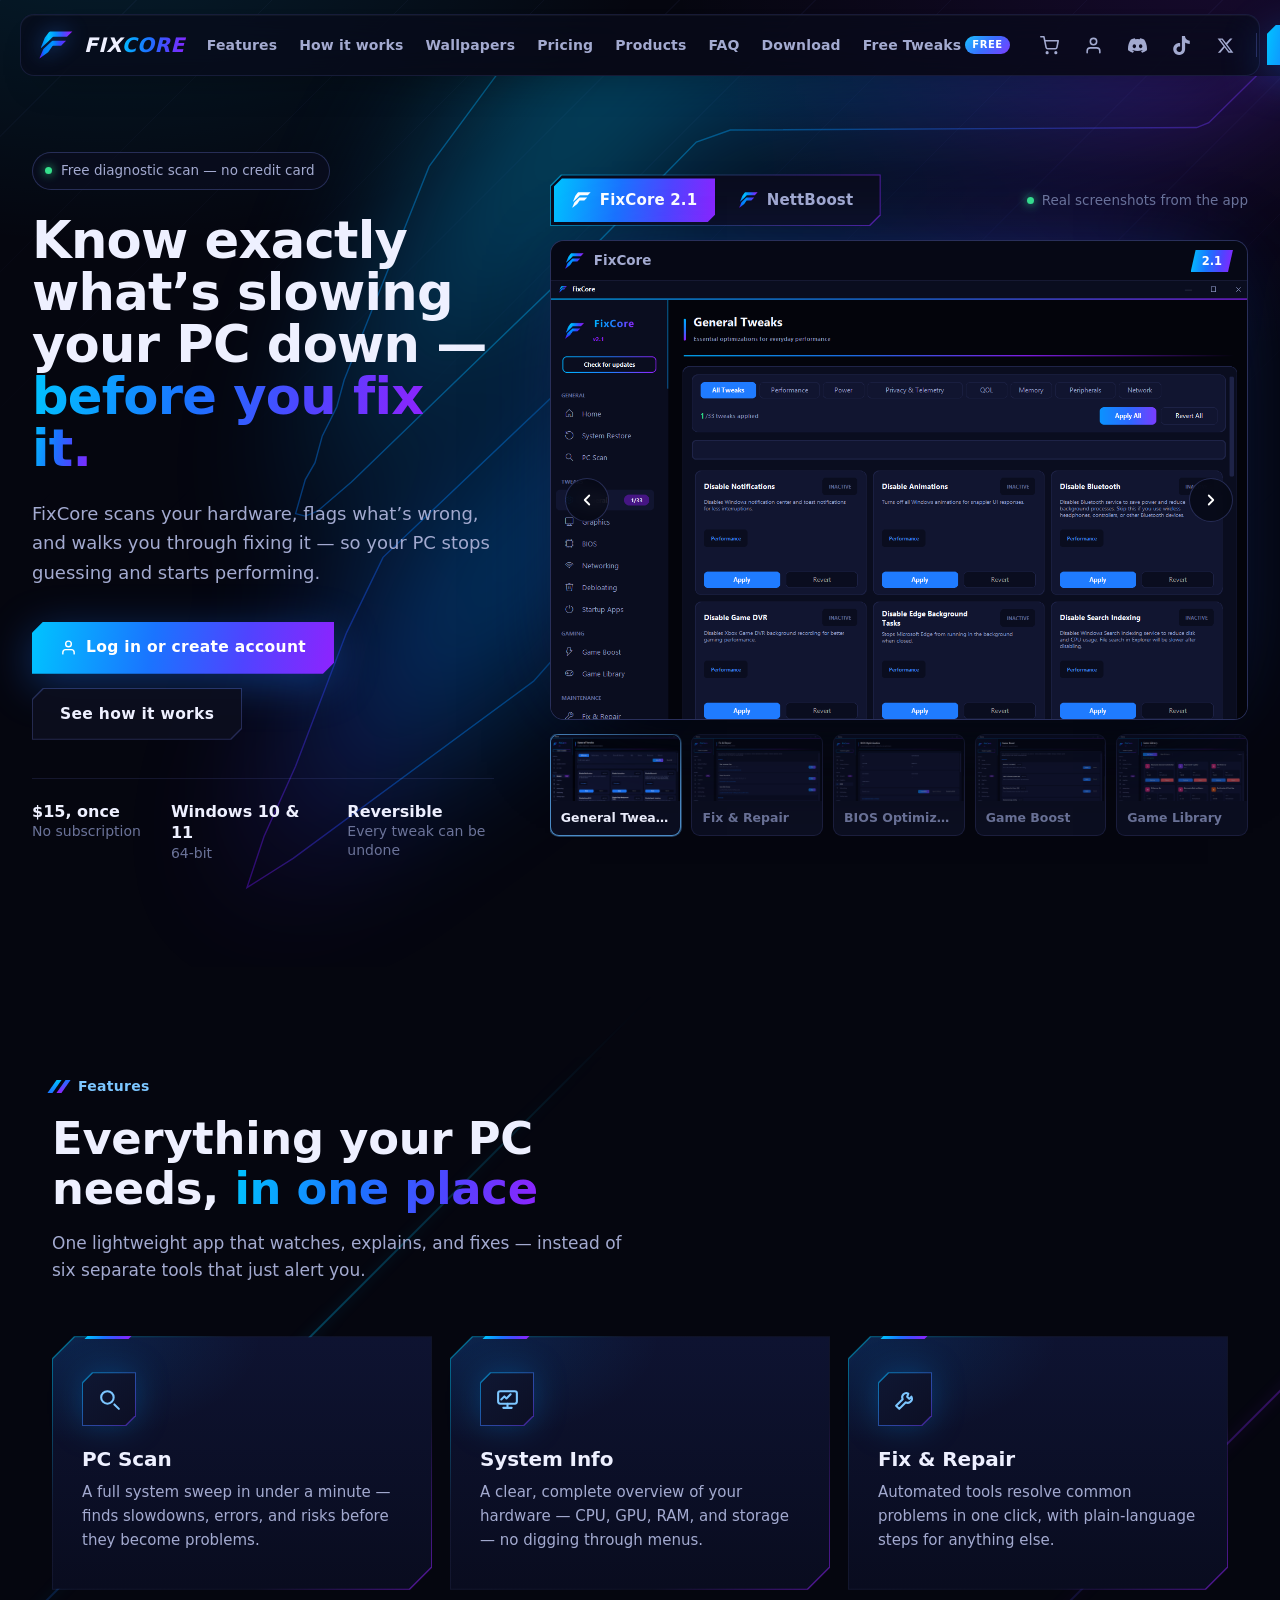
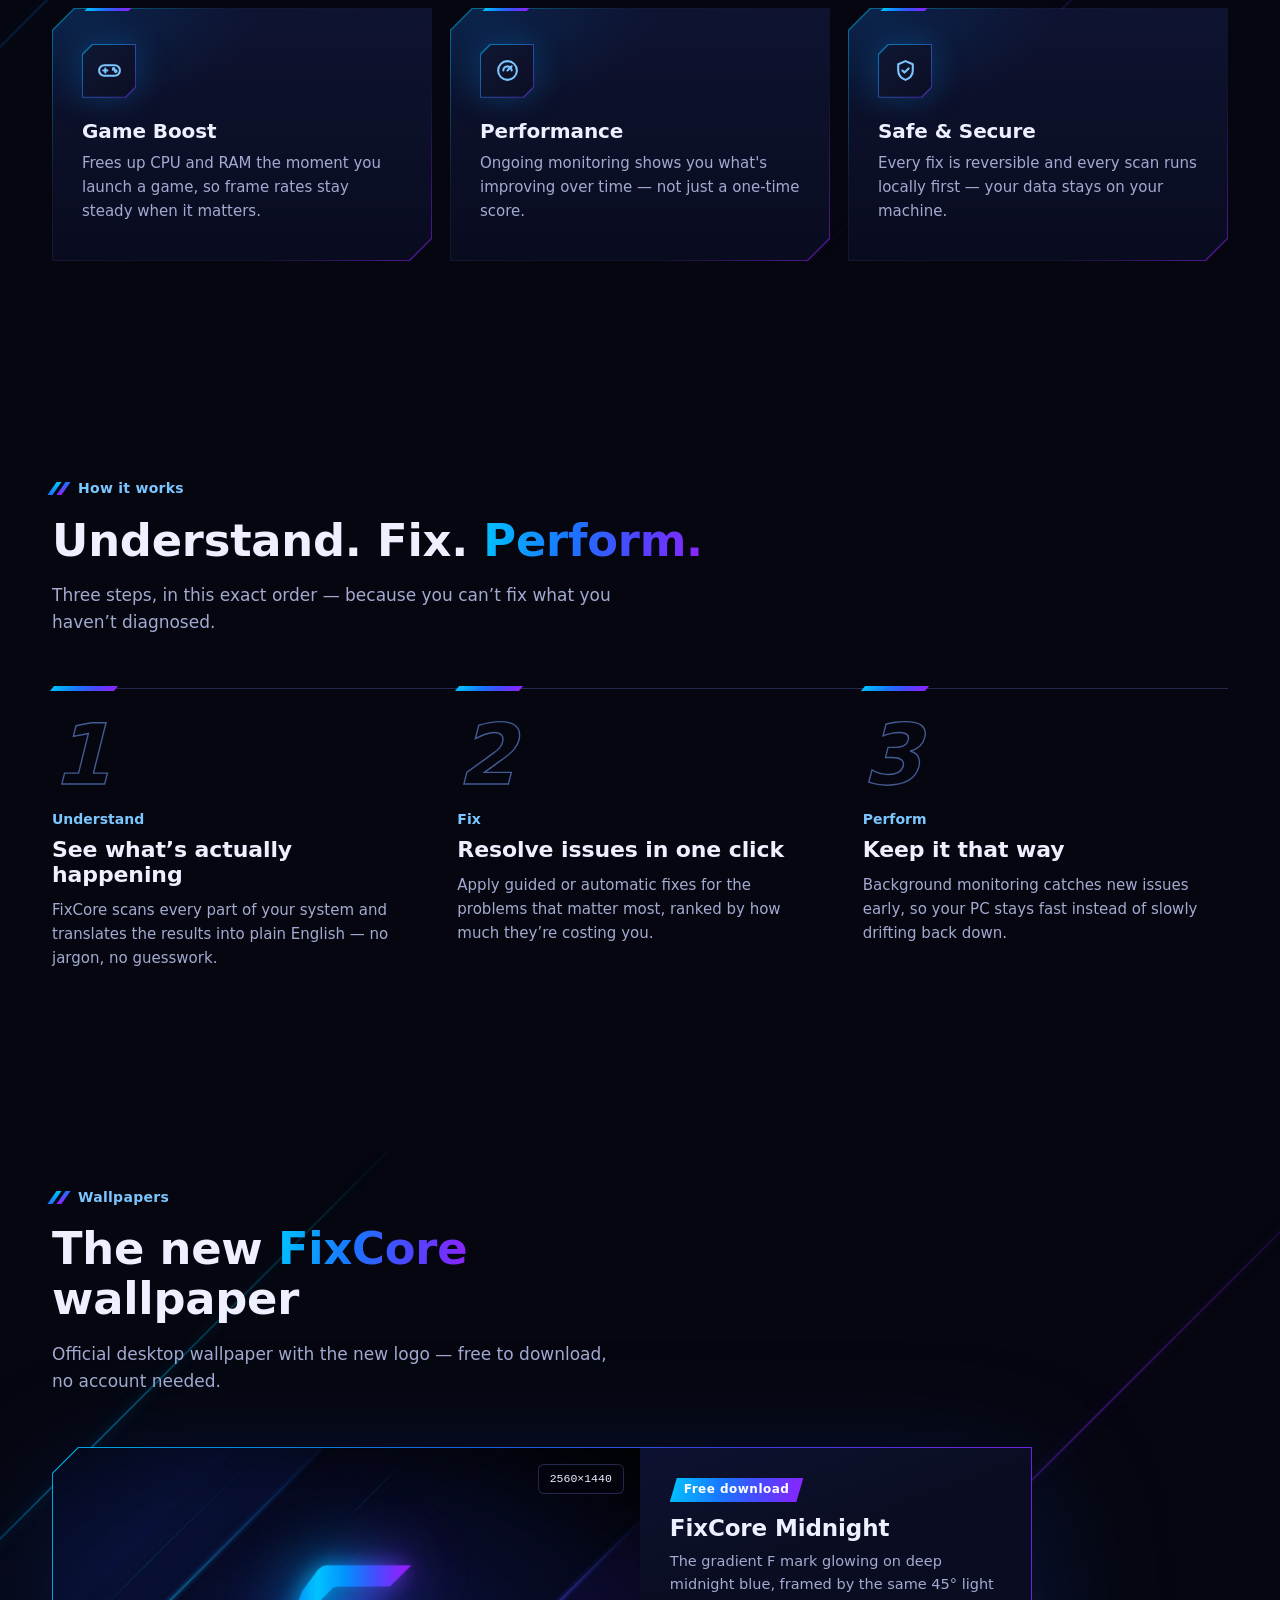
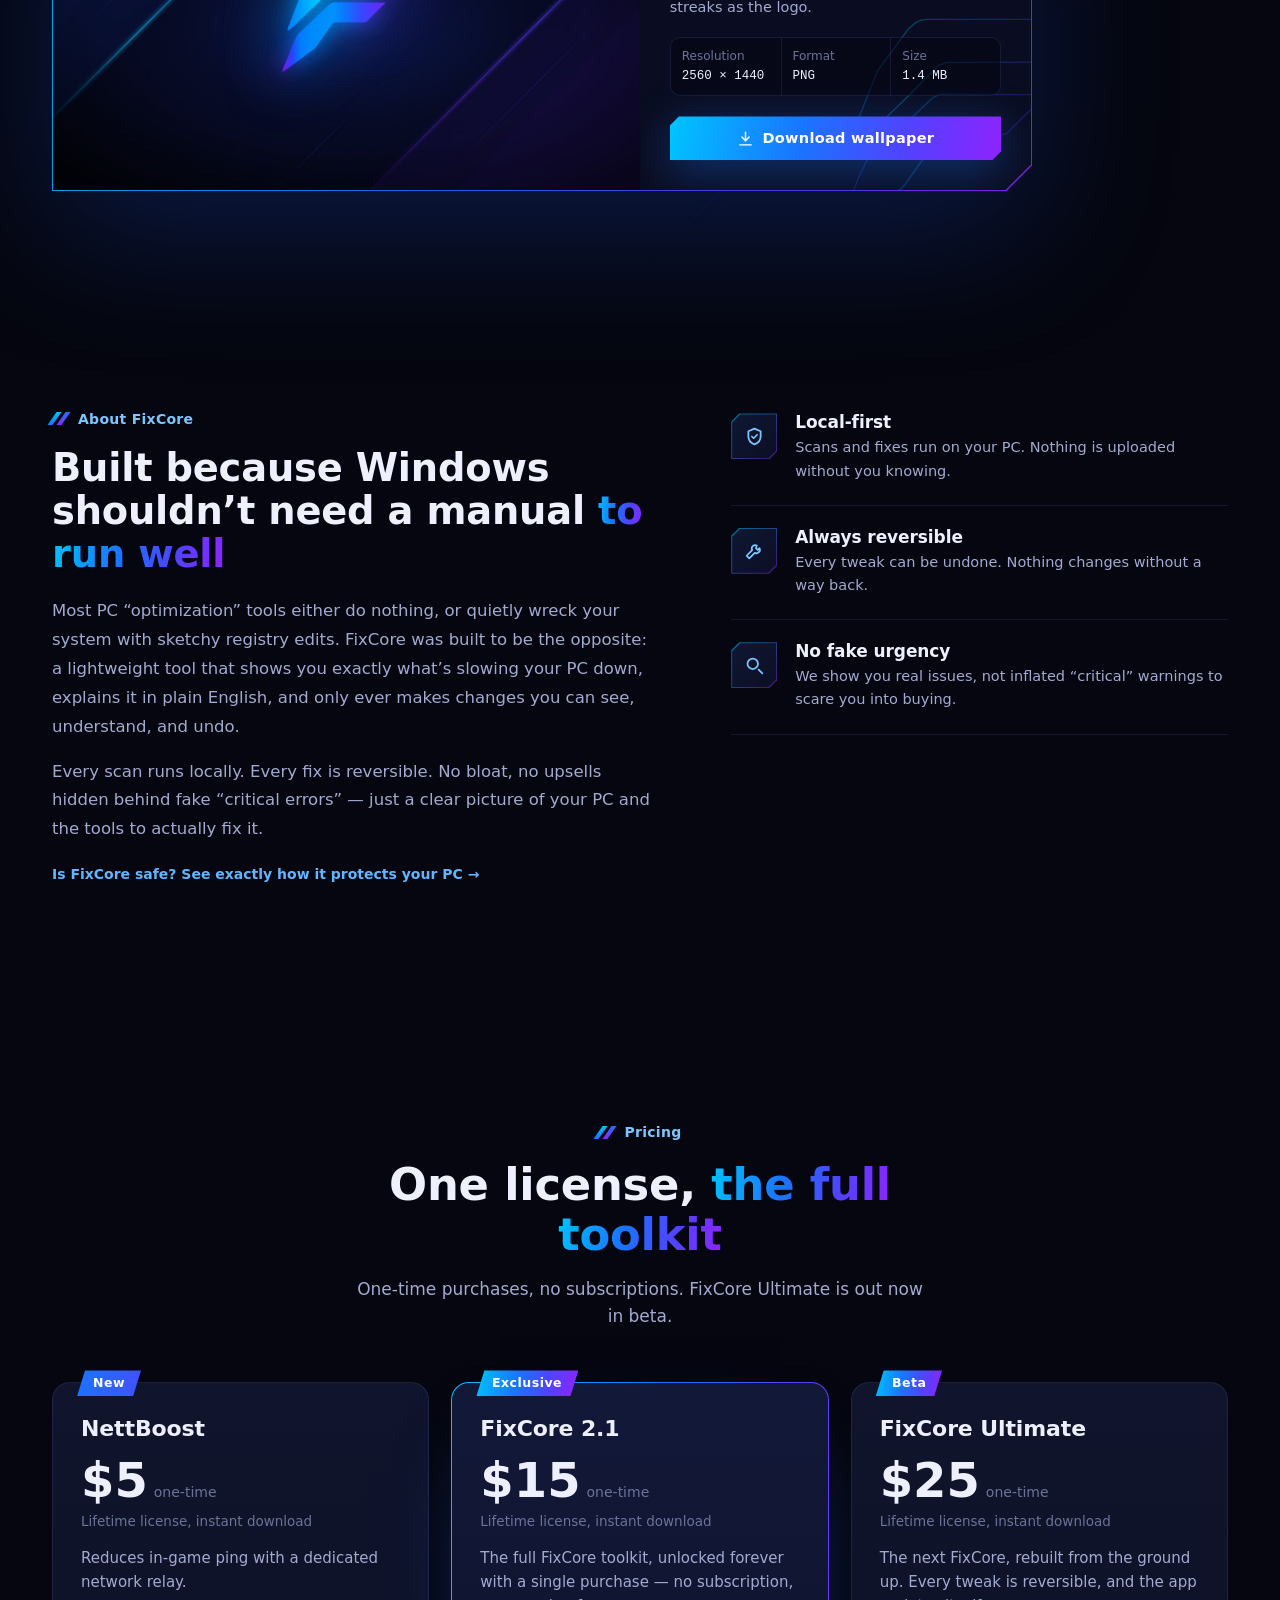
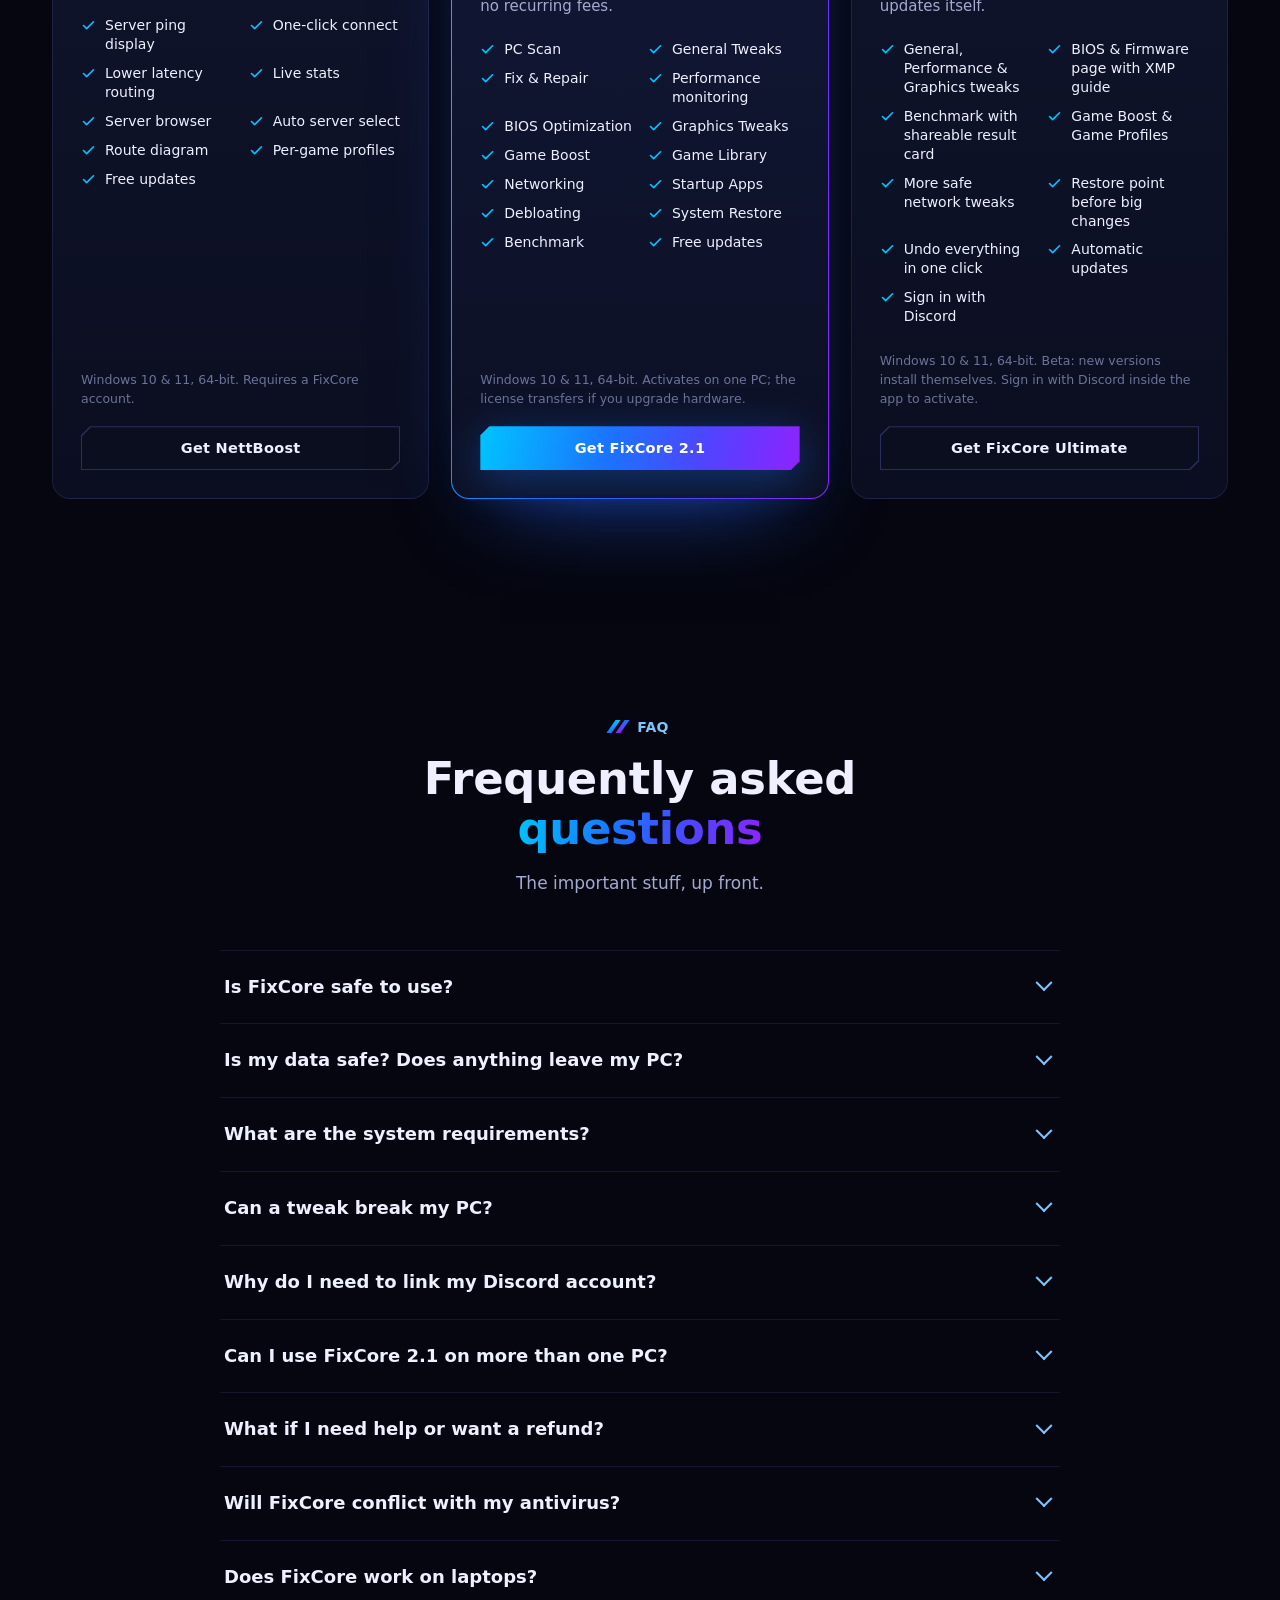
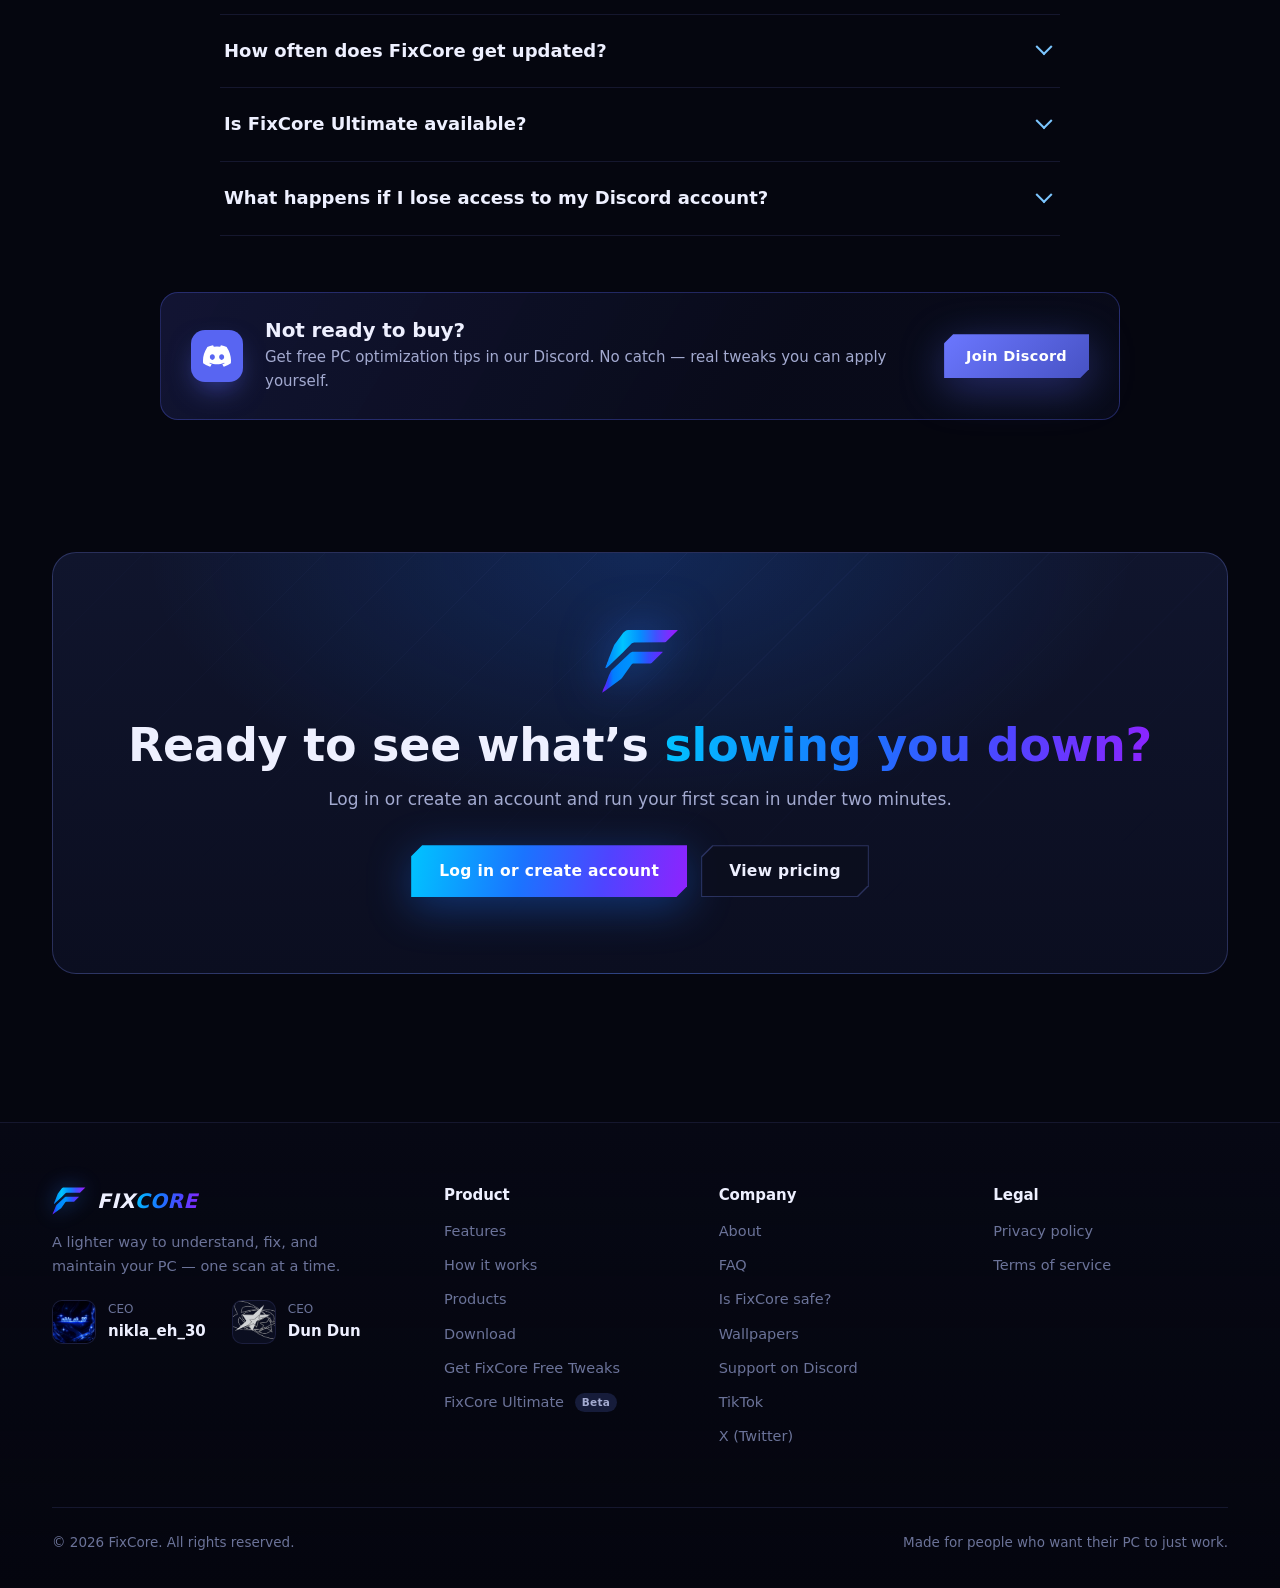
<file: index.html>
<!DOCTYPE html>
<html lang="en">
<head>
<meta charset="UTF-8">
<meta http-equiv="Content-Security-Policy" content="default-src 'self'; script-src 'self' 'sha256-C7/QdcrygOsLZdI83aR+hnTNc4lNRMxpNGlQm4Z0E5Y='; style-src 'self' 'unsafe-inline' https://fonts.googleapis.com; font-src 'self' data: https://fonts.gstatic.com; img-src 'self' data: https://cdn.discordapp.com https://media.discordapp.net; connect-src 'self' https://web-production-fae792.up.railway.app https://worker-production-8250.up.railway.app https://discord.com https://discordapp.com; object-src 'none'; base-uri 'self'; form-action 'self'">
<meta name="referrer" content="strict-origin-when-cross-origin">
<meta name="viewport" content="width=device-width, initial-scale=1.0">
<title>FixCore — Understand. Fix. Perform.</title>
<meta name="description" content="FixCore is a Windows 10/11 optimization and repair app. It scans your PC locally, explains what's slowing it down, and fixes it with reversible tweaks. One-time $15, no subscription.">
<link rel="canonical" href="https://fixcorepc.com/">
<meta property="og:url" content="https://fixcorepc.com/">
<script type="application/ld+json">{"@context": "https://schema.org", "@graph": [{"@type": "Organization", "@id": "https://fixcorepc.com/#org", "name": "FixCore", "url": "https://fixcorepc.com/", "logo": "https://fixcorepc.com/assets/fixcore-logo-512.png", "sameAs": ["https://discord.gg/xCGN2hXY8J", "https://www.tiktok.com/@fixcore_official"], "description": "FixCore makes Windows optimization and repair software: FixCore 2.1 and NettBoost."}, {"@type": "WebSite", "@id": "https://fixcorepc.com/#site", "name": "FixCore", "url": "https://fixcorepc.com/", "publisher": {"@id": "https://fixcorepc.com/#org"}}, {"@type": "SoftwareApplication", "name": "FixCore 2.1", "operatingSystem": "Windows 10, Windows 11 (64-bit)", "applicationCategory": "UtilitiesApplication", "description": "Windows 10/11 optimization and repair app: PC scan, reversible performance tweaks, fix & repair tools, BIOS optimization, graphics tweaks, Game Boost, networking, startup apps, debloating, System Restore and a before/after benchmark. One-time purchase, no subscription.", "url": "https://fixcorepc.com/fixcore-2-1.html", "downloadUrl": "https://fixcorepc.com/download.html", "publisher": {"@id": "https://fixcorepc.com/#org"}, "offers": {"@type": "Offer", "price": "15.00", "priceCurrency": "USD", "url": "https://fixcorepc.com/fixcore-2-1.html", "availability": "https://schema.org/InStock"}}, {"@type": "SoftwareApplication", "name": "FixCore NettBoost", "operatingSystem": "Windows 10, Windows 11 (64-bit)", "applicationCategory": "UtilitiesApplication", "description": "Lowers in-game ping by routing game traffic through a dedicated network relay, with live server ping, auto server select and per-game profiles.", "url": "https://fixcorepc.com/nettboost.html", "downloadUrl": "https://fixcorepc.com/download.html", "publisher": {"@id": "https://fixcorepc.com/#org"}, "offers": {"@type": "Offer", "price": "5.00", "priceCurrency": "USD", "url": "https://fixcorepc.com/nettboost.html", "availability": "https://schema.org/InStock"}}, {"@type": "FAQPage", "mainEntity": [{"@type": "Question", "name": "Is FixCore safe to use?", "acceptedAnswer": {"@type": "Answer", "text": "Yes. Scans and fixes run locally on your PC, nothing changes unless you choose it, and every change can be undone, including a full System Restore. The installer contains no bundled software, and payments go through Stripe. Read how FixCore keeps your PC safe."}}, {"@type": "Question", "name": "Is my data safe? Does anything leave my PC?", "acceptedAnswer": {"@type": "Answer", "text": "No. Every scan and fix runs locally on your machine. FixCore never uploads your files, settings, or personal data anywhere — the only things that leave your PC are your account email and your Discord username, used to sign you in."}}, {"@type": "Question", "name": "What are the system requirements?", "acceptedAnswer": {"@type": "Answer", "text": "Windows 10 or 11, 64-bit. 4 GB RAM minimum (8 GB recommended), and about 200 MB of free disk space. No separate .NET or runtime installs needed — everything is bundled in the .exe."}}, {"@type": "Question", "name": "Can a tweak break my PC?", "acceptedAnswer": {"@type": "Answer", "text": "Every change FixCore makes is reversible. BIOS, Graphics, and General Tweaks can be turned off the same way they were turned on, and System Restore lets you roll your whole system back to before you ran anything."}}, {"@type": "Question", "name": "Why do I need to link my Discord account?", "acceptedAnswer": {"@type": "Answer", "text": "Your FixCore account is created with your email and password. Linking Discord right after is what ties your license and scan history to that account — it's a one-time step. FixCore only reads your username and avatar; it can't see your messages, servers, or friends list."}}, {"@type": "Question", "name": "Can I use FixCore 2.1 on more than one PC?", "acceptedAnswer": {"@type": "Answer", "text": "FixCore 2.1 activates on a single PC per license. If you upgrade or replace your hardware, the license transfers — just sign in with the same Discord account on the new machine."}}, {"@type": "Question", "name": "What if I need help or want a refund?", "acceptedAnswer": {"@type": "Answer", "text": "Reach out any time through Support in the footer below. If something isn't working as expected, we'll help you fix it — and if you're not satisfied within 14 days of purchase, we'll refund it, no questions asked."}}, {"@type": "Question", "name": "Will FixCore conflict with my antivirus?", "acceptedAnswer": {"@type": "Answer", "text": "No. FixCore is a standard signed application and doesn't touch anything your antivirus should be worried about. Some antivirus tools flag new or unsigned tools by default — if that happens, just allow FixCore and it'll run normally."}}, {"@type": "Question", "name": "Does FixCore work on laptops?", "acceptedAnswer": {"@type": "Answer", "text": "Yes. All the software-level tweaks work the same on laptops as desktops. BIOS Optimization depends on your laptop manufacturer exposing those settings — FixCore checks automatically and skips anything your hardware doesn't support."}}, {"@type": "Question", "name": "How often does FixCore get updated?", "acceptedAnswer": {"@type": "Answer", "text": "We ship updates regularly as new Windows versions, GPU drivers, and games come out. Every FixCore 2.1 license includes free updates for as long as that version is supported — no extra cost, no separate purchase."}}, {"@type": "Question", "name": "What happens if I lose access to my Discord account?", "acceptedAnswer": {"@type": "Answer", "text": "Reach out through Support with your purchase details and we'll help move your license to a new Discord account. Keeping recovery options enabled on your Discord account is the best way to avoid this in the first place."}}]}]}</script>
<meta name="theme-color" content="#05060f">
<meta property="og:type" content="website">
<meta property="og:site_name" content="FixCore">
<meta property="og:title" content="FixCore — Understand. Fix. Perform.">
<meta property="og:description" content="FixCore is a Windows 10/11 optimization and repair app. It scans your PC locally, explains what's slowing it down, and fixes it with reversible tweaks. One-time $15, no subscription.">
<meta property="og:image" content="https://fixcorepc.com/assets/og-banner.jpg">
<meta property="og:image:width" content="1600">
<meta property="og:image:height" content="640">
<meta property="og:image:alt" content="FixCore — Scan, Fix, Optimize">
<meta name="twitter:image" content="https://fixcorepc.com/assets/og-banner.jpg">
<meta name="twitter:card" content="summary_large_image">
<link rel="icon" type="image/svg+xml" href="assets/fixcore-logo.svg">
<link rel="icon" type="image/png" sizes="32x32" href="assets/favicon-32.png">
<link rel="icon" type="image/png" sizes="192x192" href="assets/favicon-192.png">
<link rel="apple-touch-icon" sizes="180x180" href="assets/apple-touch-icon.png">
<link rel="preconnect" href="https://fonts.googleapis.com">
<link rel="preconnect" href="https://fonts.gstatic.com" crossorigin>
<link href="https://fonts.googleapis.com/css2?family=Archivo:wght@400;500;600;700&family=Chakra+Petch:ital,wght@0,500;0,600;0,700;1,600;1,700&family=JetBrains+Mono:wght@500&display=swap" rel="stylesheet">
<link rel="stylesheet" href="assets/fixcore.css?v=23">
<script src="assets/login-2fa.js?v=1"></script>
<script src="assets/site-status.js?v=1"></script>
</head>
<body class="page-index" id="top">
<svg class="svg-defs" aria-hidden="true" focusable="false"><defs><linearGradient id="fxIcon" gradientUnits="userSpaceOnUse" x1="2" y1="2" x2="22" y2="22"><stop offset="0" stop-color="#2ad4ff"/><stop offset=".55" stop-color="#3f7dff"/><stop offset="1" stop-color="#a64dff"/></linearGradient></defs></svg>
<a class="skip-link" href="#main">Skip to content</a>
<div class="page-bg" aria-hidden="true"></div>

<header class="site-header" id="siteHeader">
  <nav class="nav" aria-label="Main">
    <a class="brand" href="#top" aria-label="FixCore home">
      <img class="brand-mark" src="assets/fixcore-logo.svg" alt="" width="34" height="28">
      <span class="brand-word">FIX<span>CORE</span></span>
    </a>
    <ul class="nav-links" id="navLinks">
      <li><a href="#features">Features</a></li>
      <li><a href="#how-it-works">How it works</a></li>
      <li><a href="#wallpapers">Wallpapers</a></li>
      <li><a href="#pricing">Pricing</a></li>
      <li><a href="products.html">Products</a></li>
      <li><a href="#faq">FAQ</a></li>
      <li><a href="download.html">Download</a></li>
      <li><a href="free-tweaks.html" title="Get FixCore Free Tweaks">Free Tweaks <span style="display:inline-block;margin-left:4px;padding:2px 7px;border-radius:999px;font-size:10px;font-weight:700;letter-spacing:.06em;line-height:1.4;vertical-align:1px;color:#fff;background:linear-gradient(135deg,#19c3ff,#3b6dff 50%,#7b3cff);">FREE</span></a></li>
      <li id="dashNavLink" style="display:none;"><a href="#dashboard">Dashboard</a></li>
    </ul>
    <div class="nav-right">
      <button class="icon-btn cart-btn" id="cartBtn" type="button" aria-label="Open cart">
        <svg viewBox="0 0 24 24" fill="none" stroke="currentColor" stroke-width="2" stroke-linecap="round" stroke-linejoin="round" aria-hidden="true"><circle cx="9" cy="21" r="1"/><circle cx="20" cy="21" r="1"/><path d="M1 1h4l2.7 13.4a2 2 0 0 0 2 1.6h9.7a2 2 0 0 0 2-1.6L23 6H6"/></svg>
        <span class="cart-badge" id="cartBadge">0</span>
      </button>
      <button class="icon-btn" id="profileBtn" type="button" aria-label="Account"><svg viewBox="0 0 24 24" fill="none" stroke="currentColor" stroke-width="2" stroke-linecap="round" stroke-linejoin="round" aria-hidden="true"><path d="M20 21v-2a4 4 0 0 0-4-4H8a4 4 0 0 0-4 4v2"/><circle cx="12" cy="7" r="4"/></svg></button>
      <a class="icon-btn nav-discord" href="https://discord.gg/xCGN2hXY8J" target="_blank" rel="noopener" aria-label="Join the FixCore Discord" title="Discord"><svg viewBox="0 0 24 24" fill="currentColor" aria-hidden="true"><path d="M20.317 4.369a19.79 19.79 0 0 0-4.885-1.515.074.074 0 0 0-.079.037c-.211.375-.444.865-.608 1.25a18.27 18.27 0 0 0-5.487 0 12.6 12.6 0 0 0-.617-1.25.077.077 0 0 0-.079-.037A19.74 19.74 0 0 0 3.677 4.37a.07.07 0 0 0-.032.027C.533 9.046-.32 13.58.099 18.058a.082.082 0 0 0 .031.056 19.9 19.9 0 0 0 5.993 3.03.078.078 0 0 0 .084-.028 14.09 14.09 0 0 0 1.226-1.994.076.076 0 0 0-.041-.106 13.1 13.1 0 0 1-1.872-.892.077.077 0 0 1-.008-.128c.126-.094.252-.192.372-.291a.074.074 0 0 1 .077-.01c3.928 1.793 8.18 1.793 12.062 0a.074.074 0 0 1 .078.009c.12.099.246.198.373.292a.077.077 0 0 1-.006.127 12.3 12.3 0 0 1-1.873.892.076.076 0 0 0-.04.107c.36.698.772 1.362 1.225 1.993a.076.076 0 0 0 .084.029 19.84 19.84 0 0 0 6.002-3.03.077.077 0 0 0 .032-.055c.5-5.177-.838-9.674-3.549-13.662a.06.06 0 0 0-.031-.028zM8.02 15.331c-1.183 0-2.157-1.085-2.157-2.419 0-1.333.955-2.419 2.157-2.419 1.211 0 2.176 1.096 2.157 2.42 0 1.333-.955 2.418-2.157 2.418zm7.975 0c-1.183 0-2.157-1.085-2.157-2.419 0-1.333.955-2.419 2.157-2.419 1.211 0 2.176 1.096 2.157 2.42 0 1.333-.946 2.418-2.157 2.418z"/></svg></a>
      <a class="icon-btn nav-discord nav-tiktok" href="https://www.tiktok.com/@fixcore_official" target="_blank" rel="noopener" aria-label="FixCore on TikTok" title="TikTok"><svg viewBox="0 0 24 24" fill="currentColor" aria-hidden="true"><path d="M12.525.02c1.31-.02 2.61-.01 3.91-.02.08 1.53.63 3.09 1.75 4.17 1.12 1.11 2.7 1.62 4.24 1.79v4.03c-1.44-.05-2.89-.35-4.2-.97-.57-.26-1.1-.59-1.62-.93-.01 2.92.01 5.84-.02 8.75-.08 1.4-.54 2.79-1.35 3.94-1.31 1.92-3.58 3.17-5.91 3.21-1.43.08-2.86-.31-4.08-1.03-2.02-1.19-3.44-3.37-3.65-5.71-.02-.5-.03-1-.01-1.49.18-1.9 1.12-3.72 2.58-4.96 1.66-1.44 3.98-2.13 6.15-1.72.02 1.48-.04 2.96-.04 4.44-.99-.32-2.15-.23-3.02.37-.63.41-1.11 1.04-1.36 1.75-.21.51-.15 1.07-.14 1.61.24 1.64 1.82 3.02 3.5 2.87 1.12-.01 2.19-.66 2.77-1.61.19-.33.4-.67.41-1.06.1-1.79.06-3.57.07-5.36.01-4.03-.01-8.05.02-12.07z"/></svg></a>
      <a class="icon-btn nav-discord nav-x" href="https://x.com/FixCore_tweaks" target="_blank" rel="noopener" aria-label="FixCore on X" title="X"><svg viewBox="0 0 24 24" fill="currentColor" aria-hidden="true"><path d="M17.75 3h3.07l-6.71 7.67L22 21h-6.18l-4.84-6.33L5.44 21H2.37l7.18-8.2L2 3h6.34l4.37 5.78L17.75 3zm-1.08 16.18h1.7L7.4 4.73H5.58l11.09 14.45z"/></svg></a>
      <span class="nav-sep" aria-hidden="true"></span>
      <div class="nav-actions" id="navActions"><button class="btn btn-primary" id="openLogin" type="button">Log in</button></div>
      <button class="hamburger" id="hamburger" type="button" aria-label="Toggle menu" aria-expanded="false" aria-controls="navLinks"><span></span><span></span><span></span></button>
    </div>
  </nav>
</header>

<main id="main">
  <!-- HERO -->
  <section class="hero">
    <div class="hero-art" aria-hidden="true">
      <img class="glow" src="assets/fixcore-logo.svg" alt="">
      <img class="outline" src="assets/fixcore-outline.svg" alt="">
    </div>
    <div class="wrap hero-grid">
      <div class="hero-copy">
        <p class="hero-chip"><span class="dot"></span>Free diagnostic scan — no credit card</p>
        <h1>Know exactly what’s slowing your PC down — <span class="accent">before you fix it.</span></h1>
        <p class="lead">FixCore scans your hardware, flags what’s wrong, and walks you through fixing it — so your PC stops guessing and starts performing.</p>
        <div class="hero-ctas">
          <button class="btn btn-primary btn-lg" id="heroSignup" type="button"><svg viewBox="0 0 24 24" fill="none" stroke="currentColor" stroke-width="2" stroke-linecap="round" stroke-linejoin="round" aria-hidden="true"><path d="M20 21v-2a4 4 0 0 0-4-4H8a4 4 0 0 0-4 4v2"/><circle cx="12" cy="7" r="4"/></svg>Log in or create account</button>
          <a href="#how-it-works" class="btn btn-ghost btn-lg">See how it works</a>
        </div>
        <ul class="hero-facts">
          <li><b>$15, once</b>No subscription</li>
          <li><b>Windows 10 &amp; 11</b>64-bit</li>
          <li><b>Reversible</b>Every tweak can be undone</li>
        </ul>
      </div>

      <div class="app-preview" id="heroPreview" data-product="fixcore">
        <div class="app-preview-top">
          <div class="product-switch" role="tablist" aria-label="Choose product">
            <span class="ps-indicator" aria-hidden="true"></span>
            <button class="ps-btn active" type="button" role="tab" aria-selected="true" data-product="fixcore" data-title="FixCore" data-ver="2.1" data-note="Real screenshots from the app"><img src="assets/fixcore-logo.svg" alt="" width="19" height="16">FixCore 2.1</button>
            <button class="ps-btn" type="button" role="tab" aria-selected="false" tabindex="-1" data-product="nettboost" data-title="FixCore NettBoost" data-ver="New" data-note="Lower ping, steadier games"><img src="assets/fixcore-logo.svg" alt="" width="19" height="16">NettBoost</button>
          </div>
          <span class="app-preview-note"><span class="dot"></span><span data-hp-note>Real screenshots from the app</span></span>
        </div>
        <div class="app-window">
          <div class="app-window-bar"><img src="assets/fixcore-logo.svg" alt="" width="19" height="16"><span class="title" data-hp-title>FixCore</span><span class="ver" data-hp-ver>2.1</span></div>
          <div class="app-screen">
            <img id="heroPreviewImg" src="fixcore-general-tweaks.png" alt="FixCore 2.1: General Tweaks screen" width="1265" height="796">
            <div class="nb-spotlight" id="heroSpotlight" hidden>
              <div class="nb-spot-art" aria-hidden="true"><img src="assets/fixcore-logo.svg" alt="" width="240" height="200"></div>
              <div class="nb-spot-copy">
                <span class="product-tag">New</span>
                <h3>FixCore <span class="accent">NettBoost</span></h3>
                <p>Lower, steadier ping in the games you play. NettBoost routes your traffic through a dedicated relay.</p>
                <div class="nb-spot-ctas">
                  <a class="btn btn-primary" href="nettboost.html">Get NettBoost for $5</a>
                  <a class="btn btn-ghost" href="download.html">Download</a>
                </div>
              </div>
            </div>
            <button class="app-nav prev" id="heroPreviewPrev" type="button" aria-label="Previous screenshot"><svg viewBox="0 0 24 24" fill="none" stroke="currentColor" stroke-width="2.4" stroke-linecap="round" stroke-linejoin="round" aria-hidden="true"><path d="M15 6l-6 6 6 6"/></svg></button>
            <button class="app-nav next" id="heroPreviewNext" type="button" aria-label="Next screenshot"><svg viewBox="0 0 24 24" fill="none" stroke="currentColor" stroke-width="2.4" stroke-linecap="round" stroke-linejoin="round" aria-hidden="true"><path d="M9 6l6 6-6 6"/></svg></button>
          </div>
        </div>
        <div class="app-thumbs" data-product="fixcore">
          <button class="app-thumb active" type="button" data-src="fixcore-general-tweaks.png" data-alt="FixCore 2.1: General Tweaks screen" aria-label="Show General Tweaks" aria-pressed="true"><img src="fixcore-general-tweaks.png" alt="" loading="lazy"><span>General Tweaks</span></button>
          <button class="app-thumb" type="button" data-src="fixcore-fix-repair.png" data-alt="FixCore 2.1: Fix &amp; Repair screen" aria-label="Show Fix &amp; Repair" aria-pressed="false"><img src="fixcore-fix-repair.png" alt="" loading="lazy"><span>Fix &amp; Repair</span></button>
          <button class="app-thumb" type="button" data-src="fixcore-bios-optimization.png" data-alt="FixCore 2.1: BIOS Optimization screen" aria-label="Show BIOS Optimization" aria-pressed="false"><img src="fixcore-bios-optimization.png" alt="" loading="lazy"><span>BIOS Optimization</span></button>
          <button class="app-thumb" type="button" data-src="fixcore-game-boost.png" data-alt="FixCore 2.1: Game Boost screen" aria-label="Show Game Boost" aria-pressed="false"><img src="fixcore-game-boost.png" alt="" loading="lazy"><span>Game Boost</span></button>
          <button class="app-thumb" type="button" data-src="fixcore-game-library.png" data-alt="FixCore 2.1: Game Library screen" aria-label="Show Game Library" aria-pressed="false"><img src="fixcore-game-library.png" alt="" loading="lazy"><span>Game Library</span></button>
        </div>
        <div class="app-thumbs" data-product="nettboost" hidden>
          <div class="nb-tile"><svg viewBox="0 0 24 24" fill="none" stroke="currentColor" stroke-width="2" stroke-linecap="round" stroke-linejoin="round" aria-hidden="true"><path d="M12 12l4-4"/><circle cx="12" cy="12" r="9"/><path d="M8 12a4 4 0 0 1 8 0"/></svg><span>Server ping display</span></div>
          <div class="nb-tile"><svg viewBox="0 0 24 24" fill="none" stroke="currentColor" stroke-width="2" stroke-linecap="round" stroke-linejoin="round" aria-hidden="true"><path d="M13 2L3 14h9l-1 8 10-12h-9l1-8z"/></svg><span>One-click connect</span></div>
          <div class="nb-tile"><svg viewBox="0 0 24 24" fill="none" stroke="currentColor" stroke-width="2" stroke-linecap="round" stroke-linejoin="round" aria-hidden="true"><circle cx="6" cy="19" r="2"/><circle cx="18" cy="5" r="2"/><path d="M8 19h7.5a3.5 3.5 0 0 0 0-7h-7a3.5 3.5 0 0 1 0-7H16"/></svg><span>Lower latency routing</span></div>
          <div class="nb-tile"><svg viewBox="0 0 24 24" fill="none" stroke="currentColor" stroke-width="2" stroke-linecap="round" stroke-linejoin="round" aria-hidden="true"><rect x="2" y="7" width="20" height="10" rx="5"/><path d="M8 10v4M6 12h4"/><circle cx="16" cy="10.5" r="0.8" fill="currentColor"/><circle cx="18" cy="12.5" r="0.8" fill="currentColor"/></svg><span>Per-game profiles</span></div>
        </div>
      </div>
    </div>
  </section>

  <!-- FEATURES -->
  <section class="section" id="features">
    <div class="fx-streaks" aria-hidden="true"></div>
    <div class="wrap">
      <div class="section-head">
        <span class="kicker">Features</span>
        <h2>Everything your PC needs, <span class="accent">in one place</span></h2>
        <p>One lightweight app that watches, explains, and fixes — instead of six separate tools that just alert you.</p>
      </div>
      <div class="feature-grid">
        <div class="feature" data-reveal style="--d:0">
          <span class="accent-bar" aria-hidden="true"></span>
          <div class="icon-badge"><svg viewBox="0 0 24 24" fill="none" stroke="currentColor" stroke-width="2" stroke-linecap="round" stroke-linejoin="round" aria-hidden="true"><circle cx="10" cy="10" r="6"/><path d="M21 21l-4.3-4.3"/></svg></div>
          <h3>PC Scan</h3>
          <p>A full system sweep in under a minute — finds slowdowns, errors, and risks before they become problems.</p>
        </div>
        <div class="feature" data-reveal style="--d:1">
          <span class="accent-bar" aria-hidden="true"></span>
          <div class="icon-badge"><svg viewBox="0 0 24 24" fill="none" stroke="currentColor" stroke-width="2" stroke-linecap="round" stroke-linejoin="round" aria-hidden="true"><rect x="3" y="4" width="18" height="12" rx="2"/><path d="M8 20h8M12 16v4"/><path d="M6 12l3-3 2 2 4-4"/></svg></div>
          <h3>System Info</h3>
          <p>A clear, complete overview of your hardware — CPU, GPU, RAM, and storage — no digging through menus.</p>
        </div>
        <div class="feature" data-reveal style="--d:2">
          <span class="accent-bar" aria-hidden="true"></span>
          <div class="icon-badge"><svg viewBox="0 0 24 24" fill="none" stroke="currentColor" stroke-width="2" stroke-linecap="round" stroke-linejoin="round" aria-hidden="true"><path d="M14.7 6.3a4 4 0 0 0-5.4 5.4L3 18l3 3 6.3-6.3a4 4 0 0 0 5.4-5.4l-2.1 2.1-2-2z"/></svg></div>
          <h3>Fix &amp; Repair</h3>
          <p>Automated tools resolve common problems in one click, with plain-language steps for anything else.</p>
        </div>
        <div class="feature" data-reveal style="--d:0">
          <span class="accent-bar" aria-hidden="true"></span>
          <div class="icon-badge"><svg viewBox="0 0 24 24" fill="none" stroke="currentColor" stroke-width="2" stroke-linecap="round" stroke-linejoin="round" aria-hidden="true"><rect x="2" y="7" width="20" height="10" rx="5"/><path d="M8 10v4M6 12h4"/><circle cx="16" cy="10.5" r="0.8" fill="currentColor"/><circle cx="18" cy="12.5" r="0.8" fill="currentColor"/></svg></div>
          <h3>Game Boost</h3>
          <p>Frees up CPU and RAM the moment you launch a game, so frame rates stay steady when it matters.</p>
        </div>
        <div class="feature" data-reveal style="--d:1">
          <span class="accent-bar" aria-hidden="true"></span>
          <div class="icon-badge"><svg viewBox="0 0 24 24" fill="none" stroke="currentColor" stroke-width="2" stroke-linecap="round" stroke-linejoin="round" aria-hidden="true"><path d="M12 12l4-4"/><circle cx="12" cy="12" r="9"/><path d="M8 12a4 4 0 0 1 8 0"/></svg></div>
          <h3>Performance</h3>
          <p>Ongoing monitoring shows you what's improving over time — not just a one-time score.</p>
        </div>
        <div class="feature" data-reveal style="--d:2">
          <span class="accent-bar" aria-hidden="true"></span>
          <div class="icon-badge"><svg viewBox="0 0 24 24" fill="none" stroke="currentColor" stroke-width="2" stroke-linecap="round" stroke-linejoin="round" aria-hidden="true"><path d="M12 3l7 3v6c0 4.5-3 7.5-7 9-4-1.5-7-4.5-7-9V6l7-3z"/><path d="M9 12l2 2 4-4"/></svg></div>
          <h3>Safe &amp; Secure</h3>
          <p>Every fix is reversible and every scan runs locally first — your data stays on your machine.</p>
        </div>
      </div>
    </div>
  </section>

  <!-- HOW IT WORKS -->
  <section class="section" id="how-it-works">
    <div class="wrap">
      <div class="section-head">
        <span class="kicker">How it works</span>
        <h2>Understand. Fix. <span class="accent">Perform.</span></h2>
        <p>Three steps, in this exact order — because you can’t fix what you haven’t diagnosed.</p>
      </div>
      <ol class="steps">
        <li class="step" data-reveal style="--d:0">
          <span class="step-num">1</span>
          <span class="step-tag">Understand</span>
          <h3>See what’s actually happening</h3>
          <p>FixCore scans every part of your system and translates the results into plain English — no jargon, no guesswork.</p>
        </li>
        <li class="step" data-reveal style="--d:1">
          <span class="step-num">2</span>
          <span class="step-tag">Fix</span>
          <h3>Resolve issues in one click</h3>
          <p>Apply guided or automatic fixes for the problems that matter most, ranked by how much they’re costing you.</p>
        </li>
        <li class="step" data-reveal style="--d:2">
          <span class="step-num">3</span>
          <span class="step-tag">Perform</span>
          <h3>Keep it that way</h3>
          <p>Background monitoring catches new issues early, so your PC stays fast instead of slowly drifting back down.</p>
        </li>
      </ol>
    </div>
  </section>

  <!-- WALLPAPERS -->
  <section class="section" id="wallpapers">
    <div class="fx-streaks flip" aria-hidden="true"></div>
    <div class="wrap">
      <div class="section-head">
        <span class="kicker">Wallpapers</span>
        <h2>The new <span class="accent">FixCore</span> wallpaper</h2>
        <p>Official desktop wallpaper with the new logo — free to download, no account needed.</p>
      </div>
      <div class="wallpaper-card" data-reveal>
        <div class="wallpaper-thumb">
          <img src="assets/wallpaper-preview.jpg" alt="FixCore wallpaper: the gradient F logo glowing on dark blue with diagonal light streaks" width="1280" height="720" loading="lazy">
          <span class="wallpaper-res-tag">2560×1440</span>
        </div>
        <div class="wallpaper-info">
          <span class="product-tag">Free download</span>
          <h3>FixCore Midnight</h3>
          <p>The gradient F mark glowing on deep midnight blue, framed by the same 45° light streaks as the logo.</p>
          <dl class="wp-specs">
            <div><dt>Resolution</dt><dd>2560 × 1440</dd></div>
            <div><dt>Format</dt><dd>PNG</dd></div>
            <div><dt>Size</dt><dd>1.4 MB</dd></div>
          </dl>
          <a class="btn btn-primary" href="fixcore-wallpaper.png" download="fixcore-wallpaper.png"><svg viewBox="0 0 24 24" fill="none" stroke="currentColor" stroke-width="2" stroke-linecap="round" stroke-linejoin="round" aria-hidden="true"><path d="M12 3v12"/><path d="M7 10l5 5 5-5"/><path d="M4 21h16"/></svg>Download wallpaper</a>
        </div>
      </div>
    </div>
  </section>

  <!-- ABOUT -->
  <section class="section" id="about">
    <div class="wrap">
      <div class="about-grid">
        <div class="about-copy">
          <span class="kicker">About FixCore</span>
          <h2>Built because Windows shouldn’t need a manual <span class="accent">to run well</span></h2>
          <p>Most PC “optimization” tools either do nothing, or quietly wreck your system with sketchy registry edits. FixCore was built to be the opposite: a lightweight tool that shows you exactly what’s slowing your PC down, explains it in plain English, and only ever makes changes you can see, understand, and undo.</p>
          <p>Every scan runs locally. Every fix is reversible. No bloat, no upsells hidden behind fake “critical errors” — just a clear picture of your PC and the tools to actually fix it.</p>
          <p><a class="link-btn" href="safety.html">Is FixCore safe? See exactly how it protects your PC →</a></p>
        </div>
        <div class="about-values">
          <div class="about-value" data-reveal style="--d:0">
            <div class="icon-badge"><svg viewBox="0 0 24 24" fill="none" stroke="currentColor" stroke-width="2" stroke-linecap="round" stroke-linejoin="round" aria-hidden="true"><path d="M12 3l7 3v6c0 4.5-3 7.5-7 9-4-1.5-7-4.5-7-9V6l7-3z"/><path d="M9 12l2 2 4-4"/></svg></div>
            <div><h4>Local-first</h4><p>Scans and fixes run on your PC. Nothing is uploaded without you knowing.</p></div>
          </div>
          <div class="about-value" data-reveal style="--d:1">
            <div class="icon-badge"><svg viewBox="0 0 24 24" fill="none" stroke="currentColor" stroke-width="2" stroke-linecap="round" stroke-linejoin="round" aria-hidden="true"><path d="M14.7 6.3a4 4 0 0 0-5.4 5.4L3 18l3 3 6.3-6.3a4 4 0 0 0 5.4-5.4l-2.1 2.1-2-2z"/></svg></div>
            <div><h4>Always reversible</h4><p>Every tweak can be undone. Nothing changes without a way back.</p></div>
          </div>
          <div class="about-value" data-reveal style="--d:2">
            <div class="icon-badge"><svg viewBox="0 0 24 24" fill="none" stroke="currentColor" stroke-width="2" stroke-linecap="round" stroke-linejoin="round" aria-hidden="true"><circle cx="10" cy="10" r="6"/><path d="M21 21l-4.3-4.3"/></svg></div>
            <div><h4>No fake urgency</h4><p>We show you real issues, not inflated “critical” warnings to scare you into buying.</p></div>
          </div>
        </div>
      </div>
    </div>
  </section>

  <!-- DASHBOARD (shown after sign-in) -->
  <section class="section dashboard" id="dashboard">
    <div class="wrap">
      <div class="dash-head">
        <div>
          <h2>Your dashboard</h2>
          <p id="dashGreeting">Everything FixCore can do for this PC, in one place.</p>
        </div>
        <div class="dash-status"><span class="dot"></span>System monitored</div>
      </div>
      <div class="screenshot-tabs" id="screenshotTabs">
        <button class="screenshot-tab active" data-target="general-tweaks" type="button">General Tweaks</button>
        <button class="screenshot-tab" data-target="fix-repair" type="button">Fix &amp; Repair</button>
        <button class="screenshot-tab" data-target="bios-optimization" type="button">BIOS Optimization</button>
        <button class="screenshot-tab" data-target="game-boost" type="button">Game Boost</button>
        <button class="screenshot-tab" data-target="game-library" type="button">Game Library</button>
      </div>
      <p class="screenshot-caption">Real screenshots from FixCore 2.1 — no mockups, this is what you’ll actually see.</p>
      <div class="screenshot-frame">
        <img id="screenshotImg" src="fixcore-general-tweaks.png" alt="FixCore 2.1 app screenshot" width="1265" height="796" loading="lazy">
      </div>
    </div>
  </section>

  <!-- PRICING -->
  <section class="section" id="pricing">
    <div class="wrap">
      <div class="section-head center">
        <span class="kicker">Pricing</span>
        <h2>One license, <span class="accent">the full toolkit</span></h2>
        <p>One-time purchases, no subscriptions. FixCore Ultimate is out now in beta.</p>
      </div>
      <div class="pricing-grid">
        <article class="price-card" data-reveal>
          <span class="tag alt">New</span>
          <h3>NettBoost</h3>
          <div class="price">$5<small>one-time</small></div>
          <p class="price-meta">Lifetime license, instant download</p>
          <p class="desc">Reduces in-game ping with a dedicated network relay.</p>
          <ul class="check-list"><li><svg viewBox="0 0 24 24" fill="none" stroke="currentColor" stroke-width="2.6" stroke-linecap="round" stroke-linejoin="round" aria-hidden="true"><path d="M20 6L9 17l-5-5"/></svg><span>Server ping display</span></li><li><svg viewBox="0 0 24 24" fill="none" stroke="currentColor" stroke-width="2.6" stroke-linecap="round" stroke-linejoin="round" aria-hidden="true"><path d="M20 6L9 17l-5-5"/></svg><span>One-click connect</span></li><li><svg viewBox="0 0 24 24" fill="none" stroke="currentColor" stroke-width="2.6" stroke-linecap="round" stroke-linejoin="round" aria-hidden="true"><path d="M20 6L9 17l-5-5"/></svg><span>Lower latency routing</span></li><li><svg viewBox="0 0 24 24" fill="none" stroke="currentColor" stroke-width="2.6" stroke-linecap="round" stroke-linejoin="round" aria-hidden="true"><path d="M20 6L9 17l-5-5"/></svg><span>Live stats</span></li><li><svg viewBox="0 0 24 24" fill="none" stroke="currentColor" stroke-width="2.6" stroke-linecap="round" stroke-linejoin="round" aria-hidden="true"><path d="M20 6L9 17l-5-5"/></svg><span>Server browser</span></li><li><svg viewBox="0 0 24 24" fill="none" stroke="currentColor" stroke-width="2.6" stroke-linecap="round" stroke-linejoin="round" aria-hidden="true"><path d="M20 6L9 17l-5-5"/></svg><span>Auto server select</span></li><li><svg viewBox="0 0 24 24" fill="none" stroke="currentColor" stroke-width="2.6" stroke-linecap="round" stroke-linejoin="round" aria-hidden="true"><path d="M20 6L9 17l-5-5"/></svg><span>Route diagram</span></li><li><svg viewBox="0 0 24 24" fill="none" stroke="currentColor" stroke-width="2.6" stroke-linecap="round" stroke-linejoin="round" aria-hidden="true"><path d="M20 6L9 17l-5-5"/></svg><span>Per-game profiles</span></li><li><svg viewBox="0 0 24 24" fill="none" stroke="currentColor" stroke-width="2.6" stroke-linecap="round" stroke-linejoin="round" aria-hidden="true"><path d="M20 6L9 17l-5-5"/></svg><span>Free updates</span></li></ul>
          <p class="price-footnote">Windows 10 &amp; 11, 64-bit. Requires a FixCore account.</p>
          <a class="btn btn-ghost" href="nettboost.html">Get NettBoost</a>
        </article>
        <article class="price-card featured" data-reveal style="--d:1">
          <span class="tag">Exclusive</span>
          <h3>FixCore 2.1</h3>
          <div class="price">$15<small>one-time</small></div>
          <p class="price-meta">Lifetime license, instant download</p>
          <p class="desc">The full FixCore toolkit, unlocked forever with a single purchase — no subscription, no recurring fees.</p>
          <ul class="check-list"><li><svg viewBox="0 0 24 24" fill="none" stroke="currentColor" stroke-width="2.6" stroke-linecap="round" stroke-linejoin="round" aria-hidden="true"><path d="M20 6L9 17l-5-5"/></svg><span>PC Scan</span></li><li><svg viewBox="0 0 24 24" fill="none" stroke="currentColor" stroke-width="2.6" stroke-linecap="round" stroke-linejoin="round" aria-hidden="true"><path d="M20 6L9 17l-5-5"/></svg><span>General Tweaks</span></li><li><svg viewBox="0 0 24 24" fill="none" stroke="currentColor" stroke-width="2.6" stroke-linecap="round" stroke-linejoin="round" aria-hidden="true"><path d="M20 6L9 17l-5-5"/></svg><span>Fix &amp; Repair</span></li><li><svg viewBox="0 0 24 24" fill="none" stroke="currentColor" stroke-width="2.6" stroke-linecap="round" stroke-linejoin="round" aria-hidden="true"><path d="M20 6L9 17l-5-5"/></svg><span>Performance monitoring</span></li><li><svg viewBox="0 0 24 24" fill="none" stroke="currentColor" stroke-width="2.6" stroke-linecap="round" stroke-linejoin="round" aria-hidden="true"><path d="M20 6L9 17l-5-5"/></svg><span>BIOS Optimization</span></li><li><svg viewBox="0 0 24 24" fill="none" stroke="currentColor" stroke-width="2.6" stroke-linecap="round" stroke-linejoin="round" aria-hidden="true"><path d="M20 6L9 17l-5-5"/></svg><span>Graphics Tweaks</span></li><li><svg viewBox="0 0 24 24" fill="none" stroke="currentColor" stroke-width="2.6" stroke-linecap="round" stroke-linejoin="round" aria-hidden="true"><path d="M20 6L9 17l-5-5"/></svg><span>Game Boost</span></li><li><svg viewBox="0 0 24 24" fill="none" stroke="currentColor" stroke-width="2.6" stroke-linecap="round" stroke-linejoin="round" aria-hidden="true"><path d="M20 6L9 17l-5-5"/></svg><span>Game Library</span></li><li><svg viewBox="0 0 24 24" fill="none" stroke="currentColor" stroke-width="2.6" stroke-linecap="round" stroke-linejoin="round" aria-hidden="true"><path d="M20 6L9 17l-5-5"/></svg><span>Networking</span></li><li><svg viewBox="0 0 24 24" fill="none" stroke="currentColor" stroke-width="2.6" stroke-linecap="round" stroke-linejoin="round" aria-hidden="true"><path d="M20 6L9 17l-5-5"/></svg><span>Startup Apps</span></li><li><svg viewBox="0 0 24 24" fill="none" stroke="currentColor" stroke-width="2.6" stroke-linecap="round" stroke-linejoin="round" aria-hidden="true"><path d="M20 6L9 17l-5-5"/></svg><span>Debloating</span></li><li><svg viewBox="0 0 24 24" fill="none" stroke="currentColor" stroke-width="2.6" stroke-linecap="round" stroke-linejoin="round" aria-hidden="true"><path d="M20 6L9 17l-5-5"/></svg><span>System Restore</span></li><li><svg viewBox="0 0 24 24" fill="none" stroke="currentColor" stroke-width="2.6" stroke-linecap="round" stroke-linejoin="round" aria-hidden="true"><path d="M20 6L9 17l-5-5"/></svg><span>Benchmark</span></li><li><svg viewBox="0 0 24 24" fill="none" stroke="currentColor" stroke-width="2.6" stroke-linecap="round" stroke-linejoin="round" aria-hidden="true"><path d="M20 6L9 17l-5-5"/></svg><span>Free updates</span></li></ul>
          <p class="price-footnote">Windows 10 &amp; 11, 64-bit. Activates on one PC; the license transfers if you upgrade hardware.</p>
          <a class="btn btn-primary" href="fixcore-2-1.html">Get FixCore 2.1</a>
        </article>
        <article class="price-card" data-reveal style="--d:2">
          <span class="tag">Beta</span>
          <h3>FixCore Ultimate</h3>
          <div class="price">$25<small>one-time</small></div>
          <p class="price-meta">Lifetime license, instant download</p>
          <p class="desc">The next FixCore, rebuilt from the ground up. Every tweak is reversible, and the app updates itself.</p>
          <ul class="check-list"><li><svg viewBox="0 0 24 24" fill="none" stroke="currentColor" stroke-width="2.6" stroke-linecap="round" stroke-linejoin="round" aria-hidden="true"><path d="M20 6L9 17l-5-5"/></svg><span>General, Performance &amp; Graphics tweaks</span></li><li><svg viewBox="0 0 24 24" fill="none" stroke="currentColor" stroke-width="2.6" stroke-linecap="round" stroke-linejoin="round" aria-hidden="true"><path d="M20 6L9 17l-5-5"/></svg><span>BIOS &amp; Firmware page with XMP guide</span></li><li><svg viewBox="0 0 24 24" fill="none" stroke="currentColor" stroke-width="2.6" stroke-linecap="round" stroke-linejoin="round" aria-hidden="true"><path d="M20 6L9 17l-5-5"/></svg><span>Benchmark with shareable result card</span></li><li><svg viewBox="0 0 24 24" fill="none" stroke="currentColor" stroke-width="2.6" stroke-linecap="round" stroke-linejoin="round" aria-hidden="true"><path d="M20 6L9 17l-5-5"/></svg><span>Game Boost &amp; Game Profiles</span></li><li><svg viewBox="0 0 24 24" fill="none" stroke="currentColor" stroke-width="2.6" stroke-linecap="round" stroke-linejoin="round" aria-hidden="true"><path d="M20 6L9 17l-5-5"/></svg><span>More safe network tweaks</span></li><li><svg viewBox="0 0 24 24" fill="none" stroke="currentColor" stroke-width="2.6" stroke-linecap="round" stroke-linejoin="round" aria-hidden="true"><path d="M20 6L9 17l-5-5"/></svg><span>Restore point before big changes</span></li><li><svg viewBox="0 0 24 24" fill="none" stroke="currentColor" stroke-width="2.6" stroke-linecap="round" stroke-linejoin="round" aria-hidden="true"><path d="M20 6L9 17l-5-5"/></svg><span>Undo everything in one click</span></li><li><svg viewBox="0 0 24 24" fill="none" stroke="currentColor" stroke-width="2.6" stroke-linecap="round" stroke-linejoin="round" aria-hidden="true"><path d="M20 6L9 17l-5-5"/></svg><span>Automatic updates</span></li><li><svg viewBox="0 0 24 24" fill="none" stroke="currentColor" stroke-width="2.6" stroke-linecap="round" stroke-linejoin="round" aria-hidden="true"><path d="M20 6L9 17l-5-5"/></svg><span>Sign in with Discord</span></li></ul>
          <p class="price-footnote">Windows 10 &amp; 11, 64-bit. Beta: new versions install themselves. Sign in with Discord inside the app to activate.</p>
          <a class="btn btn-ghost" href="fixcore-ultimate.html">Get FixCore Ultimate</a>
        </article>
      </div>
    </div>
  </section>

  <!-- FAQ -->
  <section class="section" id="faq">
    <div class="wrap">
      <div class="section-head center">
        <span class="kicker">FAQ</span>
        <h2>Frequently asked <span class="accent">questions</span></h2>
        <p>The important stuff, up front.</p>
      </div>
      <div class="faq-list">
        <details class="faq-item"><summary>Is FixCore safe to use?</summary><p>Yes. Scans and fixes run locally on your PC, nothing changes unless you choose it, and every change can be undone, including a full System Restore. The installer contains no bundled software, and payments go through Stripe. <a class="link-btn" href="safety.html">Read how FixCore keeps your PC safe</a>.</p></details>
        <details class="faq-item">
          <summary>Is my data safe? Does anything leave my PC?</summary>
          <p>No. Every scan and fix runs locally on your machine. FixCore never uploads your files, settings, or personal data anywhere — the only things that leave your PC are your account email and your Discord username, used to sign you in.</p>
        </details>
        <details class="faq-item">
          <summary>What are the system requirements?</summary>
          <p>Windows 10 or 11, 64-bit. 4 GB RAM minimum (8 GB recommended), and about 200 MB of free disk space. No separate .NET or runtime installs needed — everything is bundled in the .exe.</p>
        </details>
        <details class="faq-item">
          <summary>Can a tweak break my PC?</summary>
          <p>Every change FixCore makes is reversible. BIOS, Graphics, and General Tweaks can be turned off the same way they were turned on, and System Restore lets you roll your whole system back to before you ran anything.</p>
        </details>
        <details class="faq-item">
          <summary>Why do I need to link my Discord account?</summary>
          <p>Your FixCore account is created with your email and password. Linking Discord right after is what ties your license and scan history to that account — it's a one-time step. FixCore only reads your username and avatar; it can't see your messages, servers, or friends list.</p>
        </details>
        <details class="faq-item">
          <summary>Can I use FixCore 2.1 on more than one PC?</summary>
          <p>FixCore 2.1 activates on a single PC per license. If you upgrade or replace your hardware, the license transfers — just sign in with the same Discord account on the new machine.</p>
        </details>
        <details class="faq-item">
          <summary>What if I need help or want a refund?</summary>
          <p>Reach out any time through Support in the footer below. If something isn't working as expected, we'll help you fix it — and if you're not satisfied within 14 days of purchase, we'll refund it, no questions asked.</p>
        </details>
        <details class="faq-item">
          <summary>Will FixCore conflict with my antivirus?</summary>
          <p>No. FixCore is a standard signed application and doesn't touch anything your antivirus should be worried about. Some antivirus tools flag new or unsigned tools by default — if that happens, just allow FixCore and it'll run normally.</p>
        </details>
        <details class="faq-item">
          <summary>Does FixCore work on laptops?</summary>
          <p>Yes. All the software-level tweaks work the same on laptops as desktops. BIOS Optimization depends on your laptop manufacturer exposing those settings — FixCore checks automatically and skips anything your hardware doesn't support.</p>
        </details>
        <details class="faq-item">
          <summary>How often does FixCore get updated?</summary>
          <p>We ship updates regularly as new Windows versions, GPU drivers, and games come out. Every FixCore 2.1 license includes free updates for as long as that version is supported — no extra cost, no separate purchase.</p>
        </details>
        <details class="faq-item">
          <summary>Is FixCore Ultimate available?</summary>
          <p>Yes, FixCore Ultimate is out now as a beta for a one-time $25 on the <a class="link-btn" href="fixcore-ultimate.html">FixCore Ultimate page</a>. It's the next FixCore, rebuilt from the ground up, with a BIOS &amp; Firmware page, a shareable benchmark, one-click Undo everything and automatic updates. As a beta it gets frequent updates, which install themselves. Beta news is posted first in our <a class="link-btn" href="https://discord.gg/xCGN2hXY8J" target="_blank" rel="noopener">Discord</a>.</p>
        </details>
        <details class="faq-item">
          <summary>What happens if I lose access to my Discord account?</summary>
          <p>Reach out through Support with your purchase details and we'll help move your license to a new Discord account. Keeping recovery options enabled on your Discord account is the best way to avoid this in the first place.</p>
        </details>
      </div>
      <div class="notready-cta">
        <div class="notready-icon"><svg viewBox="0 0 24 24" fill="currentColor" aria-hidden="true"><path d="M20.317 4.369a19.79 19.79 0 0 0-4.885-1.515.074.074 0 0 0-.079.037c-.211.375-.444.865-.608 1.25a18.27 18.27 0 0 0-5.487 0 12.6 12.6 0 0 0-.617-1.25.077.077 0 0 0-.079-.037A19.74 19.74 0 0 0 3.677 4.37a.07.07 0 0 0-.032.027C.533 9.046-.32 13.58.099 18.058a.082.082 0 0 0 .031.056 19.9 19.9 0 0 0 5.993 3.03.078.078 0 0 0 .084-.028 14.09 14.09 0 0 0 1.226-1.994.076.076 0 0 0-.041-.106 13.1 13.1 0 0 1-1.872-.892.077.077 0 0 1-.008-.128c.126-.094.252-.192.372-.291a.074.074 0 0 1 .077-.01c3.928 1.793 8.18 1.793 12.062 0a.074.074 0 0 1 .078.009c.12.099.246.198.373.292a.077.077 0 0 1-.006.127 12.3 12.3 0 0 1-1.873.892.076.076 0 0 0-.04.107c.36.698.772 1.362 1.225 1.993a.076.076 0 0 0 .084.029 19.84 19.84 0 0 0 6.002-3.03.077.077 0 0 0 .032-.055c.5-5.177-.838-9.674-3.549-13.662a.06.06 0 0 0-.031-.028zM8.02 15.331c-1.183 0-2.157-1.085-2.157-2.419 0-1.333.955-2.419 2.157-2.419 1.211 0 2.176 1.096 2.157 2.42 0 1.333-.955 2.418-2.157 2.418zm7.975 0c-1.183 0-2.157-1.085-2.157-2.419 0-1.333.955-2.419 2.157-2.419 1.211 0 2.176 1.096 2.157 2.42 0 1.333-.946 2.418-2.157 2.418z"/></svg></div>
        <div class="notready-cta-text">
          <h3>Not ready to buy?</h3>
          <p>Get free PC optimization tips in our Discord. No catch — real tweaks you can apply yourself.</p>
        </div>
        <a href="https://discord.gg/xCGN2hXY8J" target="_blank" rel="noopener" class="btn btn-discord">Join Discord</a>
      </div>
    </div>
  </section>

  <!-- CTA -->
  <section class="section" style="padding-top:24px;">
    <div class="wrap">
      <div class="cta-panel">
        <img class="cta-mark" src="assets/fixcore-logo.svg" alt="" width="78" height="65">
        <h2>Ready to see what’s <span class="accent">slowing you down?</span></h2>
        <p>Log in or create an account and run your first scan in under two minutes.</p>
        <div class="hero-ctas center">
          <button class="btn btn-primary btn-lg" id="ctaSignup" type="button">Log in or create account</button>
          <a href="#pricing" class="btn btn-ghost btn-lg">View pricing</a>
        </div>
      </div>
    </div>
  </section>
</main>

<footer class="site-footer">
  <div class="wrap">
    <div class="footer-grid">
      <div class="footer-brand">
        <a class="brand" href="index.html" aria-label="FixCore home">
          <img class="brand-mark" src="assets/fixcore-logo.svg" alt="" width="34" height="28">
          <span class="brand-word">FIX<span>CORE</span></span>
        </a>
        <p>A lighter way to understand, fix, and maintain your PC — one scan at a time.</p>
        <div class="ceo-credits">
          <div class="ceo-credit"><img src="assets/ceo-nikla.png" alt="" width="44" height="44" loading="lazy"><div><span class="ceo-role">CEO</span><span class="ceo-name">nikla_eh_30</span></div></div>
          <div class="ceo-credit"><img src="assets/ceo-dundun.png" alt="" width="44" height="44" loading="lazy"><div><span class="ceo-role">CEO</span><span class="ceo-name">Dun Dun</span></div></div>
        </div>
      </div>
      <div class="footer-col">
        <h4>Product</h4>
        <a href="index.html#features">Features</a>
        <a href="index.html#how-it-works">How it works</a>
        <a href="products.html">Products</a>
        <a href="download.html">Download</a>
        <a href="free-tweaks.html">Get FixCore Free Tweaks</a>
        <a href="fixcore-ultimate.html">FixCore Ultimate <span class="footer-soon">Beta</span></a>
      </div>
      <div class="footer-col">
        <h4>Company</h4>
        <a href="index.html#about">About</a>
        <a href="index.html#faq">FAQ</a>
        <a href="safety.html">Is FixCore safe?</a>
        <a href="index.html#wallpapers">Wallpapers</a>
        <a href="https://discord.gg/xCGN2hXY8J" target="_blank" rel="noopener">Support on Discord</a>
        <a href="https://www.tiktok.com/@fixcore_official" target="_blank" rel="noopener">TikTok</a>
        <a href="https://x.com/FixCore_tweaks" target="_blank" rel="noopener">X (Twitter)</a>
      </div>
      <div class="footer-col">
        <h4>Legal</h4>
        <a href="privacy.html">Privacy policy</a>
        <a href="terms.html">Terms of service</a>
      </div>
    </div>
    <div class="footer-bottom">
      <span>© <span data-year>2026</span> FixCore. All rights reserved.</span>
      <span>Made for people who want their PC to just work.</span>
    </div>
  </div>
</footer>

<!-- AUTH MODAL -->
<div class="modal-overlay" id="modalOverlay">
  <div class="modal">
    <button class="modal-close" id="modalClose" type="button" aria-label="Close"><svg viewBox="0 0 24 24" fill="none" stroke="currentColor" stroke-width="2" stroke-linecap="round" stroke-linejoin="round" aria-hidden="true"><path d="M18 6L6 18M6 6l12 12"/></svg></button>

    <div id="authForms">
      <div class="modal-tabs" id="authTabs">
        <button type="button" class="modal-tab active" id="authTabLogin" data-mode="login">Log in</button>
        <button type="button" class="modal-tab" id="authTabSignup" data-mode="signup">Sign up</button>
      </div>
      <div class="discord-panel">
<div class="field" style="text-align:left;">
          <label for="authEmail">Email address</label>
          <input type="email" id="authEmail" placeholder="you@example.com" autocomplete="email">
        </div>
        <div class="field" style="text-align:left;">
          <label for="authPassword" id="authPasswordLabel">Password</label>
          <input type="password" id="authPassword" placeholder="Your password" autocomplete="current-password">
          <p class="err-msg" id="authPasswordHint" style="display:none;color:var(--sub);font-size:12px;margin-top:6px;">Min. 8 characters</p>
        </div>
        <button type="button" class="btn btn-primary form-submit" id="authSubmitBtn">Log in</button>
        <p id="authError" style="margin-top:12px;color:var(--danger);font-size:12.5px;text-align:center;"></p>
        <p class="forgot-row"><a href="#" class="link-btn" id="forgotLink">Forgot password?</a></p>
      </div>
    </div>

    <div id="forgotPanel" class="forgot-panel" data-api="https://web-production-fae792.up.railway.app" hidden>
      <h2>Reset your password</h2>
      <p class="sub">Enter the email of your FixCore account and we'll send you a link to choose a new password.</p>
      <div class="field" style="text-align:left;">
        <label for="forgotEmail">Email address</label>
        <input type="email" id="forgotEmail" placeholder="you@example.com" autocomplete="email">
      </div>
      <button type="button" class="btn btn-primary form-submit" id="forgotSubmit">Send reset link</button>
      <p class="forgot-msg" id="forgotMsg"></p>
      <p class="forgot-row"><a href="#" class="link-btn" id="forgotBack">Back to log in</a></p>
    </div>
    <!-- STEP 2: DISCORD LINK (shown right after account creation) -->
    <div id="discordStepPanel" class="discord-panel" style="display:none;">
      <div class="modal-tabs" style="pointer-events:none;">
        <span class="modal-tab" style="opacity:.45;">1. Create account ✓</span>
        <span class="modal-tab active">2. Authorize Discord</span>
      </div>
      <div class="discord-mark">
        <svg width="32" height="32" viewBox="0 0 24 24" fill="#5865F2"><path d="M20.317 4.369a19.79 19.79 0 0 0-4.885-1.515.074.074 0 0 0-.079.037c-.21.375-.444.864-.608 1.25a18.27 18.27 0 0 0-5.487 0 12.64 12.64 0 0 0-.617-1.25.077.077 0 0 0-.079-.037 19.736 19.736 0 0 0-4.885 1.515.07.07 0 0 0-.032.027C.533 9.045-.32 13.579.099 18.057a.082.082 0 0 0 .031.056 19.9 19.9 0 0 0 5.993 3.03.078.078 0 0 0 .084-.028c.462-.63.874-1.295 1.226-1.994a.076.076 0 0 0-.041-.106 13.1 13.1 0 0 1-1.872-.892.077.077 0 0 1-.008-.128c.126-.094.252-.192.372-.291a.074.074 0 0 1 .077-.01c3.928 1.793 8.18 1.793 12.061 0a.073.073 0 0 1 .078.01c.12.099.246.198.373.292a.077.077 0 0 1-.006.128 12.3 12.3 0 0 1-1.873.891.076.076 0 0 0-.04.107c.36.698.772 1.362 1.225 1.993a.076.076 0 0 0 .084.029 19.84 19.84 0 0 0 6.002-3.03.077.077 0 0 0 .032-.055c.5-5.177-.838-9.674-3.548-13.66a.06.06 0 0 0-.031-.028zM8.02 15.331c-1.182 0-2.157-1.085-2.157-2.419 0-1.333.956-2.418 2.157-2.418 1.21 0 2.176 1.094 2.157 2.418 0 1.334-.956 2.419-2.157 2.419zm7.974 0c-1.183 0-2.157-1.085-2.157-2.419 0-1.333.955-2.418 2.157-2.418 1.21 0 2.176 1.094 2.157 2.418 0 1.334-.946 2.419-2.157 2.419z"/></svg>
      </div>
      <h2 id="discordStepTitle">Almost done</h2>
      <p class="sub" id="discordStepText">Authorize with Discord to link your license and purchases. You'll only need to do this once — never again after this.</p>
      <button type="button" class="btn btn-discord" id="discordStepBtn">
        <span>Authorize with Discord</span>
      </button>
      <p id="discordStepError" style="margin-top:12px;color:var(--danger);font-size:12.5px;text-align:center;"></p>
    </div>

    <!-- SUCCESS STATE -->
    <div id="successPane" class="success-box" style="display:none;">
      <div class="check">
        <svg width="24" height="24" viewBox="0 0 24 24" fill="none" stroke="#3ee08a" stroke-width="2.4" stroke-linecap="round" stroke-linejoin="round"><path d="M20 6L9 17l-5-5"/></svg>
      </div>
      <h2 id="successTitle">Account created</h2>
      <p id="successText">You're all set. Your dashboard is ready.</p>
      <button class="btn btn-primary form-submit" id="successClose">Continue</button>
    </div>
  </div>
</div>

<div class="toast" id="toast"><span class="dot"></span><span id="toastText">Welcome to FixCore</span></div>

<!-- CART DRAWER -->
<div class="cart-overlay" id="cartOverlay">
  <div class="cart-drawer">
    <div class="cart-head">
      <h2>Your cart</h2>
      <button class="modal-close" id="cartClose" type="button" aria-label="Close"><svg viewBox="0 0 24 24" fill="none" stroke="currentColor" stroke-width="2" stroke-linecap="round" stroke-linejoin="round" aria-hidden="true"><path d="M18 6L6 18M6 6l12 12"/></svg></button>
    </div>
    <div class="cart-body" id="cartBody"></div>
    <div class="cart-foot" id="cartFoot" style="display:none;">
      <div class="cart-sub"><span>Subtotal</span><b id="cartSubtotal">$0.00</b></div>
      <button class="btn btn-primary form-submit" id="checkoutBtn">Checkout</button>
    </div>
  </div>
</div>

<!-- ACCOUNT MODAL -->
<div class="modal-overlay" id="accountOverlay">
  <div class="modal account-modal">
    <button class="modal-close" id="accountClose" type="button" aria-label="Close"><svg viewBox="0 0 24 24" fill="none" stroke="currentColor" stroke-width="2" stroke-linecap="round" stroke-linejoin="round" aria-hidden="true"><path d="M18 6L6 18M6 6l12 12"/></svg></button>
    <div class="account-modal-inner">
    <div class="account-head">
      <span id="accountAvatarSlot"></span>
      <div>
        <h3 id="accountName">—</h3>
        <p id="accountTag">—</p>
        <p id="accountEmail" style="display:none;font-size:12px;color:var(--sub-dim);margin-top:2px;"></p>
      </div>
      <a class="btn btn-ghost account-settings-link" href="settings.html" style="margin-left:auto;height:38px;padding:0 14px;font-size:13.5px;">
        <svg viewBox="0 0 24 24" fill="none" stroke="currentColor" stroke-width="2" stroke-linecap="round" stroke-linejoin="round" aria-hidden="true"><circle cx="12" cy="12" r="3"/><path d="M19.4 15a1.65 1.65 0 0 0 .33 1.82l.06.06a2 2 0 1 1-2.83 2.83l-.06-.06a1.65 1.65 0 0 0-1.82-.33 1.65 1.65 0 0 0-1 1.51V21a2 2 0 1 1-4 0v-.09A1.65 1.65 0 0 0 9 19.4a1.65 1.65 0 0 0-1.82.33l-.06.06a2 2 0 1 1-2.83-2.83l.06-.06a1.65 1.65 0 0 0 .33-1.82 1.65 1.65 0 0 0-1.51-1H3a2 2 0 1 1 0-4h.09A1.65 1.65 0 0 0 4.6 9a1.65 1.65 0 0 0-.33-1.82l-.06-.06a2 2 0 1 1 2.83-2.83l.06.06a1.65 1.65 0 0 0 1.82.33H9a1.65 1.65 0 0 0 1-1.51V3a2 2 0 1 1 4 0v.09a1.65 1.65 0 0 0 1 1.51 1.65 1.65 0 0 0 1.82-.33l.06-.06a2 2 0 1 1 2.83 2.83l-.06.06a1.65 1.65 0 0 0-.33 1.82V9a1.65 1.65 0 0 0 1.51 1H21a2 2 0 1 1 0 4h-.09a1.65 1.65 0 0 0-1.51 1z"/></svg>
        Settings
      </a>
    </div>

    <div id="discordLinkBanner" style="display:none;align-items:center;justify-content:space-between;gap:14px;flex-wrap:wrap;background:rgba(88,101,242,0.1);border:1px solid rgba(88,101,242,0.35);border-radius:12px;padding:12px 16px;margin-bottom:20px;">
      <span style="font-size:13.5px;color:var(--ice);">Link your Discord account to sync purchases and licenses.</span>
      <button type="button" class="btn btn-discord" id="discordLinkBannerBtn" style="padding:8px 14px;font-size:13px;white-space:nowrap;">
        <svg viewBox="0 0 24 24" width="14" height="14" fill="currentColor" style="margin-right:4px;"><path d="M20.317 4.369a19.79 19.79 0 0 0-4.885-1.515.074.074 0 0 0-.079.037c-.211.375-.444.865-.608 1.25a18.27 18.27 0 0 0-5.487 0 12.6 12.6 0 0 0-.617-1.25.077.077 0 0 0-.079-.037A19.74 19.74 0 0 0 3.677 4.37a.07.07 0 0 0-.032.027C.533 9.046-.32 13.58.099 18.058a.082.082 0 0 0 .031.056 19.9 19.9 0 0 0 5.993 3.03.078.078 0 0 0 .084-.028 14.09 14.09 0 0 0 1.226-1.994.076.076 0 0 0-.041-.106 13.1 13.1 0 0 1-1.872-.892.077.077 0 0 1-.008-.128c.126-.094.252-.192.372-.291a.074.074 0 0 1 .077-.01c3.928 1.793 8.18 1.793 12.062 0a.074.074 0 0 1 .078.009c.12.099.246.198.373.292a.077.077 0 0 1-.006.127 12.3 12.3 0 0 1-1.873.892.076.076 0 0 0-.04.107c.36.698.772 1.362 1.225 1.993a.076.076 0 0 0 .084.029 19.84 19.84 0 0 0 6.002-3.03.077.077 0 0 0 .032-.055c.5-5.177-.838-9.674-3.549-13.662a.06.06 0 0 0-.031-.028zM8.02 15.331c-1.183 0-2.157-1.085-2.157-2.419 0-1.333.955-2.419 2.157-2.419 1.211 0 2.176 1.096 2.157 2.42 0 1.333-.955 2.418-2.157 2.418zm7.975 0c-1.183 0-2.157-1.085-2.157-2.419 0-1.333.955-2.419 2.157-2.419 1.211 0 2.176 1.096 2.157 2.42 0 1.333-.946 2.418-2.157 2.418z"/></svg>
        Authorize with Discord
      </button>
    </div>

    <div class="account-card">
      <h4>
        <svg viewBox="0 0 24 24" fill="none" stroke-width="2" stroke-linecap="round" stroke-linejoin="round"><path d="M20.91 8.84L8.56 21.19a3.5 3.5 0 0 1-4.95-4.95L15.96 3.89a2.5 2.5 0 0 1 3.54 3.54L7.05 19.88"/></svg>
        Purchases
      </h4>
      <div id="purchasesBody">
        <p style="color:var(--sub-dim);">Checking your Discord roles…</p>
      </div>
    </div>

    <div class="account-card" id="affiliateCard">
      <h4>
        <svg viewBox="0 0 24 24" fill="none" stroke-width="2" stroke-linecap="round" stroke-linejoin="round"><circle cx="12" cy="8" r="6"/><path d="M15.5 13.5L17 22l-5-3-5 3 1.5-8.5"/></svg>
        Affiliate Program
        <span class="account-badge-live">LIVE</span>
      </h4>
      <p style="margin-bottom:16px;">Refer friends and earn <strong data-aff-rate="fixcore">$1.00</strong> for every FixCore 2.1 sale and <strong data-aff-rate="nettboost">$0.80</strong> for every NettBoost sale made with your link or code. Your code is simply your Discord name — no signup needed.</p>
      <div class="affiliate-msg" id="affiliateMsg">Loading your referral stats…</div>
      <div class="affiliate-live" id="affiliateReady" style="display:none;">
        <div class="affiliate-tier">
          <span class="icon-circle"><svg viewBox="0 0 24 24" fill="none" stroke-width="2" stroke-linecap="round" stroke-linejoin="round"><path d="M8 21h8M12 17v4M17 4H7v5a5 5 0 0 0 10 0V4z"/><path d="M17 5h3a2 2 0 0 1 0 4h-1M7 5H4a2 2 0 0 0 0 4h1"/></svg></span>
          <div><div class="title">Starter Affiliate</div><div class="sub"><span data-aff-rate="fixcore">$1.00</span> per FixCore 2.1, <span data-aff-rate="nettboost">$0.80</span> per NettBoost</div></div>
        </div>
        <div class="affiliate-stats">
          <div class="affiliate-stat">
            <svg viewBox="0 0 24 24" fill="none" stroke-width="2" stroke-linecap="round" stroke-linejoin="round"><path d="M9 11l3 3L22 4"/><path d="M21 12v7a2 2 0 0 1-2 2H5a2 2 0 0 1-2-2V5a2 2 0 0 1 2-2h11"/></svg>
            <div class="val" id="affClicks">—</div><div class="lbl">Clicks</div>
          </div>
          <div class="affiliate-stat">
            <svg viewBox="0 0 24 24" fill="none" stroke-width="2" stroke-linecap="round" stroke-linejoin="round"><circle cx="9" cy="21" r="1"/><circle cx="20" cy="21" r="1"/><path d="M1 1h4l2.7 13.4a2 2 0 0 0 2 1.6h9.7a2 2 0 0 0 2-1.6L23 6H6"/></svg>
            <div class="val" id="affSales">—</div><div class="lbl">Sales</div>
          </div>
          <div class="affiliate-stat">
            <svg viewBox="0 0 24 24" fill="none" stroke-width="2" stroke-linecap="round" stroke-linejoin="round"><line x1="12" y1="1" x2="12" y2="23"/><path d="M17 5H9.5a3.5 3.5 0 0 0 0 7h5a3.5 3.5 0 0 1 0 7H6"/></svg>
            <div class="val" id="affEarned">—</div><div class="lbl">Earned</div>
          </div>
          <div class="affiliate-stat">
            <svg viewBox="0 0 24 24" fill="none" stroke-width="2" stroke-linecap="round" stroke-linejoin="round"><rect x="1" y="4" width="22" height="16" rx="2"/><path d="M1 10h22"/></svg>
            <div class="val" id="affBalance">—</div><div class="lbl">Available</div>
          </div>
        </div>
        <div class="aff-wallet" id="affWallet" hidden>
          <p class="aff-pending" id="affPendingNote"></p>
          <div class="aff-wallet-btns">
            <button type="button" class="btn btn-primary" id="affUseBtn">Use as discount</button>
            <button type="button" class="btn btn-ghost" id="affPayoutBtn">Request payout</button>
          </div>
          <p class="aff-hint" id="affWalletHint"></p>
          <div class="aff-panel" id="affUsePanel" hidden>
            <p>Turn your available balance into a one-time discount code. Pick what you want to buy:</p>
            <div class="aff-choice">
              <button type="button" class="aff-option" data-product="fixcore"><b>FixCore 2.1</b><span>Up to <span data-aff-max="fixcore">$10.00</span> off</span></button>
              <button type="button" class="aff-option" data-product="nettboost"><b>NettBoost</b><span>Up to <span data-aff-max="nettboost">$3.00</span> off</span></button>
            </div>
            <p class="aff-note">Each code uses up to the limit shown, the rest stays in your balance. Stripe takes one code per order, so it can't be combined with another discount code.</p>
          </div>
          <div class="aff-panel" id="affPayoutPanel" hidden>
            <div class="aff-tabs" role="tablist" aria-label="Payout method">
              <button type="button" class="aff-tab active" role="tab" aria-selected="true" data-method="paypal">PayPal</button>
              <button type="button" class="aff-tab" role="tab" aria-selected="false" data-method="bank">Bank transfer</button>
            </div>
            <div data-for="paypal">
              <div class="field"><label for="affPaypalEmail">PayPal email</label><input type="email" id="affPaypalEmail" autocomplete="email" placeholder="you@example.com"></div>
            </div>
            <div data-for="bank" hidden>
              <div class="field"><label for="affBankHolder">Account holder name</label><input type="text" id="affBankHolder" autocomplete="name"></div>
              <div class="field"><label for="affBankAccount">Account number or IBAN</label><input type="text" id="affBankAccount" autocomplete="off" spellcheck="false"></div>
              <div class="field"><label for="affBankSwift">SWIFT/BIC <span class="opt">(only for accounts outside Norway)</span></label><input type="text" id="affBankSwift" autocomplete="off" spellcheck="false"></div>
            </div>
            <p class="aff-error" id="affPayoutError"></p>
            <button type="button" class="btn btn-primary form-submit" id="affPayoutSubmit">Request payout</button>
            <p class="aff-note">You can cash out <span data-aff-payout>$5.00</span> at a time, once every <span data-aff-cooldown>4</span> days. Payouts are sent manually by the FixCore team.</p>
          </div>
          <div class="aff-history" id="affHistory"></div>
        </div>
        <div class="affiliate-field">
          <label>Your referral link</label>
          <div class="copy-row"><div class="box" id="affLink"></div><button type="button" class="affiliate-copy" data-copy="affLink">Copy</button></div>
        </div>
        <div class="affiliate-field" style="margin-bottom:0;">
          <label>Your referral code</label>
          <div class="copy-row"><div class="box" id="affCode"></div><button type="button" class="affiliate-copy" data-copy="affCode">Copy</button></div>
        </div>
      </div>
    </div>

    </div>
  </div>
</div>

<script>
(function(){
  "use strict";
  function escHtml(s){ return String(s == null ? '' : s).replace(/[&<>"']/g, function(c){ return { '&': '&amp;', '<': '&lt;', '>': '&gt;', '"': '&quot;', "'": '&#39;' }[c]; }); }

  // ---------- screenshot tabs (real app screenshots, no mockups) ----------
  (function initScreenshotTabs(){
    var tabs = document.getElementById('screenshotTabs');
    var img = document.getElementById('screenshotImg');
    if (!tabs || !img) return;
    var FILES = {
      'general-tweaks': 'fixcore-general-tweaks.png',
      'fix-repair': 'fixcore-fix-repair.png',
      'bios-optimization': 'fixcore-bios-optimization.png',
      'game-boost': 'fixcore-game-boost.png',
      'game-library': 'fixcore-game-library.png'
    };
    tabs.addEventListener('click', function(e){
      var btn = e.target.closest('.screenshot-tab');
      if (!btn) return;
      tabs.querySelectorAll('.screenshot-tab').forEach(function(t){ t.classList.remove('active'); });
      btn.classList.add('active');
      var file = FILES[btn.dataset.target];
      if (file) img.src = '' + file;
    });
  })();

  // ---------- state (persisted to localStorage, see below) ----------
  var currentUser = null;   // {username, tag, avatarUrl}
  var DISCORD_SESSION_KEY = 'fixcore_discord_user';
  // Restore a previous Discord sign-in so refreshing the page doesn't log
  // the person out — only the small profile object below is stored, never
  // the Discord access token itself.
  try {
    var savedUser = localStorage.getItem(DISCORD_SESSION_KEY);
    if (savedUser) currentUser = JSON.parse(savedUser);
    if (!currentUser){
      var savedEmailUser = localStorage.getItem('fixcore_email_user');
      if (savedEmailUser) currentUser = JSON.parse(savedEmailUser);
    }
  } catch (e) { /* localStorage unavailable or corrupted entry — just stay signed out */ }

  // A half-finished sign-up (Discord never linked) is not a signed-in session,
  // unless this page load is the Discord redirect that finishes it.
  if (currentUser && currentUser.discordLinked === false && location.hash.indexOf('access_token') === -1){
    currentUser = null;
    try { localStorage.removeItem('fixcore_email_user'); } catch (e) { /* ignore */ }
  }
  var cart = [];             // {plan, price}

  var DISCORD_CLIENT_ID = '1539670021532422154';
  var DISCORD_REDIRECT_URI = 'https://fixcorepc.com/callback.html';
  var DISCORD_GUILD_ID = '1538214452191826122';
  // Any purchase key redeemed via the FixCore bot grants one of these two
  // roles — checking for either is how "Purchases" knows you own FixCore
  // 2.1 without needing a website backend of its own.
  var FIXCORE_2_1_ROLE_IDS = ['1540798693123559474', '1538255411298304010'];
  // NettBoost is gated behind this single Discord role.
  var NETTBOOST_ROLE_ID = '1545452018313732116';
  // FixCore Ultimate is gated behind this single Discord role.
  var FIXCORE_ULTIMATE_ROLE_ID = '1549807754690957432';
  // FixCore Free Tweaks: given by the redeem bot for a free key.
  var FREE_TWEAKS_ROLE_ID = '1555947215938265209';
  function discordAuthorizeUrl(){
    var params = new URLSearchParams({
      client_id: DISCORD_CLIENT_ID,
      redirect_uri: DISCORD_REDIRECT_URI,
      response_type: 'token',
      scope: 'identify guilds.members.read'
    });
    return 'https://discord.com/api/oauth2/authorize?' + params.toString();
  }

  // Fetches this person's roles in the FixCore server ONCE, and returns
  // an object with all three "owns X" flags derived from that single
  // response — rather than three separate fetches to the same endpoint,
  // which was tripping Discord's rate limit on this route often enough
  // to make Purchases fail to load every so often. Rejects (rather than
  // resolving all-false) if the lookup itself failed, so callers can
  // tell "no roles" apart from "couldn't check".
  function fetchOwnedProducts(accessToken){
    return fetch('https://discord.com/api/v10/users/@me/guilds/' + DISCORD_GUILD_ID + '/member', {
      headers: { Authorization: 'Bearer ' + accessToken }
    }).then(function(res){
      if (!res.ok) throw new Error('member lookup failed ' + res.status);
      return res.json();
    }).then(function(member){
      var roles = member.roles || [];
      return {
        fixCore21: FIXCORE_2_1_ROLE_IDS.some(function(id){ return roles.indexOf(id) !== -1; }),
        nettBoost: roles.indexOf(NETTBOOST_ROLE_ID) !== -1,
        fixCoreUltimate: roles.indexOf(FIXCORE_ULTIMATE_ROLE_ID) !== -1,
        freeTweaks: roles.indexOf(FREE_TWEAKS_ROLE_ID) !== -1
      };
    });
  }

  // ---------- header scroll style ----------
  var header = document.getElementById('siteHeader');
  window.addEventListener('scroll', function(){
    if (window.scrollY > 8) header.classList.add('scrolled');
    else header.classList.remove('scrolled');
  });


  // ---------- auth modal open/close ----------
  var overlay = document.getElementById('modalOverlay');
  var authForms = document.getElementById('authForms');
  var successPane = document.getElementById('successPane');

  function openModal(){
    overlay.classList.add('open');
    authForms.style.display = 'block';
    document.getElementById('discordStepPanel').style.display = 'none';
    successPane.style.display = 'none';
    document.body.style.overflow = 'hidden';
  }
  function closeModal(){
    if (isDiscordStepOpen()) dropUnfinishedSignup();
    overlay.classList.remove('open');
    document.body.style.overflow = '';
  }

  ['openLogin','heroSignup','ctaSignup','panelFix','planFreeBtn'].forEach(function(id){
    var el = document.getElementById(id);
    if (el) el.addEventListener('click', function(){
      if (currentUser){ document.getElementById('dashboard').scrollIntoView({behavior:'smooth'}); }
      else openModal();
    });
  });
  document.getElementById('modalClose').addEventListener('click', closeModal);
  overlay.addEventListener('click', function(e){ if (e.target === overlay) closeModal(); });
  document.addEventListener('keydown', function(e){ if (e.key === 'Escape'){ closeModal(); closeCart(); closeAccount(); } });

  // ---------- toast ----------
  var toast = document.getElementById('toast');
  var toastText = document.getElementById('toastText');
  var toastTimer;
  function showToast(msg){
    toastText.textContent = msg;
    toast.classList.add('show');
    clearTimeout(toastTimer);
    toastTimer = setTimeout(function(){ toast.classList.remove('show'); }, 3200);
  }

  // ---------- email + password auth ----------
  // The old standalone "Authorize with Discord" entry point has been
  // removed on purpose — email is now the only way to sign in/up.
  // Discord linking happens right after (see startDiscordLink below),
  // not as a parallel option someone could pick instead.
  // Points at the fixcore-accounts backend (see README in that project).
  // Swap this for your real Railway URL once it's deployed.
  var API_BASE = 'https://web-production-fae792.up.railway.app';
  var EMAIL_SESSION_KEY = 'fixcore_email_user'; // separate from the Discord session key

  // ---------- referral link tracking ----------
  // ?ref=name in the URL is remembered for 30 days in this browser, so the
  // code is still applied if the visitor browses around before buying.
  var REF_KEY = 'fixcore_ref';
  var REF_TTL_MS = 30 * 24 * 60 * 60 * 1000;
  function cleanReferral(v){ return (v || '').trim().toLowerCase().replace(/[^a-z0-9_-]/g, '').slice(0, 32); }
  function getRememberedRef(){
    try {
      var saved = JSON.parse(localStorage.getItem(REF_KEY) || 'null');
      if (saved && saved.code && (Date.now() - saved.ts) < REF_TTL_MS) return saved.code;
    } catch (e) { /* ignore */ }
    return '';
  }
  (function captureReferral(){
    try {
      var ref = cleanReferral(new URLSearchParams(location.search).get('ref'));
      if (!ref) return;
      localStorage.setItem(REF_KEY, JSON.stringify({ code: ref, ts: Date.now() }));
      // Count the click once per browser per code (not on every page view).
      var countedKey = 'fixcore_ref_counted_' + ref;
      if (localStorage.getItem(countedKey)) return;
      fetch(API_BASE + '/api/affiliate/click', {
        method: 'POST',
        headers: { 'Content-Type': 'application/json' },
        body: JSON.stringify({ code: ref })
      }).then(function(res){
        // Only mark as counted once the server has actually accepted it, so a
        // failed request (backend down, CORS, wiped database) is retried next visit.
        if (res.ok) { try { localStorage.setItem(countedKey, '1'); } catch (e) {} }
      }).catch(function(){ /* tracking must never break the page */ });
    } catch (e) { /* localStorage unavailable — just skip tracking */ }
  })();


  var authMode = 'login';
  var authTabLogin = document.getElementById('authTabLogin');
  var authTabSignup = document.getElementById('authTabSignup');
  var authEmail = document.getElementById('authEmail');
  var authPassword = document.getElementById('authPassword');
  var authPasswordHint = document.getElementById('authPasswordHint');
  var authSubmitBtn = document.getElementById('authSubmitBtn');
  var authError = document.getElementById('authError');

  function setAuthMode(mode){
    authMode = mode;
    authTabLogin.classList.toggle('active', mode === 'login');
    authTabSignup.classList.toggle('active', mode === 'signup');
    authSubmitBtn.textContent = mode === 'login' ? 'Log in' : 'Create account';
    authPassword.setAttribute('autocomplete', mode === 'login' ? 'current-password' : 'new-password');
    authPasswordHint.style.display = mode === 'signup' ? '' : 'none';
  }
  authTabLogin.addEventListener('click', function(){ authError.textContent = ''; setAuthMode('login'); });
  authTabSignup.addEventListener('click', function(){ authError.textContent = ''; setAuthMode('signup'); });

  function saveEmailSession(token, user){
    var stored = {
      authToken: token,
      username: user.username,
      tag: user.email,
      avatarUrl: user.avatarUrl || null,
      email: user.email,
      discordLinked: !!user.discordLinked
    };
    try { localStorage.setItem(EMAIL_SESSION_KEY, JSON.stringify(stored)); } catch(e){}
    currentUser = stored;
    renderAuthNav();
    renderDashboard();
    renderCtas();
  }

  // ---------- sign-up must finish with Discord ----------
  // An email account only counts as signed in once Discord is linked.
  // Closing the modal while it still asks for Discord signs the person out again.
  function isDiscordStepOpen(){
    var ov = document.getElementById('modalOverlay');
    var panel = document.getElementById('discordStepPanel');
    return !!(ov && panel && ov.classList.contains('open') && panel.style.display !== 'none');
  }
  function dropUnfinishedSignup(){
    if (!currentUser || currentUser.discordLinked !== false) return;
    currentUser = null;
    try { localStorage.removeItem(EMAIL_SESSION_KEY); } catch (e) { /* ignore */ }
    try { sessionStorage.removeItem('fixcoreLinkDiscord'); } catch (e) { /* ignore */ }
    renderAuthNav();
    if (typeof renderDashboard === 'function') renderDashboard();
    if (typeof renderCtas === 'function') renderCtas();
    showToast('Not signed in. Link Discord to finish setting up your account.');
  }

  var discordLinkPopup = null;

  function finishDiscordLink(discordAccessToken){
    var savedEmailUser = null;
    try { savedEmailUser = JSON.parse(localStorage.getItem(EMAIL_SESSION_KEY) || 'null'); } catch (e) { /* ignore */ }
    if (!savedEmailUser || !savedEmailUser.authToken){
      showToast('Please sign in again before linking Discord.');
      return;
    }
    fetch(API_BASE + '/api/link-discord', {
      method: 'POST',
      headers: { 'Content-Type': 'application/json', 'Authorization': 'Bearer ' + savedEmailUser.authToken },
      body: JSON.stringify({ discordAccessToken: discordAccessToken })
    })
      .then(function(res){ return res.json().then(function(data){ return { ok: res.ok, data: data }; }); })
      .then(function(result){
        if (!result.ok){
          showToast((result.data && result.data.error) || 'Could not link Discord. Please try again.');
          return;
        }
        var updated = result.data.user;
        var merged = {
          authToken: savedEmailUser.authToken,
          username: updated.username,
          tag: savedEmailUser.tag || updated.email,
          avatarUrl: updated.avatarUrl || null,
          email: updated.email,
          discordLinked: true
        };
        try { localStorage.setItem(EMAIL_SESSION_KEY, JSON.stringify(merged)); } catch (e) { /* ignore */ }
        currentUser = merged;
        renderAuthNav();
        renderDashboard();
        renderCtas();
        closeModal();
        var banner = document.getElementById('discordLinkBanner');
        if (banner) banner.style.display = 'none';
        showToast('Discord linked! Signed in as ' + merged.username + '.');
      })
      .catch(function(){
        showToast('Could not reach the server to link Discord.');
      });
  }

  // The popup (callback.html, opened below) posts the Discord result back
  // here once it has it, then closes itself — this is what actually links
  // the account, regardless of which window ends up handling the redirect.
  window.addEventListener('message', function(event){
    if (event.origin !== window.location.origin) return;
    if (!event.data || !event.data.type) return;
    if (event.data.type === 'fixcore-discord-auth' && event.data.accessToken){
      finishDiscordLink(event.data.accessToken);
    } else if (event.data.type === 'fixcore-discord-auth-error'){
      showToast('Discord authorization was cancelled.');
    }
  });

  function startDiscordLink(){
    if (discordLinkPopup && !discordLinkPopup.closed){
      discordLinkPopup.location.href = discordAuthorizeUrl();
      discordLinkPopup.focus();
      return;
    }
    // Popup blocked (or this was called outside a click handler) — fall
    // back to a full-page redirect using the same session flag as before.
    try { sessionStorage.setItem('fixcoreLinkDiscord', '1'); } catch (e) { /* ignore */ }
    // Remember where the person was, so we can send them back after Discord.
    try { sessionStorage.setItem('fixcoreLinkReturn', location.pathname + location.search); } catch (e) { /* ignore */ }
    window.location.href = discordAuthorizeUrl();
  }

  function showDiscordStep(title, text){
    authForms.style.display = 'none';
    document.getElementById('discordStepTitle').textContent = title;
    document.getElementById('discordStepText').textContent = text;
    document.getElementById('discordStepPanel').style.display = '';
  }

  authSubmitBtn.addEventListener('click', function(){
    var email = authEmail.value.trim();
    var password = authPassword.value;
    authError.textContent = '';

    if (!email || !password){
      authError.textContent = 'Please fill in both fields.';
      return;
    }
    if (authMode === 'signup' && password.length < 8){
      authError.textContent = 'Password must be at least 8 characters.';
      return;
    }

    authSubmitBtn.disabled = true;
    authSubmitBtn.textContent = authMode === 'login' ? 'Logging in…' : 'Creating account…';


    var endpoint = authMode === 'login' ? '/api/login' : '/api/register';
    fetch(API_BASE + endpoint, {
      method: 'POST',
      headers: { 'Content-Type': 'application/json' },
      body: JSON.stringify({ email: email, password: password })
    })
      .then(function(res){ return res.json().then(function(data){ return { ok: res.ok, data: data }; }); })
      .then(function(result){
        if (!result.ok){
          authError.textContent = (result.data && result.data.error) || 'Something went wrong. Please try again.';
          if (discordLinkPopup && !discordLinkPopup.closed) discordLinkPopup.close();
          return;
        }
        saveEmailSession(result.data.token, result.data.user);
        if (authMode === 'signup'){
          showDiscordStep('Almost done', "Authorize with Discord to link your license and purchases. You'll only need to do this once — never again after this.");
        } else if (!result.data.user.discordLinked){
          // Signed in fine, but this account was never linked to Discord —
          // explain why the same step shows up again, rather than just
          // silently redirecting them.
          showDiscordStep('One more step', "You're signed in, but this account isn't linked to Discord yet — that's what syncs your purchases and license. Authorize it now; you'll only need to do this once.");
        } else {
          closeModal();
          openAccount();
        }
      })
      .catch(function(){
        authError.textContent = 'Could not reach the server. Please try again in a moment.';
        if (discordLinkPopup && !discordLinkPopup.closed) discordLinkPopup.close();
      })
      .finally(function(){
        authSubmitBtn.disabled = false;
        setAuthMode(authMode);
      });
  });

  // Runs once on page load. Discord redirects back to the homepage
  // with #access_token=...&token_type=Bearer in the URL — this page must
  // actually be served at that exact address for the redirect to land here.
  // After the full-page Discord redirect lands on callback.html, go back to
  // the page the person started on (checkout, home, ...) instead of leaving
  // them stranded here. The result message travels along as a toast.
  function returnAfterLink(message, stayHere){
    var returnTo = '';
    try { returnTo = sessionStorage.getItem('fixcoreLinkReturn') || ''; sessionStorage.removeItem('fixcoreLinkReturn'); } catch (e) { /* ignore */ }
    // Only ever go back to one of our own pages — and never to this redirect page itself.
    if (returnTo && /^\/[A-Za-z0-9._\-\/]*(\?[^#]*)?$/.test(returnTo) && returnTo.indexOf('callback.html') === -1){
      try { sessionStorage.setItem('fixcoreFlash', message); } catch (e) { /* ignore */ }
      window.location.replace(returnTo);
      return;
    }
    stayHere();
  }

  function checkDiscordRedirect(){
    // If this page was opened as a popup (see startDiscordLink), it exists
    // only to grab the Discord result and hand it back to the window that
    // opened it — never show anything in the popup itself, just close it.
    var isPopup = false;
    try { isPopup = !!(window.opener && !window.opener.closed); } catch (e) { /* ignore */ }
    if (isPopup){
      if (location.hash && location.hash.indexOf('access_token') !== -1){
        var popupParams = new URLSearchParams(location.hash.slice(1));
        try { window.opener.postMessage({ type: 'fixcore-discord-auth', accessToken: popupParams.get('access_token') }, window.location.origin); } catch (e) { /* ignore */ }
      } else {
        try { window.opener.postMessage({ type: 'fixcore-discord-auth-error' }, window.location.origin); } catch (e) { /* ignore */ }
      }
      window.close();
      return;
    }

    if (!location.hash || location.hash.indexOf('access_token') === -1){
      if (location.hash.indexOf('error=') !== -1){
        showToast('Discord sign-in was cancelled.');
        history.replaceState(null, '', location.pathname + location.search);
      }
      return;
    }
    var hashParams = new URLSearchParams(location.hash.slice(1));
    var token = hashParams.get('access_token');
    history.replaceState(null, '', location.pathname + location.search);
    if (!token) return;

    // Fallback path: only reached if the popup above got blocked and we
    // fell back to a full-page redirect (see startDiscordLink).
    var linkingDiscord = false;
    try {
      linkingDiscord = sessionStorage.getItem('fixcoreLinkDiscord') === '1';
      sessionStorage.removeItem('fixcoreLinkDiscord');
    } catch (e) { /* ignore */ }

    if (linkingDiscord){
      var savedEmailUser = null;
      try { savedEmailUser = JSON.parse(localStorage.getItem(EMAIL_SESSION_KEY) || 'null'); } catch (e) { /* ignore */ }
      if (savedEmailUser && savedEmailUser.authToken){
        fetch(API_BASE + '/api/link-discord', {
          method: 'POST',
          headers: { 'Content-Type': 'application/json', 'Authorization': 'Bearer ' + savedEmailUser.authToken },
          body: JSON.stringify({ discordAccessToken: token })
        })
          .then(function(res){ return res.json().then(function(data){ return { ok: res.ok, data: data }; }); })
          .then(function(result){
            if (!result.ok){
              var linkError = (result.data && result.data.error) || 'Could not link Discord. Please try again.';
              returnAfterLink(linkError, function(){ showToast(linkError); });
              return;
            }
            var updated = result.data.user;
            // discordLinked: true is what tells every page this account is done — without it
            // the checkout kept asking to link Discord again and again.
            var merged = { authToken: savedEmailUser.authToken, username: updated.username, tag: savedEmailUser.tag || updated.email, avatarUrl: updated.avatarUrl || null, email: updated.email, discordLinked: true };
            try { localStorage.setItem(EMAIL_SESSION_KEY, JSON.stringify(merged)); } catch (e) { /* ignore */ }
            currentUser = merged;
            var linkedMsg = 'Discord linked! Signed in as ' + merged.username + '.';
            returnAfterLink(linkedMsg, function(){
              renderAuthNav();
              renderDashboard();
              renderCtas();
              showToast(linkedMsg);
            });
          })
          .catch(function(){
            var netMsg = 'Could not reach the server to link Discord.';
            returnAfterLink(netMsg, function(){ showToast(netMsg); });
          });
        return;
      }
    }

    fetch('https://discord.com/api/users/@me', {
      headers: { Authorization: 'Bearer ' + token }
    })
      .then(function(res){
        if (!res.ok) throw new Error('discord api error ' + res.status);
        return res.json();
      })
      .then(function(user){
        var avatarUrl = user.avatar
          ? 'https://cdn.discordapp.com/avatars/' + user.id + '/' + user.avatar + '.png?size=64'
          : null;
        currentUser = {
          id: user.id,
          username: user.global_name || user.username,
          tag: '@' + user.username,
          avatarUrl: avatarUrl,
          accessToken: token
        };
        try { localStorage.setItem(DISCORD_SESSION_KEY, JSON.stringify(currentUser)); } catch (e) { /* ignore */ }
        renderAuthNav();
        renderDashboard();
        renderCtas();
        showToast('Signed in as ' + currentUser.tag + ' via Discord.');
        setTimeout(function(){
          document.getElementById('dashboard').scrollIntoView({behavior:'smooth'});
        }, 300);
      })
      .catch(function(){
        showToast('Discord sign-in failed. Please try again.');
      });
  }

  document.getElementById('successClose').addEventListener('click', function(){
    closeModal();
    showToast('Signed in as ' + (currentUser ? currentUser.tag : '') + '.');
    var target = document.getElementById('dashboard');
    if (currentUser) setTimeout(function(){ target.scrollIntoView({behavior:'smooth'}); }, 250);
  });

  function initials(name){
    return String(name || '?').slice(0,2).toUpperCase();
  }

  // ---------- nav auth UI ----------
  var navActions = document.getElementById('navActions');
  var dashNavLink = document.getElementById('dashNavLink');
  function renderAuthNav(){
    dashNavLink.style.display = currentUser ? 'block' : 'none';
    if (currentUser){
      var avatarHtml = currentUser.avatarUrl
        ? '<img class="avatar" src="' + escHtml(currentUser.avatarUrl) + '" alt="">'
        : '<span class="avatar">' + escHtml(initials(currentUser.username)) + '</span>';
      navActions.innerHTML =
        '<button class="user-chip" id="accountBtn" type="button">' + avatarHtml + '<span>' + escHtml(currentUser.username) + '</span></button>' +
        '<button class="btn btn-text" id="logoutBtn">Log out</button>';
      document.getElementById('accountBtn').addEventListener('click', openAccount);
      document.getElementById('logoutBtn').addEventListener('click', function(){
        currentUser = null;
        try { localStorage.removeItem(DISCORD_SESSION_KEY); } catch (e) { /* ignore */ }
        try { localStorage.removeItem('fixcore_email_user'); } catch (e) { /* ignore */ }
        renderAuthNav();
        renderDashboard();
        renderCtas();
        showToast('You have been signed out.');
      });
    } else {
      navActions.innerHTML =
        '<button class="btn btn-primary" id="openLogin">' +
        '<svg viewBox="0 0 24 24" width="18" height="18" fill="none" stroke="currentColor" stroke-width="2" stroke-linecap="round" stroke-linejoin="round" style="flex-shrink:0;"><path d="M20 21v-2a4 4 0 0 0-4-4H8a4 4 0 0 0-4 4v2"/><circle cx="12" cy="7" r="4"/></svg>' +
        'Log in</button>';
      document.getElementById('openLogin').addEventListener('click', openModal);
    }
  }

  // ---------- dashboard ----------
  var dashboardSection = document.getElementById('dashboard');
  var dashGreeting = document.getElementById('dashGreeting');
  function renderDashboard(){
    dashboardSection.classList.toggle('show', !!currentUser);
    if (currentUser) dashGreeting.textContent = 'Signed in as ' + currentUser.tag + ' — everything FixCore can do for this PC.';
  }

  // ---------- sign-in CTAs (hidden once already signed in) ----------
  var heroSignupBtn = document.getElementById('heroSignup');
  var ctaSignupBtn = document.getElementById('ctaSignup');
  function renderCtas(){
    heroSignupBtn.style.display = currentUser ? 'none' : '';
    ctaSignupBtn.style.display = currentUser ? 'none' : '';
  }

  // ---------- cart ----------
  var cartOverlay = document.getElementById('cartOverlay');
  var cartBody = document.getElementById('cartBody');
  var cartFoot = document.getElementById('cartFoot');
  var cartBadge = document.getElementById('cartBadge');
  var cartSubtotal = document.getElementById('cartSubtotal');

  function openCart(){ cartOverlay.classList.add('open'); document.body.style.overflow = 'hidden'; }
  function closeCart(){ cartOverlay.classList.remove('open'); document.body.style.overflow = ''; }
  document.getElementById('cartBtn').addEventListener('click', openCart);
  document.getElementById('cartClose').addEventListener('click', closeCart);
  cartOverlay.addEventListener('click', function(e){ if (e.target === cartOverlay) closeCart(); });

  document.getElementById('profileBtn').addEventListener('click', function(){
    if (currentUser) openAccount();
    else openModal();
  });

  // ---------- account modal ----------
  var accountOverlay = document.getElementById('accountOverlay');
  function openAccount(){
    if (!currentUser) return;
    var avatarSlot = document.getElementById('accountAvatarSlot');
    avatarSlot.innerHTML = currentUser.avatarUrl
      ? '<img class="avatar-lg" src="' + escHtml(currentUser.avatarUrl) + '" alt="">'
      : '<span class="avatar-lg">' + escHtml(initials(currentUser.username)) + '</span>';
    document.getElementById('accountName').textContent = currentUser.username;
    document.getElementById('accountTag').textContent = currentUser.tag;
    var accountEmailEl = document.getElementById('accountEmail');
    if (currentUser.email){
      accountEmailEl.textContent = 'Linked email: ' + currentUser.email;
      accountEmailEl.style.display = '';
    } else {
      accountEmailEl.style.display = 'none';
    }
    // Only email-based sessions carry an explicit discordLinked flag —
    // a plain Discord-only session is inherently linked, so the banner
    // only ever shows for an email account that hasn't authorized yet.
    document.getElementById('discordLinkBanner').style.display = (currentUser.discordLinked === false) ? 'flex' : 'none';
    accountOverlay.classList.add('open');
    document.body.style.overflow = 'hidden';
    renderPurchases();
    renderAffiliate();
  }

  // ---------- affiliate program ----------
  // The referral code is the person's Discord name and is created by the
  // backend automatically the first time this loads — nothing to sign up for.
  function money(n){ return '$' + Number(n || 0).toFixed(2); }

  // ---------- affiliate wallet: spend the balance as a discount, or request a payout ----------
  var AFF_PAGES = { fixcore: 'fixcore-2-1.html', nettboost: 'nettboost.html' };
  var AFF_NAMES = { fixcore: 'FixCore 2.1', nettboost: 'NettBoost' };
  var affWallet = document.getElementById('affWallet');
  var affUseBtn = document.getElementById('affUseBtn');
  var affPayoutBtn = document.getElementById('affPayoutBtn');
  var affUsePanel = document.getElementById('affUsePanel');
  var affPayoutPanel = document.getElementById('affPayoutPanel');
  var affWalletHint = document.getElementById('affWalletHint');
  var affPendingNote = document.getElementById('affPendingNote');
  var affHistory = document.getElementById('affHistory');
  var affPayoutSubmit = document.getElementById('affPayoutSubmit');
  var affPayoutError = document.getElementById('affPayoutError');
  var affPayoutMethod = 'paypal';

  function affPost(path, body){
    return fetch(API_BASE + path, {
      method: 'POST',
      headers: { 'Content-Type': 'application/json', 'Authorization': 'Bearer ' + currentUser.authToken },
      body: JSON.stringify(body || {})
    }).then(function(res){
      return res.json().catch(function(){ return {}; }).then(function(data){ return { ok: res.ok, data: data }; });
    });
  }
  function affStatusLabel(h){
    if (h.kind === 'deduct') return 'Removed';
    return { pending: 'Processing', paid: 'Paid', rejected: 'Returned', active: 'Code', reserved: 'Creating', granted: 'Added' }[h.status] || h.status;
  }
  function renderWallet(d){
    // An older server without the wallet sends no "pending" value: keep the panel hidden.
    if (typeof d.pending === 'undefined'){ affWallet.hidden = true; return; }
    affWallet.hidden = false;
    var available = Number(d.balance || 0);
    var payoutMin = Number(d.payoutMin || 10);
    var creditMin = Number(d.creditMin || 1);
    var hold = d.holdDays || 14;
    affPendingNote.innerHTML = (Number(d.pending) > 0 ? '<b>' + money(d.pending) + '</b> pending. ' : '') +
      'Commissions unlock ' + hold + ' days after each sale.';
    affUseBtn.disabled = available < creditMin;
    var payoutAmount = Number(d.payoutAmount || payoutMin);
    var nextAt = d.nextPayoutAt ? new Date(d.nextPayoutAt) : null;
    var waitMs = nextAt ? nextAt.getTime() - Date.now() : 0;
    var coolingDown = waitMs > 0;
    affPayoutBtn.disabled = available < payoutAmount || !!d.hasPendingPayout || coolingDown;
    var waitText = '';
    if (coolingDown){
      var hrs = Math.ceil(waitMs / 3600000);
      waitText = hrs >= 24 ? Math.floor(hrs / 24) + 'd ' + (hrs % 24) + 'h' : hrs + 'h';
    }
    affWalletHint.textContent = d.hasPendingPayout ? 'Your payout request is being processed.'
      : coolingDown ? 'Next payout available in ' + waitText + '.'
      : (available < payoutAmount ? 'You need ' + money(payoutAmount) + ' available to cash out.' : '');
    affPayoutSubmit.textContent = 'Request ' + money(payoutAmount) + ' payout';
    [].forEach.call(document.querySelectorAll('[data-aff-payout]'), function(el){ el.textContent = money(payoutAmount); });
    [].forEach.call(document.querySelectorAll('[data-aff-cooldown]'), function(el){ el.textContent = String(d.payoutCooldownDays || 4); });
    if (d.creditMax){
      [].forEach.call(document.querySelectorAll('[data-aff-max]'), function(el){
        var v = d.creditMax[el.getAttribute('data-aff-max')];
        if (typeof v === 'number') el.textContent = money(v);
      });
    }
    if (affUseBtn.disabled) affUsePanel.hidden = true;
    if (affPayoutBtn.disabled) affPayoutPanel.hidden = true;
    var rows = (d.history || []).map(function(h){
      var what = h.kind === 'credit'
        ? 'Code <code>' + escHtml(h.code || '') + '</code> for ' + escHtml(AFF_NAMES[h.product] || h.product || '')
        : h.kind === 'grant' || h.kind === 'deduct'
          ? (h.kind === 'grant' ? 'Added' : 'Removed') + ' by FixCore' + (h.note ? ': ' + escHtml(h.note) : '')
          : 'Payout via ' + (h.method === 'bank' ? 'bank transfer' : 'PayPal');
      var end = (h.kind === 'credit' && h.status === 'active' && h.code && AFF_PAGES[h.product])
        ? '<a class="link-btn" href="' + AFF_PAGES[h.product] + '?credit=' + encodeURIComponent(h.code) + '&off=' + Math.round(Number(h.amount) * 100) + '">Use</a>'
        : '<span class="aff-status s-' + escHtml(h.status) + '">' + escHtml(affStatusLabel(h)) + '</span>';
      return '<div class="aff-row"><span class="aff-what">' + what + '</span><span class="aff-amt' + (h.kind === 'grant' ? ' plus' : '') + '">' + (h.kind === 'grant' ? '+' : h.kind === 'deduct' ? '\u2212' : '') + money(h.amount) + '</span>' + end + '</div>';
    }).join('');
    affHistory.innerHTML = rows ? '<div class="aff-history-title">History</div>' + rows : '';
  }
  affUseBtn.addEventListener('click', function(){ affUsePanel.hidden = !affUsePanel.hidden; affPayoutPanel.hidden = true; });
  affPayoutBtn.addEventListener('click', function(){ affPayoutPanel.hidden = !affPayoutPanel.hidden; affUsePanel.hidden = true; });
  [].forEach.call(affUsePanel.querySelectorAll('.aff-option'), function(btn){
    btn.addEventListener('click', function(){
      var product = btn.getAttribute('data-product');
      var options = affUsePanel.querySelectorAll('.aff-option');
      [].forEach.call(options, function(o){ o.disabled = true; });
      btn.classList.add('is-busy');
      affPost('/api/affiliate/use-credit', { product: product })
        .then(function(r){
          if (!r.ok){ showToast((r.data && r.data.error) || 'Could not create your discount code.'); return; }
          showToast('Code ' + r.data.code + ' created. Taking you to checkout…');
          setTimeout(function(){
            location.href = AFF_PAGES[product] + '?credit=' + encodeURIComponent(r.data.code) + '&off=' + r.data.amountCents;
          }, 900);
        })
        .catch(function(){ showToast('Could not reach the server. Try again in a moment.'); })
        .then(function(){
          btn.classList.remove('is-busy');
          [].forEach.call(options, function(o){ o.disabled = false; });
          renderAffiliate();
        });
    });
  });
  [].forEach.call(affPayoutPanel.querySelectorAll('.aff-tab'), function(tab){
    tab.addEventListener('click', function(){
      affPayoutMethod = tab.getAttribute('data-method');
      [].forEach.call(affPayoutPanel.querySelectorAll('.aff-tab'), function(t){
        var on = t === tab;
        t.classList.toggle('active', on);
        t.setAttribute('aria-selected', on ? 'true' : 'false');
      });
      [].forEach.call(affPayoutPanel.querySelectorAll('[data-for]'), function(f){ f.hidden = f.getAttribute('data-for') !== affPayoutMethod; });
      affPayoutError.textContent = '';
    });
  });
  affPayoutPanel.addEventListener('input', function(){ affPayoutError.textContent = ''; });
  affPayoutSubmit.addEventListener('click', function(){
    var body = { method: affPayoutMethod };
    affPayoutError.textContent = '';
    if (affPayoutMethod === 'paypal'){
      body.paypalEmail = document.getElementById('affPaypalEmail').value.trim();
      if (!body.paypalEmail){ affPayoutError.textContent = 'Enter the email of your PayPal account.'; return; }
    } else {
      body.holder = document.getElementById('affBankHolder').value.trim();
      body.account = document.getElementById('affBankAccount').value.trim();
      body.swift = document.getElementById('affBankSwift').value.trim();
      if (!body.holder || !body.account){ affPayoutError.textContent = 'Enter the account holder and the account number.'; return; }
    }
    affPayoutSubmit.disabled = true;
    affPost('/api/affiliate/payout', body)
      .then(function(r){
        if (!r.ok){ affPayoutError.textContent = (r.data && r.data.error) || 'Could not request the payout.'; return; }
        affPayoutPanel.hidden = true;
        showToast('Payout of ' + money(r.data.amount) + ' requested. We\'ll send it to you soon.');
        renderAffiliate();
      })
      .catch(function(){ affPayoutError.textContent = 'Could not reach the server. Try again in a moment.'; })
      .then(function(){ affPayoutSubmit.disabled = false; });
  });
  function copyText(text, btn){
    function done(){
      showToast('Copied to clipboard');
      if (btn){ var old = btn.textContent; btn.textContent = 'Copied'; setTimeout(function(){ btn.textContent = old; }, 1400); }
    }
    if (navigator.clipboard && navigator.clipboard.writeText){
      navigator.clipboard.writeText(text).then(done, function(){ fallbackCopy(); });
    } else { fallbackCopy(); }
    function fallbackCopy(){
      var ta = document.createElement('textarea');
      ta.value = text; ta.style.position = 'fixed'; ta.style.opacity = '0';
      document.body.appendChild(ta); ta.select();
      try { document.execCommand('copy'); done(); } catch (e) { showToast('Could not copy — select it and press Ctrl+C'); }
      document.body.removeChild(ta);
    }
  }
  function renderAffiliate(){
    var msg = document.getElementById('affiliateMsg');
    var ready = document.getElementById('affiliateReady');
    function showMsg(text){ msg.textContent = text; msg.style.display = ''; ready.style.display = 'none'; }

    if (!currentUser || !currentUser.authToken){
      showMsg('Sign in with your FixCore email account to get your referral link and code.');
      return;
    }
    if (currentUser.discordLinked === false){
      showMsg('Link your Discord account first (use the banner above) — your referral code is your Discord name.');
      return;
    }
    showMsg('Loading your referral stats…');
    fetch(API_BASE + '/api/affiliate/me', { headers: { 'Authorization': 'Bearer ' + currentUser.authToken } })
      .then(function(res){ return res.json().then(function(data){ return { ok: res.ok, status: res.status, data: data }; }); })
      .then(function(result){
        var d = result.data || {};
        if (!result.ok){
          if (result.status === 401){ signOutExpired(); return; }
          showMsg(result.status === 401
            ? 'Your session expired — sign out and back in to see your referral stats.'
            : 'Could not load your referral stats right now. Try again in a moment.');
          return;
        }
        if (d.discordLinked === false){
          showMsg('Link your Discord account first (use the banner above) — your referral code is your Discord name.');
          return;
        }
        if (d.rates){
          [].forEach.call(document.querySelectorAll('[data-aff-rate]'), function(el){
            var v = d.rates[el.getAttribute('data-aff-rate')];
            if (typeof v === 'number' && v > 0) el.textContent = money(v);
          });
        }
        document.getElementById('affClicks').textContent = d.clicks;
        document.getElementById('affSales').textContent = d.sales;
        document.getElementById('affEarned').textContent = money(d.earned);
        document.getElementById('affBalance').textContent = money(d.balance);
        document.getElementById('affLink').textContent = d.link;
        document.getElementById('affCode').textContent = d.code;
        msg.style.display = 'none';
        ready.style.display = '';
        renderWallet(d);
      })
      .catch(function(){ showMsg('Could not reach the server. Try again in a moment.'); });
  }
  document.getElementById('affiliateCard').addEventListener('click', function(e){
    var btn = e.target.closest ? e.target.closest('.affiliate-copy') : null;
    if (!btn) return;
    var source = document.getElementById(btn.getAttribute('data-copy'));
    if (source) copyText(source.textContent, btn);
  });


  var discordLinkBannerBtn = document.getElementById('discordLinkBannerBtn');
  if (discordLinkBannerBtn){
    discordLinkBannerBtn.addEventListener('click', function(){
      startDiscordLink();
    });
  }

  // Step 2 of the signup flow — the popup was already opened at the
  // moment "Create Account" was clicked, so this just points it at
  // Discord (no new window.open here, so nothing gets blocked).
  document.getElementById('discordStepBtn').addEventListener('click', function(){
    startDiscordLink();
  });

  // Looks up the license key the redeem bot generated for this Discord
  // user, if the bot exposes such an endpoint. Sends the person's own
  // Discord access token so the bot can verify identity itself — never
  // returns an error to the caller, so a missing/unreachable endpoint
  // just falls back to "check your DMs" instead of showing an error.
  var LICENSE_LOOKUP_URL = 'https://worker-production-8250.up.railway.app/api/redemptions/me';
  function fetchLicenseKey(accessToken){
    return fetch(LICENSE_LOOKUP_URL, {
      headers: { Authorization: 'Bearer ' + accessToken }
    })
      .then(function(res){ return res.ok ? res.json() : null; })
      .then(function(data){ return (data && data.key) ? data.key : null; })
      .catch(function(){ return null; });
  }

  // For email logins there is no live Discord token to check roles with, so
  // the accounts server asks Discord (using the FixCore bot) on our behalf.
  function fetchOwnedFromServer(){
    return fetch(API_BASE + '/api/me/products', { headers: { 'Authorization': 'Bearer ' + currentUser.authToken } })
      .then(function(res){
        return res.json().then(function(data){
          if (!res.ok) throw new Error((data && data.error) || 'products lookup failed');
          return data;
        });
      });
  }

  function renderPurchases(){
    var body = document.getElementById('purchasesBody');
    var useServer = !currentUser.accessToken && !!currentUser.authToken;
    if (useServer && currentUser.discordLinked === false){
      body.innerHTML =
        '<p style="color:var(--sub-dim);">Link your Discord account to see your purchases.</p>' +
        '<div class="row" style="margin-top:12px;"><a class="link-btn" href="fixcore-2-1.html">Browse products →</a></div>';
      return;
    }
    if (!currentUser.accessToken && !useServer){
      // Session was restored from a previous visit (no live access token) —
      // can't re-verify roles without signing in again, so say so honestly
      // instead of guessing either way.
      body.innerHTML =
        '<p style="color:var(--sub-dim);">Sign in again to refresh your purchase status.</p>' +
        '<div class="row" style="margin-top:12px;"><a class="link-btn" href="fixcore-2-1.html">Browse products →</a></div>';
      return;
    }
    body.innerHTML = '<p style="color:var(--sub-dim);">Checking your Discord roles…</p>';
    (useServer ? fetchOwnedFromServer() : fetchOwnedProducts(currentUser.accessToken)).then(function(owned){
      if (owned.discordLinked === false){
        body.innerHTML = '<p style="color:var(--sub-dim);">Link your Discord account to see your purchases.</p>';
        return;
      }
      var ownsFixCore = owned.fixCore21;
      var ownsNettBoost = owned.nettBoost;
      var ownsUltimate = owned.fixCoreUltimate;
      var ownsFreeTweaks = !!owned.freeTweaks;

      // FixCore Free Tweaks is always listed: "Owned" + Download, or a "Get free" link.
      var freeRow =
        '<div class="purchase-row">' +
          '<div><div class="name">FixCore Free Tweaks</div><div class="sub">' +
            (ownsFreeTweaks ? 'Verified via your Discord role' : 'Free — grab your key and download') +
          '</div></div>' +
          (ownsFreeTweaks
            ? '<span style="display:flex;align-items:center;gap:12px;">' +
                '<a class="link-btn" href="free-tweaks.html">Download</a>' +
                '<span class="purchase-badge">Owned</span></span>'
            : '<a class="link-btn" href="free-tweaks.html">Get free →</a>') +
        '</div>';

      if (!ownsFixCore && !ownsNettBoost && !ownsUltimate){
        body.innerHTML =
          freeRow +
          '<p style="color:var(--sub-dim);margin-top:12px;">No paid purchases yet.</p>' +
          '<div class="row" style="margin-top:12px;"><a class="link-btn" href="fixcore-2-1.html">Browse products →</a></div>';
        return;
      }

      var rows = '';
      if (ownsFixCore){
        rows +=
          '<div class="purchase-row">' +
            '<div><div class="name">FixCore 2.1</div><div class="sub">Verified via your Discord role</div></div>' +
            '<span class="purchase-badge">Owned</span>' +
          '</div>';
      }
      if (ownsNettBoost){
        rows +=
          '<div class="purchase-row">' +
            '<div><div class="name">NettBoost</div><div class="sub">Verified via your Discord role</div></div>' +
            '<span class="purchase-badge">Owned</span>' +
          '</div>';
      }
      if (ownsUltimate){
        rows +=
          '<div class="purchase-row">' +
            '<div><div class="name">FixCore Ultimate</div><div class="sub">Verified via your Discord role</div></div>' +
            '<span class="purchase-badge">Owned</span>' +
          '</div>';
      }
      rows += freeRow;
      body.innerHTML = rows;

      if (ownsFixCore){
        body.innerHTML +=
          '<p style="margin-top:12px;">Your license key was sent via the FixCore bot in Discord — check your DMs or the redeem channel if you need it again.</p>' +
          '<div id="licenseKeyBox"></div>';
        (currentUser.accessToken ? fetchLicenseKey(currentUser.accessToken) : Promise.resolve(null)).then(function(key){
          if (!key) return;
          var box = document.getElementById('licenseKeyBox');
          if (!box) return;
          box.innerHTML =
            '<div class="key-row" style="margin-top:14px;display:flex;align-items:center;gap:10px;background:rgba(255,255,255,0.03);border:1px solid var(--border);border-radius:10px;padding:10px 14px;">' +
              '<code id="licenseKeyText" style="flex:1;font-family:var(--font-mono);font-size:13px;letter-spacing:0.03em;">' + escHtml(key) + '</code>' +
              '<button type="button" class="link-btn" id="copyKeyBtn">Copy</button>' +
            '</div>';
          document.getElementById('copyKeyBtn').addEventListener('click', function(){
            navigator.clipboard.writeText(key).then(function(){ showToast('License key copied.'); });
          });
        });
      }
    }).catch(function(){
      body.innerHTML =
        '<p style="color:var(--sub-dim);">Couldn\'t verify your purchase status right now — try again shortly.</p>' +
        '<div class="row" style="margin-top:12px;"><a class="link-btn" href="fixcore-2-1.html">Browse products →</a></div>';
    });
  }

  // The server no longer accepts this login (expired or reset): sign out and ask to log in again.
  function signOutExpired(){
    currentUser = null;
    try { localStorage.removeItem(DISCORD_SESSION_KEY); } catch (e) { /* ignore */ }
    try { localStorage.removeItem('fixcore_email_user'); } catch (e) { /* ignore */ }
    closeAccount();
    renderAuthNav();
    renderDashboard();
    renderCtas();
    openModal();
    showToast('Your login has expired. Please log in again.');
  }
  function closeAccount(){ accountOverlay.classList.remove('open'); document.body.style.overflow = ''; }
  document.getElementById('accountClose').addEventListener('click', closeAccount);
  accountOverlay.addEventListener('click', function(e){ if (e.target === accountOverlay) closeAccount(); });

  function addToCart(plan, price){
    if (cart.some(function(i){ return i.plan === plan; })){
      showToast(plan + ' is already in your cart.');
      openCart();
      return;
    }
    cart.push({ plan: plan, price: price });
    renderCart();
    showToast(plan + ' added to cart.');
    openCart();
  }
  function removeFromCart(plan){
    cart = cart.filter(function(i){ return i.plan !== plan; });
    renderCart();
  }
  function renderCart(){
    var count = cart.length;
    cartBadge.textContent = count;
    cartBadge.classList.toggle('show', count > 0);

    if (count === 0){
      cartBody.innerHTML = '<div class="cart-empty"><p>Your cart is empty. Pick a product to get started:</p><a class="cart-pick" href="fixcore-2-1.html"><img src="assets/fixcore-logo.svg" alt=""><span><b>FixCore 2.1</b><small>Full toolkit, one-time purchase</small></span><em>$15</em></a><a class="cart-pick" href="nettboost.html"><img src="assets/fixcore-logo.svg" alt=""><span><b>NettBoost</b><small>Lower in-game ping</small></span><em>$5</em></a></div>';
      cartFoot.style.display = 'none';
      return;
    }

    cartFoot.style.display = 'block';
    var total = 0;
    cartBody.innerHTML = cart.map(function(item){
      total += item.price;
      return '<div class="cart-item">' +
        '<div class="ci-icon"><svg viewBox="0 0 24 24" fill="none" stroke-width="2" stroke-linecap="round" stroke-linejoin="round"><path d="M12 3l7 3v6c0 4.5-3 7.5-7 9-4-1.5-7-4.5-7-9V6l7-3z"/></svg></div>' +
        '<div class="ci-main"><div class="name">' + item.plan + '</div><div class="plan">One-time purchase</div></div>' +
        '<div class="ci-right"><span class="ci-price">$' + item.price.toFixed(2) + '</span>' +
        '<button class="ci-remove" data-plan="' + item.plan + '">Remove</button></div>' +
      '</div>';
    }).join('');
    cartSubtotal.textContent = '$' + total.toFixed(2);

    cartBody.querySelectorAll('.ci-remove').forEach(function(btn){
      btn.addEventListener('click', function(){ removeFromCart(btn.dataset.plan); });
    });
  }

  document.querySelectorAll('.price-card [data-plan]').forEach(function(btn){
    btn.addEventListener('click', function(){
      if (!currentUser){
        openModal();
        showToast('Login or Create Account to add items to your cart.');
        return;
      }
      addToCart(btn.dataset.plan, parseFloat(btn.dataset.price));
    });
  });

  document.getElementById('checkoutBtn').addEventListener('click', function(){
    if (cart.length === 0) return;
    if (!currentUser){
      closeCart();
      openModal();
      showToast('Login or Create Account to finish checkout.');
      return;
    }
    // Send the customer to the real Stripe checkout page.
    // Stripe handles the payment and redirects to the success page itself.
    window.location.href = 'https://buy.stripe.com/4gM7sM3rz6vA74vaDa3VC02';
  });

  renderCart();


  renderAuthNav();
  renderDashboard();
  renderCtas();
  checkDiscordRedirect();
  // index.html#account (the account icon on other pages links here)
  function openFromHash(){
    if (location.hash !== '#account') return;
    history.replaceState(null, '', location.pathname + location.search);
    if (currentUser) openAccount(); else openModal();
  }
  openFromHash();
  window.addEventListener('hashchange', openFromHash);
  // A message left by the Discord-link redirect (it sends people back to the
  // page they started on, so the toast has to survive the page change).
  try {
    var flash = sessionStorage.getItem('fixcoreFlash');
    if (flash){ sessionStorage.removeItem('fixcoreFlash'); showToast(flash); }
  } catch (e) { /* ignore */ }
})();
</script>
<script src="assets/payout-prefill.js?v=1"></script>
<script src="assets/fixcore-shell.js?v=22"></script>
</body>
</html>
</file>
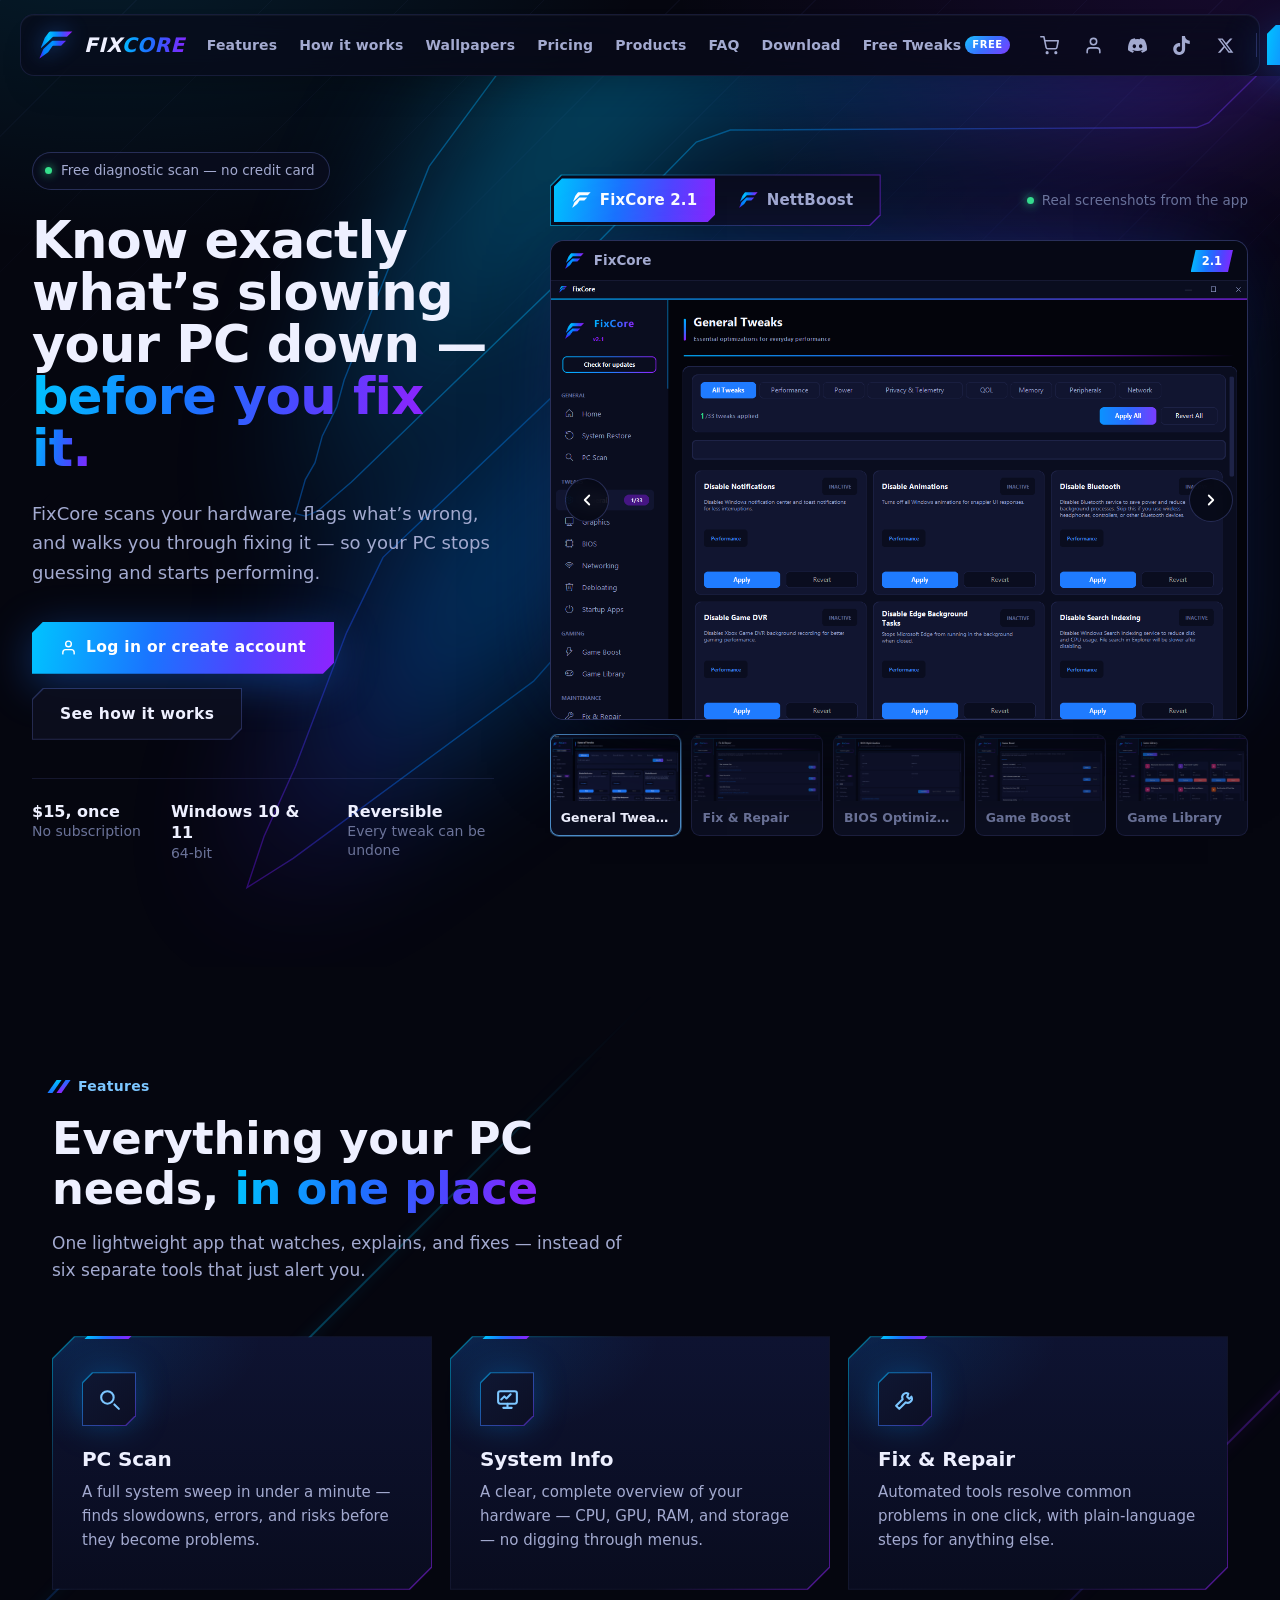
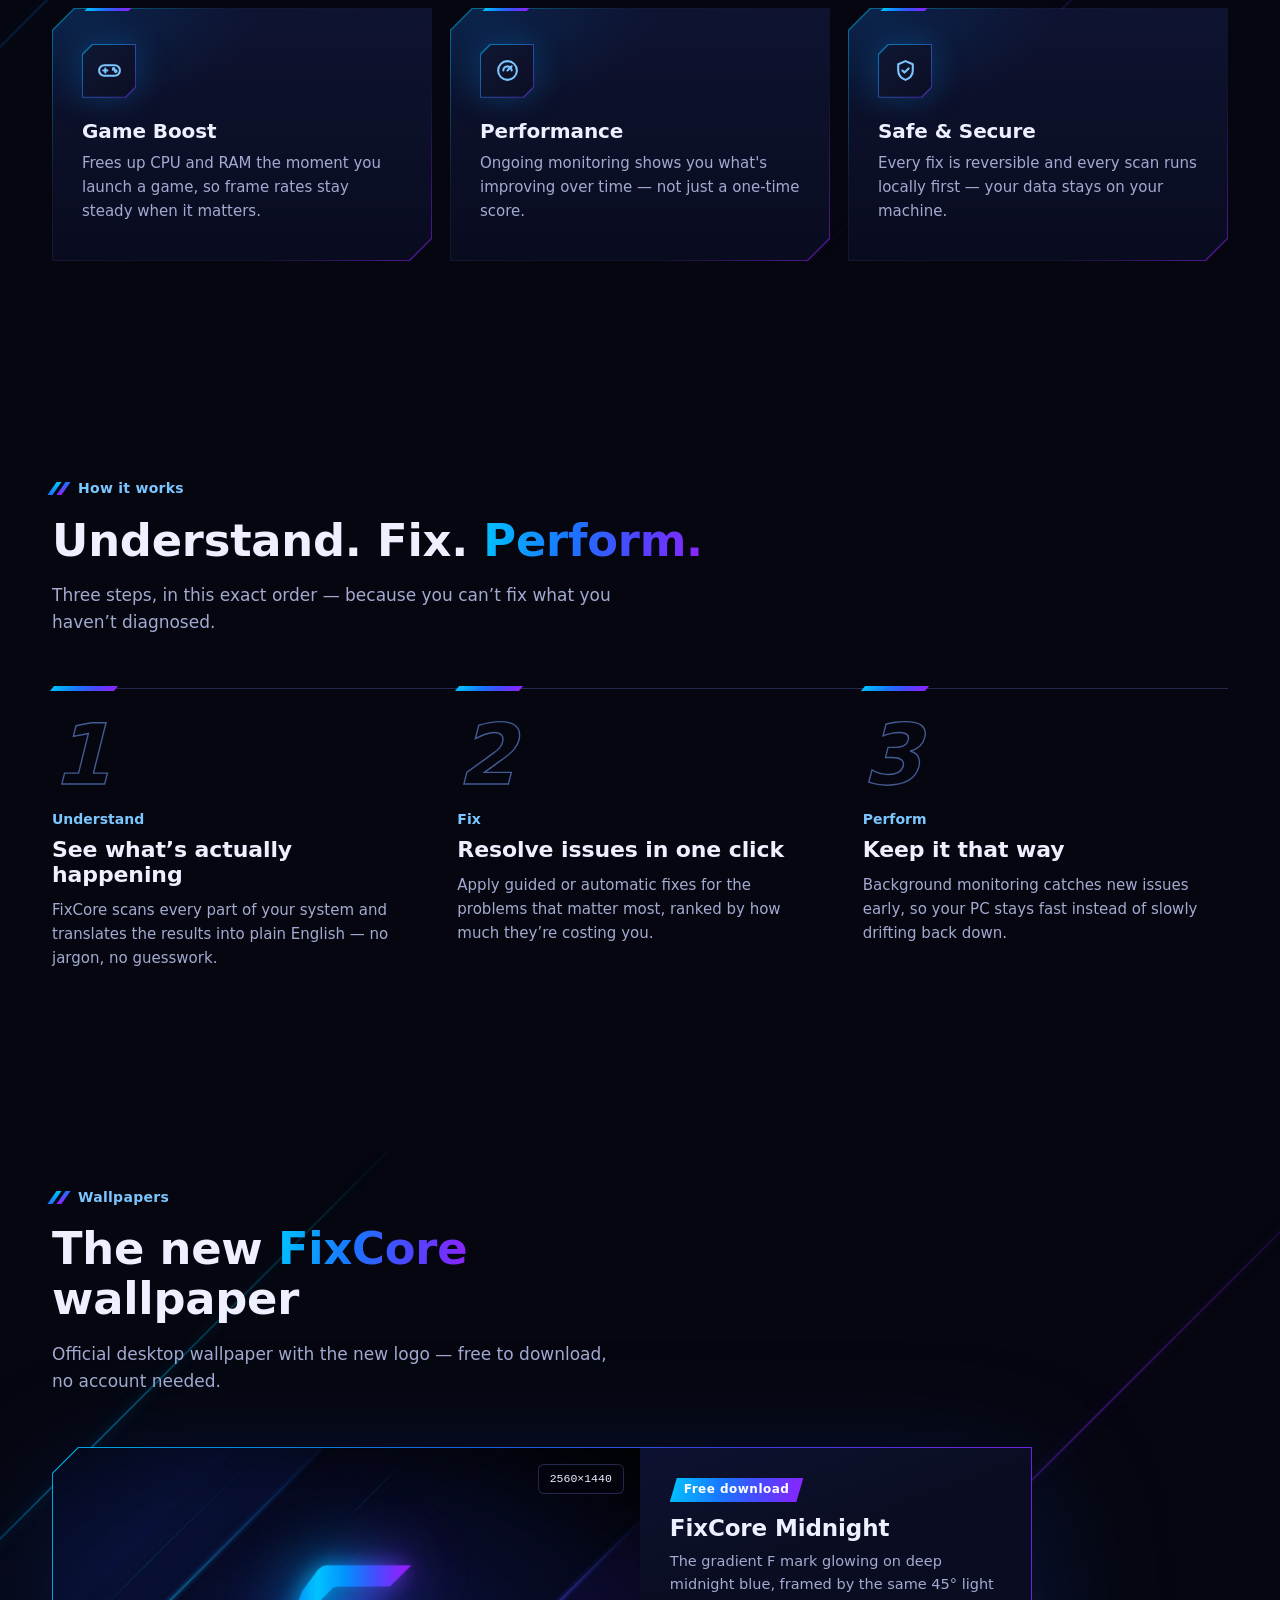
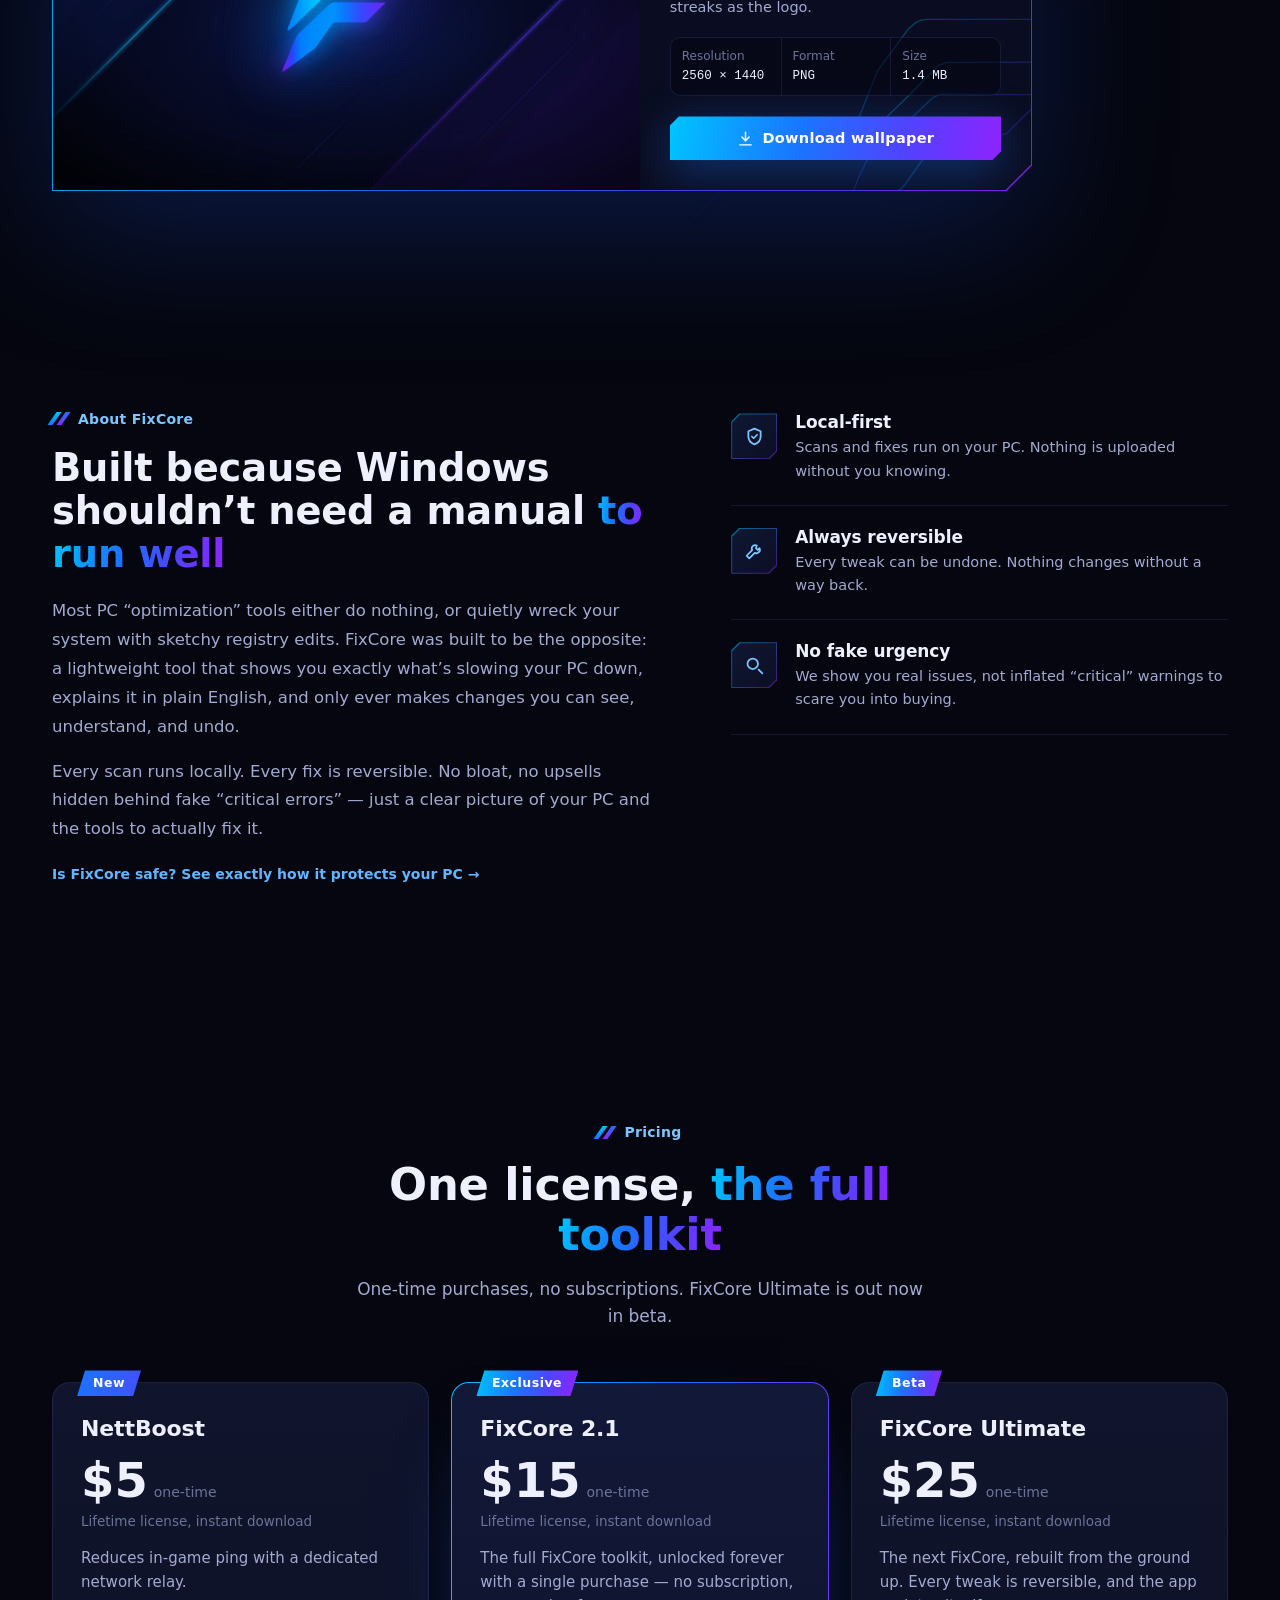
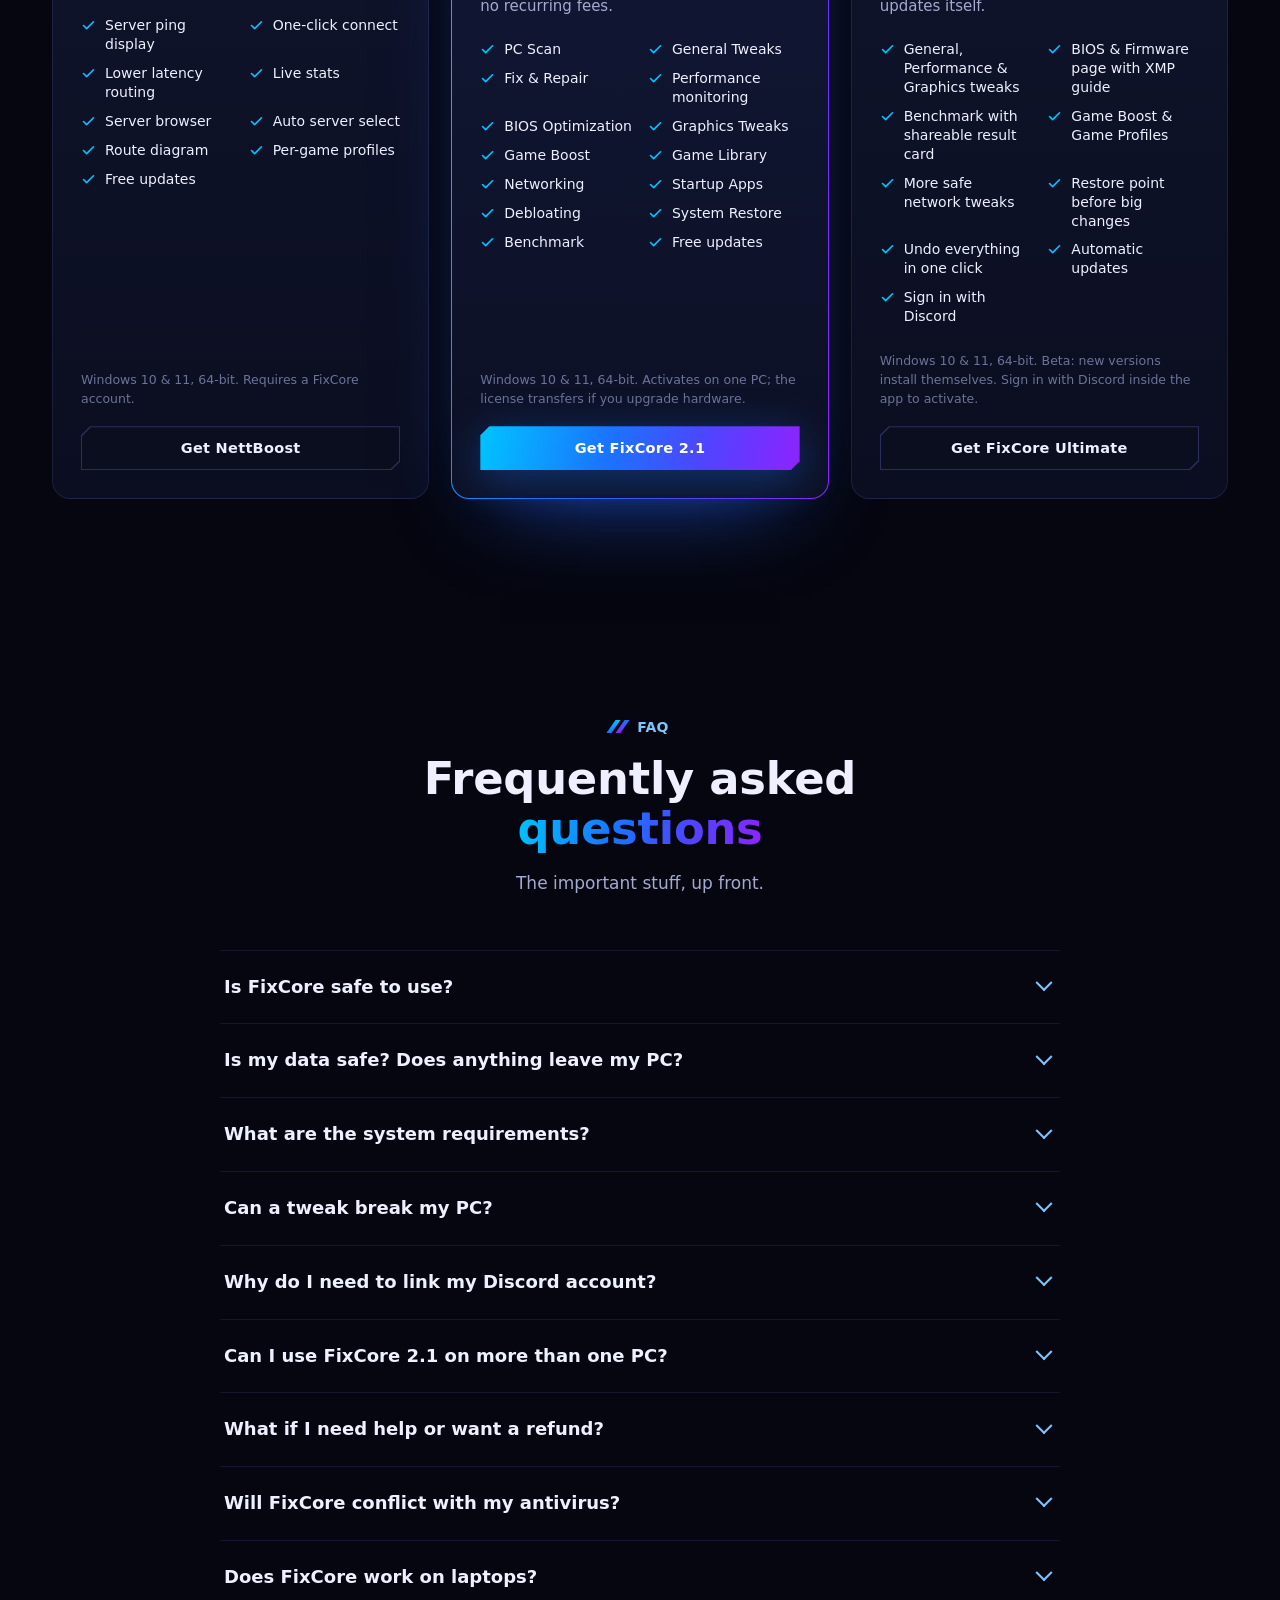
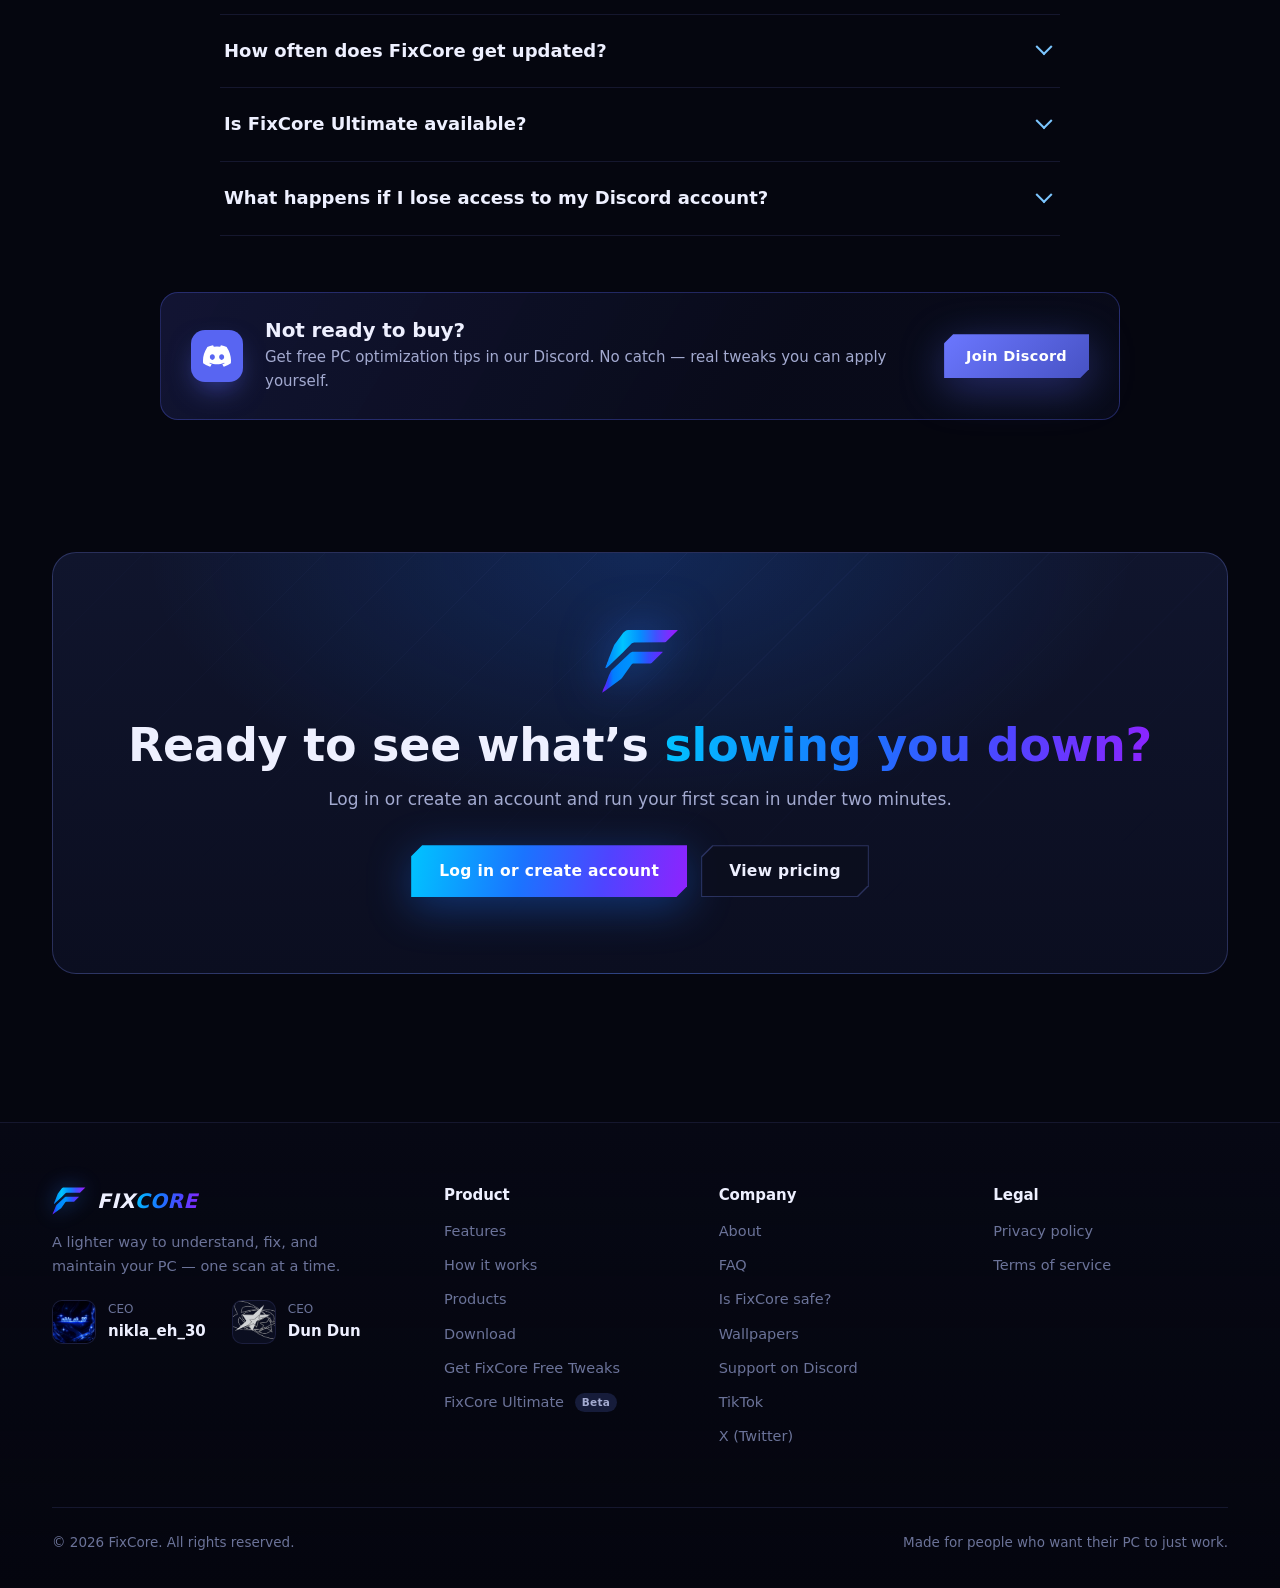
<file: callback.html>
<!DOCTYPE html>
<html lang="en">
<head>
<meta charset="UTF-8">
<meta http-equiv="Content-Security-Policy" content="default-src 'self'; script-src 'self' 'sha256-pNxx8zr9UY2MMtHX5IFRQU8BaRl2i7VIAl7oZdoj2Pk='; style-src 'self' 'unsafe-inline' https://fonts.googleapis.com; font-src 'self' data: https://fonts.gstatic.com; img-src 'self' data: https://cdn.discordapp.com https://media.discordapp.net; connect-src 'self' https://web-production-fae792.up.railway.app https://worker-production-8250.up.railway.app https://discord.com https://discordapp.com; object-src 'none'; base-uri 'self'; form-action 'self'">
<meta name="referrer" content="strict-origin-when-cross-origin">
<meta name="viewport" content="width=device-width, initial-scale=1.0">
<title>FixCore — Understand. Fix. Perform.</title>
<meta name="description" content="FixCore scans your Windows PC, flags what's slowing it down, and fixes it with reversible one-click tweaks.">
<meta name="robots" content="noindex">
<meta name="theme-color" content="#05060f">
<meta property="og:type" content="website">
<meta property="og:site_name" content="FixCore">
<meta property="og:title" content="FixCore — Understand. Fix. Perform.">
<meta property="og:description" content="FixCore scans your Windows PC, flags what's slowing it down, and fixes it with reversible one-click tweaks.">
<meta property="og:image" content="https://fixcorepc.com/assets/og-banner.jpg">
<meta property="og:image:width" content="1600">
<meta property="og:image:height" content="640">
<meta property="og:image:alt" content="FixCore — Scan, Fix, Optimize">
<meta name="twitter:image" content="https://fixcorepc.com/assets/og-banner.jpg">
<meta name="twitter:card" content="summary_large_image">
<link rel="icon" type="image/svg+xml" href="assets/fixcore-logo.svg">
<link rel="icon" type="image/png" sizes="32x32" href="assets/favicon-32.png">
<link rel="icon" type="image/png" sizes="192x192" href="assets/favicon-192.png">
<link rel="apple-touch-icon" sizes="180x180" href="assets/apple-touch-icon.png">
<link rel="preconnect" href="https://fonts.googleapis.com">
<link rel="preconnect" href="https://fonts.gstatic.com" crossorigin>
<link href="https://fonts.googleapis.com/css2?family=Archivo:wght@400;500;600;700&family=Chakra+Petch:ital,wght@0,500;0,600;0,700;1,600;1,700&family=JetBrains+Mono:wght@500&display=swap" rel="stylesheet">
<link rel="stylesheet" href="assets/fixcore.css?v=23">
<script src="assets/login-2fa.js?v=1"></script>
<script src="assets/site-status.js?v=1"></script>
</head>
<body class="page-callback" id="top">
<svg class="svg-defs" aria-hidden="true" focusable="false"><defs><linearGradient id="fxIcon" gradientUnits="userSpaceOnUse" x1="2" y1="2" x2="22" y2="22"><stop offset="0" stop-color="#2ad4ff"/><stop offset=".55" stop-color="#3f7dff"/><stop offset="1" stop-color="#a64dff"/></linearGradient></defs></svg>
<a class="skip-link" href="#main">Skip to content</a>
<div class="page-bg" aria-hidden="true"></div>

<header class="site-header" id="siteHeader">
  <nav class="nav" aria-label="Main">
    <a class="brand" href="#top" aria-label="FixCore home">
      <img class="brand-mark" src="assets/fixcore-logo.svg" alt="" width="34" height="28">
      <span class="brand-word">FIX<span>CORE</span></span>
    </a>
    <ul class="nav-links" id="navLinks">
      <li><a href="#features">Features</a></li>
      <li><a href="#how-it-works">How it works</a></li>
      <li><a href="#wallpapers">Wallpapers</a></li>
      <li><a href="#pricing">Pricing</a></li>
      <li><a href="products.html">Products</a></li>
      <li><a href="#faq">FAQ</a></li>
      <li><a href="download.html">Download</a></li>
      <li><a href="free-tweaks.html" title="Get FixCore Free Tweaks">Free Tweaks <span style="display:inline-block;margin-left:4px;padding:2px 7px;border-radius:999px;font-size:10px;font-weight:700;letter-spacing:.06em;line-height:1.4;vertical-align:1px;color:#fff;background:linear-gradient(135deg,#19c3ff,#3b6dff 50%,#7b3cff);">FREE</span></a></li>
      <li id="dashNavLink" style="display:none;"><a href="#dashboard">Dashboard</a></li>
    </ul>
    <div class="nav-right">
      <button class="icon-btn cart-btn" id="cartBtn" type="button" aria-label="Open cart">
        <svg viewBox="0 0 24 24" fill="none" stroke="currentColor" stroke-width="2" stroke-linecap="round" stroke-linejoin="round" aria-hidden="true"><circle cx="9" cy="21" r="1"/><circle cx="20" cy="21" r="1"/><path d="M1 1h4l2.7 13.4a2 2 0 0 0 2 1.6h9.7a2 2 0 0 0 2-1.6L23 6H6"/></svg>
        <span class="cart-badge" id="cartBadge">0</span>
      </button>
      <button class="icon-btn" id="profileBtn" type="button" aria-label="Account"><svg viewBox="0 0 24 24" fill="none" stroke="currentColor" stroke-width="2" stroke-linecap="round" stroke-linejoin="round" aria-hidden="true"><path d="M20 21v-2a4 4 0 0 0-4-4H8a4 4 0 0 0-4 4v2"/><circle cx="12" cy="7" r="4"/></svg></button>
      <a class="icon-btn nav-discord" href="https://discord.gg/xCGN2hXY8J" target="_blank" rel="noopener" aria-label="Join the FixCore Discord" title="Discord"><svg viewBox="0 0 24 24" fill="currentColor" aria-hidden="true"><path d="M20.317 4.369a19.79 19.79 0 0 0-4.885-1.515.074.074 0 0 0-.079.037c-.211.375-.444.865-.608 1.25a18.27 18.27 0 0 0-5.487 0 12.6 12.6 0 0 0-.617-1.25.077.077 0 0 0-.079-.037A19.74 19.74 0 0 0 3.677 4.37a.07.07 0 0 0-.032.027C.533 9.046-.32 13.58.099 18.058a.082.082 0 0 0 .031.056 19.9 19.9 0 0 0 5.993 3.03.078.078 0 0 0 .084-.028 14.09 14.09 0 0 0 1.226-1.994.076.076 0 0 0-.041-.106 13.1 13.1 0 0 1-1.872-.892.077.077 0 0 1-.008-.128c.126-.094.252-.192.372-.291a.074.074 0 0 1 .077-.01c3.928 1.793 8.18 1.793 12.062 0a.074.074 0 0 1 .078.009c.12.099.246.198.373.292a.077.077 0 0 1-.006.127 12.3 12.3 0 0 1-1.873.892.076.076 0 0 0-.04.107c.36.698.772 1.362 1.225 1.993a.076.076 0 0 0 .084.029 19.84 19.84 0 0 0 6.002-3.03.077.077 0 0 0 .032-.055c.5-5.177-.838-9.674-3.549-13.662a.06.06 0 0 0-.031-.028zM8.02 15.331c-1.183 0-2.157-1.085-2.157-2.419 0-1.333.955-2.419 2.157-2.419 1.211 0 2.176 1.096 2.157 2.42 0 1.333-.955 2.418-2.157 2.418zm7.975 0c-1.183 0-2.157-1.085-2.157-2.419 0-1.333.955-2.419 2.157-2.419 1.211 0 2.176 1.096 2.157 2.42 0 1.333-.946 2.418-2.157 2.418z"/></svg></a>
      <a class="icon-btn nav-discord nav-tiktok" href="https://www.tiktok.com/@fixcore_official" target="_blank" rel="noopener" aria-label="FixCore on TikTok" title="TikTok"><svg viewBox="0 0 24 24" fill="currentColor" aria-hidden="true"><path d="M12.525.02c1.31-.02 2.61-.01 3.91-.02.08 1.53.63 3.09 1.75 4.17 1.12 1.11 2.7 1.62 4.24 1.79v4.03c-1.44-.05-2.89-.35-4.2-.97-.57-.26-1.1-.59-1.62-.93-.01 2.92.01 5.84-.02 8.75-.08 1.4-.54 2.79-1.35 3.94-1.31 1.92-3.58 3.17-5.91 3.21-1.43.08-2.86-.31-4.08-1.03-2.02-1.19-3.44-3.37-3.65-5.71-.02-.5-.03-1-.01-1.49.18-1.9 1.12-3.72 2.58-4.96 1.66-1.44 3.98-2.13 6.15-1.72.02 1.48-.04 2.96-.04 4.44-.99-.32-2.15-.23-3.02.37-.63.41-1.11 1.04-1.36 1.75-.21.51-.15 1.07-.14 1.61.24 1.64 1.82 3.02 3.5 2.87 1.12-.01 2.19-.66 2.77-1.61.19-.33.4-.67.41-1.06.1-1.79.06-3.57.07-5.36.01-4.03-.01-8.05.02-12.07z"/></svg></a>
      <a class="icon-btn nav-discord nav-x" href="https://x.com/FixCore_tweaks" target="_blank" rel="noopener" aria-label="FixCore on X" title="X"><svg viewBox="0 0 24 24" fill="currentColor" aria-hidden="true"><path d="M17.75 3h3.07l-6.71 7.67L22 21h-6.18l-4.84-6.33L5.44 21H2.37l7.18-8.2L2 3h6.34l4.37 5.78L17.75 3zm-1.08 16.18h1.7L7.4 4.73H5.58l11.09 14.45z"/></svg></a>
      <span class="nav-sep" aria-hidden="true"></span>
      <div class="nav-actions" id="navActions"><button class="btn btn-primary" id="openLogin" type="button">Log in</button></div>
      <button class="hamburger" id="hamburger" type="button" aria-label="Toggle menu" aria-expanded="false" aria-controls="navLinks"><span></span><span></span><span></span></button>
    </div>
  </nav>
</header>

<main id="main">
  <!-- HERO -->
  <section class="hero">
    <div class="hero-art" aria-hidden="true">
      <img class="glow" src="assets/fixcore-logo.svg" alt="">
      <img class="outline" src="assets/fixcore-outline.svg" alt="">
    </div>
    <div class="wrap hero-grid">
      <div class="hero-copy">
        <p class="hero-chip"><span class="dot"></span>Free diagnostic scan — no credit card</p>
        <h1>Know exactly what’s slowing your PC down — <span class="accent">before you fix it.</span></h1>
        <p class="lead">FixCore scans your hardware, flags what’s wrong, and walks you through fixing it — so your PC stops guessing and starts performing.</p>
        <div class="hero-ctas">
          <button class="btn btn-primary btn-lg" id="heroSignup" type="button"><svg viewBox="0 0 24 24" fill="none" stroke="currentColor" stroke-width="2" stroke-linecap="round" stroke-linejoin="round" aria-hidden="true"><path d="M20 21v-2a4 4 0 0 0-4-4H8a4 4 0 0 0-4 4v2"/><circle cx="12" cy="7" r="4"/></svg>Log in or create account</button>
          <a href="#how-it-works" class="btn btn-ghost btn-lg">See how it works</a>
        </div>
        <ul class="hero-facts">
          <li><b>$15, once</b>No subscription</li>
          <li><b>Windows 10 &amp; 11</b>64-bit</li>
          <li><b>Reversible</b>Every tweak can be undone</li>
        </ul>
      </div>

      <div class="app-preview" id="heroPreview" data-product="fixcore">
        <div class="app-preview-top">
          <div class="product-switch" role="tablist" aria-label="Choose product">
            <span class="ps-indicator" aria-hidden="true"></span>
            <button class="ps-btn active" type="button" role="tab" aria-selected="true" data-product="fixcore" data-title="FixCore" data-ver="2.1" data-note="Real screenshots from the app"><img src="assets/fixcore-logo.svg" alt="" width="19" height="16">FixCore 2.1</button>
            <button class="ps-btn" type="button" role="tab" aria-selected="false" tabindex="-1" data-product="nettboost" data-title="FixCore NettBoost" data-ver="New" data-note="Lower ping, steadier games"><img src="assets/fixcore-logo.svg" alt="" width="19" height="16">NettBoost</button>
          </div>
          <span class="app-preview-note"><span class="dot"></span><span data-hp-note>Real screenshots from the app</span></span>
        </div>
        <div class="app-window">
          <div class="app-window-bar"><img src="assets/fixcore-logo.svg" alt="" width="19" height="16"><span class="title" data-hp-title>FixCore</span><span class="ver" data-hp-ver>2.1</span></div>
          <div class="app-screen">
            <img id="heroPreviewImg" src="fixcore-general-tweaks.png" alt="FixCore 2.1: General Tweaks screen" width="1265" height="796">
            <div class="nb-spotlight" id="heroSpotlight" hidden>
              <div class="nb-spot-art" aria-hidden="true"><img src="assets/fixcore-logo.svg" alt="" width="240" height="200"></div>
              <div class="nb-spot-copy">
                <span class="product-tag">New</span>
                <h3>FixCore <span class="accent">NettBoost</span></h3>
                <p>Lower, steadier ping in the games you play. NettBoost routes your traffic through a dedicated relay.</p>
                <div class="nb-spot-ctas">
                  <a class="btn btn-primary" href="nettboost.html">Get NettBoost for $5</a>
                  <a class="btn btn-ghost" href="download.html">Download</a>
                </div>
              </div>
            </div>
            <button class="app-nav prev" id="heroPreviewPrev" type="button" aria-label="Previous screenshot"><svg viewBox="0 0 24 24" fill="none" stroke="currentColor" stroke-width="2.4" stroke-linecap="round" stroke-linejoin="round" aria-hidden="true"><path d="M15 6l-6 6 6 6"/></svg></button>
            <button class="app-nav next" id="heroPreviewNext" type="button" aria-label="Next screenshot"><svg viewBox="0 0 24 24" fill="none" stroke="currentColor" stroke-width="2.4" stroke-linecap="round" stroke-linejoin="round" aria-hidden="true"><path d="M9 6l6 6-6 6"/></svg></button>
          </div>
        </div>
        <div class="app-thumbs" data-product="fixcore">
          <button class="app-thumb active" type="button" data-src="fixcore-general-tweaks.png" data-alt="FixCore 2.1: General Tweaks screen" aria-label="Show General Tweaks" aria-pressed="true"><img src="fixcore-general-tweaks.png" alt="" loading="lazy"><span>General Tweaks</span></button>
          <button class="app-thumb" type="button" data-src="fixcore-fix-repair.png" data-alt="FixCore 2.1: Fix &amp; Repair screen" aria-label="Show Fix &amp; Repair" aria-pressed="false"><img src="fixcore-fix-repair.png" alt="" loading="lazy"><span>Fix &amp; Repair</span></button>
          <button class="app-thumb" type="button" data-src="fixcore-bios-optimization.png" data-alt="FixCore 2.1: BIOS Optimization screen" aria-label="Show BIOS Optimization" aria-pressed="false"><img src="fixcore-bios-optimization.png" alt="" loading="lazy"><span>BIOS Optimization</span></button>
          <button class="app-thumb" type="button" data-src="fixcore-game-boost.png" data-alt="FixCore 2.1: Game Boost screen" aria-label="Show Game Boost" aria-pressed="false"><img src="fixcore-game-boost.png" alt="" loading="lazy"><span>Game Boost</span></button>
          <button class="app-thumb" type="button" data-src="fixcore-game-library.png" data-alt="FixCore 2.1: Game Library screen" aria-label="Show Game Library" aria-pressed="false"><img src="fixcore-game-library.png" alt="" loading="lazy"><span>Game Library</span></button>
        </div>
        <div class="app-thumbs" data-product="nettboost" hidden>
          <div class="nb-tile"><svg viewBox="0 0 24 24" fill="none" stroke="currentColor" stroke-width="2" stroke-linecap="round" stroke-linejoin="round" aria-hidden="true"><path d="M12 12l4-4"/><circle cx="12" cy="12" r="9"/><path d="M8 12a4 4 0 0 1 8 0"/></svg><span>Server ping display</span></div>
          <div class="nb-tile"><svg viewBox="0 0 24 24" fill="none" stroke="currentColor" stroke-width="2" stroke-linecap="round" stroke-linejoin="round" aria-hidden="true"><path d="M13 2L3 14h9l-1 8 10-12h-9l1-8z"/></svg><span>One-click connect</span></div>
          <div class="nb-tile"><svg viewBox="0 0 24 24" fill="none" stroke="currentColor" stroke-width="2" stroke-linecap="round" stroke-linejoin="round" aria-hidden="true"><circle cx="6" cy="19" r="2"/><circle cx="18" cy="5" r="2"/><path d="M8 19h7.5a3.5 3.5 0 0 0 0-7h-7a3.5 3.5 0 0 1 0-7H16"/></svg><span>Lower latency routing</span></div>
          <div class="nb-tile"><svg viewBox="0 0 24 24" fill="none" stroke="currentColor" stroke-width="2" stroke-linecap="round" stroke-linejoin="round" aria-hidden="true"><rect x="2" y="7" width="20" height="10" rx="5"/><path d="M8 10v4M6 12h4"/><circle cx="16" cy="10.5" r="0.8" fill="currentColor"/><circle cx="18" cy="12.5" r="0.8" fill="currentColor"/></svg><span>Per-game profiles</span></div>
        </div>
      </div>
    </div>
  </section>

  <!-- FEATURES -->
  <section class="section" id="features">
    <div class="fx-streaks" aria-hidden="true"></div>
    <div class="wrap">
      <div class="section-head">
        <span class="kicker">Features</span>
        <h2>Everything your PC needs, <span class="accent">in one place</span></h2>
        <p>One lightweight app that watches, explains, and fixes — instead of six separate tools that just alert you.</p>
      </div>
      <div class="feature-grid">
        <div class="feature" data-reveal style="--d:0">
          <span class="accent-bar" aria-hidden="true"></span>
          <div class="icon-badge"><svg viewBox="0 0 24 24" fill="none" stroke="currentColor" stroke-width="2" stroke-linecap="round" stroke-linejoin="round" aria-hidden="true"><circle cx="10" cy="10" r="6"/><path d="M21 21l-4.3-4.3"/></svg></div>
          <h3>PC Scan</h3>
          <p>A full system sweep in under a minute — finds slowdowns, errors, and risks before they become problems.</p>
        </div>
        <div class="feature" data-reveal style="--d:1">
          <span class="accent-bar" aria-hidden="true"></span>
          <div class="icon-badge"><svg viewBox="0 0 24 24" fill="none" stroke="currentColor" stroke-width="2" stroke-linecap="round" stroke-linejoin="round" aria-hidden="true"><rect x="3" y="4" width="18" height="12" rx="2"/><path d="M8 20h8M12 16v4"/><path d="M6 12l3-3 2 2 4-4"/></svg></div>
          <h3>System Info</h3>
          <p>A clear, complete overview of your hardware — CPU, GPU, RAM, and storage — no digging through menus.</p>
        </div>
        <div class="feature" data-reveal style="--d:2">
          <span class="accent-bar" aria-hidden="true"></span>
          <div class="icon-badge"><svg viewBox="0 0 24 24" fill="none" stroke="currentColor" stroke-width="2" stroke-linecap="round" stroke-linejoin="round" aria-hidden="true"><path d="M14.7 6.3a4 4 0 0 0-5.4 5.4L3 18l3 3 6.3-6.3a4 4 0 0 0 5.4-5.4l-2.1 2.1-2-2z"/></svg></div>
          <h3>Fix &amp; Repair</h3>
          <p>Automated tools resolve common problems in one click, with plain-language steps for anything else.</p>
        </div>
        <div class="feature" data-reveal style="--d:0">
          <span class="accent-bar" aria-hidden="true"></span>
          <div class="icon-badge"><svg viewBox="0 0 24 24" fill="none" stroke="currentColor" stroke-width="2" stroke-linecap="round" stroke-linejoin="round" aria-hidden="true"><rect x="2" y="7" width="20" height="10" rx="5"/><path d="M8 10v4M6 12h4"/><circle cx="16" cy="10.5" r="0.8" fill="currentColor"/><circle cx="18" cy="12.5" r="0.8" fill="currentColor"/></svg></div>
          <h3>Game Boost</h3>
          <p>Frees up CPU and RAM the moment you launch a game, so frame rates stay steady when it matters.</p>
        </div>
        <div class="feature" data-reveal style="--d:1">
          <span class="accent-bar" aria-hidden="true"></span>
          <div class="icon-badge"><svg viewBox="0 0 24 24" fill="none" stroke="currentColor" stroke-width="2" stroke-linecap="round" stroke-linejoin="round" aria-hidden="true"><path d="M12 12l4-4"/><circle cx="12" cy="12" r="9"/><path d="M8 12a4 4 0 0 1 8 0"/></svg></div>
          <h3>Performance</h3>
          <p>Ongoing monitoring shows you what's improving over time — not just a one-time score.</p>
        </div>
        <div class="feature" data-reveal style="--d:2">
          <span class="accent-bar" aria-hidden="true"></span>
          <div class="icon-badge"><svg viewBox="0 0 24 24" fill="none" stroke="currentColor" stroke-width="2" stroke-linecap="round" stroke-linejoin="round" aria-hidden="true"><path d="M12 3l7 3v6c0 4.5-3 7.5-7 9-4-1.5-7-4.5-7-9V6l7-3z"/><path d="M9 12l2 2 4-4"/></svg></div>
          <h3>Safe &amp; Secure</h3>
          <p>Every fix is reversible and every scan runs locally first — your data stays on your machine.</p>
        </div>
      </div>
    </div>
  </section>

  <!-- HOW IT WORKS -->
  <section class="section" id="how-it-works">
    <div class="wrap">
      <div class="section-head">
        <span class="kicker">How it works</span>
        <h2>Understand. Fix. <span class="accent">Perform.</span></h2>
        <p>Three steps, in this exact order — because you can’t fix what you haven’t diagnosed.</p>
      </div>
      <ol class="steps">
        <li class="step" data-reveal style="--d:0">
          <span class="step-num">1</span>
          <span class="step-tag">Understand</span>
          <h3>See what’s actually happening</h3>
          <p>FixCore scans every part of your system and translates the results into plain English — no jargon, no guesswork.</p>
        </li>
        <li class="step" data-reveal style="--d:1">
          <span class="step-num">2</span>
          <span class="step-tag">Fix</span>
          <h3>Resolve issues in one click</h3>
          <p>Apply guided or automatic fixes for the problems that matter most, ranked by how much they’re costing you.</p>
        </li>
        <li class="step" data-reveal style="--d:2">
          <span class="step-num">3</span>
          <span class="step-tag">Perform</span>
          <h3>Keep it that way</h3>
          <p>Background monitoring catches new issues early, so your PC stays fast instead of slowly drifting back down.</p>
        </li>
      </ol>
    </div>
  </section>

  <!-- WALLPAPERS -->
  <section class="section" id="wallpapers">
    <div class="fx-streaks flip" aria-hidden="true"></div>
    <div class="wrap">
      <div class="section-head">
        <span class="kicker">Wallpapers</span>
        <h2>The new <span class="accent">FixCore</span> wallpaper</h2>
        <p>Official desktop wallpaper with the new logo — free to download, no account needed.</p>
      </div>
      <div class="wallpaper-card" data-reveal>
        <div class="wallpaper-thumb">
          <img src="assets/wallpaper-preview.jpg" alt="FixCore wallpaper: the gradient F logo glowing on dark blue with diagonal light streaks" width="1280" height="720" loading="lazy">
          <span class="wallpaper-res-tag">2560×1440</span>
        </div>
        <div class="wallpaper-info">
          <span class="product-tag">Free download</span>
          <h3>FixCore Midnight</h3>
          <p>The gradient F mark glowing on deep midnight blue, framed by the same 45° light streaks as the logo.</p>
          <dl class="wp-specs">
            <div><dt>Resolution</dt><dd>2560 × 1440</dd></div>
            <div><dt>Format</dt><dd>PNG</dd></div>
            <div><dt>Size</dt><dd>1.4 MB</dd></div>
          </dl>
          <a class="btn btn-primary" href="fixcore-wallpaper.png" download="fixcore-wallpaper.png"><svg viewBox="0 0 24 24" fill="none" stroke="currentColor" stroke-width="2" stroke-linecap="round" stroke-linejoin="round" aria-hidden="true"><path d="M12 3v12"/><path d="M7 10l5 5 5-5"/><path d="M4 21h16"/></svg>Download wallpaper</a>
        </div>
      </div>
    </div>
  </section>

  <!-- ABOUT -->
  <section class="section" id="about">
    <div class="wrap">
      <div class="about-grid">
        <div class="about-copy">
          <span class="kicker">About FixCore</span>
          <h2>Built because Windows shouldn’t need a manual <span class="accent">to run well</span></h2>
          <p>Most PC “optimization” tools either do nothing, or quietly wreck your system with sketchy registry edits. FixCore was built to be the opposite: a lightweight tool that shows you exactly what’s slowing your PC down, explains it in plain English, and only ever makes changes you can see, understand, and undo.</p>
          <p>Every scan runs locally. Every fix is reversible. No bloat, no upsells hidden behind fake “critical errors” — just a clear picture of your PC and the tools to actually fix it.</p>
          <p><a class="link-btn" href="safety.html">Is FixCore safe? See exactly how it protects your PC →</a></p>
        </div>
        <div class="about-values">
          <div class="about-value" data-reveal style="--d:0">
            <div class="icon-badge"><svg viewBox="0 0 24 24" fill="none" stroke="currentColor" stroke-width="2" stroke-linecap="round" stroke-linejoin="round" aria-hidden="true"><path d="M12 3l7 3v6c0 4.5-3 7.5-7 9-4-1.5-7-4.5-7-9V6l7-3z"/><path d="M9 12l2 2 4-4"/></svg></div>
            <div><h4>Local-first</h4><p>Scans and fixes run on your PC. Nothing is uploaded without you knowing.</p></div>
          </div>
          <div class="about-value" data-reveal style="--d:1">
            <div class="icon-badge"><svg viewBox="0 0 24 24" fill="none" stroke="currentColor" stroke-width="2" stroke-linecap="round" stroke-linejoin="round" aria-hidden="true"><path d="M14.7 6.3a4 4 0 0 0-5.4 5.4L3 18l3 3 6.3-6.3a4 4 0 0 0 5.4-5.4l-2.1 2.1-2-2z"/></svg></div>
            <div><h4>Always reversible</h4><p>Every tweak can be undone. Nothing changes without a way back.</p></div>
          </div>
          <div class="about-value" data-reveal style="--d:2">
            <div class="icon-badge"><svg viewBox="0 0 24 24" fill="none" stroke="currentColor" stroke-width="2" stroke-linecap="round" stroke-linejoin="round" aria-hidden="true"><circle cx="10" cy="10" r="6"/><path d="M21 21l-4.3-4.3"/></svg></div>
            <div><h4>No fake urgency</h4><p>We show you real issues, not inflated “critical” warnings to scare you into buying.</p></div>
          </div>
        </div>
      </div>
    </div>
  </section>

  <!-- DASHBOARD (shown after sign-in) -->
  <section class="section dashboard" id="dashboard">
    <div class="wrap">
      <div class="dash-head">
        <div>
          <h2>Your dashboard</h2>
          <p id="dashGreeting">Everything FixCore can do for this PC, in one place.</p>
        </div>
        <div class="dash-status"><span class="dot"></span>System monitored</div>
      </div>
      <div class="screenshot-tabs" id="screenshotTabs">
        <button class="screenshot-tab active" data-target="general-tweaks" type="button">General Tweaks</button>
        <button class="screenshot-tab" data-target="fix-repair" type="button">Fix &amp; Repair</button>
        <button class="screenshot-tab" data-target="bios-optimization" type="button">BIOS Optimization</button>
        <button class="screenshot-tab" data-target="game-boost" type="button">Game Boost</button>
        <button class="screenshot-tab" data-target="game-library" type="button">Game Library</button>
      </div>
      <p class="screenshot-caption">Real screenshots from FixCore 2.1 — no mockups, this is what you’ll actually see.</p>
      <div class="screenshot-frame">
        <img id="screenshotImg" src="fixcore-general-tweaks.png" alt="FixCore 2.1 app screenshot" width="1265" height="796" loading="lazy">
      </div>
    </div>
  </section>

  <!-- PRICING -->
  <section class="section" id="pricing">
    <div class="wrap">
      <div class="section-head center">
        <span class="kicker">Pricing</span>
        <h2>One license, <span class="accent">the full toolkit</span></h2>
        <p>One-time purchases, no subscriptions. FixCore Ultimate is out now in beta.</p>
      </div>
      <div class="pricing-grid">
        <article class="price-card" data-reveal>
          <span class="tag alt">New</span>
          <h3>NettBoost</h3>
          <div class="price">$5<small>one-time</small></div>
          <p class="price-meta">Lifetime license, instant download</p>
          <p class="desc">Reduces in-game ping with a dedicated network relay.</p>
          <ul class="check-list"><li><svg viewBox="0 0 24 24" fill="none" stroke="currentColor" stroke-width="2.6" stroke-linecap="round" stroke-linejoin="round" aria-hidden="true"><path d="M20 6L9 17l-5-5"/></svg><span>Server ping display</span></li><li><svg viewBox="0 0 24 24" fill="none" stroke="currentColor" stroke-width="2.6" stroke-linecap="round" stroke-linejoin="round" aria-hidden="true"><path d="M20 6L9 17l-5-5"/></svg><span>One-click connect</span></li><li><svg viewBox="0 0 24 24" fill="none" stroke="currentColor" stroke-width="2.6" stroke-linecap="round" stroke-linejoin="round" aria-hidden="true"><path d="M20 6L9 17l-5-5"/></svg><span>Lower latency routing</span></li><li><svg viewBox="0 0 24 24" fill="none" stroke="currentColor" stroke-width="2.6" stroke-linecap="round" stroke-linejoin="round" aria-hidden="true"><path d="M20 6L9 17l-5-5"/></svg><span>Live stats</span></li><li><svg viewBox="0 0 24 24" fill="none" stroke="currentColor" stroke-width="2.6" stroke-linecap="round" stroke-linejoin="round" aria-hidden="true"><path d="M20 6L9 17l-5-5"/></svg><span>Server browser</span></li><li><svg viewBox="0 0 24 24" fill="none" stroke="currentColor" stroke-width="2.6" stroke-linecap="round" stroke-linejoin="round" aria-hidden="true"><path d="M20 6L9 17l-5-5"/></svg><span>Auto server select</span></li><li><svg viewBox="0 0 24 24" fill="none" stroke="currentColor" stroke-width="2.6" stroke-linecap="round" stroke-linejoin="round" aria-hidden="true"><path d="M20 6L9 17l-5-5"/></svg><span>Route diagram</span></li><li><svg viewBox="0 0 24 24" fill="none" stroke="currentColor" stroke-width="2.6" stroke-linecap="round" stroke-linejoin="round" aria-hidden="true"><path d="M20 6L9 17l-5-5"/></svg><span>Per-game profiles</span></li><li><svg viewBox="0 0 24 24" fill="none" stroke="currentColor" stroke-width="2.6" stroke-linecap="round" stroke-linejoin="round" aria-hidden="true"><path d="M20 6L9 17l-5-5"/></svg><span>Free updates</span></li></ul>
          <p class="price-footnote">Windows 10 &amp; 11, 64-bit. Requires a FixCore account.</p>
          <a class="btn btn-ghost" href="nettboost.html">Get NettBoost</a>
        </article>
        <article class="price-card featured" data-reveal style="--d:1">
          <span class="tag">Exclusive</span>
          <h3>FixCore 2.1</h3>
          <div class="price">$15<small>one-time</small></div>
          <p class="price-meta">Lifetime license, instant download</p>
          <p class="desc">The full FixCore toolkit, unlocked forever with a single purchase — no subscription, no recurring fees.</p>
          <ul class="check-list"><li><svg viewBox="0 0 24 24" fill="none" stroke="currentColor" stroke-width="2.6" stroke-linecap="round" stroke-linejoin="round" aria-hidden="true"><path d="M20 6L9 17l-5-5"/></svg><span>PC Scan</span></li><li><svg viewBox="0 0 24 24" fill="none" stroke="currentColor" stroke-width="2.6" stroke-linecap="round" stroke-linejoin="round" aria-hidden="true"><path d="M20 6L9 17l-5-5"/></svg><span>General Tweaks</span></li><li><svg viewBox="0 0 24 24" fill="none" stroke="currentColor" stroke-width="2.6" stroke-linecap="round" stroke-linejoin="round" aria-hidden="true"><path d="M20 6L9 17l-5-5"/></svg><span>Fix &amp; Repair</span></li><li><svg viewBox="0 0 24 24" fill="none" stroke="currentColor" stroke-width="2.6" stroke-linecap="round" stroke-linejoin="round" aria-hidden="true"><path d="M20 6L9 17l-5-5"/></svg><span>Performance monitoring</span></li><li><svg viewBox="0 0 24 24" fill="none" stroke="currentColor" stroke-width="2.6" stroke-linecap="round" stroke-linejoin="round" aria-hidden="true"><path d="M20 6L9 17l-5-5"/></svg><span>BIOS Optimization</span></li><li><svg viewBox="0 0 24 24" fill="none" stroke="currentColor" stroke-width="2.6" stroke-linecap="round" stroke-linejoin="round" aria-hidden="true"><path d="M20 6L9 17l-5-5"/></svg><span>Graphics Tweaks</span></li><li><svg viewBox="0 0 24 24" fill="none" stroke="currentColor" stroke-width="2.6" stroke-linecap="round" stroke-linejoin="round" aria-hidden="true"><path d="M20 6L9 17l-5-5"/></svg><span>Game Boost</span></li><li><svg viewBox="0 0 24 24" fill="none" stroke="currentColor" stroke-width="2.6" stroke-linecap="round" stroke-linejoin="round" aria-hidden="true"><path d="M20 6L9 17l-5-5"/></svg><span>Game Library</span></li><li><svg viewBox="0 0 24 24" fill="none" stroke="currentColor" stroke-width="2.6" stroke-linecap="round" stroke-linejoin="round" aria-hidden="true"><path d="M20 6L9 17l-5-5"/></svg><span>Networking</span></li><li><svg viewBox="0 0 24 24" fill="none" stroke="currentColor" stroke-width="2.6" stroke-linecap="round" stroke-linejoin="round" aria-hidden="true"><path d="M20 6L9 17l-5-5"/></svg><span>Startup Apps</span></li><li><svg viewBox="0 0 24 24" fill="none" stroke="currentColor" stroke-width="2.6" stroke-linecap="round" stroke-linejoin="round" aria-hidden="true"><path d="M20 6L9 17l-5-5"/></svg><span>Debloating</span></li><li><svg viewBox="0 0 24 24" fill="none" stroke="currentColor" stroke-width="2.6" stroke-linecap="round" stroke-linejoin="round" aria-hidden="true"><path d="M20 6L9 17l-5-5"/></svg><span>System Restore</span></li><li><svg viewBox="0 0 24 24" fill="none" stroke="currentColor" stroke-width="2.6" stroke-linecap="round" stroke-linejoin="round" aria-hidden="true"><path d="M20 6L9 17l-5-5"/></svg><span>Benchmark</span></li><li><svg viewBox="0 0 24 24" fill="none" stroke="currentColor" stroke-width="2.6" stroke-linecap="round" stroke-linejoin="round" aria-hidden="true"><path d="M20 6L9 17l-5-5"/></svg><span>Free updates</span></li></ul>
          <p class="price-footnote">Windows 10 &amp; 11, 64-bit. Activates on one PC; the license transfers if you upgrade hardware.</p>
          <a class="btn btn-primary" href="fixcore-2-1.html">Get FixCore 2.1</a>
        </article>
        <article class="price-card" data-reveal style="--d:2">
          <span class="tag">Beta</span>
          <h3>FixCore Ultimate</h3>
          <div class="price">$25<small>one-time</small></div>
          <p class="price-meta">Lifetime license, instant download</p>
          <p class="desc">The next FixCore, rebuilt from the ground up. Every tweak is reversible, and the app updates itself.</p>
          <ul class="check-list"><li><svg viewBox="0 0 24 24" fill="none" stroke="currentColor" stroke-width="2.6" stroke-linecap="round" stroke-linejoin="round" aria-hidden="true"><path d="M20 6L9 17l-5-5"/></svg><span>General, Performance &amp; Graphics tweaks</span></li><li><svg viewBox="0 0 24 24" fill="none" stroke="currentColor" stroke-width="2.6" stroke-linecap="round" stroke-linejoin="round" aria-hidden="true"><path d="M20 6L9 17l-5-5"/></svg><span>BIOS &amp; Firmware page with XMP guide</span></li><li><svg viewBox="0 0 24 24" fill="none" stroke="currentColor" stroke-width="2.6" stroke-linecap="round" stroke-linejoin="round" aria-hidden="true"><path d="M20 6L9 17l-5-5"/></svg><span>Benchmark with shareable result card</span></li><li><svg viewBox="0 0 24 24" fill="none" stroke="currentColor" stroke-width="2.6" stroke-linecap="round" stroke-linejoin="round" aria-hidden="true"><path d="M20 6L9 17l-5-5"/></svg><span>Game Boost &amp; Game Profiles</span></li><li><svg viewBox="0 0 24 24" fill="none" stroke="currentColor" stroke-width="2.6" stroke-linecap="round" stroke-linejoin="round" aria-hidden="true"><path d="M20 6L9 17l-5-5"/></svg><span>More safe network tweaks</span></li><li><svg viewBox="0 0 24 24" fill="none" stroke="currentColor" stroke-width="2.6" stroke-linecap="round" stroke-linejoin="round" aria-hidden="true"><path d="M20 6L9 17l-5-5"/></svg><span>Restore point before big changes</span></li><li><svg viewBox="0 0 24 24" fill="none" stroke="currentColor" stroke-width="2.6" stroke-linecap="round" stroke-linejoin="round" aria-hidden="true"><path d="M20 6L9 17l-5-5"/></svg><span>Undo everything in one click</span></li><li><svg viewBox="0 0 24 24" fill="none" stroke="currentColor" stroke-width="2.6" stroke-linecap="round" stroke-linejoin="round" aria-hidden="true"><path d="M20 6L9 17l-5-5"/></svg><span>Automatic updates</span></li><li><svg viewBox="0 0 24 24" fill="none" stroke="currentColor" stroke-width="2.6" stroke-linecap="round" stroke-linejoin="round" aria-hidden="true"><path d="M20 6L9 17l-5-5"/></svg><span>Sign in with Discord</span></li></ul>
          <p class="price-footnote">Windows 10 &amp; 11, 64-bit. Beta: new versions install themselves. Sign in with Discord inside the app to activate.</p>
          <a class="btn btn-ghost" href="fixcore-ultimate.html">Get FixCore Ultimate</a>
        </article>
      </div>
    </div>
  </section>

  <!-- FAQ -->
  <section class="section" id="faq">
    <div class="wrap">
      <div class="section-head center">
        <span class="kicker">FAQ</span>
        <h2>Frequently asked <span class="accent">questions</span></h2>
        <p>The important stuff, up front.</p>
      </div>
      <div class="faq-list">
        <details class="faq-item"><summary>Is FixCore safe to use?</summary><p>Yes. Scans and fixes run locally on your PC, nothing changes unless you choose it, and every change can be undone, including a full System Restore. The installer contains no bundled software, and payments go through Stripe. <a class="link-btn" href="safety.html">Read how FixCore keeps your PC safe</a>.</p></details>
        <details class="faq-item">
          <summary>Is my data safe? Does anything leave my PC?</summary>
          <p>No. Every scan and fix runs locally on your machine. FixCore never uploads your files, settings, or personal data anywhere — the only things that leave your PC are your account email and your Discord username, used to sign you in.</p>
        </details>
        <details class="faq-item">
          <summary>What are the system requirements?</summary>
          <p>Windows 10 or 11, 64-bit. 4 GB RAM minimum (8 GB recommended), and about 200 MB of free disk space. No separate .NET or runtime installs needed — everything is bundled in the .exe.</p>
        </details>
        <details class="faq-item">
          <summary>Can a tweak break my PC?</summary>
          <p>Every change FixCore makes is reversible. BIOS, Graphics, and General Tweaks can be turned off the same way they were turned on, and System Restore lets you roll your whole system back to before you ran anything.</p>
        </details>
        <details class="faq-item">
          <summary>Why do I need to link my Discord account?</summary>
          <p>Your FixCore account is created with your email and password. Linking Discord right after is what ties your license and scan history to that account — it's a one-time step. FixCore only reads your username and avatar; it can't see your messages, servers, or friends list.</p>
        </details>
        <details class="faq-item">
          <summary>Can I use FixCore 2.1 on more than one PC?</summary>
          <p>FixCore 2.1 activates on a single PC per license. If you upgrade or replace your hardware, the license transfers — just sign in with the same Discord account on the new machine.</p>
        </details>
        <details class="faq-item">
          <summary>What if I need help or want a refund?</summary>
          <p>Reach out any time through Support in the footer below. If something isn't working as expected, we'll help you fix it — and if you're not satisfied within 14 days of purchase, we'll refund it, no questions asked.</p>
        </details>
        <details class="faq-item">
          <summary>Will FixCore conflict with my antivirus?</summary>
          <p>No. FixCore is a standard signed application and doesn't touch anything your antivirus should be worried about. Some antivirus tools flag new or unsigned tools by default — if that happens, just allow FixCore and it'll run normally.</p>
        </details>
        <details class="faq-item">
          <summary>Does FixCore work on laptops?</summary>
          <p>Yes. All the software-level tweaks work the same on laptops as desktops. BIOS Optimization depends on your laptop manufacturer exposing those settings — FixCore checks automatically and skips anything your hardware doesn't support.</p>
        </details>
        <details class="faq-item">
          <summary>How often does FixCore get updated?</summary>
          <p>We ship updates regularly as new Windows versions, GPU drivers, and games come out. Every FixCore 2.1 license includes free updates for as long as that version is supported — no extra cost, no separate purchase.</p>
        </details>
        <details class="faq-item">
          <summary>Is FixCore Ultimate available?</summary>
          <p>Yes, FixCore Ultimate is out now as a beta for a one-time $25 on the <a class="link-btn" href="fixcore-ultimate.html">FixCore Ultimate page</a>. It's the next FixCore, rebuilt from the ground up, with a BIOS &amp; Firmware page, a shareable benchmark, one-click Undo everything and automatic updates. As a beta it gets frequent updates, which install themselves. Beta news is posted first in our <a class="link-btn" href="https://discord.gg/xCGN2hXY8J" target="_blank" rel="noopener">Discord</a>.</p>
        </details>
        <details class="faq-item">
          <summary>What happens if I lose access to my Discord account?</summary>
          <p>Reach out through Support with your purchase details and we'll help move your license to a new Discord account. Keeping recovery options enabled on your Discord account is the best way to avoid this in the first place.</p>
        </details>
      </div>
      <div class="notready-cta">
        <div class="notready-icon"><svg viewBox="0 0 24 24" fill="currentColor" aria-hidden="true"><path d="M20.317 4.369a19.79 19.79 0 0 0-4.885-1.515.074.074 0 0 0-.079.037c-.211.375-.444.865-.608 1.25a18.27 18.27 0 0 0-5.487 0 12.6 12.6 0 0 0-.617-1.25.077.077 0 0 0-.079-.037A19.74 19.74 0 0 0 3.677 4.37a.07.07 0 0 0-.032.027C.533 9.046-.32 13.58.099 18.058a.082.082 0 0 0 .031.056 19.9 19.9 0 0 0 5.993 3.03.078.078 0 0 0 .084-.028 14.09 14.09 0 0 0 1.226-1.994.076.076 0 0 0-.041-.106 13.1 13.1 0 0 1-1.872-.892.077.077 0 0 1-.008-.128c.126-.094.252-.192.372-.291a.074.074 0 0 1 .077-.01c3.928 1.793 8.18 1.793 12.062 0a.074.074 0 0 1 .078.009c.12.099.246.198.373.292a.077.077 0 0 1-.006.127 12.3 12.3 0 0 1-1.873.892.076.076 0 0 0-.04.107c.36.698.772 1.362 1.225 1.993a.076.076 0 0 0 .084.029 19.84 19.84 0 0 0 6.002-3.03.077.077 0 0 0 .032-.055c.5-5.177-.838-9.674-3.549-13.662a.06.06 0 0 0-.031-.028zM8.02 15.331c-1.183 0-2.157-1.085-2.157-2.419 0-1.333.955-2.419 2.157-2.419 1.211 0 2.176 1.096 2.157 2.42 0 1.333-.955 2.418-2.157 2.418zm7.975 0c-1.183 0-2.157-1.085-2.157-2.419 0-1.333.955-2.419 2.157-2.419 1.211 0 2.176 1.096 2.157 2.42 0 1.333-.946 2.418-2.157 2.418z"/></svg></div>
        <div class="notready-cta-text">
          <h3>Not ready to buy?</h3>
          <p>Get free PC optimization tips in our Discord. No catch — real tweaks you can apply yourself.</p>
        </div>
        <a href="https://discord.gg/xCGN2hXY8J" target="_blank" rel="noopener" class="btn btn-discord">Join Discord</a>
      </div>
    </div>
  </section>

  <!-- CTA -->
  <section class="section" style="padding-top:24px;">
    <div class="wrap">
      <div class="cta-panel">
        <img class="cta-mark" src="assets/fixcore-logo.svg" alt="" width="78" height="65">
        <h2>Ready to see what’s <span class="accent">slowing you down?</span></h2>
        <p>Log in or create an account and run your first scan in under two minutes.</p>
        <div class="hero-ctas center">
          <button class="btn btn-primary btn-lg" id="ctaSignup" type="button">Log in or create account</button>
          <a href="#pricing" class="btn btn-ghost btn-lg">View pricing</a>
        </div>
      </div>
    </div>
  </section>
</main>

<footer class="site-footer">
  <div class="wrap">
    <div class="footer-grid">
      <div class="footer-brand">
        <a class="brand" href="index.html" aria-label="FixCore home">
          <img class="brand-mark" src="assets/fixcore-logo.svg" alt="" width="34" height="28">
          <span class="brand-word">FIX<span>CORE</span></span>
        </a>
        <p>A lighter way to understand, fix, and maintain your PC — one scan at a time.</p>
        <div class="ceo-credits">
          <div class="ceo-credit"><img src="assets/ceo-nikla.png" alt="" width="44" height="44" loading="lazy"><div><span class="ceo-role">CEO</span><span class="ceo-name">nikla_eh_30</span></div></div>
          <div class="ceo-credit"><img src="assets/ceo-dundun.png" alt="" width="44" height="44" loading="lazy"><div><span class="ceo-role">CEO</span><span class="ceo-name">Dun Dun</span></div></div>
        </div>
      </div>
      <div class="footer-col">
        <h4>Product</h4>
        <a href="index.html#features">Features</a>
        <a href="index.html#how-it-works">How it works</a>
        <a href="products.html">Products</a>
        <a href="download.html">Download</a>
        <a href="free-tweaks.html">Get FixCore Free Tweaks</a>
        <a href="fixcore-ultimate.html">FixCore Ultimate <span class="footer-soon">Beta</span></a>
      </div>
      <div class="footer-col">
        <h4>Company</h4>
        <a href="index.html#about">About</a>
        <a href="index.html#faq">FAQ</a>
        <a href="safety.html">Is FixCore safe?</a>
        <a href="index.html#wallpapers">Wallpapers</a>
        <a href="https://discord.gg/xCGN2hXY8J" target="_blank" rel="noopener">Support on Discord</a>
        <a href="https://www.tiktok.com/@fixcore_official" target="_blank" rel="noopener">TikTok</a>
        <a href="https://x.com/FixCore_tweaks" target="_blank" rel="noopener">X (Twitter)</a>
      </div>
      <div class="footer-col">
        <h4>Legal</h4>
        <a href="privacy.html">Privacy policy</a>
        <a href="terms.html">Terms of service</a>
      </div>
    </div>
    <div class="footer-bottom">
      <span>© <span data-year>2026</span> FixCore. All rights reserved.</span>
      <span>Made for people who want their PC to just work.</span>
    </div>
  </div>
</footer>

<!-- AUTH MODAL -->
<div class="modal-overlay" id="modalOverlay">
  <div class="modal">
    <button class="modal-close" id="modalClose" type="button" aria-label="Close"><svg viewBox="0 0 24 24" fill="none" stroke="currentColor" stroke-width="2" stroke-linecap="round" stroke-linejoin="round" aria-hidden="true"><path d="M18 6L6 18M6 6l12 12"/></svg></button>

    <div id="authForms">
      <div class="modal-tabs" id="authTabs">
        <button type="button" class="modal-tab active" id="authTabLogin" data-mode="login">Log in</button>
        <button type="button" class="modal-tab" id="authTabSignup" data-mode="signup">Sign up</button>
      </div>
      <div class="discord-panel">
<div class="field" style="text-align:left;">
          <label for="authEmail">Email address</label>
          <input type="email" id="authEmail" placeholder="you@example.com" autocomplete="email">
        </div>
        <div class="field" style="text-align:left;">
          <label for="authPassword" id="authPasswordLabel">Password</label>
          <input type="password" id="authPassword" placeholder="Your password" autocomplete="current-password">
          <p class="err-msg" id="authPasswordHint" style="display:none;color:var(--sub);font-size:12px;margin-top:6px;">Min. 8 characters</p>
        </div>
        <button type="button" class="btn btn-primary form-submit" id="authSubmitBtn">Log in</button>
        <p id="authError" style="margin-top:12px;color:var(--danger);font-size:12.5px;text-align:center;"></p>
        <p class="forgot-row"><a href="#" class="link-btn" id="forgotLink">Forgot password?</a></p>
      </div>
    </div>

    <div id="forgotPanel" class="forgot-panel" data-api="https://web-production-fae792.up.railway.app" hidden>
      <h2>Reset your password</h2>
      <p class="sub">Enter the email of your FixCore account and we'll send you a link to choose a new password.</p>
      <div class="field" style="text-align:left;">
        <label for="forgotEmail">Email address</label>
        <input type="email" id="forgotEmail" placeholder="you@example.com" autocomplete="email">
      </div>
      <button type="button" class="btn btn-primary form-submit" id="forgotSubmit">Send reset link</button>
      <p class="forgot-msg" id="forgotMsg"></p>
      <p class="forgot-row"><a href="#" class="link-btn" id="forgotBack">Back to log in</a></p>
    </div>
    <!-- STEP 2: DISCORD LINK (shown right after account creation) -->
    <div id="discordStepPanel" class="discord-panel" style="display:none;">
      <div class="modal-tabs" style="pointer-events:none;">
        <span class="modal-tab" style="opacity:.45;">1. Create account ✓</span>
        <span class="modal-tab active">2. Authorize Discord</span>
      </div>
      <div class="discord-mark">
        <svg width="32" height="32" viewBox="0 0 24 24" fill="#5865F2"><path d="M20.317 4.369a19.79 19.79 0 0 0-4.885-1.515.074.074 0 0 0-.079.037c-.21.375-.444.864-.608 1.25a18.27 18.27 0 0 0-5.487 0 12.64 12.64 0 0 0-.617-1.25.077.077 0 0 0-.079-.037 19.736 19.736 0 0 0-4.885 1.515.07.07 0 0 0-.032.027C.533 9.045-.32 13.579.099 18.057a.082.082 0 0 0 .031.056 19.9 19.9 0 0 0 5.993 3.03.078.078 0 0 0 .084-.028c.462-.63.874-1.295 1.226-1.994a.076.076 0 0 0-.041-.106 13.1 13.1 0 0 1-1.872-.892.077.077 0 0 1-.008-.128c.126-.094.252-.192.372-.291a.074.074 0 0 1 .077-.01c3.928 1.793 8.18 1.793 12.061 0a.073.073 0 0 1 .078.01c.12.099.246.198.373.292a.077.077 0 0 1-.006.128 12.3 12.3 0 0 1-1.873.891.076.076 0 0 0-.04.107c.36.698.772 1.362 1.225 1.993a.076.076 0 0 0 .084.029 19.84 19.84 0 0 0 6.002-3.03.077.077 0 0 0 .032-.055c.5-5.177-.838-9.674-3.548-13.66a.06.06 0 0 0-.031-.028zM8.02 15.331c-1.182 0-2.157-1.085-2.157-2.419 0-1.333.956-2.418 2.157-2.418 1.21 0 2.176 1.094 2.157 2.418 0 1.334-.956 2.419-2.157 2.419zm7.974 0c-1.183 0-2.157-1.085-2.157-2.419 0-1.333.955-2.418 2.157-2.418 1.21 0 2.176 1.094 2.157 2.418 0 1.334-.946 2.419-2.157 2.419z"/></svg>
      </div>
      <h2 id="discordStepTitle">Almost done</h2>
      <p class="sub" id="discordStepText">Authorize with Discord to link your license and purchases. You'll only need to do this once — never again after this.</p>
      <button type="button" class="btn btn-discord" id="discordStepBtn">
        <span>Authorize with Discord</span>
      </button>
      <p id="discordStepError" style="margin-top:12px;color:var(--danger);font-size:12.5px;text-align:center;"></p>
    </div>

    <!-- SUCCESS STATE -->
    <div id="successPane" class="success-box" style="display:none;">
      <div class="check">
        <svg width="24" height="24" viewBox="0 0 24 24" fill="none" stroke="#3ee08a" stroke-width="2.4" stroke-linecap="round" stroke-linejoin="round"><path d="M20 6L9 17l-5-5"/></svg>
      </div>
      <h2 id="successTitle">Account created</h2>
      <p id="successText">You're all set. Your dashboard is ready.</p>
      <button class="btn btn-primary form-submit" id="successClose">Continue</button>
    </div>
  </div>
</div>

<div class="toast" id="toast"><span class="dot"></span><span id="toastText">Welcome to FixCore</span></div>

<!-- CART DRAWER -->
<div class="cart-overlay" id="cartOverlay">
  <div class="cart-drawer">
    <div class="cart-head">
      <h2>Your cart</h2>
      <button class="modal-close" id="cartClose" type="button" aria-label="Close"><svg viewBox="0 0 24 24" fill="none" stroke="currentColor" stroke-width="2" stroke-linecap="round" stroke-linejoin="round" aria-hidden="true"><path d="M18 6L6 18M6 6l12 12"/></svg></button>
    </div>
    <div class="cart-body" id="cartBody"></div>
    <div class="cart-foot" id="cartFoot" style="display:none;">
      <div class="cart-sub"><span>Subtotal</span><b id="cartSubtotal">$0.00</b></div>
      <button class="btn btn-primary form-submit" id="checkoutBtn">Checkout</button>
    </div>
  </div>
</div>

<!-- ACCOUNT MODAL -->
<div class="modal-overlay" id="accountOverlay">
  <div class="modal account-modal">
    <button class="modal-close" id="accountClose" type="button" aria-label="Close"><svg viewBox="0 0 24 24" fill="none" stroke="currentColor" stroke-width="2" stroke-linecap="round" stroke-linejoin="round" aria-hidden="true"><path d="M18 6L6 18M6 6l12 12"/></svg></button>
    <div class="account-modal-inner">
    <div class="account-head">
      <span id="accountAvatarSlot"></span>
      <div>
        <h3 id="accountName">—</h3>
        <p id="accountTag">—</p>
        <p id="accountEmail" style="display:none;font-size:12px;color:var(--sub-dim);margin-top:2px;"></p>
      </div>
    </div>

    <div id="discordLinkBanner" style="display:none;align-items:center;justify-content:space-between;gap:14px;flex-wrap:wrap;background:rgba(88,101,242,0.1);border:1px solid rgba(88,101,242,0.35);border-radius:12px;padding:12px 16px;margin-bottom:20px;">
      <span style="font-size:13.5px;color:var(--ice);">Link your Discord account to sync purchases and licenses.</span>
      <button type="button" class="btn btn-discord" id="discordLinkBannerBtn" style="padding:8px 14px;font-size:13px;white-space:nowrap;">
        <svg viewBox="0 0 24 24" width="14" height="14" fill="currentColor" style="margin-right:4px;"><path d="M20.317 4.369a19.79 19.79 0 0 0-4.885-1.515.074.074 0 0 0-.079.037c-.211.375-.444.865-.608 1.25a18.27 18.27 0 0 0-5.487 0 12.6 12.6 0 0 0-.617-1.25.077.077 0 0 0-.079-.037A19.74 19.74 0 0 0 3.677 4.37a.07.07 0 0 0-.032.027C.533 9.046-.32 13.58.099 18.058a.082.082 0 0 0 .031.056 19.9 19.9 0 0 0 5.993 3.03.078.078 0 0 0 .084-.028 14.09 14.09 0 0 0 1.226-1.994.076.076 0 0 0-.041-.106 13.1 13.1 0 0 1-1.872-.892.077.077 0 0 1-.008-.128c.126-.094.252-.192.372-.291a.074.074 0 0 1 .077-.01c3.928 1.793 8.18 1.793 12.062 0a.074.074 0 0 1 .078.009c.12.099.246.198.373.292a.077.077 0 0 1-.006.127 12.3 12.3 0 0 1-1.873.892.076.076 0 0 0-.04.107c.36.698.772 1.362 1.225 1.993a.076.076 0 0 0 .084.029 19.84 19.84 0 0 0 6.002-3.03.077.077 0 0 0 .032-.055c.5-5.177-.838-9.674-3.549-13.662a.06.06 0 0 0-.031-.028zM8.02 15.331c-1.183 0-2.157-1.085-2.157-2.419 0-1.333.955-2.419 2.157-2.419 1.211 0 2.176 1.096 2.157 2.42 0 1.333-.955 2.418-2.157 2.418zm7.975 0c-1.183 0-2.157-1.085-2.157-2.419 0-1.333.955-2.419 2.157-2.419 1.211 0 2.176 1.096 2.157 2.42 0 1.333-.946 2.418-2.157 2.418z"/></svg>
        Authorize with Discord
      </button>
    </div>

    <div class="account-card">
      <h4>
        <svg viewBox="0 0 24 24" fill="none" stroke-width="2" stroke-linecap="round" stroke-linejoin="round"><path d="M20.91 8.84L8.56 21.19a3.5 3.5 0 0 1-4.95-4.95L15.96 3.89a2.5 2.5 0 0 1 3.54 3.54L7.05 19.88"/></svg>
        Purchases
      </h4>
      <div id="purchasesBody">
        <p style="color:var(--sub-dim);">Checking your Discord roles…</p>
      </div>
    </div>

    <div class="account-card" id="affiliateCard">
      <h4>
        <svg viewBox="0 0 24 24" fill="none" stroke-width="2" stroke-linecap="round" stroke-linejoin="round"><circle cx="12" cy="8" r="6"/><path d="M15.5 13.5L17 22l-5-3-5 3 1.5-8.5"/></svg>
        Affiliate Program
        <span class="account-badge-live">LIVE</span>
      </h4>
      <p style="margin-bottom:16px;">Refer friends and earn <strong data-aff-rate="fixcore">$1.00</strong> for every FixCore 2.1 sale and <strong data-aff-rate="nettboost">$0.80</strong> for every NettBoost sale made with your link or code. Your code is simply your Discord name — no signup needed.</p>
      <div class="affiliate-msg" id="affiliateMsg">Loading your referral stats…</div>
      <div class="affiliate-live" id="affiliateReady" style="display:none;">
        <div class="affiliate-tier">
          <span class="icon-circle"><svg viewBox="0 0 24 24" fill="none" stroke-width="2" stroke-linecap="round" stroke-linejoin="round"><path d="M8 21h8M12 17v4M17 4H7v5a5 5 0 0 0 10 0V4z"/><path d="M17 5h3a2 2 0 0 1 0 4h-1M7 5H4a2 2 0 0 0 0 4h1"/></svg></span>
          <div><div class="title">Starter Affiliate</div><div class="sub"><span data-aff-rate="fixcore">$1.00</span> per FixCore 2.1, <span data-aff-rate="nettboost">$0.80</span> per NettBoost</div></div>
        </div>
        <div class="affiliate-stats">
          <div class="affiliate-stat">
            <svg viewBox="0 0 24 24" fill="none" stroke-width="2" stroke-linecap="round" stroke-linejoin="round"><path d="M9 11l3 3L22 4"/><path d="M21 12v7a2 2 0 0 1-2 2H5a2 2 0 0 1-2-2V5a2 2 0 0 1 2-2h11"/></svg>
            <div class="val" id="affClicks">—</div><div class="lbl">Clicks</div>
          </div>
          <div class="affiliate-stat">
            <svg viewBox="0 0 24 24" fill="none" stroke-width="2" stroke-linecap="round" stroke-linejoin="round"><circle cx="9" cy="21" r="1"/><circle cx="20" cy="21" r="1"/><path d="M1 1h4l2.7 13.4a2 2 0 0 0 2 1.6h9.7a2 2 0 0 0 2-1.6L23 6H6"/></svg>
            <div class="val" id="affSales">—</div><div class="lbl">Sales</div>
          </div>
          <div class="affiliate-stat">
            <svg viewBox="0 0 24 24" fill="none" stroke-width="2" stroke-linecap="round" stroke-linejoin="round"><line x1="12" y1="1" x2="12" y2="23"/><path d="M17 5H9.5a3.5 3.5 0 0 0 0 7h5a3.5 3.5 0 0 1 0 7H6"/></svg>
            <div class="val" id="affEarned">—</div><div class="lbl">Earned</div>
          </div>
          <div class="affiliate-stat">
            <svg viewBox="0 0 24 24" fill="none" stroke-width="2" stroke-linecap="round" stroke-linejoin="round"><rect x="1" y="4" width="22" height="16" rx="2"/><path d="M1 10h22"/></svg>
            <div class="val" id="affBalance">—</div><div class="lbl">Available</div>
          </div>
        </div>
        <div class="aff-wallet" id="affWallet" hidden>
          <p class="aff-pending" id="affPendingNote"></p>
          <div class="aff-wallet-btns">
            <button type="button" class="btn btn-primary" id="affUseBtn">Use as discount</button>
            <button type="button" class="btn btn-ghost" id="affPayoutBtn">Request payout</button>
          </div>
          <p class="aff-hint" id="affWalletHint"></p>
          <div class="aff-panel" id="affUsePanel" hidden>
            <p>Turn your available balance into a one-time discount code. Pick what you want to buy:</p>
            <div class="aff-choice">
              <button type="button" class="aff-option" data-product="fixcore"><b>FixCore 2.1</b><span>Up to <span data-aff-max="fixcore">$10.00</span> off</span></button>
              <button type="button" class="aff-option" data-product="nettboost"><b>NettBoost</b><span>Up to <span data-aff-max="nettboost">$3.00</span> off</span></button>
            </div>
            <p class="aff-note">Each code uses up to the limit shown, the rest stays in your balance. Stripe takes one code per order, so it can't be combined with another discount code.</p>
          </div>
          <div class="aff-panel" id="affPayoutPanel" hidden>
            <div class="aff-tabs" role="tablist" aria-label="Payout method">
              <button type="button" class="aff-tab active" role="tab" aria-selected="true" data-method="paypal">PayPal</button>
              <button type="button" class="aff-tab" role="tab" aria-selected="false" data-method="bank">Bank transfer</button>
            </div>
            <div data-for="paypal">
              <div class="field"><label for="affPaypalEmail">PayPal email</label><input type="email" id="affPaypalEmail" autocomplete="email" placeholder="you@example.com"></div>
            </div>
            <div data-for="bank" hidden>
              <div class="field"><label for="affBankHolder">Account holder name</label><input type="text" id="affBankHolder" autocomplete="name"></div>
              <div class="field"><label for="affBankAccount">Account number or IBAN</label><input type="text" id="affBankAccount" autocomplete="off" spellcheck="false"></div>
              <div class="field"><label for="affBankSwift">SWIFT/BIC <span class="opt">(only for accounts outside Norway)</span></label><input type="text" id="affBankSwift" autocomplete="off" spellcheck="false"></div>
            </div>
            <p class="aff-error" id="affPayoutError"></p>
            <button type="button" class="btn btn-primary form-submit" id="affPayoutSubmit">Request payout</button>
            <p class="aff-note">You can cash out <span data-aff-payout>$5.00</span> at a time, once every <span data-aff-cooldown>4</span> days. Payouts are sent manually by the FixCore team.</p>
          </div>
          <div class="aff-history" id="affHistory"></div>
        </div>
        <div class="affiliate-field">
          <label>Your referral link</label>
          <div class="copy-row"><div class="box" id="affLink"></div><button type="button" class="affiliate-copy" data-copy="affLink">Copy</button></div>
        </div>
        <div class="affiliate-field" style="margin-bottom:0;">
          <label>Your referral code</label>
          <div class="copy-row"><div class="box" id="affCode"></div><button type="button" class="affiliate-copy" data-copy="affCode">Copy</button></div>
        </div>
      </div>
    </div>

    </div>
  </div>
</div>

<script>
(function(){
  "use strict";
  function escHtml(s){ return String(s == null ? '' : s).replace(/[&<>"']/g, function(c){ return { '&': '&amp;', '<': '&lt;', '>': '&gt;', '"': '&quot;', "'": '&#39;' }[c]; }); }

  // ---------- screenshot tabs (real app screenshots, no mockups) ----------
  (function initScreenshotTabs(){
    var tabs = document.getElementById('screenshotTabs');
    var img = document.getElementById('screenshotImg');
    if (!tabs || !img) return;
    var FILES = {
      'general-tweaks': 'fixcore-general-tweaks.png',
      'fix-repair': 'fixcore-fix-repair.png',
      'bios-optimization': 'fixcore-bios-optimization.png',
      'game-boost': 'fixcore-game-boost.png',
      'game-library': 'fixcore-game-library.png'
    };
    tabs.addEventListener('click', function(e){
      var btn = e.target.closest('.screenshot-tab');
      if (!btn) return;
      tabs.querySelectorAll('.screenshot-tab').forEach(function(t){ t.classList.remove('active'); });
      btn.classList.add('active');
      var file = FILES[btn.dataset.target];
      if (file) img.src = '' + file;
    });
  })();

  // ---------- state (persisted to localStorage, see below) ----------
  var currentUser = null;   // {username, tag, avatarUrl}
  var DISCORD_SESSION_KEY = 'fixcore_discord_user';
  // Restore a previous Discord sign-in so refreshing the page doesn't log
  // the person out — only the small profile object below is stored, never
  // the Discord access token itself.
  try {
    var savedUser = localStorage.getItem(DISCORD_SESSION_KEY);
    if (savedUser) currentUser = JSON.parse(savedUser);
    if (!currentUser){
      var savedEmailUser = localStorage.getItem('fixcore_email_user');
      if (savedEmailUser) currentUser = JSON.parse(savedEmailUser);
    }
  } catch (e) { /* localStorage unavailable or corrupted entry — just stay signed out */ }

  // A half-finished sign-up (Discord never linked) is not a signed-in session,
  // unless this page load is the Discord redirect that finishes it.
  if (currentUser && currentUser.discordLinked === false && location.hash.indexOf('access_token') === -1){
    currentUser = null;
    try { localStorage.removeItem('fixcore_email_user'); } catch (e) { /* ignore */ }
  }
  var cart = [];             // {plan, price}

  var DISCORD_CLIENT_ID = '1539670021532422154';
  var DISCORD_REDIRECT_URI = 'https://fixcorepc.com/callback.html';
  var DISCORD_GUILD_ID = '1538214452191826122';
  // Any purchase key redeemed via the FixCore bot grants one of these two
  // roles — checking for either is how "Purchases" knows you own FixCore
  // 2.1 without needing a website backend of its own.
  var FIXCORE_2_1_ROLE_IDS = ['1540798693123559474', '1538255411298304010'];
  // NettBoost is gated behind this single Discord role.
  var NETTBOOST_ROLE_ID = '1545452018313732116';
  // FixCore Ultimate is gated behind this single Discord role.
  var FIXCORE_ULTIMATE_ROLE_ID = '1549807754690957432';
  // FixCore Free Tweaks: given by the redeem bot for a free key.
  var FREE_TWEAKS_ROLE_ID = '1555947215938265209';
  function discordAuthorizeUrl(){
    var params = new URLSearchParams({
      client_id: DISCORD_CLIENT_ID,
      redirect_uri: DISCORD_REDIRECT_URI,
      response_type: 'token',
      scope: 'identify guilds.members.read'
    });
    return 'https://discord.com/api/oauth2/authorize?' + params.toString();
  }

  // Fetches this person's roles in the FixCore server ONCE, and returns
  // an object with all three "owns X" flags derived from that single
  // response — rather than three separate fetches to the same endpoint,
  // which was tripping Discord's rate limit on this route often enough
  // to make Purchases fail to load every so often. Rejects (rather than
  // resolving all-false) if the lookup itself failed, so callers can
  // tell "no roles" apart from "couldn't check".
  function fetchOwnedProducts(accessToken){
    return fetch('https://discord.com/api/v10/users/@me/guilds/' + DISCORD_GUILD_ID + '/member', {
      headers: { Authorization: 'Bearer ' + accessToken }
    }).then(function(res){
      if (!res.ok) throw new Error('member lookup failed ' + res.status);
      return res.json();
    }).then(function(member){
      var roles = member.roles || [];
      return {
        fixCore21: FIXCORE_2_1_ROLE_IDS.some(function(id){ return roles.indexOf(id) !== -1; }),
        nettBoost: roles.indexOf(NETTBOOST_ROLE_ID) !== -1,
        fixCoreUltimate: roles.indexOf(FIXCORE_ULTIMATE_ROLE_ID) !== -1,
        freeTweaks: roles.indexOf(FREE_TWEAKS_ROLE_ID) !== -1
      };
    });
  }

  // ---------- header scroll style ----------
  var header = document.getElementById('siteHeader');
  window.addEventListener('scroll', function(){
    if (window.scrollY > 8) header.classList.add('scrolled');
    else header.classList.remove('scrolled');
  });


  // ---------- auth modal open/close ----------
  var overlay = document.getElementById('modalOverlay');
  var authForms = document.getElementById('authForms');
  var successPane = document.getElementById('successPane');

  function openModal(){
    overlay.classList.add('open');
    authForms.style.display = 'block';
    document.getElementById('discordStepPanel').style.display = 'none';
    successPane.style.display = 'none';
    document.body.style.overflow = 'hidden';
  }
  function closeModal(){
    if (isDiscordStepOpen()) dropUnfinishedSignup();
    overlay.classList.remove('open');
    document.body.style.overflow = '';
  }

  ['openLogin','heroSignup','ctaSignup','panelFix','planFreeBtn'].forEach(function(id){
    var el = document.getElementById(id);
    if (el) el.addEventListener('click', function(){
      if (currentUser){ document.getElementById('dashboard').scrollIntoView({behavior:'smooth'}); }
      else openModal();
    });
  });
  document.getElementById('modalClose').addEventListener('click', closeModal);
  overlay.addEventListener('click', function(e){ if (e.target === overlay) closeModal(); });
  document.addEventListener('keydown', function(e){ if (e.key === 'Escape'){ closeModal(); closeCart(); closeAccount(); } });

  // ---------- toast ----------
  var toast = document.getElementById('toast');
  var toastText = document.getElementById('toastText');
  var toastTimer;
  function showToast(msg){
    toastText.textContent = msg;
    toast.classList.add('show');
    clearTimeout(toastTimer);
    toastTimer = setTimeout(function(){ toast.classList.remove('show'); }, 3200);
  }

  // ---------- email + password auth ----------
  // The old standalone "Authorize with Discord" entry point has been
  // removed on purpose — email is now the only way to sign in/up.
  // Discord linking happens right after (see startDiscordLink below),
  // not as a parallel option someone could pick instead.
  // Points at the fixcore-accounts backend (see README in that project).
  var API_BASE = 'https://web-production-fae792.up.railway.app';
  var EMAIL_SESSION_KEY = 'fixcore_email_user'; // separate from the Discord session key

  var authMode = 'login';
  var authTabLogin = document.getElementById('authTabLogin');
  var authTabSignup = document.getElementById('authTabSignup');
  var authEmail = document.getElementById('authEmail');
  var authPassword = document.getElementById('authPassword');
  var authPasswordHint = document.getElementById('authPasswordHint');
  var authSubmitBtn = document.getElementById('authSubmitBtn');
  var authError = document.getElementById('authError');

  function setAuthMode(mode){
    authMode = mode;
    authTabLogin.classList.toggle('active', mode === 'login');
    authTabSignup.classList.toggle('active', mode === 'signup');
    authSubmitBtn.textContent = mode === 'login' ? 'Log in' : 'Create account';
    authPassword.setAttribute('autocomplete', mode === 'login' ? 'current-password' : 'new-password');
    authPasswordHint.style.display = mode === 'signup' ? '' : 'none';
  }
  authTabLogin.addEventListener('click', function(){ authError.textContent = ''; setAuthMode('login'); });
  authTabSignup.addEventListener('click', function(){ authError.textContent = ''; setAuthMode('signup'); });

  function saveEmailSession(token, user){
    var stored = {
      authToken: token,
      username: user.username,
      tag: user.email,
      avatarUrl: user.avatarUrl || null,
      email: user.email,
      discordLinked: !!user.discordLinked
    };
    try { localStorage.setItem(EMAIL_SESSION_KEY, JSON.stringify(stored)); } catch(e){}
    currentUser = stored;
    renderAuthNav();
    renderDashboard();
    renderCtas();
  }

  // ---------- sign-up must finish with Discord ----------
  // An email account only counts as signed in once Discord is linked.
  // Closing the modal while it still asks for Discord signs the person out again.
  function isDiscordStepOpen(){
    var ov = document.getElementById('modalOverlay');
    var panel = document.getElementById('discordStepPanel');
    return !!(ov && panel && ov.classList.contains('open') && panel.style.display !== 'none');
  }
  function dropUnfinishedSignup(){
    if (!currentUser || currentUser.discordLinked !== false) return;
    currentUser = null;
    try { localStorage.removeItem(EMAIL_SESSION_KEY); } catch (e) { /* ignore */ }
    try { sessionStorage.removeItem('fixcoreLinkDiscord'); } catch (e) { /* ignore */ }
    renderAuthNav();
    if (typeof renderDashboard === 'function') renderDashboard();
    if (typeof renderCtas === 'function') renderCtas();
    showToast('Not signed in. Link Discord to finish setting up your account.');
  }

  var discordLinkPopup = null;

  function finishDiscordLink(discordAccessToken){
    var savedEmailUser = null;
    try { savedEmailUser = JSON.parse(localStorage.getItem(EMAIL_SESSION_KEY) || 'null'); } catch (e) { /* ignore */ }
    if (!savedEmailUser || !savedEmailUser.authToken){
      showToast('Please sign in again before linking Discord.');
      return;
    }
    fetch(API_BASE + '/api/link-discord', {
      method: 'POST',
      headers: { 'Content-Type': 'application/json', 'Authorization': 'Bearer ' + savedEmailUser.authToken },
      body: JSON.stringify({ discordAccessToken: discordAccessToken })
    })
      .then(function(res){ return res.json().then(function(data){ return { ok: res.ok, data: data }; }); })
      .then(function(result){
        if (!result.ok){
          showToast((result.data && result.data.error) || 'Could not link Discord. Please try again.');
          return;
        }
        var updated = result.data.user;
        var merged = {
          authToken: savedEmailUser.authToken,
          username: updated.username,
          tag: savedEmailUser.tag || updated.email,
          avatarUrl: updated.avatarUrl || null,
          email: updated.email,
          discordLinked: true
        };
        try { localStorage.setItem(EMAIL_SESSION_KEY, JSON.stringify(merged)); } catch (e) { /* ignore */ }
        currentUser = merged;
        renderAuthNav();
        renderDashboard();
        renderCtas();
        closeModal();
        var banner = document.getElementById('discordLinkBanner');
        if (banner) banner.style.display = 'none';
        showToast('Discord linked! Signed in as ' + merged.username + '.');
      })
      .catch(function(){
        showToast('Could not reach the server to link Discord.');
      });
  }

  // The popup (callback.html, opened below) posts the Discord result back
  // here once it has it, then closes itself — this is what actually links
  // the account, regardless of which window ends up handling the redirect.
  window.addEventListener('message', function(event){
    if (event.origin !== window.location.origin) return;
    if (!event.data || !event.data.type) return;
    if (event.data.type === 'fixcore-discord-auth' && event.data.accessToken){
      finishDiscordLink(event.data.accessToken);
    } else if (event.data.type === 'fixcore-discord-auth-error'){
      showToast('Discord authorization was cancelled.');
    }
  });

  function startDiscordLink(){
    if (discordLinkPopup && !discordLinkPopup.closed){
      discordLinkPopup.location.href = discordAuthorizeUrl();
      discordLinkPopup.focus();
      return;
    }
    // Popup blocked (or this was called outside a click handler) — fall
    // back to a full-page redirect using the same session flag as before.
    try { sessionStorage.setItem('fixcoreLinkDiscord', '1'); } catch (e) { /* ignore */ }
    // Remember where the person was, so we can send them back after Discord.
    try { sessionStorage.setItem('fixcoreLinkReturn', location.pathname + location.search); } catch (e) { /* ignore */ }
    window.location.href = discordAuthorizeUrl();
  }

  function showDiscordStep(title, text){
    authForms.style.display = 'none';
    document.getElementById('discordStepTitle').textContent = title;
    document.getElementById('discordStepText').textContent = text;
    document.getElementById('discordStepPanel').style.display = '';
  }

  authSubmitBtn.addEventListener('click', function(){
    var email = authEmail.value.trim();
    var password = authPassword.value;
    authError.textContent = '';

    if (!email || !password){
      authError.textContent = 'Please fill in both fields.';
      return;
    }
    if (authMode === 'signup' && password.length < 8){
      authError.textContent = 'Password must be at least 8 characters.';
      return;
    }

    authSubmitBtn.disabled = true;
    authSubmitBtn.textContent = authMode === 'login' ? 'Logging in…' : 'Creating account…';


    var endpoint = authMode === 'login' ? '/api/login' : '/api/register';
    fetch(API_BASE + endpoint, {
      method: 'POST',
      headers: { 'Content-Type': 'application/json' },
      body: JSON.stringify({ email: email, password: password })
    })
      .then(function(res){ return res.json().then(function(data){ return { ok: res.ok, data: data }; }); })
      .then(function(result){
        if (!result.ok){
          authError.textContent = (result.data && result.data.error) || 'Something went wrong. Please try again.';
          if (discordLinkPopup && !discordLinkPopup.closed) discordLinkPopup.close();
          return;
        }
        saveEmailSession(result.data.token, result.data.user);
        if (authMode === 'signup'){
          showDiscordStep('Almost done', "Authorize with Discord to link your license and purchases. You'll only need to do this once — never again after this.");
        } else if (!result.data.user.discordLinked){
          // Signed in fine, but this account was never linked to Discord —
          // explain why the same step shows up again, rather than just
          // silently redirecting them.
          showDiscordStep('One more step', "You're signed in, but this account isn't linked to Discord yet — that's what syncs your purchases and license. Authorize it now; you'll only need to do this once.");
        } else {
          closeModal();
          openAccount();
        }
      })
      .catch(function(){
        authError.textContent = 'Could not reach the server. Please try again in a moment.';
        if (discordLinkPopup && !discordLinkPopup.closed) discordLinkPopup.close();
      })
      .finally(function(){
        authSubmitBtn.disabled = false;
        setAuthMode(authMode);
      });
  });

  // Runs once on page load. Discord redirects back to DISCORD_REDIRECT_URI
  // with #access_token=...&token_type=Bearer in the URL — this page must
  // actually be served at that exact address for the redirect to land here.
  // After the full-page Discord redirect lands on callback.html, go back to
  // the page the person started on (checkout, home, ...) instead of leaving
  // them stranded here. The result message travels along as a toast.
  function returnAfterLink(message, stayHere){
    var returnTo = '';
    try { returnTo = sessionStorage.getItem('fixcoreLinkReturn') || ''; sessionStorage.removeItem('fixcoreLinkReturn'); } catch (e) { /* ignore */ }
    // Only ever go back to one of our own pages — and never to this redirect page itself.
    if (returnTo && /^\/[A-Za-z0-9._\-\/]*(\?[^#]*)?$/.test(returnTo) && returnTo.indexOf('callback.html') === -1){
      try { sessionStorage.setItem('fixcoreFlash', message); } catch (e) { /* ignore */ }
      window.location.replace(returnTo);
      return;
    }
    stayHere();
  }

  function checkDiscordRedirect(){
    // If this page was opened as a popup (see startDiscordLink), it exists
    // only to grab the Discord result and hand it back to the window that
    // opened it — never show anything in the popup itself, just close it.
    var isPopup = false;
    try { isPopup = !!(window.opener && !window.opener.closed); } catch (e) { /* ignore */ }
    if (isPopup){
      if (location.hash && location.hash.indexOf('access_token') !== -1){
        var popupParams = new URLSearchParams(location.hash.slice(1));
        try { window.opener.postMessage({ type: 'fixcore-discord-auth', accessToken: popupParams.get('access_token') }, window.location.origin); } catch (e) { /* ignore */ }
      } else {
        try { window.opener.postMessage({ type: 'fixcore-discord-auth-error' }, window.location.origin); } catch (e) { /* ignore */ }
      }
      window.close();
      return;
    }

    if (!location.hash || location.hash.indexOf('access_token') === -1){
      var adminAuthErr = false;
      try { adminAuthErr = sessionStorage.getItem('fixcoreAdminAuth') === '1'; } catch (e) { /* ignore */ }
      if (adminAuthErr && location.hash.indexOf('error=') !== -1){
        try { sessionStorage.removeItem('fixcoreAdminAuth'); sessionStorage.setItem('fixcoreAdminAuthError', '1'); } catch (e) { /* ignore */ }
        window.location.replace('admin.html');
        return;
      }
      if (location.hash.indexOf('error=') !== -1){
        showToast('Discord sign-in was cancelled.');
        history.replaceState(null, '', location.pathname + location.search);
      }
      return;
    }
    var hashParams = new URLSearchParams(location.hash.slice(1));
    var token = hashParams.get('access_token');
    history.replaceState(null, '', location.pathname + location.search);
    if (!token) return;
    // Admin page sign-in: admin.html sent this person through Discord, so hand the token back there.
    var adminAuth = false;
    try { adminAuth = sessionStorage.getItem('fixcoreAdminAuth') === '1'; sessionStorage.removeItem('fixcoreAdminAuth'); } catch (e) { /* ignore */ }
    if (adminAuth){
      try { sessionStorage.setItem('fixcoreAdminDiscordToken', token); } catch (e) { /* ignore */ }
      window.location.replace('admin.html');
      return;
    }

    // Fallback path: only reached if the popup above got blocked and we
    // fell back to a full-page redirect (see startDiscordLink).
    var linkingDiscord = false;
    try {
      linkingDiscord = sessionStorage.getItem('fixcoreLinkDiscord') === '1';
      sessionStorage.removeItem('fixcoreLinkDiscord');
    } catch (e) { /* ignore */ }

    if (linkingDiscord){
      var savedEmailUser = null;
      try { savedEmailUser = JSON.parse(localStorage.getItem(EMAIL_SESSION_KEY) || 'null'); } catch (e) { /* ignore */ }
      if (savedEmailUser && savedEmailUser.authToken){
        fetch(API_BASE + '/api/link-discord', {
          method: 'POST',
          headers: { 'Content-Type': 'application/json', 'Authorization': 'Bearer ' + savedEmailUser.authToken },
          body: JSON.stringify({ discordAccessToken: token })
        })
          .then(function(res){ return res.json().then(function(data){ return { ok: res.ok, data: data }; }); })
          .then(function(result){
            if (!result.ok){
              var linkError = (result.data && result.data.error) || 'Could not link Discord. Please try again.';
              returnAfterLink(linkError, function(){ showToast(linkError); });
              return;
            }
            var updated = result.data.user;
            // discordLinked: true is what tells every page this account is done — without it
            // the checkout kept asking to link Discord again and again.
            var merged = { authToken: savedEmailUser.authToken, username: updated.username, tag: savedEmailUser.tag || updated.email, avatarUrl: updated.avatarUrl || null, email: updated.email, discordLinked: true };
            try { localStorage.setItem(EMAIL_SESSION_KEY, JSON.stringify(merged)); } catch (e) { /* ignore */ }
            currentUser = merged;
            var linkedMsg = 'Discord linked! Signed in as ' + merged.username + '.';
            returnAfterLink(linkedMsg, function(){
              renderAuthNav();
              renderDashboard();
              renderCtas();
              showToast(linkedMsg);
            });
          })
          .catch(function(){
            var netMsg = 'Could not reach the server to link Discord.';
            returnAfterLink(netMsg, function(){ showToast(netMsg); });
          });
        return;
      }
    }

    fetch('https://discord.com/api/users/@me', {
      headers: { Authorization: 'Bearer ' + token }
    })
      .then(function(res){
        if (!res.ok) throw new Error('discord api error ' + res.status);
        return res.json();
      })
      .then(function(user){
        var avatarUrl = user.avatar
          ? 'https://cdn.discordapp.com/avatars/' + user.id + '/' + user.avatar + '.png?size=64'
          : null;
        currentUser = {
          id: user.id,
          username: user.global_name || user.username,
          tag: '@' + user.username,
          avatarUrl: avatarUrl,
          accessToken: token
        };
        try { localStorage.setItem(DISCORD_SESSION_KEY, JSON.stringify(currentUser)); } catch (e) { /* ignore */ }
        var returnTo = null;
        try { returnTo = sessionStorage.getItem('fixcoreReturnTo'); sessionStorage.removeItem('fixcoreReturnTo'); } catch (e) { /* ignore */ }
        if (returnTo){
          window.location.href = returnTo;
          return;
        }
        renderAuthNav();
        renderDashboard();
        renderCtas();
        showToast('Signed in as ' + currentUser.tag + ' via Discord.');
        setTimeout(function(){
          document.getElementById('dashboard').scrollIntoView({behavior:'smooth'});
        }, 300);
      })
      .catch(function(){
        showToast('Discord sign-in failed. Please try again.');
      });
  }

  document.getElementById('successClose').addEventListener('click', function(){
    closeModal();
    showToast('Signed in as ' + (currentUser ? currentUser.tag : '') + '.');
    var target = document.getElementById('dashboard');
    if (currentUser) setTimeout(function(){ target.scrollIntoView({behavior:'smooth'}); }, 250);
  });

  function initials(name){
    return String(name || '?').slice(0,2).toUpperCase();
  }

  // ---------- nav auth UI ----------
  var navActions = document.getElementById('navActions');
  var dashNavLink = document.getElementById('dashNavLink');
  function renderAuthNav(){
    dashNavLink.style.display = currentUser ? 'block' : 'none';
    if (currentUser){
      var avatarHtml = currentUser.avatarUrl
        ? '<img class="avatar" src="' + escHtml(currentUser.avatarUrl) + '" alt="">'
        : '<span class="avatar">' + escHtml(initials(currentUser.username)) + '</span>';
      navActions.innerHTML =
        '<button class="user-chip" id="accountBtn" type="button">' + avatarHtml + '<span>' + escHtml(currentUser.username) + '</span></button>' +
        '<button class="btn btn-text" id="logoutBtn">Log out</button>';
      document.getElementById('accountBtn').addEventListener('click', openAccount);
      document.getElementById('logoutBtn').addEventListener('click', function(){
        currentUser = null;
        try { localStorage.removeItem(DISCORD_SESSION_KEY); } catch (e) { /* ignore */ }
        try { localStorage.removeItem('fixcore_email_user'); } catch (e) { /* ignore */ }
        renderAuthNav();
        renderDashboard();
        renderCtas();
        showToast('You have been signed out.');
      });
    } else {
      navActions.innerHTML =
        '<button class="btn btn-primary" id="openLogin">' +
        '<svg viewBox="0 0 24 24" width="18" height="18" fill="none" stroke="currentColor" stroke-width="2" stroke-linecap="round" stroke-linejoin="round" style="flex-shrink:0;"><path d="M20 21v-2a4 4 0 0 0-4-4H8a4 4 0 0 0-4 4v2"/><circle cx="12" cy="7" r="4"/></svg>' +
        'Log in</button>';
      document.getElementById('openLogin').addEventListener('click', openModal);
    }
  }

  // ---------- dashboard ----------
  var dashboardSection = document.getElementById('dashboard');
  var dashGreeting = document.getElementById('dashGreeting');
  function renderDashboard(){
    dashboardSection.classList.toggle('show', !!currentUser);
    if (currentUser) dashGreeting.textContent = 'Signed in as ' + currentUser.tag + ' — everything FixCore can do for this PC.';
  }

  // ---------- sign-in CTAs (hidden once already signed in) ----------
  var heroSignupBtn = document.getElementById('heroSignup');
  var ctaSignupBtn = document.getElementById('ctaSignup');
  function renderCtas(){
    heroSignupBtn.style.display = currentUser ? 'none' : '';
    ctaSignupBtn.style.display = currentUser ? 'none' : '';
  }

  // ---------- cart ----------
  var cartOverlay = document.getElementById('cartOverlay');
  var cartBody = document.getElementById('cartBody');
  var cartFoot = document.getElementById('cartFoot');
  var cartBadge = document.getElementById('cartBadge');
  var cartSubtotal = document.getElementById('cartSubtotal');

  function openCart(){ cartOverlay.classList.add('open'); document.body.style.overflow = 'hidden'; }
  function closeCart(){ cartOverlay.classList.remove('open'); document.body.style.overflow = ''; }
  document.getElementById('cartBtn').addEventListener('click', openCart);
  document.getElementById('cartClose').addEventListener('click', closeCart);
  cartOverlay.addEventListener('click', function(e){ if (e.target === cartOverlay) closeCart(); });

  document.getElementById('profileBtn').addEventListener('click', function(){
    if (currentUser) openAccount();
    else openModal();
  });

  // ---------- account modal ----------
  var accountOverlay = document.getElementById('accountOverlay');
  function openAccount(){
    if (!currentUser) return;
    var avatarSlot = document.getElementById('accountAvatarSlot');
    avatarSlot.innerHTML = currentUser.avatarUrl
      ? '<img class="avatar-lg" src="' + escHtml(currentUser.avatarUrl) + '" alt="">'
      : '<span class="avatar-lg">' + escHtml(initials(currentUser.username)) + '</span>';
    document.getElementById('accountName').textContent = currentUser.username;
    document.getElementById('accountTag').textContent = currentUser.tag;
    var accountEmailEl = document.getElementById('accountEmail');
    if (currentUser.email){
      accountEmailEl.textContent = 'Linked email: ' + currentUser.email;
      accountEmailEl.style.display = '';
    } else {
      accountEmailEl.style.display = 'none';
    }
    // Only email-based sessions carry an explicit discordLinked flag —
    // a plain Discord-only session is inherently linked, so the banner
    // only ever shows for an email account that hasn't authorized yet.
    document.getElementById('discordLinkBanner').style.display = (currentUser.discordLinked === false) ? 'flex' : 'none';
    accountOverlay.classList.add('open');
    document.body.style.overflow = 'hidden';
    renderPurchases();
    renderAffiliate();
  }

  // ---------- affiliate program ----------
  // The referral code is the person's Discord name and is created by the
  // backend automatically the first time this loads — nothing to sign up for.
  function money(n){ return '$' + Number(n || 0).toFixed(2); }

  // ---------- affiliate wallet: spend the balance as a discount, or request a payout ----------
  var AFF_PAGES = { fixcore: 'fixcore-2-1.html', nettboost: 'nettboost.html' };
  var AFF_NAMES = { fixcore: 'FixCore 2.1', nettboost: 'NettBoost' };
  var affWallet = document.getElementById('affWallet');
  var affUseBtn = document.getElementById('affUseBtn');
  var affPayoutBtn = document.getElementById('affPayoutBtn');
  var affUsePanel = document.getElementById('affUsePanel');
  var affPayoutPanel = document.getElementById('affPayoutPanel');
  var affWalletHint = document.getElementById('affWalletHint');
  var affPendingNote = document.getElementById('affPendingNote');
  var affHistory = document.getElementById('affHistory');
  var affPayoutSubmit = document.getElementById('affPayoutSubmit');
  var affPayoutError = document.getElementById('affPayoutError');
  var affPayoutMethod = 'paypal';

  function affPost(path, body){
    return fetch(API_BASE + path, {
      method: 'POST',
      headers: { 'Content-Type': 'application/json', 'Authorization': 'Bearer ' + currentUser.authToken },
      body: JSON.stringify(body || {})
    }).then(function(res){
      return res.json().catch(function(){ return {}; }).then(function(data){ return { ok: res.ok, data: data }; });
    });
  }
  function affStatusLabel(h){
    if (h.kind === 'deduct') return 'Removed';
    return { pending: 'Processing', paid: 'Paid', rejected: 'Returned', active: 'Code', reserved: 'Creating', granted: 'Added' }[h.status] || h.status;
  }
  function renderWallet(d){
    // An older server without the wallet sends no "pending" value: keep the panel hidden.
    if (typeof d.pending === 'undefined'){ affWallet.hidden = true; return; }
    affWallet.hidden = false;
    var available = Number(d.balance || 0);
    var payoutMin = Number(d.payoutMin || 10);
    var creditMin = Number(d.creditMin || 1);
    var hold = d.holdDays || 14;
    affPendingNote.innerHTML = (Number(d.pending) > 0 ? '<b>' + money(d.pending) + '</b> pending. ' : '') +
      'Commissions unlock ' + hold + ' days after each sale.';
    affUseBtn.disabled = available < creditMin;
    var payoutAmount = Number(d.payoutAmount || payoutMin);
    var nextAt = d.nextPayoutAt ? new Date(d.nextPayoutAt) : null;
    var waitMs = nextAt ? nextAt.getTime() - Date.now() : 0;
    var coolingDown = waitMs > 0;
    affPayoutBtn.disabled = available < payoutAmount || !!d.hasPendingPayout || coolingDown;
    var waitText = '';
    if (coolingDown){
      var hrs = Math.ceil(waitMs / 3600000);
      waitText = hrs >= 24 ? Math.floor(hrs / 24) + 'd ' + (hrs % 24) + 'h' : hrs + 'h';
    }
    affWalletHint.textContent = d.hasPendingPayout ? 'Your payout request is being processed.'
      : coolingDown ? 'Next payout available in ' + waitText + '.'
      : (available < payoutAmount ? 'You need ' + money(payoutAmount) + ' available to cash out.' : '');
    affPayoutSubmit.textContent = 'Request ' + money(payoutAmount) + ' payout';
    [].forEach.call(document.querySelectorAll('[data-aff-payout]'), function(el){ el.textContent = money(payoutAmount); });
    [].forEach.call(document.querySelectorAll('[data-aff-cooldown]'), function(el){ el.textContent = String(d.payoutCooldownDays || 4); });
    if (d.creditMax){
      [].forEach.call(document.querySelectorAll('[data-aff-max]'), function(el){
        var v = d.creditMax[el.getAttribute('data-aff-max')];
        if (typeof v === 'number') el.textContent = money(v);
      });
    }
    if (affUseBtn.disabled) affUsePanel.hidden = true;
    if (affPayoutBtn.disabled) affPayoutPanel.hidden = true;
    var rows = (d.history || []).map(function(h){
      var what = h.kind === 'credit'
        ? 'Code <code>' + escHtml(h.code || '') + '</code> for ' + escHtml(AFF_NAMES[h.product] || h.product || '')
        : h.kind === 'grant' || h.kind === 'deduct'
          ? (h.kind === 'grant' ? 'Added' : 'Removed') + ' by FixCore' + (h.note ? ': ' + escHtml(h.note) : '')
          : 'Payout via ' + (h.method === 'bank' ? 'bank transfer' : 'PayPal');
      var end = (h.kind === 'credit' && h.status === 'active' && h.code && AFF_PAGES[h.product])
        ? '<a class="link-btn" href="' + AFF_PAGES[h.product] + '?credit=' + encodeURIComponent(h.code) + '&off=' + Math.round(Number(h.amount) * 100) + '">Use</a>'
        : '<span class="aff-status s-' + escHtml(h.status) + '">' + escHtml(affStatusLabel(h)) + '</span>';
      return '<div class="aff-row"><span class="aff-what">' + what + '</span><span class="aff-amt' + (h.kind === 'grant' ? ' plus' : '') + '">' + (h.kind === 'grant' ? '+' : h.kind === 'deduct' ? '\u2212' : '') + money(h.amount) + '</span>' + end + '</div>';
    }).join('');
    affHistory.innerHTML = rows ? '<div class="aff-history-title">History</div>' + rows : '';
  }
  affUseBtn.addEventListener('click', function(){ affUsePanel.hidden = !affUsePanel.hidden; affPayoutPanel.hidden = true; });
  affPayoutBtn.addEventListener('click', function(){ affPayoutPanel.hidden = !affPayoutPanel.hidden; affUsePanel.hidden = true; });
  [].forEach.call(affUsePanel.querySelectorAll('.aff-option'), function(btn){
    btn.addEventListener('click', function(){
      var product = btn.getAttribute('data-product');
      var options = affUsePanel.querySelectorAll('.aff-option');
      [].forEach.call(options, function(o){ o.disabled = true; });
      btn.classList.add('is-busy');
      affPost('/api/affiliate/use-credit', { product: product })
        .then(function(r){
          if (!r.ok){ showToast((r.data && r.data.error) || 'Could not create your discount code.'); return; }
          showToast('Code ' + r.data.code + ' created. Taking you to checkout…');
          setTimeout(function(){
            location.href = AFF_PAGES[product] + '?credit=' + encodeURIComponent(r.data.code) + '&off=' + r.data.amountCents;
          }, 900);
        })
        .catch(function(){ showToast('Could not reach the server. Try again in a moment.'); })
        .then(function(){
          btn.classList.remove('is-busy');
          [].forEach.call(options, function(o){ o.disabled = false; });
          renderAffiliate();
        });
    });
  });
  [].forEach.call(affPayoutPanel.querySelectorAll('.aff-tab'), function(tab){
    tab.addEventListener('click', function(){
      affPayoutMethod = tab.getAttribute('data-method');
      [].forEach.call(affPayoutPanel.querySelectorAll('.aff-tab'), function(t){
        var on = t === tab;
        t.classList.toggle('active', on);
        t.setAttribute('aria-selected', on ? 'true' : 'false');
      });
      [].forEach.call(affPayoutPanel.querySelectorAll('[data-for]'), function(f){ f.hidden = f.getAttribute('data-for') !== affPayoutMethod; });
      affPayoutError.textContent = '';
    });
  });
  affPayoutPanel.addEventListener('input', function(){ affPayoutError.textContent = ''; });
  affPayoutSubmit.addEventListener('click', function(){
    var body = { method: affPayoutMethod };
    affPayoutError.textContent = '';
    if (affPayoutMethod === 'paypal'){
      body.paypalEmail = document.getElementById('affPaypalEmail').value.trim();
      if (!body.paypalEmail){ affPayoutError.textContent = 'Enter the email of your PayPal account.'; return; }
    } else {
      body.holder = document.getElementById('affBankHolder').value.trim();
      body.account = document.getElementById('affBankAccount').value.trim();
      body.swift = document.getElementById('affBankSwift').value.trim();
      if (!body.holder || !body.account){ affPayoutError.textContent = 'Enter the account holder and the account number.'; return; }
    }
    affPayoutSubmit.disabled = true;
    affPost('/api/affiliate/payout', body)
      .then(function(r){
        if (!r.ok){ affPayoutError.textContent = (r.data && r.data.error) || 'Could not request the payout.'; return; }
        affPayoutPanel.hidden = true;
        showToast('Payout of ' + money(r.data.amount) + ' requested. We\'ll send it to you soon.');
        renderAffiliate();
      })
      .catch(function(){ affPayoutError.textContent = 'Could not reach the server. Try again in a moment.'; })
      .then(function(){ affPayoutSubmit.disabled = false; });
  });
  function copyText(text, btn){
    function done(){
      showToast('Copied to clipboard');
      if (btn){ var old = btn.textContent; btn.textContent = 'Copied'; setTimeout(function(){ btn.textContent = old; }, 1400); }
    }
    if (navigator.clipboard && navigator.clipboard.writeText){
      navigator.clipboard.writeText(text).then(done, function(){ fallbackCopy(); });
    } else { fallbackCopy(); }
    function fallbackCopy(){
      var ta = document.createElement('textarea');
      ta.value = text; ta.style.position = 'fixed'; ta.style.opacity = '0';
      document.body.appendChild(ta); ta.select();
      try { document.execCommand('copy'); done(); } catch (e) { showToast('Could not copy — select it and press Ctrl+C'); }
      document.body.removeChild(ta);
    }
  }
  function renderAffiliate(){
    var msg = document.getElementById('affiliateMsg');
    var ready = document.getElementById('affiliateReady');
    function showMsg(text){ msg.textContent = text; msg.style.display = ''; ready.style.display = 'none'; }

    if (!currentUser || !currentUser.authToken){
      showMsg('Sign in with your FixCore email account to get your referral link and code.');
      return;
    }
    if (currentUser.discordLinked === false){
      showMsg('Link your Discord account first (use the banner above) — your referral code is your Discord name.');
      return;
    }
    showMsg('Loading your referral stats…');
    fetch(API_BASE + '/api/affiliate/me', { headers: { 'Authorization': 'Bearer ' + currentUser.authToken } })
      .then(function(res){ return res.json().then(function(data){ return { ok: res.ok, status: res.status, data: data }; }); })
      .then(function(result){
        var d = result.data || {};
        if (!result.ok){
          if (result.status === 401){ signOutExpired(); return; }
          showMsg(result.status === 401
            ? 'Your session expired — sign out and back in to see your referral stats.'
            : 'Could not load your referral stats right now. Try again in a moment.');
          return;
        }
        if (d.discordLinked === false){
          showMsg('Link your Discord account first (use the banner above) — your referral code is your Discord name.');
          return;
        }
        if (d.rates){
          [].forEach.call(document.querySelectorAll('[data-aff-rate]'), function(el){
            var v = d.rates[el.getAttribute('data-aff-rate')];
            if (typeof v === 'number' && v > 0) el.textContent = money(v);
          });
        }
        document.getElementById('affClicks').textContent = d.clicks;
        document.getElementById('affSales').textContent = d.sales;
        document.getElementById('affEarned').textContent = money(d.earned);
        document.getElementById('affBalance').textContent = money(d.balance);
        document.getElementById('affLink').textContent = d.link;
        document.getElementById('affCode').textContent = d.code;
        msg.style.display = 'none';
        ready.style.display = '';
        renderWallet(d);
      })
      .catch(function(){ showMsg('Could not reach the server. Try again in a moment.'); });
  }
  document.getElementById('affiliateCard').addEventListener('click', function(e){
    var btn = e.target.closest ? e.target.closest('.affiliate-copy') : null;
    if (!btn) return;
    var source = document.getElementById(btn.getAttribute('data-copy'));
    if (source) copyText(source.textContent, btn);
  });


  var discordLinkBannerBtn = document.getElementById('discordLinkBannerBtn');
  if (discordLinkBannerBtn){
    discordLinkBannerBtn.addEventListener('click', function(){
      startDiscordLink();
    });
  }

  // Step 2 of sign-up: link Discord (this handler was missing on this page)
  document.getElementById('discordStepBtn').addEventListener('click', function(){
    startDiscordLink();
  });

  // Looks up the license key the redeem bot generated for this Discord
  // user, if the bot exposes such an endpoint. Sends the person's own
  // Discord access token so the bot can verify identity itself — never
  // returns an error to the caller, so a missing/unreachable endpoint
  // just falls back to "check your DMs" instead of showing an error.
  var LICENSE_LOOKUP_URL = 'https://worker-production-8250.up.railway.app/api/redemptions/me';
  function fetchLicenseKey(accessToken){
    return fetch(LICENSE_LOOKUP_URL, {
      headers: { Authorization: 'Bearer ' + accessToken }
    })
      .then(function(res){ return res.ok ? res.json() : null; })
      .then(function(data){ return (data && data.key) ? data.key : null; })
      .catch(function(){ return null; });
  }

  // For email logins there is no live Discord token to check roles with, so
  // the accounts server asks Discord (using the FixCore bot) on our behalf.
  function fetchOwnedFromServer(){
    return fetch(API_BASE + '/api/me/products', { headers: { 'Authorization': 'Bearer ' + currentUser.authToken } })
      .then(function(res){
        return res.json().then(function(data){
          if (!res.ok) throw new Error((data && data.error) || 'products lookup failed');
          return data;
        });
      });
  }

  function renderPurchases(){
    var body = document.getElementById('purchasesBody');
    var useServer = !currentUser.accessToken && !!currentUser.authToken;
    if (useServer && currentUser.discordLinked === false){
      body.innerHTML =
        '<p style="color:var(--sub-dim);">Link your Discord account to see your purchases.</p>' +
        '<div class="row" style="margin-top:12px;"><a class="link-btn" href="fixcore-2-1.html">Browse products →</a></div>';
      return;
    }
    if (!currentUser.accessToken && !useServer){
      // Session was restored from a previous visit (no live access token) —
      // can't re-verify roles without signing in again, so say so honestly
      // instead of guessing either way.
      body.innerHTML =
        '<p style="color:var(--sub-dim);">Sign in again to refresh your purchase status.</p>' +
        '<div class="row" style="margin-top:12px;"><a class="link-btn" href="fixcore-2-1.html">Browse products →</a></div>';
      return;
    }
    body.innerHTML = '<p style="color:var(--sub-dim);">Checking your Discord roles…</p>';
    (useServer ? fetchOwnedFromServer() : fetchOwnedProducts(currentUser.accessToken)).then(function(owned){
      if (owned.discordLinked === false){
        body.innerHTML = '<p style="color:var(--sub-dim);">Link your Discord account to see your purchases.</p>';
        return;
      }
      var ownsFixCore = owned.fixCore21;
      var ownsNettBoost = owned.nettBoost;
      var ownsUltimate = owned.fixCoreUltimate;
      var ownsFreeTweaks = !!owned.freeTweaks;

      // FixCore Free Tweaks is always listed: "Owned" + Download, or a "Get free" link.
      var freeRow =
        '<div class="purchase-row">' +
          '<div><div class="name">FixCore Free Tweaks</div><div class="sub">' +
            (ownsFreeTweaks ? 'Verified via your Discord role' : 'Free — grab your key and download') +
          '</div></div>' +
          (ownsFreeTweaks
            ? '<span style="display:flex;align-items:center;gap:12px;">' +
                '<a class="link-btn" href="free-tweaks.html">Download</a>' +
                '<span class="purchase-badge">Owned</span></span>'
            : '<a class="link-btn" href="free-tweaks.html">Get free →</a>') +
        '</div>';

      if (!ownsFixCore && !ownsNettBoost && !ownsUltimate){
        body.innerHTML =
          freeRow +
          '<p style="color:var(--sub-dim);margin-top:12px;">No paid purchases yet.</p>' +
          '<div class="row" style="margin-top:12px;"><a class="link-btn" href="fixcore-2-1.html">Browse products →</a></div>';
        return;
      }

      var rows = '';
      if (ownsFixCore){
        rows +=
          '<div class="purchase-row">' +
            '<div><div class="name">FixCore 2.1</div><div class="sub">Verified via your Discord role</div></div>' +
            '<span class="purchase-badge">Owned</span>' +
          '</div>';
      }
      if (ownsNettBoost){
        rows +=
          '<div class="purchase-row">' +
            '<div><div class="name">NettBoost</div><div class="sub">Verified via your Discord role</div></div>' +
            '<span class="purchase-badge">Owned</span>' +
          '</div>';
      }
      if (ownsUltimate){
        rows +=
          '<div class="purchase-row">' +
            '<div><div class="name">FixCore Ultimate</div><div class="sub">Verified via your Discord role</div></div>' +
            '<span class="purchase-badge">Owned</span>' +
          '</div>';
      }
      rows += freeRow;
      body.innerHTML = rows;

      if (ownsFixCore){
        body.innerHTML +=
          '<p style="margin-top:12px;">Your license key was sent via the FixCore bot in Discord — check your DMs or the redeem channel if you need it again.</p>' +
          '<div id="licenseKeyBox"></div>';
        (currentUser.accessToken ? fetchLicenseKey(currentUser.accessToken) : Promise.resolve(null)).then(function(key){
          if (!key) return;
          var box = document.getElementById('licenseKeyBox');
          if (!box) return;
          box.innerHTML =
            '<div class="key-row" style="margin-top:14px;display:flex;align-items:center;gap:10px;background:rgba(255,255,255,0.03);border:1px solid var(--border);border-radius:10px;padding:10px 14px;">' +
              '<code id="licenseKeyText" style="flex:1;font-family:var(--font-mono);font-size:13px;letter-spacing:0.03em;">' + escHtml(key) + '</code>' +
              '<button type="button" class="link-btn" id="copyKeyBtn">Copy</button>' +
            '</div>';
          document.getElementById('copyKeyBtn').addEventListener('click', function(){
            navigator.clipboard.writeText(key).then(function(){ showToast('License key copied.'); });
          });
        });
      }
    }).catch(function(){
      body.innerHTML =
        '<p style="color:var(--sub-dim);">Couldn\'t verify your purchase status right now — try again shortly.</p>' +
        '<div class="row" style="margin-top:12px;"><a class="link-btn" href="fixcore-2-1.html">Browse products →</a></div>';
    });
  }

  // The server no longer accepts this login (expired or reset): sign out and ask to log in again.
  function signOutExpired(){
    currentUser = null;
    try { localStorage.removeItem(DISCORD_SESSION_KEY); } catch (e) { /* ignore */ }
    try { localStorage.removeItem('fixcore_email_user'); } catch (e) { /* ignore */ }
    closeAccount();
    renderAuthNav();
    renderDashboard();
    renderCtas();
    openModal();
    showToast('Your login has expired. Please log in again.');
  }
  function closeAccount(){ accountOverlay.classList.remove('open'); document.body.style.overflow = ''; }
  document.getElementById('accountClose').addEventListener('click', closeAccount);
  accountOverlay.addEventListener('click', function(e){ if (e.target === accountOverlay) closeAccount(); });

  function addToCart(plan, price){
    if (cart.some(function(i){ return i.plan === plan; })){
      showToast(plan + ' is already in your cart.');
      openCart();
      return;
    }
    cart.push({ plan: plan, price: price });
    renderCart();
    showToast(plan + ' added to cart.');
    openCart();
  }
  function removeFromCart(plan){
    cart = cart.filter(function(i){ return i.plan !== plan; });
    renderCart();
  }
  function renderCart(){
    var count = cart.length;
    cartBadge.textContent = count;
    cartBadge.classList.toggle('show', count > 0);

    if (count === 0){
      cartBody.innerHTML = '<div class="cart-empty"><p>Your cart is empty. Pick a product to get started:</p><a class="cart-pick" href="fixcore-2-1.html"><img src="assets/fixcore-logo.svg" alt=""><span><b>FixCore 2.1</b><small>Full toolkit, one-time purchase</small></span><em>$15</em></a><a class="cart-pick" href="nettboost.html"><img src="assets/fixcore-logo.svg" alt=""><span><b>NettBoost</b><small>Lower in-game ping</small></span><em>$5</em></a></div>';
      cartFoot.style.display = 'none';
      return;
    }

    cartFoot.style.display = 'block';
    var total = 0;
    cartBody.innerHTML = cart.map(function(item){
      total += item.price;
      return '<div class="cart-item">' +
        '<div class="ci-icon"><svg viewBox="0 0 24 24" fill="none" stroke-width="2" stroke-linecap="round" stroke-linejoin="round"><path d="M12 3l7 3v6c0 4.5-3 7.5-7 9-4-1.5-7-4.5-7-9V6l7-3z"/></svg></div>' +
        '<div class="ci-main"><div class="name">' + item.plan + '</div><div class="plan">One-time purchase</div></div>' +
        '<div class="ci-right"><span class="ci-price">$' + item.price.toFixed(2) + '</span>' +
        '<button class="ci-remove" data-plan="' + item.plan + '">Remove</button></div>' +
      '</div>';
    }).join('');
    cartSubtotal.textContent = '$' + total.toFixed(2);

    cartBody.querySelectorAll('.ci-remove').forEach(function(btn){
      btn.addEventListener('click', function(){ removeFromCart(btn.dataset.plan); });
    });
  }

  document.querySelectorAll('.price-card [data-plan]').forEach(function(btn){
    btn.addEventListener('click', function(){
      if (!currentUser){
        openModal();
        showToast('Login or Create Account to add items to your cart.');
        return;
      }
      addToCart(btn.dataset.plan, parseFloat(btn.dataset.price));
    });
  });

  document.getElementById('checkoutBtn').addEventListener('click', function(){
    if (cart.length === 0) return;
    if (!currentUser){
      closeCart();
      openModal();
      showToast('Login or Create Account to finish checkout.');
      return;
    }
    // Send the customer to the real Stripe checkout page.
    // Stripe handles the payment and redirects to the success page itself.
    window.location.href = 'https://buy.stripe.com/4gM7sM3rz6vA74vaDa3VC02';
  });

  renderCart();


  renderAuthNav();
  renderDashboard();
  renderCtas();
  checkDiscordRedirect();
  // A message left by the Discord-link redirect (it sends people back to the
  // page they started on, so the toast has to survive the page change).
  try {
    var flash = sessionStorage.getItem('fixcoreFlash');
    if (flash){ sessionStorage.removeItem('fixcoreFlash'); showToast(flash); }
  } catch (e) { /* ignore */ }
})();
</script>
<script src="assets/fixcore-shell.js?v=22"></script>
</body>
</html>
</file>
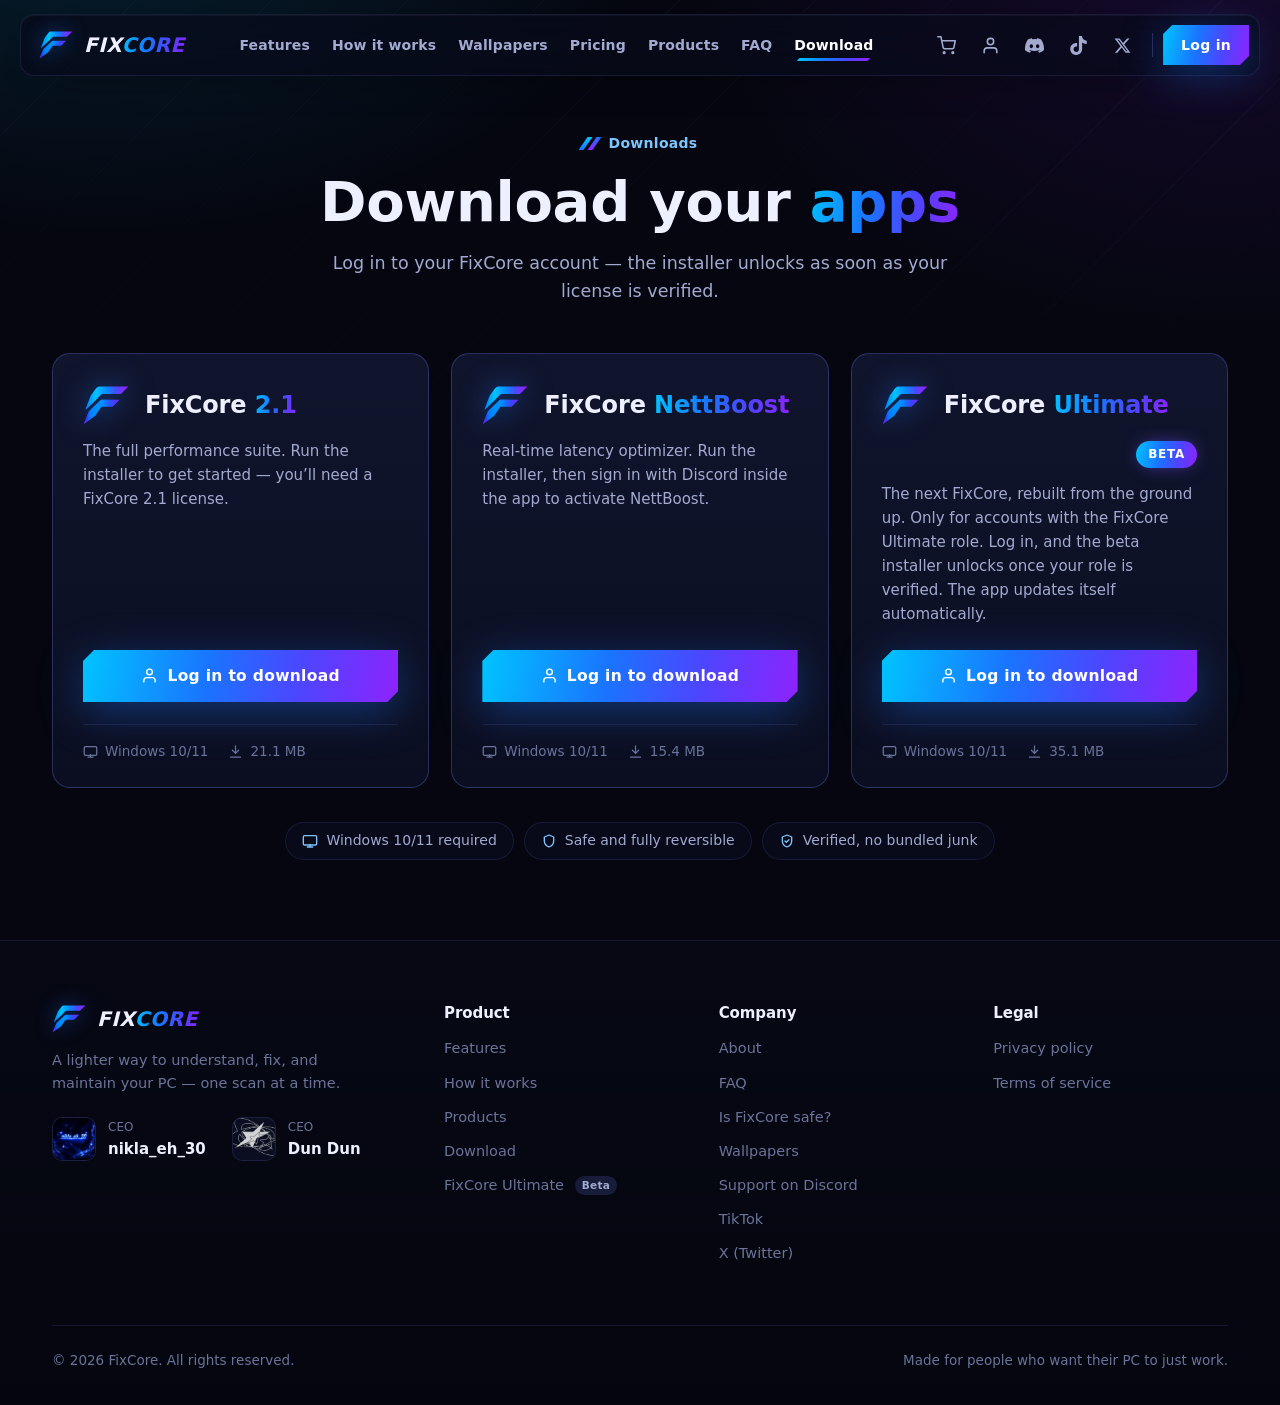
<file: download.html>
<!DOCTYPE html>
<html lang="en">
<head>
<meta charset="UTF-8">
<meta http-equiv="Content-Security-Policy" content="default-src 'self'; script-src 'self' 'sha256-WMjRDYmsKFQG68ncbNgNcBRW/AQmnPCTkLMdwafsr/E=' 'sha256-zZ8saU5JHTuIUA7VfN6g95EXMp5p0BAS9zhO/L5rs94=' 'sha256-zk3BQZbYQGp/K/jCeP3NRaE6SX3dSgcTvx6MUr3Ic/Y='; style-src 'self' 'unsafe-inline' https://fonts.googleapis.com; font-src 'self' data: https://fonts.gstatic.com; img-src 'self' data: https://cdn.discordapp.com https://media.discordapp.net; connect-src 'self' https://web-production-fae792.up.railway.app https://worker-production-8250.up.railway.app https://discord.com https://discordapp.com; object-src 'none'; base-uri 'self'; form-action 'self'">
<meta name="referrer" content="strict-origin-when-cross-origin">
<meta name="viewport" content="width=device-width, initial-scale=1.0">
<title>Download — FixCore</title>
<meta name="description" content="Download FixCore 2.1, NettBoost and the FixCore Ultimate beta. Sign in with Discord to unlock your installer.">
<link rel="canonical" href="https://fixcorepc.com/download.html">
<meta property="og:url" content="https://fixcorepc.com/download.html">
<script type="application/ld+json">{"@context": "https://schema.org", "@graph": [{"@type": "Organization", "@id": "https://fixcorepc.com/#org", "name": "FixCore", "url": "https://fixcorepc.com/", "logo": "https://fixcorepc.com/assets/fixcore-logo-512.png", "sameAs": ["https://discord.gg/xCGN2hXY8J", "https://www.tiktok.com/@fixcore_official"], "description": "FixCore makes Windows optimization and repair software: FixCore 2.1 and NettBoost."}]}</script>
<meta name="theme-color" content="#05060f">
<meta property="og:type" content="website">
<meta property="og:site_name" content="FixCore">
<meta property="og:title" content="Download — FixCore">
<meta property="og:description" content="Download FixCore 2.1, NettBoost and the FixCore Ultimate beta. Sign in with Discord to unlock your installer.">
<meta property="og:image" content="https://fixcorepc.com/assets/og-banner.jpg">
<meta property="og:image:width" content="1600">
<meta property="og:image:height" content="640">
<meta property="og:image:alt" content="FixCore — Scan, Fix, Optimize">
<meta name="twitter:image" content="https://fixcorepc.com/assets/og-banner.jpg">
<meta name="twitter:card" content="summary_large_image">
<link rel="icon" type="image/svg+xml" href="assets/fixcore-logo.svg">
<link rel="icon" type="image/png" sizes="32x32" href="assets/favicon-32.png">
<link rel="icon" type="image/png" sizes="192x192" href="assets/favicon-192.png">
<link rel="apple-touch-icon" sizes="180x180" href="assets/apple-touch-icon.png">
<link rel="preconnect" href="https://fonts.googleapis.com">
<link rel="preconnect" href="https://fonts.gstatic.com" crossorigin>
<link href="https://fonts.googleapis.com/css2?family=Archivo:wght@400;500;600;700&family=Chakra+Petch:ital,wght@0,500;0,600;0,700;1,600;1,700&family=JetBrains+Mono:wght@500&display=swap" rel="stylesheet">
<link rel="stylesheet" href="assets/fixcore.css?v=23">
<script src="assets/login-2fa.js?v=1"></script>
<script src="assets/site-status.js?v=1"></script>
</head>
<body class="page-download" id="top">
<svg class="svg-defs" aria-hidden="true" focusable="false"><defs><linearGradient id="fxIcon" gradientUnits="userSpaceOnUse" x1="2" y1="2" x2="22" y2="22"><stop offset="0" stop-color="#2ad4ff"/><stop offset=".55" stop-color="#3f7dff"/><stop offset="1" stop-color="#a64dff"/></linearGradient></defs></svg>
<a class="skip-link" href="#main">Skip to content</a>
<div class="page-bg" aria-hidden="true"></div>

<header class="site-header" id="siteHeader">
  <nav class="nav" aria-label="Main">
    <a class="brand" href="index.html" aria-label="FixCore home">
      <img class="brand-mark" src="assets/fixcore-logo.svg" alt="" width="34" height="28">
      <span class="brand-word">FIX<span>CORE</span></span>
    </a>
    <ul class="nav-links" id="navLinks">
      <li><a href="index.html#features">Features</a></li>
      <li><a href="index.html#how-it-works">How it works</a></li>
      <li><a href="index.html#wallpapers">Wallpapers</a></li>
      <li><a href="index.html#pricing">Pricing</a></li>
      <li><a href="products.html">Products</a></li>
      <li><a href="index.html#faq">FAQ</a></li>
      <li><a href="download.html">Download</a></li>
      <li id="dashNavLink" style="display:none;"><a href="index.html#dashboard">Dashboard</a></li>
    </ul>
    <div class="nav-right">
      <button class="icon-btn cart-btn" id="cartBtn" type="button" aria-label="Open cart">
        <svg viewBox="0 0 24 24" fill="none" stroke="currentColor" stroke-width="2" stroke-linecap="round" stroke-linejoin="round" aria-hidden="true"><circle cx="9" cy="21" r="1"/><circle cx="20" cy="21" r="1"/><path d="M1 1h4l2.7 13.4a2 2 0 0 0 2 1.6h9.7a2 2 0 0 0 2-1.6L23 6H6"/></svg>
        <span class="cart-badge" id="cartBadge">0</span>
      </button>
      <button class="icon-btn" id="profileBtn" type="button" aria-label="Account" data-fc-profile><svg viewBox="0 0 24 24" fill="none" stroke="currentColor" stroke-width="2" stroke-linecap="round" stroke-linejoin="round" aria-hidden="true"><path d="M20 21v-2a4 4 0 0 0-4-4H8a4 4 0 0 0-4 4v2"/><circle cx="12" cy="7" r="4"/></svg></button>
      <a class="icon-btn nav-discord" href="https://discord.gg/xCGN2hXY8J" target="_blank" rel="noopener" aria-label="Join the FixCore Discord" title="Discord"><svg viewBox="0 0 24 24" fill="currentColor" aria-hidden="true"><path d="M20.317 4.369a19.79 19.79 0 0 0-4.885-1.515.074.074 0 0 0-.079.037c-.211.375-.444.865-.608 1.25a18.27 18.27 0 0 0-5.487 0 12.6 12.6 0 0 0-.617-1.25.077.077 0 0 0-.079-.037A19.74 19.74 0 0 0 3.677 4.37a.07.07 0 0 0-.032.027C.533 9.046-.32 13.58.099 18.058a.082.082 0 0 0 .031.056 19.9 19.9 0 0 0 5.993 3.03.078.078 0 0 0 .084-.028 14.09 14.09 0 0 0 1.226-1.994.076.076 0 0 0-.041-.106 13.1 13.1 0 0 1-1.872-.892.077.077 0 0 1-.008-.128c.126-.094.252-.192.372-.291a.074.074 0 0 1 .077-.01c3.928 1.793 8.18 1.793 12.062 0a.074.074 0 0 1 .078.009c.12.099.246.198.373.292a.077.077 0 0 1-.006.127 12.3 12.3 0 0 1-1.873.892.076.076 0 0 0-.04.107c.36.698.772 1.362 1.225 1.993a.076.076 0 0 0 .084.029 19.84 19.84 0 0 0 6.002-3.03.077.077 0 0 0 .032-.055c.5-5.177-.838-9.674-3.549-13.662a.06.06 0 0 0-.031-.028zM8.02 15.331c-1.183 0-2.157-1.085-2.157-2.419 0-1.333.955-2.419 2.157-2.419 1.211 0 2.176 1.096 2.157 2.42 0 1.333-.955 2.418-2.157 2.418zm7.975 0c-1.183 0-2.157-1.085-2.157-2.419 0-1.333.955-2.419 2.157-2.419 1.211 0 2.176 1.096 2.157 2.42 0 1.333-.946 2.418-2.157 2.418z"/></svg></a>
      <a class="icon-btn nav-discord nav-tiktok" href="https://www.tiktok.com/@fixcore_official" target="_blank" rel="noopener" aria-label="FixCore on TikTok" title="TikTok"><svg viewBox="0 0 24 24" fill="currentColor" aria-hidden="true"><path d="M12.525.02c1.31-.02 2.61-.01 3.91-.02.08 1.53.63 3.09 1.75 4.17 1.12 1.11 2.7 1.62 4.24 1.79v4.03c-1.44-.05-2.89-.35-4.2-.97-.57-.26-1.1-.59-1.62-.93-.01 2.92.01 5.84-.02 8.75-.08 1.4-.54 2.79-1.35 3.94-1.31 1.92-3.58 3.17-5.91 3.21-1.43.08-2.86-.31-4.08-1.03-2.02-1.19-3.44-3.37-3.65-5.71-.02-.5-.03-1-.01-1.49.18-1.9 1.12-3.72 2.58-4.96 1.66-1.44 3.98-2.13 6.15-1.72.02 1.48-.04 2.96-.04 4.44-.99-.32-2.15-.23-3.02.37-.63.41-1.11 1.04-1.36 1.75-.21.51-.15 1.07-.14 1.61.24 1.64 1.82 3.02 3.5 2.87 1.12-.01 2.19-.66 2.77-1.61.19-.33.4-.67.41-1.06.1-1.79.06-3.57.07-5.36.01-4.03-.01-8.05.02-12.07z"/></svg></a>
      <a class="icon-btn nav-discord nav-x" href="https://x.com/FixCore_tweaks" target="_blank" rel="noopener" aria-label="FixCore on X" title="X"><svg viewBox="0 0 24 24" fill="currentColor" aria-hidden="true"><path d="M17.75 3h3.07l-6.71 7.67L22 21h-6.18l-4.84-6.33L5.44 21H2.37l7.18-8.2L2 3h6.34l4.37 5.78L17.75 3zm-1.08 16.18h1.7L7.4 4.73H5.58l11.09 14.45z"/></svg></a>
      <span class="nav-sep" aria-hidden="true"></span>
      <div class="nav-actions" id="navActions"><button class="btn btn-primary" id="openLogin" type="button">Log in</button></div>
      <button class="hamburger" id="hamburger" type="button" aria-label="Toggle menu" aria-expanded="false" aria-controls="navLinks"><span></span><span></span><span></span></button>
    </div>
  </nav>
</header>

<main id="main" class="page-main">
  <div class="wrap">
    <div class="dl-hero">
      <span class="kicker">Downloads</span>
      <h1>Download your <span class="accent">apps</span></h1>
      <p>Log in to your FixCore account — the installer unlocks as soon as your license is verified.</p>
    </div>
    <div class="dl-cards">
      <div class="dl-card">
        <div class="dl-card-top"><img src="assets/fixcore-logo.svg" alt="" width="46" height="38"><h3>FixCore <span class="dl-accent-blue">2.1</span></h3></div>
        <p>The full performance suite. Run the installer to get started — you’ll need a FixCore 2.1 license.</p>
        <div id="fixcoreState">
          <button type="button" class="btn btn-primary btn-lg dl-btn" id="fixcoreSigninBtn"><svg viewBox="0 0 24 24" fill="none" stroke="currentColor" stroke-width="2" stroke-linecap="round" stroke-linejoin="round" aria-hidden="true"><path d="M20 21v-2a4 4 0 0 0-4-4H8a4 4 0 0 0-4 4v2"/><circle cx="12" cy="7" r="4"/></svg>Log in to download</button>
          <p class="dl-status" id="fixcoreChecking" style="display:none;">Checking your license…</p>
          <div id="fixcoreDenied" style="display:none;">
            <p class="dl-denied-text">Your account doesn’t own FixCore 2.1 yet.</p>
            <div class="dl-denied-row">
              <a href="fixcore-2-1.html" class="btn btn-ghost">Get FixCore 2.1</a>
              <button type="button" class="btn btn-ghost" id="fixcoreRetryBtn">Try again</button>
            </div>
          </div>
          <a href="FixCore-Setup.exe" download="FixCore-Setup.exe" class="btn btn-primary btn-lg dl-btn" id="fixcoreDownloadBtn" style="display:none;"><svg viewBox="0 0 24 24" fill="none" stroke="currentColor" stroke-width="2.4" stroke-linecap="round" stroke-linejoin="round" aria-hidden="true"><path d="M12 3v12"/><path d="M7 10l5 5 5-5"/><path d="M4 21h16"/></svg>Download installer</a>
        </div>
        <div class="dl-card-foot">
          <span><svg viewBox="0 0 24 24" fill="none" stroke="currentColor" stroke-width="2" stroke-linecap="round" stroke-linejoin="round" aria-hidden="true"><rect x="2" y="4" width="20" height="14" rx="2"/><path d="M8 21h8M12 17v4"/></svg>Windows 10/11</span>
          <span><svg viewBox="0 0 24 24" fill="none" stroke="currentColor" stroke-width="2" stroke-linecap="round" stroke-linejoin="round" aria-hidden="true"><path d="M12 3v12"/><path d="M7 10l5 5 5-5"/><path d="M4 21h16"/></svg><span data-size-of="FixCore-Setup.exe">51,9 MB</span></span>
        </div>
      </div>
      <div class="dl-card">
        <div class="dl-card-top"><img src="assets/fixcore-logo.svg" alt="" width="46" height="38"><h3>FixCore <span class="dl-accent-blue">NettBoost</span></h3></div>
        <p>Real-time latency optimizer. Run the installer, then sign in with Discord inside the app to activate NettBoost.</p>
        <div id="nettboostState">
          <button type="button" class="btn btn-primary btn-lg dl-btn" id="nettboostSigninBtn"><svg viewBox="0 0 24 24" fill="none" stroke="currentColor" stroke-width="2" stroke-linecap="round" stroke-linejoin="round" aria-hidden="true"><path d="M20 21v-2a4 4 0 0 0-4-4H8a4 4 0 0 0-4 4v2"/><circle cx="12" cy="7" r="4"/></svg>Log in to download</button>
          <p class="dl-status" id="nettboostChecking" style="display:none;">Checking your license…</p>
          <div id="nettboostDenied" style="display:none;">
            <p class="dl-denied-text">Your account doesn’t own NettBoost yet.</p>
            <div class="dl-denied-row">
              <a href="nettboost.html" class="btn btn-ghost">Get NettBoost</a>
              <button type="button" class="btn btn-ghost" id="nettboostRetryBtn">Try again</button>
            </div>
          </div>
          <a href="FixCore_NettBoost_Setup.exe" download="FixCore_NettBoost_Setup.exe" class="btn btn-primary btn-lg dl-btn" id="nettboostDownloadBtn" style="display:none;"><svg viewBox="0 0 24 24" fill="none" stroke="currentColor" stroke-width="2.4" stroke-linecap="round" stroke-linejoin="round" aria-hidden="true"><path d="M12 3v12"/><path d="M7 10l5 5 5-5"/><path d="M4 21h16"/></svg>Download installer</a>
        </div>
        <div class="dl-card-foot">
          <span><svg viewBox="0 0 24 24" fill="none" stroke="currentColor" stroke-width="2" stroke-linecap="round" stroke-linejoin="round" aria-hidden="true"><rect x="2" y="4" width="20" height="14" rx="2"/><path d="M8 21h8M12 17v4"/></svg>Windows 10/11</span>
          <span><svg viewBox="0 0 24 24" fill="none" stroke="currentColor" stroke-width="2" stroke-linecap="round" stroke-linejoin="round" aria-hidden="true"><path d="M12 3v12"/><path d="M7 10l5 5 5-5"/><path d="M4 21h16"/></svg><span data-size-of="FixCore_NettBoost_Setup.exe">45,2 MB</span></span>
        </div>
      </div>
      <div class="dl-card dl-card-beta" id="ultimate">
        <div class="dl-card-top"><img src="assets/fixcore-logo.svg" alt="" width="46" height="38"><h3>FixCore <span class="dl-accent-blue">Ultimate</span></h3><span class="dl-beta-tag">Beta</span></div>
        <p>The next FixCore, rebuilt from the ground up. Only for accounts with the FixCore Ultimate role. Log in, and the beta installer unlocks once your role is verified. The app updates itself automatically.</p>
        <div id="ultimateState">
          <button type="button" class="btn btn-primary btn-lg dl-btn" id="ultimateSigninBtn"><svg viewBox="0 0 24 24" fill="none" stroke="currentColor" stroke-width="2" stroke-linecap="round" stroke-linejoin="round" aria-hidden="true"><path d="M20 21v-2a4 4 0 0 0-4-4H8a4 4 0 0 0-4 4v2"/><circle cx="12" cy="7" r="4"/></svg>Log in to download</button>
          <p class="dl-status" id="ultimateChecking" style="display:none;">Checking your Ultimate role…</p>
          <div id="ultimateDenied" style="display:none;">
            <p class="dl-denied-text">Your account doesn’t have the FixCore Ultimate role yet.</p>
            <div class="dl-denied-row">
              <a href="https://discord.gg/xCGN2hXY8J" target="_blank" rel="noopener" class="btn btn-ghost">Join Discord</a>
              <button type="button" class="btn btn-ghost" id="ultimateRetryBtn">Try again</button>
            </div>
          </div>
          <a href="FixCore-Ultimate-Setup.exe" download="FixCore-Ultimate-Setup.exe" class="btn btn-primary btn-lg dl-btn" id="ultimateDownloadBtn" style="display:none;"><svg viewBox="0 0 24 24" fill="none" stroke="currentColor" stroke-width="2.4" stroke-linecap="round" stroke-linejoin="round" aria-hidden="true"><path d="M12 3v12"/><path d="M7 10l5 5 5-5"/><path d="M4 21h16"/></svg>Download beta</a>
        </div>
        <div class="dl-card-foot">
          <span><svg viewBox="0 0 24 24" fill="none" stroke="currentColor" stroke-width="2" stroke-linecap="round" stroke-linejoin="round" aria-hidden="true"><rect x="2" y="4" width="20" height="14" rx="2"/><path d="M8 21h8M12 17v4"/></svg>Windows 10/11</span>
          <span><svg viewBox="0 0 24 24" fill="none" stroke="currentColor" stroke-width="2" stroke-linecap="round" stroke-linejoin="round" aria-hidden="true"><path d="M12 3v12"/><path d="M7 10l5 5 5-5"/><path d="M4 21h16"/></svg><span data-size-of="FixCore-Ultimate-Setup.exe">16,1 MB</span></span>
        </div>
      </div>
    </div>
    <div class="dl-chips">
      <div class="dl-chip"><svg viewBox="0 0 24 24" fill="none" stroke="currentColor" stroke-width="2" stroke-linecap="round" stroke-linejoin="round" aria-hidden="true"><rect x="2" y="4" width="20" height="14" rx="2"/><path d="M8 21h8M12 17v4"/></svg>Windows 10/11 required</div>
      <div class="dl-chip"><svg viewBox="0 0 24 24" fill="none" stroke="currentColor" stroke-width="2" stroke-linecap="round" stroke-linejoin="round" aria-hidden="true"><path d="M12 3l7 3v6c0 4.5-3 7.5-7 9-4-1.5-7-4.5-7-9V6l7-3z"/></svg>Safe and fully reversible</div>
      <div class="dl-chip"><svg viewBox="0 0 24 24" fill="none" stroke="currentColor" stroke-width="2" stroke-linecap="round" stroke-linejoin="round" aria-hidden="true"><path d="M12 3l7 3v6c0 4.5-3 7.5-7 9-4-1.5-7-4.5-7-9V6l7-3z"/><path d="M9 12l2 2 4-4"/></svg>Verified, no bundled junk</div>
    </div>
  </div>
</main>

<footer class="site-footer">
  <div class="wrap">
    <div class="footer-grid">
      <div class="footer-brand">
        <a class="brand" href="index.html" aria-label="FixCore home">
          <img class="brand-mark" src="assets/fixcore-logo.svg" alt="" width="34" height="28">
          <span class="brand-word">FIX<span>CORE</span></span>
        </a>
        <p>A lighter way to understand, fix, and maintain your PC — one scan at a time.</p>
        <div class="ceo-credits">
          <div class="ceo-credit"><img src="assets/ceo-nikla.png" alt="" width="44" height="44" loading="lazy"><div><span class="ceo-role">CEO</span><span class="ceo-name">nikla_eh_30</span></div></div>
          <div class="ceo-credit"><img src="assets/ceo-dundun.png" alt="" width="44" height="44" loading="lazy"><div><span class="ceo-role">CEO</span><span class="ceo-name">Dun Dun</span></div></div>
        </div>
      </div>
      <div class="footer-col">
        <h4>Product</h4>
        <a href="index.html#features">Features</a>
        <a href="index.html#how-it-works">How it works</a>
        <a href="products.html">Products</a>
        <a href="download.html">Download</a>
        <a href="fixcore-ultimate.html">FixCore Ultimate <span class="footer-soon">Beta</span></a>
      </div>
      <div class="footer-col">
        <h4>Company</h4>
        <a href="index.html#about">About</a>
        <a href="index.html#faq">FAQ</a>
        <a href="safety.html">Is FixCore safe?</a>
        <a href="index.html#wallpapers">Wallpapers</a>
        <a href="https://discord.gg/xCGN2hXY8J" target="_blank" rel="noopener">Support on Discord</a>
        <a href="https://www.tiktok.com/@fixcore_official" target="_blank" rel="noopener">TikTok</a>
        <a href="https://x.com/FixCore_tweaks" target="_blank" rel="noopener">X (Twitter)</a>
      </div>
      <div class="footer-col">
        <h4>Legal</h4>
        <a href="privacy.html">Privacy policy</a>
        <a href="terms.html">Terms of service</a>
      </div>
    </div>
    <div class="footer-bottom">
      <span>© <span data-year>2026</span> FixCore. All rights reserved.</span>
      <span>Made for people who want their PC to just work.</span>
    </div>
  </div>
</footer>

<!-- AUTH MODAL -->
<div class="modal-overlay" id="modalOverlay">
  <div class="modal">
    <button class="modal-close" id="modalClose" type="button" aria-label="Close"><svg viewBox="0 0 24 24" fill="none" stroke="currentColor" stroke-width="2" stroke-linecap="round" stroke-linejoin="round" aria-hidden="true"><path d="M18 6L6 18M6 6l12 12"/></svg></button>
    <div id="authForms">
      <div class="modal-tabs" id="authTabs">
        <button type="button" class="modal-tab active" id="authTabLogin" data-mode="login">Log in</button>
        <button type="button" class="modal-tab" id="authTabSignup" data-mode="signup">Sign up</button>
      </div>
      <div class="discord-panel">
        <p class="auth-notice" id="authNotice">Create an account to continue — you'll link Discord right after.</p>
        <div class="field">
          <label for="authEmail">Email address</label>
          <input type="email" id="authEmail" placeholder="you@example.com" autocomplete="email">
        </div>
        <div class="field">
          <label for="authPassword" id="authPasswordLabel">Password</label>
          <input type="password" id="authPassword" placeholder="Your password" autocomplete="current-password">
          <p class="err-msg" id="authPasswordHint" style="display:none;color:var(--sub);font-size:12px;margin-top:6px;">Min. 8 characters</p>
        </div>
        <button type="button" class="btn btn-primary form-submit" id="authSubmitBtn">Log in</button>
        <p id="authError" style="margin-top:12px;color:var(--danger);font-size:12.5px;text-align:center;"></p>
        <p class="forgot-row"><a href="#" class="link-btn" id="forgotLink">Forgot password?</a></p>
      </div>
    </div>

    <div id="forgotPanel" class="forgot-panel" data-api="https://web-production-fae792.up.railway.app" hidden>
      <h2>Reset your password</h2>
      <p class="sub">Enter the email of your FixCore account and we'll send you a link to choose a new password.</p>
      <div class="field" style="text-align:left;">
        <label for="forgotEmail">Email address</label>
        <input type="email" id="forgotEmail" placeholder="you@example.com" autocomplete="email">
      </div>
      <button type="button" class="btn btn-primary form-submit" id="forgotSubmit">Send reset link</button>
      <p class="forgot-msg" id="forgotMsg"></p>
      <p class="forgot-row"><a href="#" class="link-btn" id="forgotBack">Back to log in</a></p>
    </div>
    <!-- STEP 2: DISCORD LINK (shown right after account creation) -->
    <div id="discordStepPanel" class="discord-panel" style="display:none;">
      <div class="modal-tabs" style="pointer-events:none;">
        <span class="modal-tab" style="opacity:.45;">1. Create account ✓</span>
        <span class="modal-tab active">2. Authorize Discord</span>
      </div>
      <div class="discord-mark">
        <svg width="32" height="32" viewBox="0 0 24 24" fill="#5865F2"><path d="M20.317 4.369a19.79 19.79 0 0 0-4.885-1.515.074.074 0 0 0-.079.037c-.21.375-.444.864-.608 1.25a18.27 18.27 0 0 0-5.487 0 12.64 12.64 0 0 0-.617-1.25.077.077 0 0 0-.079-.037 19.736 19.736 0 0 0-4.885 1.515.07.07 0 0 0-.032.027C.533 9.045-.32 13.579.099 18.057a.082.082 0 0 0 .031.056 19.9 19.9 0 0 0 5.993 3.03.078.078 0 0 0 .084-.028c.462-.63.874-1.295 1.226-1.994a.076.076 0 0 0-.041-.106 13.1 13.1 0 0 1-1.872-.892.077.077 0 0 1-.008-.128c.126-.094.252-.192.372-.291a.074.074 0 0 1 .077-.01c3.928 1.793 8.18 1.793 12.061 0a.073.073 0 0 1 .078.01c.12.099.246.198.373.292a.077.077 0 0 1-.006.128 12.3 12.3 0 0 1-1.873.891.076.076 0 0 0-.04.107c.36.698.772 1.362 1.225 1.993a.076.076 0 0 0 .084.029 19.84 19.84 0 0 0 6.002-3.03.077.077 0 0 0 .032-.055c.5-5.177-.838-9.674-3.548-13.66a.06.06 0 0 0-.031-.028zM8.02 15.331c-1.182 0-2.157-1.085-2.157-2.419 0-1.333.956-2.418 2.157-2.418 1.21 0 2.176 1.094 2.157 2.418 0 1.334-.956 2.419-2.157 2.419zm7.974 0c-1.183 0-2.157-1.085-2.157-2.419 0-1.333.955-2.418 2.157-2.418 1.21 0 2.176 1.094 2.157 2.418 0 1.334-.946 2.419-2.157 2.419z"/></svg>
      </div>
      <h2 id="discordStepTitle">Almost done</h2>
      <p class="sub" id="discordStepText">Authorize with Discord to link your license and purchases. You'll only need to do this once — never again after this.</p>
      <button type="button" class="btn btn-discord" id="discordStepBtn">
        <span>Authorize with Discord</span>
      </button>
      <p id="discordStepError" style="margin-top:12px;color:var(--danger);font-size:12.5px;text-align:center;"></p>
    </div>
  </div>
</div>

<div class="toast" id="toast"><span class="dot"></span><span id="toastText">Welcome to FixCore</span></div>

<!-- CART DRAWER -->
<div class="cart-overlay" id="cartOverlay">
  <div class="cart-drawer">
    <div class="cart-head">
      <h2>Your cart</h2>
      <button class="modal-close" id="cartClose" type="button" aria-label="Close"><svg viewBox="0 0 24 24" fill="none" stroke="currentColor" stroke-width="2" stroke-linecap="round" stroke-linejoin="round" aria-hidden="true"><path d="M18 6L6 18M6 6l12 12"/></svg></button>
    </div>
    <div class="cart-body" id="cartBody">
      <div class="cart-empty"><p>Your cart is empty. Pick a product to get started:</p><a class="cart-pick" href="fixcore-2-1.html"><img src="assets/fixcore-logo.svg" alt=""><span><b>FixCore 2.1</b><small>Full toolkit, one-time purchase</small></span><em>$15</em></a><a class="cart-pick" href="nettboost.html"><img src="assets/fixcore-logo.svg" alt=""><span><b>NettBoost</b><small>Lower in-game ping</small></span><em>$5</em></a></div>
    </div>
  </div>
</div>

<script>
(function(){
  "use strict";
  function escHtml(s){ return String(s == null ? '' : s).replace(/[&<>"']/g, function(c){ return { '&': '&amp;', '<': '&lt;', '>': '&gt;', '"': '&quot;', "'": '&#39;' }[c]; }); }

  // ---------- state (persisted to localStorage so login carries across pages) ----------
  var currentUser = null;   // {username, tag, avatarUrl}
  try {
    var storedUser = localStorage.getItem('fixcore_discord_user');
    if (storedUser) currentUser = JSON.parse(storedUser);
    if (!currentUser){
      var storedEmailUser = localStorage.getItem('fixcore_email_user');
      if (storedEmailUser) currentUser = JSON.parse(storedEmailUser);
    }
  } catch(e){}

  // A half-finished sign-up (Discord never linked) is not a signed-in session,
  // unless this page load is the Discord redirect that finishes it.
  if (currentUser && currentUser.discordLinked === false && location.hash.indexOf('access_token') === -1){
    currentUser = null;
    try { localStorage.removeItem('fixcore_email_user'); } catch (e) { /* ignore */ }
  }

  var DISCORD_CLIENT_ID = '1539670021532422154';
  var DISCORD_REDIRECT_URI = 'https://fixcorepc.com/callback.html';
  function discordAuthorizeUrl(){
    var params = new URLSearchParams({
      client_id: DISCORD_CLIENT_ID,
      redirect_uri: DISCORD_REDIRECT_URI,
      response_type: 'token',
      scope: 'identify guilds.members.read'
    });
    return 'https://discord.com/api/oauth2/authorize?' + params.toString();
  }

  // ---------- auth modal open/close ----------
  var overlay = document.getElementById('modalOverlay');
  var authNotice = document.getElementById('authNotice');
  var authForms = document.getElementById('authForms');
  function openModal(reason){
    authForms.style.display = 'block';
    document.getElementById('discordStepPanel').style.display = 'none';
    if (reason){
      authNotice.textContent = reason;
      authNotice.classList.add('show');
    } else {
      authNotice.classList.remove('show');
    }
    overlay.classList.add('open');
    document.body.style.overflow = 'hidden';
  }
  function closeModal(){
    if (isDiscordStepOpen()) dropUnfinishedSignup();
    overlay.classList.remove('open');
    document.body.style.overflow = '';
  }
  document.getElementById('modalClose').addEventListener('click', closeModal);

  // ---------- cart ----------
  var cartOverlay = document.getElementById('cartOverlay');
  function openCart(){ cartOverlay.classList.add('open'); document.body.style.overflow = 'hidden'; }
  function closeCart(){ cartOverlay.classList.remove('open'); document.body.style.overflow = ''; }
  document.getElementById('cartBtn').addEventListener('click', openCart);
  document.getElementById('cartClose').addEventListener('click', closeCart);
  cartOverlay.addEventListener('click', function(e){ if (e.target === cartOverlay) closeCart(); });
  overlay.addEventListener('click', function(e){ if (e.target === overlay) closeModal(); });
  document.addEventListener('keydown', function(e){ if (e.key === 'Escape'){ closeModal(); closeCart(); } });

  // ---------- toast ----------
  var toast = document.getElementById('toast');
  var toastText = document.getElementById('toastText');
  var toastTimer;
  function showToast(msg){
    toastText.textContent = msg;
    toast.classList.add('show');
    clearTimeout(toastTimer);
    toastTimer = setTimeout(function(){ toast.classList.remove('show'); }, 3200);
  }

  // ---------- email + password auth ----------
  // No standalone "Authorize with Discord" entry point here — email is
  // the only way to sign in/up. Discord linking is required right
  // after, and enforced again by buyBtn below if it was skipped.
  var API_BASE = 'https://web-production-fae792.up.railway.app';
  var EMAIL_SESSION_KEY = 'fixcore_email_user';

  var authMode = 'login';
  var authTabLogin = document.getElementById('authTabLogin');
  var authTabSignup = document.getElementById('authTabSignup');
  var authEmail = document.getElementById('authEmail');
  var authPassword = document.getElementById('authPassword');
  var authPasswordHint = document.getElementById('authPasswordHint');
  var authSubmitBtn = document.getElementById('authSubmitBtn');
  var authError = document.getElementById('authError');

  function setAuthMode(mode){
    authMode = mode;
    authTabLogin.classList.toggle('active', mode === 'login');
    authTabSignup.classList.toggle('active', mode === 'signup');
    authSubmitBtn.textContent = mode === 'login' ? 'Log in' : 'Create account';
    authPassword.setAttribute('autocomplete', mode === 'login' ? 'current-password' : 'new-password');
    authPasswordHint.style.display = mode === 'signup' ? '' : 'none';
  }
  authTabLogin.addEventListener('click', function(){ authError.textContent = ''; setAuthMode('login'); });
  authTabSignup.addEventListener('click', function(){ authError.textContent = ''; setAuthMode('signup'); });

  function saveEmailSession(token, user){
    var stored = {
      authToken: token,
      username: user.username,
      tag: user.email,
      avatarUrl: user.avatarUrl || null,
      email: user.email,
      discordLinked: !!user.discordLinked
    };
    try { localStorage.setItem(EMAIL_SESSION_KEY, JSON.stringify(stored)); } catch(e){}
    currentUser = stored;
    renderAuthNav();
  }

  // ---------- sign-up must finish with Discord ----------
  // An email account only counts as signed in once Discord is linked.
  // Closing the modal while it still asks for Discord signs the person out again.
  function isDiscordStepOpen(){
    var ov = document.getElementById('modalOverlay');
    var panel = document.getElementById('discordStepPanel');
    return !!(ov && panel && ov.classList.contains('open') && panel.style.display !== 'none');
  }
  function dropUnfinishedSignup(){
    if (!currentUser || currentUser.discordLinked !== false) return;
    currentUser = null;
    try { localStorage.removeItem(EMAIL_SESSION_KEY); } catch (e) { /* ignore */ }
    try { sessionStorage.removeItem('fixcoreLinkDiscord'); } catch (e) { /* ignore */ }
    renderAuthNav();
    if (typeof renderDashboard === 'function') renderDashboard();
    if (typeof renderCtas === 'function') renderCtas();
    showToast('Not signed in. Link Discord to finish setting up your account.');
  }

  var discordLinkPopup = null;

  function finishDiscordLink(discordAccessToken){
    var savedEmailUser = null;
    try { savedEmailUser = JSON.parse(localStorage.getItem(EMAIL_SESSION_KEY) || 'null'); } catch (e) { /* ignore */ }
    if (!savedEmailUser || !savedEmailUser.authToken){
      showToast('Please sign in again before linking Discord.');
      return;
    }
    fetch(API_BASE + '/api/link-discord', {
      method: 'POST',
      headers: { 'Content-Type': 'application/json', 'Authorization': 'Bearer ' + savedEmailUser.authToken },
      body: JSON.stringify({ discordAccessToken: discordAccessToken })
    })
      .then(function(res){ return res.json().then(function(data){ return { ok: res.ok, data: data }; }); })
      .then(function(result){
        if (!result.ok){
          showToast((result.data && result.data.error) || 'Could not link Discord. Please try again.');
          return;
        }
        var updated = result.data.user;
        var merged = {
          authToken: savedEmailUser.authToken,
          username: updated.username,
          tag: savedEmailUser.tag || updated.email,
          avatarUrl: updated.avatarUrl || null,
          email: updated.email,
          discordLinked: true
        };
        try { localStorage.setItem(EMAIL_SESSION_KEY, JSON.stringify(merged)); } catch (e) { /* ignore */ }
        currentUser = merged;
        renderAuthNav();
        closeModal();
        showToast('Discord linked! Signed in as ' + merged.username + '.');
      })
      .catch(function(){
        showToast('Could not reach the server to link Discord.');
      });
  }

  // The popup (callback.html, opened below) posts the Discord result back
  // here once it has it, then closes itself.
  window.addEventListener('message', function(event){
    if (event.origin !== window.location.origin) return;
    if (!event.data || !event.data.type) return;
    if (event.data.type === 'fixcore-discord-auth' && event.data.accessToken){
      finishDiscordLink(event.data.accessToken);
    } else if (event.data.type === 'fixcore-discord-auth-error'){
      showToast('Discord authorization was cancelled.');
    }
  });

  function startDiscordLink(){
    if (discordLinkPopup && !discordLinkPopup.closed){
      discordLinkPopup.location.href = discordAuthorizeUrl();
      discordLinkPopup.focus();
      return;
    }
    try { sessionStorage.setItem('fixcoreLinkDiscord', '1'); } catch (e) { /* ignore */ }
    window.location.href = discordAuthorizeUrl();
  }

  // Step 2 of the signup flow — the popup was already opened at the
  // moment "Create Account" was clicked, so this just points it at
  // Discord (no new window.open here, so nothing gets blocked).
  document.getElementById('discordStepBtn').addEventListener('click', function(){
    startDiscordLink();
  });

  function showDiscordStep(title, text){
    authForms.style.display = 'none';
    document.getElementById('discordStepTitle').textContent = title;
    document.getElementById('discordStepText').textContent = text;
    document.getElementById('discordStepPanel').style.display = '';
  }

  authSubmitBtn.addEventListener('click', function(){
    var email = authEmail.value.trim();
    var password = authPassword.value;
    authError.textContent = '';

    if (!email || !password){
      authError.textContent = 'Please fill in both fields.';
      return;
    }
    if (authMode === 'signup' && password.length < 8){
      authError.textContent = 'Password must be at least 8 characters.';
      return;
    }

    authSubmitBtn.disabled = true;
    authSubmitBtn.textContent = authMode === 'login' ? 'Logging in…' : 'Creating account…';

    if (authMode === 'signup'){
      discordLinkPopup = window.open('about:blank', 'fixcoreDiscordAuth');
    }

    var endpoint = authMode === 'login' ? '/api/login' : '/api/register';
    fetch(API_BASE + endpoint, {
      method: 'POST',
      headers: { 'Content-Type': 'application/json' },
      body: JSON.stringify({ email: email, password: password })
    })
      .then(function(res){ return res.json().then(function(data){ return { ok: res.ok, data: data }; }); })
      .then(function(result){
        if (!result.ok){
          authError.textContent = (result.data && result.data.error) || 'Something went wrong. Please try again.';
          if (discordLinkPopup && !discordLinkPopup.closed) discordLinkPopup.close();
          return;
        }
        saveEmailSession(result.data.token, result.data.user);
        if (authMode === 'signup'){
          showDiscordStep('Almost done', "Authorize with Discord to link your license and purchases. You'll only need to do this once — never again after this.");
        } else if (!result.data.user.discordLinked){
          showDiscordStep('One more step', "You're signed in, but this account isn't linked to Discord yet — that's what syncs your purchases and license. Authorize it now; you'll only need to do this once.");
        } else {
          closeModal();
          showToast('Welcome back!');
        }
      })
      .catch(function(){
        authError.textContent = 'Could not reach the server. Please try again in a moment.';
        if (discordLinkPopup && !discordLinkPopup.closed) discordLinkPopup.close();
      })
      .finally(function(){
        authSubmitBtn.disabled = false;
        setAuthMode(authMode);
      });
  });

  function initials(name){
    return String(name || '?').slice(0,2).toUpperCase();
  }

  // ---------- nav auth UI ----------
  var navActions = document.getElementById('navActions');
  function renderAuthNav(){
    if (currentUser){
      var avatarHtml = currentUser.avatarUrl
        ? '<img class="avatar" src="' + escHtml(currentUser.avatarUrl) + '" alt="">'
        : '<span class="avatar">' + escHtml(initials(currentUser.username)) + '</span>';
      navActions.innerHTML =
        '<a class="user-chip" href="index.html#account">' + avatarHtml + '<span>' + escHtml(currentUser.username) + '</span></a>' +
        '<button class="btn btn-text" id="logoutBtn">Log out</button>';
      document.getElementById('logoutBtn').addEventListener('click', function(){
        currentUser = null;
        try { localStorage.removeItem('fixcore_discord_user'); } catch(e){}
        try { localStorage.removeItem('fixcore_email_user'); } catch(e){}
        renderAuthNav();
        showToast('You have been signed out.');
      });
    } else {
      navActions.innerHTML = '<button class="btn btn-primary" id="openLogin" type="button">Log in</button>';
      document.getElementById('openLogin').addEventListener('click', function(){ openModal(); });
    }
  }

  renderAuthNav();
})();
</script>
<script>
(function(){
  "use strict";
  // Unlocks each installer when the signed-in account owns the product.
  // Works for both kinds of login:
  //   - FixCore account (email): asks the FixCore server
  //   - Discord login: asks Discord for your roles in the FixCore server
  // If one route can't answer for a product, the other one is tried.
  var API_BASE = 'https://web-production-fae792.up.railway.app';
  var GUILD_ID = '1538214452191826122';
  var PRODUCTS = {
    fixcore:   { flag: 'fixCore21',       name: 'FixCore 2.1',      roles: ['1540798693123559474', '1538255411298304010'] },
    nettboost: { flag: 'nettBoost',       name: 'NettBoost',        roles: ['1545452018313732116'] },
    ultimate:  { flag: 'fixCoreUltimate', name: 'FixCore Ultimate', roles: ['1549807754690957432'] }
  };
  var DENIED_TEXT = { ultimate: 'Your account doesn\u2019t have the FixCore Ultimate role yet.' };
  function $(id){ return document.getElementById(id); }
  function read(key){ try { return JSON.parse(localStorage.getItem(key) || 'null'); } catch (e) { return null; } }
  function emailSession(){ var s = read('fixcore_email_user'); return s && s.authToken ? s : null; }
  function discordToken(){ var d = read('fixcore_discord_user'); return d && d.accessToken ? d.accessToken : null; }
  function signedInAtAll(){ return !!(read('fixcore_email_user') || read('fixcore_discord_user')); }

  function show(key, state, text){
    $(key + 'SigninBtn').style.display = state === 'signin' ? '' : 'none';
    $(key + 'Checking').style.display = state === 'checking' ? '' : 'none';
    $(key + 'Denied').style.display = state === 'denied' ? '' : 'none';
    $(key + 'DownloadBtn').style.display = state === 'download' ? '' : 'none';
    if (state === 'denied'){
      $(key + 'Denied').querySelector('.dl-denied-text').textContent =
        text || DENIED_TEXT[key] || ('Your account doesn\u2019t own ' + PRODUCTS[key].name + ' yet.');
    }
  }
  function each(fn){ Object.keys(PRODUCTS).forEach(fn); }

  function viaServer(s){
    return fetch(API_BASE + '/api/me/products', { headers: { 'Authorization': 'Bearer ' + s.authToken } })
      .then(function(res){
        return res.json().catch(function(){ return {}; }).then(function(d){
          if (res.status === 401) throw { expired: true };
          if (!res.ok) throw new Error((d && d.error) || 'server');
          return d;
        });
      });
  }
  function viaDiscord(token){
    return fetch('https://discord.com/api/v10/users/@me/guilds/' + GUILD_ID + '/member',
                 { headers: { Authorization: 'Bearer ' + token } })
      .then(function(res){
        if (res.status === 401 || res.status === 403) throw { expired: true };
        if (res.status === 404) return { notInServer: true };
        if (!res.ok) throw new Error('discord');
        return res.json();
      })
      .then(function(m){
        if (m.notInServer) return { _notInServer: true };
        var roles = m.roles || [], out = {};
        each(function(k){ out[PRODUCTS[k].flag] = PRODUCTS[k].roles.some(function(r){ return roles.indexOf(r) !== -1; }); });
        return out;
      });
  }

  var busy = false;
  function check(){
    if (busy) return;
    var s = emailSession(), tok = discordToken();
    if (!s && !tok){
      if (signedInAtAll()){
        each(function(k){ show(k, 'denied', 'Log out and log in again to verify your purchases.'); });
      } else {
        each(function(k){ show(k, 'signin'); });
      }
      return;
    }
    busy = true;
    each(function(k){ show(k, 'checking'); });
    var server = s ? viaServer(s).catch(function(e){ return { _error: e }; }) : Promise.resolve(null);
    server.then(function(sd){
      var missing = Object.keys(PRODUCTS).filter(function(k){
        return !sd || sd._error || typeof sd[PRODUCTS[k].flag] === 'undefined';
      });
      var discord = (missing.length && tok) ? viaDiscord(tok).catch(function(e){ return { _error: e }; })
                                            : Promise.resolve(null);
      return discord.then(function(dd){
        each(function(k){
          var flag = PRODUCTS[k].flag;
          if (sd && !sd._error && typeof sd[flag] !== 'undefined'){ show(k, sd[flag] ? 'download' : 'denied'); return; }
          if (dd && dd._notInServer){ show(k, 'denied', 'Join the FixCore Discord server first, then try again.'); return; }
          if (dd && !dd._error){ show(k, dd[flag] ? 'download' : 'denied'); return; }
          var err = (sd && sd._error) || (dd && dd._error) || {};
          if (err.expired){ show(k, 'denied', 'Your login has expired. Log out and log in again.'); return; }
          if (!tok && k === 'ultimate'){ show(k, 'denied', 'Log in with Discord to verify your FixCore Ultimate role.'); return; }
          show(k, 'denied', 'Couldn\u2019t check your license right now. Try again.');
        });
      });
    }).catch(function(){
      each(function(k){ show(k, 'denied', 'Couldn\u2019t reach the server. Try again in a moment.'); });
    }).then(function(){ busy = false; });
  }

  each(function(k){
    $(k + 'SigninBtn').addEventListener('click', function(){
      var login = document.getElementById('openLogin');
      if (login) login.click();
    });
    $(k + 'RetryBtn').addEventListener('click', check);
  });
  // Re-check when someone logs in or out (the header re-renders then).
  var nav = document.getElementById('navActions');
  if (nav && window.MutationObserver){
    var key = function(){ return JSON.stringify([(emailSession() || {}).authToken || '', discordToken() || '']); };
    var last = key();
    new MutationObserver(function(){
      var now = key();
      if (now !== last){ last = now; check(); }
    }).observe(nav, { childList: true, subtree: true });
  }
  check();
})();
</script>
<script src="assets/fixcore-shell.js?v=22"></script>
<script>
/* Viser alltid riktig filstørrelse: leser størrelsen rett fra installer-filen */
(function(){
  document.querySelectorAll('[data-size-of]').forEach(function(el){
    fetch(el.getAttribute('data-size-of'), {method:'HEAD', cache:'no-store'})
      .then(function(r){
        var n = parseInt(r.headers.get('content-length') || '0', 10);
        if (r.ok && n > 0) el.textContent = (n / 1e6).toFixed(1) + ' MB';
      }).catch(function(){});
  });
})();
</script>
</body>
</html>
</file>
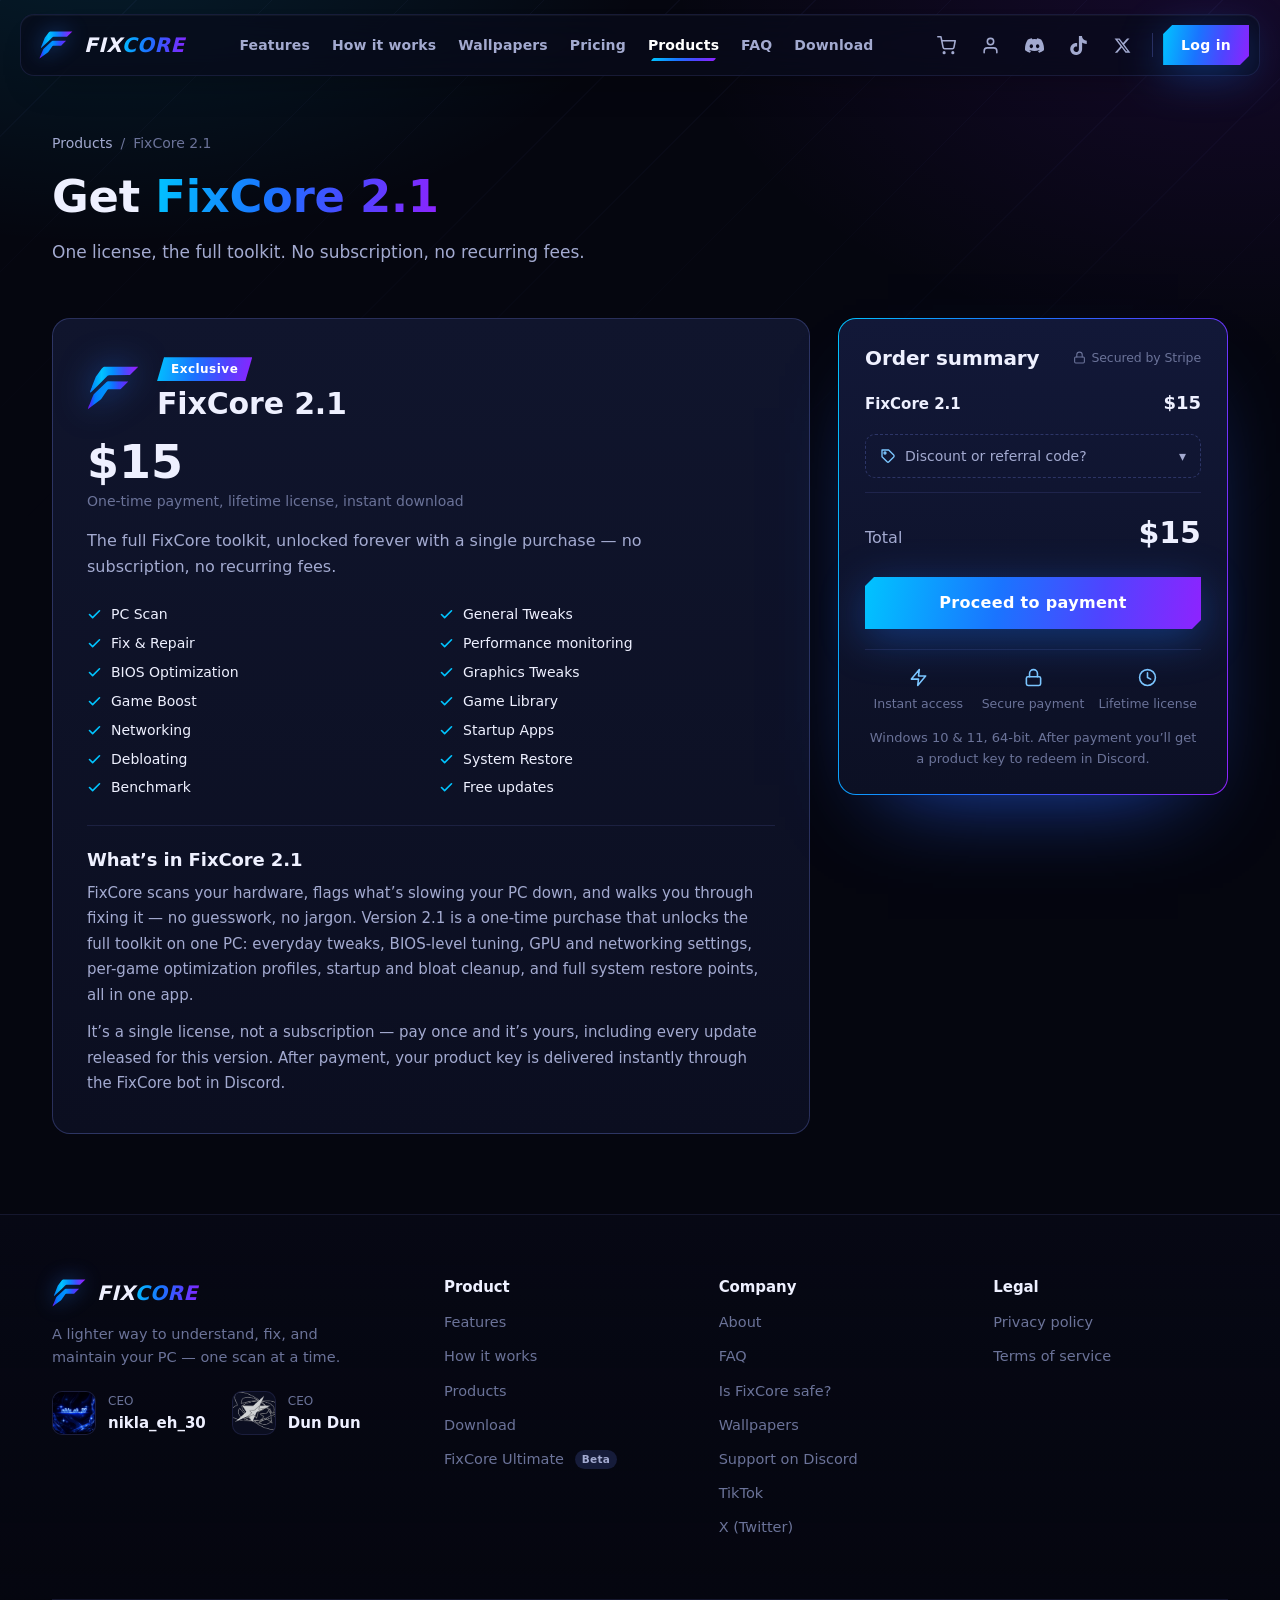
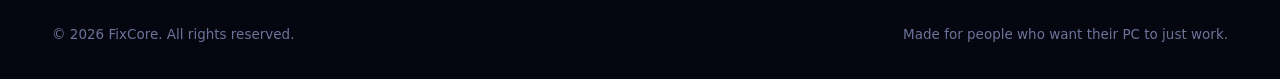
<file: fixcore-2-1.html>
<!DOCTYPE html>
<html lang="en">
<head>
<meta charset="UTF-8">
<meta http-equiv="Content-Security-Policy" content="default-src 'self'; script-src 'self' 'sha256-oFbWDIOA8DexnjmBIlVSaJEbkfkUYCOQo9138M5rRA0='; style-src 'self' 'unsafe-inline' https://fonts.googleapis.com; font-src 'self' data: https://fonts.gstatic.com; img-src 'self' data: https://cdn.discordapp.com https://media.discordapp.net; connect-src 'self' https://web-production-fae792.up.railway.app https://worker-production-8250.up.railway.app https://discord.com https://discordapp.com; object-src 'none'; base-uri 'self'; form-action 'self'">
<meta name="referrer" content="strict-origin-when-cross-origin">
<meta name="viewport" content="width=device-width, initial-scale=1.0">
<title>FixCore 2.1 — FixCore</title>
<meta name="description" content="Get FixCore 2.1, the full Windows optimization toolkit, for a one-time $15. No subscription.">
<link rel="canonical" href="https://fixcorepc.com/fixcore-2-1.html">
<meta property="og:url" content="https://fixcorepc.com/fixcore-2-1.html">
<script type="application/ld+json">{"@context": "https://schema.org", "@graph": [{"@type": "Organization", "@id": "https://fixcorepc.com/#org", "name": "FixCore", "url": "https://fixcorepc.com/", "logo": "https://fixcorepc.com/assets/fixcore-logo-512.png", "sameAs": ["https://discord.gg/xCGN2hXY8J", "https://www.tiktok.com/@fixcore_official"], "description": "FixCore makes Windows optimization and repair software: FixCore 2.1 and NettBoost."}, {"@type": "SoftwareApplication", "name": "FixCore 2.1", "operatingSystem": "Windows 10, Windows 11 (64-bit)", "applicationCategory": "UtilitiesApplication", "description": "Windows 10/11 optimization and repair app: PC scan, reversible performance tweaks, fix & repair tools, BIOS optimization, graphics tweaks, Game Boost, networking, startup apps, debloating, System Restore and a before/after benchmark. One-time purchase, no subscription.", "url": "https://fixcorepc.com/fixcore-2-1.html", "downloadUrl": "https://fixcorepc.com/download.html", "publisher": {"@id": "https://fixcorepc.com/#org"}, "offers": {"@type": "Offer", "price": "15.00", "priceCurrency": "USD", "url": "https://fixcorepc.com/fixcore-2-1.html", "availability": "https://schema.org/InStock"}}]}</script>
<meta name="theme-color" content="#05060f">
<meta property="og:type" content="website">
<meta property="og:site_name" content="FixCore">
<meta property="og:title" content="FixCore 2.1 — FixCore">
<meta property="og:description" content="Get FixCore 2.1, the full Windows optimization toolkit, for a one-time $15. No subscription.">
<meta property="og:image" content="https://fixcorepc.com/assets/og-banner.jpg">
<meta property="og:image:width" content="1600">
<meta property="og:image:height" content="640">
<meta property="og:image:alt" content="FixCore — Scan, Fix, Optimize">
<meta name="twitter:image" content="https://fixcorepc.com/assets/og-banner.jpg">
<meta name="twitter:card" content="summary_large_image">
<link rel="icon" type="image/svg+xml" href="assets/fixcore-logo.svg">
<link rel="icon" type="image/png" sizes="32x32" href="assets/favicon-32.png">
<link rel="icon" type="image/png" sizes="192x192" href="assets/favicon-192.png">
<link rel="apple-touch-icon" sizes="180x180" href="assets/apple-touch-icon.png">
<link rel="preconnect" href="https://fonts.googleapis.com">
<link rel="preconnect" href="https://fonts.gstatic.com" crossorigin>
<link href="https://fonts.googleapis.com/css2?family=Archivo:wght@400;500;600;700&family=Chakra+Petch:ital,wght@0,500;0,600;0,700;1,600;1,700&family=JetBrains+Mono:wght@500&display=swap" rel="stylesheet">
<link rel="stylesheet" href="assets/fixcore.css?v=23">
<script src="assets/login-2fa.js?v=1"></script>
<script src="assets/site-status.js?v=1"></script>
</head>
<body class="page-fixcore-2-1" id="top">
<svg class="svg-defs" aria-hidden="true" focusable="false"><defs><linearGradient id="fxIcon" gradientUnits="userSpaceOnUse" x1="2" y1="2" x2="22" y2="22"><stop offset="0" stop-color="#2ad4ff"/><stop offset=".55" stop-color="#3f7dff"/><stop offset="1" stop-color="#a64dff"/></linearGradient></defs></svg>
<a class="skip-link" href="#main">Skip to content</a>
<div class="page-bg" aria-hidden="true"></div>

<header class="site-header" id="siteHeader">
  <nav class="nav" aria-label="Main">
    <a class="brand" href="index.html" aria-label="FixCore home">
      <img class="brand-mark" src="assets/fixcore-logo.svg" alt="" width="34" height="28">
      <span class="brand-word">FIX<span>CORE</span></span>
    </a>
    <ul class="nav-links" id="navLinks">
      <li><a href="index.html#features">Features</a></li>
      <li><a href="index.html#how-it-works">How it works</a></li>
      <li><a href="index.html#wallpapers">Wallpapers</a></li>
      <li><a href="index.html#pricing">Pricing</a></li>
      <li><a href="products.html">Products</a></li>
      <li><a href="index.html#faq">FAQ</a></li>
      <li><a href="download.html">Download</a></li>
      <li id="dashNavLink" style="display:none;"><a href="index.html#dashboard">Dashboard</a></li>
    </ul>
    <div class="nav-right">
      <button class="icon-btn cart-btn" id="cartBtn" type="button" aria-label="Open cart">
        <svg viewBox="0 0 24 24" fill="none" stroke="currentColor" stroke-width="2" stroke-linecap="round" stroke-linejoin="round" aria-hidden="true"><circle cx="9" cy="21" r="1"/><circle cx="20" cy="21" r="1"/><path d="M1 1h4l2.7 13.4a2 2 0 0 0 2 1.6h9.7a2 2 0 0 0 2-1.6L23 6H6"/></svg>
        <span class="cart-badge" id="cartBadge">0</span>
      </button>
      <button class="icon-btn" id="profileBtn" type="button" aria-label="Account" data-fc-profile><svg viewBox="0 0 24 24" fill="none" stroke="currentColor" stroke-width="2" stroke-linecap="round" stroke-linejoin="round" aria-hidden="true"><path d="M20 21v-2a4 4 0 0 0-4-4H8a4 4 0 0 0-4 4v2"/><circle cx="12" cy="7" r="4"/></svg></button>
      <a class="icon-btn nav-discord" href="https://discord.gg/xCGN2hXY8J" target="_blank" rel="noopener" aria-label="Join the FixCore Discord" title="Discord"><svg viewBox="0 0 24 24" fill="currentColor" aria-hidden="true"><path d="M20.317 4.369a19.79 19.79 0 0 0-4.885-1.515.074.074 0 0 0-.079.037c-.211.375-.444.865-.608 1.25a18.27 18.27 0 0 0-5.487 0 12.6 12.6 0 0 0-.617-1.25.077.077 0 0 0-.079-.037A19.74 19.74 0 0 0 3.677 4.37a.07.07 0 0 0-.032.027C.533 9.046-.32 13.58.099 18.058a.082.082 0 0 0 .031.056 19.9 19.9 0 0 0 5.993 3.03.078.078 0 0 0 .084-.028 14.09 14.09 0 0 0 1.226-1.994.076.076 0 0 0-.041-.106 13.1 13.1 0 0 1-1.872-.892.077.077 0 0 1-.008-.128c.126-.094.252-.192.372-.291a.074.074 0 0 1 .077-.01c3.928 1.793 8.18 1.793 12.062 0a.074.074 0 0 1 .078.009c.12.099.246.198.373.292a.077.077 0 0 1-.006.127 12.3 12.3 0 0 1-1.873.892.076.076 0 0 0-.04.107c.36.698.772 1.362 1.225 1.993a.076.076 0 0 0 .084.029 19.84 19.84 0 0 0 6.002-3.03.077.077 0 0 0 .032-.055c.5-5.177-.838-9.674-3.549-13.662a.06.06 0 0 0-.031-.028zM8.02 15.331c-1.183 0-2.157-1.085-2.157-2.419 0-1.333.955-2.419 2.157-2.419 1.211 0 2.176 1.096 2.157 2.42 0 1.333-.955 2.418-2.157 2.418zm7.975 0c-1.183 0-2.157-1.085-2.157-2.419 0-1.333.955-2.419 2.157-2.419 1.211 0 2.176 1.096 2.157 2.42 0 1.333-.946 2.418-2.157 2.418z"/></svg></a>
      <a class="icon-btn nav-discord nav-tiktok" href="https://www.tiktok.com/@fixcore_official" target="_blank" rel="noopener" aria-label="FixCore on TikTok" title="TikTok"><svg viewBox="0 0 24 24" fill="currentColor" aria-hidden="true"><path d="M12.525.02c1.31-.02 2.61-.01 3.91-.02.08 1.53.63 3.09 1.75 4.17 1.12 1.11 2.7 1.62 4.24 1.79v4.03c-1.44-.05-2.89-.35-4.2-.97-.57-.26-1.1-.59-1.62-.93-.01 2.92.01 5.84-.02 8.75-.08 1.4-.54 2.79-1.35 3.94-1.31 1.92-3.58 3.17-5.91 3.21-1.43.08-2.86-.31-4.08-1.03-2.02-1.19-3.44-3.37-3.65-5.71-.02-.5-.03-1-.01-1.49.18-1.9 1.12-3.72 2.58-4.96 1.66-1.44 3.98-2.13 6.15-1.72.02 1.48-.04 2.96-.04 4.44-.99-.32-2.15-.23-3.02.37-.63.41-1.11 1.04-1.36 1.75-.21.51-.15 1.07-.14 1.61.24 1.64 1.82 3.02 3.5 2.87 1.12-.01 2.19-.66 2.77-1.61.19-.33.4-.67.41-1.06.1-1.79.06-3.57.07-5.36.01-4.03-.01-8.05.02-12.07z"/></svg></a>
      <a class="icon-btn nav-discord nav-x" href="https://x.com/FixCore_tweaks" target="_blank" rel="noopener" aria-label="FixCore on X" title="X"><svg viewBox="0 0 24 24" fill="currentColor" aria-hidden="true"><path d="M17.75 3h3.07l-6.71 7.67L22 21h-6.18l-4.84-6.33L5.44 21H2.37l7.18-8.2L2 3h6.34l4.37 5.78L17.75 3zm-1.08 16.18h1.7L7.4 4.73H5.58l11.09 14.45z"/></svg></a>
      <span class="nav-sep" aria-hidden="true"></span>
      <div class="nav-actions" id="navActions"><button class="btn btn-primary" id="openLogin" type="button">Log in</button></div>
      <button class="hamburger" id="hamburger" type="button" aria-label="Toggle menu" aria-expanded="false" aria-controls="navLinks"><span></span><span></span><span></span></button>
    </div>
  </nav>
</header>

<main id="main" class="page-main">
  <div class="wrap">
    <nav class="crumbs" aria-label="Breadcrumb"><a href="products.html">Products</a><span aria-hidden="true">/</span><span>FixCore 2.1</span></nav>
    <div class="section-head">
      <h1>Get <span class="accent">FixCore 2.1</span></h1>
      <p>One license, the full toolkit. No subscription, no recurring fees.</p>
    </div>

    <div class="checkout-layout">
      <div class="product-card">
        <div class="product-head">
          <img src="assets/fixcore-logo.svg" alt="" width="52" height="43">
          <div><span class="product-tag">Exclusive</span><h2>FixCore 2.1</h2></div>
        </div>
        <div class="product-price">$15</div>
        <div class="product-price-meta">One-time payment, lifetime license, instant download</div>
        <p class="product-desc">The full FixCore toolkit, unlocked forever with a single purchase — no subscription, no recurring fees.</p>
        <ul class="check-list"><li><svg viewBox="0 0 24 24" fill="none" stroke="currentColor" stroke-width="2.6" stroke-linecap="round" stroke-linejoin="round" aria-hidden="true"><path d="M20 6L9 17l-5-5"/></svg><span>PC Scan</span></li><li><svg viewBox="0 0 24 24" fill="none" stroke="currentColor" stroke-width="2.6" stroke-linecap="round" stroke-linejoin="round" aria-hidden="true"><path d="M20 6L9 17l-5-5"/></svg><span>General Tweaks</span></li><li><svg viewBox="0 0 24 24" fill="none" stroke="currentColor" stroke-width="2.6" stroke-linecap="round" stroke-linejoin="round" aria-hidden="true"><path d="M20 6L9 17l-5-5"/></svg><span>Fix &amp; Repair</span></li><li><svg viewBox="0 0 24 24" fill="none" stroke="currentColor" stroke-width="2.6" stroke-linecap="round" stroke-linejoin="round" aria-hidden="true"><path d="M20 6L9 17l-5-5"/></svg><span>Performance monitoring</span></li><li><svg viewBox="0 0 24 24" fill="none" stroke="currentColor" stroke-width="2.6" stroke-linecap="round" stroke-linejoin="round" aria-hidden="true"><path d="M20 6L9 17l-5-5"/></svg><span>BIOS Optimization</span></li><li><svg viewBox="0 0 24 24" fill="none" stroke="currentColor" stroke-width="2.6" stroke-linecap="round" stroke-linejoin="round" aria-hidden="true"><path d="M20 6L9 17l-5-5"/></svg><span>Graphics Tweaks</span></li><li><svg viewBox="0 0 24 24" fill="none" stroke="currentColor" stroke-width="2.6" stroke-linecap="round" stroke-linejoin="round" aria-hidden="true"><path d="M20 6L9 17l-5-5"/></svg><span>Game Boost</span></li><li><svg viewBox="0 0 24 24" fill="none" stroke="currentColor" stroke-width="2.6" stroke-linecap="round" stroke-linejoin="round" aria-hidden="true"><path d="M20 6L9 17l-5-5"/></svg><span>Game Library</span></li><li><svg viewBox="0 0 24 24" fill="none" stroke="currentColor" stroke-width="2.6" stroke-linecap="round" stroke-linejoin="round" aria-hidden="true"><path d="M20 6L9 17l-5-5"/></svg><span>Networking</span></li><li><svg viewBox="0 0 24 24" fill="none" stroke="currentColor" stroke-width="2.6" stroke-linecap="round" stroke-linejoin="round" aria-hidden="true"><path d="M20 6L9 17l-5-5"/></svg><span>Startup Apps</span></li><li><svg viewBox="0 0 24 24" fill="none" stroke="currentColor" stroke-width="2.6" stroke-linecap="round" stroke-linejoin="round" aria-hidden="true"><path d="M20 6L9 17l-5-5"/></svg><span>Debloating</span></li><li><svg viewBox="0 0 24 24" fill="none" stroke="currentColor" stroke-width="2.6" stroke-linecap="round" stroke-linejoin="round" aria-hidden="true"><path d="M20 6L9 17l-5-5"/></svg><span>System Restore</span></li><li><svg viewBox="0 0 24 24" fill="none" stroke="currentColor" stroke-width="2.6" stroke-linecap="round" stroke-linejoin="round" aria-hidden="true"><path d="M20 6L9 17l-5-5"/></svg><span>Benchmark</span></li><li><svg viewBox="0 0 24 24" fill="none" stroke="currentColor" stroke-width="2.6" stroke-linecap="round" stroke-linejoin="round" aria-hidden="true"><path d="M20 6L9 17l-5-5"/></svg><span>Free updates</span></li></ul>
        <div class="about-block">
          <h3>What’s in FixCore 2.1</h3>
          <p>FixCore scans your hardware, flags what’s slowing your PC down, and walks you through fixing it — no guesswork, no jargon. Version 2.1 is a one-time purchase that unlocks the full toolkit on one PC: everyday tweaks, BIOS-level tuning, GPU and networking settings, per-game optimization profiles, startup and bloat cleanup, and full system restore points, all in one app.</p><p>It’s a single license, not a subscription — pay once and it’s yours, including every update released for this version. After payment, your product key is delivered instantly through the FixCore bot in Discord.</p>
        </div>
      </div>

      <aside class="order-summary" aria-label="Order summary">
        <h3>Order summary <span class="stripe-note"><svg viewBox="0 0 24 24" fill="none" stroke="currentColor" stroke-width="2" stroke-linecap="round" stroke-linejoin="round" aria-hidden="true"><rect x="3" y="11" width="18" height="11" rx="2"/><path d="M7 11V7a5 5 0 0 1 10 0v4"/></svg>Secured by Stripe</span></h3>
        <div class="order-line">
          <span class="name">FixCore 2.1</span>
          <span class="price-now" id="orderPrice">$15</span>
        </div>
        <button type="button" class="code-toggle" id="codeToggle" aria-controls="codeFields">
          <span class="lbl"><svg viewBox="0 0 24 24" fill="none" stroke="currentColor" stroke-width="2" stroke-linecap="round" stroke-linejoin="round" aria-hidden="true"><path d="M20.6 13.4l-7.2 7.2a2 2 0 0 1-2.8 0L3 13V3h10l7.6 7.6a2 2 0 0 1 0 2.8z"/><circle cx="7.5" cy="7.5" r="1.5"/></svg>Discount or referral code?</span>
          <span id="codeToggleArrow" aria-hidden="true">▾</span>
        </button>
        <div class="code-fields" id="codeFields">
          <label for="discountCodeInput">Discount code</label>
          <div class="code-row">
            <input type="text" id="discountCodeInput" placeholder="Enter code" autocomplete="off" spellcheck="false">
            <span id="discountAppliedPill" class="applied-pill" style="display:none;"><svg viewBox="0 0 24 24" fill="none" stroke="currentColor" stroke-width="3" stroke-linecap="round" stroke-linejoin="round" aria-hidden="true"><path d="M20 6L9 17l-5-5"/></svg>Applied</span>
          </div>
          <div class="code-status" id="discountStatus"></div>
          <label for="referralCodeInput">Referral code</label>
          <input type="text" id="referralCodeInput" placeholder="Enter referral code" autocomplete="off" spellcheck="false">
          <div class="code-status" id="referralStatus"></div>
        </div>
        <div class="order-total">
          <span class="label">Total</span>
          <span class="amount" id="orderTotal">$15</span>
        </div>
        <!-- Stripe Payment Link for FixCore 2.1 ($15 price). -->
        <button class="btn btn-primary" id="buyBtn" type="button" data-stripe-url="https://buy.stripe.com/5kQfZid298DIagH7qY3VC05">Proceed to payment</button>
        <div class="trust-strip">
          <div class="item"><svg viewBox="0 0 24 24" fill="none" stroke="currentColor" stroke-width="2" stroke-linecap="round" stroke-linejoin="round" aria-hidden="true"><path d="M13 2L3 14h9l-1 8 10-12h-9l1-8z"/></svg>Instant access</div>
          <div class="item"><svg viewBox="0 0 24 24" fill="none" stroke="currentColor" stroke-width="2" stroke-linecap="round" stroke-linejoin="round" aria-hidden="true"><rect x="3" y="11" width="18" height="11" rx="2"/><path d="M7 11V7a5 5 0 0 1 10 0v4"/></svg>Secure payment</div>
          <div class="item"><svg viewBox="0 0 24 24" fill="none" stroke="currentColor" stroke-width="2" stroke-linecap="round" stroke-linejoin="round" aria-hidden="true"><circle cx="12" cy="12" r="10"/><path d="M12 6v6l4 2"/></svg>Lifetime license</div>
        </div>
        <p class="product-footnote">Windows 10 &amp; 11, 64-bit. After payment you’ll get a product key to redeem in Discord.</p>
      </aside>
    </div>
  </div>
</main>

<footer class="site-footer">
  <div class="wrap">
    <div class="footer-grid">
      <div class="footer-brand">
        <a class="brand" href="index.html" aria-label="FixCore home">
          <img class="brand-mark" src="assets/fixcore-logo.svg" alt="" width="34" height="28">
          <span class="brand-word">FIX<span>CORE</span></span>
        </a>
        <p>A lighter way to understand, fix, and maintain your PC — one scan at a time.</p>
        <div class="ceo-credits">
          <div class="ceo-credit"><img src="assets/ceo-nikla.png" alt="" width="44" height="44" loading="lazy"><div><span class="ceo-role">CEO</span><span class="ceo-name">nikla_eh_30</span></div></div>
          <div class="ceo-credit"><img src="assets/ceo-dundun.png" alt="" width="44" height="44" loading="lazy"><div><span class="ceo-role">CEO</span><span class="ceo-name">Dun Dun</span></div></div>
        </div>
      </div>
      <div class="footer-col">
        <h4>Product</h4>
        <a href="index.html#features">Features</a>
        <a href="index.html#how-it-works">How it works</a>
        <a href="products.html">Products</a>
        <a href="download.html">Download</a>
        <a href="fixcore-ultimate.html">FixCore Ultimate <span class="footer-soon">Beta</span></a>
      </div>
      <div class="footer-col">
        <h4>Company</h4>
        <a href="index.html#about">About</a>
        <a href="index.html#faq">FAQ</a>
        <a href="safety.html">Is FixCore safe?</a>
        <a href="index.html#wallpapers">Wallpapers</a>
        <a href="https://discord.gg/xCGN2hXY8J" target="_blank" rel="noopener">Support on Discord</a>
        <a href="https://www.tiktok.com/@fixcore_official" target="_blank" rel="noopener">TikTok</a>
        <a href="https://x.com/FixCore_tweaks" target="_blank" rel="noopener">X (Twitter)</a>
      </div>
      <div class="footer-col">
        <h4>Legal</h4>
        <a href="privacy.html">Privacy policy</a>
        <a href="terms.html">Terms of service</a>
      </div>
    </div>
    <div class="footer-bottom">
      <span>© <span data-year>2026</span> FixCore. All rights reserved.</span>
      <span>Made for people who want their PC to just work.</span>
    </div>
  </div>
</footer>

<!-- AUTH MODAL -->
<div class="modal-overlay" id="modalOverlay">
  <div class="modal">
    <button class="modal-close" id="modalClose" type="button" aria-label="Close"><svg viewBox="0 0 24 24" fill="none" stroke="currentColor" stroke-width="2" stroke-linecap="round" stroke-linejoin="round" aria-hidden="true"><path d="M18 6L6 18M6 6l12 12"/></svg></button>
    <div id="authForms">
      <div class="modal-tabs" id="authTabs">
        <button type="button" class="modal-tab active" id="authTabLogin" data-mode="login">Log in</button>
        <button type="button" class="modal-tab" id="authTabSignup" data-mode="signup">Sign up</button>
      </div>
      <div class="discord-panel">
        <p class="auth-notice" id="authNotice">Create an account to continue — you'll link Discord right after.</p>
        <div class="field">
          <label for="authEmail">Email address</label>
          <input type="email" id="authEmail" placeholder="you@example.com" autocomplete="email">
        </div>
        <div class="field">
          <label for="authPassword" id="authPasswordLabel">Password</label>
          <input type="password" id="authPassword" placeholder="Your password" autocomplete="current-password">
          <p class="err-msg" id="authPasswordHint" style="display:none;color:var(--sub);font-size:12px;margin-top:6px;">Min. 8 characters</p>
        </div>
        <button type="button" class="btn btn-primary form-submit" id="authSubmitBtn">Log in</button>
        <p id="authError" style="margin-top:12px;color:var(--danger);font-size:12.5px;text-align:center;"></p>
        <p class="forgot-row"><a href="#" class="link-btn" id="forgotLink">Forgot password?</a></p>
      </div>
    </div>

    <div id="forgotPanel" class="forgot-panel" data-api="https://web-production-fae792.up.railway.app" hidden>
      <h2>Reset your password</h2>
      <p class="sub">Enter the email of your FixCore account and we'll send you a link to choose a new password.</p>
      <div class="field" style="text-align:left;">
        <label for="forgotEmail">Email address</label>
        <input type="email" id="forgotEmail" placeholder="you@example.com" autocomplete="email">
      </div>
      <button type="button" class="btn btn-primary form-submit" id="forgotSubmit">Send reset link</button>
      <p class="forgot-msg" id="forgotMsg"></p>
      <p class="forgot-row"><a href="#" class="link-btn" id="forgotBack">Back to log in</a></p>
    </div>
    <!-- STEP 2: DISCORD LINK (shown right after account creation) -->
    <div id="discordStepPanel" class="discord-panel" style="display:none;">
      <div class="modal-tabs" style="pointer-events:none;">
        <span class="modal-tab" style="opacity:.45;">1. Create account ✓</span>
        <span class="modal-tab active">2. Authorize Discord</span>
      </div>
      <div class="discord-mark">
        <svg width="32" height="32" viewBox="0 0 24 24" fill="#5865F2"><path d="M20.317 4.369a19.79 19.79 0 0 0-4.885-1.515.074.074 0 0 0-.079.037c-.21.375-.444.864-.608 1.25a18.27 18.27 0 0 0-5.487 0 12.64 12.64 0 0 0-.617-1.25.077.077 0 0 0-.079-.037 19.736 19.736 0 0 0-4.885 1.515.07.07 0 0 0-.032.027C.533 9.045-.32 13.579.099 18.057a.082.082 0 0 0 .031.056 19.9 19.9 0 0 0 5.993 3.03.078.078 0 0 0 .084-.028c.462-.63.874-1.295 1.226-1.994a.076.076 0 0 0-.041-.106 13.1 13.1 0 0 1-1.872-.892.077.077 0 0 1-.008-.128c.126-.094.252-.192.372-.291a.074.074 0 0 1 .077-.01c3.928 1.793 8.18 1.793 12.061 0a.073.073 0 0 1 .078.01c.12.099.246.198.373.292a.077.077 0 0 1-.006.128 12.3 12.3 0 0 1-1.873.891.076.076 0 0 0-.04.107c.36.698.772 1.362 1.225 1.993a.076.076 0 0 0 .084.029 19.84 19.84 0 0 0 6.002-3.03.077.077 0 0 0 .032-.055c.5-5.177-.838-9.674-3.548-13.66a.06.06 0 0 0-.031-.028zM8.02 15.331c-1.182 0-2.157-1.085-2.157-2.419 0-1.333.956-2.418 2.157-2.418 1.21 0 2.176 1.094 2.157 2.418 0 1.334-.956 2.419-2.157 2.419zm7.974 0c-1.183 0-2.157-1.085-2.157-2.419 0-1.333.955-2.418 2.157-2.418 1.21 0 2.176 1.094 2.157 2.418 0 1.334-.946 2.419-2.157 2.419z"/></svg>
      </div>
      <h2 id="discordStepTitle">Almost done</h2>
      <p class="sub" id="discordStepText">Authorize with Discord to link your license and purchases. You'll only need to do this once — never again after this.</p>
      <button type="button" class="btn btn-discord" id="discordStepBtn">
        <span>Authorize with Discord</span>
      </button>
      <p id="discordStepError" style="margin-top:12px;color:var(--danger);font-size:12.5px;text-align:center;"></p>
    </div>
  </div>
</div>

<div class="toast" id="toast"><span class="dot"></span><span id="toastText">Welcome to FixCore</span></div>

<!-- CART DRAWER -->
<div class="cart-overlay" id="cartOverlay">
  <div class="cart-drawer">
    <div class="cart-head">
      <h2>Your cart</h2>
      <button class="modal-close" id="cartClose" type="button" aria-label="Close"><svg viewBox="0 0 24 24" fill="none" stroke="currentColor" stroke-width="2" stroke-linecap="round" stroke-linejoin="round" aria-hidden="true"><path d="M18 6L6 18M6 6l12 12"/></svg></button>
    </div>
    <div class="cart-body" id="cartBody">
      <div class="cart-empty"><p>Your cart is empty. Pick a product to get started:</p><a class="cart-pick" href="fixcore-2-1.html"><img src="assets/fixcore-logo.svg" alt=""><span><b>FixCore 2.1</b><small>Full toolkit, one-time purchase</small></span><em>$15</em></a><a class="cart-pick" href="nettboost.html"><img src="assets/fixcore-logo.svg" alt=""><span><b>NettBoost</b><small>Lower in-game ping</small></span><em>$5</em></a></div>
    </div>
  </div>
</div>

<script>
(function(){
  "use strict";
  function escHtml(s){ return String(s == null ? '' : s).replace(/[&<>"']/g, function(c){ return { '&': '&amp;', '<': '&lt;', '>': '&gt;', '"': '&quot;', "'": '&#39;' }[c]; }); }

  // ---------- state (persisted to localStorage so login carries across pages) ----------
  var currentUser = null;   // {username, tag, avatarUrl}
  try {
    var storedUser = localStorage.getItem('fixcore_discord_user');
    if (storedUser) currentUser = JSON.parse(storedUser);
    if (!currentUser){
      var storedEmailUser = localStorage.getItem('fixcore_email_user');
      if (storedEmailUser) currentUser = JSON.parse(storedEmailUser);
    }
  } catch(e){}

  // A half-finished sign-up (Discord never linked) is not a signed-in session,
  // unless this page load is the Discord redirect that finishes it.
  if (currentUser && currentUser.discordLinked === false && location.hash.indexOf('access_token') === -1){
    currentUser = null;
    try { localStorage.removeItem('fixcore_email_user'); } catch (e) { /* ignore */ }
  }

  var DISCORD_CLIENT_ID = '1539670021532422154';
  var DISCORD_REDIRECT_URI = 'https://fixcorepc.com/callback.html';
  function discordAuthorizeUrl(){
    var params = new URLSearchParams({
      client_id: DISCORD_CLIENT_ID,
      redirect_uri: DISCORD_REDIRECT_URI,
      response_type: 'token',
      scope: 'identify'
    });
    return 'https://discord.com/api/oauth2/authorize?' + params.toString();
  }

  // ---------- auth modal open/close ----------
  var overlay = document.getElementById('modalOverlay');
  var authNotice = document.getElementById('authNotice');
  var authForms = document.getElementById('authForms');
  function openModal(reason){
    authForms.style.display = 'block';
    document.getElementById('discordStepPanel').style.display = 'none';
    if (reason){
      authNotice.textContent = reason;
      authNotice.classList.add('show');
    } else {
      authNotice.classList.remove('show');
    }
    overlay.classList.add('open');
    document.body.style.overflow = 'hidden';
  }
  function closeModal(){
    if (isDiscordStepOpen()) dropUnfinishedSignup();
    overlay.classList.remove('open');
    document.body.style.overflow = '';
  }
  document.getElementById('modalClose').addEventListener('click', closeModal);

  // ---------- cart ----------
  var cartOverlay = document.getElementById('cartOverlay');
  function openCart(){ cartOverlay.classList.add('open'); document.body.style.overflow = 'hidden'; }
  function closeCart(){ cartOverlay.classList.remove('open'); document.body.style.overflow = ''; }
  document.getElementById('cartBtn').addEventListener('click', openCart);
  document.getElementById('cartClose').addEventListener('click', closeCart);
  cartOverlay.addEventListener('click', function(e){ if (e.target === cartOverlay) closeCart(); });
  overlay.addEventListener('click', function(e){ if (e.target === overlay) closeModal(); });
  document.addEventListener('keydown', function(e){ if (e.key === 'Escape'){ closeModal(); closeCart(); } });

  // ---------- toast ----------
  var toast = document.getElementById('toast');
  var toastText = document.getElementById('toastText');
  var toastTimer;
  function showToast(msg){
    toastText.textContent = msg;
    toast.classList.add('show');
    clearTimeout(toastTimer);
    toastTimer = setTimeout(function(){ toast.classList.remove('show'); }, 3200);
  }

  // ---------- email + password auth ----------
  // No standalone "Authorize with Discord" entry point here — email is
  // the only way to sign in/up. Discord linking is required right
  // after, and enforced again by buyBtn below if it was skipped.
  var API_BASE = 'https://web-production-fae792.up.railway.app';
  var EMAIL_SESSION_KEY = 'fixcore_email_user';

  var authMode = 'login';
  var authTabLogin = document.getElementById('authTabLogin');
  var authTabSignup = document.getElementById('authTabSignup');
  var authEmail = document.getElementById('authEmail');
  var authPassword = document.getElementById('authPassword');
  var authPasswordHint = document.getElementById('authPasswordHint');
  var authSubmitBtn = document.getElementById('authSubmitBtn');
  var authError = document.getElementById('authError');

  function setAuthMode(mode){
    authMode = mode;
    authTabLogin.classList.toggle('active', mode === 'login');
    authTabSignup.classList.toggle('active', mode === 'signup');
    authSubmitBtn.textContent = mode === 'login' ? 'Log in' : 'Create account';
    authPassword.setAttribute('autocomplete', mode === 'login' ? 'current-password' : 'new-password');
    authPasswordHint.style.display = mode === 'signup' ? '' : 'none';
  }
  authTabLogin.addEventListener('click', function(){ authError.textContent = ''; setAuthMode('login'); });
  authTabSignup.addEventListener('click', function(){ authError.textContent = ''; setAuthMode('signup'); });

  function saveEmailSession(token, user){
    var stored = {
      authToken: token,
      username: user.username,
      tag: user.email,
      avatarUrl: user.avatarUrl || null,
      email: user.email,
      discordLinked: !!user.discordLinked
    };
    try { localStorage.setItem(EMAIL_SESSION_KEY, JSON.stringify(stored)); } catch(e){}
    currentUser = stored;
    renderAuthNav();
  }

  // ---------- sign-up must finish with Discord ----------
  // An email account only counts as signed in once Discord is linked.
  // Closing the modal while it still asks for Discord signs the person out again.
  function isDiscordStepOpen(){
    var ov = document.getElementById('modalOverlay');
    var panel = document.getElementById('discordStepPanel');
    return !!(ov && panel && ov.classList.contains('open') && panel.style.display !== 'none');
  }
  function dropUnfinishedSignup(){
    if (!currentUser || currentUser.discordLinked !== false) return;
    currentUser = null;
    try { localStorage.removeItem(EMAIL_SESSION_KEY); } catch (e) { /* ignore */ }
    try { sessionStorage.removeItem('fixcoreLinkDiscord'); } catch (e) { /* ignore */ }
    renderAuthNav();
    if (typeof renderDashboard === 'function') renderDashboard();
    if (typeof renderCtas === 'function') renderCtas();
    showToast('Not signed in. Link Discord to finish setting up your account.');
  }

  var discordLinkPopup = null;

  function finishDiscordLink(discordAccessToken){
    var savedEmailUser = null;
    try { savedEmailUser = JSON.parse(localStorage.getItem(EMAIL_SESSION_KEY) || 'null'); } catch (e) { /* ignore */ }
    if (!savedEmailUser || !savedEmailUser.authToken){
      showToast('Please sign in again before linking Discord.');
      return;
    }
    fetch(API_BASE + '/api/link-discord', {
      method: 'POST',
      headers: { 'Content-Type': 'application/json', 'Authorization': 'Bearer ' + savedEmailUser.authToken },
      body: JSON.stringify({ discordAccessToken: discordAccessToken })
    })
      .then(function(res){ return res.json().then(function(data){ return { ok: res.ok, data: data }; }); })
      .then(function(result){
        if (!result.ok){
          showToast((result.data && result.data.error) || 'Could not link Discord. Please try again.');
          return;
        }
        var updated = result.data.user;
        var merged = {
          authToken: savedEmailUser.authToken,
          username: updated.username,
          tag: savedEmailUser.tag || updated.email,
          avatarUrl: updated.avatarUrl || null,
          email: updated.email,
          discordLinked: true
        };
        try { localStorage.setItem(EMAIL_SESSION_KEY, JSON.stringify(merged)); } catch (e) { /* ignore */ }
        currentUser = merged;
        renderAuthNav();
        closeModal();
        showToast('Discord linked! Signed in as ' + merged.username + '.');
      })
      .catch(function(){
        showToast('Could not reach the server to link Discord.');
      });
  }

  // The popup (callback.html, opened below) posts the Discord result back
  // here once it has it, then closes itself.
  window.addEventListener('message', function(event){
    if (event.origin !== window.location.origin) return;
    if (!event.data || !event.data.type) return;
    if (event.data.type === 'fixcore-discord-auth' && event.data.accessToken){
      finishDiscordLink(event.data.accessToken);
    } else if (event.data.type === 'fixcore-discord-auth-error'){
      showToast('Discord authorization was cancelled.');
    }
  });

  function startDiscordLink(){
    if (discordLinkPopup && !discordLinkPopup.closed){
      discordLinkPopup.location.href = discordAuthorizeUrl();
      discordLinkPopup.focus();
      return;
    }
    try { sessionStorage.setItem('fixcoreLinkDiscord', '1'); } catch (e) { /* ignore */ }
    // Remember where the person was, so we can send them back after Discord.
    try { sessionStorage.setItem('fixcoreLinkReturn', location.pathname + location.search); } catch (e) { /* ignore */ }
    window.location.href = discordAuthorizeUrl();
  }

  // Step 2 of the signup flow — the popup was already opened at the
  // moment "Create Account" was clicked, so this just points it at
  // Discord (no new window.open here, so nothing gets blocked).
  document.getElementById('discordStepBtn').addEventListener('click', function(){
    startDiscordLink();
  });

  function showDiscordStep(title, text){
    authForms.style.display = 'none';
    document.getElementById('discordStepTitle').textContent = title;
    document.getElementById('discordStepText').textContent = text;
    document.getElementById('discordStepPanel').style.display = '';
  }

  authSubmitBtn.addEventListener('click', function(){
    var email = authEmail.value.trim();
    var password = authPassword.value;
    authError.textContent = '';

    if (!email || !password){
      authError.textContent = 'Please fill in both fields.';
      return;
    }
    if (authMode === 'signup' && password.length < 8){
      authError.textContent = 'Password must be at least 8 characters.';
      return;
    }

    authSubmitBtn.disabled = true;
    authSubmitBtn.textContent = authMode === 'login' ? 'Logging in…' : 'Creating account…';

    var endpoint = authMode === 'login' ? '/api/login' : '/api/register';
    fetch(API_BASE + endpoint, {
      method: 'POST',
      headers: { 'Content-Type': 'application/json' },
      body: JSON.stringify({ email: email, password: password })
    })
      .then(function(res){ return res.json().then(function(data){ return { ok: res.ok, data: data }; }); })
      .then(function(result){
        if (!result.ok){
          authError.textContent = (result.data && result.data.error) || 'Something went wrong. Please try again.';
          if (discordLinkPopup && !discordLinkPopup.closed) discordLinkPopup.close();
          return;
        }
        saveEmailSession(result.data.token, result.data.user);
        if (authMode === 'signup'){
          showDiscordStep('Almost done', "Authorize with Discord to link your license and purchases. You'll only need to do this once — never again after this.");
        } else if (!result.data.user.discordLinked){
          showDiscordStep('One more step', "You're signed in, but this account isn't linked to Discord yet — that's what syncs your purchases and license. Authorize it now; you'll only need to do this once.");
        } else {
          closeModal();
          showToast('Welcome back!');
        }
      })
      .catch(function(){
        authError.textContent = 'Could not reach the server. Please try again in a moment.';
        if (discordLinkPopup && !discordLinkPopup.closed) discordLinkPopup.close();
      })
      .finally(function(){
        authSubmitBtn.disabled = false;
        setAuthMode(authMode);
      });
  });

  function initials(name){
    return String(name || '?').slice(0,2).toUpperCase();
  }

  // ---------- nav auth UI ----------
  var navActions = document.getElementById('navActions');
  function renderAuthNav(){
    if (currentUser){
      var avatarHtml = currentUser.avatarUrl
        ? '<img class="avatar" src="' + escHtml(currentUser.avatarUrl) + '" alt="">'
        : '<span class="avatar">' + escHtml(initials(currentUser.username)) + '</span>';
      navActions.innerHTML =
        '<a class="user-chip" href="index.html#account">' + avatarHtml + '<span>' + escHtml(currentUser.username) + '</span></a>' +
        '<button class="btn btn-text" id="logoutBtn">Log out</button>';
      document.getElementById('logoutBtn').addEventListener('click', function(){
        currentUser = null;
        try { localStorage.removeItem('fixcore_discord_user'); } catch(e){}
        try { localStorage.removeItem('fixcore_email_user'); } catch(e){}
        renderAuthNav();
        showToast('You have been signed out.');
      });
    } else {
      navActions.innerHTML = '<button class="btn btn-primary" id="openLogin" type="button">Log in</button>';
      document.getElementById('openLogin').addEventListener('click', function(){ openModal(); });
    }
  }

  // ---------- order summary: discount/referral toggle ----------
  var codeToggle = document.getElementById('codeToggle');
  var codeFields = document.getElementById('codeFields');
  var codeToggleArrow = document.getElementById('codeToggleArrow');
  codeToggle.addEventListener('click', function(){
    var isOpen = codeFields.classList.toggle('open');
    codeToggleArrow.textContent = isOpen ? '▴' : '▾';
  });

  // Pre-fill the referral field from ?ref=... if someone arrived via a
  // referral link, same param the affiliate dashboard hands out.
  // ---------- referral link tracking ----------
  // ?ref=name in the URL is remembered for 30 days in this browser, so the
  // code is still applied if the visitor browses around before buying.
  var REF_KEY = 'fixcore_ref';
  var REF_TTL_MS = 30 * 24 * 60 * 60 * 1000;
  function cleanReferral(v){ return (v || '').trim().toLowerCase().replace(/[^a-z0-9_-]/g, '').slice(0, 32); }
  function getRememberedRef(){
    try {
      var saved = JSON.parse(localStorage.getItem(REF_KEY) || 'null');
      if (saved && saved.code && (Date.now() - saved.ts) < REF_TTL_MS) return saved.code;
    } catch (e) { /* ignore */ }
    return '';
  }
  (function captureReferral(){
    try {
      var ref = cleanReferral(new URLSearchParams(location.search).get('ref'));
      if (!ref) return;
      localStorage.setItem(REF_KEY, JSON.stringify({ code: ref, ts: Date.now() }));
      // Count the click once per browser per code (not on every page view).
      var countedKey = 'fixcore_ref_counted_' + ref;
      if (localStorage.getItem(countedKey)) return;
      localStorage.setItem(countedKey, '1');
      fetch(API_BASE + '/api/affiliate/click', {
        method: 'POST',
        headers: { 'Content-Type': 'application/json' },
        body: JSON.stringify({ code: ref })
      }).catch(function(){ /* tracking must never break the page */ });
    } catch (e) { /* localStorage unavailable — just skip tracking */ }
  })();

  var referralCodeInput = document.getElementById('referralCodeInput');
  var referralStatus = document.getElementById('referralStatus');
  var referralValid = null; // true / false once the server has answered, null = unknown
  var referralCheckTimer = null;
  var referralCheckSeq = 0;

  function setReferralStatus(kind, text){
    referralStatus.textContent = text || '';
    referralStatus.classList.remove('ok', 'err');
    referralStatus.classList.toggle('show', !!text);
    if (kind) referralStatus.classList.add(kind);
  }
  // Same idea as the discount check: confirm with the server that the code
  // belongs to a real affiliate, so typos are caught before paying.
  function checkReferral(){
    var code = cleanReferral(referralCodeInput.value);
    clearTimeout(referralCheckTimer);
    if (!code){ referralValid = null; setReferralStatus(null, ''); return; }
    var seq = ++referralCheckSeq;
    referralCheckTimer = setTimeout(function(){
      fetch(API_BASE + '/api/affiliate/check?code=' + encodeURIComponent(code))
        .then(function(res){ return res.json(); })
        .then(function(data){
          if (seq !== referralCheckSeq) return;
          referralValid = !!(data && data.valid);
          setReferralStatus(referralValid ? 'ok' : 'err',
            referralValid ? 'Referral code applied.' : 'That referral code isn\'t valid.');
        })
        .catch(function(){
          // Server unreachable — don't block checkout; it's re-validated when the sale is credited.
          if (seq !== referralCheckSeq) return;
          referralValid = null; setReferralStatus(null, '');
        });
    }, 350);
  }
  referralCodeInput.addEventListener('input', function(){
    referralValid = null; setReferralStatus(null, ''); checkReferral();
  });
  // Arrived through someone's link (or visited one recently): pre-fill it
  // and open the code section so it's visible that it's applied.
  (function prefillReferral(){
    var remembered = getRememberedRef();
    if (!remembered) return;
    referralCodeInput.value = remembered;
    codeFields.classList.add('open');
    codeToggleArrow.textContent = '\u25B4';
    checkReferral();
  })();

  // ---------- discount code: real-time check against Stripe ----------
  // The webhook/redeem-bot server holds the Stripe secret key, so the
  // actual "is this a real, active code" check happens there — this page
  // never trusts a code just because something was typed in.
  var PROMO_CHECK_BASE = API_BASE; // the accounts server checks the code against Stripe
  var BASE_PRICE_CENTS = 1500;
  var discountCodeInput = document.getElementById('discountCodeInput');
  var discountStatus = document.getElementById('discountStatus');
  var discountAppliedPill = document.getElementById('discountAppliedPill');
  var orderTotalEl = document.getElementById('orderTotal');
  var appliedDiscount = null; // {percent_off} or {amount_off, currency} once a code is confirmed valid
  var discountCheckTimer = null;
  var discountCheckSeq = 0;

  function formatCents(cents){
    return '$' + (cents / 100).toFixed(2).replace(/\.00$/, '');
  }

  function applyDiscountToTotal(){
    if (!appliedDiscount){
      orderTotalEl.textContent = formatCents(BASE_PRICE_CENTS);
      return;
    }
    var finalCents = BASE_PRICE_CENTS;
    if (appliedDiscount.percent_off){
      finalCents = Math.round(BASE_PRICE_CENTS * (1 - appliedDiscount.percent_off / 100));
    } else if (appliedDiscount.amount_off){
      finalCents = Math.max(0, BASE_PRICE_CENTS - appliedDiscount.amount_off);
    }
    orderTotalEl.textContent = formatCents(finalCents);
  }

  function clearDiscountState(){
    appliedDiscount = null;
    discountAppliedPill.style.display = 'none';
    discountStatus.classList.remove('show', 'ok', 'err');
    discountStatus.textContent = '';
    applyDiscountToTotal();
  }

  discountCodeInput.addEventListener('input', function(){
    // Force uppercase as they type, cursor-safe (codes are short, so a
    // full re-set on every keystroke is fine here).
    var start = this.selectionStart, end = this.selectionEnd;
    this.value = this.value.toUpperCase();
    this.setSelectionRange(start, end);

    var code = this.value.trim();
    clearTimeout(discountCheckTimer);

    if (!code){
      clearDiscountState();
      return;
    }

    var seq = ++discountCheckSeq;
    discountCheckTimer = setTimeout(function(){
      fetch(PROMO_CHECK_BASE + '/api/check-promo?code=' + encodeURIComponent(code))
        .then(function(res){ if (!res.ok) throw new Error('promo check failed'); return res.json(); })
        .then(function(data){
          if (seq !== discountCheckSeq) return; // a newer keystroke already superseded this check
          if (data && data.valid){
            appliedDiscount = data;
            discountAppliedPill.style.display = 'inline-flex';
            discountStatus.classList.remove('err');
            discountStatus.classList.remove('show');
            discountStatus.textContent = '';
          } else {
            appliedDiscount = null;
            discountAppliedPill.style.display = 'none';
            discountStatus.textContent = 'That code isn\'t valid.';
            discountStatus.classList.add('show', 'err');
            discountStatus.classList.remove('ok');
          }
          applyDiscountToTotal();
        })
        .catch(function(){
          if (seq !== discountCheckSeq) return;
          appliedDiscount = null;
          discountAppliedPill.style.display = 'none';
          discountStatus.textContent = 'Could not check that code right now.';
          discountStatus.classList.add('show', 'err');
          applyDiscountToTotal();
        });
    }, 450);
  });

  // ---------- affiliate balance used as a discount (link from the account page) ----------
  (function applyAffiliateCredit(){
    var q = new URLSearchParams(location.search);
    var code = (q.get('credit') || '').toUpperCase().replace(/[^A-Z0-9]/g, '').slice(0, 40);
    var off = parseInt(q.get('off'), 10);
    if (!code || !(off > 0)) return;
    // Stripe takes one code per order, so this replaces the launch offer.
    document.documentElement.classList.add('promo-ended');
    discountCodeInput.value = code;
    discountCodeInput.readOnly = true;
    discountCodeInput.classList.add('is-locked');
    discountCodeInput.setAttribute('aria-readonly', 'true');
    appliedDiscount = { valid: true, amount_off: Math.min(off, BASE_PRICE_CENTS) };
    discountAppliedPill.style.display = 'inline-flex';
    discountStatus.textContent = 'Affiliate balance applied, you save ' + formatCents(appliedDiscount.amount_off) + '.';
    discountStatus.classList.remove('err');
    discountStatus.classList.add('show', 'ok');
    codeFields.classList.add('open');
    codeToggleArrow.textContent = '\u25B4';
    var line = document.createElement('div');
    line.className = 'order-line discount-line';
    var label = document.createElement('span');
    label.textContent = 'Affiliate balance ';
    var codeEl = document.createElement('code');
    codeEl.textContent = code;
    label.appendChild(codeEl);
    var amount = document.createElement('span');
    amount.textContent = '\u2212' + formatCents(appliedDiscount.amount_off);
    line.appendChild(label);
    line.appendChild(amount);
    var priceEl = document.getElementById('orderPrice');
    if (priceEl && priceEl.parentNode) priceEl.parentNode.insertAdjacentElement('afterend', line);
    applyDiscountToTotal();
  })();


  // A saved session can be missing the "Discord linked" flag (older sign-ins).
  // Before sending anyone through Discord again, ask the server what's true.
  function refreshDiscordLinked(done){
    if (!currentUser || !currentUser.authToken){ done(false); return; }
    fetch(API_BASE + '/api/me', { headers: { 'Authorization': 'Bearer ' + currentUser.authToken } })
      .then(function(res){ return res.json().then(function(data){ return { ok: res.ok, data: data }; }); })
      .then(function(result){
        var linked = !!(result.ok && result.data && result.data.user && result.data.user.discordLinked);
        if (linked){
          currentUser.discordLinked = true;
          try { localStorage.setItem(EMAIL_SESSION_KEY, JSON.stringify(currentUser)); } catch (e) { /* ignore */ }
        }
        done(linked);
      })
      .catch(function(){ done(false); });
  }

  // ---------- buy button: require an email account, then Discord ----------
  document.getElementById('buyBtn').addEventListener('click', function(){
    if (!currentUser || !currentUser.email){
      openModal('Create an account to continue — you\'ll link Discord right after.');
      return;
    }
    if (currentUser.discordLinked !== true){
      refreshDiscordLinked(function(linked){
        if (linked){ document.getElementById('buyBtn').click(); return; }
        openModal();
        showDiscordStep('One more step', "You're signed in, but this account isn't linked to Discord yet — that's what syncs your purchases and license. Authorize it now; you'll only need to do this once.");
      });
      return;
    }
    var referral = cleanReferral(referralCodeInput.value);
    if (referral && referralValid === false){
      codeFields.classList.add('open');
      codeToggleArrow.textContent = '\u25B4';
      showToast('That referral code isn\'t valid — fix or clear it to continue.');
      return;
    }
    showToast('Redirecting to secure checkout…');
    var stripeUrl = (document.getElementById('buyBtn').getAttribute('data-stripe-url') || '').trim();
    var params = new URLSearchParams();
    var discount = document.getElementById('discountCodeInput').value.trim();
    // client_reference_id is how Stripe ties this checkout back to the
    // referrer — the backend reads it from the payment webhook and credits them.
    if (referral) params.set('client_reference_id', referral);
    // Stripe Payment Links can pre-fill a promo code the same way —
    // if it's not a real code, the customer can still remove/edit it
    // on Stripe's own page before paying.
    if (discount) params.set('prefilled_promo_code', discount);
    var query = params.toString();
    window.location.href = stripeUrl + (query ? '?' + query : '');
  });

  renderAuthNav();
  // A message left by the Discord-link redirect (it sends people back to the
  // page they started on, so the toast has to survive the page change).
  try {
    var flash = sessionStorage.getItem('fixcoreFlash');
    if (flash){ sessionStorage.removeItem('fixcoreFlash'); showToast(flash); }
  } catch (e) { /* ignore */ }
})();
</script>
<script src="assets/fixcore-shell.js?v=22"></script>
</body>
</html>
</file>
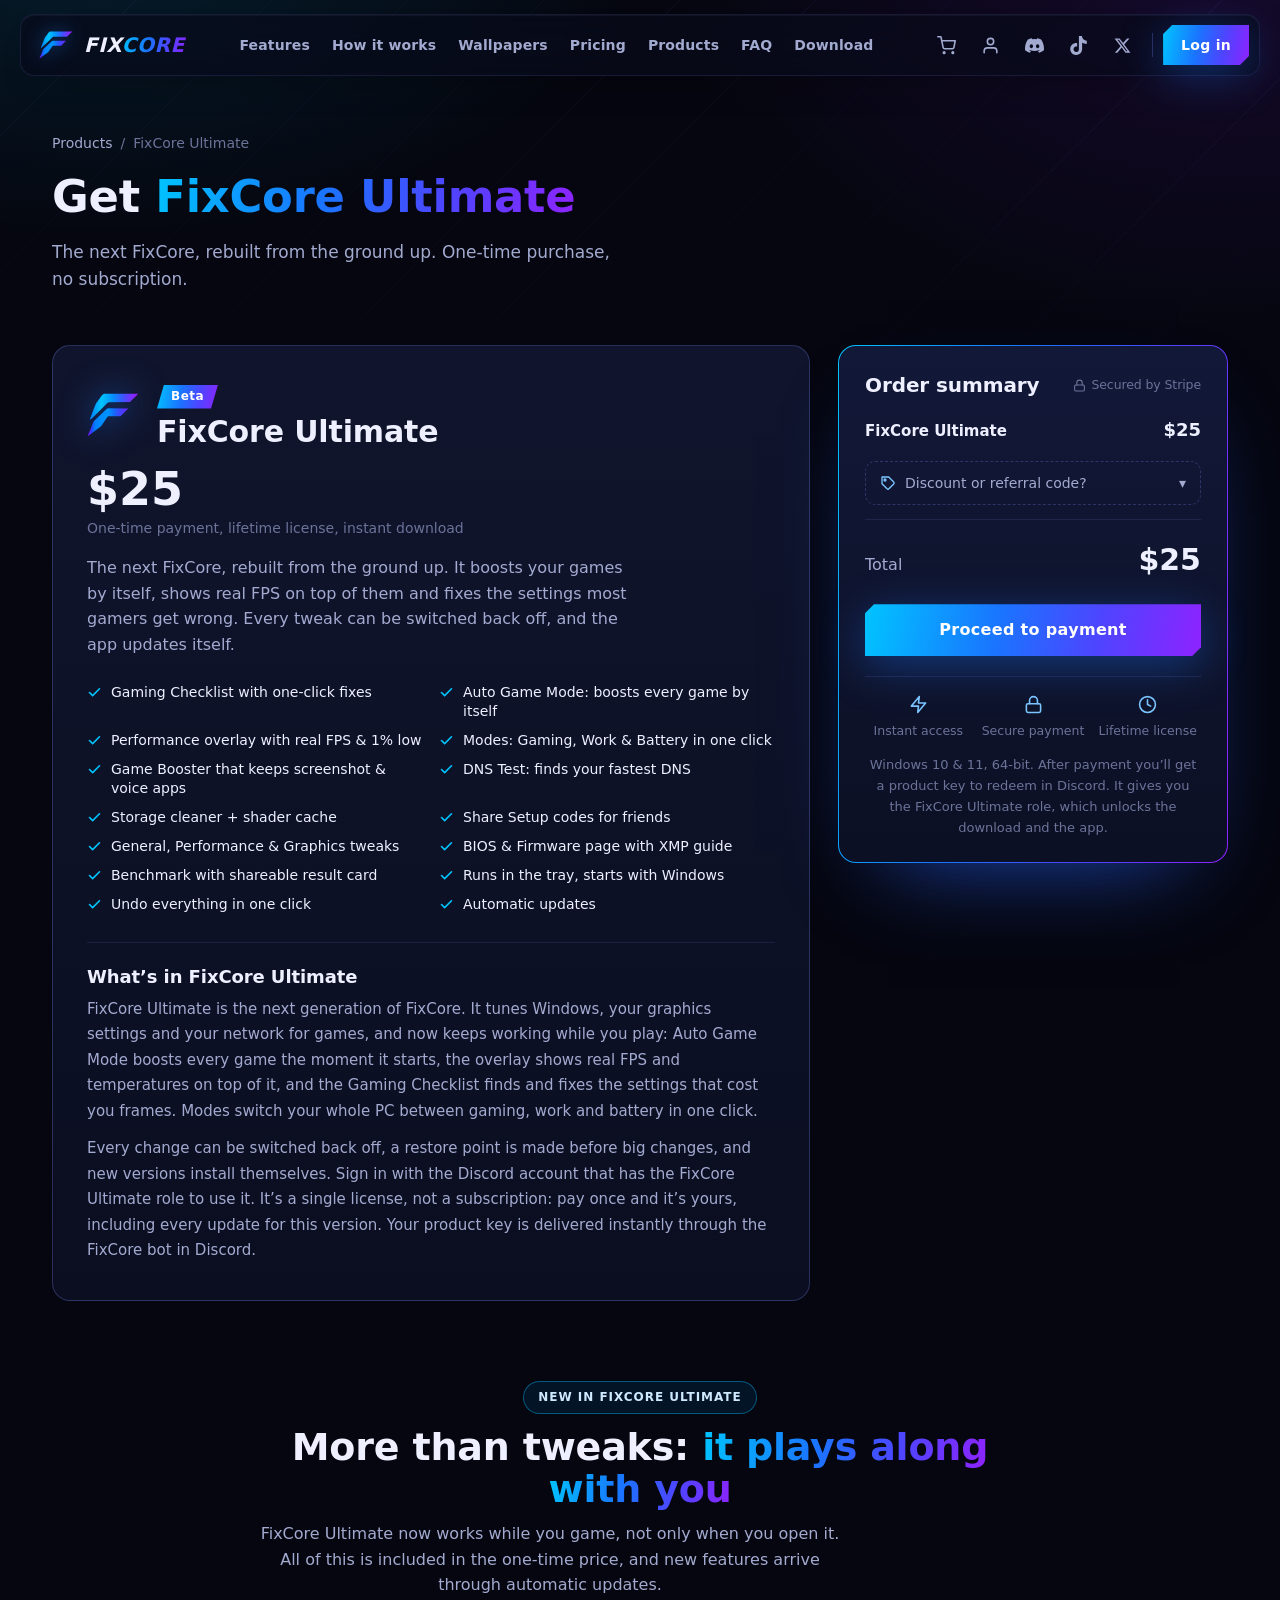
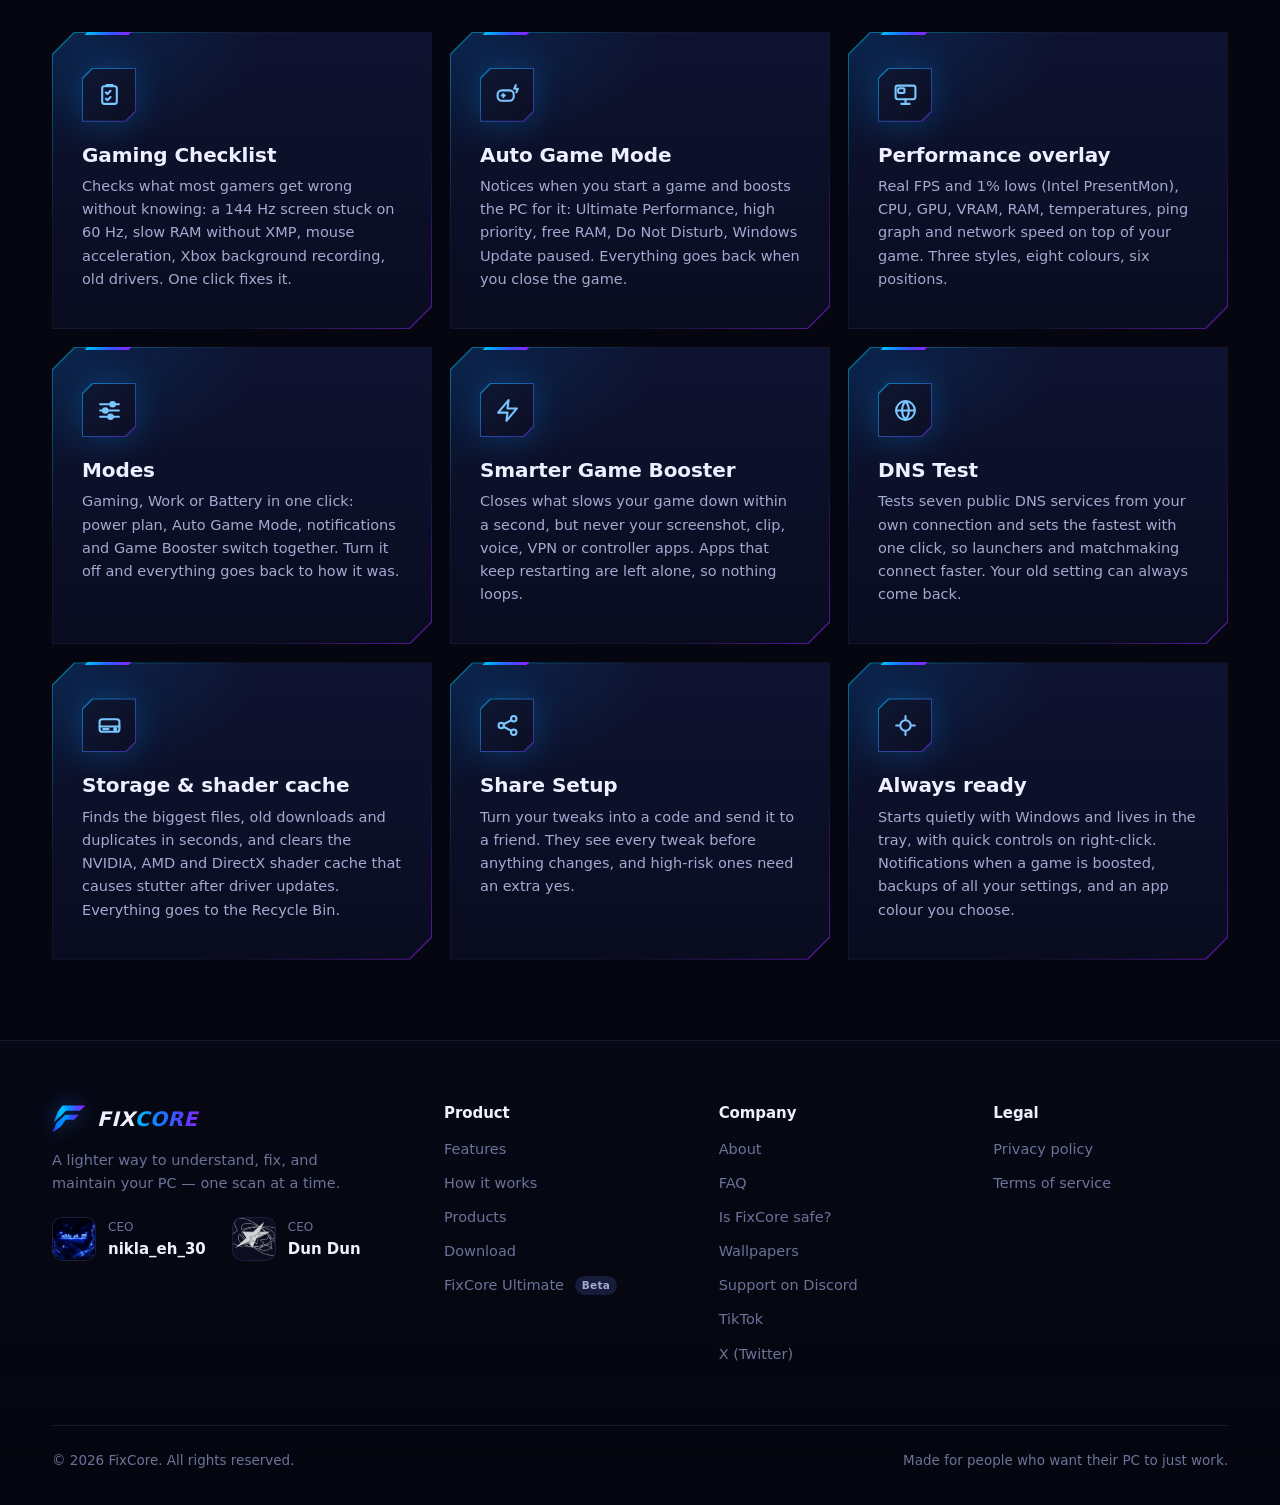
<file: fixcore-ultimate.html>
<!DOCTYPE html>
<html lang="en">
<head>
<meta charset="UTF-8">
<meta http-equiv="Content-Security-Policy" content="default-src 'self'; script-src 'self' 'sha256-h9vjGCIYyXQTvRZooNu/nuX/wE2K3bPOrJR8AKRhPSc='; style-src 'self' 'unsafe-inline' https://fonts.googleapis.com; font-src 'self' data: https://fonts.gstatic.com; img-src 'self' data: https://cdn.discordapp.com https://media.discordapp.net; connect-src 'self' https://web-production-fae792.up.railway.app https://worker-production-8250.up.railway.app https://discord.com https://discordapp.com; object-src 'none'; base-uri 'self'; form-action 'self'">
<meta name="referrer" content="strict-origin-when-cross-origin">
<meta name="viewport" content="width=device-width, initial-scale=1.0">
<title>FixCore Ultimate — FixCore</title>
<meta name="description" content="Get FixCore Ultimate, the next FixCore rebuilt from the ground up, for a one-time $25. No subscription.">
<link rel="canonical" href="https://fixcorepc.com/fixcore-ultimate.html">
<meta property="og:url" content="https://fixcorepc.com/fixcore-ultimate.html">
<script type="application/ld+json">{"@context": "https://schema.org", "@graph": [{"@type": "Organization", "@id": "https://fixcorepc.com/#org", "name": "FixCore", "url": "https://fixcorepc.com/", "logo": "https://fixcorepc.com/assets/fixcore-logo-512.png", "sameAs": ["https://discord.gg/xCGN2hXY8J", "https://www.tiktok.com/@fixcore_official"], "description": "FixCore makes Windows optimization and repair software: FixCore 2.1 and NettBoost."}, {"@type": "SoftwareApplication", "name": "FixCore 2.1", "operatingSystem": "Windows 10, Windows 11 (64-bit)", "applicationCategory": "UtilitiesApplication", "description": "Windows 10/11 optimization and repair app: PC scan, reversible performance tweaks, fix & repair tools, BIOS optimization, graphics tweaks, Game Boost, networking, startup apps, debloating, System Restore and a before/after benchmark. One-time purchase, no subscription.", "url": "https://fixcorepc.com/fixcore-ultimate.html", "downloadUrl": "https://fixcorepc.com/download.html", "publisher": {"@id": "https://fixcorepc.com/#org"}, "offers": {"@type": "Offer", "price": "25.00", "priceCurrency": "USD", "url": "https://fixcorepc.com/fixcore-ultimate.html", "availability": "https://schema.org/InStock"}}]}</script>
<meta name="theme-color" content="#05060f">
<meta property="og:type" content="website">
<meta property="og:site_name" content="FixCore">
<meta property="og:title" content="FixCore Ultimate — FixCore">
<meta property="og:description" content="Get FixCore Ultimate, the next FixCore rebuilt from the ground up, for a one-time $25. No subscription.">
<meta property="og:image" content="https://fixcorepc.com/assets/og-banner.jpg">
<meta property="og:image:width" content="1600">
<meta property="og:image:height" content="640">
<meta property="og:image:alt" content="FixCore — Scan, Fix, Optimize">
<meta name="twitter:image" content="https://fixcorepc.com/assets/og-banner.jpg">
<meta name="twitter:card" content="summary_large_image">
<link rel="icon" type="image/svg+xml" href="assets/fixcore-logo.svg">
<link rel="icon" type="image/png" sizes="32x32" href="assets/favicon-32.png">
<link rel="icon" type="image/png" sizes="192x192" href="assets/favicon-192.png">
<link rel="apple-touch-icon" sizes="180x180" href="assets/apple-touch-icon.png">
<link rel="preconnect" href="https://fonts.googleapis.com">
<link rel="preconnect" href="https://fonts.gstatic.com" crossorigin>
<link href="https://fonts.googleapis.com/css2?family=Archivo:wght@400;500;600;700&family=Chakra+Petch:ital,wght@0,500;0,600;0,700;1,600;1,700&family=JetBrains+Mono:wght@500&display=swap" rel="stylesheet">
<link rel="stylesheet" href="assets/fixcore.css?v=24">
<script src="assets/login-2fa.js?v=1"></script>
<script src="assets/site-status.js?v=1"></script>
<style>
.ultimate-new{margin-top:80px;}
.ultimate-new .section-head{text-align:center;max-width:760px;margin:0 auto 34px;}
.ultimate-new .section-head h2{font-size:clamp(26px,3.4vw,38px);margin:12px 0 10px;}
.ultimate-new .section-head p{color:var(--text-2);font-size:16px;}
.ult-pill{display:inline-block;padding:6px 14px;border-radius:999px;font-size:12px;font-weight:700;letter-spacing:.08em;text-transform:uppercase;color:#cfe9ff;border:1px solid rgba(0,196,255,.4);background:rgba(0,150,255,.1);}
.ultimate-new .feature p{font-size:14.5px;}
</style>
</head>
<body class="page-fixcore-2-1 page-fixcore-ultimate" id="top">
<svg class="svg-defs" aria-hidden="true" focusable="false"><defs><linearGradient id="fxIcon" gradientUnits="userSpaceOnUse" x1="2" y1="2" x2="22" y2="22"><stop offset="0" stop-color="#2ad4ff"/><stop offset=".55" stop-color="#3f7dff"/><stop offset="1" stop-color="#a64dff"/></linearGradient></defs></svg>
<a class="skip-link" href="#main">Skip to content</a>
<div class="page-bg" aria-hidden="true"></div>

<header class="site-header" id="siteHeader">
  <nav class="nav" aria-label="Main">
    <a class="brand" href="index.html" aria-label="FixCore home">
      <img class="brand-mark" src="assets/fixcore-logo.svg" alt="" width="34" height="28">
      <span class="brand-word">FIX<span>CORE</span></span>
    </a>
    <ul class="nav-links" id="navLinks">
      <li><a href="index.html#features">Features</a></li>
      <li><a href="index.html#how-it-works">How it works</a></li>
      <li><a href="index.html#wallpapers">Wallpapers</a></li>
      <li><a href="index.html#pricing">Pricing</a></li>
      <li><a href="products.html">Products</a></li>
      <li><a href="index.html#faq">FAQ</a></li>
      <li><a href="download.html">Download</a></li>
      <li id="dashNavLink" style="display:none;"><a href="index.html#dashboard">Dashboard</a></li>
    </ul>
    <div class="nav-right">
      <button class="icon-btn cart-btn" id="cartBtn" type="button" aria-label="Open cart">
        <svg viewBox="0 0 24 24" fill="none" stroke="currentColor" stroke-width="2" stroke-linecap="round" stroke-linejoin="round" aria-hidden="true"><circle cx="9" cy="21" r="1"/><circle cx="20" cy="21" r="1"/><path d="M1 1h4l2.7 13.4a2 2 0 0 0 2 1.6h9.7a2 2 0 0 0 2-1.6L23 6H6"/></svg>
        <span class="cart-badge" id="cartBadge">0</span>
      </button>
      <button class="icon-btn" id="profileBtn" type="button" aria-label="Account" data-fc-profile><svg viewBox="0 0 24 24" fill="none" stroke="currentColor" stroke-width="2" stroke-linecap="round" stroke-linejoin="round" aria-hidden="true"><path d="M20 21v-2a4 4 0 0 0-4-4H8a4 4 0 0 0-4 4v2"/><circle cx="12" cy="7" r="4"/></svg></button>
      <a class="icon-btn nav-discord" href="https://discord.gg/xCGN2hXY8J" target="_blank" rel="noopener" aria-label="Join the FixCore Discord" title="Discord"><svg viewBox="0 0 24 24" fill="currentColor" aria-hidden="true"><path d="M20.317 4.369a19.79 19.79 0 0 0-4.885-1.515.074.074 0 0 0-.079.037c-.211.375-.444.865-.608 1.25a18.27 18.27 0 0 0-5.487 0 12.6 12.6 0 0 0-.617-1.25.077.077 0 0 0-.079-.037A19.74 19.74 0 0 0 3.677 4.37a.07.07 0 0 0-.032.027C.533 9.046-.32 13.58.099 18.058a.082.082 0 0 0 .031.056 19.9 19.9 0 0 0 5.993 3.03.078.078 0 0 0 .084-.028 14.09 14.09 0 0 0 1.226-1.994.076.076 0 0 0-.041-.106 13.1 13.1 0 0 1-1.872-.892.077.077 0 0 1-.008-.128c.126-.094.252-.192.372-.291a.074.074 0 0 1 .077-.01c3.928 1.793 8.18 1.793 12.062 0a.074.074 0 0 1 .078.009c.12.099.246.198.373.292a.077.077 0 0 1-.006.127 12.3 12.3 0 0 1-1.873.892.076.076 0 0 0-.04.107c.36.698.772 1.362 1.225 1.993a.076.076 0 0 0 .084.029 19.84 19.84 0 0 0 6.002-3.03.077.077 0 0 0 .032-.055c.5-5.177-.838-9.674-3.549-13.662a.06.06 0 0 0-.031-.028zM8.02 15.331c-1.183 0-2.157-1.085-2.157-2.419 0-1.333.955-2.419 2.157-2.419 1.211 0 2.176 1.096 2.157 2.42 0 1.333-.955 2.418-2.157 2.418zm7.975 0c-1.183 0-2.157-1.085-2.157-2.419 0-1.333.955-2.419 2.157-2.419 1.211 0 2.176 1.096 2.157 2.42 0 1.333-.946 2.418-2.157 2.418z"/></svg></a>
      <a class="icon-btn nav-discord nav-tiktok" href="https://www.tiktok.com/@fixcore_official" target="_blank" rel="noopener" aria-label="FixCore on TikTok" title="TikTok"><svg viewBox="0 0 24 24" fill="currentColor" aria-hidden="true"><path d="M12.525.02c1.31-.02 2.61-.01 3.91-.02.08 1.53.63 3.09 1.75 4.17 1.12 1.11 2.7 1.62 4.24 1.79v4.03c-1.44-.05-2.89-.35-4.2-.97-.57-.26-1.1-.59-1.62-.93-.01 2.92.01 5.84-.02 8.75-.08 1.4-.54 2.79-1.35 3.94-1.31 1.92-3.58 3.17-5.91 3.21-1.43.08-2.86-.31-4.08-1.03-2.02-1.19-3.44-3.37-3.65-5.71-.02-.5-.03-1-.01-1.49.18-1.9 1.12-3.72 2.58-4.96 1.66-1.44 3.98-2.13 6.15-1.72.02 1.48-.04 2.96-.04 4.44-.99-.32-2.15-.23-3.02.37-.63.41-1.11 1.04-1.36 1.75-.21.51-.15 1.07-.14 1.61.24 1.64 1.82 3.02 3.5 2.87 1.12-.01 2.19-.66 2.77-1.61.19-.33.4-.67.41-1.06.1-1.79.06-3.57.07-5.36.01-4.03-.01-8.05.02-12.07z"/></svg></a>
      <a class="icon-btn nav-discord nav-x" href="https://x.com/FixCore_tweaks" target="_blank" rel="noopener" aria-label="FixCore on X" title="X"><svg viewBox="0 0 24 24" fill="currentColor" aria-hidden="true"><path d="M17.75 3h3.07l-6.71 7.67L22 21h-6.18l-4.84-6.33L5.44 21H2.37l7.18-8.2L2 3h6.34l4.37 5.78L17.75 3zm-1.08 16.18h1.7L7.4 4.73H5.58l11.09 14.45z"/></svg></a>
      <span class="nav-sep" aria-hidden="true"></span>
      <div class="nav-actions" id="navActions"><button class="btn btn-primary" id="openLogin" type="button">Log in</button></div>
      <button class="hamburger" id="hamburger" type="button" aria-label="Toggle menu" aria-expanded="false" aria-controls="navLinks"><span></span><span></span><span></span></button>
    </div>
  </nav>
</header>

<main id="main" class="page-main">
  <div class="wrap">
    <nav class="crumbs" aria-label="Breadcrumb"><a href="products.html">Products</a><span aria-hidden="true">/</span><span>FixCore Ultimate</span></nav>
    <div class="section-head">
      <h1>Get <span class="accent">FixCore Ultimate</span></h1>
      <p>The next FixCore, rebuilt from the ground up. One-time purchase, no subscription.</p>
    </div>

    <div class="checkout-layout">
      <div class="product-card">
        <div class="product-head">
          <img src="assets/fixcore-logo.svg" alt="" width="52" height="43">
          <div><span class="product-tag">Beta</span><h2>FixCore Ultimate</h2></div>
        </div>
        <div class="product-price">$25</div>
        <div class="product-price-meta">One-time payment, lifetime license, instant download</div>
        <p class="product-desc">The next FixCore, rebuilt from the ground up. It boosts your games by itself, shows real FPS on top of them and fixes the settings most gamers get wrong. Every tweak can be switched back off, and the app updates itself.</p>
        <ul class="check-list"><li><svg viewBox="0 0 24 24" fill="none" stroke="currentColor" stroke-width="2.6" stroke-linecap="round" stroke-linejoin="round" aria-hidden="true"><path d="M20 6L9 17l-5-5"/></svg><span>Gaming Checklist with one-click fixes</span></li><li><svg viewBox="0 0 24 24" fill="none" stroke="currentColor" stroke-width="2.6" stroke-linecap="round" stroke-linejoin="round" aria-hidden="true"><path d="M20 6L9 17l-5-5"/></svg><span>Auto Game Mode: boosts every game by itself</span></li><li><svg viewBox="0 0 24 24" fill="none" stroke="currentColor" stroke-width="2.6" stroke-linecap="round" stroke-linejoin="round" aria-hidden="true"><path d="M20 6L9 17l-5-5"/></svg><span>Performance overlay with real FPS &amp; 1% low</span></li><li><svg viewBox="0 0 24 24" fill="none" stroke="currentColor" stroke-width="2.6" stroke-linecap="round" stroke-linejoin="round" aria-hidden="true"><path d="M20 6L9 17l-5-5"/></svg><span>Modes: Gaming, Work &amp; Battery in one click</span></li><li><svg viewBox="0 0 24 24" fill="none" stroke="currentColor" stroke-width="2.6" stroke-linecap="round" stroke-linejoin="round" aria-hidden="true"><path d="M20 6L9 17l-5-5"/></svg><span>Game Booster that keeps screenshot &amp; voice apps</span></li><li><svg viewBox="0 0 24 24" fill="none" stroke="currentColor" stroke-width="2.6" stroke-linecap="round" stroke-linejoin="round" aria-hidden="true"><path d="M20 6L9 17l-5-5"/></svg><span>DNS Test: finds your fastest DNS</span></li><li><svg viewBox="0 0 24 24" fill="none" stroke="currentColor" stroke-width="2.6" stroke-linecap="round" stroke-linejoin="round" aria-hidden="true"><path d="M20 6L9 17l-5-5"/></svg><span>Storage cleaner + shader cache</span></li><li><svg viewBox="0 0 24 24" fill="none" stroke="currentColor" stroke-width="2.6" stroke-linecap="round" stroke-linejoin="round" aria-hidden="true"><path d="M20 6L9 17l-5-5"/></svg><span>Share Setup codes for friends</span></li><li><svg viewBox="0 0 24 24" fill="none" stroke="currentColor" stroke-width="2.6" stroke-linecap="round" stroke-linejoin="round" aria-hidden="true"><path d="M20 6L9 17l-5-5"/></svg><span>General, Performance &amp; Graphics tweaks</span></li><li><svg viewBox="0 0 24 24" fill="none" stroke="currentColor" stroke-width="2.6" stroke-linecap="round" stroke-linejoin="round" aria-hidden="true"><path d="M20 6L9 17l-5-5"/></svg><span>BIOS &amp; Firmware page with XMP guide</span></li><li><svg viewBox="0 0 24 24" fill="none" stroke="currentColor" stroke-width="2.6" stroke-linecap="round" stroke-linejoin="round" aria-hidden="true"><path d="M20 6L9 17l-5-5"/></svg><span>Benchmark with shareable result card</span></li><li><svg viewBox="0 0 24 24" fill="none" stroke="currentColor" stroke-width="2.6" stroke-linecap="round" stroke-linejoin="round" aria-hidden="true"><path d="M20 6L9 17l-5-5"/></svg><span>Runs in the tray, starts with Windows</span></li><li><svg viewBox="0 0 24 24" fill="none" stroke="currentColor" stroke-width="2.6" stroke-linecap="round" stroke-linejoin="round" aria-hidden="true"><path d="M20 6L9 17l-5-5"/></svg><span>Undo everything in one click</span></li><li><svg viewBox="0 0 24 24" fill="none" stroke="currentColor" stroke-width="2.6" stroke-linecap="round" stroke-linejoin="round" aria-hidden="true"><path d="M20 6L9 17l-5-5"/></svg><span>Automatic updates</span></li></ul>
        <div class="about-block">
          <h3>What’s in FixCore Ultimate</h3>
          <p>FixCore Ultimate is the next generation of FixCore. It tunes Windows, your graphics settings and your network for games, and now keeps working while you play: Auto Game Mode boosts every game the moment it starts, the overlay shows real FPS and temperatures on top of it, and the Gaming Checklist finds and fixes the settings that cost you frames. Modes switch your whole PC between gaming, work and battery in one click.</p><p>Every change can be switched back off, a restore point is made before big changes, and new versions install themselves. Sign in with the Discord account that has the FixCore Ultimate role to use it. It’s a single license, not a subscription: pay once and it’s yours, including every update for this version. Your product key is delivered instantly through the FixCore bot in Discord.</p>
        </div>
      </div>

      <aside class="order-summary" aria-label="Order summary">
        <h3>Order summary <span class="stripe-note"><svg viewBox="0 0 24 24" fill="none" stroke="currentColor" stroke-width="2" stroke-linecap="round" stroke-linejoin="round" aria-hidden="true"><rect x="3" y="11" width="18" height="11" rx="2"/><path d="M7 11V7a5 5 0 0 1 10 0v4"/></svg>Secured by Stripe</span></h3>
        <div class="order-line">
          <span class="name">FixCore Ultimate</span>
          <span class="price-now" id="orderPrice">$25</span>
        </div>
        <button type="button" class="code-toggle" id="codeToggle" aria-controls="codeFields">
          <span class="lbl"><svg viewBox="0 0 24 24" fill="none" stroke="currentColor" stroke-width="2" stroke-linecap="round" stroke-linejoin="round" aria-hidden="true"><path d="M20.6 13.4l-7.2 7.2a2 2 0 0 1-2.8 0L3 13V3h10l7.6 7.6a2 2 0 0 1 0 2.8z"/><circle cx="7.5" cy="7.5" r="1.5"/></svg>Discount or referral code?</span>
          <span id="codeToggleArrow" aria-hidden="true">▾</span>
        </button>
        <div class="code-fields" id="codeFields">
          <label for="discountCodeInput">Discount code</label>
          <div class="code-row">
            <input type="text" id="discountCodeInput" placeholder="Enter code" autocomplete="off" spellcheck="false">
            <span id="discountAppliedPill" class="applied-pill" style="display:none;"><svg viewBox="0 0 24 24" fill="none" stroke="currentColor" stroke-width="3" stroke-linecap="round" stroke-linejoin="round" aria-hidden="true"><path d="M20 6L9 17l-5-5"/></svg>Applied</span>
          </div>
          <div class="code-status" id="discountStatus"></div>
          <label for="referralCodeInput">Referral code</label>
          <input type="text" id="referralCodeInput" placeholder="Enter referral code" autocomplete="off" spellcheck="false">
          <div class="code-status" id="referralStatus"></div>
        </div>
        <div class="order-total">
          <span class="label">Total</span>
          <span class="amount" id="orderTotal">$25</span>
        </div>
        <!-- Stripe Payment Link for FixCore Ultimate. Empty it ("") to close sales again. -->
        <button class="btn btn-primary" id="buyBtn" type="button" data-stripe-url="https://buy.stripe.com/5kQ5kE0fng6a74v9z63VC04">Proceed to payment</button>
        <div class="trust-strip">
          <div class="item"><svg viewBox="0 0 24 24" fill="none" stroke="currentColor" stroke-width="2" stroke-linecap="round" stroke-linejoin="round" aria-hidden="true"><path d="M13 2L3 14h9l-1 8 10-12h-9l1-8z"/></svg>Instant access</div>
          <div class="item"><svg viewBox="0 0 24 24" fill="none" stroke="currentColor" stroke-width="2" stroke-linecap="round" stroke-linejoin="round" aria-hidden="true"><rect x="3" y="11" width="18" height="11" rx="2"/><path d="M7 11V7a5 5 0 0 1 10 0v4"/></svg>Secure payment</div>
          <div class="item"><svg viewBox="0 0 24 24" fill="none" stroke="currentColor" stroke-width="2" stroke-linecap="round" stroke-linejoin="round" aria-hidden="true"><circle cx="12" cy="12" r="10"/><path d="M12 6v6l4 2"/></svg>Lifetime license</div>
        </div>
        <p class="product-footnote">Windows 10 &amp; 11, 64-bit. After payment you’ll get a product key to redeem in Discord. It gives you the FixCore Ultimate role, which unlocks the download and the app.</p>
      </aside>
    </div>

    <section class="ultimate-new" aria-labelledby="ultNewTitle">
      <div class="section-head">
        <span class="ult-pill">New in FixCore Ultimate</span>
        <h2 id="ultNewTitle">More than tweaks: <span class="accent">it plays along with you</span></h2>
        <p>FixCore Ultimate now works while you game, not only when you open it. All of this is included in the one-time price, and new features arrive through automatic updates.</p>
      </div>
      <div class="feature-grid">
        <div class="feature">
          <span class="accent-bar" aria-hidden="true"></span>
          <div class="icon-badge"><svg viewBox="0 0 24 24" fill="none" stroke="currentColor" stroke-width="2" stroke-linecap="round" stroke-linejoin="round" aria-hidden="true"><rect x="5" y="4" width="14" height="17" rx="2"/><path d="M9 3h6M8.5 10l1.5 1.5 3-3M8.5 16l1.5 1.5 3-3"/></svg></div>
          <h3>Gaming Checklist</h3>
          <p>Checks what most gamers get wrong without knowing: a 144 Hz screen stuck on 60 Hz, slow RAM without XMP, mouse acceleration, Xbox background recording, old drivers. One click fixes it.</p>
        </div>
        <div class="feature">
          <span class="accent-bar" aria-hidden="true"></span>
          <div class="icon-badge"><svg viewBox="0 0 24 24" fill="none" stroke="currentColor" stroke-width="2" stroke-linecap="round" stroke-linejoin="round" aria-hidden="true"><rect x="2.5" y="8" width="15.5" height="10" rx="4"/><path d="M6.5 13h3M8 11.5v3"/><path d="M20 3l-1.5 3.5H22L20.5 10"/></svg></div>
          <h3>Auto Game Mode</h3>
          <p>Notices when you start a game and boosts the PC for it: Ultimate Performance, high priority, free RAM, Do Not Disturb, Windows Update paused. Everything goes back when you close the game.</p>
        </div>
        <div class="feature">
          <span class="accent-bar" aria-hidden="true"></span>
          <div class="icon-badge"><svg viewBox="0 0 24 24" fill="none" stroke="currentColor" stroke-width="2" stroke-linecap="round" stroke-linejoin="round" aria-hidden="true"><rect x="2.5" y="3.5" width="19" height="13" rx="2"/><rect x="5" y="6" width="6" height="4.5" rx="1"/><path d="M8 21h8M12 16.5V21"/></svg></div>
          <h3>Performance overlay</h3>
          <p>Real FPS and 1% lows (Intel PresentMon), CPU, GPU, VRAM, RAM, temperatures, ping graph and network speed on top of your game. Three styles, eight colours, six positions.</p>
        </div>
        <div class="feature">
          <span class="accent-bar" aria-hidden="true"></span>
          <div class="icon-badge"><svg viewBox="0 0 24 24" fill="none" stroke="currentColor" stroke-width="2" stroke-linecap="round" stroke-linejoin="round" aria-hidden="true"><path d="M3 6h18M3 12h18M3 18h18"/><circle cx="15" cy="6" r="2.2" fill="currentColor"/><circle cx="8" cy="12" r="2.2" fill="currentColor"/><circle cx="13" cy="18" r="2.2" fill="currentColor"/></svg></div>
          <h3>Modes</h3>
          <p>Gaming, Work or Battery in one click: power plan, Auto Game Mode, notifications and Game Booster switch together. Turn it off and everything goes back to how it was.</p>
        </div>
        <div class="feature">
          <span class="accent-bar" aria-hidden="true"></span>
          <div class="icon-badge"><svg viewBox="0 0 24 24" fill="none" stroke="currentColor" stroke-width="2" stroke-linecap="round" stroke-linejoin="round" aria-hidden="true"><path d="M13 2L3 14h9l-1 8 10-12h-9l1-8z"/></svg></div>
          <h3>Smarter Game Booster</h3>
          <p>Closes what slows your game down within a second, but never your screenshot, clip, voice, VPN or controller apps. Apps that keep restarting are left alone, so nothing loops.</p>
        </div>
        <div class="feature">
          <span class="accent-bar" aria-hidden="true"></span>
          <div class="icon-badge"><svg viewBox="0 0 24 24" fill="none" stroke="currentColor" stroke-width="2" stroke-linecap="round" stroke-linejoin="round" aria-hidden="true"><circle cx="12" cy="12" r="9"/><path d="M3 12h18M12 3a14 14 0 0 1 0 18M12 3a14 14 0 0 0 0 18"/></svg></div>
          <h3>DNS Test</h3>
          <p>Tests seven public DNS services from your own connection and sets the fastest with one click, so launchers and matchmaking connect faster. Your old setting can always come back.</p>
        </div>
        <div class="feature">
          <span class="accent-bar" aria-hidden="true"></span>
          <div class="icon-badge"><svg viewBox="0 0 24 24" fill="none" stroke="currentColor" stroke-width="2" stroke-linecap="round" stroke-linejoin="round" aria-hidden="true"><rect x="2.5" y="6" width="19" height="12" rx="2.5"/><path d="M2.5 13h19M6 15.5h5"/><circle cx="17.5" cy="15.5" r="1" fill="currentColor"/></svg></div>
          <h3>Storage &amp; shader cache</h3>
          <p>Finds the biggest files, old downloads and duplicates in seconds, and clears the NVIDIA, AMD and DirectX shader cache that causes stutter after driver updates. Everything goes to the Recycle Bin.</p>
        </div>
        <div class="feature">
          <span class="accent-bar" aria-hidden="true"></span>
          <div class="icon-badge"><svg viewBox="0 0 24 24" fill="none" stroke="currentColor" stroke-width="2" stroke-linecap="round" stroke-linejoin="round" aria-hidden="true"><circle cx="18" cy="5.5" r="2.6"/><circle cx="6" cy="12" r="2.6"/><circle cx="18" cy="18.5" r="2.6"/><path d="M8.3 10.8l7.4-4M8.3 13.2l7.4 4"/></svg></div>
          <h3>Share Setup</h3>
          <p>Turn your tweaks into a code and send it to a friend. They see every tweak before anything changes, and high-risk ones need an extra yes.</p>
        </div>
        <div class="feature">
          <span class="accent-bar" aria-hidden="true"></span>
          <div class="icon-badge"><svg viewBox="0 0 24 24" fill="none" stroke="currentColor" stroke-width="2" stroke-linecap="round" stroke-linejoin="round" aria-hidden="true"><path d="M12 3v3M12 18v3M3 12h3M18 12h3"/><circle cx="12" cy="12" r="5"/></svg></div>
          <h3>Always ready</h3>
          <p>Starts quietly with Windows and lives in the tray, with quick controls on right-click. Notifications when a game is boosted, backups of all your settings, and an app colour you choose.</p>
        </div>
      </div>
    </section>
  </div>
</main>

<footer class="site-footer">
  <div class="wrap">
    <div class="footer-grid">
      <div class="footer-brand">
        <a class="brand" href="index.html" aria-label="FixCore home">
          <img class="brand-mark" src="assets/fixcore-logo.svg" alt="" width="34" height="28">
          <span class="brand-word">FIX<span>CORE</span></span>
        </a>
        <p>A lighter way to understand, fix, and maintain your PC — one scan at a time.</p>
        <div class="ceo-credits">
          <div class="ceo-credit"><img src="assets/ceo-nikla.png" alt="" width="44" height="44" loading="lazy"><div><span class="ceo-role">CEO</span><span class="ceo-name">nikla_eh_30</span></div></div>
          <div class="ceo-credit"><img src="assets/ceo-dundun.png" alt="" width="44" height="44" loading="lazy"><div><span class="ceo-role">CEO</span><span class="ceo-name">Dun Dun</span></div></div>
        </div>
      </div>
      <div class="footer-col">
        <h4>Product</h4>
        <a href="index.html#features">Features</a>
        <a href="index.html#how-it-works">How it works</a>
        <a href="products.html">Products</a>
        <a href="download.html">Download</a>
        <a href="fixcore-ultimate.html">FixCore Ultimate <span class="footer-soon">Beta</span></a>
      </div>
      <div class="footer-col">
        <h4>Company</h4>
        <a href="index.html#about">About</a>
        <a href="index.html#faq">FAQ</a>
        <a href="safety.html">Is FixCore safe?</a>
        <a href="index.html#wallpapers">Wallpapers</a>
        <a href="https://discord.gg/xCGN2hXY8J" target="_blank" rel="noopener">Support on Discord</a>
        <a href="https://www.tiktok.com/@fixcore_official" target="_blank" rel="noopener">TikTok</a>
        <a href="https://x.com/FixCore_tweaks" target="_blank" rel="noopener">X (Twitter)</a>
      </div>
      <div class="footer-col">
        <h4>Legal</h4>
        <a href="privacy.html">Privacy policy</a>
        <a href="terms.html">Terms of service</a>
      </div>
    </div>
    <div class="footer-bottom">
      <span>© <span data-year>2026</span> FixCore. All rights reserved.</span>
      <span>Made for people who want their PC to just work.</span>
    </div>
  </div>
</footer>

<!-- AUTH MODAL -->
<div class="modal-overlay" id="modalOverlay">
  <div class="modal">
    <button class="modal-close" id="modalClose" type="button" aria-label="Close"><svg viewBox="0 0 24 24" fill="none" stroke="currentColor" stroke-width="2" stroke-linecap="round" stroke-linejoin="round" aria-hidden="true"><path d="M18 6L6 18M6 6l12 12"/></svg></button>
    <div id="authForms">
      <div class="modal-tabs" id="authTabs">
        <button type="button" class="modal-tab active" id="authTabLogin" data-mode="login">Log in</button>
        <button type="button" class="modal-tab" id="authTabSignup" data-mode="signup">Sign up</button>
      </div>
      <div class="discord-panel">
        <p class="auth-notice" id="authNotice">Create an account to continue — you'll link Discord right after.</p>
        <div class="field">
          <label for="authEmail">Email address</label>
          <input type="email" id="authEmail" placeholder="you@example.com" autocomplete="email">
        </div>
        <div class="field">
          <label for="authPassword" id="authPasswordLabel">Password</label>
          <input type="password" id="authPassword" placeholder="Your password" autocomplete="current-password">
          <p class="err-msg" id="authPasswordHint" style="display:none;color:var(--sub);font-size:12px;margin-top:6px;">Min. 8 characters</p>
        </div>
        <button type="button" class="btn btn-primary form-submit" id="authSubmitBtn">Log in</button>
        <p id="authError" style="margin-top:12px;color:var(--danger);font-size:12.5px;text-align:center;"></p>
        <p class="forgot-row"><a href="#" class="link-btn" id="forgotLink">Forgot password?</a></p>
      </div>
    </div>

    <div id="forgotPanel" class="forgot-panel" data-api="https://web-production-fae792.up.railway.app" hidden>
      <h2>Reset your password</h2>
      <p class="sub">Enter the email of your FixCore account and we'll send you a link to choose a new password.</p>
      <div class="field" style="text-align:left;">
        <label for="forgotEmail">Email address</label>
        <input type="email" id="forgotEmail" placeholder="you@example.com" autocomplete="email">
      </div>
      <button type="button" class="btn btn-primary form-submit" id="forgotSubmit">Send reset link</button>
      <p class="forgot-msg" id="forgotMsg"></p>
      <p class="forgot-row"><a href="#" class="link-btn" id="forgotBack">Back to log in</a></p>
    </div>
    <!-- STEP 2: DISCORD LINK (shown right after account creation) -->
    <div id="discordStepPanel" class="discord-panel" style="display:none;">
      <div class="modal-tabs" style="pointer-events:none;">
        <span class="modal-tab" style="opacity:.45;">1. Create account ✓</span>
        <span class="modal-tab active">2. Authorize Discord</span>
      </div>
      <div class="discord-mark">
        <svg width="32" height="32" viewBox="0 0 24 24" fill="#5865F2"><path d="M20.317 4.369a19.79 19.79 0 0 0-4.885-1.515.074.074 0 0 0-.079.037c-.21.375-.444.864-.608 1.25a18.27 18.27 0 0 0-5.487 0 12.64 12.64 0 0 0-.617-1.25.077.077 0 0 0-.079-.037 19.736 19.736 0 0 0-4.885 1.515.07.07 0 0 0-.032.027C.533 9.045-.32 13.579.099 18.057a.082.082 0 0 0 .031.056 19.9 19.9 0 0 0 5.993 3.03.078.078 0 0 0 .084-.028c.462-.63.874-1.295 1.226-1.994a.076.076 0 0 0-.041-.106 13.1 13.1 0 0 1-1.872-.892.077.077 0 0 1-.008-.128c.126-.094.252-.192.372-.291a.074.074 0 0 1 .077-.01c3.928 1.793 8.18 1.793 12.061 0a.073.073 0 0 1 .078.01c.12.099.246.198.373.292a.077.077 0 0 1-.006.128 12.3 12.3 0 0 1-1.873.891.076.076 0 0 0-.04.107c.36.698.772 1.362 1.225 1.993a.076.076 0 0 0 .084.029 19.84 19.84 0 0 0 6.002-3.03.077.077 0 0 0 .032-.055c.5-5.177-.838-9.674-3.548-13.66a.06.06 0 0 0-.031-.028zM8.02 15.331c-1.182 0-2.157-1.085-2.157-2.419 0-1.333.956-2.418 2.157-2.418 1.21 0 2.176 1.094 2.157 2.418 0 1.334-.956 2.419-2.157 2.419zm7.974 0c-1.183 0-2.157-1.085-2.157-2.419 0-1.333.955-2.418 2.157-2.418 1.21 0 2.176 1.094 2.157 2.418 0 1.334-.946 2.419-2.157 2.419z"/></svg>
      </div>
      <h2 id="discordStepTitle">Almost done</h2>
      <p class="sub" id="discordStepText">Authorize with Discord to link your license and purchases. You'll only need to do this once — never again after this.</p>
      <button type="button" class="btn btn-discord" id="discordStepBtn">
        <span>Authorize with Discord</span>
      </button>
      <p id="discordStepError" style="margin-top:12px;color:var(--danger);font-size:12.5px;text-align:center;"></p>
    </div>
  </div>
</div>

<div class="toast" id="toast"><span class="dot"></span><span id="toastText">Welcome to FixCore</span></div>

<!-- CART DRAWER -->
<div class="cart-overlay" id="cartOverlay">
  <div class="cart-drawer">
    <div class="cart-head">
      <h2>Your cart</h2>
      <button class="modal-close" id="cartClose" type="button" aria-label="Close"><svg viewBox="0 0 24 24" fill="none" stroke="currentColor" stroke-width="2" stroke-linecap="round" stroke-linejoin="round" aria-hidden="true"><path d="M18 6L6 18M6 6l12 12"/></svg></button>
    </div>
    <div class="cart-body" id="cartBody">
      <div class="cart-empty"><p>Your cart is empty. Pick a product to get started:</p><a class="cart-pick" href="fixcore-2-1.html"><img src="assets/fixcore-logo.svg" alt=""><span><b>FixCore 2.1</b><small>Full toolkit, one-time purchase</small></span><em>$15</em></a><a class="cart-pick" href="nettboost.html"><img src="assets/fixcore-logo.svg" alt=""><span><b>NettBoost</b><small>Lower in-game ping</small></span><em>$5</em></a></div>
    </div>
  </div>
</div>

<script>
(function(){
  "use strict";
  function escHtml(s){ return String(s == null ? '' : s).replace(/[&<>"']/g, function(c){ return { '&': '&amp;', '<': '&lt;', '>': '&gt;', '"': '&quot;', "'": '&#39;' }[c]; }); }

  // ---------- state (persisted to localStorage so login carries across pages) ----------
  var currentUser = null;   // {username, tag, avatarUrl}
  try {
    var storedUser = localStorage.getItem('fixcore_discord_user');
    if (storedUser) currentUser = JSON.parse(storedUser);
    if (!currentUser){
      var storedEmailUser = localStorage.getItem('fixcore_email_user');
      if (storedEmailUser) currentUser = JSON.parse(storedEmailUser);
    }
  } catch(e){}

  // A half-finished sign-up (Discord never linked) is not a signed-in session,
  // unless this page load is the Discord redirect that finishes it.
  if (currentUser && currentUser.discordLinked === false && location.hash.indexOf('access_token') === -1){
    currentUser = null;
    try { localStorage.removeItem('fixcore_email_user'); } catch (e) { /* ignore */ }
  }

  var DISCORD_CLIENT_ID = '1539670021532422154';
  var DISCORD_REDIRECT_URI = 'https://fixcorepc.com/callback.html';
  function discordAuthorizeUrl(){
    var params = new URLSearchParams({
      client_id: DISCORD_CLIENT_ID,
      redirect_uri: DISCORD_REDIRECT_URI,
      response_type: 'token',
      scope: 'identify'
    });
    return 'https://discord.com/api/oauth2/authorize?' + params.toString();
  }

  // ---------- auth modal open/close ----------
  var overlay = document.getElementById('modalOverlay');
  var authNotice = document.getElementById('authNotice');
  var authForms = document.getElementById('authForms');
  function openModal(reason){
    authForms.style.display = 'block';
    document.getElementById('discordStepPanel').style.display = 'none';
    if (reason){
      authNotice.textContent = reason;
      authNotice.classList.add('show');
    } else {
      authNotice.classList.remove('show');
    }
    overlay.classList.add('open');
    document.body.style.overflow = 'hidden';
  }
  function closeModal(){
    if (isDiscordStepOpen()) dropUnfinishedSignup();
    overlay.classList.remove('open');
    document.body.style.overflow = '';
  }
  document.getElementById('modalClose').addEventListener('click', closeModal);

  // ---------- cart ----------
  var cartOverlay = document.getElementById('cartOverlay');
  function openCart(){ cartOverlay.classList.add('open'); document.body.style.overflow = 'hidden'; }
  function closeCart(){ cartOverlay.classList.remove('open'); document.body.style.overflow = ''; }
  document.getElementById('cartBtn').addEventListener('click', openCart);
  document.getElementById('cartClose').addEventListener('click', closeCart);
  cartOverlay.addEventListener('click', function(e){ if (e.target === cartOverlay) closeCart(); });
  overlay.addEventListener('click', function(e){ if (e.target === overlay) closeModal(); });
  document.addEventListener('keydown', function(e){ if (e.key === 'Escape'){ closeModal(); closeCart(); } });

  // ---------- toast ----------
  var toast = document.getElementById('toast');
  var toastText = document.getElementById('toastText');
  var toastTimer;
  function showToast(msg){
    toastText.textContent = msg;
    toast.classList.add('show');
    clearTimeout(toastTimer);
    toastTimer = setTimeout(function(){ toast.classList.remove('show'); }, 3200);
  }

  // ---------- email + password auth ----------
  // No standalone "Authorize with Discord" entry point here — email is
  // the only way to sign in/up. Discord linking is required right
  // after, and enforced again by buyBtn below if it was skipped.
  var API_BASE = 'https://web-production-fae792.up.railway.app';
  var EMAIL_SESSION_KEY = 'fixcore_email_user';

  var authMode = 'login';
  var authTabLogin = document.getElementById('authTabLogin');
  var authTabSignup = document.getElementById('authTabSignup');
  var authEmail = document.getElementById('authEmail');
  var authPassword = document.getElementById('authPassword');
  var authPasswordHint = document.getElementById('authPasswordHint');
  var authSubmitBtn = document.getElementById('authSubmitBtn');
  var authError = document.getElementById('authError');

  function setAuthMode(mode){
    authMode = mode;
    authTabLogin.classList.toggle('active', mode === 'login');
    authTabSignup.classList.toggle('active', mode === 'signup');
    authSubmitBtn.textContent = mode === 'login' ? 'Log in' : 'Create account';
    authPassword.setAttribute('autocomplete', mode === 'login' ? 'current-password' : 'new-password');
    authPasswordHint.style.display = mode === 'signup' ? '' : 'none';
  }
  authTabLogin.addEventListener('click', function(){ authError.textContent = ''; setAuthMode('login'); });
  authTabSignup.addEventListener('click', function(){ authError.textContent = ''; setAuthMode('signup'); });

  function saveEmailSession(token, user){
    var stored = {
      authToken: token,
      username: user.username,
      tag: user.email,
      avatarUrl: user.avatarUrl || null,
      email: user.email,
      discordLinked: !!user.discordLinked
    };
    try { localStorage.setItem(EMAIL_SESSION_KEY, JSON.stringify(stored)); } catch(e){}
    currentUser = stored;
    renderAuthNav();
  }

  // ---------- sign-up must finish with Discord ----------
  // An email account only counts as signed in once Discord is linked.
  // Closing the modal while it still asks for Discord signs the person out again.
  function isDiscordStepOpen(){
    var ov = document.getElementById('modalOverlay');
    var panel = document.getElementById('discordStepPanel');
    return !!(ov && panel && ov.classList.contains('open') && panel.style.display !== 'none');
  }
  function dropUnfinishedSignup(){
    if (!currentUser || currentUser.discordLinked !== false) return;
    currentUser = null;
    try { localStorage.removeItem(EMAIL_SESSION_KEY); } catch (e) { /* ignore */ }
    try { sessionStorage.removeItem('fixcoreLinkDiscord'); } catch (e) { /* ignore */ }
    renderAuthNav();
    if (typeof renderDashboard === 'function') renderDashboard();
    if (typeof renderCtas === 'function') renderCtas();
    showToast('Not signed in. Link Discord to finish setting up your account.');
  }

  var discordLinkPopup = null;

  function finishDiscordLink(discordAccessToken){
    var savedEmailUser = null;
    try { savedEmailUser = JSON.parse(localStorage.getItem(EMAIL_SESSION_KEY) || 'null'); } catch (e) { /* ignore */ }
    if (!savedEmailUser || !savedEmailUser.authToken){
      showToast('Please sign in again before linking Discord.');
      return;
    }
    fetch(API_BASE + '/api/link-discord', {
      method: 'POST',
      headers: { 'Content-Type': 'application/json', 'Authorization': 'Bearer ' + savedEmailUser.authToken },
      body: JSON.stringify({ discordAccessToken: discordAccessToken })
    })
      .then(function(res){ return res.json().then(function(data){ return { ok: res.ok, data: data }; }); })
      .then(function(result){
        if (!result.ok){
          showToast((result.data && result.data.error) || 'Could not link Discord. Please try again.');
          return;
        }
        var updated = result.data.user;
        var merged = {
          authToken: savedEmailUser.authToken,
          username: updated.username,
          tag: savedEmailUser.tag || updated.email,
          avatarUrl: updated.avatarUrl || null,
          email: updated.email,
          discordLinked: true
        };
        try { localStorage.setItem(EMAIL_SESSION_KEY, JSON.stringify(merged)); } catch (e) { /* ignore */ }
        currentUser = merged;
        renderAuthNav();
        closeModal();
        showToast('Discord linked! Signed in as ' + merged.username + '.');
      })
      .catch(function(){
        showToast('Could not reach the server to link Discord.');
      });
  }

  // The popup (callback.html, opened below) posts the Discord result back
  // here once it has it, then closes itself.
  window.addEventListener('message', function(event){
    if (event.origin !== window.location.origin) return;
    if (!event.data || !event.data.type) return;
    if (event.data.type === 'fixcore-discord-auth' && event.data.accessToken){
      finishDiscordLink(event.data.accessToken);
    } else if (event.data.type === 'fixcore-discord-auth-error'){
      showToast('Discord authorization was cancelled.');
    }
  });

  function startDiscordLink(){
    if (discordLinkPopup && !discordLinkPopup.closed){
      discordLinkPopup.location.href = discordAuthorizeUrl();
      discordLinkPopup.focus();
      return;
    }
    try { sessionStorage.setItem('fixcoreLinkDiscord', '1'); } catch (e) { /* ignore */ }
    // Remember where the person was, so we can send them back after Discord.
    try { sessionStorage.setItem('fixcoreLinkReturn', location.pathname + location.search); } catch (e) { /* ignore */ }
    window.location.href = discordAuthorizeUrl();
  }

  // Step 2 of the signup flow — the popup was already opened at the
  // moment "Create Account" was clicked, so this just points it at
  // Discord (no new window.open here, so nothing gets blocked).
  document.getElementById('discordStepBtn').addEventListener('click', function(){
    startDiscordLink();
  });

  function showDiscordStep(title, text){
    authForms.style.display = 'none';
    document.getElementById('discordStepTitle').textContent = title;
    document.getElementById('discordStepText').textContent = text;
    document.getElementById('discordStepPanel').style.display = '';
  }

  authSubmitBtn.addEventListener('click', function(){
    var email = authEmail.value.trim();
    var password = authPassword.value;
    authError.textContent = '';

    if (!email || !password){
      authError.textContent = 'Please fill in both fields.';
      return;
    }
    if (authMode === 'signup' && password.length < 8){
      authError.textContent = 'Password must be at least 8 characters.';
      return;
    }

    authSubmitBtn.disabled = true;
    authSubmitBtn.textContent = authMode === 'login' ? 'Logging in…' : 'Creating account…';

    var endpoint = authMode === 'login' ? '/api/login' : '/api/register';
    fetch(API_BASE + endpoint, {
      method: 'POST',
      headers: { 'Content-Type': 'application/json' },
      body: JSON.stringify({ email: email, password: password })
    })
      .then(function(res){ return res.json().then(function(data){ return { ok: res.ok, data: data }; }); })
      .then(function(result){
        if (!result.ok){
          authError.textContent = (result.data && result.data.error) || 'Something went wrong. Please try again.';
          if (discordLinkPopup && !discordLinkPopup.closed) discordLinkPopup.close();
          return;
        }
        saveEmailSession(result.data.token, result.data.user);
        if (authMode === 'signup'){
          showDiscordStep('Almost done', "Authorize with Discord to link your license and purchases. You'll only need to do this once — never again after this.");
        } else if (!result.data.user.discordLinked){
          showDiscordStep('One more step', "You're signed in, but this account isn't linked to Discord yet — that's what syncs your purchases and license. Authorize it now; you'll only need to do this once.");
        } else {
          closeModal();
          showToast('Welcome back!');
        }
      })
      .catch(function(){
        authError.textContent = 'Could not reach the server. Please try again in a moment.';
        if (discordLinkPopup && !discordLinkPopup.closed) discordLinkPopup.close();
      })
      .finally(function(){
        authSubmitBtn.disabled = false;
        setAuthMode(authMode);
      });
  });

  function initials(name){
    return String(name || '?').slice(0,2).toUpperCase();
  }

  // ---------- nav auth UI ----------
  var navActions = document.getElementById('navActions');
  function renderAuthNav(){
    if (currentUser){
      var avatarHtml = currentUser.avatarUrl
        ? '<img class="avatar" src="' + escHtml(currentUser.avatarUrl) + '" alt="">'
        : '<span class="avatar">' + escHtml(initials(currentUser.username)) + '</span>';
      navActions.innerHTML =
        '<a class="user-chip" href="index.html#account">' + avatarHtml + '<span>' + escHtml(currentUser.username) + '</span></a>' +
        '<button class="btn btn-text" id="logoutBtn">Log out</button>';
      document.getElementById('logoutBtn').addEventListener('click', function(){
        currentUser = null;
        try { localStorage.removeItem('fixcore_discord_user'); } catch(e){}
        try { localStorage.removeItem('fixcore_email_user'); } catch(e){}
        renderAuthNav();
        showToast('You have been signed out.');
      });
    } else {
      navActions.innerHTML = '<button class="btn btn-primary" id="openLogin" type="button">Log in</button>';
      document.getElementById('openLogin').addEventListener('click', function(){ openModal(); });
    }
  }

  // ---------- order summary: discount/referral toggle ----------
  var codeToggle = document.getElementById('codeToggle');
  var codeFields = document.getElementById('codeFields');
  var codeToggleArrow = document.getElementById('codeToggleArrow');
  codeToggle.addEventListener('click', function(){
    var isOpen = codeFields.classList.toggle('open');
    codeToggleArrow.textContent = isOpen ? '▴' : '▾';
  });

  // Pre-fill the referral field from ?ref=... if someone arrived via a
  // referral link, same param the affiliate dashboard hands out.
  // ---------- referral link tracking ----------
  // ?ref=name in the URL is remembered for 30 days in this browser, so the
  // code is still applied if the visitor browses around before buying.
  var REF_KEY = 'fixcore_ref';
  var REF_TTL_MS = 30 * 24 * 60 * 60 * 1000;
  function cleanReferral(v){ return (v || '').trim().toLowerCase().replace(/[^a-z0-9_-]/g, '').slice(0, 32); }
  function getRememberedRef(){
    try {
      var saved = JSON.parse(localStorage.getItem(REF_KEY) || 'null');
      if (saved && saved.code && (Date.now() - saved.ts) < REF_TTL_MS) return saved.code;
    } catch (e) { /* ignore */ }
    return '';
  }
  (function captureReferral(){
    try {
      var ref = cleanReferral(new URLSearchParams(location.search).get('ref'));
      if (!ref) return;
      localStorage.setItem(REF_KEY, JSON.stringify({ code: ref, ts: Date.now() }));
      // Count the click once per browser per code (not on every page view).
      var countedKey = 'fixcore_ref_counted_' + ref;
      if (localStorage.getItem(countedKey)) return;
      localStorage.setItem(countedKey, '1');
      fetch(API_BASE + '/api/affiliate/click', {
        method: 'POST',
        headers: { 'Content-Type': 'application/json' },
        body: JSON.stringify({ code: ref })
      }).catch(function(){ /* tracking must never break the page */ });
    } catch (e) { /* localStorage unavailable — just skip tracking */ }
  })();

  var referralCodeInput = document.getElementById('referralCodeInput');
  var referralStatus = document.getElementById('referralStatus');
  var referralValid = null; // true / false once the server has answered, null = unknown
  var referralCheckTimer = null;
  var referralCheckSeq = 0;

  function setReferralStatus(kind, text){
    referralStatus.textContent = text || '';
    referralStatus.classList.remove('ok', 'err');
    referralStatus.classList.toggle('show', !!text);
    if (kind) referralStatus.classList.add(kind);
  }
  // Same idea as the discount check: confirm with the server that the code
  // belongs to a real affiliate, so typos are caught before paying.
  function checkReferral(){
    var code = cleanReferral(referralCodeInput.value);
    clearTimeout(referralCheckTimer);
    if (!code){ referralValid = null; setReferralStatus(null, ''); return; }
    var seq = ++referralCheckSeq;
    referralCheckTimer = setTimeout(function(){
      fetch(API_BASE + '/api/affiliate/check?code=' + encodeURIComponent(code))
        .then(function(res){ return res.json(); })
        .then(function(data){
          if (seq !== referralCheckSeq) return;
          referralValid = !!(data && data.valid);
          setReferralStatus(referralValid ? 'ok' : 'err',
            referralValid ? 'Referral code applied.' : 'That referral code isn\'t valid.');
        })
        .catch(function(){
          // Server unreachable — don't block checkout; it's re-validated when the sale is credited.
          if (seq !== referralCheckSeq) return;
          referralValid = null; setReferralStatus(null, '');
        });
    }, 350);
  }
  referralCodeInput.addEventListener('input', function(){
    referralValid = null; setReferralStatus(null, ''); checkReferral();
  });
  // Arrived through someone's link (or visited one recently): pre-fill it
  // and open the code section so it's visible that it's applied.
  (function prefillReferral(){
    var remembered = getRememberedRef();
    if (!remembered) return;
    referralCodeInput.value = remembered;
    codeFields.classList.add('open');
    codeToggleArrow.textContent = '\u25B4';
    checkReferral();
  })();

  // ---------- discount code: real-time check against Stripe ----------
  // The webhook/redeem-bot server holds the Stripe secret key, so the
  // actual "is this a real, active code" check happens there — this page
  // never trusts a code just because something was typed in.
  var PROMO_CHECK_BASE = API_BASE; // the accounts server checks the code against Stripe
  var BASE_PRICE_CENTS = 2500;
  // The Stripe Payment Link lives on the button (data-stripe-url) so it can be
  // changed without touching this script. Empty = "Checkout opens soon".
  var ULTIMATE_STRIPE_URL = (document.getElementById('buyBtn').getAttribute('data-stripe-url') || '').trim();
  var discountCodeInput = document.getElementById('discountCodeInput');
  var discountStatus = document.getElementById('discountStatus');
  var discountAppliedPill = document.getElementById('discountAppliedPill');
  var orderTotalEl = document.getElementById('orderTotal');
  var appliedDiscount = null; // {percent_off} or {amount_off, currency} once a code is confirmed valid
  var discountCheckTimer = null;
  var discountCheckSeq = 0;

  function formatCents(cents){
    return '$' + (cents / 100).toFixed(2).replace(/\.00$/, '');
  }

  function applyDiscountToTotal(){
    if (!appliedDiscount){
      orderTotalEl.textContent = formatCents(BASE_PRICE_CENTS);
      return;
    }
    var finalCents = BASE_PRICE_CENTS;
    if (appliedDiscount.percent_off){
      finalCents = Math.round(BASE_PRICE_CENTS * (1 - appliedDiscount.percent_off / 100));
    } else if (appliedDiscount.amount_off){
      finalCents = Math.max(0, BASE_PRICE_CENTS - appliedDiscount.amount_off);
    }
    orderTotalEl.textContent = formatCents(finalCents);
  }

  function clearDiscountState(){
    appliedDiscount = null;
    discountAppliedPill.style.display = 'none';
    discountStatus.classList.remove('show', 'ok', 'err');
    discountStatus.textContent = '';
    applyDiscountToTotal();
  }

  discountCodeInput.addEventListener('input', function(){
    // Force uppercase as they type, cursor-safe (codes are short, so a
    // full re-set on every keystroke is fine here).
    var start = this.selectionStart, end = this.selectionEnd;
    this.value = this.value.toUpperCase();
    this.setSelectionRange(start, end);

    var code = this.value.trim();
    clearTimeout(discountCheckTimer);

    if (!code){
      clearDiscountState();
      return;
    }

    var seq = ++discountCheckSeq;
    discountCheckTimer = setTimeout(function(){
      fetch(PROMO_CHECK_BASE + '/api/check-promo?code=' + encodeURIComponent(code))
        .then(function(res){ if (!res.ok) throw new Error('promo check failed'); return res.json(); })
        .then(function(data){
          if (seq !== discountCheckSeq) return; // a newer keystroke already superseded this check
          if (data && data.valid){
            appliedDiscount = data;
            discountAppliedPill.style.display = 'inline-flex';
            discountStatus.classList.remove('err');
            discountStatus.classList.remove('show');
            discountStatus.textContent = '';
          } else {
            appliedDiscount = null;
            discountAppliedPill.style.display = 'none';
            discountStatus.textContent = 'That code isn\'t valid.';
            discountStatus.classList.add('show', 'err');
            discountStatus.classList.remove('ok');
          }
          applyDiscountToTotal();
        })
        .catch(function(){
          if (seq !== discountCheckSeq) return;
          appliedDiscount = null;
          discountAppliedPill.style.display = 'none';
          discountStatus.textContent = 'Could not check that code right now.';
          discountStatus.classList.add('show', 'err');
          applyDiscountToTotal();
        });
    }, 450);
  });

  // ---------- affiliate balance used as a discount (link from the account page) ----------
  (function applyAffiliateCredit(){
    var q = new URLSearchParams(location.search);
    var code = (q.get('credit') || '').toUpperCase().replace(/[^A-Z0-9]/g, '').slice(0, 40);
    var off = parseInt(q.get('off'), 10);
    if (!code || !(off > 0)) return;
    // Stripe takes one code per order, so this replaces the launch offer.
    document.documentElement.classList.add('promo-ended');
    discountCodeInput.value = code;
    discountCodeInput.readOnly = true;
    discountCodeInput.classList.add('is-locked');
    discountCodeInput.setAttribute('aria-readonly', 'true');
    appliedDiscount = { valid: true, amount_off: Math.min(off, BASE_PRICE_CENTS) };
    discountAppliedPill.style.display = 'inline-flex';
    discountStatus.textContent = 'Affiliate balance applied, you save ' + formatCents(appliedDiscount.amount_off) + '.';
    discountStatus.classList.remove('err');
    discountStatus.classList.add('show', 'ok');
    codeFields.classList.add('open');
    codeToggleArrow.textContent = '\u25B4';
    var line = document.createElement('div');
    line.className = 'order-line discount-line';
    var label = document.createElement('span');
    label.textContent = 'Affiliate balance ';
    var codeEl = document.createElement('code');
    codeEl.textContent = code;
    label.appendChild(codeEl);
    var amount = document.createElement('span');
    amount.textContent = '\u2212' + formatCents(appliedDiscount.amount_off);
    line.appendChild(label);
    line.appendChild(amount);
    var priceEl = document.getElementById('orderPrice');
    if (priceEl && priceEl.parentNode) priceEl.parentNode.insertAdjacentElement('afterend', line);
    applyDiscountToTotal();
  })();

  // ---------- launch offer: code is pre-applied, locked and green until it ends ----------
  // (code, amount and end time live in window.FC_PROMO in the <head>)
  (function applyLaunchOffer(){
    var P = window.FC_PROMO;
    if (!P || document.documentElement.classList.contains('promo-ended')) return;
    discountCodeInput.value = P.code;
    discountCodeInput.readOnly = true;
    discountCodeInput.classList.add('is-locked');
    discountCodeInput.setAttribute('aria-readonly', 'true');
    discountCodeInput.title = 'Launch offer, applied automatically';
    appliedDiscount = { valid: true, amount_off: P.offCents, currency: 'usd' };
    discountAppliedPill.style.display = 'inline-flex';
    discountStatus.innerHTML = 'Launch offer, you save ' + formatCents(P.offCents) + '. Ends in <b data-promo-countdown></b>';
    discountStatus.classList.remove('err');
    discountStatus.classList.add('show', 'ok');
    codeFields.classList.add('open');
    codeToggleArrow.textContent = '\u25B4';
    applyDiscountToTotal();
    document.addEventListener('fc:promo-ended', function(){
      discountCodeInput.readOnly = false;
      discountCodeInput.classList.remove('is-locked');
      discountCodeInput.removeAttribute('aria-readonly');
      discountCodeInput.removeAttribute('title');
      discountCodeInput.value = '';
      clearDiscountState();
    });
  })();

  // A saved session can be missing the "Discord linked" flag (older sign-ins).
  // Before sending anyone through Discord again, ask the server what's true.
  function refreshDiscordLinked(done){
    if (!currentUser || !currentUser.authToken){ done(false); return; }
    fetch(API_BASE + '/api/me', { headers: { 'Authorization': 'Bearer ' + currentUser.authToken } })
      .then(function(res){ return res.json().then(function(data){ return { ok: res.ok, data: data }; }); })
      .then(function(result){
        var linked = !!(result.ok && result.data && result.data.user && result.data.user.discordLinked);
        if (linked){
          currentUser.discordLinked = true;
          try { localStorage.setItem(EMAIL_SESSION_KEY, JSON.stringify(currentUser)); } catch (e) { /* ignore */ }
        }
        done(linked);
      })
      .catch(function(){ done(false); });
  }

  // ---------- buy button: require an email account, then Discord ----------
  document.getElementById('buyBtn').addEventListener('click', function(){
    if (!currentUser || !currentUser.email){
      openModal('Create an account to continue — you\'ll link Discord right after.');
      return;
    }
    if (currentUser.discordLinked !== true){
      refreshDiscordLinked(function(linked){
        if (linked){ document.getElementById('buyBtn').click(); return; }
        openModal();
        showDiscordStep('One more step', "You're signed in, but this account isn't linked to Discord yet — that's what syncs your purchases and license. Authorize it now; you'll only need to do this once.");
      });
      return;
    }
    var referral = cleanReferral(referralCodeInput.value);
    if (referral && referralValid === false){
      codeFields.classList.add('open');
      codeToggleArrow.textContent = '\u25B4';
      showToast('That referral code isn\'t valid — fix or clear it to continue.');
      return;
    }
    var stripeUrl = ULTIMATE_STRIPE_URL;
    if (!stripeUrl){ showToast('Checkout for FixCore Ultimate opens soon \u2014 join the Discord to hear first.'); return; }
    showToast('Redirecting to secure checkout…');
    var params = new URLSearchParams();
    var discount = document.getElementById('discountCodeInput').value.trim();
    // client_reference_id is how Stripe ties this checkout back to the
    // referrer — the backend reads it from the payment webhook and credits them.
    if (referral) params.set('client_reference_id', referral);
    // Stripe Payment Links can pre-fill a promo code the same way —
    // if it's not a real code, the customer can still remove/edit it
    // on Stripe's own page before paying.
    if (discount) params.set('prefilled_promo_code', discount);
    var query = params.toString();
    window.location.href = stripeUrl + (query ? '?' + query : '');
  });

  if (!ULTIMATE_STRIPE_URL){
    var bb = document.getElementById('buyBtn');
    bb.textContent = 'Checkout opens soon';
    bb.classList.add('is-soon');
  }
  renderAuthNav();
  // A message left by the Discord-link redirect (it sends people back to the
  // page they started on, so the toast has to survive the page change).
  try {
    var flash = sessionStorage.getItem('fixcoreFlash');
    if (flash){ sessionStorage.removeItem('fixcoreFlash'); showToast(flash); }
  } catch (e) { /* ignore */ }
})();
</script>
<script src="assets/fixcore-shell.js?v=22"></script>
</body>
</html>
</file>
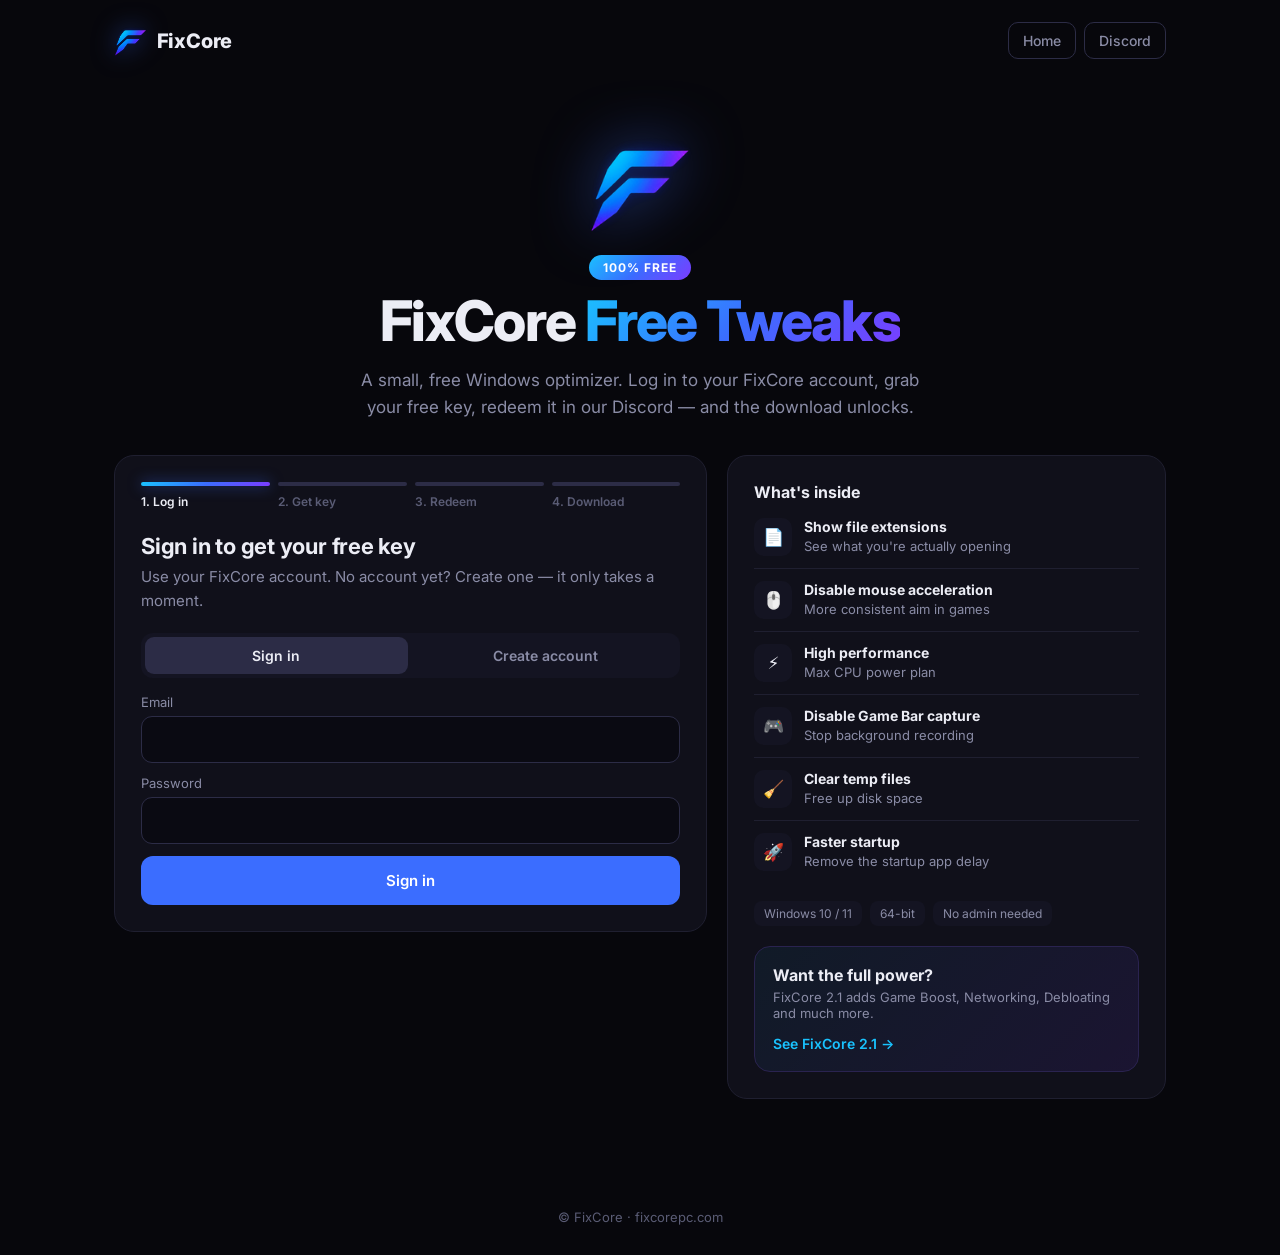
<file: free-tweaks.html>
<!doctype html>
<html lang="en">
<head>
<meta charset="utf-8">
<meta name="viewport" content="width=device-width, initial-scale=1">
<title>FixCore Free Tweaks — Free download</title>
<meta name="description" content="FixCore Free Tweaks: a small, free Windows optimizer. Log in to your FixCore account, grab your free key, redeem it in Discord and download.">
<link rel="canonical" href="https://fixcorepc.com/free-tweaks.html">
<meta name="theme-color" content="#05060f">
<meta property="og:type" content="website">
<meta property="og:site_name" content="FixCore">
<meta property="og:url" content="https://fixcorepc.com/free-tweaks.html">
<meta property="og:title" content="FixCore Free Tweaks — Free download">
<meta property="og:description" content="A small, free Windows optimizer. Log in, grab your free key, redeem it in Discord and download.">
<meta property="og:image" content="https://fixcorepc.com/assets/og-banner.jpg">
<meta property="og:image:width" content="1600">
<meta property="og:image:height" content="640">
<meta property="og:image:alt" content="FixCore — Scan, Fix, Optimize">
<meta name="twitter:image" content="https://fixcorepc.com/assets/og-banner.jpg">
<meta name="twitter:card" content="summary_large_image">
<link rel="icon" type="image/png" href="[data-uri]">
<link rel="preconnect" href="https://fonts.googleapis.com">
<link rel="preconnect" href="https://fonts.gstatic.com" crossorigin>
<link href="https://fonts.googleapis.com/css2?family=Inter:wght@400;500;600;700;800&display=swap" rel="stylesheet">
<style>
  :root{
    --bg:#07070c; --card:#10101a; --card2:#141422; --border:#1f1f30; --border2:#2c2c46;
    --text:#ecedf5; --muted:#8a8ca6; --dim:#5a5c75;
    --cyan:#19c3ff; --blue:#3b6dff; --purple:#7b3cff; --green:#3ddc84; --red:#ff5c6c;
    --grad:linear-gradient(135deg,var(--cyan),var(--blue) 50%,var(--purple));
  }
  *{box-sizing:border-box}
  html,body{margin:0;background:var(--bg);color:var(--text);
    font-family:Inter,"Segoe UI",system-ui,-apple-system,sans-serif;-webkit-font-smoothing:antialiased}
  a{color:inherit;text-decoration:none}
  body::before{content:"";position:fixed;inset:-20% -10% auto;height:70vh;z-index:-1;
    background:radial-gradient(ellipse at 50% 0%,rgba(59,109,255,.22),transparent 60%),
               radial-gradient(ellipse at 80% 10%,rgba(123,60,255,.16),transparent 55%);}

  /* header */
  header{max-width:1100px;margin:0 auto;padding:22px 24px;display:flex;align-items:center;gap:14px}
  .brand{display:flex;align-items:center;gap:10px;font-weight:800;font-size:20px;letter-spacing:-.01em}
  .brand img{height:30px;filter:drop-shadow(0 0 12px rgba(59,109,255,.55))}
  header nav{margin-left:auto;display:flex;gap:8px}
  .ghost{padding:9px 14px;border-radius:10px;border:1px solid var(--border2);color:var(--muted);
    font-size:14px;font-weight:500;transition:.15s}
  .ghost:hover{color:var(--text);background:var(--card2)}

  /* hero */
  main{max-width:1100px;margin:0 auto;padding:26px 24px 80px}
  .hero{text-align:center;padding:30px 0 34px}
  .hero-logo{height:96px;filter:drop-shadow(0 0 30px rgba(59,109,255,.6));animation:pulse 3s ease-in-out infinite}
  @keyframes pulse{50%{filter:drop-shadow(0 0 46px rgba(123,60,255,.75))}}
  .pill{display:inline-block;margin:18px 0 12px;padding:5px 14px;border-radius:999px;font-size:12px;
    font-weight:700;letter-spacing:.08em;background:var(--grad);color:#fff}
  h1{margin:0;font-size:clamp(34px,6vw,56px);font-weight:800;letter-spacing:-.03em;line-height:1.05}
  h1 span{background:var(--grad);-webkit-background-clip:text;background-clip:text;color:transparent}
  .hero p{color:var(--muted);font-size:17px;max-width:560px;margin:16px auto 0;line-height:1.6}

  /* layout */
  .grid{display:grid;grid-template-columns:1.15fr .85fr;gap:20px;align-items:start}
  @media (max-width:860px){.grid{grid-template-columns:1fr}}
  .card{background:var(--card);border:1px solid var(--border);border-radius:20px;padding:26px}

  /* steps */
  .steps{display:flex;gap:8px;margin-bottom:24px}
  .step{flex:1;display:flex;flex-direction:column;gap:8px;font-size:12px;font-weight:600;color:var(--dim)}
  .step i{display:block;height:4px;border-radius:4px;background:var(--border2);transition:.3s}
  .step.done{color:var(--muted)} .step.done i{background:var(--blue)}
  .step.now{color:var(--text)} .step.now i{background:var(--grad);box-shadow:0 0 14px rgba(59,109,255,.6)}

  .panel h2{margin:0 0 6px;font-size:22px;letter-spacing:-.01em}
  .panel p{margin:0 0 20px;color:var(--muted);line-height:1.6;font-size:15px}
  .btn{display:inline-flex;align-items:center;justify-content:center;gap:10px;width:100%;
    padding:15px 18px;border:0;border-radius:12px;font:600 15px Inter,"Segoe UI",sans-serif;
    color:#fff;background:var(--blue);cursor:pointer;transition:.15s}
  .btn:hover{background:var(--purple);transform:translateY(-1px)}
  .btn:disabled{opacity:.6;cursor:wait;transform:none}
  .btn.discord{background:#5865f2} .btn.discord:hover{background:#4752c4}
  .btn.big{padding:18px;font-size:16px;background:var(--grad);box-shadow:0 10px 30px -10px rgba(59,109,255,.7)}
  .btn.secondary{background:transparent;border:1px solid var(--border2);color:var(--muted)}
  .btn.secondary:hover{background:var(--card2);color:var(--text)}
  .row{display:flex;gap:10px;margin-top:10px} .row .btn{flex:1}

  .user{display:flex;align-items:center;gap:12px;padding:12px 14px;margin-bottom:20px;
    background:var(--card2);border:1px solid var(--border);border-radius:12px;font-size:14px}
  .user img{width:34px;height:34px;border-radius:50%}
  .user b{display:block} .user small{color:var(--muted)}
  .user button{margin-left:auto;background:none;border:0;color:var(--dim);cursor:pointer;font:500 13px Inter,sans-serif}
  .user button:hover{color:var(--red)}

  .key{display:flex;align-items:center;gap:10px;margin:0 0 14px;padding:14px 16px;border-radius:12px;
    background:#0a0a12;border:1px dashed var(--border2)}
  .key code{flex:1;font:600 19px "Cascadia Code",Consolas,monospace;letter-spacing:.06em;user-select:all}
  .key button{padding:8px 14px;border-radius:9px;border:1px solid var(--border2);background:var(--card2);
    color:var(--text);font:600 13px Inter,sans-serif;cursor:pointer}
  .key button:hover{border-color:var(--blue)}
  .hint{display:flex;align-items:center;gap:8px;margin-top:16px;font-size:13px;color:var(--muted)}
  .dot{width:8px;height:8px;border-radius:50%;background:var(--cyan);animation:blink 1.2s infinite}
  @keyframes blink{50%{opacity:.25}}
  .ok{width:58px;height:58px;border-radius:16px;display:grid;place-items:center;font-size:28px;
    background:rgba(61,220,132,.12);color:var(--green);margin-bottom:16px}
  .error{margin-top:14px;padding:12px 14px;border-radius:10px;font-size:14px;
    background:rgba(255,92,108,.1);border:1px solid rgba(255,92,108,.3);color:#ffb3bb;display:none}

  /* side */
  .side h3{margin:0 0 16px;font-size:16px}
  .tweak{display:flex;gap:12px;padding:12px 0;border-top:1px solid var(--border)}
  .tweak:first-of-type{border-top:0;padding-top:0}
  .tweak .ic{flex:none;width:38px;height:38px;border-radius:10px;display:grid;place-items:center;
    background:var(--card2);font-size:17px}
  .tweak b{display:block;font-size:14px} .tweak span{font-size:13px;color:var(--muted)}
  .meta{display:flex;flex-wrap:wrap;gap:8px;margin-top:18px}
  .meta span{font-size:12px;padding:5px 10px;border-radius:8px;background:var(--card2);color:var(--muted)}
  .upsell{margin-top:20px;padding:18px;border-radius:16px;border:1px solid #2a2350;
    background:linear-gradient(135deg,rgba(25,195,255,.06),rgba(123,60,255,.1))}
  .upsell b{display:block;margin-bottom:4px} .upsell p{margin:0 0 12px;font-size:13px;color:var(--muted)}
  .upsell a{font-size:14px;font-weight:600;color:var(--cyan)}
  .tabs{display:flex;gap:6px;padding:4px;margin-bottom:16px;background:var(--card2);border-radius:12px}
  .tabs button{flex:1;padding:10px;border:0;border-radius:9px;background:none;color:var(--muted);
    font:600 14px Inter,"Segoe UI",sans-serif;cursor:pointer}
  .tabs button.active{background:var(--border2);color:var(--text)}
  .field{display:block;margin-bottom:12px}
  .field span{display:block;font-size:13px;color:var(--muted);margin-bottom:6px}
  .field input{width:100%;padding:13px 14px;border-radius:11px;border:1px solid var(--border2);
    background:#0a0a12;color:var(--text);font:15px Inter,"Segoe UI",sans-serif;outline:none;transition:.15s}
  .field input:focus{border-color:var(--blue);box-shadow:0 0 0 3px rgba(59,109,255,.2)}
  .field small{display:block;margin-top:6px;font-size:12px;color:var(--dim)}
  .user .av{width:34px;height:34px;border-radius:50%;display:grid;place-items:center;
    background:var(--grad);font-weight:700}
  footer{text-align:center;color:var(--dim);font-size:13px;padding:30px}
</style>
<script src="assets/login-2fa.js?v=1"></script>
<script src="assets/site-status.js?v=1"></script>
</head>
<body>
<header>
  <a class="brand" href="https://fixcorepc.com/"><img src="[data-uri]" alt="">FixCore</a>
  <nav>
    <a class="ghost" href="https://fixcorepc.com/">Home</a>
    <a class="ghost" href="https://discord.gg/xCGN2hXY8J" target="_blank" rel="noopener">Discord</a>
  </nav>
</header>

<main>
  <section class="hero">
    <img class="hero-logo" src="[data-uri]" alt="FixCore logo">
    <div><span class="pill">100% FREE</span></div>
    <h1>FixCore <span>Free Tweaks</span></h1>
    <p>A small, free Windows optimizer. Log in to your FixCore account, grab your free key, redeem it in our Discord — and the download unlocks.</p>
  </section>

  <div class="grid">
    <section class="card">
      <div class="steps" id="steps">
        <div class="step"><i></i>1. Log in</div>
        <div class="step"><i></i>2. Get key</div>
        <div class="step"><i></i>3. Redeem</div>
        <div class="step"><i></i>4. Download</div>
      </div>
      <div class="panel" id="panel"></div>
      <div class="error" id="error"></div>
    </section>

    <aside class="card side">
      <h3>What's inside</h3>
      <div class="tweak"><div class="ic">📄</div><div><b>Show file extensions</b><span>See what you're actually opening</span></div></div>
      <div class="tweak"><div class="ic">🖱️</div><div><b>Disable mouse acceleration</b><span>More consistent aim in games</span></div></div>
      <div class="tweak"><div class="ic">⚡</div><div><b>High performance</b><span>Max CPU power plan</span></div></div>
      <div class="tweak"><div class="ic">🎮</div><div><b>Disable Game Bar capture</b><span>Stop background recording</span></div></div>
      <div class="tweak"><div class="ic">🧹</div><div><b>Clear temp files</b><span>Free up disk space</span></div></div>
      <div class="tweak"><div class="ic">🚀</div><div><b>Faster startup</b><span>Remove the startup app delay</span></div></div>
      <div class="meta"><span>Windows 10 / 11</span><span>64-bit</span><span>No admin needed</span></div>
      <div class="upsell">
        <b>Want the full power?</b>
        <p>FixCore 2.1 adds Game Boost, Networking, Debloating and much more.</p>
        <a href="https://fixcorepc.com/fixcore-2-1.html">See FixCore 2.1 →</a>
      </div>
    </aside>
  </div>
</main>
<footer>© FixCore · fixcorepc.com</footer>

<script>
(function () {
  // ---- settings ----------------------------------------------------------
  var ACCOUNTS_API = 'https://web-production-fae792.up.railway.app';   // FixCore email login
  var KEYS_API = 'https://worker-production-8250.up.railway.app';      // redeem bot
  var SESSION_KEY = 'fixcore_email_user';  // same login as the rest of fixcorepc.com

  var panel = document.getElementById('panel');
  var errorBox = document.getElementById('error');
  var pollTimer = null;
  var authMode = 'login';

  // ---- session (shared with the rest of the site) ------------------------
  function getSession() {
    try {
      var s = JSON.parse(localStorage.getItem(SESSION_KEY) || 'null');
      return s && s.authToken ? s : null;
    } catch (e) { return null; }
  }
  function saveSession(token, user) {
    user = user || {};
    localStorage.setItem(SESSION_KEY, JSON.stringify({
      authToken: token, username: user.username, avatarUrl: user.avatarUrl || null, email: user.email
    }));
  }
  function logout() {
    localStorage.removeItem(SESSION_KEY);
    stopPolling();
    render('login');
  }

  // ---- API ---------------------------------------------------------------
  function keysApi(path, method) {
    var s = getSession();
    return fetch(KEYS_API + path, {
      method: method || 'GET',
      headers: { Authorization: 'Bearer ' + (s ? s.authToken : '') }
    }).then(function (res) {
      return res.json().catch(function () { return {}; }).then(function (data) {
        if (res.status === 401) throw { code: 'unauthorized' };
        if (res.status === 409) throw { code: 'link' };
        if (res.status === 503) throw { code: 'disabled' };
        if (res.status === 502) throw { code: 'check', detail: data.detail };
        if (res.status === 404) throw { code: 'outdated' };
        if (!res.ok) throw { code: 'server', detail: 'HTTP ' + res.status };
        return data;
      });
    }, function () { throw { code: 'network' }; });
  }

  function submitAuth(btn) {
    var email = document.getElementById('authEmail').value.trim();
    var password = document.getElementById('authPassword').value;
    showError('');
    if (!email || !password) { showError('Please fill in both fields.'); return; }
    if (authMode === 'signup' && password.length < 8) { showError('Password must be at least 8 characters.'); return; }

    btn.disabled = true;
    btn.textContent = authMode === 'login' ? 'Signing in…' : 'Creating account…';
    fetch(ACCOUNTS_API + (authMode === 'login' ? '/api/login' : '/api/register'), {
      method: 'POST',
      headers: { 'Content-Type': 'application/json' },
      body: JSON.stringify({ email: email, password: password })
    })
      .then(function (res) { return res.json().then(function (d) { return { ok: res.ok, data: d }; }); })
      .then(function (r) {
        if (!r.ok || !r.data.token) {
          showError((r.data && r.data.error) || 'Something went wrong. Please try again.');
          btn.disabled = false; btn.textContent = authMode === 'login' ? 'Sign in' : 'Create account';
          return;
        }
        saveSession(r.data.token, r.data.user);
        refresh();
      })
      .catch(function () {
        showError("Couldn't reach the server. Please try again.");
        btn.disabled = false; btn.textContent = authMode === 'login' ? 'Sign in' : 'Create account';
      });
  }

  // The key server said 401 - ask the login server directly before logging out,
  // so a key-server problem never signs people out of the whole site.
  function checkLoginThenReport() {
    var s = getSession();
    return fetch(ACCOUNTS_API + '/api/me', { headers: { Authorization: 'Bearer ' + (s ? s.authToken : '') } })
      .then(function (res) {
        if (res.status === 401) { localStorage.removeItem(SESSION_KEY); handleError({ code: 'login' }); return; }
        panel.innerHTML = userBox() + '<button class="btn secondary" data-action="refresh">Try again</button>';
        showError('You are logged in, but the key server could not confirm it. Please try again in a minute ' +
                  'or ask in our Discord. (code: key-server-401)');
      }, function () { handleError({ code: 'network' }); });
  }

  function handleError(err) {
    var code = err && err.code;
    if (code === 'unauthorized') { checkLoginThenReport(); return; }
    if (code === 'check') { showError('The key server could not check your login (' + (err.detail || 'unknown') + '). Please try again soon.'); return; }
    if (code === 'outdated') { showError('Free keys are being set up right now — check back soon! (code: key-server-404)'); return; }
    if (code === 'login') { render('login'); showError('Your session expired — please sign in again.'); return; }
    if (code === 'link') { render('link'); return; }
    if (code === 'disabled') { showError('Free keys are not available right now. Check back soon!'); return; }
    if (code === 'network') { showError("Couldn't reach the FixCore server. Please try again in a moment."); return; }
    showError('Something went wrong. Please try again, or ask in our Discord.' + (err && err.detail ? ' (' + err.detail + ')' : ''));
  }

  // ---- UI ----------------------------------------------------------------
  function showError(msg) { errorBox.textContent = msg; errorBox.style.display = msg ? 'block' : 'none'; }

  function setStep(n) {
    var steps = document.querySelectorAll('#steps .step');
    for (var i = 0; i < steps.length; i++) {
      steps[i].className = 'step' + (i < n ? ' done' : i === n ? ' now' : '');
    }
  }

  function esc(s) { return String(s || '').replace(/[&<>"']/g, function (c) {
    return { '&': '&amp;', '<': '&lt;', '>': '&gt;', '"': '&quot;', "'": '&#39;' }[c]; }); }

  function userBox() {
    var s = getSession();
    if (!s) return '';
    var name = s.username || s.email || 'FixCore user';
    var avatar = s.avatarUrl
      ? '<img src="' + esc(s.avatarUrl) + '" alt="">'
      : '<div class="av">' + esc(name.charAt(0).toUpperCase()) + '</div>';
    return '<div class="user">' + avatar + '<div><b>' + esc(name) + '</b><small>' +
      esc(s.email || 'Signed in') + '</small></div>' +
      '<button type="button" data-action="logout">Log out</button></div>';
  }

  function render(state, data) {
    showError('');
    if (state === 'login') {
      setStep(0);
      var login = authMode === 'login';
      panel.innerHTML =
        '<h2>Sign in to get your free key</h2>' +
        '<p>Use your FixCore account. No account yet? Create one — it only takes a moment.</p>' +
        '<div class="tabs"><button type="button" data-action="tab-login" class="' + (login ? 'active' : '') + '">Sign in</button>' +
        '<button type="button" data-action="tab-signup" class="' + (login ? '' : 'active') + '">Create account</button></div>' +
        '<form id="authForm" novalidate>' +
        '<label class="field"><span>Email</span><input id="authEmail" type="email" autocomplete="email" required></label>' +
        '<label class="field"><span>Password</span><input id="authPassword" type="password" autocomplete="' +
        (login ? 'current-password' : 'new-password') + '" required>' +
        (login ? '' : '<small>At least 8 characters.</small>') + '</label>' +
        '<button class="btn" type="submit" id="authBtn">' + (login ? 'Sign in' : 'Create account') + '</button>' +
        '</form>';
    } else if (state === 'loading') {
      panel.innerHTML = userBox() + '<p>Checking your account…</p>';
    } else if (state === 'link') {
      setStep(0);
      panel.innerHTML = userBox() +
        '<h2>Connect your Discord first</h2>' +
        '<p>Your key is redeemed in our Discord, so your FixCore account needs Discord connected. ' +
        'Open your account on the homepage (profile icon, top right), connect Discord, then come back here.</p>' +
        '<a class="btn discord" href="https://fixcorepc.com/">Connect Discord on fixcorepc.com</a>' +
        '<div class="row"><button class="btn secondary" data-action="refresh">I\'ve connected it — check again</button></div>';
    } else if (state === 'getkey') {
      setStep(1);
      panel.innerHTML = userBox() +
        '<h2>Get your free key</h2>' +
        '<p>One free key per account. You will redeem it in our Discord to unlock the download.</p>' +
        '<button class="btn big" data-action="claim">Get my free key</button>';
    } else if (state === 'redeem') {
      setStep(2);
      panel.innerHTML = userBox() +
        '<h2>Redeem your key in Discord</h2>' +
        '<p>Copy the key, open the redeem channel, press <b>Click to Redeem</b> and paste it.</p>' +
        '<div class="key"><code id="keyText">' + esc(data.key) + '</code>' +
        '<button type="button" data-action="copy">Copy</button></div>' +
        '<a class="btn discord" href="' + esc(data.redeem_url) + '" target="_blank" rel="noopener">Open redeem channel</a>' +
        '<div class="row"><a class="btn secondary" href="' + esc(data.discord_invite_url) +
        '" target="_blank" rel="noopener">Not in the server? Join</a>' +
        '<button class="btn secondary" data-action="check">I\'ve redeemed it</button></div>' +
        '<div class="hint"><span class="dot"></span>Waiting for you to redeem… this page updates by itself.</div>';
      startPolling();
    } else if (state === 'download') {
      setStep(4);
      stopPolling();
      panel.innerHTML = userBox() +
        '<div class="ok">✓</div>' +
        '<h2>Download unlocked!</h2>' +
        '<p>Thanks for joining FixCore. Run the setup and you\'re good to go.</p>' +
        '<button class="btn big" data-action="download">⬇ Download FixCore Free Tweaks</button>' +
        '<div class="hint">Your key: <code>' + esc(data.key) + '</code></div>';
    }
  }

  function applyStatus(data) {
    if (data.redeemed && data.download_url) render('download', data);
    else if (data.key) render('redeem', data);
    else render('getkey');
  }

  function refresh() {
    render('loading');
    return keysApi('/api/free-tweaks').then(applyStatus, handleError);
  }

  function startPolling() {
    if (pollTimer) return;
    pollTimer = setInterval(function () {
      if (document.hidden) return;
      keysApi('/api/free-tweaks').then(function (d) { if (d.redeemed) applyStatus(d); }, function () {});
    }, 5000);
  }
  function stopPolling() { clearInterval(pollTimer); pollTimer = null; }

  panel.addEventListener('submit', function (e) {
    if (e.target.id !== 'authForm') return;
    e.preventDefault();
    submitAuth(document.getElementById('authBtn'));
  });

  panel.addEventListener('click', function (e) {
    var el = e.target.closest('[data-action]');
    if (!el) return;
    var action = el.getAttribute('data-action');
    if (action === 'tab-login' || action === 'tab-signup') {
      authMode = action === 'tab-login' ? 'login' : 'signup';
      render('login');
    }
    if (action === 'logout') logout();
    if (action === 'refresh') refresh();
    if (action === 'claim') {
      el.disabled = true; el.textContent = 'Creating your key…';
      keysApi('/api/free-tweaks/key', 'POST').then(applyStatus, function (err) {
        el.disabled = false; el.textContent = 'Get my free key'; handleError(err);
      });
    }
    if (action === 'check') {
      el.disabled = true; el.textContent = 'Checking…';
      keysApi('/api/free-tweaks').then(function (d) {
        if (d.redeemed) { applyStatus(d); return; }
        el.disabled = false; el.textContent = "I've redeemed it";
        showError('Not redeemed yet — paste the key in the redeem channel first.');
      }, handleError);
    }
    if (action === 'download') {
      // Ask for a fresh download link every time (links only work for a few minutes)
      el.disabled = true; el.textContent = 'Preparing download…';
      keysApi('/api/free-tweaks').then(function (d) {
        el.disabled = false; el.textContent = '⬇ Download FixCore Free Tweaks';
        if (d.redeemed && d.download_url) window.location.href = d.download_url;
        else applyStatus(d);
      }, function (err) {
        el.disabled = false; el.textContent = '⬇ Download FixCore Free Tweaks';
        handleError(err);
      });
    }
    if (action === 'copy') {
      var key = document.getElementById('keyText').textContent;
      navigator.clipboard.writeText(key).then(function () {
        el.textContent = 'Copied!'; setTimeout(function () { el.textContent = 'Copy'; }, 1600);
      });
    }
  });

  // ---- start ---------------------------------------------------------------
  if (getSession()) refresh(); else render('login');
})();
</script>
</body>
</html>
</file>
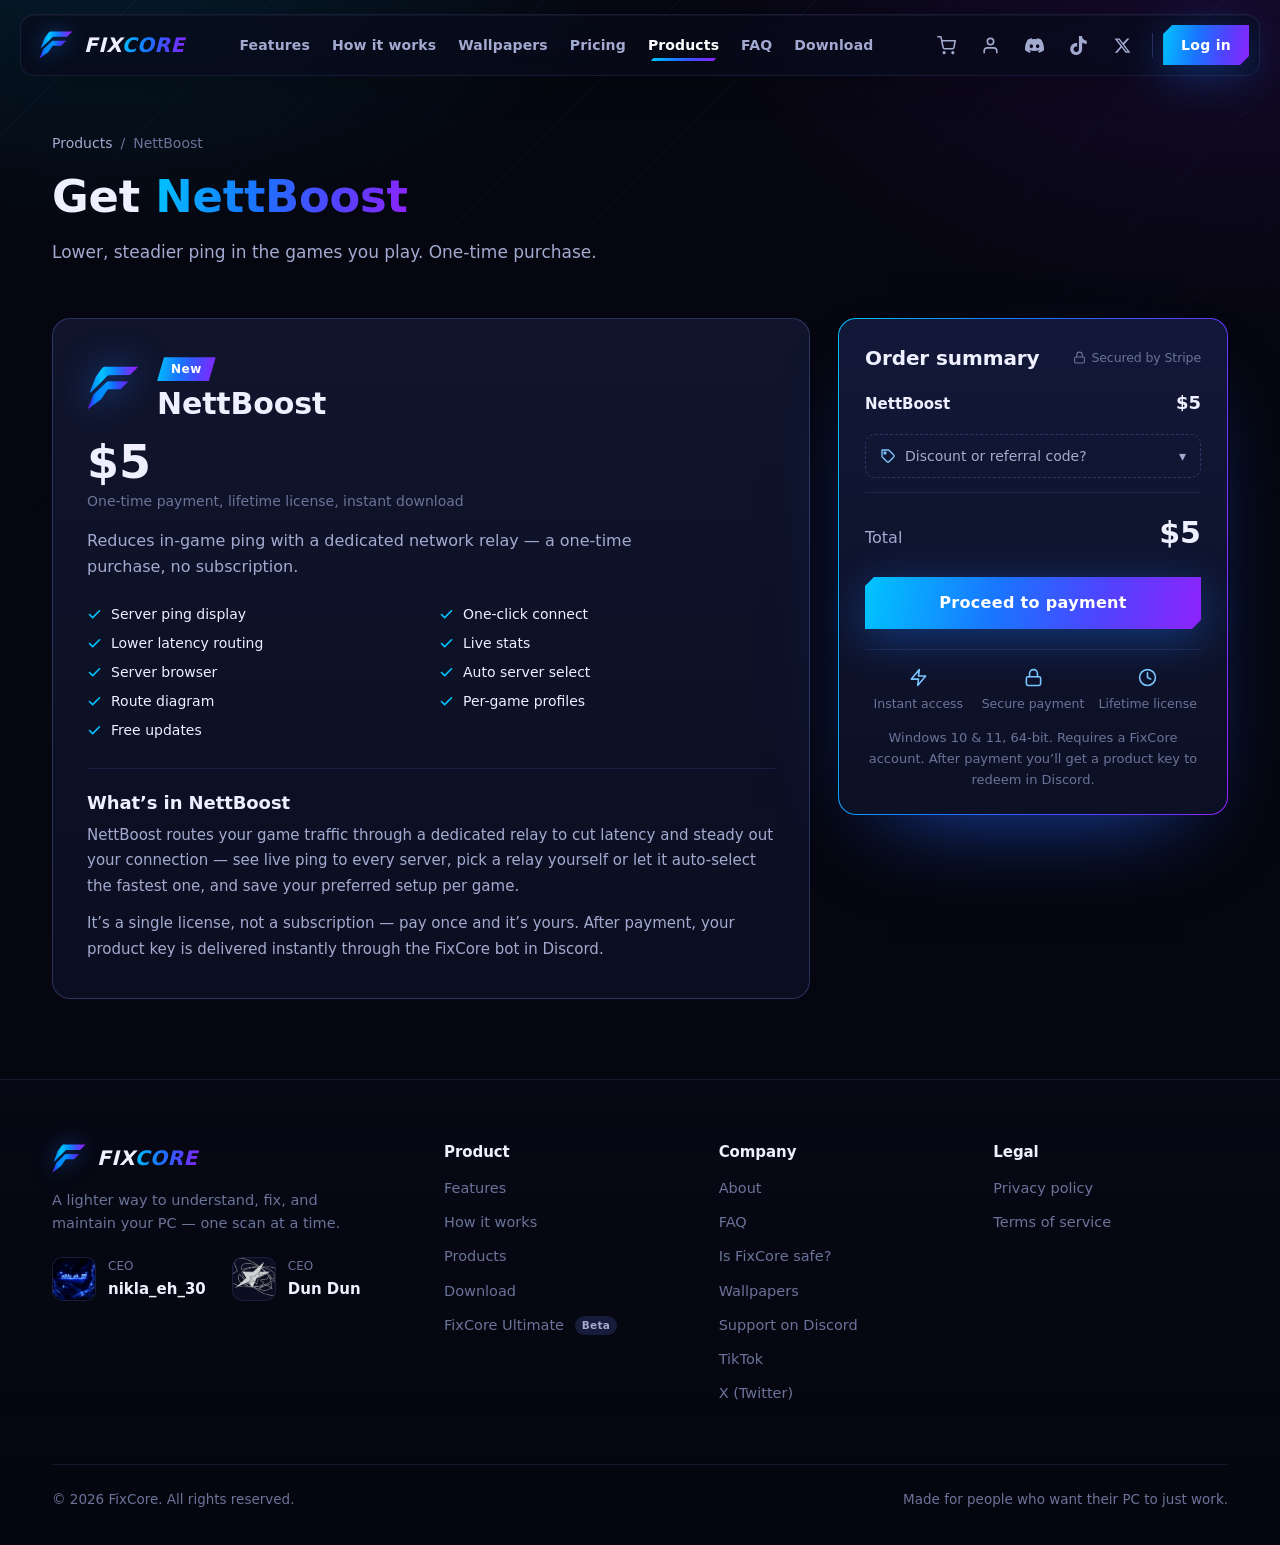
<file: nettboost.html>
<!DOCTYPE html>
<html lang="en">
<head>
<meta charset="UTF-8">
<meta http-equiv="Content-Security-Policy" content="default-src 'self'; script-src 'self' 'sha256-+DvMaojgUcF6gsVuPYkKbgg/oq+a69a/+xfmg8A8prU='; style-src 'self' 'unsafe-inline' https://fonts.googleapis.com; font-src 'self' data: https://fonts.gstatic.com; img-src 'self' data: https://cdn.discordapp.com https://media.discordapp.net; connect-src 'self' https://web-production-fae792.up.railway.app https://worker-production-8250.up.railway.app https://discord.com https://discordapp.com; object-src 'none'; base-uri 'self'; form-action 'self'">
<meta name="referrer" content="strict-origin-when-cross-origin">
<meta name="viewport" content="width=device-width, initial-scale=1.0">
<title>NettBoost — FixCore</title>
<meta name="description" content="NettBoost lowers in-game ping with a dedicated network relay. One-time $5.">
<link rel="canonical" href="https://fixcorepc.com/nettboost.html">
<meta property="og:url" content="https://fixcorepc.com/nettboost.html">
<script type="application/ld+json">{"@context": "https://schema.org", "@graph": [{"@type": "Organization", "@id": "https://fixcorepc.com/#org", "name": "FixCore", "url": "https://fixcorepc.com/", "logo": "https://fixcorepc.com/assets/fixcore-logo-512.png", "sameAs": ["https://discord.gg/xCGN2hXY8J", "https://www.tiktok.com/@fixcore_official"], "description": "FixCore makes Windows optimization and repair software: FixCore 2.1 and NettBoost."}, {"@type": "SoftwareApplication", "name": "FixCore NettBoost", "operatingSystem": "Windows 10, Windows 11 (64-bit)", "applicationCategory": "UtilitiesApplication", "description": "Lowers in-game ping by routing game traffic through a dedicated network relay, with live server ping, auto server select and per-game profiles.", "url": "https://fixcorepc.com/nettboost.html", "downloadUrl": "https://fixcorepc.com/download.html", "publisher": {"@id": "https://fixcorepc.com/#org"}, "offers": {"@type": "Offer", "price": "5.00", "priceCurrency": "USD", "url": "https://fixcorepc.com/nettboost.html", "availability": "https://schema.org/InStock"}}]}</script>
<meta name="theme-color" content="#05060f">
<meta property="og:type" content="website">
<meta property="og:site_name" content="FixCore">
<meta property="og:title" content="NettBoost — FixCore">
<meta property="og:description" content="NettBoost lowers in-game ping with a dedicated network relay. One-time $5.">
<meta property="og:image" content="https://fixcorepc.com/assets/og-banner.jpg">
<meta property="og:image:width" content="1600">
<meta property="og:image:height" content="640">
<meta property="og:image:alt" content="FixCore — Scan, Fix, Optimize">
<meta name="twitter:image" content="https://fixcorepc.com/assets/og-banner.jpg">
<meta name="twitter:card" content="summary_large_image">
<link rel="icon" type="image/svg+xml" href="assets/fixcore-logo.svg">
<link rel="icon" type="image/png" sizes="32x32" href="assets/favicon-32.png">
<link rel="icon" type="image/png" sizes="192x192" href="assets/favicon-192.png">
<link rel="apple-touch-icon" sizes="180x180" href="assets/apple-touch-icon.png">
<link rel="preconnect" href="https://fonts.googleapis.com">
<link rel="preconnect" href="https://fonts.gstatic.com" crossorigin>
<link href="https://fonts.googleapis.com/css2?family=Archivo:wght@400;500;600;700&family=Chakra+Petch:ital,wght@0,500;0,600;0,700;1,600;1,700&family=JetBrains+Mono:wght@500&display=swap" rel="stylesheet">
<link rel="stylesheet" href="assets/fixcore.css?v=23">
<script src="assets/login-2fa.js?v=1"></script>
<script src="assets/site-status.js?v=1"></script>
</head>
<body class="page-nettboost" id="top">
<svg class="svg-defs" aria-hidden="true" focusable="false"><defs><linearGradient id="fxIcon" gradientUnits="userSpaceOnUse" x1="2" y1="2" x2="22" y2="22"><stop offset="0" stop-color="#2ad4ff"/><stop offset=".55" stop-color="#3f7dff"/><stop offset="1" stop-color="#a64dff"/></linearGradient></defs></svg>
<a class="skip-link" href="#main">Skip to content</a>
<div class="page-bg" aria-hidden="true"></div>

<header class="site-header" id="siteHeader">
  <nav class="nav" aria-label="Main">
    <a class="brand" href="index.html" aria-label="FixCore home">
      <img class="brand-mark" src="assets/fixcore-logo.svg" alt="" width="34" height="28">
      <span class="brand-word">FIX<span>CORE</span></span>
    </a>
    <ul class="nav-links" id="navLinks">
      <li><a href="index.html#features">Features</a></li>
      <li><a href="index.html#how-it-works">How it works</a></li>
      <li><a href="index.html#wallpapers">Wallpapers</a></li>
      <li><a href="index.html#pricing">Pricing</a></li>
      <li><a href="products.html">Products</a></li>
      <li><a href="index.html#faq">FAQ</a></li>
      <li><a href="download.html">Download</a></li>
      <li id="dashNavLink" style="display:none;"><a href="index.html#dashboard">Dashboard</a></li>
    </ul>
    <div class="nav-right">
      <button class="icon-btn cart-btn" id="cartBtn" type="button" aria-label="Open cart">
        <svg viewBox="0 0 24 24" fill="none" stroke="currentColor" stroke-width="2" stroke-linecap="round" stroke-linejoin="round" aria-hidden="true"><circle cx="9" cy="21" r="1"/><circle cx="20" cy="21" r="1"/><path d="M1 1h4l2.7 13.4a2 2 0 0 0 2 1.6h9.7a2 2 0 0 0 2-1.6L23 6H6"/></svg>
        <span class="cart-badge" id="cartBadge">0</span>
      </button>
      <button class="icon-btn" id="profileBtn" type="button" aria-label="Account" data-fc-profile><svg viewBox="0 0 24 24" fill="none" stroke="currentColor" stroke-width="2" stroke-linecap="round" stroke-linejoin="round" aria-hidden="true"><path d="M20 21v-2a4 4 0 0 0-4-4H8a4 4 0 0 0-4 4v2"/><circle cx="12" cy="7" r="4"/></svg></button>
      <a class="icon-btn nav-discord" href="https://discord.gg/xCGN2hXY8J" target="_blank" rel="noopener" aria-label="Join the FixCore Discord" title="Discord"><svg viewBox="0 0 24 24" fill="currentColor" aria-hidden="true"><path d="M20.317 4.369a19.79 19.79 0 0 0-4.885-1.515.074.074 0 0 0-.079.037c-.211.375-.444.865-.608 1.25a18.27 18.27 0 0 0-5.487 0 12.6 12.6 0 0 0-.617-1.25.077.077 0 0 0-.079-.037A19.74 19.74 0 0 0 3.677 4.37a.07.07 0 0 0-.032.027C.533 9.046-.32 13.58.099 18.058a.082.082 0 0 0 .031.056 19.9 19.9 0 0 0 5.993 3.03.078.078 0 0 0 .084-.028 14.09 14.09 0 0 0 1.226-1.994.076.076 0 0 0-.041-.106 13.1 13.1 0 0 1-1.872-.892.077.077 0 0 1-.008-.128c.126-.094.252-.192.372-.291a.074.074 0 0 1 .077-.01c3.928 1.793 8.18 1.793 12.062 0a.074.074 0 0 1 .078.009c.12.099.246.198.373.292a.077.077 0 0 1-.006.127 12.3 12.3 0 0 1-1.873.892.076.076 0 0 0-.04.107c.36.698.772 1.362 1.225 1.993a.076.076 0 0 0 .084.029 19.84 19.84 0 0 0 6.002-3.03.077.077 0 0 0 .032-.055c.5-5.177-.838-9.674-3.549-13.662a.06.06 0 0 0-.031-.028zM8.02 15.331c-1.183 0-2.157-1.085-2.157-2.419 0-1.333.955-2.419 2.157-2.419 1.211 0 2.176 1.096 2.157 2.42 0 1.333-.955 2.418-2.157 2.418zm7.975 0c-1.183 0-2.157-1.085-2.157-2.419 0-1.333.955-2.419 2.157-2.419 1.211 0 2.176 1.096 2.157 2.42 0 1.333-.946 2.418-2.157 2.418z"/></svg></a>
      <a class="icon-btn nav-discord nav-tiktok" href="https://www.tiktok.com/@fixcore_official" target="_blank" rel="noopener" aria-label="FixCore on TikTok" title="TikTok"><svg viewBox="0 0 24 24" fill="currentColor" aria-hidden="true"><path d="M12.525.02c1.31-.02 2.61-.01 3.91-.02.08 1.53.63 3.09 1.75 4.17 1.12 1.11 2.7 1.62 4.24 1.79v4.03c-1.44-.05-2.89-.35-4.2-.97-.57-.26-1.1-.59-1.62-.93-.01 2.92.01 5.84-.02 8.75-.08 1.4-.54 2.79-1.35 3.94-1.31 1.92-3.58 3.17-5.91 3.21-1.43.08-2.86-.31-4.08-1.03-2.02-1.19-3.44-3.37-3.65-5.71-.02-.5-.03-1-.01-1.49.18-1.9 1.12-3.72 2.58-4.96 1.66-1.44 3.98-2.13 6.15-1.72.02 1.48-.04 2.96-.04 4.44-.99-.32-2.15-.23-3.02.37-.63.41-1.11 1.04-1.36 1.75-.21.51-.15 1.07-.14 1.61.24 1.64 1.82 3.02 3.5 2.87 1.12-.01 2.19-.66 2.77-1.61.19-.33.4-.67.41-1.06.1-1.79.06-3.57.07-5.36.01-4.03-.01-8.05.02-12.07z"/></svg></a>
      <a class="icon-btn nav-discord nav-x" href="https://x.com/FixCore_tweaks" target="_blank" rel="noopener" aria-label="FixCore on X" title="X"><svg viewBox="0 0 24 24" fill="currentColor" aria-hidden="true"><path d="M17.75 3h3.07l-6.71 7.67L22 21h-6.18l-4.84-6.33L5.44 21H2.37l7.18-8.2L2 3h6.34l4.37 5.78L17.75 3zm-1.08 16.18h1.7L7.4 4.73H5.58l11.09 14.45z"/></svg></a>
      <span class="nav-sep" aria-hidden="true"></span>
      <div class="nav-actions" id="navActions"><button class="btn btn-primary" id="openLogin" type="button">Log in</button></div>
      <button class="hamburger" id="hamburger" type="button" aria-label="Toggle menu" aria-expanded="false" aria-controls="navLinks"><span></span><span></span><span></span></button>
    </div>
  </nav>
</header>

<main id="main" class="page-main">
  <div class="wrap">
    <nav class="crumbs" aria-label="Breadcrumb"><a href="products.html">Products</a><span aria-hidden="true">/</span><span>NettBoost</span></nav>
    <div class="section-head">
      <h1>Get <span class="accent">NettBoost</span></h1>
      <p>Lower, steadier ping in the games you play. One-time purchase.</p>
    </div>

    <div class="checkout-layout">
      <div class="product-card">
        <div class="product-head">
          <img src="assets/fixcore-logo.svg" alt="" width="52" height="43">
          <div><span class="product-tag">New</span><h2>NettBoost</h2></div>
        </div>
        <div class="product-price">$5</div>
        
        <div class="product-price-meta">One-time payment, lifetime license, instant download</div>
        <p class="product-desc">Reduces in-game ping with a dedicated network relay — a one-time purchase, no subscription.</p>
        <ul class="check-list"><li><svg viewBox="0 0 24 24" fill="none" stroke="currentColor" stroke-width="2.6" stroke-linecap="round" stroke-linejoin="round" aria-hidden="true"><path d="M20 6L9 17l-5-5"/></svg><span>Server ping display</span></li><li><svg viewBox="0 0 24 24" fill="none" stroke="currentColor" stroke-width="2.6" stroke-linecap="round" stroke-linejoin="round" aria-hidden="true"><path d="M20 6L9 17l-5-5"/></svg><span>One-click connect</span></li><li><svg viewBox="0 0 24 24" fill="none" stroke="currentColor" stroke-width="2.6" stroke-linecap="round" stroke-linejoin="round" aria-hidden="true"><path d="M20 6L9 17l-5-5"/></svg><span>Lower latency routing</span></li><li><svg viewBox="0 0 24 24" fill="none" stroke="currentColor" stroke-width="2.6" stroke-linecap="round" stroke-linejoin="round" aria-hidden="true"><path d="M20 6L9 17l-5-5"/></svg><span>Live stats</span></li><li><svg viewBox="0 0 24 24" fill="none" stroke="currentColor" stroke-width="2.6" stroke-linecap="round" stroke-linejoin="round" aria-hidden="true"><path d="M20 6L9 17l-5-5"/></svg><span>Server browser</span></li><li><svg viewBox="0 0 24 24" fill="none" stroke="currentColor" stroke-width="2.6" stroke-linecap="round" stroke-linejoin="round" aria-hidden="true"><path d="M20 6L9 17l-5-5"/></svg><span>Auto server select</span></li><li><svg viewBox="0 0 24 24" fill="none" stroke="currentColor" stroke-width="2.6" stroke-linecap="round" stroke-linejoin="round" aria-hidden="true"><path d="M20 6L9 17l-5-5"/></svg><span>Route diagram</span></li><li><svg viewBox="0 0 24 24" fill="none" stroke="currentColor" stroke-width="2.6" stroke-linecap="round" stroke-linejoin="round" aria-hidden="true"><path d="M20 6L9 17l-5-5"/></svg><span>Per-game profiles</span></li><li><svg viewBox="0 0 24 24" fill="none" stroke="currentColor" stroke-width="2.6" stroke-linecap="round" stroke-linejoin="round" aria-hidden="true"><path d="M20 6L9 17l-5-5"/></svg><span>Free updates</span></li></ul>
        <div class="about-block">
          <h3>What’s in NettBoost</h3>
          <p>NettBoost routes your game traffic through a dedicated relay to cut latency and steady out your connection — see live ping to every server, pick a relay yourself or let it auto-select the fastest one, and save your preferred setup per game.</p><p>It’s a single license, not a subscription — pay once and it’s yours. After payment, your product key is delivered instantly through the FixCore bot in Discord.</p>
        </div>
      </div>

      <aside class="order-summary" aria-label="Order summary">
        <h3>Order summary <span class="stripe-note"><svg viewBox="0 0 24 24" fill="none" stroke="currentColor" stroke-width="2" stroke-linecap="round" stroke-linejoin="round" aria-hidden="true"><rect x="3" y="11" width="18" height="11" rx="2"/><path d="M7 11V7a5 5 0 0 1 10 0v4"/></svg>Secured by Stripe</span></h3>
        <div class="order-line">
          <span class="name">NettBoost</span>
          <span class="price-now" id="orderPrice">$5</span>
        </div>
        
        <button type="button" class="code-toggle" id="codeToggle" aria-controls="codeFields">
          <span class="lbl"><svg viewBox="0 0 24 24" fill="none" stroke="currentColor" stroke-width="2" stroke-linecap="round" stroke-linejoin="round" aria-hidden="true"><path d="M20.6 13.4l-7.2 7.2a2 2 0 0 1-2.8 0L3 13V3h10l7.6 7.6a2 2 0 0 1 0 2.8z"/><circle cx="7.5" cy="7.5" r="1.5"/></svg>Discount or referral code?</span>
          <span id="codeToggleArrow" aria-hidden="true">▾</span>
        </button>
        <div class="code-fields" id="codeFields">
          <label for="discountCodeInput">Discount code</label>
          <div class="code-row">
            <input type="text" id="discountCodeInput" placeholder="Enter code" autocomplete="off" spellcheck="false">
            <span id="discountAppliedPill" class="applied-pill" style="display:none;"><svg viewBox="0 0 24 24" fill="none" stroke="currentColor" stroke-width="3" stroke-linecap="round" stroke-linejoin="round" aria-hidden="true"><path d="M20 6L9 17l-5-5"/></svg>Applied</span>
          </div>
          <div class="code-status" id="discountStatus"></div>
          <label for="referralCodeInput">Referral code</label>
          <input type="text" id="referralCodeInput" placeholder="Enter referral code" autocomplete="off" spellcheck="false">
          <div class="code-status" id="referralStatus"></div>
        </div>
        <div class="order-total">
          <span class="label">Total</span>
          <span class="amount" id="orderTotal">$5</span>
        </div>
        <button class="btn btn-primary" id="buyBtn" type="button">Proceed to payment</button>
        <div class="trust-strip">
          <div class="item"><svg viewBox="0 0 24 24" fill="none" stroke="currentColor" stroke-width="2" stroke-linecap="round" stroke-linejoin="round" aria-hidden="true"><path d="M13 2L3 14h9l-1 8 10-12h-9l1-8z"/></svg>Instant access</div>
          <div class="item"><svg viewBox="0 0 24 24" fill="none" stroke="currentColor" stroke-width="2" stroke-linecap="round" stroke-linejoin="round" aria-hidden="true"><rect x="3" y="11" width="18" height="11" rx="2"/><path d="M7 11V7a5 5 0 0 1 10 0v4"/></svg>Secure payment</div>
          <div class="item"><svg viewBox="0 0 24 24" fill="none" stroke="currentColor" stroke-width="2" stroke-linecap="round" stroke-linejoin="round" aria-hidden="true"><circle cx="12" cy="12" r="10"/><path d="M12 6v6l4 2"/></svg>Lifetime license</div>
        </div>
        <p class="product-footnote">Windows 10 &amp; 11, 64-bit. Requires a FixCore account. After payment you’ll get a product key to redeem in Discord.</p>
      </aside>
    </div>
  </div>
</main>

<footer class="site-footer">
  <div class="wrap">
    <div class="footer-grid">
      <div class="footer-brand">
        <a class="brand" href="index.html" aria-label="FixCore home">
          <img class="brand-mark" src="assets/fixcore-logo.svg" alt="" width="34" height="28">
          <span class="brand-word">FIX<span>CORE</span></span>
        </a>
        <p>A lighter way to understand, fix, and maintain your PC — one scan at a time.</p>
        <div class="ceo-credits">
          <div class="ceo-credit"><img src="assets/ceo-nikla.png" alt="" width="44" height="44" loading="lazy"><div><span class="ceo-role">CEO</span><span class="ceo-name">nikla_eh_30</span></div></div>
          <div class="ceo-credit"><img src="assets/ceo-dundun.png" alt="" width="44" height="44" loading="lazy"><div><span class="ceo-role">CEO</span><span class="ceo-name">Dun Dun</span></div></div>
        </div>
      </div>
      <div class="footer-col">
        <h4>Product</h4>
        <a href="index.html#features">Features</a>
        <a href="index.html#how-it-works">How it works</a>
        <a href="products.html">Products</a>
        <a href="download.html">Download</a>
        <a href="fixcore-ultimate.html">FixCore Ultimate <span class="footer-soon">Beta</span></a>
      </div>
      <div class="footer-col">
        <h4>Company</h4>
        <a href="index.html#about">About</a>
        <a href="index.html#faq">FAQ</a>
        <a href="safety.html">Is FixCore safe?</a>
        <a href="index.html#wallpapers">Wallpapers</a>
        <a href="https://discord.gg/xCGN2hXY8J" target="_blank" rel="noopener">Support on Discord</a>
        <a href="https://www.tiktok.com/@fixcore_official" target="_blank" rel="noopener">TikTok</a>
        <a href="https://x.com/FixCore_tweaks" target="_blank" rel="noopener">X (Twitter)</a>
      </div>
      <div class="footer-col">
        <h4>Legal</h4>
        <a href="privacy.html">Privacy policy</a>
        <a href="terms.html">Terms of service</a>
      </div>
    </div>
    <div class="footer-bottom">
      <span>© <span data-year>2026</span> FixCore. All rights reserved.</span>
      <span>Made for people who want their PC to just work.</span>
    </div>
  </div>
</footer>

<!-- AUTH MODAL -->
<div class="modal-overlay" id="modalOverlay">
  <div class="modal">
    <button class="modal-close" id="modalClose" type="button" aria-label="Close"><svg viewBox="0 0 24 24" fill="none" stroke="currentColor" stroke-width="2" stroke-linecap="round" stroke-linejoin="round" aria-hidden="true"><path d="M18 6L6 18M6 6l12 12"/></svg></button>
    <div id="authForms">
      <div class="modal-tabs" id="authTabs">
        <button type="button" class="modal-tab active" id="authTabLogin" data-mode="login">Log in</button>
        <button type="button" class="modal-tab" id="authTabSignup" data-mode="signup">Sign up</button>
      </div>
      <div class="discord-panel">
        <p class="auth-notice" id="authNotice">Create an account to continue — you'll link Discord right after.</p>
        <div class="field">
          <label for="authEmail">Email address</label>
          <input type="email" id="authEmail" placeholder="you@example.com" autocomplete="email">
        </div>
        <div class="field">
          <label for="authPassword" id="authPasswordLabel">Password</label>
          <input type="password" id="authPassword" placeholder="Your password" autocomplete="current-password">
          <p class="err-msg" id="authPasswordHint" style="display:none;color:var(--sub);font-size:12px;margin-top:6px;">Min. 8 characters</p>
        </div>
        <button type="button" class="btn btn-primary form-submit" id="authSubmitBtn">Log in</button>
        <p id="authError" style="margin-top:12px;color:var(--danger);font-size:12.5px;text-align:center;"></p>
        <p class="forgot-row"><a href="#" class="link-btn" id="forgotLink">Forgot password?</a></p>
      </div>
    </div>

    <div id="forgotPanel" class="forgot-panel" data-api="https://web-production-fae792.up.railway.app" hidden>
      <h2>Reset your password</h2>
      <p class="sub">Enter the email of your FixCore account and we'll send you a link to choose a new password.</p>
      <div class="field" style="text-align:left;">
        <label for="forgotEmail">Email address</label>
        <input type="email" id="forgotEmail" placeholder="you@example.com" autocomplete="email">
      </div>
      <button type="button" class="btn btn-primary form-submit" id="forgotSubmit">Send reset link</button>
      <p class="forgot-msg" id="forgotMsg"></p>
      <p class="forgot-row"><a href="#" class="link-btn" id="forgotBack">Back to log in</a></p>
    </div>
    <!-- STEP 2: DISCORD LINK (shown right after account creation) -->
    <div id="discordStepPanel" class="discord-panel" style="display:none;">
      <div class="modal-tabs" style="pointer-events:none;">
        <span class="modal-tab" style="opacity:.45;">1. Create account ✓</span>
        <span class="modal-tab active">2. Authorize Discord</span>
      </div>
      <div class="discord-mark">
        <svg width="32" height="32" viewBox="0 0 24 24" fill="#5865F2"><path d="M20.317 4.369a19.79 19.79 0 0 0-4.885-1.515.074.074 0 0 0-.079.037c-.21.375-.444.864-.608 1.25a18.27 18.27 0 0 0-5.487 0 12.64 12.64 0 0 0-.617-1.25.077.077 0 0 0-.079-.037 19.736 19.736 0 0 0-4.885 1.515.07.07 0 0 0-.032.027C.533 9.045-.32 13.579.099 18.057a.082.082 0 0 0 .031.056 19.9 19.9 0 0 0 5.993 3.03.078.078 0 0 0 .084-.028c.462-.63.874-1.295 1.226-1.994a.076.076 0 0 0-.041-.106 13.1 13.1 0 0 1-1.872-.892.077.077 0 0 1-.008-.128c.126-.094.252-.192.372-.291a.074.074 0 0 1 .077-.01c3.928 1.793 8.18 1.793 12.061 0a.073.073 0 0 1 .078.01c.12.099.246.198.373.292a.077.077 0 0 1-.006.128 12.3 12.3 0 0 1-1.873.891.076.076 0 0 0-.04.107c.36.698.772 1.362 1.225 1.993a.076.076 0 0 0 .084.029 19.84 19.84 0 0 0 6.002-3.03.077.077 0 0 0 .032-.055c.5-5.177-.838-9.674-3.548-13.66a.06.06 0 0 0-.031-.028zM8.02 15.331c-1.182 0-2.157-1.085-2.157-2.419 0-1.333.956-2.418 2.157-2.418 1.21 0 2.176 1.094 2.157 2.418 0 1.334-.956 2.419-2.157 2.419zm7.974 0c-1.183 0-2.157-1.085-2.157-2.419 0-1.333.955-2.418 2.157-2.418 1.21 0 2.176 1.094 2.157 2.418 0 1.334-.946 2.419-2.157 2.419z"/></svg>
      </div>
      <h2 id="discordStepTitle">Almost done</h2>
      <p class="sub" id="discordStepText">Authorize with Discord to link your license and purchases. You'll only need to do this once — never again after this.</p>
      <button type="button" class="btn btn-discord" id="discordStepBtn">
        <span>Authorize with Discord</span>
      </button>
      <p id="discordStepError" style="margin-top:12px;color:var(--danger);font-size:12.5px;text-align:center;"></p>
    </div>
  </div>
</div>

<div class="toast" id="toast"><span class="dot"></span><span id="toastText">Welcome to FixCore</span></div>

<!-- CART DRAWER -->
<div class="cart-overlay" id="cartOverlay">
  <div class="cart-drawer">
    <div class="cart-head">
      <h2>Your cart</h2>
      <button class="modal-close" id="cartClose" type="button" aria-label="Close"><svg viewBox="0 0 24 24" fill="none" stroke="currentColor" stroke-width="2" stroke-linecap="round" stroke-linejoin="round" aria-hidden="true"><path d="M18 6L6 18M6 6l12 12"/></svg></button>
    </div>
    <div class="cart-body" id="cartBody">
      <div class="cart-empty"><p>Your cart is empty. Pick a product to get started:</p><a class="cart-pick" href="fixcore-2-1.html"><img src="assets/fixcore-logo.svg" alt=""><span><b>FixCore 2.1</b><small>Full toolkit, one-time purchase</small></span><em>$15</em></a><a class="cart-pick" href="nettboost.html"><img src="assets/fixcore-logo.svg" alt=""><span><b>NettBoost</b><small>Lower in-game ping</small></span><em>$5</em></a></div>
    </div>
  </div>
</div>

<script>
(function(){
  "use strict";
  function escHtml(s){ return String(s == null ? '' : s).replace(/[&<>"']/g, function(c){ return { '&': '&amp;', '<': '&lt;', '>': '&gt;', '"': '&quot;', "'": '&#39;' }[c]; }); }

  // ---------- state (persisted to localStorage so login carries across pages) ----------
  var currentUser = null;   // {username, tag, avatarUrl}
  try {
    var storedUser = localStorage.getItem('fixcore_discord_user');
    if (storedUser) currentUser = JSON.parse(storedUser);
    if (!currentUser){
      var storedEmailUser = localStorage.getItem('fixcore_email_user');
      if (storedEmailUser) currentUser = JSON.parse(storedEmailUser);
    }
  } catch(e){}

  // A half-finished sign-up (Discord never linked) is not a signed-in session,
  // unless this page load is the Discord redirect that finishes it.
  if (currentUser && currentUser.discordLinked === false && location.hash.indexOf('access_token') === -1){
    currentUser = null;
    try { localStorage.removeItem('fixcore_email_user'); } catch (e) { /* ignore */ }
  }

  var DISCORD_CLIENT_ID = '1539670021532422154';
  var DISCORD_REDIRECT_URI = 'https://fixcorepc.com/callback.html';
  function discordAuthorizeUrl(){
    var params = new URLSearchParams({
      client_id: DISCORD_CLIENT_ID,
      redirect_uri: DISCORD_REDIRECT_URI,
      response_type: 'token',
      scope: 'identify'
    });
    return 'https://discord.com/api/oauth2/authorize?' + params.toString();
  }

  // ---------- auth modal open/close ----------
  var overlay = document.getElementById('modalOverlay');
  var authNotice = document.getElementById('authNotice');
  var authForms = document.getElementById('authForms');
  function openModal(reason){
    authForms.style.display = 'block';
    document.getElementById('discordStepPanel').style.display = 'none';
    if (reason){
      authNotice.textContent = reason;
      authNotice.classList.add('show');
    } else {
      authNotice.classList.remove('show');
    }
    overlay.classList.add('open');
    document.body.style.overflow = 'hidden';
  }
  function closeModal(){
    if (isDiscordStepOpen()) dropUnfinishedSignup();
    overlay.classList.remove('open');
    document.body.style.overflow = '';
  }
  document.getElementById('modalClose').addEventListener('click', closeModal);

  // ---------- cart ----------
  var cartOverlay = document.getElementById('cartOverlay');
  function openCart(){ cartOverlay.classList.add('open'); document.body.style.overflow = 'hidden'; }
  function closeCart(){ cartOverlay.classList.remove('open'); document.body.style.overflow = ''; }
  document.getElementById('cartBtn').addEventListener('click', openCart);
  document.getElementById('cartClose').addEventListener('click', closeCart);
  cartOverlay.addEventListener('click', function(e){ if (e.target === cartOverlay) closeCart(); });
  overlay.addEventListener('click', function(e){ if (e.target === overlay) closeModal(); });
  document.addEventListener('keydown', function(e){ if (e.key === 'Escape'){ closeModal(); closeCart(); } });

  // ---------- toast ----------
  var toast = document.getElementById('toast');
  var toastText = document.getElementById('toastText');
  var toastTimer;
  function showToast(msg){
    toastText.textContent = msg;
    toast.classList.add('show');
    clearTimeout(toastTimer);
    toastTimer = setTimeout(function(){ toast.classList.remove('show'); }, 3200);
  }

  // ---------- email + password auth ----------
  // No standalone "Authorize with Discord" entry point here — email is
  // the only way to sign in/up. Discord linking is required right
  // after, and enforced again by buyBtn below if it was skipped.
  var API_BASE = 'https://web-production-fae792.up.railway.app';
  var EMAIL_SESSION_KEY = 'fixcore_email_user';

  var authMode = 'login';
  var authTabLogin = document.getElementById('authTabLogin');
  var authTabSignup = document.getElementById('authTabSignup');
  var authEmail = document.getElementById('authEmail');
  var authPassword = document.getElementById('authPassword');
  var authPasswordHint = document.getElementById('authPasswordHint');
  var authSubmitBtn = document.getElementById('authSubmitBtn');
  var authError = document.getElementById('authError');

  function setAuthMode(mode){
    authMode = mode;
    authTabLogin.classList.toggle('active', mode === 'login');
    authTabSignup.classList.toggle('active', mode === 'signup');
    authSubmitBtn.textContent = mode === 'login' ? 'Log in' : 'Create account';
    authPassword.setAttribute('autocomplete', mode === 'login' ? 'current-password' : 'new-password');
    authPasswordHint.style.display = mode === 'signup' ? '' : 'none';
  }
  authTabLogin.addEventListener('click', function(){ authError.textContent = ''; setAuthMode('login'); });
  authTabSignup.addEventListener('click', function(){ authError.textContent = ''; setAuthMode('signup'); });

  function saveEmailSession(token, user){
    var stored = {
      authToken: token,
      username: user.username,
      tag: user.email,
      avatarUrl: user.avatarUrl || null,
      email: user.email,
      discordLinked: !!user.discordLinked
    };
    try { localStorage.setItem(EMAIL_SESSION_KEY, JSON.stringify(stored)); } catch(e){}
    currentUser = stored;
    renderAuthNav();
  }

  // ---------- sign-up must finish with Discord ----------
  // An email account only counts as signed in once Discord is linked.
  // Closing the modal while it still asks for Discord signs the person out again.
  function isDiscordStepOpen(){
    var ov = document.getElementById('modalOverlay');
    var panel = document.getElementById('discordStepPanel');
    return !!(ov && panel && ov.classList.contains('open') && panel.style.display !== 'none');
  }
  function dropUnfinishedSignup(){
    if (!currentUser || currentUser.discordLinked !== false) return;
    currentUser = null;
    try { localStorage.removeItem(EMAIL_SESSION_KEY); } catch (e) { /* ignore */ }
    try { sessionStorage.removeItem('fixcoreLinkDiscord'); } catch (e) { /* ignore */ }
    renderAuthNav();
    if (typeof renderDashboard === 'function') renderDashboard();
    if (typeof renderCtas === 'function') renderCtas();
    showToast('Not signed in. Link Discord to finish setting up your account.');
  }

  var discordLinkPopup = null;

  function finishDiscordLink(discordAccessToken){
    var savedEmailUser = null;
    try { savedEmailUser = JSON.parse(localStorage.getItem(EMAIL_SESSION_KEY) || 'null'); } catch (e) { /* ignore */ }
    if (!savedEmailUser || !savedEmailUser.authToken){
      showToast('Please sign in again before linking Discord.');
      return;
    }
    fetch(API_BASE + '/api/link-discord', {
      method: 'POST',
      headers: { 'Content-Type': 'application/json', 'Authorization': 'Bearer ' + savedEmailUser.authToken },
      body: JSON.stringify({ discordAccessToken: discordAccessToken })
    })
      .then(function(res){ return res.json().then(function(data){ return { ok: res.ok, data: data }; }); })
      .then(function(result){
        if (!result.ok){
          showToast((result.data && result.data.error) || 'Could not link Discord. Please try again.');
          return;
        }
        var updated = result.data.user;
        var merged = {
          authToken: savedEmailUser.authToken,
          username: updated.username,
          tag: savedEmailUser.tag || updated.email,
          avatarUrl: updated.avatarUrl || null,
          email: updated.email,
          discordLinked: true
        };
        try { localStorage.setItem(EMAIL_SESSION_KEY, JSON.stringify(merged)); } catch (e) { /* ignore */ }
        currentUser = merged;
        renderAuthNav();
        closeModal();
        showToast('Discord linked! Signed in as ' + merged.username + '.');
      })
      .catch(function(){
        showToast('Could not reach the server to link Discord.');
      });
  }

  // The popup (callback.html, opened below) posts the Discord result back
  // here once it has it, then closes itself.
  window.addEventListener('message', function(event){
    if (event.origin !== window.location.origin) return;
    if (!event.data || !event.data.type) return;
    if (event.data.type === 'fixcore-discord-auth' && event.data.accessToken){
      finishDiscordLink(event.data.accessToken);
    } else if (event.data.type === 'fixcore-discord-auth-error'){
      showToast('Discord authorization was cancelled.');
    }
  });

  function startDiscordLink(){
    if (discordLinkPopup && !discordLinkPopup.closed){
      discordLinkPopup.location.href = discordAuthorizeUrl();
      discordLinkPopup.focus();
      return;
    }
    try { sessionStorage.setItem('fixcoreLinkDiscord', '1'); } catch (e) { /* ignore */ }
    // Remember where the person was, so we can send them back after Discord.
    try { sessionStorage.setItem('fixcoreLinkReturn', location.pathname + location.search); } catch (e) { /* ignore */ }
    window.location.href = discordAuthorizeUrl();
  }

  // Step 2 of the signup flow — the popup was already opened at the
  // moment "Create Account" was clicked, so this just points it at
  // Discord (no new window.open here, so nothing gets blocked).
  document.getElementById('discordStepBtn').addEventListener('click', function(){
    startDiscordLink();
  });

  function showDiscordStep(title, text){
    authForms.style.display = 'none';
    document.getElementById('discordStepTitle').textContent = title;
    document.getElementById('discordStepText').textContent = text;
    document.getElementById('discordStepPanel').style.display = '';
  }

  authSubmitBtn.addEventListener('click', function(){
    var email = authEmail.value.trim();
    var password = authPassword.value;
    authError.textContent = '';

    if (!email || !password){
      authError.textContent = 'Please fill in both fields.';
      return;
    }
    if (authMode === 'signup' && password.length < 8){
      authError.textContent = 'Password must be at least 8 characters.';
      return;
    }

    authSubmitBtn.disabled = true;
    authSubmitBtn.textContent = authMode === 'login' ? 'Logging in…' : 'Creating account…';

    var endpoint = authMode === 'login' ? '/api/login' : '/api/register';
    fetch(API_BASE + endpoint, {
      method: 'POST',
      headers: { 'Content-Type': 'application/json' },
      body: JSON.stringify({ email: email, password: password })
    })
      .then(function(res){ return res.json().then(function(data){ return { ok: res.ok, data: data }; }); })
      .then(function(result){
        if (!result.ok){
          authError.textContent = (result.data && result.data.error) || 'Something went wrong. Please try again.';
          if (discordLinkPopup && !discordLinkPopup.closed) discordLinkPopup.close();
          return;
        }
        saveEmailSession(result.data.token, result.data.user);
        if (authMode === 'signup'){
          showDiscordStep('Almost done', "Authorize with Discord to link your license and purchases. You'll only need to do this once — never again after this.");
        } else if (!result.data.user.discordLinked){
          showDiscordStep('One more step', "You're signed in, but this account isn't linked to Discord yet — that's what syncs your purchases and license. Authorize it now; you'll only need to do this once.");
        } else {
          closeModal();
          showToast('Welcome back!');
        }
      })
      .catch(function(){
        authError.textContent = 'Could not reach the server. Please try again in a moment.';
        if (discordLinkPopup && !discordLinkPopup.closed) discordLinkPopup.close();
      })
      .finally(function(){
        authSubmitBtn.disabled = false;
        setAuthMode(authMode);
      });
  });

  function initials(name){
    return String(name || '?').slice(0,2).toUpperCase();
  }

  // ---------- nav auth UI ----------
  var navActions = document.getElementById('navActions');
  function renderAuthNav(){
    if (currentUser){
      var avatarHtml = currentUser.avatarUrl
        ? '<img class="avatar" src="' + escHtml(currentUser.avatarUrl) + '" alt="">'
        : '<span class="avatar">' + escHtml(initials(currentUser.username)) + '</span>';
      navActions.innerHTML =
        '<a class="user-chip" href="index.html#account">' + avatarHtml + '<span>' + escHtml(currentUser.username) + '</span></a>' +
        '<button class="btn btn-text" id="logoutBtn">Log out</button>';
      document.getElementById('logoutBtn').addEventListener('click', function(){
        currentUser = null;
        try { localStorage.removeItem('fixcore_discord_user'); } catch(e){}
        try { localStorage.removeItem('fixcore_email_user'); } catch(e){}
        renderAuthNav();
        showToast('You have been signed out.');
      });
    } else {
      navActions.innerHTML = '<button class="btn btn-primary" id="openLogin" type="button">Log in</button>';
      document.getElementById('openLogin').addEventListener('click', function(){ openModal(); });
    }
  }

  // ---------- order summary: discount/referral toggle ----------
  var codeToggle = document.getElementById('codeToggle');
  var codeFields = document.getElementById('codeFields');
  var codeToggleArrow = document.getElementById('codeToggleArrow');
  codeToggle.addEventListener('click', function(){
    var isOpen = codeFields.classList.toggle('open');
    codeToggleArrow.textContent = isOpen ? '▴' : '▾';
  });

  // Pre-fill the referral field from ?ref=... if someone arrived via a
  // referral link, same param the affiliate dashboard hands out.
  // ---------- referral link tracking ----------
  // ?ref=name in the URL is remembered for 30 days in this browser, so the
  // code is still applied if the visitor browses around before buying.
  var REF_KEY = 'fixcore_ref';
  var REF_TTL_MS = 30 * 24 * 60 * 60 * 1000;
  function cleanReferral(v){ return (v || '').trim().toLowerCase().replace(/[^a-z0-9_-]/g, '').slice(0, 32); }
  function getRememberedRef(){
    try {
      var saved = JSON.parse(localStorage.getItem(REF_KEY) || 'null');
      if (saved && saved.code && (Date.now() - saved.ts) < REF_TTL_MS) return saved.code;
    } catch (e) { /* ignore */ }
    return '';
  }
  (function captureReferral(){
    try {
      var ref = cleanReferral(new URLSearchParams(location.search).get('ref'));
      if (!ref) return;
      localStorage.setItem(REF_KEY, JSON.stringify({ code: ref, ts: Date.now() }));
      // Count the click once per browser per code (not on every page view).
      var countedKey = 'fixcore_ref_counted_' + ref;
      if (localStorage.getItem(countedKey)) return;
      localStorage.setItem(countedKey, '1');
      fetch(API_BASE + '/api/affiliate/click', {
        method: 'POST',
        headers: { 'Content-Type': 'application/json' },
        body: JSON.stringify({ code: ref })
      }).catch(function(){ /* tracking must never break the page */ });
    } catch (e) { /* localStorage unavailable — just skip tracking */ }
  })();

  var referralCodeInput = document.getElementById('referralCodeInput');
  var referralStatus = document.getElementById('referralStatus');
  var referralValid = null; // true / false once the server has answered, null = unknown
  var referralCheckTimer = null;
  var referralCheckSeq = 0;

  function setReferralStatus(kind, text){
    referralStatus.textContent = text || '';
    referralStatus.classList.remove('ok', 'err');
    referralStatus.classList.toggle('show', !!text);
    if (kind) referralStatus.classList.add(kind);
  }
  // Same idea as the discount check: confirm with the server that the code
  // belongs to a real affiliate, so typos are caught before paying.
  function checkReferral(){
    var code = cleanReferral(referralCodeInput.value);
    clearTimeout(referralCheckTimer);
    if (!code){ referralValid = null; setReferralStatus(null, ''); return; }
    var seq = ++referralCheckSeq;
    referralCheckTimer = setTimeout(function(){
      fetch(API_BASE + '/api/affiliate/check?code=' + encodeURIComponent(code))
        .then(function(res){ return res.json(); })
        .then(function(data){
          if (seq !== referralCheckSeq) return;
          referralValid = !!(data && data.valid);
          setReferralStatus(referralValid ? 'ok' : 'err',
            referralValid ? 'Referral code applied.' : 'That referral code isn\'t valid.');
        })
        .catch(function(){
          // Server unreachable — don't block checkout; it's re-validated when the sale is credited.
          if (seq !== referralCheckSeq) return;
          referralValid = null; setReferralStatus(null, '');
        });
    }, 350);
  }
  referralCodeInput.addEventListener('input', function(){
    referralValid = null; setReferralStatus(null, ''); checkReferral();
  });
  // Arrived through someone's link (or visited one recently): pre-fill it
  // and open the code section so it's visible that it's applied.
  (function prefillReferral(){
    var remembered = getRememberedRef();
    if (!remembered) return;
    referralCodeInput.value = remembered;
    codeFields.classList.add('open');
    codeToggleArrow.textContent = '\u25B4';
    checkReferral();
  })();

  // ---------- discount code: real-time check against Stripe ----------
  // The webhook/redeem-bot server holds the Stripe secret key, so the
  // actual "is this a real, active code" check happens there — this page
  // never trusts a code just because something was typed in.
  var PROMO_CHECK_BASE = API_BASE; // the accounts server checks the code against Stripe
  var BASE_PRICE_CENTS = 500;
  var discountCodeInput = document.getElementById('discountCodeInput');
  var discountStatus = document.getElementById('discountStatus');
  var discountAppliedPill = document.getElementById('discountAppliedPill');
  var orderTotalEl = document.getElementById('orderTotal');
  var appliedDiscount = null; // {percent_off} or {amount_off, currency} once a code is confirmed valid
  var discountCheckTimer = null;
  var discountCheckSeq = 0;

  function formatCents(cents){
    return '$' + (cents / 100).toFixed(2).replace(/\.00$/, '');
  }

  function applyDiscountToTotal(){
    if (!appliedDiscount){
      orderTotalEl.textContent = formatCents(BASE_PRICE_CENTS);
      return;
    }
    var finalCents = BASE_PRICE_CENTS;
    if (appliedDiscount.percent_off){
      finalCents = Math.round(BASE_PRICE_CENTS * (1 - appliedDiscount.percent_off / 100));
    } else if (appliedDiscount.amount_off){
      finalCents = Math.max(0, BASE_PRICE_CENTS - appliedDiscount.amount_off);
    }
    orderTotalEl.textContent = formatCents(finalCents);
  }

  function clearDiscountState(){
    appliedDiscount = null;
    discountAppliedPill.style.display = 'none';
    discountStatus.classList.remove('show', 'ok', 'err');
    discountStatus.textContent = '';
    applyDiscountToTotal();
  }

  discountCodeInput.addEventListener('input', function(){
    // Force uppercase as they type, cursor-safe (codes are short, so a
    // full re-set on every keystroke is fine here).
    var start = this.selectionStart, end = this.selectionEnd;
    this.value = this.value.toUpperCase();
    this.setSelectionRange(start, end);

    var code = this.value.trim();
    clearTimeout(discountCheckTimer);

    if (!code){
      clearDiscountState();
      return;
    }

    var seq = ++discountCheckSeq;
    discountCheckTimer = setTimeout(function(){
      fetch(PROMO_CHECK_BASE + '/api/check-promo?code=' + encodeURIComponent(code))
        .then(function(res){ if (!res.ok) throw new Error('promo check failed'); return res.json(); })
        .then(function(data){
          if (seq !== discountCheckSeq) return; // a newer keystroke already superseded this check
          if (data && data.valid){
            appliedDiscount = data;
            discountAppliedPill.style.display = 'inline-flex';
            discountStatus.classList.remove('err');
            discountStatus.classList.remove('show');
            discountStatus.textContent = '';
          } else {
            appliedDiscount = null;
            discountAppliedPill.style.display = 'none';
            discountStatus.textContent = 'That code isn\'t valid.';
            discountStatus.classList.add('show', 'err');
            discountStatus.classList.remove('ok');
          }
          applyDiscountToTotal();
        })
        .catch(function(){
          if (seq !== discountCheckSeq) return;
          appliedDiscount = null;
          discountAppliedPill.style.display = 'none';
          discountStatus.textContent = 'Could not check that code right now.';
          discountStatus.classList.add('show', 'err');
          applyDiscountToTotal();
        });
    }, 450);
  });

  // ---------- affiliate balance used as a discount (link from the account page) ----------
  (function applyAffiliateCredit(){
    var q = new URLSearchParams(location.search);
    var code = (q.get('credit') || '').toUpperCase().replace(/[^A-Z0-9]/g, '').slice(0, 40);
    var off = parseInt(q.get('off'), 10);
    if (!code || !(off > 0)) return;
    // Stripe takes one code per order, so this replaces the launch offer.
    document.documentElement.classList.add('promo-ended');
    discountCodeInput.value = code;
    discountCodeInput.readOnly = true;
    discountCodeInput.classList.add('is-locked');
    discountCodeInput.setAttribute('aria-readonly', 'true');
    appliedDiscount = { valid: true, amount_off: Math.min(off, BASE_PRICE_CENTS) };
    discountAppliedPill.style.display = 'inline-flex';
    discountStatus.textContent = 'Affiliate balance applied, you save ' + formatCents(appliedDiscount.amount_off) + '.';
    discountStatus.classList.remove('err');
    discountStatus.classList.add('show', 'ok');
    codeFields.classList.add('open');
    codeToggleArrow.textContent = '\u25B4';
    var line = document.createElement('div');
    line.className = 'order-line discount-line';
    var label = document.createElement('span');
    label.textContent = 'Affiliate balance ';
    var codeEl = document.createElement('code');
    codeEl.textContent = code;
    label.appendChild(codeEl);
    var amount = document.createElement('span');
    amount.textContent = '\u2212' + formatCents(appliedDiscount.amount_off);
    line.appendChild(label);
    line.appendChild(amount);
    var priceEl = document.getElementById('orderPrice');
    if (priceEl && priceEl.parentNode) priceEl.parentNode.insertAdjacentElement('afterend', line);
    applyDiscountToTotal();
  })();

  // A saved session can be missing the "Discord linked" flag (older sign-ins).
  // Before sending anyone through Discord again, ask the server what's true.
  function refreshDiscordLinked(done){
    if (!currentUser || !currentUser.authToken){ done(false); return; }
    fetch(API_BASE + '/api/me', { headers: { 'Authorization': 'Bearer ' + currentUser.authToken } })
      .then(function(res){ return res.json().then(function(data){ return { ok: res.ok, data: data }; }); })
      .then(function(result){
        var linked = !!(result.ok && result.data && result.data.user && result.data.user.discordLinked);
        if (linked){
          currentUser.discordLinked = true;
          try { localStorage.setItem(EMAIL_SESSION_KEY, JSON.stringify(currentUser)); } catch (e) { /* ignore */ }
        }
        done(linked);
      })
      .catch(function(){ done(false); });
  }

  // ---------- buy button: require an email account, then Discord ----------
  document.getElementById('buyBtn').addEventListener('click', function(){
    if (!currentUser || !currentUser.email){
      openModal('Create an account to continue — you\'ll link Discord right after.');
      return;
    }
    if (currentUser.discordLinked !== true){
      refreshDiscordLinked(function(linked){
        if (linked){ document.getElementById('buyBtn').click(); return; }
        openModal();
        showDiscordStep('One more step', "You're signed in, but this account isn't linked to Discord yet — that's what syncs your purchases and license. Authorize it now; you'll only need to do this once.");
      });
      return;
    }
    var referral = cleanReferral(referralCodeInput.value);
    if (referral && referralValid === false){
      codeFields.classList.add('open');
      codeToggleArrow.textContent = '\u25B4';
      showToast('That referral code isn\'t valid — fix or clear it to continue.');
      return;
    }
    showToast('Redirecting to secure checkout…');
    var stripeUrl = 'https://buy.stripe.com/6oU28s5zHbPU2Of7qY3VC03';
    var params = new URLSearchParams();
    var discount = document.getElementById('discountCodeInput').value.trim();
    // client_reference_id is how Stripe ties this checkout back to the
    // referrer — the backend reads it from the payment webhook and credits them.
    if (referral) params.set('client_reference_id', referral);
    // Stripe Payment Links can pre-fill a promo code the same way —
    // if it's not a real code, the customer can still remove/edit it
    // on Stripe's own page before paying.
    if (discount) params.set('prefilled_promo_code', discount);
    var query = params.toString();
    window.location.href = stripeUrl + (query ? '?' + query : '');
  });

  renderAuthNav();
  // A message left by the Discord-link redirect (it sends people back to the
  // page they started on, so the toast has to survive the page change).
  try {
    var flash = sessionStorage.getItem('fixcoreFlash');
    if (flash){ sessionStorage.removeItem('fixcoreFlash'); showToast(flash); }
  } catch (e) { /* ignore */ }
})();
</script>
<script src="assets/fixcore-shell.js?v=22"></script>
</body>
</html>
</file>
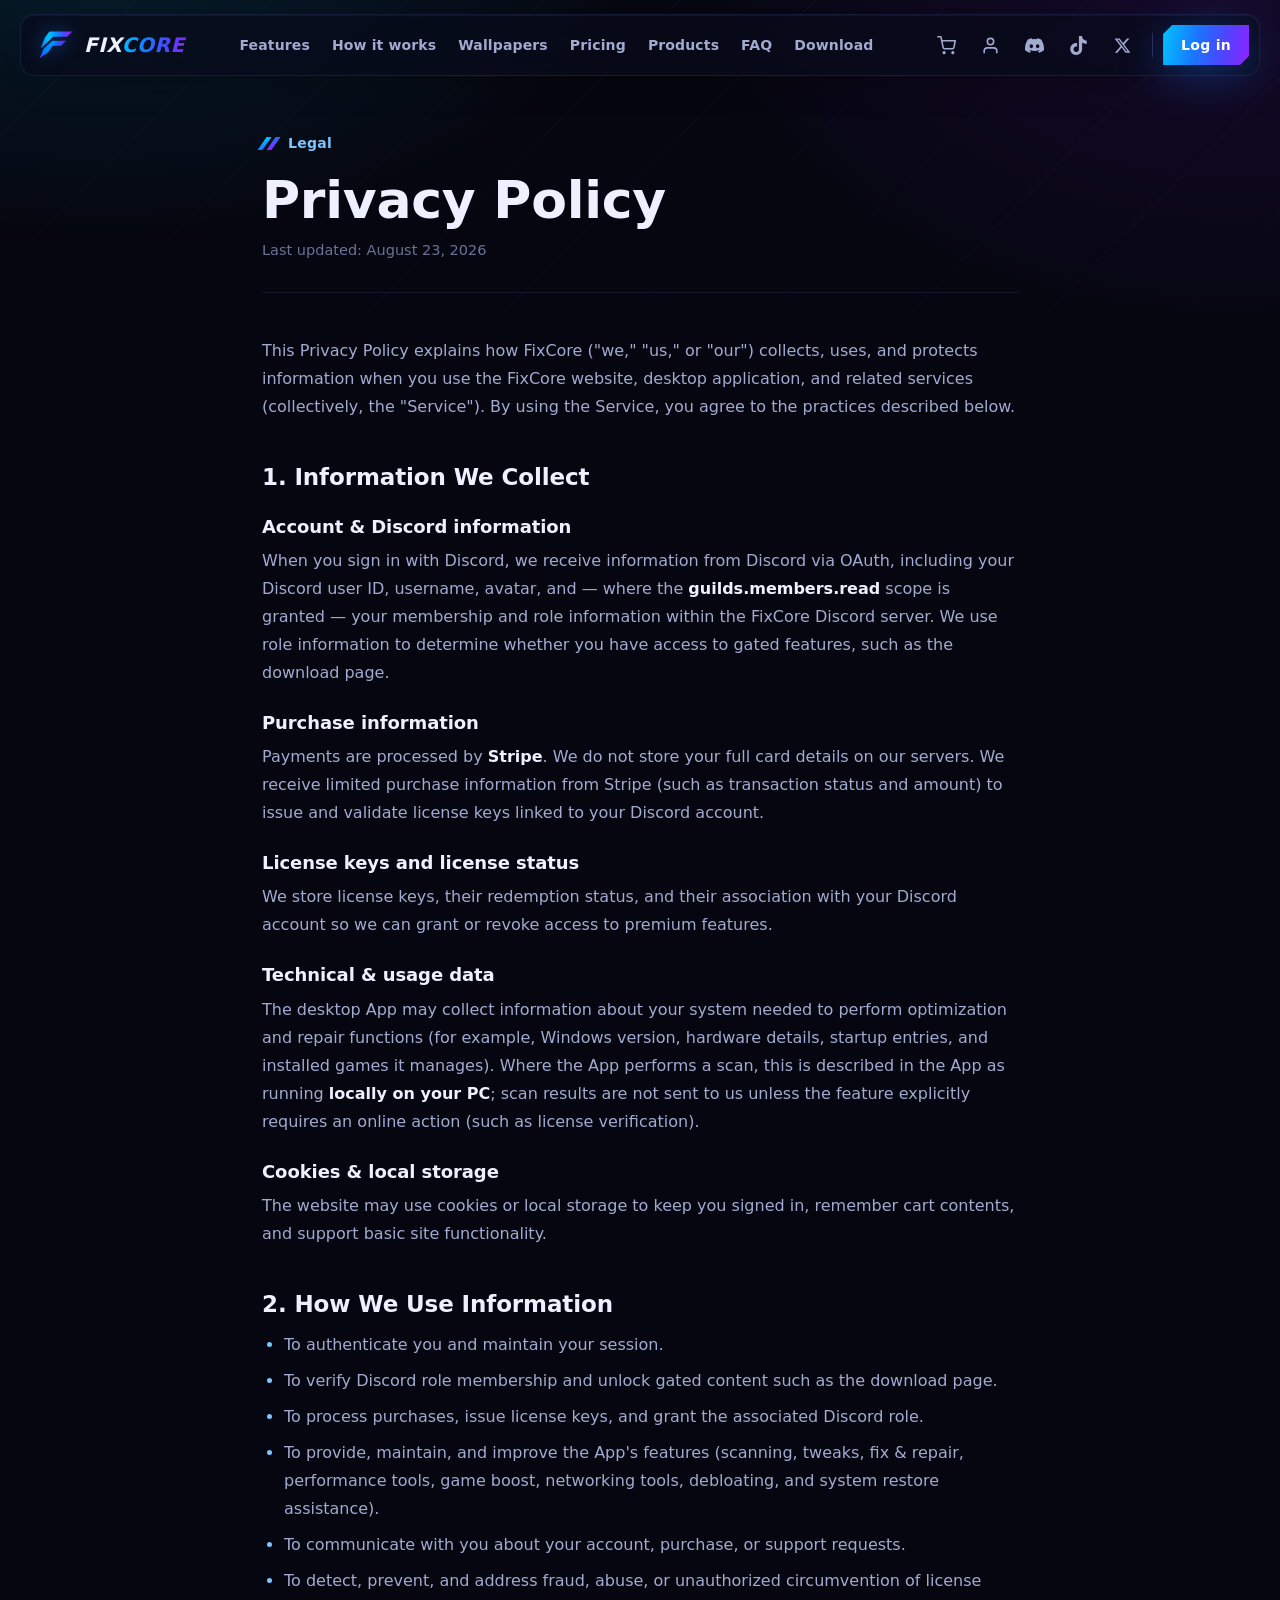
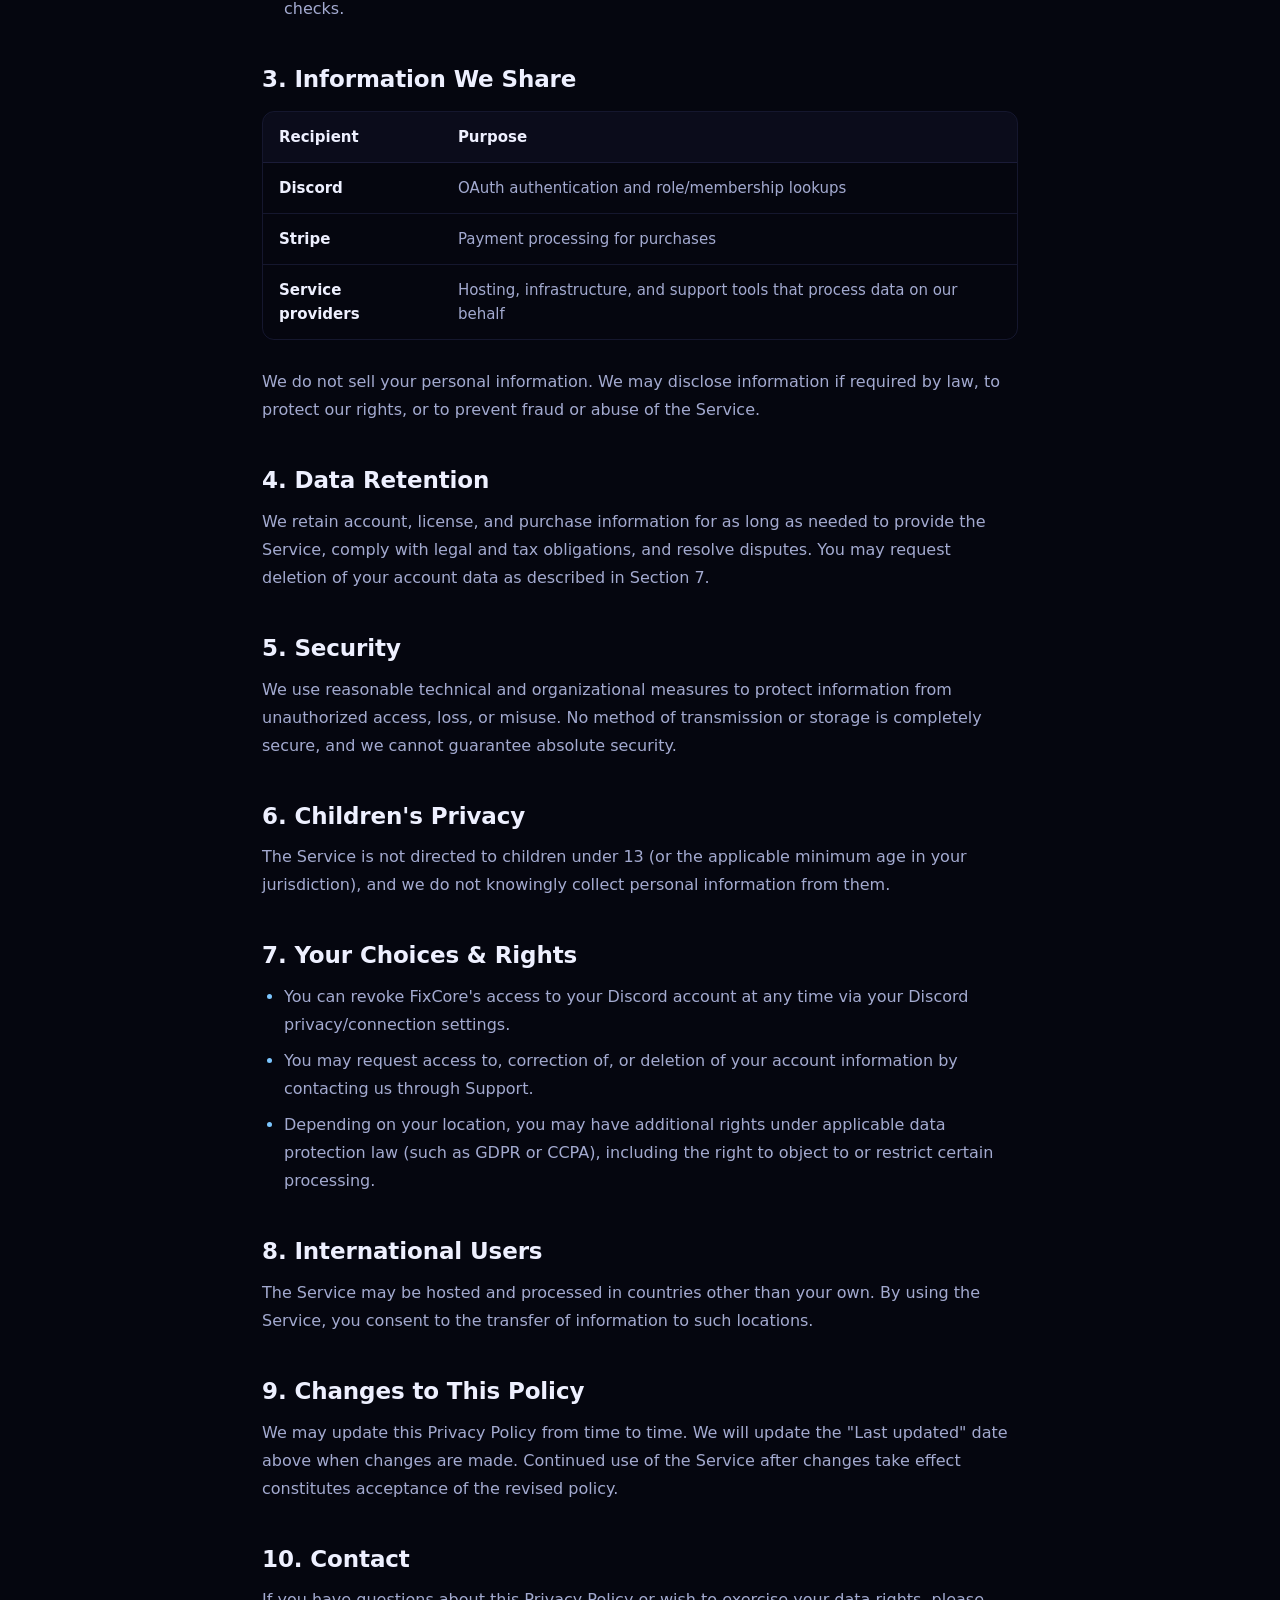
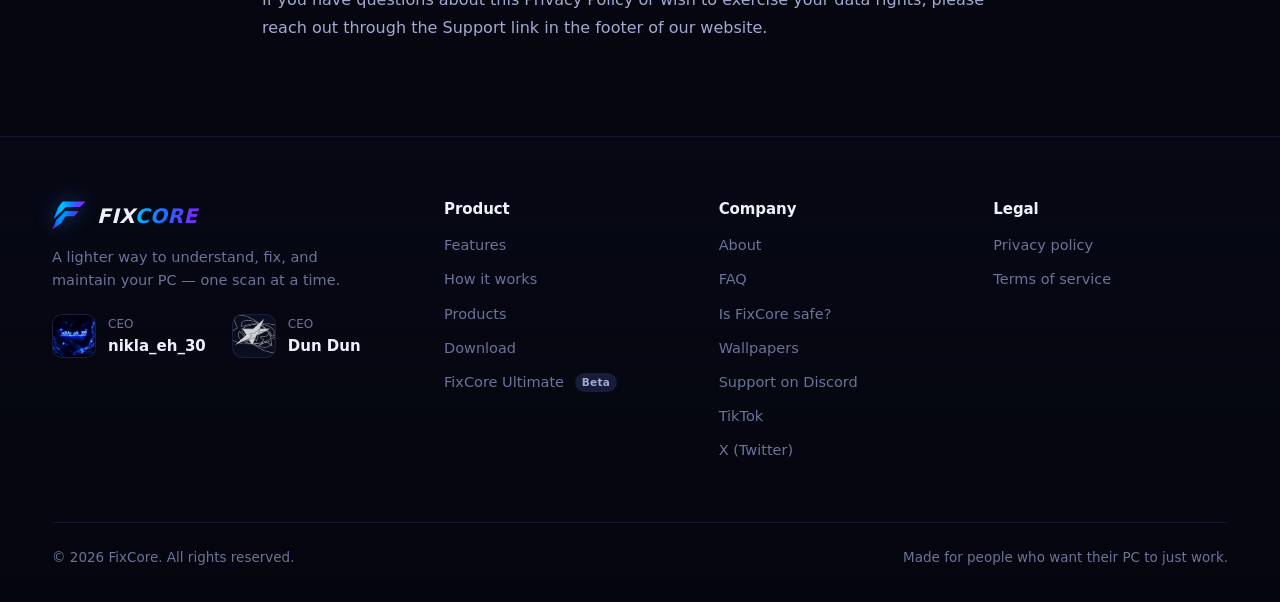
<file: privacy.html>
<!DOCTYPE html>
<html lang="en">
<head>
<meta charset="UTF-8">
<meta http-equiv="Content-Security-Policy" content="default-src 'self'; script-src 'self' 'sha256-+94ZD9GLDngssxlo7Octzxsce6UKiN4XcjlsjBi/CuE='; style-src 'self' 'unsafe-inline' https://fonts.googleapis.com; font-src 'self' data: https://fonts.gstatic.com; img-src 'self' data: https://cdn.discordapp.com https://media.discordapp.net; connect-src 'self' https://web-production-fae792.up.railway.app https://worker-production-8250.up.railway.app https://discord.com https://discordapp.com; object-src 'none'; base-uri 'self'; form-action 'self'">
<meta name="referrer" content="strict-origin-when-cross-origin">
<meta name="viewport" content="width=device-width, initial-scale=1.0">
<title>Privacy Policy — FixCore</title>
<meta name="description" content="How FixCore collects, uses and protects your information.">
<link rel="canonical" href="https://fixcorepc.com/privacy.html">
<meta property="og:url" content="https://fixcorepc.com/privacy.html">
<script type="application/ld+json">{"@context": "https://schema.org", "@graph": [{"@type": "Organization", "@id": "https://fixcorepc.com/#org", "name": "FixCore", "url": "https://fixcorepc.com/", "logo": "https://fixcorepc.com/assets/fixcore-logo-512.png", "sameAs": ["https://discord.gg/xCGN2hXY8J", "https://www.tiktok.com/@fixcore_official"], "description": "FixCore makes Windows optimization and repair software: FixCore 2.1 and NettBoost."}]}</script>
<meta name="theme-color" content="#05060f">
<meta property="og:type" content="website">
<meta property="og:site_name" content="FixCore">
<meta property="og:title" content="Privacy Policy — FixCore">
<meta property="og:description" content="How FixCore collects, uses and protects your information.">
<meta property="og:image" content="https://fixcorepc.com/assets/og-banner.jpg">
<meta property="og:image:width" content="1600">
<meta property="og:image:height" content="640">
<meta property="og:image:alt" content="FixCore — Scan, Fix, Optimize">
<meta name="twitter:image" content="https://fixcorepc.com/assets/og-banner.jpg">
<meta name="twitter:card" content="summary_large_image">
<link rel="icon" type="image/svg+xml" href="assets/fixcore-logo.svg">
<link rel="icon" type="image/png" sizes="32x32" href="assets/favicon-32.png">
<link rel="icon" type="image/png" sizes="192x192" href="assets/favicon-192.png">
<link rel="apple-touch-icon" sizes="180x180" href="assets/apple-touch-icon.png">
<link rel="preconnect" href="https://fonts.googleapis.com">
<link rel="preconnect" href="https://fonts.gstatic.com" crossorigin>
<link href="https://fonts.googleapis.com/css2?family=Archivo:wght@400;500;600;700&family=Chakra+Petch:ital,wght@0,500;0,600;0,700;1,600;1,700&family=JetBrains+Mono:wght@500&display=swap" rel="stylesheet">
<link rel="stylesheet" href="assets/fixcore.css?v=23">
<script src="assets/login-2fa.js?v=1"></script>
<script src="assets/site-status.js?v=1"></script>
</head>
<body class="page-privacy" id="top">
<svg class="svg-defs" aria-hidden="true" focusable="false"><defs><linearGradient id="fxIcon" gradientUnits="userSpaceOnUse" x1="2" y1="2" x2="22" y2="22"><stop offset="0" stop-color="#2ad4ff"/><stop offset=".55" stop-color="#3f7dff"/><stop offset="1" stop-color="#a64dff"/></linearGradient></defs></svg>
<a class="skip-link" href="#main">Skip to content</a>
<div class="page-bg" aria-hidden="true"></div>

<header class="site-header" id="siteHeader">
  <nav class="nav" aria-label="Main">
    <a class="brand" href="index.html" aria-label="FixCore home">
      <img class="brand-mark" src="assets/fixcore-logo.svg" alt="" width="34" height="28">
      <span class="brand-word">FIX<span>CORE</span></span>
    </a>
    <ul class="nav-links" id="navLinks">
      <li><a href="index.html#features">Features</a></li>
      <li><a href="index.html#how-it-works">How it works</a></li>
      <li><a href="index.html#wallpapers">Wallpapers</a></li>
      <li><a href="index.html#pricing">Pricing</a></li>
      <li><a href="products.html">Products</a></li>
      <li><a href="index.html#faq">FAQ</a></li>
      <li><a href="download.html">Download</a></li>
      <li id="dashNavLink" style="display:none;"><a href="index.html#dashboard">Dashboard</a></li>
    </ul>
    <div class="nav-right">
      <button class="icon-btn cart-btn" id="cartBtn" type="button" aria-label="Open cart">
        <svg viewBox="0 0 24 24" fill="none" stroke="currentColor" stroke-width="2" stroke-linecap="round" stroke-linejoin="round" aria-hidden="true"><circle cx="9" cy="21" r="1"/><circle cx="20" cy="21" r="1"/><path d="M1 1h4l2.7 13.4a2 2 0 0 0 2 1.6h9.7a2 2 0 0 0 2-1.6L23 6H6"/></svg>
        <span class="cart-badge" id="cartBadge">0</span>
      </button>
      <button class="icon-btn" id="profileBtn" type="button" aria-label="Account" data-fc-profile><svg viewBox="0 0 24 24" fill="none" stroke="currentColor" stroke-width="2" stroke-linecap="round" stroke-linejoin="round" aria-hidden="true"><path d="M20 21v-2a4 4 0 0 0-4-4H8a4 4 0 0 0-4 4v2"/><circle cx="12" cy="7" r="4"/></svg></button>
      <a class="icon-btn nav-discord" href="https://discord.gg/xCGN2hXY8J" target="_blank" rel="noopener" aria-label="Join the FixCore Discord" title="Discord"><svg viewBox="0 0 24 24" fill="currentColor" aria-hidden="true"><path d="M20.317 4.369a19.79 19.79 0 0 0-4.885-1.515.074.074 0 0 0-.079.037c-.211.375-.444.865-.608 1.25a18.27 18.27 0 0 0-5.487 0 12.6 12.6 0 0 0-.617-1.25.077.077 0 0 0-.079-.037A19.74 19.74 0 0 0 3.677 4.37a.07.07 0 0 0-.032.027C.533 9.046-.32 13.58.099 18.058a.082.082 0 0 0 .031.056 19.9 19.9 0 0 0 5.993 3.03.078.078 0 0 0 .084-.028 14.09 14.09 0 0 0 1.226-1.994.076.076 0 0 0-.041-.106 13.1 13.1 0 0 1-1.872-.892.077.077 0 0 1-.008-.128c.126-.094.252-.192.372-.291a.074.074 0 0 1 .077-.01c3.928 1.793 8.18 1.793 12.062 0a.074.074 0 0 1 .078.009c.12.099.246.198.373.292a.077.077 0 0 1-.006.127 12.3 12.3 0 0 1-1.873.892.076.076 0 0 0-.04.107c.36.698.772 1.362 1.225 1.993a.076.076 0 0 0 .084.029 19.84 19.84 0 0 0 6.002-3.03.077.077 0 0 0 .032-.055c.5-5.177-.838-9.674-3.549-13.662a.06.06 0 0 0-.031-.028zM8.02 15.331c-1.183 0-2.157-1.085-2.157-2.419 0-1.333.955-2.419 2.157-2.419 1.211 0 2.176 1.096 2.157 2.42 0 1.333-.955 2.418-2.157 2.418zm7.975 0c-1.183 0-2.157-1.085-2.157-2.419 0-1.333.955-2.419 2.157-2.419 1.211 0 2.176 1.096 2.157 2.42 0 1.333-.946 2.418-2.157 2.418z"/></svg></a>
      <a class="icon-btn nav-discord nav-tiktok" href="https://www.tiktok.com/@fixcore_official" target="_blank" rel="noopener" aria-label="FixCore on TikTok" title="TikTok"><svg viewBox="0 0 24 24" fill="currentColor" aria-hidden="true"><path d="M12.525.02c1.31-.02 2.61-.01 3.91-.02.08 1.53.63 3.09 1.75 4.17 1.12 1.11 2.7 1.62 4.24 1.79v4.03c-1.44-.05-2.89-.35-4.2-.97-.57-.26-1.1-.59-1.62-.93-.01 2.92.01 5.84-.02 8.75-.08 1.4-.54 2.79-1.35 3.94-1.31 1.92-3.58 3.17-5.91 3.21-1.43.08-2.86-.31-4.08-1.03-2.02-1.19-3.44-3.37-3.65-5.71-.02-.5-.03-1-.01-1.49.18-1.9 1.12-3.72 2.58-4.96 1.66-1.44 3.98-2.13 6.15-1.72.02 1.48-.04 2.96-.04 4.44-.99-.32-2.15-.23-3.02.37-.63.41-1.11 1.04-1.36 1.75-.21.51-.15 1.07-.14 1.61.24 1.64 1.82 3.02 3.5 2.87 1.12-.01 2.19-.66 2.77-1.61.19-.33.4-.67.41-1.06.1-1.79.06-3.57.07-5.36.01-4.03-.01-8.05.02-12.07z"/></svg></a>
      <a class="icon-btn nav-discord nav-x" href="https://x.com/FixCore_tweaks" target="_blank" rel="noopener" aria-label="FixCore on X" title="X"><svg viewBox="0 0 24 24" fill="currentColor" aria-hidden="true"><path d="M17.75 3h3.07l-6.71 7.67L22 21h-6.18l-4.84-6.33L5.44 21H2.37l7.18-8.2L2 3h6.34l4.37 5.78L17.75 3zm-1.08 16.18h1.7L7.4 4.73H5.58l11.09 14.45z"/></svg></a>
      <span class="nav-sep" aria-hidden="true"></span>
      <div class="nav-actions" id="navActions"><button class="btn btn-primary" id="openLogin" type="button">Log in</button></div>
      <button class="hamburger" id="hamburger" type="button" aria-label="Toggle menu" aria-expanded="false" aria-controls="navLinks"><span></span><span></span><span></span></button>
    </div>
  </nav>
</header>

<main id="main" class="page-main">
  <div class="wrap legal-wrap">
    <header class="legal-head"><span class="kicker">Legal</span><h1>Privacy Policy</h1><p class="updated">Last updated: August 23, 2026</p></header>

    <div class="legal">
      <p>This Privacy Policy explains how FixCore ("we," "us," or "our") collects, uses, and protects information when you use the FixCore website, desktop application, and related services (collectively, the "Service"). By using the Service, you agree to the practices described below.</p>

      <h2>1. Information We Collect</h2>

      <h3>Account &amp; Discord information</h3>
      <p>When you sign in with Discord, we receive information from Discord via OAuth, including your Discord user ID, username, avatar, and — where the <strong>guilds.members.read</strong> scope is granted — your membership and role information within the FixCore Discord server. We use role information to determine whether you have access to gated features, such as the download page.</p>

      <h3>Purchase information</h3>
      <p>Payments are processed by <strong>Stripe</strong>. We do not store your full card details on our servers. We receive limited purchase information from Stripe (such as transaction status and amount) to issue and validate license keys linked to your Discord account.</p>

      <h3>License keys and license status</h3>
      <p>We store license keys, their redemption status, and their association with your Discord account so we can grant or revoke access to premium features.</p>

      <h3>Technical &amp; usage data</h3>
      <p>The desktop App may collect information about your system needed to perform optimization and repair functions (for example, Windows version, hardware details, startup entries, and installed games it manages). Where the App performs a scan, this is described in the App as running <strong>locally on your PC</strong>; scan results are not sent to us unless the feature explicitly requires an online action (such as license verification).</p>

      <h3>Cookies &amp; local storage</h3>
      <p>The website may use cookies or local storage to keep you signed in, remember cart contents, and support basic site functionality.</p>

      <h2>2. How We Use Information</h2>
      <ul>
        <li>To authenticate you and maintain your session.</li>
        <li>To verify Discord role membership and unlock gated content such as the download page.</li>
        <li>To process purchases, issue license keys, and grant the associated Discord role.</li>
        <li>To provide, maintain, and improve the App's features (scanning, tweaks, fix &amp; repair, performance tools, game boost, networking tools, debloating, and system restore assistance).</li>
        <li>To communicate with you about your account, purchase, or support requests.</li>
        <li>To detect, prevent, and address fraud, abuse, or unauthorized circumvention of license checks.</li>
      </ul>

      <h2>3. Information We Share</h2>
      <div class="table-wrap">
        <table>
          <tr><th>Recipient</th><th>Purpose</th></tr>
          <tr><td><strong>Discord</strong></td><td>OAuth authentication and role/membership lookups</td></tr>
          <tr><td><strong>Stripe</strong></td><td>Payment processing for purchases</td></tr>
          <tr><td><strong>Service providers</strong></td><td>Hosting, infrastructure, and support tools that process data on our behalf</td></tr>
        </table>
      </div>
      <p>We do not sell your personal information. We may disclose information if required by law, to protect our rights, or to prevent fraud or abuse of the Service.</p>

      <h2>4. Data Retention</h2>
      <p>We retain account, license, and purchase information for as long as needed to provide the Service, comply with legal and tax obligations, and resolve disputes. You may request deletion of your account data as described in Section 7.</p>

      <h2>5. Security</h2>
      <p>We use reasonable technical and organizational measures to protect information from unauthorized access, loss, or misuse. No method of transmission or storage is completely secure, and we cannot guarantee absolute security.</p>

      <h2>6. Children's Privacy</h2>
      <p>The Service is not directed to children under 13 (or the applicable minimum age in your jurisdiction), and we do not knowingly collect personal information from them.</p>

      <h2>7. Your Choices &amp; Rights</h2>
      <ul>
        <li>You can revoke FixCore's access to your Discord account at any time via your Discord privacy/connection settings.</li>
        <li>You may request access to, correction of, or deletion of your account information by contacting us through Support.</li>
        <li>Depending on your location, you may have additional rights under applicable data protection law (such as GDPR or CCPA), including the right to object to or restrict certain processing.</li>
      </ul>

      <h2>8. International Users</h2>
      <p>The Service may be hosted and processed in countries other than your own. By using the Service, you consent to the transfer of information to such locations.</p>

      <h2>9. Changes to This Policy</h2>
      <p>We may update this Privacy Policy from time to time. We will update the "Last updated" date above when changes are made. Continued use of the Service after changes take effect constitutes acceptance of the revised policy.</p>

      <h2>10. Contact</h2>
      <p>If you have questions about this Privacy Policy or wish to exercise your data rights, please reach out through the Support link in the footer of our website.</p>
    </div>
  </div>
</main>

<footer class="site-footer">
  <div class="wrap">
    <div class="footer-grid">
      <div class="footer-brand">
        <a class="brand" href="index.html" aria-label="FixCore home">
          <img class="brand-mark" src="assets/fixcore-logo.svg" alt="" width="34" height="28">
          <span class="brand-word">FIX<span>CORE</span></span>
        </a>
        <p>A lighter way to understand, fix, and maintain your PC — one scan at a time.</p>
        <div class="ceo-credits">
          <div class="ceo-credit"><img src="assets/ceo-nikla.png" alt="" width="44" height="44" loading="lazy"><div><span class="ceo-role">CEO</span><span class="ceo-name">nikla_eh_30</span></div></div>
          <div class="ceo-credit"><img src="assets/ceo-dundun.png" alt="" width="44" height="44" loading="lazy"><div><span class="ceo-role">CEO</span><span class="ceo-name">Dun Dun</span></div></div>
        </div>
      </div>
      <div class="footer-col">
        <h4>Product</h4>
        <a href="index.html#features">Features</a>
        <a href="index.html#how-it-works">How it works</a>
        <a href="products.html">Products</a>
        <a href="download.html">Download</a>
        <a href="fixcore-ultimate.html">FixCore Ultimate <span class="footer-soon">Beta</span></a>
      </div>
      <div class="footer-col">
        <h4>Company</h4>
        <a href="index.html#about">About</a>
        <a href="index.html#faq">FAQ</a>
        <a href="safety.html">Is FixCore safe?</a>
        <a href="index.html#wallpapers">Wallpapers</a>
        <a href="https://discord.gg/xCGN2hXY8J" target="_blank" rel="noopener">Support on Discord</a>
        <a href="https://www.tiktok.com/@fixcore_official" target="_blank" rel="noopener">TikTok</a>
        <a href="https://x.com/FixCore_tweaks" target="_blank" rel="noopener">X (Twitter)</a>
      </div>
      <div class="footer-col">
        <h4>Legal</h4>
        <a href="privacy.html">Privacy policy</a>
        <a href="terms.html">Terms of service</a>
      </div>
    </div>
    <div class="footer-bottom">
      <span>© <span data-year>2026</span> FixCore. All rights reserved.</span>
      <span>Made for people who want their PC to just work.</span>
    </div>
  </div>
</footer>

<!-- AUTH MODAL -->
<div class="modal-overlay" id="modalOverlay">
  <div class="modal">
    <button class="modal-close" id="modalClose" type="button" aria-label="Close"><svg viewBox="0 0 24 24" fill="none" stroke="currentColor" stroke-width="2" stroke-linecap="round" stroke-linejoin="round" aria-hidden="true"><path d="M18 6L6 18M6 6l12 12"/></svg></button>
    <div id="authForms">
      <div class="modal-tabs" id="authTabs">
        <button type="button" class="modal-tab active" id="authTabLogin" data-mode="login">Log in</button>
        <button type="button" class="modal-tab" id="authTabSignup" data-mode="signup">Sign up</button>
      </div>
      <div class="discord-panel">
        <p class="auth-notice" id="authNotice">Create an account to continue — you'll link Discord right after.</p>
        <div class="field">
          <label for="authEmail">Email address</label>
          <input type="email" id="authEmail" placeholder="you@example.com" autocomplete="email">
        </div>
        <div class="field">
          <label for="authPassword" id="authPasswordLabel">Password</label>
          <input type="password" id="authPassword" placeholder="Your password" autocomplete="current-password">
          <p class="err-msg" id="authPasswordHint" style="display:none;color:var(--sub);font-size:12px;margin-top:6px;">Min. 8 characters</p>
        </div>
        <button type="button" class="btn btn-primary form-submit" id="authSubmitBtn">Log in</button>
        <p id="authError" style="margin-top:12px;color:var(--danger);font-size:12.5px;text-align:center;"></p>
        <p class="forgot-row"><a href="#" class="link-btn" id="forgotLink">Forgot password?</a></p>
      </div>
    </div>

    <div id="forgotPanel" class="forgot-panel" data-api="https://web-production-fae792.up.railway.app" hidden>
      <h2>Reset your password</h2>
      <p class="sub">Enter the email of your FixCore account and we'll send you a link to choose a new password.</p>
      <div class="field" style="text-align:left;">
        <label for="forgotEmail">Email address</label>
        <input type="email" id="forgotEmail" placeholder="you@example.com" autocomplete="email">
      </div>
      <button type="button" class="btn btn-primary form-submit" id="forgotSubmit">Send reset link</button>
      <p class="forgot-msg" id="forgotMsg"></p>
      <p class="forgot-row"><a href="#" class="link-btn" id="forgotBack">Back to log in</a></p>
    </div>
    <!-- STEP 2: DISCORD LINK (shown right after account creation) -->
    <div id="discordStepPanel" class="discord-panel" style="display:none;">
      <div class="modal-tabs" style="pointer-events:none;">
        <span class="modal-tab" style="opacity:.45;">1. Create account ✓</span>
        <span class="modal-tab active">2. Authorize Discord</span>
      </div>
      <div class="discord-mark">
        <svg width="32" height="32" viewBox="0 0 24 24" fill="#5865F2"><path d="M20.317 4.369a19.79 19.79 0 0 0-4.885-1.515.074.074 0 0 0-.079.037c-.21.375-.444.864-.608 1.25a18.27 18.27 0 0 0-5.487 0 12.64 12.64 0 0 0-.617-1.25.077.077 0 0 0-.079-.037 19.736 19.736 0 0 0-4.885 1.515.07.07 0 0 0-.032.027C.533 9.045-.32 13.579.099 18.057a.082.082 0 0 0 .031.056 19.9 19.9 0 0 0 5.993 3.03.078.078 0 0 0 .084-.028c.462-.63.874-1.295 1.226-1.994a.076.076 0 0 0-.041-.106 13.1 13.1 0 0 1-1.872-.892.077.077 0 0 1-.008-.128c.126-.094.252-.192.372-.291a.074.074 0 0 1 .077-.01c3.928 1.793 8.18 1.793 12.061 0a.073.073 0 0 1 .078.01c.12.099.246.198.373.292a.077.077 0 0 1-.006.128 12.3 12.3 0 0 1-1.873.891.076.076 0 0 0-.04.107c.36.698.772 1.362 1.225 1.993a.076.076 0 0 0 .084.029 19.84 19.84 0 0 0 6.002-3.03.077.077 0 0 0 .032-.055c.5-5.177-.838-9.674-3.548-13.66a.06.06 0 0 0-.031-.028zM8.02 15.331c-1.182 0-2.157-1.085-2.157-2.419 0-1.333.956-2.418 2.157-2.418 1.21 0 2.176 1.094 2.157 2.418 0 1.334-.956 2.419-2.157 2.419zm7.974 0c-1.183 0-2.157-1.085-2.157-2.419 0-1.333.955-2.418 2.157-2.418 1.21 0 2.176 1.094 2.157 2.418 0 1.334-.946 2.419-2.157 2.419z"/></svg>
      </div>
      <h2 id="discordStepTitle">Almost done</h2>
      <p class="sub" id="discordStepText">Authorize with Discord to link your license and purchases. You'll only need to do this once — never again after this.</p>
      <button type="button" class="btn btn-discord" id="discordStepBtn">
        <span>Authorize with Discord</span>
      </button>
      <p id="discordStepError" style="margin-top:12px;color:var(--danger);font-size:12.5px;text-align:center;"></p>
    </div>
  </div>
</div>

<div class="toast" id="toast"><span class="dot"></span><span id="toastText">Welcome to FixCore</span></div>

<!-- CART DRAWER -->
<div class="cart-overlay" id="cartOverlay">
  <div class="cart-drawer">
    <div class="cart-head">
      <h2>Your cart</h2>
      <button class="modal-close" id="cartClose" type="button" aria-label="Close"><svg viewBox="0 0 24 24" fill="none" stroke="currentColor" stroke-width="2" stroke-linecap="round" stroke-linejoin="round" aria-hidden="true"><path d="M18 6L6 18M6 6l12 12"/></svg></button>
    </div>
    <div class="cart-body" id="cartBody">
      <div class="cart-empty"><p>Your cart is empty. Pick a product to get started:</p><a class="cart-pick" href="fixcore-2-1.html"><img src="assets/fixcore-logo.svg" alt=""><span><b>FixCore 2.1</b><small>Full toolkit, one-time purchase</small></span><em>$15</em></a><a class="cart-pick" href="nettboost.html"><img src="assets/fixcore-logo.svg" alt=""><span><b>NettBoost</b><small>Lower in-game ping</small></span><em>$5</em></a></div>
    </div>
  </div>
</div>

<script>
(function(){
  "use strict";
  function escHtml(s){ return String(s == null ? '' : s).replace(/[&<>"']/g, function(c){ return { '&': '&amp;', '<': '&lt;', '>': '&gt;', '"': '&quot;', "'": '&#39;' }[c]; }); }

  // ---------- state (persisted to localStorage so login carries across pages) ----------
  var currentUser = null;   // {username, tag, avatarUrl}
  try {
    var storedUser = localStorage.getItem('fixcore_discord_user');
    if (storedUser) currentUser = JSON.parse(storedUser);
    if (!currentUser){
      var storedEmailUser = localStorage.getItem('fixcore_email_user');
      if (storedEmailUser) currentUser = JSON.parse(storedEmailUser);
    }
  } catch(e){}

  // A half-finished sign-up (Discord never linked) is not a signed-in session,
  // unless this page load is the Discord redirect that finishes it.
  if (currentUser && currentUser.discordLinked === false && location.hash.indexOf('access_token') === -1){
    currentUser = null;
    try { localStorage.removeItem('fixcore_email_user'); } catch (e) { /* ignore */ }
  }

  var DISCORD_CLIENT_ID = '1539670021532422154';
  var DISCORD_REDIRECT_URI = 'https://fixcorepc.com/callback.html';
  function discordAuthorizeUrl(){
    var params = new URLSearchParams({
      client_id: DISCORD_CLIENT_ID,
      redirect_uri: DISCORD_REDIRECT_URI,
      response_type: 'token',
      scope: 'identify'
    });
    return 'https://discord.com/api/oauth2/authorize?' + params.toString();
  }

  // ---------- auth modal open/close ----------
  var overlay = document.getElementById('modalOverlay');
  var authNotice = document.getElementById('authNotice');
  var authForms = document.getElementById('authForms');
  function openModal(reason){
    authForms.style.display = 'block';
    document.getElementById('discordStepPanel').style.display = 'none';
    if (reason){
      authNotice.textContent = reason;
      authNotice.classList.add('show');
    } else {
      authNotice.classList.remove('show');
    }
    overlay.classList.add('open');
    document.body.style.overflow = 'hidden';
  }
  function closeModal(){
    if (isDiscordStepOpen()) dropUnfinishedSignup();
    overlay.classList.remove('open');
    document.body.style.overflow = '';
  }
  document.getElementById('modalClose').addEventListener('click', closeModal);

  // ---------- cart ----------
  var cartOverlay = document.getElementById('cartOverlay');
  function openCart(){ cartOverlay.classList.add('open'); document.body.style.overflow = 'hidden'; }
  function closeCart(){ cartOverlay.classList.remove('open'); document.body.style.overflow = ''; }
  document.getElementById('cartBtn').addEventListener('click', openCart);
  document.getElementById('cartClose').addEventListener('click', closeCart);
  cartOverlay.addEventListener('click', function(e){ if (e.target === cartOverlay) closeCart(); });
  overlay.addEventListener('click', function(e){ if (e.target === overlay) closeModal(); });
  document.addEventListener('keydown', function(e){ if (e.key === 'Escape'){ closeModal(); closeCart(); } });

  // ---------- toast ----------
  var toast = document.getElementById('toast');
  var toastText = document.getElementById('toastText');
  var toastTimer;
  function showToast(msg){
    toastText.textContent = msg;
    toast.classList.add('show');
    clearTimeout(toastTimer);
    toastTimer = setTimeout(function(){ toast.classList.remove('show'); }, 3200);
  }

  // ---------- email + password auth ----------
  // No standalone "Authorize with Discord" entry point here — email is
  // the only way to sign in/up. Discord linking is required right
  // after, and enforced again by buyBtn below if it was skipped.
  var API_BASE = 'https://web-production-fae792.up.railway.app';
  var EMAIL_SESSION_KEY = 'fixcore_email_user';

  var authMode = 'login';
  var authTabLogin = document.getElementById('authTabLogin');
  var authTabSignup = document.getElementById('authTabSignup');
  var authEmail = document.getElementById('authEmail');
  var authPassword = document.getElementById('authPassword');
  var authPasswordHint = document.getElementById('authPasswordHint');
  var authSubmitBtn = document.getElementById('authSubmitBtn');
  var authError = document.getElementById('authError');

  function setAuthMode(mode){
    authMode = mode;
    authTabLogin.classList.toggle('active', mode === 'login');
    authTabSignup.classList.toggle('active', mode === 'signup');
    authSubmitBtn.textContent = mode === 'login' ? 'Log in' : 'Create account';
    authPassword.setAttribute('autocomplete', mode === 'login' ? 'current-password' : 'new-password');
    authPasswordHint.style.display = mode === 'signup' ? '' : 'none';
  }
  authTabLogin.addEventListener('click', function(){ authError.textContent = ''; setAuthMode('login'); });
  authTabSignup.addEventListener('click', function(){ authError.textContent = ''; setAuthMode('signup'); });

  function saveEmailSession(token, user){
    var stored = {
      authToken: token,
      username: user.username,
      tag: user.email,
      avatarUrl: user.avatarUrl || null,
      email: user.email,
      discordLinked: !!user.discordLinked
    };
    try { localStorage.setItem(EMAIL_SESSION_KEY, JSON.stringify(stored)); } catch(e){}
    currentUser = stored;
    renderAuthNav();
  }

  // ---------- sign-up must finish with Discord ----------
  // An email account only counts as signed in once Discord is linked.
  // Closing the modal while it still asks for Discord signs the person out again.
  function isDiscordStepOpen(){
    var ov = document.getElementById('modalOverlay');
    var panel = document.getElementById('discordStepPanel');
    return !!(ov && panel && ov.classList.contains('open') && panel.style.display !== 'none');
  }
  function dropUnfinishedSignup(){
    if (!currentUser || currentUser.discordLinked !== false) return;
    currentUser = null;
    try { localStorage.removeItem(EMAIL_SESSION_KEY); } catch (e) { /* ignore */ }
    try { sessionStorage.removeItem('fixcoreLinkDiscord'); } catch (e) { /* ignore */ }
    renderAuthNav();
    if (typeof renderDashboard === 'function') renderDashboard();
    if (typeof renderCtas === 'function') renderCtas();
    showToast('Not signed in. Link Discord to finish setting up your account.');
  }

  var discordLinkPopup = null;

  function finishDiscordLink(discordAccessToken){
    var savedEmailUser = null;
    try { savedEmailUser = JSON.parse(localStorage.getItem(EMAIL_SESSION_KEY) || 'null'); } catch (e) { /* ignore */ }
    if (!savedEmailUser || !savedEmailUser.authToken){
      showToast('Please sign in again before linking Discord.');
      return;
    }
    fetch(API_BASE + '/api/link-discord', {
      method: 'POST',
      headers: { 'Content-Type': 'application/json', 'Authorization': 'Bearer ' + savedEmailUser.authToken },
      body: JSON.stringify({ discordAccessToken: discordAccessToken })
    })
      .then(function(res){ return res.json().then(function(data){ return { ok: res.ok, data: data }; }); })
      .then(function(result){
        if (!result.ok){
          showToast((result.data && result.data.error) || 'Could not link Discord. Please try again.');
          return;
        }
        var updated = result.data.user;
        var merged = {
          authToken: savedEmailUser.authToken,
          username: updated.username,
          tag: savedEmailUser.tag || updated.email,
          avatarUrl: updated.avatarUrl || null,
          email: updated.email,
          discordLinked: true
        };
        try { localStorage.setItem(EMAIL_SESSION_KEY, JSON.stringify(merged)); } catch (e) { /* ignore */ }
        currentUser = merged;
        renderAuthNav();
        closeModal();
        showToast('Discord linked! Signed in as ' + merged.username + '.');
      })
      .catch(function(){
        showToast('Could not reach the server to link Discord.');
      });
  }

  // The popup (callback.html, opened below) posts the Discord result back
  // here once it has it, then closes itself.
  window.addEventListener('message', function(event){
    if (event.origin !== window.location.origin) return;
    if (!event.data || !event.data.type) return;
    if (event.data.type === 'fixcore-discord-auth' && event.data.accessToken){
      finishDiscordLink(event.data.accessToken);
    } else if (event.data.type === 'fixcore-discord-auth-error'){
      showToast('Discord authorization was cancelled.');
    }
  });

  function startDiscordLink(){
    if (discordLinkPopup && !discordLinkPopup.closed){
      discordLinkPopup.location.href = discordAuthorizeUrl();
      discordLinkPopup.focus();
      return;
    }
    try { sessionStorage.setItem('fixcoreLinkDiscord', '1'); } catch (e) { /* ignore */ }
    window.location.href = discordAuthorizeUrl();
  }

  // Step 2 of the signup flow — the popup was already opened at the
  // moment "Create Account" was clicked, so this just points it at
  // Discord (no new window.open here, so nothing gets blocked).
  document.getElementById('discordStepBtn').addEventListener('click', function(){
    startDiscordLink();
  });

  function showDiscordStep(title, text){
    authForms.style.display = 'none';
    document.getElementById('discordStepTitle').textContent = title;
    document.getElementById('discordStepText').textContent = text;
    document.getElementById('discordStepPanel').style.display = '';
  }

  authSubmitBtn.addEventListener('click', function(){
    var email = authEmail.value.trim();
    var password = authPassword.value;
    authError.textContent = '';

    if (!email || !password){
      authError.textContent = 'Please fill in both fields.';
      return;
    }
    if (authMode === 'signup' && password.length < 8){
      authError.textContent = 'Password must be at least 8 characters.';
      return;
    }

    authSubmitBtn.disabled = true;
    authSubmitBtn.textContent = authMode === 'login' ? 'Logging in…' : 'Creating account…';

    if (authMode === 'signup'){
      discordLinkPopup = window.open('about:blank', 'fixcoreDiscordAuth');
    }

    var endpoint = authMode === 'login' ? '/api/login' : '/api/register';
    fetch(API_BASE + endpoint, {
      method: 'POST',
      headers: { 'Content-Type': 'application/json' },
      body: JSON.stringify({ email: email, password: password })
    })
      .then(function(res){ return res.json().then(function(data){ return { ok: res.ok, data: data }; }); })
      .then(function(result){
        if (!result.ok){
          authError.textContent = (result.data && result.data.error) || 'Something went wrong. Please try again.';
          if (discordLinkPopup && !discordLinkPopup.closed) discordLinkPopup.close();
          return;
        }
        saveEmailSession(result.data.token, result.data.user);
        if (authMode === 'signup'){
          showDiscordStep('Almost done', "Authorize with Discord to link your license and purchases. You'll only need to do this once — never again after this.");
        } else if (!result.data.user.discordLinked){
          showDiscordStep('One more step', "You're signed in, but this account isn't linked to Discord yet — that's what syncs your purchases and license. Authorize it now; you'll only need to do this once.");
        } else {
          closeModal();
          showToast('Welcome back!');
        }
      })
      .catch(function(){
        authError.textContent = 'Could not reach the server. Please try again in a moment.';
        if (discordLinkPopup && !discordLinkPopup.closed) discordLinkPopup.close();
      })
      .finally(function(){
        authSubmitBtn.disabled = false;
        setAuthMode(authMode);
      });
  });

  function initials(name){
    return String(name || '?').slice(0,2).toUpperCase();
  }

  // ---------- nav auth UI ----------
  var navActions = document.getElementById('navActions');
  function renderAuthNav(){
    if (currentUser){
      var avatarHtml = currentUser.avatarUrl
        ? '<img class="avatar" src="' + escHtml(currentUser.avatarUrl) + '" alt="">'
        : '<span class="avatar">' + escHtml(initials(currentUser.username)) + '</span>';
      navActions.innerHTML =
        '<a class="user-chip" href="index.html#account">' + avatarHtml + '<span>' + escHtml(currentUser.username) + '</span></a>' +
        '<button class="btn btn-text" id="logoutBtn">Log out</button>';
      document.getElementById('logoutBtn').addEventListener('click', function(){
        currentUser = null;
        try { localStorage.removeItem('fixcore_discord_user'); } catch(e){}
        try { localStorage.removeItem('fixcore_email_user'); } catch(e){}
        renderAuthNav();
        showToast('You have been signed out.');
      });
    } else {
      navActions.innerHTML = '<button class="btn btn-primary" id="openLogin" type="button">Log in</button>';
      document.getElementById('openLogin').addEventListener('click', function(){ openModal(); });
    }
  }

  renderAuthNav();
})();
</script>
<script src="assets/fixcore-shell.js?v=22"></script>
</body>
</html>
</file>
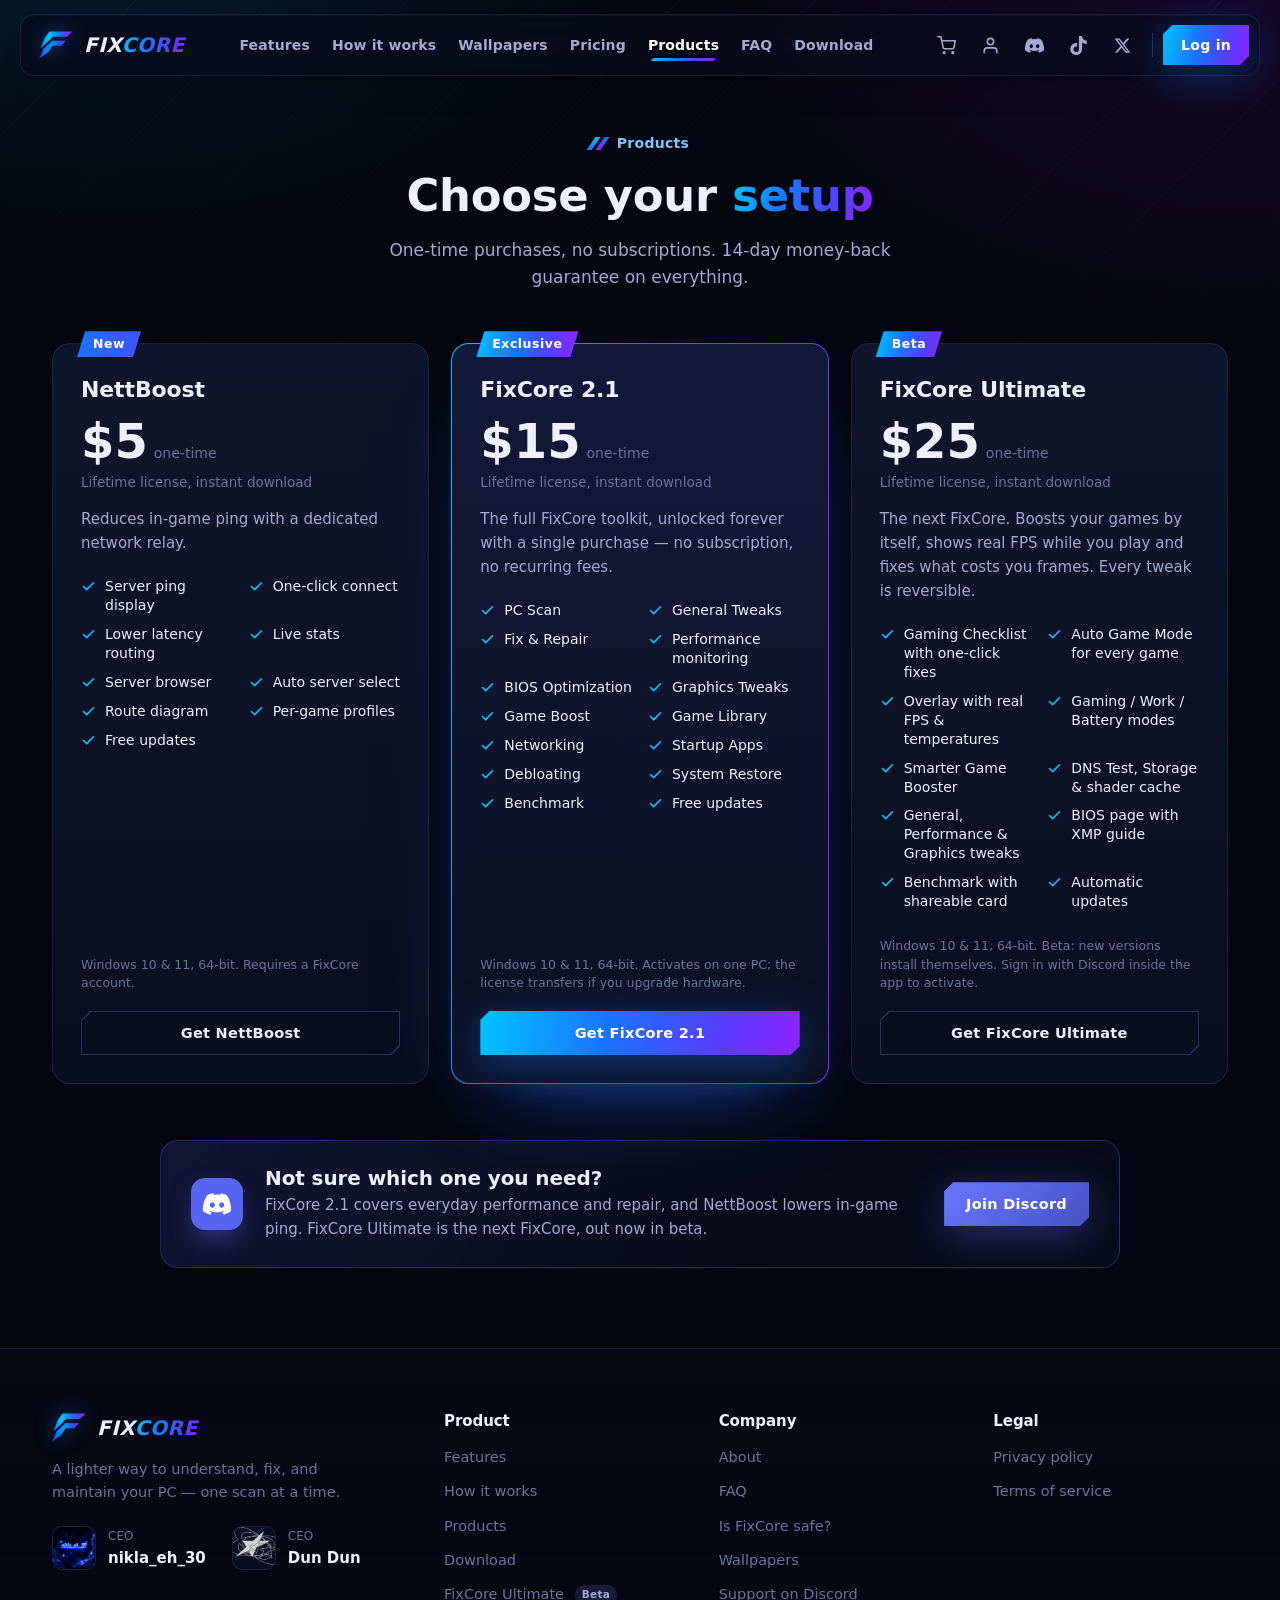
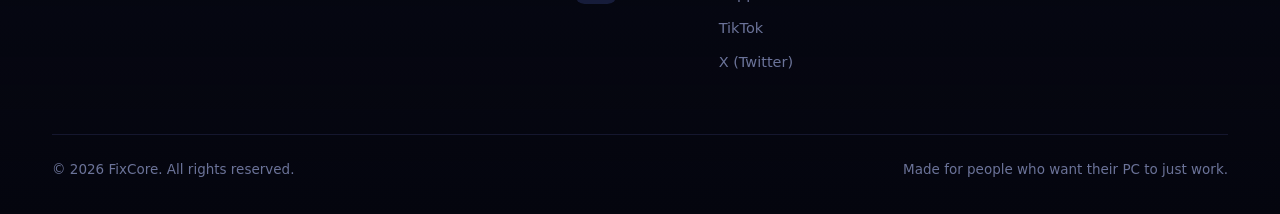
<file: products.html>
<!DOCTYPE html>
<html lang="en">
<head>
<meta charset="UTF-8">
<meta http-equiv="Content-Security-Policy" content="default-src 'self'; script-src 'self' 'sha256-+94ZD9GLDngssxlo7Octzxsce6UKiN4XcjlsjBi/CuE='; style-src 'self' 'unsafe-inline' https://fonts.googleapis.com; font-src 'self' data: https://fonts.gstatic.com; img-src 'self' data: https://cdn.discordapp.com https://media.discordapp.net; connect-src 'self' https://web-production-fae792.up.railway.app https://worker-production-8250.up.railway.app https://discord.com https://discordapp.com; object-src 'none'; base-uri 'self'; form-action 'self'">
<meta name="referrer" content="strict-origin-when-cross-origin">
<meta name="viewport" content="width=device-width, initial-scale=1.0">
<title>Products — FixCore</title>
<meta name="description" content="Compare FixCore 2.1, NettBoost and FixCore Ultimate. One-time purchases, no subscriptions.">
<link rel="canonical" href="https://fixcorepc.com/products.html">
<meta property="og:url" content="https://fixcorepc.com/products.html">
<script type="application/ld+json">{"@context": "https://schema.org", "@graph": [{"@type": "Organization", "@id": "https://fixcorepc.com/#org", "name": "FixCore", "url": "https://fixcorepc.com/", "logo": "https://fixcorepc.com/assets/fixcore-logo-512.png", "sameAs": ["https://discord.gg/xCGN2hXY8J", "https://www.tiktok.com/@fixcore_official"], "description": "FixCore makes Windows optimization and repair software: FixCore 2.1 and NettBoost."}, {"@type": "SoftwareApplication", "name": "FixCore 2.1", "operatingSystem": "Windows 10, Windows 11 (64-bit)", "applicationCategory": "UtilitiesApplication", "description": "Windows 10/11 optimization and repair app: PC scan, reversible performance tweaks, fix & repair tools, BIOS optimization, graphics tweaks, Game Boost, networking, startup apps, debloating, System Restore and a before/after benchmark. One-time purchase, no subscription.", "url": "https://fixcorepc.com/fixcore-2-1.html", "downloadUrl": "https://fixcorepc.com/download.html", "publisher": {"@id": "https://fixcorepc.com/#org"}, "offers": {"@type": "Offer", "price": "15.00", "priceCurrency": "USD", "url": "https://fixcorepc.com/fixcore-2-1.html", "availability": "https://schema.org/InStock"}}, {"@type": "SoftwareApplication", "name": "FixCore NettBoost", "operatingSystem": "Windows 10, Windows 11 (64-bit)", "applicationCategory": "UtilitiesApplication", "description": "Lowers in-game ping by routing game traffic through a dedicated network relay, with live server ping, auto server select and per-game profiles.", "url": "https://fixcorepc.com/nettboost.html", "downloadUrl": "https://fixcorepc.com/download.html", "publisher": {"@id": "https://fixcorepc.com/#org"}, "offers": {"@type": "Offer", "price": "5.00", "priceCurrency": "USD", "url": "https://fixcorepc.com/nettboost.html", "availability": "https://schema.org/InStock"}}]}</script>
<meta name="theme-color" content="#05060f">
<meta property="og:type" content="website">
<meta property="og:site_name" content="FixCore">
<meta property="og:title" content="Products — FixCore">
<meta property="og:description" content="Compare FixCore 2.1, NettBoost and FixCore Ultimate. One-time purchases, no subscriptions.">
<meta property="og:image" content="https://fixcorepc.com/assets/og-banner.jpg">
<meta property="og:image:width" content="1600">
<meta property="og:image:height" content="640">
<meta property="og:image:alt" content="FixCore — Scan, Fix, Optimize">
<meta name="twitter:image" content="https://fixcorepc.com/assets/og-banner.jpg">
<meta name="twitter:card" content="summary_large_image">
<link rel="icon" type="image/svg+xml" href="assets/fixcore-logo.svg">
<link rel="icon" type="image/png" sizes="32x32" href="assets/favicon-32.png">
<link rel="icon" type="image/png" sizes="192x192" href="assets/favicon-192.png">
<link rel="apple-touch-icon" sizes="180x180" href="assets/apple-touch-icon.png">
<link rel="preconnect" href="https://fonts.googleapis.com">
<link rel="preconnect" href="https://fonts.gstatic.com" crossorigin>
<link href="https://fonts.googleapis.com/css2?family=Archivo:wght@400;500;600;700&family=Chakra+Petch:ital,wght@0,500;0,600;0,700;1,600;1,700&family=JetBrains+Mono:wght@500&display=swap" rel="stylesheet">
<link rel="stylesheet" href="assets/fixcore.css?v=23">
<script src="assets/login-2fa.js?v=1"></script>
<script src="assets/site-status.js?v=1"></script>
</head>
<body class="page-products" id="top">
<svg class="svg-defs" aria-hidden="true" focusable="false"><defs><linearGradient id="fxIcon" gradientUnits="userSpaceOnUse" x1="2" y1="2" x2="22" y2="22"><stop offset="0" stop-color="#2ad4ff"/><stop offset=".55" stop-color="#3f7dff"/><stop offset="1" stop-color="#a64dff"/></linearGradient></defs></svg>
<a class="skip-link" href="#main">Skip to content</a>
<div class="page-bg" aria-hidden="true"></div>

<header class="site-header" id="siteHeader">
  <nav class="nav" aria-label="Main">
    <a class="brand" href="index.html" aria-label="FixCore home">
      <img class="brand-mark" src="assets/fixcore-logo.svg" alt="" width="34" height="28">
      <span class="brand-word">FIX<span>CORE</span></span>
    </a>
    <ul class="nav-links" id="navLinks">
      <li><a href="index.html#features">Features</a></li>
      <li><a href="index.html#how-it-works">How it works</a></li>
      <li><a href="index.html#wallpapers">Wallpapers</a></li>
      <li><a href="index.html#pricing">Pricing</a></li>
      <li><a href="products.html">Products</a></li>
      <li><a href="index.html#faq">FAQ</a></li>
      <li><a href="download.html">Download</a></li>
      <li id="dashNavLink" style="display:none;"><a href="index.html#dashboard">Dashboard</a></li>
    </ul>
    <div class="nav-right">
      <button class="icon-btn cart-btn" id="cartBtn" type="button" aria-label="Open cart">
        <svg viewBox="0 0 24 24" fill="none" stroke="currentColor" stroke-width="2" stroke-linecap="round" stroke-linejoin="round" aria-hidden="true"><circle cx="9" cy="21" r="1"/><circle cx="20" cy="21" r="1"/><path d="M1 1h4l2.7 13.4a2 2 0 0 0 2 1.6h9.7a2 2 0 0 0 2-1.6L23 6H6"/></svg>
        <span class="cart-badge" id="cartBadge">0</span>
      </button>
      <button class="icon-btn" id="profileBtn" type="button" aria-label="Account" data-fc-profile><svg viewBox="0 0 24 24" fill="none" stroke="currentColor" stroke-width="2" stroke-linecap="round" stroke-linejoin="round" aria-hidden="true"><path d="M20 21v-2a4 4 0 0 0-4-4H8a4 4 0 0 0-4 4v2"/><circle cx="12" cy="7" r="4"/></svg></button>
      <a class="icon-btn nav-discord" href="https://discord.gg/xCGN2hXY8J" target="_blank" rel="noopener" aria-label="Join the FixCore Discord" title="Discord"><svg viewBox="0 0 24 24" fill="currentColor" aria-hidden="true"><path d="M20.317 4.369a19.79 19.79 0 0 0-4.885-1.515.074.074 0 0 0-.079.037c-.211.375-.444.865-.608 1.25a18.27 18.27 0 0 0-5.487 0 12.6 12.6 0 0 0-.617-1.25.077.077 0 0 0-.079-.037A19.74 19.74 0 0 0 3.677 4.37a.07.07 0 0 0-.032.027C.533 9.046-.32 13.58.099 18.058a.082.082 0 0 0 .031.056 19.9 19.9 0 0 0 5.993 3.03.078.078 0 0 0 .084-.028 14.09 14.09 0 0 0 1.226-1.994.076.076 0 0 0-.041-.106 13.1 13.1 0 0 1-1.872-.892.077.077 0 0 1-.008-.128c.126-.094.252-.192.372-.291a.074.074 0 0 1 .077-.01c3.928 1.793 8.18 1.793 12.062 0a.074.074 0 0 1 .078.009c.12.099.246.198.373.292a.077.077 0 0 1-.006.127 12.3 12.3 0 0 1-1.873.892.076.076 0 0 0-.04.107c.36.698.772 1.362 1.225 1.993a.076.076 0 0 0 .084.029 19.84 19.84 0 0 0 6.002-3.03.077.077 0 0 0 .032-.055c.5-5.177-.838-9.674-3.549-13.662a.06.06 0 0 0-.031-.028zM8.02 15.331c-1.183 0-2.157-1.085-2.157-2.419 0-1.333.955-2.419 2.157-2.419 1.211 0 2.176 1.096 2.157 2.42 0 1.333-.955 2.418-2.157 2.418zm7.975 0c-1.183 0-2.157-1.085-2.157-2.419 0-1.333.955-2.419 2.157-2.419 1.211 0 2.176 1.096 2.157 2.42 0 1.333-.946 2.418-2.157 2.418z"/></svg></a>
      <a class="icon-btn nav-discord nav-tiktok" href="https://www.tiktok.com/@fixcore_official" target="_blank" rel="noopener" aria-label="FixCore on TikTok" title="TikTok"><svg viewBox="0 0 24 24" fill="currentColor" aria-hidden="true"><path d="M12.525.02c1.31-.02 2.61-.01 3.91-.02.08 1.53.63 3.09 1.75 4.17 1.12 1.11 2.7 1.62 4.24 1.79v4.03c-1.44-.05-2.89-.35-4.2-.97-.57-.26-1.1-.59-1.62-.93-.01 2.92.01 5.84-.02 8.75-.08 1.4-.54 2.79-1.35 3.94-1.31 1.92-3.58 3.17-5.91 3.21-1.43.08-2.86-.31-4.08-1.03-2.02-1.19-3.44-3.37-3.65-5.71-.02-.5-.03-1-.01-1.49.18-1.9 1.12-3.72 2.58-4.96 1.66-1.44 3.98-2.13 6.15-1.72.02 1.48-.04 2.96-.04 4.44-.99-.32-2.15-.23-3.02.37-.63.41-1.11 1.04-1.36 1.75-.21.51-.15 1.07-.14 1.61.24 1.64 1.82 3.02 3.5 2.87 1.12-.01 2.19-.66 2.77-1.61.19-.33.4-.67.41-1.06.1-1.79.06-3.57.07-5.36.01-4.03-.01-8.05.02-12.07z"/></svg></a>
      <a class="icon-btn nav-discord nav-x" href="https://x.com/FixCore_tweaks" target="_blank" rel="noopener" aria-label="FixCore on X" title="X"><svg viewBox="0 0 24 24" fill="currentColor" aria-hidden="true"><path d="M17.75 3h3.07l-6.71 7.67L22 21h-6.18l-4.84-6.33L5.44 21H2.37l7.18-8.2L2 3h6.34l4.37 5.78L17.75 3zm-1.08 16.18h1.7L7.4 4.73H5.58l11.09 14.45z"/></svg></a>
      <span class="nav-sep" aria-hidden="true"></span>
      <div class="nav-actions" id="navActions"><button class="btn btn-primary" id="openLogin" type="button">Log in</button></div>
      <button class="hamburger" id="hamburger" type="button" aria-label="Toggle menu" aria-expanded="false" aria-controls="navLinks"><span></span><span></span><span></span></button>
    </div>
  </nav>
</header>

<main id="main" class="page-main">
  <div class="wrap">
    <div class="section-head center">
      <span class="kicker">Products</span>
      <h1>Choose your <span class="accent">setup</span></h1>
      <p>One-time purchases, no subscriptions. 14-day money-back guarantee on everything.</p>
    </div>
    <div class="pricing-grid">
        <article class="price-card" data-reveal>
          <span class="tag alt">New</span>
          <h3>NettBoost</h3>
          <div class="price">$5<small>one-time</small></div>
          <p class="price-meta">Lifetime license, instant download</p>
          <p class="desc">Reduces in-game ping with a dedicated network relay.</p>
          <ul class="check-list"><li><svg viewBox="0 0 24 24" fill="none" stroke="currentColor" stroke-width="2.6" stroke-linecap="round" stroke-linejoin="round" aria-hidden="true"><path d="M20 6L9 17l-5-5"/></svg><span>Server ping display</span></li><li><svg viewBox="0 0 24 24" fill="none" stroke="currentColor" stroke-width="2.6" stroke-linecap="round" stroke-linejoin="round" aria-hidden="true"><path d="M20 6L9 17l-5-5"/></svg><span>One-click connect</span></li><li><svg viewBox="0 0 24 24" fill="none" stroke="currentColor" stroke-width="2.6" stroke-linecap="round" stroke-linejoin="round" aria-hidden="true"><path d="M20 6L9 17l-5-5"/></svg><span>Lower latency routing</span></li><li><svg viewBox="0 0 24 24" fill="none" stroke="currentColor" stroke-width="2.6" stroke-linecap="round" stroke-linejoin="round" aria-hidden="true"><path d="M20 6L9 17l-5-5"/></svg><span>Live stats</span></li><li><svg viewBox="0 0 24 24" fill="none" stroke="currentColor" stroke-width="2.6" stroke-linecap="round" stroke-linejoin="round" aria-hidden="true"><path d="M20 6L9 17l-5-5"/></svg><span>Server browser</span></li><li><svg viewBox="0 0 24 24" fill="none" stroke="currentColor" stroke-width="2.6" stroke-linecap="round" stroke-linejoin="round" aria-hidden="true"><path d="M20 6L9 17l-5-5"/></svg><span>Auto server select</span></li><li><svg viewBox="0 0 24 24" fill="none" stroke="currentColor" stroke-width="2.6" stroke-linecap="round" stroke-linejoin="round" aria-hidden="true"><path d="M20 6L9 17l-5-5"/></svg><span>Route diagram</span></li><li><svg viewBox="0 0 24 24" fill="none" stroke="currentColor" stroke-width="2.6" stroke-linecap="round" stroke-linejoin="round" aria-hidden="true"><path d="M20 6L9 17l-5-5"/></svg><span>Per-game profiles</span></li><li><svg viewBox="0 0 24 24" fill="none" stroke="currentColor" stroke-width="2.6" stroke-linecap="round" stroke-linejoin="round" aria-hidden="true"><path d="M20 6L9 17l-5-5"/></svg><span>Free updates</span></li></ul>
          <p class="price-footnote">Windows 10 &amp; 11, 64-bit. Requires a FixCore account.</p>
          <a class="btn btn-ghost" href="nettboost.html">Get NettBoost</a>
        </article>
        <article class="price-card featured" data-reveal style="--d:1">
          <span class="tag">Exclusive</span>
          <h3>FixCore 2.1</h3>
          <div class="price">$15<small>one-time</small></div>
          <p class="price-meta">Lifetime license, instant download</p>
          <p class="desc">The full FixCore toolkit, unlocked forever with a single purchase — no subscription, no recurring fees.</p>
          <ul class="check-list"><li><svg viewBox="0 0 24 24" fill="none" stroke="currentColor" stroke-width="2.6" stroke-linecap="round" stroke-linejoin="round" aria-hidden="true"><path d="M20 6L9 17l-5-5"/></svg><span>PC Scan</span></li><li><svg viewBox="0 0 24 24" fill="none" stroke="currentColor" stroke-width="2.6" stroke-linecap="round" stroke-linejoin="round" aria-hidden="true"><path d="M20 6L9 17l-5-5"/></svg><span>General Tweaks</span></li><li><svg viewBox="0 0 24 24" fill="none" stroke="currentColor" stroke-width="2.6" stroke-linecap="round" stroke-linejoin="round" aria-hidden="true"><path d="M20 6L9 17l-5-5"/></svg><span>Fix &amp; Repair</span></li><li><svg viewBox="0 0 24 24" fill="none" stroke="currentColor" stroke-width="2.6" stroke-linecap="round" stroke-linejoin="round" aria-hidden="true"><path d="M20 6L9 17l-5-5"/></svg><span>Performance monitoring</span></li><li><svg viewBox="0 0 24 24" fill="none" stroke="currentColor" stroke-width="2.6" stroke-linecap="round" stroke-linejoin="round" aria-hidden="true"><path d="M20 6L9 17l-5-5"/></svg><span>BIOS Optimization</span></li><li><svg viewBox="0 0 24 24" fill="none" stroke="currentColor" stroke-width="2.6" stroke-linecap="round" stroke-linejoin="round" aria-hidden="true"><path d="M20 6L9 17l-5-5"/></svg><span>Graphics Tweaks</span></li><li><svg viewBox="0 0 24 24" fill="none" stroke="currentColor" stroke-width="2.6" stroke-linecap="round" stroke-linejoin="round" aria-hidden="true"><path d="M20 6L9 17l-5-5"/></svg><span>Game Boost</span></li><li><svg viewBox="0 0 24 24" fill="none" stroke="currentColor" stroke-width="2.6" stroke-linecap="round" stroke-linejoin="round" aria-hidden="true"><path d="M20 6L9 17l-5-5"/></svg><span>Game Library</span></li><li><svg viewBox="0 0 24 24" fill="none" stroke="currentColor" stroke-width="2.6" stroke-linecap="round" stroke-linejoin="round" aria-hidden="true"><path d="M20 6L9 17l-5-5"/></svg><span>Networking</span></li><li><svg viewBox="0 0 24 24" fill="none" stroke="currentColor" stroke-width="2.6" stroke-linecap="round" stroke-linejoin="round" aria-hidden="true"><path d="M20 6L9 17l-5-5"/></svg><span>Startup Apps</span></li><li><svg viewBox="0 0 24 24" fill="none" stroke="currentColor" stroke-width="2.6" stroke-linecap="round" stroke-linejoin="round" aria-hidden="true"><path d="M20 6L9 17l-5-5"/></svg><span>Debloating</span></li><li><svg viewBox="0 0 24 24" fill="none" stroke="currentColor" stroke-width="2.6" stroke-linecap="round" stroke-linejoin="round" aria-hidden="true"><path d="M20 6L9 17l-5-5"/></svg><span>System Restore</span></li><li><svg viewBox="0 0 24 24" fill="none" stroke="currentColor" stroke-width="2.6" stroke-linecap="round" stroke-linejoin="round" aria-hidden="true"><path d="M20 6L9 17l-5-5"/></svg><span>Benchmark</span></li><li><svg viewBox="0 0 24 24" fill="none" stroke="currentColor" stroke-width="2.6" stroke-linecap="round" stroke-linejoin="round" aria-hidden="true"><path d="M20 6L9 17l-5-5"/></svg><span>Free updates</span></li></ul>
          <p class="price-footnote">Windows 10 &amp; 11, 64-bit. Activates on one PC; the license transfers if you upgrade hardware.</p>
          <a class="btn btn-primary" href="fixcore-2-1.html">Get FixCore 2.1</a>
        </article>
        <article class="price-card" id="ultimate" data-reveal style="--d:2">
          <span class="tag">Beta</span>
          <h3>FixCore Ultimate</h3>
          <div class="price">$25<small>one-time</small></div>
          <p class="price-meta">Lifetime license, instant download</p>
          <p class="desc">The next FixCore. Boosts your games by itself, shows real FPS while you play and fixes what costs you frames. Every tweak is reversible.</p>
          <ul class="check-list"><li><svg viewBox="0 0 24 24" fill="none" stroke="currentColor" stroke-width="2.6" stroke-linecap="round" stroke-linejoin="round" aria-hidden="true"><path d="M20 6L9 17l-5-5"/></svg><span>Gaming Checklist with one-click fixes</span></li><li><svg viewBox="0 0 24 24" fill="none" stroke="currentColor" stroke-width="2.6" stroke-linecap="round" stroke-linejoin="round" aria-hidden="true"><path d="M20 6L9 17l-5-5"/></svg><span>Auto Game Mode for every game</span></li><li><svg viewBox="0 0 24 24" fill="none" stroke="currentColor" stroke-width="2.6" stroke-linecap="round" stroke-linejoin="round" aria-hidden="true"><path d="M20 6L9 17l-5-5"/></svg><span>Overlay with real FPS &amp; temperatures</span></li><li><svg viewBox="0 0 24 24" fill="none" stroke="currentColor" stroke-width="2.6" stroke-linecap="round" stroke-linejoin="round" aria-hidden="true"><path d="M20 6L9 17l-5-5"/></svg><span>Gaming / Work / Battery modes</span></li><li><svg viewBox="0 0 24 24" fill="none" stroke="currentColor" stroke-width="2.6" stroke-linecap="round" stroke-linejoin="round" aria-hidden="true"><path d="M20 6L9 17l-5-5"/></svg><span>Smarter Game Booster</span></li><li><svg viewBox="0 0 24 24" fill="none" stroke="currentColor" stroke-width="2.6" stroke-linecap="round" stroke-linejoin="round" aria-hidden="true"><path d="M20 6L9 17l-5-5"/></svg><span>DNS Test, Storage &amp; shader cache</span></li><li><svg viewBox="0 0 24 24" fill="none" stroke="currentColor" stroke-width="2.6" stroke-linecap="round" stroke-linejoin="round" aria-hidden="true"><path d="M20 6L9 17l-5-5"/></svg><span>General, Performance &amp; Graphics tweaks</span></li><li><svg viewBox="0 0 24 24" fill="none" stroke="currentColor" stroke-width="2.6" stroke-linecap="round" stroke-linejoin="round" aria-hidden="true"><path d="M20 6L9 17l-5-5"/></svg><span>BIOS page with XMP guide</span></li><li><svg viewBox="0 0 24 24" fill="none" stroke="currentColor" stroke-width="2.6" stroke-linecap="round" stroke-linejoin="round" aria-hidden="true"><path d="M20 6L9 17l-5-5"/></svg><span>Benchmark with shareable card</span></li><li><svg viewBox="0 0 24 24" fill="none" stroke="currentColor" stroke-width="2.6" stroke-linecap="round" stroke-linejoin="round" aria-hidden="true"><path d="M20 6L9 17l-5-5"/></svg><span>Automatic updates</span></li></ul>
          <p class="price-footnote">Windows 10 &amp; 11, 64-bit. Beta: new versions install themselves. Sign in with Discord inside the app to activate.</p>
          <a class="btn btn-ghost" href="fixcore-ultimate.html">Get FixCore Ultimate</a>
        </article>
      </div>
    <div class="notready-cta">
        <div class="notready-icon"><svg viewBox="0 0 24 24" fill="currentColor" aria-hidden="true"><path d="M20.317 4.369a19.79 19.79 0 0 0-4.885-1.515.074.074 0 0 0-.079.037c-.211.375-.444.865-.608 1.25a18.27 18.27 0 0 0-5.487 0 12.6 12.6 0 0 0-.617-1.25.077.077 0 0 0-.079-.037A19.74 19.74 0 0 0 3.677 4.37a.07.07 0 0 0-.032.027C.533 9.046-.32 13.58.099 18.058a.082.082 0 0 0 .031.056 19.9 19.9 0 0 0 5.993 3.03.078.078 0 0 0 .084-.028 14.09 14.09 0 0 0 1.226-1.994.076.076 0 0 0-.041-.106 13.1 13.1 0 0 1-1.872-.892.077.077 0 0 1-.008-.128c.126-.094.252-.192.372-.291a.074.074 0 0 1 .077-.01c3.928 1.793 8.18 1.793 12.062 0a.074.074 0 0 1 .078.009c.12.099.246.198.373.292a.077.077 0 0 1-.006.127 12.3 12.3 0 0 1-1.873.892.076.076 0 0 0-.04.107c.36.698.772 1.362 1.225 1.993a.076.076 0 0 0 .084.029 19.84 19.84 0 0 0 6.002-3.03.077.077 0 0 0 .032-.055c.5-5.177-.838-9.674-3.549-13.662a.06.06 0 0 0-.031-.028zM8.02 15.331c-1.183 0-2.157-1.085-2.157-2.419 0-1.333.955-2.419 2.157-2.419 1.211 0 2.176 1.096 2.157 2.42 0 1.333-.955 2.418-2.157 2.418zm7.975 0c-1.183 0-2.157-1.085-2.157-2.419 0-1.333.955-2.419 2.157-2.419 1.211 0 2.176 1.096 2.157 2.42 0 1.333-.946 2.418-2.157 2.418z"/></svg></div>
        <div class="notready-cta-text">
          <h3>Not sure which one you need?</h3>
          <p>FixCore 2.1 covers everyday performance and repair, and NettBoost lowers in-game ping. FixCore Ultimate is the next FixCore, out now in beta.</p>
        </div>
        <a href="https://discord.gg/xCGN2hXY8J" target="_blank" rel="noopener" class="btn btn-discord">Join Discord</a>
      </div>
  </div>
</main>

<footer class="site-footer">
  <div class="wrap">
    <div class="footer-grid">
      <div class="footer-brand">
        <a class="brand" href="index.html" aria-label="FixCore home">
          <img class="brand-mark" src="assets/fixcore-logo.svg" alt="" width="34" height="28">
          <span class="brand-word">FIX<span>CORE</span></span>
        </a>
        <p>A lighter way to understand, fix, and maintain your PC — one scan at a time.</p>
        <div class="ceo-credits">
          <div class="ceo-credit"><img src="assets/ceo-nikla.png" alt="" width="44" height="44" loading="lazy"><div><span class="ceo-role">CEO</span><span class="ceo-name">nikla_eh_30</span></div></div>
          <div class="ceo-credit"><img src="assets/ceo-dundun.png" alt="" width="44" height="44" loading="lazy"><div><span class="ceo-role">CEO</span><span class="ceo-name">Dun Dun</span></div></div>
        </div>
      </div>
      <div class="footer-col">
        <h4>Product</h4>
        <a href="index.html#features">Features</a>
        <a href="index.html#how-it-works">How it works</a>
        <a href="products.html">Products</a>
        <a href="download.html">Download</a>
        <a href="fixcore-ultimate.html">FixCore Ultimate <span class="footer-soon">Beta</span></a>
      </div>
      <div class="footer-col">
        <h4>Company</h4>
        <a href="index.html#about">About</a>
        <a href="index.html#faq">FAQ</a>
        <a href="safety.html">Is FixCore safe?</a>
        <a href="index.html#wallpapers">Wallpapers</a>
        <a href="https://discord.gg/xCGN2hXY8J" target="_blank" rel="noopener">Support on Discord</a>
        <a href="https://www.tiktok.com/@fixcore_official" target="_blank" rel="noopener">TikTok</a>
        <a href="https://x.com/FixCore_tweaks" target="_blank" rel="noopener">X (Twitter)</a>
      </div>
      <div class="footer-col">
        <h4>Legal</h4>
        <a href="privacy.html">Privacy policy</a>
        <a href="terms.html">Terms of service</a>
      </div>
    </div>
    <div class="footer-bottom">
      <span>© <span data-year>2026</span> FixCore. All rights reserved.</span>
      <span>Made for people who want their PC to just work.</span>
    </div>
  </div>
</footer>

<!-- AUTH MODAL -->
<div class="modal-overlay" id="modalOverlay">
  <div class="modal">
    <button class="modal-close" id="modalClose" type="button" aria-label="Close"><svg viewBox="0 0 24 24" fill="none" stroke="currentColor" stroke-width="2" stroke-linecap="round" stroke-linejoin="round" aria-hidden="true"><path d="M18 6L6 18M6 6l12 12"/></svg></button>
    <div id="authForms">
      <div class="modal-tabs" id="authTabs">
        <button type="button" class="modal-tab active" id="authTabLogin" data-mode="login">Log in</button>
        <button type="button" class="modal-tab" id="authTabSignup" data-mode="signup">Sign up</button>
      </div>
      <div class="discord-panel">
        <p class="auth-notice" id="authNotice">Create an account to continue — you'll link Discord right after.</p>
        <div class="field">
          <label for="authEmail">Email address</label>
          <input type="email" id="authEmail" placeholder="you@example.com" autocomplete="email">
        </div>
        <div class="field">
          <label for="authPassword" id="authPasswordLabel">Password</label>
          <input type="password" id="authPassword" placeholder="Your password" autocomplete="current-password">
          <p class="err-msg" id="authPasswordHint" style="display:none;color:var(--sub);font-size:12px;margin-top:6px;">Min. 8 characters</p>
        </div>
        <button type="button" class="btn btn-primary form-submit" id="authSubmitBtn">Log in</button>
        <p id="authError" style="margin-top:12px;color:var(--danger);font-size:12.5px;text-align:center;"></p>
        <p class="forgot-row"><a href="#" class="link-btn" id="forgotLink">Forgot password?</a></p>
      </div>
    </div>

    <div id="forgotPanel" class="forgot-panel" data-api="https://web-production-fae792.up.railway.app" hidden>
      <h2>Reset your password</h2>
      <p class="sub">Enter the email of your FixCore account and we'll send you a link to choose a new password.</p>
      <div class="field" style="text-align:left;">
        <label for="forgotEmail">Email address</label>
        <input type="email" id="forgotEmail" placeholder="you@example.com" autocomplete="email">
      </div>
      <button type="button" class="btn btn-primary form-submit" id="forgotSubmit">Send reset link</button>
      <p class="forgot-msg" id="forgotMsg"></p>
      <p class="forgot-row"><a href="#" class="link-btn" id="forgotBack">Back to log in</a></p>
    </div>
    <!-- STEP 2: DISCORD LINK (shown right after account creation) -->
    <div id="discordStepPanel" class="discord-panel" style="display:none;">
      <div class="modal-tabs" style="pointer-events:none;">
        <span class="modal-tab" style="opacity:.45;">1. Create account ✓</span>
        <span class="modal-tab active">2. Authorize Discord</span>
      </div>
      <div class="discord-mark">
        <svg width="32" height="32" viewBox="0 0 24 24" fill="#5865F2"><path d="M20.317 4.369a19.79 19.79 0 0 0-4.885-1.515.074.074 0 0 0-.079.037c-.21.375-.444.864-.608 1.25a18.27 18.27 0 0 0-5.487 0 12.64 12.64 0 0 0-.617-1.25.077.077 0 0 0-.079-.037 19.736 19.736 0 0 0-4.885 1.515.07.07 0 0 0-.032.027C.533 9.045-.32 13.579.099 18.057a.082.082 0 0 0 .031.056 19.9 19.9 0 0 0 5.993 3.03.078.078 0 0 0 .084-.028c.462-.63.874-1.295 1.226-1.994a.076.076 0 0 0-.041-.106 13.1 13.1 0 0 1-1.872-.892.077.077 0 0 1-.008-.128c.126-.094.252-.192.372-.291a.074.074 0 0 1 .077-.01c3.928 1.793 8.18 1.793 12.061 0a.073.073 0 0 1 .078.01c.12.099.246.198.373.292a.077.077 0 0 1-.006.128 12.3 12.3 0 0 1-1.873.891.076.076 0 0 0-.04.107c.36.698.772 1.362 1.225 1.993a.076.076 0 0 0 .084.029 19.84 19.84 0 0 0 6.002-3.03.077.077 0 0 0 .032-.055c.5-5.177-.838-9.674-3.548-13.66a.06.06 0 0 0-.031-.028zM8.02 15.331c-1.182 0-2.157-1.085-2.157-2.419 0-1.333.956-2.418 2.157-2.418 1.21 0 2.176 1.094 2.157 2.418 0 1.334-.956 2.419-2.157 2.419zm7.974 0c-1.183 0-2.157-1.085-2.157-2.419 0-1.333.955-2.418 2.157-2.418 1.21 0 2.176 1.094 2.157 2.418 0 1.334-.946 2.419-2.157 2.419z"/></svg>
      </div>
      <h2 id="discordStepTitle">Almost done</h2>
      <p class="sub" id="discordStepText">Authorize with Discord to link your license and purchases. You'll only need to do this once — never again after this.</p>
      <button type="button" class="btn btn-discord" id="discordStepBtn">
        <span>Authorize with Discord</span>
      </button>
      <p id="discordStepError" style="margin-top:12px;color:var(--danger);font-size:12.5px;text-align:center;"></p>
    </div>
  </div>
</div>

<div class="toast" id="toast"><span class="dot"></span><span id="toastText">Welcome to FixCore</span></div>

<!-- CART DRAWER -->
<div class="cart-overlay" id="cartOverlay">
  <div class="cart-drawer">
    <div class="cart-head">
      <h2>Your cart</h2>
      <button class="modal-close" id="cartClose" type="button" aria-label="Close"><svg viewBox="0 0 24 24" fill="none" stroke="currentColor" stroke-width="2" stroke-linecap="round" stroke-linejoin="round" aria-hidden="true"><path d="M18 6L6 18M6 6l12 12"/></svg></button>
    </div>
    <div class="cart-body" id="cartBody">
      <div class="cart-empty"><p>Your cart is empty. Pick a product to get started:</p><a class="cart-pick" href="fixcore-2-1.html"><img src="assets/fixcore-logo.svg" alt=""><span><b>FixCore 2.1</b><small>Full toolkit, one-time purchase</small></span><em>$15</em></a><a class="cart-pick" href="nettboost.html"><img src="assets/fixcore-logo.svg" alt=""><span><b>NettBoost</b><small>Lower in-game ping</small></span><em>$5</em></a></div>
    </div>
  </div>
</div>

<script>
(function(){
  "use strict";
  function escHtml(s){ return String(s == null ? '' : s).replace(/[&<>"']/g, function(c){ return { '&': '&amp;', '<': '&lt;', '>': '&gt;', '"': '&quot;', "'": '&#39;' }[c]; }); }

  // ---------- state (persisted to localStorage so login carries across pages) ----------
  var currentUser = null;   // {username, tag, avatarUrl}
  try {
    var storedUser = localStorage.getItem('fixcore_discord_user');
    if (storedUser) currentUser = JSON.parse(storedUser);
    if (!currentUser){
      var storedEmailUser = localStorage.getItem('fixcore_email_user');
      if (storedEmailUser) currentUser = JSON.parse(storedEmailUser);
    }
  } catch(e){}

  // A half-finished sign-up (Discord never linked) is not a signed-in session,
  // unless this page load is the Discord redirect that finishes it.
  if (currentUser && currentUser.discordLinked === false && location.hash.indexOf('access_token') === -1){
    currentUser = null;
    try { localStorage.removeItem('fixcore_email_user'); } catch (e) { /* ignore */ }
  }

  var DISCORD_CLIENT_ID = '1539670021532422154';
  var DISCORD_REDIRECT_URI = 'https://fixcorepc.com/callback.html';
  function discordAuthorizeUrl(){
    var params = new URLSearchParams({
      client_id: DISCORD_CLIENT_ID,
      redirect_uri: DISCORD_REDIRECT_URI,
      response_type: 'token',
      scope: 'identify'
    });
    return 'https://discord.com/api/oauth2/authorize?' + params.toString();
  }

  // ---------- auth modal open/close ----------
  var overlay = document.getElementById('modalOverlay');
  var authNotice = document.getElementById('authNotice');
  var authForms = document.getElementById('authForms');
  function openModal(reason){
    authForms.style.display = 'block';
    document.getElementById('discordStepPanel').style.display = 'none';
    if (reason){
      authNotice.textContent = reason;
      authNotice.classList.add('show');
    } else {
      authNotice.classList.remove('show');
    }
    overlay.classList.add('open');
    document.body.style.overflow = 'hidden';
  }
  function closeModal(){
    if (isDiscordStepOpen()) dropUnfinishedSignup();
    overlay.classList.remove('open');
    document.body.style.overflow = '';
  }
  document.getElementById('modalClose').addEventListener('click', closeModal);

  // ---------- cart ----------
  var cartOverlay = document.getElementById('cartOverlay');
  function openCart(){ cartOverlay.classList.add('open'); document.body.style.overflow = 'hidden'; }
  function closeCart(){ cartOverlay.classList.remove('open'); document.body.style.overflow = ''; }
  document.getElementById('cartBtn').addEventListener('click', openCart);
  document.getElementById('cartClose').addEventListener('click', closeCart);
  cartOverlay.addEventListener('click', function(e){ if (e.target === cartOverlay) closeCart(); });
  overlay.addEventListener('click', function(e){ if (e.target === overlay) closeModal(); });
  document.addEventListener('keydown', function(e){ if (e.key === 'Escape'){ closeModal(); closeCart(); } });

  // ---------- toast ----------
  var toast = document.getElementById('toast');
  var toastText = document.getElementById('toastText');
  var toastTimer;
  function showToast(msg){
    toastText.textContent = msg;
    toast.classList.add('show');
    clearTimeout(toastTimer);
    toastTimer = setTimeout(function(){ toast.classList.remove('show'); }, 3200);
  }

  // ---------- email + password auth ----------
  // No standalone "Authorize with Discord" entry point here — email is
  // the only way to sign in/up. Discord linking is required right
  // after, and enforced again by buyBtn below if it was skipped.
  var API_BASE = 'https://web-production-fae792.up.railway.app';
  var EMAIL_SESSION_KEY = 'fixcore_email_user';

  var authMode = 'login';
  var authTabLogin = document.getElementById('authTabLogin');
  var authTabSignup = document.getElementById('authTabSignup');
  var authEmail = document.getElementById('authEmail');
  var authPassword = document.getElementById('authPassword');
  var authPasswordHint = document.getElementById('authPasswordHint');
  var authSubmitBtn = document.getElementById('authSubmitBtn');
  var authError = document.getElementById('authError');

  function setAuthMode(mode){
    authMode = mode;
    authTabLogin.classList.toggle('active', mode === 'login');
    authTabSignup.classList.toggle('active', mode === 'signup');
    authSubmitBtn.textContent = mode === 'login' ? 'Log in' : 'Create account';
    authPassword.setAttribute('autocomplete', mode === 'login' ? 'current-password' : 'new-password');
    authPasswordHint.style.display = mode === 'signup' ? '' : 'none';
  }
  authTabLogin.addEventListener('click', function(){ authError.textContent = ''; setAuthMode('login'); });
  authTabSignup.addEventListener('click', function(){ authError.textContent = ''; setAuthMode('signup'); });

  function saveEmailSession(token, user){
    var stored = {
      authToken: token,
      username: user.username,
      tag: user.email,
      avatarUrl: user.avatarUrl || null,
      email: user.email,
      discordLinked: !!user.discordLinked
    };
    try { localStorage.setItem(EMAIL_SESSION_KEY, JSON.stringify(stored)); } catch(e){}
    currentUser = stored;
    renderAuthNav();
  }

  // ---------- sign-up must finish with Discord ----------
  // An email account only counts as signed in once Discord is linked.
  // Closing the modal while it still asks for Discord signs the person out again.
  function isDiscordStepOpen(){
    var ov = document.getElementById('modalOverlay');
    var panel = document.getElementById('discordStepPanel');
    return !!(ov && panel && ov.classList.contains('open') && panel.style.display !== 'none');
  }
  function dropUnfinishedSignup(){
    if (!currentUser || currentUser.discordLinked !== false) return;
    currentUser = null;
    try { localStorage.removeItem(EMAIL_SESSION_KEY); } catch (e) { /* ignore */ }
    try { sessionStorage.removeItem('fixcoreLinkDiscord'); } catch (e) { /* ignore */ }
    renderAuthNav();
    if (typeof renderDashboard === 'function') renderDashboard();
    if (typeof renderCtas === 'function') renderCtas();
    showToast('Not signed in. Link Discord to finish setting up your account.');
  }

  var discordLinkPopup = null;

  function finishDiscordLink(discordAccessToken){
    var savedEmailUser = null;
    try { savedEmailUser = JSON.parse(localStorage.getItem(EMAIL_SESSION_KEY) || 'null'); } catch (e) { /* ignore */ }
    if (!savedEmailUser || !savedEmailUser.authToken){
      showToast('Please sign in again before linking Discord.');
      return;
    }
    fetch(API_BASE + '/api/link-discord', {
      method: 'POST',
      headers: { 'Content-Type': 'application/json', 'Authorization': 'Bearer ' + savedEmailUser.authToken },
      body: JSON.stringify({ discordAccessToken: discordAccessToken })
    })
      .then(function(res){ return res.json().then(function(data){ return { ok: res.ok, data: data }; }); })
      .then(function(result){
        if (!result.ok){
          showToast((result.data && result.data.error) || 'Could not link Discord. Please try again.');
          return;
        }
        var updated = result.data.user;
        var merged = {
          authToken: savedEmailUser.authToken,
          username: updated.username,
          tag: savedEmailUser.tag || updated.email,
          avatarUrl: updated.avatarUrl || null,
          email: updated.email,
          discordLinked: true
        };
        try { localStorage.setItem(EMAIL_SESSION_KEY, JSON.stringify(merged)); } catch (e) { /* ignore */ }
        currentUser = merged;
        renderAuthNav();
        closeModal();
        showToast('Discord linked! Signed in as ' + merged.username + '.');
      })
      .catch(function(){
        showToast('Could not reach the server to link Discord.');
      });
  }

  // The popup (callback.html, opened below) posts the Discord result back
  // here once it has it, then closes itself.
  window.addEventListener('message', function(event){
    if (event.origin !== window.location.origin) return;
    if (!event.data || !event.data.type) return;
    if (event.data.type === 'fixcore-discord-auth' && event.data.accessToken){
      finishDiscordLink(event.data.accessToken);
    } else if (event.data.type === 'fixcore-discord-auth-error'){
      showToast('Discord authorization was cancelled.');
    }
  });

  function startDiscordLink(){
    if (discordLinkPopup && !discordLinkPopup.closed){
      discordLinkPopup.location.href = discordAuthorizeUrl();
      discordLinkPopup.focus();
      return;
    }
    try { sessionStorage.setItem('fixcoreLinkDiscord', '1'); } catch (e) { /* ignore */ }
    window.location.href = discordAuthorizeUrl();
  }

  // Step 2 of the signup flow — the popup was already opened at the
  // moment "Create Account" was clicked, so this just points it at
  // Discord (no new window.open here, so nothing gets blocked).
  document.getElementById('discordStepBtn').addEventListener('click', function(){
    startDiscordLink();
  });

  function showDiscordStep(title, text){
    authForms.style.display = 'none';
    document.getElementById('discordStepTitle').textContent = title;
    document.getElementById('discordStepText').textContent = text;
    document.getElementById('discordStepPanel').style.display = '';
  }

  authSubmitBtn.addEventListener('click', function(){
    var email = authEmail.value.trim();
    var password = authPassword.value;
    authError.textContent = '';

    if (!email || !password){
      authError.textContent = 'Please fill in both fields.';
      return;
    }
    if (authMode === 'signup' && password.length < 8){
      authError.textContent = 'Password must be at least 8 characters.';
      return;
    }

    authSubmitBtn.disabled = true;
    authSubmitBtn.textContent = authMode === 'login' ? 'Logging in…' : 'Creating account…';

    if (authMode === 'signup'){
      discordLinkPopup = window.open('about:blank', 'fixcoreDiscordAuth');
    }

    var endpoint = authMode === 'login' ? '/api/login' : '/api/register';
    fetch(API_BASE + endpoint, {
      method: 'POST',
      headers: { 'Content-Type': 'application/json' },
      body: JSON.stringify({ email: email, password: password })
    })
      .then(function(res){ return res.json().then(function(data){ return { ok: res.ok, data: data }; }); })
      .then(function(result){
        if (!result.ok){
          authError.textContent = (result.data && result.data.error) || 'Something went wrong. Please try again.';
          if (discordLinkPopup && !discordLinkPopup.closed) discordLinkPopup.close();
          return;
        }
        saveEmailSession(result.data.token, result.data.user);
        if (authMode === 'signup'){
          showDiscordStep('Almost done', "Authorize with Discord to link your license and purchases. You'll only need to do this once — never again after this.");
        } else if (!result.data.user.discordLinked){
          showDiscordStep('One more step', "You're signed in, but this account isn't linked to Discord yet — that's what syncs your purchases and license. Authorize it now; you'll only need to do this once.");
        } else {
          closeModal();
          showToast('Welcome back!');
        }
      })
      .catch(function(){
        authError.textContent = 'Could not reach the server. Please try again in a moment.';
        if (discordLinkPopup && !discordLinkPopup.closed) discordLinkPopup.close();
      })
      .finally(function(){
        authSubmitBtn.disabled = false;
        setAuthMode(authMode);
      });
  });

  function initials(name){
    return String(name || '?').slice(0,2).toUpperCase();
  }

  // ---------- nav auth UI ----------
  var navActions = document.getElementById('navActions');
  function renderAuthNav(){
    if (currentUser){
      var avatarHtml = currentUser.avatarUrl
        ? '<img class="avatar" src="' + escHtml(currentUser.avatarUrl) + '" alt="">'
        : '<span class="avatar">' + escHtml(initials(currentUser.username)) + '</span>';
      navActions.innerHTML =
        '<a class="user-chip" href="index.html#account">' + avatarHtml + '<span>' + escHtml(currentUser.username) + '</span></a>' +
        '<button class="btn btn-text" id="logoutBtn">Log out</button>';
      document.getElementById('logoutBtn').addEventListener('click', function(){
        currentUser = null;
        try { localStorage.removeItem('fixcore_discord_user'); } catch(e){}
        try { localStorage.removeItem('fixcore_email_user'); } catch(e){}
        renderAuthNav();
        showToast('You have been signed out.');
      });
    } else {
      navActions.innerHTML = '<button class="btn btn-primary" id="openLogin" type="button">Log in</button>';
      document.getElementById('openLogin').addEventListener('click', function(){ openModal(); });
    }
  }

  renderAuthNav();
})();
</script>
<script src="assets/fixcore-shell.js?v=22"></script>
</body>
</html>
</file>
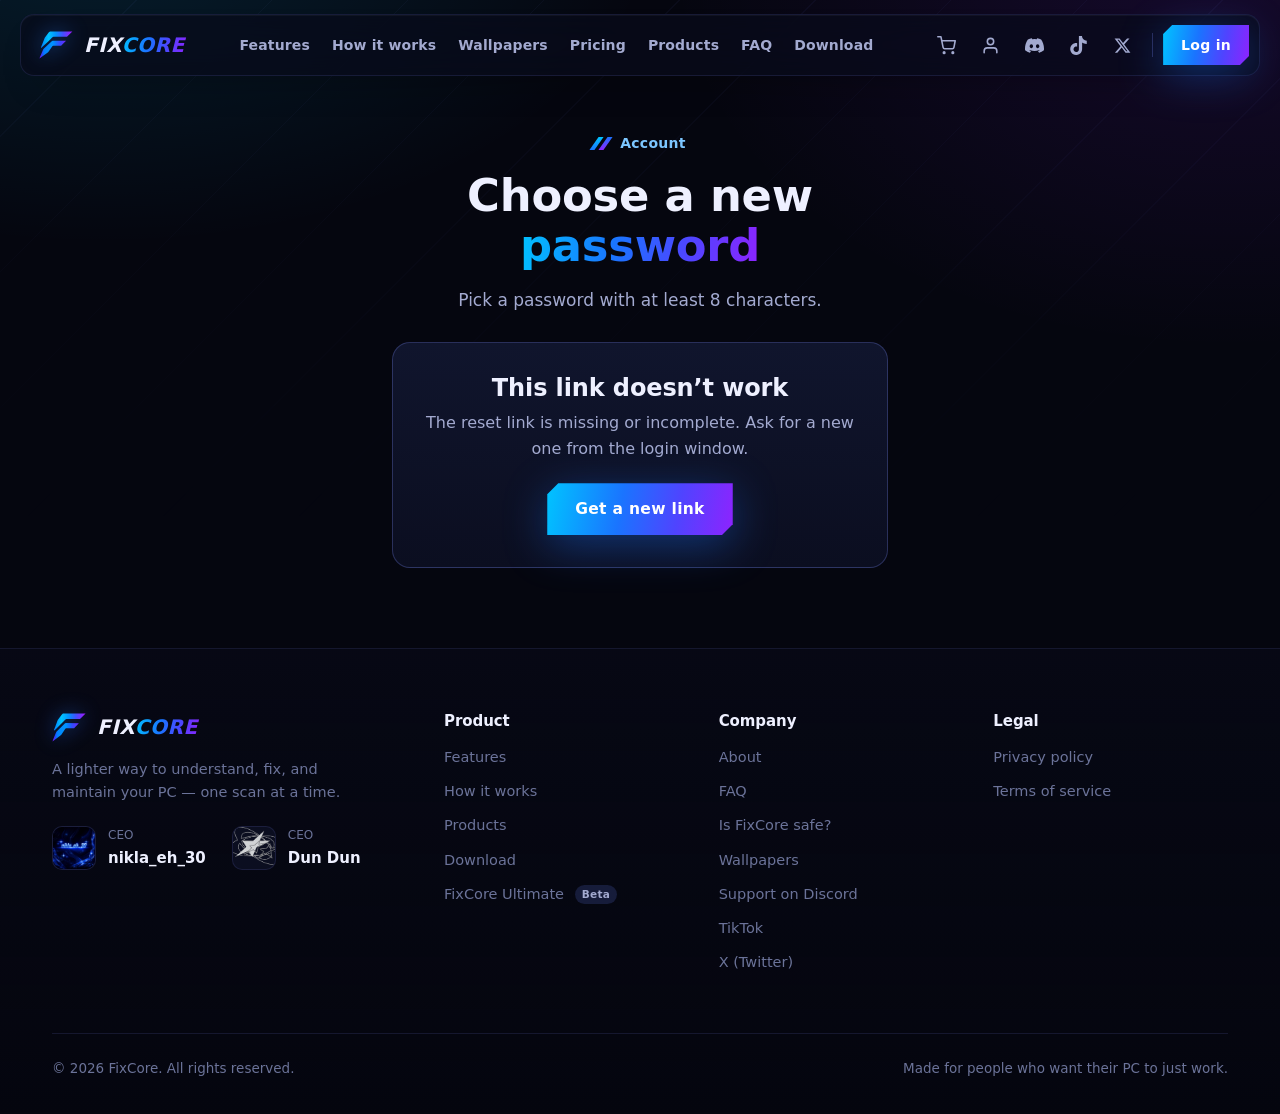
<file: reset-password.html>
<!DOCTYPE html>
<html lang="en">
<head>
<meta charset="UTF-8">
<meta http-equiv="Content-Security-Policy" content="default-src 'self'; script-src 'self' 'sha256-+94ZD9GLDngssxlo7Octzxsce6UKiN4XcjlsjBi/CuE=' 'sha256-JaEIQOq1NlFZ1Yzw1/o9JZwY+fx+o0uCCMuDrQc6yhM='; style-src 'self' 'unsafe-inline' https://fonts.googleapis.com; font-src 'self' data: https://fonts.gstatic.com; img-src 'self' data: https://cdn.discordapp.com https://media.discordapp.net; connect-src 'self' https://web-production-fae792.up.railway.app https://worker-production-8250.up.railway.app https://discord.com https://discordapp.com; object-src 'none'; base-uri 'self'; form-action 'self'">
<meta name="referrer" content="strict-origin-when-cross-origin">
<meta name="viewport" content="width=device-width, initial-scale=1.0">
<title>Reset your password — FixCore</title>
<meta name="description" content="Choose a new password for your FixCore account.">
<meta name="robots" content="noindex">
<meta name="theme-color" content="#05060f">
<meta property="og:type" content="website">
<meta property="og:site_name" content="FixCore">
<meta property="og:title" content="Reset your password — FixCore">
<meta property="og:description" content="Choose a new password for your FixCore account.">
<meta property="og:image" content="https://fixcorepc.com/assets/og-banner.jpg">
<meta property="og:image:width" content="1600">
<meta property="og:image:height" content="640">
<meta property="og:image:alt" content="FixCore — Scan, Fix, Optimize">
<meta name="twitter:image" content="https://fixcorepc.com/assets/og-banner.jpg">
<meta name="twitter:card" content="summary_large_image">
<link rel="icon" type="image/svg+xml" href="assets/fixcore-logo.svg">
<link rel="icon" type="image/png" sizes="32x32" href="assets/favicon-32.png">
<link rel="icon" type="image/png" sizes="192x192" href="assets/favicon-192.png">
<link rel="apple-touch-icon" sizes="180x180" href="assets/apple-touch-icon.png">
<link rel="preconnect" href="https://fonts.googleapis.com">
<link rel="preconnect" href="https://fonts.gstatic.com" crossorigin>
<link href="https://fonts.googleapis.com/css2?family=Archivo:wght@400;500;600;700&family=Chakra+Petch:ital,wght@0,500;0,600;0,700;1,600;1,700&family=JetBrains+Mono:wght@500&display=swap" rel="stylesheet">
<link rel="stylesheet" href="assets/fixcore.css?v=23">
<script src="assets/login-2fa.js?v=1"></script>
<script src="assets/site-status.js?v=1"></script>
</head>
<body class="page-reset-password" id="top">
<svg class="svg-defs" aria-hidden="true" focusable="false"><defs><linearGradient id="fxIcon" gradientUnits="userSpaceOnUse" x1="2" y1="2" x2="22" y2="22"><stop offset="0" stop-color="#2ad4ff"/><stop offset=".55" stop-color="#3f7dff"/><stop offset="1" stop-color="#a64dff"/></linearGradient></defs></svg>
<a class="skip-link" href="#main">Skip to content</a>
<div class="page-bg" aria-hidden="true"></div>

<header class="site-header" id="siteHeader">
  <nav class="nav" aria-label="Main">
    <a class="brand" href="index.html" aria-label="FixCore home">
      <img class="brand-mark" src="assets/fixcore-logo.svg" alt="" width="34" height="28">
      <span class="brand-word">FIX<span>CORE</span></span>
    </a>
    <ul class="nav-links" id="navLinks">
      <li><a href="index.html#features">Features</a></li>
      <li><a href="index.html#how-it-works">How it works</a></li>
      <li><a href="index.html#wallpapers">Wallpapers</a></li>
      <li><a href="index.html#pricing">Pricing</a></li>
      <li><a href="products.html">Products</a></li>
      <li><a href="index.html#faq">FAQ</a></li>
      <li><a href="download.html">Download</a></li>
      <li id="dashNavLink" style="display:none;"><a href="index.html#dashboard">Dashboard</a></li>
    </ul>
    <div class="nav-right">
      <button class="icon-btn cart-btn" id="cartBtn" type="button" aria-label="Open cart">
        <svg viewBox="0 0 24 24" fill="none" stroke="currentColor" stroke-width="2" stroke-linecap="round" stroke-linejoin="round" aria-hidden="true"><circle cx="9" cy="21" r="1"/><circle cx="20" cy="21" r="1"/><path d="M1 1h4l2.7 13.4a2 2 0 0 0 2 1.6h9.7a2 2 0 0 0 2-1.6L23 6H6"/></svg>
        <span class="cart-badge" id="cartBadge">0</span>
      </button>
      <button class="icon-btn" id="profileBtn" type="button" aria-label="Account" data-fc-profile><svg viewBox="0 0 24 24" fill="none" stroke="currentColor" stroke-width="2" stroke-linecap="round" stroke-linejoin="round" aria-hidden="true"><path d="M20 21v-2a4 4 0 0 0-4-4H8a4 4 0 0 0-4 4v2"/><circle cx="12" cy="7" r="4"/></svg></button>
      <a class="icon-btn nav-discord" href="https://discord.gg/xCGN2hXY8J" target="_blank" rel="noopener" aria-label="Join the FixCore Discord" title="Discord"><svg viewBox="0 0 24 24" fill="currentColor" aria-hidden="true"><path d="M20.317 4.369a19.79 19.79 0 0 0-4.885-1.515.074.074 0 0 0-.079.037c-.211.375-.444.865-.608 1.25a18.27 18.27 0 0 0-5.487 0 12.6 12.6 0 0 0-.617-1.25.077.077 0 0 0-.079-.037A19.74 19.74 0 0 0 3.677 4.37a.07.07 0 0 0-.032.027C.533 9.046-.32 13.58.099 18.058a.082.082 0 0 0 .031.056 19.9 19.9 0 0 0 5.993 3.03.078.078 0 0 0 .084-.028 14.09 14.09 0 0 0 1.226-1.994.076.076 0 0 0-.041-.106 13.1 13.1 0 0 1-1.872-.892.077.077 0 0 1-.008-.128c.126-.094.252-.192.372-.291a.074.074 0 0 1 .077-.01c3.928 1.793 8.18 1.793 12.062 0a.074.074 0 0 1 .078.009c.12.099.246.198.373.292a.077.077 0 0 1-.006.127 12.3 12.3 0 0 1-1.873.892.076.076 0 0 0-.04.107c.36.698.772 1.362 1.225 1.993a.076.076 0 0 0 .084.029 19.84 19.84 0 0 0 6.002-3.03.077.077 0 0 0 .032-.055c.5-5.177-.838-9.674-3.549-13.662a.06.06 0 0 0-.031-.028zM8.02 15.331c-1.183 0-2.157-1.085-2.157-2.419 0-1.333.955-2.419 2.157-2.419 1.211 0 2.176 1.096 2.157 2.42 0 1.333-.955 2.418-2.157 2.418zm7.975 0c-1.183 0-2.157-1.085-2.157-2.419 0-1.333.955-2.419 2.157-2.419 1.211 0 2.176 1.096 2.157 2.42 0 1.333-.946 2.418-2.157 2.418z"/></svg></a>
      <a class="icon-btn nav-discord nav-tiktok" href="https://www.tiktok.com/@fixcore_official" target="_blank" rel="noopener" aria-label="FixCore on TikTok" title="TikTok"><svg viewBox="0 0 24 24" fill="currentColor" aria-hidden="true"><path d="M12.525.02c1.31-.02 2.61-.01 3.91-.02.08 1.53.63 3.09 1.75 4.17 1.12 1.11 2.7 1.62 4.24 1.79v4.03c-1.44-.05-2.89-.35-4.2-.97-.57-.26-1.1-.59-1.62-.93-.01 2.92.01 5.84-.02 8.75-.08 1.4-.54 2.79-1.35 3.94-1.31 1.92-3.58 3.17-5.91 3.21-1.43.08-2.86-.31-4.08-1.03-2.02-1.19-3.44-3.37-3.65-5.71-.02-.5-.03-1-.01-1.49.18-1.9 1.12-3.72 2.58-4.96 1.66-1.44 3.98-2.13 6.15-1.72.02 1.48-.04 2.96-.04 4.44-.99-.32-2.15-.23-3.02.37-.63.41-1.11 1.04-1.36 1.75-.21.51-.15 1.07-.14 1.61.24 1.64 1.82 3.02 3.5 2.87 1.12-.01 2.19-.66 2.77-1.61.19-.33.4-.67.41-1.06.1-1.79.06-3.57.07-5.36.01-4.03-.01-8.05.02-12.07z"/></svg></a>
      <a class="icon-btn nav-discord nav-x" href="https://x.com/FixCore_tweaks" target="_blank" rel="noopener" aria-label="FixCore on X" title="X"><svg viewBox="0 0 24 24" fill="currentColor" aria-hidden="true"><path d="M17.75 3h3.07l-6.71 7.67L22 21h-6.18l-4.84-6.33L5.44 21H2.37l7.18-8.2L2 3h6.34l4.37 5.78L17.75 3zm-1.08 16.18h1.7L7.4 4.73H5.58l11.09 14.45z"/></svg></a>
      <span class="nav-sep" aria-hidden="true"></span>
      <div class="nav-actions" id="navActions"><button class="btn btn-primary" id="openLogin" type="button">Log in</button></div>
      <button class="hamburger" id="hamburger" type="button" aria-label="Toggle menu" aria-expanded="false" aria-controls="navLinks"><span></span><span></span><span></span></button>
    </div>
  </nav>
</header>

<main id="main" class="page-main">
  <div class="wrap" style="max-width:560px;">
    <div class="section-head center" style="margin-bottom:28px;">
      <span class="kicker">Account</span>
      <h1>Choose a new <span class="accent">password</span></h1>
      <p>Pick a password with at least 8 characters.</p>
    </div>
    <div class="reset-card" id="resetCard">
      <div id="resetForm">
        <div class="field"><label for="resetPassword">New password</label><input type="password" id="resetPassword" autocomplete="new-password"></div>
        <div class="field"><label for="resetConfirm">Repeat new password</label><input type="password" id="resetConfirm" autocomplete="new-password"></div>
        <button type="button" class="btn btn-primary btn-lg form-submit" id="resetSubmit">Save new password</button>
        <p class="forgot-msg err" id="resetError"></p>
      </div>
      <div id="resetDone" class="reset-done" hidden>
        <div class="check"><svg viewBox="0 0 24 24" fill="none" stroke="currentColor" stroke-width="3" stroke-linecap="round" stroke-linejoin="round" aria-hidden="true"><path d="M20 6L9 17l-5-5"/></svg></div>
        <h2>Password changed</h2>
        <p>You can now log in with your new password.</p>
        <button type="button" class="btn btn-primary btn-lg" id="resetLogin">Log in</button>
      </div>
      <div id="resetBad" class="reset-done" hidden>
        <h2>This link doesn’t work</h2>
        <p id="resetBadText">The reset link is missing or incomplete. Ask for a new one from the login window.</p>
        <button type="button" class="btn btn-primary btn-lg" id="resetAgain">Get a new link</button>
      </div>
    </div>
  </div>
</main>

<footer class="site-footer">
  <div class="wrap">
    <div class="footer-grid">
      <div class="footer-brand">
        <a class="brand" href="index.html" aria-label="FixCore home">
          <img class="brand-mark" src="assets/fixcore-logo.svg" alt="" width="34" height="28">
          <span class="brand-word">FIX<span>CORE</span></span>
        </a>
        <p>A lighter way to understand, fix, and maintain your PC — one scan at a time.</p>
        <div class="ceo-credits">
          <div class="ceo-credit"><img src="assets/ceo-nikla.png" alt="" width="44" height="44" loading="lazy"><div><span class="ceo-role">CEO</span><span class="ceo-name">nikla_eh_30</span></div></div>
          <div class="ceo-credit"><img src="assets/ceo-dundun.png" alt="" width="44" height="44" loading="lazy"><div><span class="ceo-role">CEO</span><span class="ceo-name">Dun Dun</span></div></div>
        </div>
      </div>
      <div class="footer-col">
        <h4>Product</h4>
        <a href="index.html#features">Features</a>
        <a href="index.html#how-it-works">How it works</a>
        <a href="products.html">Products</a>
        <a href="download.html">Download</a>
        <a href="fixcore-ultimate.html">FixCore Ultimate <span class="footer-soon">Beta</span></a>
      </div>
      <div class="footer-col">
        <h4>Company</h4>
        <a href="index.html#about">About</a>
        <a href="index.html#faq">FAQ</a>
        <a href="safety.html">Is FixCore safe?</a>
        <a href="index.html#wallpapers">Wallpapers</a>
        <a href="https://discord.gg/xCGN2hXY8J" target="_blank" rel="noopener">Support on Discord</a>
        <a href="https://www.tiktok.com/@fixcore_official" target="_blank" rel="noopener">TikTok</a>
        <a href="https://x.com/FixCore_tweaks" target="_blank" rel="noopener">X (Twitter)</a>
      </div>
      <div class="footer-col">
        <h4>Legal</h4>
        <a href="privacy.html">Privacy policy</a>
        <a href="terms.html">Terms of service</a>
      </div>
    </div>
    <div class="footer-bottom">
      <span>© <span data-year>2026</span> FixCore. All rights reserved.</span>
      <span>Made for people who want their PC to just work.</span>
    </div>
  </div>
</footer>

<!-- AUTH MODAL -->
<div class="modal-overlay" id="modalOverlay">
  <div class="modal">
    <button class="modal-close" id="modalClose" type="button" aria-label="Close"><svg viewBox="0 0 24 24" fill="none" stroke="currentColor" stroke-width="2" stroke-linecap="round" stroke-linejoin="round" aria-hidden="true"><path d="M18 6L6 18M6 6l12 12"/></svg></button>
    <div id="authForms">
      <div class="modal-tabs" id="authTabs">
        <button type="button" class="modal-tab active" id="authTabLogin" data-mode="login">Log in</button>
        <button type="button" class="modal-tab" id="authTabSignup" data-mode="signup">Sign up</button>
      </div>
      <div class="discord-panel">
        <p class="auth-notice" id="authNotice">Create an account to continue — you'll link Discord right after.</p>
        <div class="field">
          <label for="authEmail">Email address</label>
          <input type="email" id="authEmail" placeholder="you@example.com" autocomplete="email">
        </div>
        <div class="field">
          <label for="authPassword" id="authPasswordLabel">Password</label>
          <input type="password" id="authPassword" placeholder="Your password" autocomplete="current-password">
          <p class="err-msg" id="authPasswordHint" style="display:none;color:var(--sub);font-size:12px;margin-top:6px;">Min. 8 characters</p>
        </div>
        <button type="button" class="btn btn-primary form-submit" id="authSubmitBtn">Log in</button>
        <p id="authError" style="margin-top:12px;color:var(--danger);font-size:12.5px;text-align:center;"></p>
        <p class="forgot-row"><a href="#" class="link-btn" id="forgotLink">Forgot password?</a></p>
      </div>
    </div>

    <div id="forgotPanel" class="forgot-panel" data-api="https://web-production-fae792.up.railway.app" hidden>
      <h2>Reset your password</h2>
      <p class="sub">Enter the email of your FixCore account and we'll send you a link to choose a new password.</p>
      <div class="field" style="text-align:left;">
        <label for="forgotEmail">Email address</label>
        <input type="email" id="forgotEmail" placeholder="you@example.com" autocomplete="email">
      </div>
      <button type="button" class="btn btn-primary form-submit" id="forgotSubmit">Send reset link</button>
      <p class="forgot-msg" id="forgotMsg"></p>
      <p class="forgot-row"><a href="#" class="link-btn" id="forgotBack">Back to log in</a></p>
    </div>
    <!-- STEP 2: DISCORD LINK (shown right after account creation) -->
    <div id="discordStepPanel" class="discord-panel" style="display:none;">
      <div class="modal-tabs" style="pointer-events:none;">
        <span class="modal-tab" style="opacity:.45;">1. Create account ✓</span>
        <span class="modal-tab active">2. Authorize Discord</span>
      </div>
      <div class="discord-mark">
        <svg width="32" height="32" viewBox="0 0 24 24" fill="#5865F2"><path d="M20.317 4.369a19.79 19.79 0 0 0-4.885-1.515.074.074 0 0 0-.079.037c-.21.375-.444.864-.608 1.25a18.27 18.27 0 0 0-5.487 0 12.64 12.64 0 0 0-.617-1.25.077.077 0 0 0-.079-.037 19.736 19.736 0 0 0-4.885 1.515.07.07 0 0 0-.032.027C.533 9.045-.32 13.579.099 18.057a.082.082 0 0 0 .031.056 19.9 19.9 0 0 0 5.993 3.03.078.078 0 0 0 .084-.028c.462-.63.874-1.295 1.226-1.994a.076.076 0 0 0-.041-.106 13.1 13.1 0 0 1-1.872-.892.077.077 0 0 1-.008-.128c.126-.094.252-.192.372-.291a.074.074 0 0 1 .077-.01c3.928 1.793 8.18 1.793 12.061 0a.073.073 0 0 1 .078.01c.12.099.246.198.373.292a.077.077 0 0 1-.006.128 12.3 12.3 0 0 1-1.873.891.076.076 0 0 0-.04.107c.36.698.772 1.362 1.225 1.993a.076.076 0 0 0 .084.029 19.84 19.84 0 0 0 6.002-3.03.077.077 0 0 0 .032-.055c.5-5.177-.838-9.674-3.548-13.66a.06.06 0 0 0-.031-.028zM8.02 15.331c-1.182 0-2.157-1.085-2.157-2.419 0-1.333.956-2.418 2.157-2.418 1.21 0 2.176 1.094 2.157 2.418 0 1.334-.956 2.419-2.157 2.419zm7.974 0c-1.183 0-2.157-1.085-2.157-2.419 0-1.333.955-2.418 2.157-2.418 1.21 0 2.176 1.094 2.157 2.418 0 1.334-.946 2.419-2.157 2.419z"/></svg>
      </div>
      <h2 id="discordStepTitle">Almost done</h2>
      <p class="sub" id="discordStepText">Authorize with Discord to link your license and purchases. You'll only need to do this once — never again after this.</p>
      <button type="button" class="btn btn-discord" id="discordStepBtn">
        <span>Authorize with Discord</span>
      </button>
      <p id="discordStepError" style="margin-top:12px;color:var(--danger);font-size:12.5px;text-align:center;"></p>
    </div>
  </div>
</div>

<div class="toast" id="toast"><span class="dot"></span><span id="toastText">Welcome to FixCore</span></div>

<!-- CART DRAWER -->
<div class="cart-overlay" id="cartOverlay">
  <div class="cart-drawer">
    <div class="cart-head">
      <h2>Your cart</h2>
      <button class="modal-close" id="cartClose" type="button" aria-label="Close"><svg viewBox="0 0 24 24" fill="none" stroke="currentColor" stroke-width="2" stroke-linecap="round" stroke-linejoin="round" aria-hidden="true"><path d="M18 6L6 18M6 6l12 12"/></svg></button>
    </div>
    <div class="cart-body" id="cartBody">
      <div class="cart-empty"><p>Your cart is empty. Pick a product to get started:</p><a class="cart-pick" href="fixcore-2-1.html"><img src="assets/fixcore-logo.svg" alt=""><span><b>FixCore 2.1</b><small>Full toolkit, one-time purchase</small></span><em>$15</em></a><a class="cart-pick" href="nettboost.html"><img src="assets/fixcore-logo.svg" alt=""><span><b>NettBoost</b><small>Lower in-game ping</small></span><em>$5</em></a></div>
    </div>
  </div>
</div>

<script>
(function(){
  "use strict";
  function escHtml(s){ return String(s == null ? '' : s).replace(/[&<>"']/g, function(c){ return { '&': '&amp;', '<': '&lt;', '>': '&gt;', '"': '&quot;', "'": '&#39;' }[c]; }); }

  // ---------- state (persisted to localStorage so login carries across pages) ----------
  var currentUser = null;   // {username, tag, avatarUrl}
  try {
    var storedUser = localStorage.getItem('fixcore_discord_user');
    if (storedUser) currentUser = JSON.parse(storedUser);
    if (!currentUser){
      var storedEmailUser = localStorage.getItem('fixcore_email_user');
      if (storedEmailUser) currentUser = JSON.parse(storedEmailUser);
    }
  } catch(e){}

  // A half-finished sign-up (Discord never linked) is not a signed-in session,
  // unless this page load is the Discord redirect that finishes it.
  if (currentUser && currentUser.discordLinked === false && location.hash.indexOf('access_token') === -1){
    currentUser = null;
    try { localStorage.removeItem('fixcore_email_user'); } catch (e) { /* ignore */ }
  }

  var DISCORD_CLIENT_ID = '1539670021532422154';
  var DISCORD_REDIRECT_URI = 'https://fixcorepc.com/callback.html';
  function discordAuthorizeUrl(){
    var params = new URLSearchParams({
      client_id: DISCORD_CLIENT_ID,
      redirect_uri: DISCORD_REDIRECT_URI,
      response_type: 'token',
      scope: 'identify'
    });
    return 'https://discord.com/api/oauth2/authorize?' + params.toString();
  }

  // ---------- auth modal open/close ----------
  var overlay = document.getElementById('modalOverlay');
  var authNotice = document.getElementById('authNotice');
  var authForms = document.getElementById('authForms');
  function openModal(reason){
    authForms.style.display = 'block';
    document.getElementById('discordStepPanel').style.display = 'none';
    if (reason){
      authNotice.textContent = reason;
      authNotice.classList.add('show');
    } else {
      authNotice.classList.remove('show');
    }
    overlay.classList.add('open');
    document.body.style.overflow = 'hidden';
  }
  function closeModal(){
    if (isDiscordStepOpen()) dropUnfinishedSignup();
    overlay.classList.remove('open');
    document.body.style.overflow = '';
  }
  document.getElementById('modalClose').addEventListener('click', closeModal);

  // ---------- cart ----------
  var cartOverlay = document.getElementById('cartOverlay');
  function openCart(){ cartOverlay.classList.add('open'); document.body.style.overflow = 'hidden'; }
  function closeCart(){ cartOverlay.classList.remove('open'); document.body.style.overflow = ''; }
  document.getElementById('cartBtn').addEventListener('click', openCart);
  document.getElementById('cartClose').addEventListener('click', closeCart);
  cartOverlay.addEventListener('click', function(e){ if (e.target === cartOverlay) closeCart(); });
  overlay.addEventListener('click', function(e){ if (e.target === overlay) closeModal(); });
  document.addEventListener('keydown', function(e){ if (e.key === 'Escape'){ closeModal(); closeCart(); } });

  // ---------- toast ----------
  var toast = document.getElementById('toast');
  var toastText = document.getElementById('toastText');
  var toastTimer;
  function showToast(msg){
    toastText.textContent = msg;
    toast.classList.add('show');
    clearTimeout(toastTimer);
    toastTimer = setTimeout(function(){ toast.classList.remove('show'); }, 3200);
  }

  // ---------- email + password auth ----------
  // No standalone "Authorize with Discord" entry point here — email is
  // the only way to sign in/up. Discord linking is required right
  // after, and enforced again by buyBtn below if it was skipped.
  var API_BASE = 'https://web-production-fae792.up.railway.app';
  var EMAIL_SESSION_KEY = 'fixcore_email_user';

  var authMode = 'login';
  var authTabLogin = document.getElementById('authTabLogin');
  var authTabSignup = document.getElementById('authTabSignup');
  var authEmail = document.getElementById('authEmail');
  var authPassword = document.getElementById('authPassword');
  var authPasswordHint = document.getElementById('authPasswordHint');
  var authSubmitBtn = document.getElementById('authSubmitBtn');
  var authError = document.getElementById('authError');

  function setAuthMode(mode){
    authMode = mode;
    authTabLogin.classList.toggle('active', mode === 'login');
    authTabSignup.classList.toggle('active', mode === 'signup');
    authSubmitBtn.textContent = mode === 'login' ? 'Log in' : 'Create account';
    authPassword.setAttribute('autocomplete', mode === 'login' ? 'current-password' : 'new-password');
    authPasswordHint.style.display = mode === 'signup' ? '' : 'none';
  }
  authTabLogin.addEventListener('click', function(){ authError.textContent = ''; setAuthMode('login'); });
  authTabSignup.addEventListener('click', function(){ authError.textContent = ''; setAuthMode('signup'); });

  function saveEmailSession(token, user){
    var stored = {
      authToken: token,
      username: user.username,
      tag: user.email,
      avatarUrl: user.avatarUrl || null,
      email: user.email,
      discordLinked: !!user.discordLinked
    };
    try { localStorage.setItem(EMAIL_SESSION_KEY, JSON.stringify(stored)); } catch(e){}
    currentUser = stored;
    renderAuthNav();
  }

  // ---------- sign-up must finish with Discord ----------
  // An email account only counts as signed in once Discord is linked.
  // Closing the modal while it still asks for Discord signs the person out again.
  function isDiscordStepOpen(){
    var ov = document.getElementById('modalOverlay');
    var panel = document.getElementById('discordStepPanel');
    return !!(ov && panel && ov.classList.contains('open') && panel.style.display !== 'none');
  }
  function dropUnfinishedSignup(){
    if (!currentUser || currentUser.discordLinked !== false) return;
    currentUser = null;
    try { localStorage.removeItem(EMAIL_SESSION_KEY); } catch (e) { /* ignore */ }
    try { sessionStorage.removeItem('fixcoreLinkDiscord'); } catch (e) { /* ignore */ }
    renderAuthNav();
    if (typeof renderDashboard === 'function') renderDashboard();
    if (typeof renderCtas === 'function') renderCtas();
    showToast('Not signed in. Link Discord to finish setting up your account.');
  }

  var discordLinkPopup = null;

  function finishDiscordLink(discordAccessToken){
    var savedEmailUser = null;
    try { savedEmailUser = JSON.parse(localStorage.getItem(EMAIL_SESSION_KEY) || 'null'); } catch (e) { /* ignore */ }
    if (!savedEmailUser || !savedEmailUser.authToken){
      showToast('Please sign in again before linking Discord.');
      return;
    }
    fetch(API_BASE + '/api/link-discord', {
      method: 'POST',
      headers: { 'Content-Type': 'application/json', 'Authorization': 'Bearer ' + savedEmailUser.authToken },
      body: JSON.stringify({ discordAccessToken: discordAccessToken })
    })
      .then(function(res){ return res.json().then(function(data){ return { ok: res.ok, data: data }; }); })
      .then(function(result){
        if (!result.ok){
          showToast((result.data && result.data.error) || 'Could not link Discord. Please try again.');
          return;
        }
        var updated = result.data.user;
        var merged = {
          authToken: savedEmailUser.authToken,
          username: updated.username,
          tag: savedEmailUser.tag || updated.email,
          avatarUrl: updated.avatarUrl || null,
          email: updated.email,
          discordLinked: true
        };
        try { localStorage.setItem(EMAIL_SESSION_KEY, JSON.stringify(merged)); } catch (e) { /* ignore */ }
        currentUser = merged;
        renderAuthNav();
        closeModal();
        showToast('Discord linked! Signed in as ' + merged.username + '.');
      })
      .catch(function(){
        showToast('Could not reach the server to link Discord.');
      });
  }

  // The popup (callback.html, opened below) posts the Discord result back
  // here once it has it, then closes itself.
  window.addEventListener('message', function(event){
    if (event.origin !== window.location.origin) return;
    if (!event.data || !event.data.type) return;
    if (event.data.type === 'fixcore-discord-auth' && event.data.accessToken){
      finishDiscordLink(event.data.accessToken);
    } else if (event.data.type === 'fixcore-discord-auth-error'){
      showToast('Discord authorization was cancelled.');
    }
  });

  function startDiscordLink(){
    if (discordLinkPopup && !discordLinkPopup.closed){
      discordLinkPopup.location.href = discordAuthorizeUrl();
      discordLinkPopup.focus();
      return;
    }
    try { sessionStorage.setItem('fixcoreLinkDiscord', '1'); } catch (e) { /* ignore */ }
    window.location.href = discordAuthorizeUrl();
  }

  // Step 2 of the signup flow — the popup was already opened at the
  // moment "Create Account" was clicked, so this just points it at
  // Discord (no new window.open here, so nothing gets blocked).
  document.getElementById('discordStepBtn').addEventListener('click', function(){
    startDiscordLink();
  });

  function showDiscordStep(title, text){
    authForms.style.display = 'none';
    document.getElementById('discordStepTitle').textContent = title;
    document.getElementById('discordStepText').textContent = text;
    document.getElementById('discordStepPanel').style.display = '';
  }

  authSubmitBtn.addEventListener('click', function(){
    var email = authEmail.value.trim();
    var password = authPassword.value;
    authError.textContent = '';

    if (!email || !password){
      authError.textContent = 'Please fill in both fields.';
      return;
    }
    if (authMode === 'signup' && password.length < 8){
      authError.textContent = 'Password must be at least 8 characters.';
      return;
    }

    authSubmitBtn.disabled = true;
    authSubmitBtn.textContent = authMode === 'login' ? 'Logging in…' : 'Creating account…';

    if (authMode === 'signup'){
      discordLinkPopup = window.open('about:blank', 'fixcoreDiscordAuth');
    }

    var endpoint = authMode === 'login' ? '/api/login' : '/api/register';
    fetch(API_BASE + endpoint, {
      method: 'POST',
      headers: { 'Content-Type': 'application/json' },
      body: JSON.stringify({ email: email, password: password })
    })
      .then(function(res){ return res.json().then(function(data){ return { ok: res.ok, data: data }; }); })
      .then(function(result){
        if (!result.ok){
          authError.textContent = (result.data && result.data.error) || 'Something went wrong. Please try again.';
          if (discordLinkPopup && !discordLinkPopup.closed) discordLinkPopup.close();
          return;
        }
        saveEmailSession(result.data.token, result.data.user);
        if (authMode === 'signup'){
          showDiscordStep('Almost done', "Authorize with Discord to link your license and purchases. You'll only need to do this once — never again after this.");
        } else if (!result.data.user.discordLinked){
          showDiscordStep('One more step', "You're signed in, but this account isn't linked to Discord yet — that's what syncs your purchases and license. Authorize it now; you'll only need to do this once.");
        } else {
          closeModal();
          showToast('Welcome back!');
        }
      })
      .catch(function(){
        authError.textContent = 'Could not reach the server. Please try again in a moment.';
        if (discordLinkPopup && !discordLinkPopup.closed) discordLinkPopup.close();
      })
      .finally(function(){
        authSubmitBtn.disabled = false;
        setAuthMode(authMode);
      });
  });

  function initials(name){
    return String(name || '?').slice(0,2).toUpperCase();
  }

  // ---------- nav auth UI ----------
  var navActions = document.getElementById('navActions');
  function renderAuthNav(){
    if (currentUser){
      var avatarHtml = currentUser.avatarUrl
        ? '<img class="avatar" src="' + escHtml(currentUser.avatarUrl) + '" alt="">'
        : '<span class="avatar">' + escHtml(initials(currentUser.username)) + '</span>';
      navActions.innerHTML =
        '<a class="user-chip" href="index.html#account">' + avatarHtml + '<span>' + escHtml(currentUser.username) + '</span></a>' +
        '<button class="btn btn-text" id="logoutBtn">Log out</button>';
      document.getElementById('logoutBtn').addEventListener('click', function(){
        currentUser = null;
        try { localStorage.removeItem('fixcore_discord_user'); } catch(e){}
        try { localStorage.removeItem('fixcore_email_user'); } catch(e){}
        renderAuthNav();
        showToast('You have been signed out.');
      });
    } else {
      navActions.innerHTML = '<button class="btn btn-primary" id="openLogin" type="button">Log in</button>';
      document.getElementById('openLogin').addEventListener('click', function(){ openModal(); });
    }
  }

  renderAuthNav();
})();
</script>
<script>
(function(){
  "use strict";
  var API_BASE = 'https://web-production-fae792.up.railway.app';
  function $(id){ return document.getElementById(id); }
  var params = new URLSearchParams(location.search);
  var token = params.get('token') || '';
  // Keep the secret token out of the address bar (and out of screenshots).
  if (token) history.replaceState(null, '', location.pathname);
  function showOnly(id){ ['resetForm', 'resetDone', 'resetBad'].forEach(function(x){ $(x).hidden = x !== id; }); }
  function openLogin(forgot){
    var b = document.getElementById('openLogin');
    if (b) b.click();
    if (forgot){ var f = document.getElementById('forgotLink'); if (f) setTimeout(function(){ f.click(); }, 50); }
  }
  if (!token) showOnly('resetBad');
  $('resetLogin').addEventListener('click', function(){ openLogin(false); });
  $('resetAgain').addEventListener('click', function(){ openLogin(true); });
  $('resetSubmit').addEventListener('click', function(){
    var pw = $('resetPassword').value, again = $('resetConfirm').value;
    var err = $('resetError');
    err.textContent = '';
    if (pw.length < 8){ err.textContent = 'Use at least 8 characters.'; return; }
    if (pw !== again){ err.textContent = 'The two passwords don\u2019t match.'; return; }
    var btn = $('resetSubmit');
    btn.disabled = true;
    fetch(API_BASE + '/api/reset-password', {
      method: 'POST', headers: { 'Content-Type': 'application/json' },
      body: JSON.stringify({ token: token, password: pw })
    }).then(function(res){ return res.json().catch(function(){ return {}; }).then(function(d){ return { ok: res.ok, d: d }; }); })
      .then(function(r){
        if (r.ok){ showOnly('resetDone'); return; }
        var msg = (r.d && r.d.error) || 'Something went wrong. Try again.';
        if (/expired|already used|valid/i.test(msg)){ $('resetBadText').textContent = msg; showOnly('resetBad'); }
        else err.textContent = msg;
      })
      .catch(function(){ err.textContent = 'Could not reach the server. Try again in a moment.'; })
      .then(function(){ btn.disabled = false; });
  });
  ['resetPassword', 'resetConfirm'].forEach(function(id){
    $(id).addEventListener('keydown', function(e){ if (e.key === 'Enter') $('resetSubmit').click(); });
  });
})();
</script>
<script src="assets/fixcore-shell.js?v=22"></script>
</body>
</html>
</file>
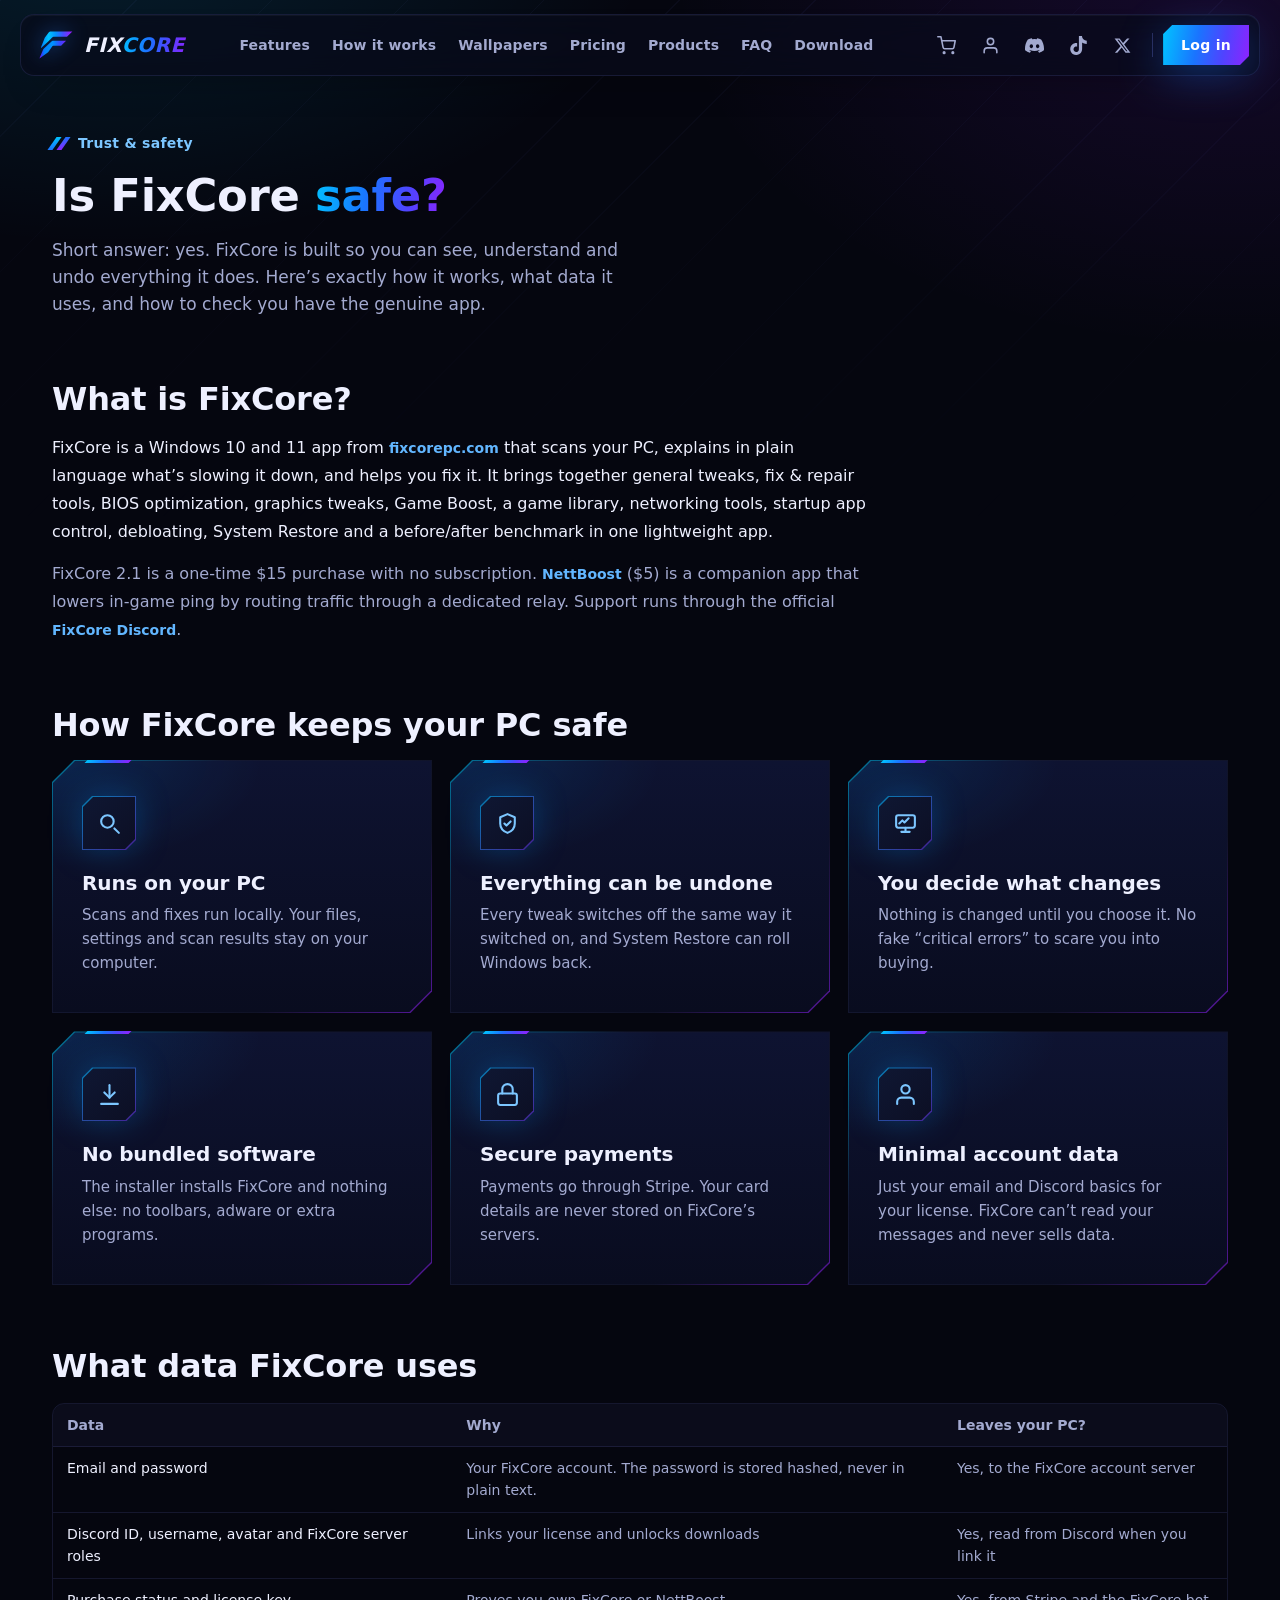
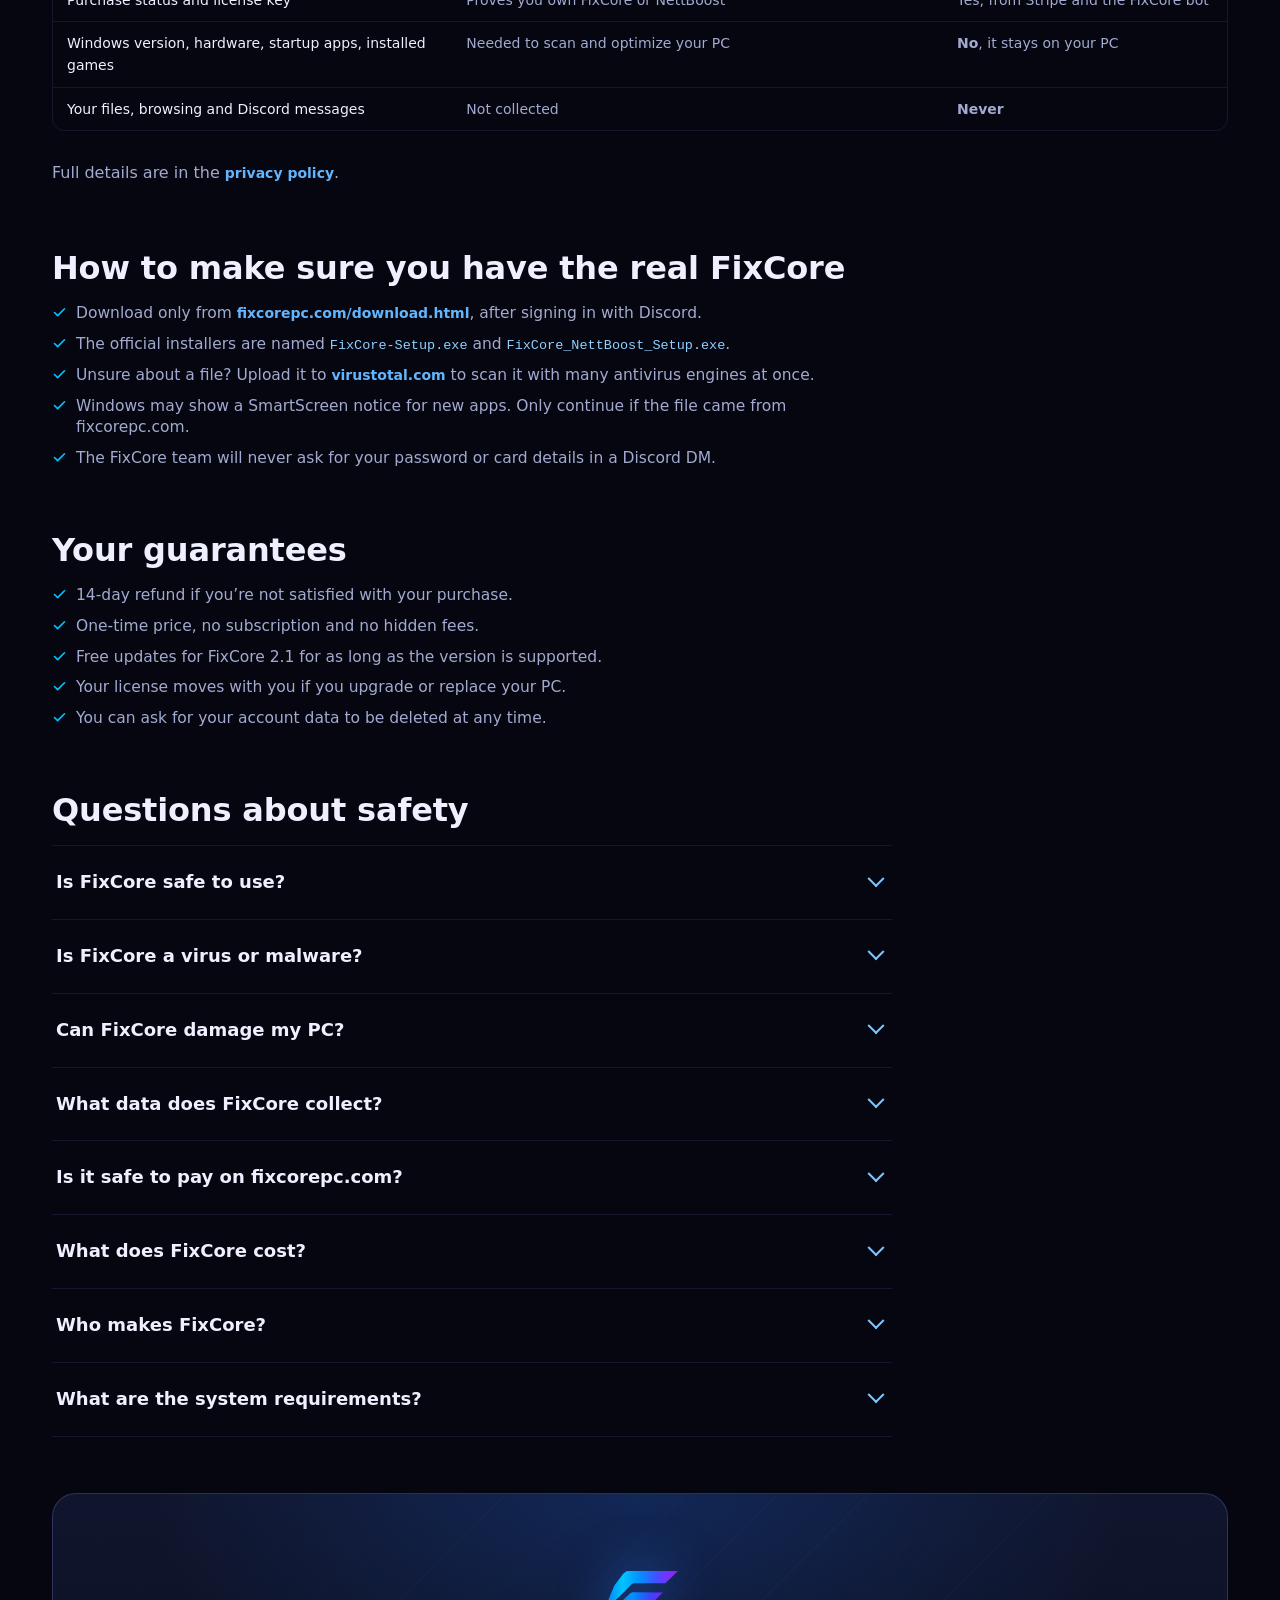
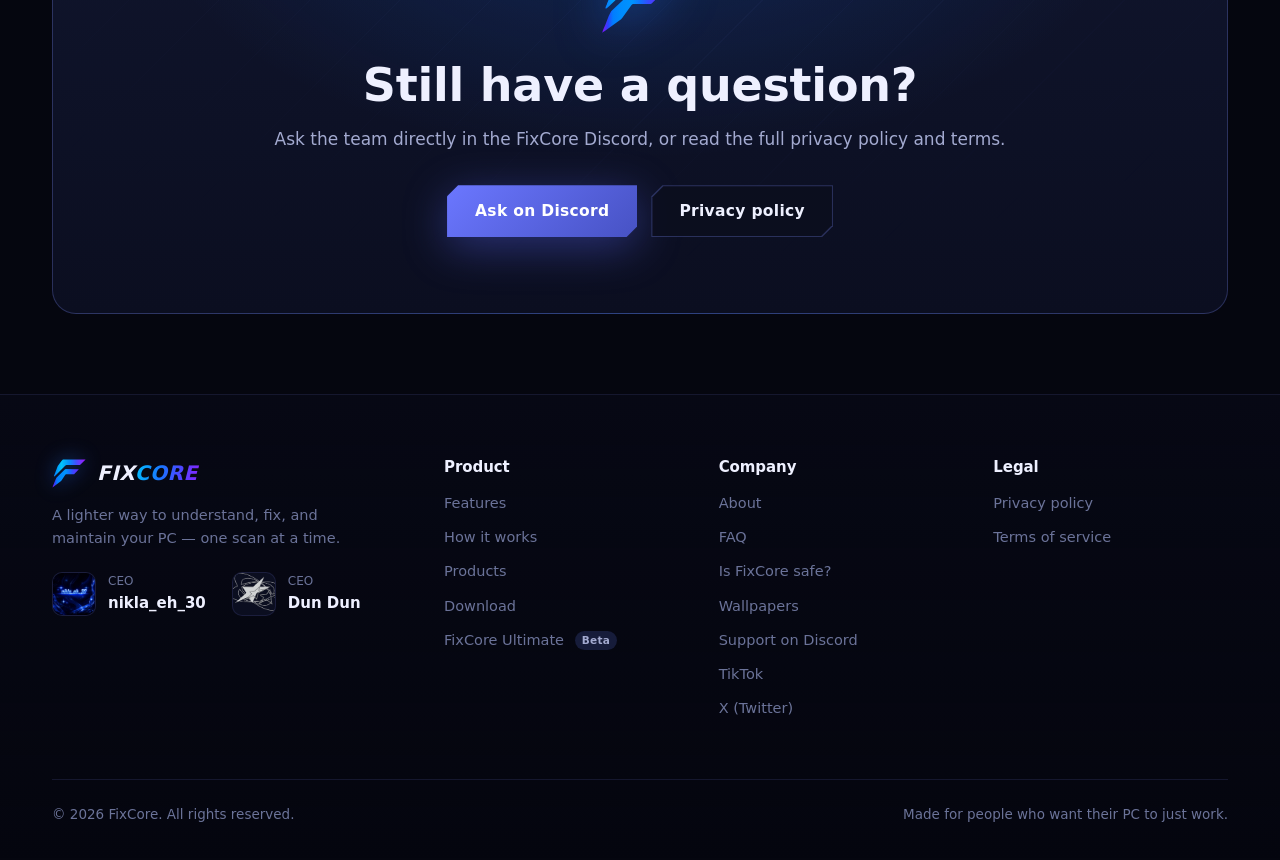
<file: safety.html>
<!DOCTYPE html>
<html lang="en">
<head>
<meta charset="UTF-8">
<meta http-equiv="Content-Security-Policy" content="default-src 'self'; script-src 'self' 'sha256-+94ZD9GLDngssxlo7Octzxsce6UKiN4XcjlsjBi/CuE='; style-src 'self' 'unsafe-inline' https://fonts.googleapis.com; font-src 'self' data: https://fonts.gstatic.com; img-src 'self' data: https://cdn.discordapp.com https://media.discordapp.net; connect-src 'self' https://web-production-fae792.up.railway.app https://worker-production-8250.up.railway.app https://discord.com https://discordapp.com; object-src 'none'; base-uri 'self'; form-action 'self'">
<meta name="referrer" content="strict-origin-when-cross-origin">
<meta name="viewport" content="width=device-width, initial-scale=1.0">
<title>Is FixCore safe? Trust & safety — FixCore</title>
<meta name="description" content="How FixCore keeps your Windows PC safe: local scans, reversible tweaks, System Restore, no bundled software, Stripe payments and minimal data. Plus how to verify the genuine installer.">
<link rel="canonical" href="https://fixcorepc.com/safety.html">
<meta property="og:url" content="https://fixcorepc.com/safety.html">
<script type="application/ld+json">{"@context": "https://schema.org", "@graph": [{"@type": "Organization", "@id": "https://fixcorepc.com/#org", "name": "FixCore", "url": "https://fixcorepc.com/", "logo": "https://fixcorepc.com/assets/fixcore-logo-512.png", "sameAs": ["https://discord.gg/xCGN2hXY8J", "https://www.tiktok.com/@fixcore_official"], "description": "FixCore makes Windows optimization and repair software: FixCore 2.1 and NettBoost."}, {"@type": "FAQPage", "mainEntity": [{"@type": "Question", "name": "Is FixCore safe to use?", "acceptedAnswer": {"@type": "Answer", "text": "Yes. FixCore runs its scans and fixes locally on your PC, only changes what you choose to change, and every change can be undone. You can switch a tweak off the same way you switched it on, and System Restore can roll Windows back to before you ran anything."}}, {"@type": "Question", "name": "Is FixCore a virus or malware?", "acceptedAnswer": {"@type": "Answer", "text": "No. FixCore is a Windows optimization and repair tool sold at fixcorepc.com. It does not install toolbars, adware or other bundled programs, and it does not upload your files. Some antivirus tools are cautious with new software. If yours warns you, check that the file came from fixcorepc.com/download.html, and you can scan it on virustotal.com for a second opinion."}}, {"@type": "Question", "name": "Can FixCore damage my PC?", "acceptedAnswer": {"@type": "Answer", "text": "FixCore is built so it can't leave you stuck: every tweak is reversible, and System Restore support lets you go back to an earlier state. BIOS Optimization only uses settings your hardware actually exposes, and FixCore skips anything your PC doesn't support."}}, {"@type": "Question", "name": "What data does FixCore collect?", "acceptedAnswer": {"@type": "Answer", "text": "Only what's needed for your account and license: your email address, your Discord user ID, username, avatar and FixCore server roles, and your purchase and license status. Scans run on your PC and their results stay there. FixCore can't read your Discord messages, and your personal information is never sold."}}, {"@type": "Question", "name": "Is it safe to pay on fixcorepc.com?", "acceptedAnswer": {"@type": "Answer", "text": "Yes. Payments are handled by Stripe, a major payment provider. Your card details go straight to Stripe and are never stored on FixCore's servers."}}, {"@type": "Question", "name": "What does FixCore cost?", "acceptedAnswer": {"@type": "Answer", "text": "FixCore 2.1 is a one-time purchase of $15 with no subscription, and it includes free updates for that version. NettBoost is a one-time $5. If you're not satisfied, you can get a refund within 14 days of purchase."}}, {"@type": "Question", "name": "Who makes FixCore?", "acceptedAnswer": {"@type": "Answer", "text": "FixCore is made by a small independent team led by nikla_eh_30 and Dun Dun. Support, updates and announcements run through the official FixCore Discord server."}}, {"@type": "Question", "name": "What are the system requirements?", "acceptedAnswer": {"@type": "Answer", "text": "Windows 10 or 11, 64-bit, at least 4 GB of RAM (8 GB recommended) and about 200 MB of free disk space. Everything FixCore needs is included in the installer."}}]}]}</script>
<meta name="theme-color" content="#05060f">
<meta property="og:type" content="website">
<meta property="og:site_name" content="FixCore">
<meta property="og:title" content="Is FixCore safe? Trust & safety — FixCore">
<meta property="og:description" content="How FixCore keeps your Windows PC safe: local scans, reversible tweaks, System Restore, no bundled software, Stripe payments and minimal data. Plus how to verify the genuine installer.">
<meta property="og:image" content="https://fixcorepc.com/assets/og-banner.jpg">
<meta property="og:image:width" content="1600">
<meta property="og:image:height" content="640">
<meta property="og:image:alt" content="FixCore — Scan, Fix, Optimize">
<meta name="twitter:image" content="https://fixcorepc.com/assets/og-banner.jpg">
<meta name="twitter:card" content="summary_large_image">
<link rel="icon" type="image/svg+xml" href="assets/fixcore-logo.svg">
<link rel="icon" type="image/png" sizes="32x32" href="assets/favicon-32.png">
<link rel="icon" type="image/png" sizes="192x192" href="assets/favicon-192.png">
<link rel="apple-touch-icon" sizes="180x180" href="assets/apple-touch-icon.png">
<link rel="preconnect" href="https://fonts.googleapis.com">
<link rel="preconnect" href="https://fonts.gstatic.com" crossorigin>
<link href="https://fonts.googleapis.com/css2?family=Archivo:wght@400;500;600;700&family=Chakra+Petch:ital,wght@0,500;0,600;0,700;1,600;1,700&family=JetBrains+Mono:wght@500&display=swap" rel="stylesheet">
<link rel="stylesheet" href="assets/fixcore.css?v=23">
<script src="assets/login-2fa.js?v=1"></script>
<script src="assets/site-status.js?v=1"></script>
</head>
<body class="page-safety" id="top">
<svg class="svg-defs" aria-hidden="true" focusable="false"><defs><linearGradient id="fxIcon" gradientUnits="userSpaceOnUse" x1="2" y1="2" x2="22" y2="22"><stop offset="0" stop-color="#2ad4ff"/><stop offset=".55" stop-color="#3f7dff"/><stop offset="1" stop-color="#a64dff"/></linearGradient></defs></svg>
<a class="skip-link" href="#main">Skip to content</a>
<div class="page-bg" aria-hidden="true"></div>

<header class="site-header" id="siteHeader">
  <nav class="nav" aria-label="Main">
    <a class="brand" href="index.html" aria-label="FixCore home">
      <img class="brand-mark" src="assets/fixcore-logo.svg" alt="" width="34" height="28">
      <span class="brand-word">FIX<span>CORE</span></span>
    </a>
    <ul class="nav-links" id="navLinks">
      <li><a href="index.html#features">Features</a></li>
      <li><a href="index.html#how-it-works">How it works</a></li>
      <li><a href="index.html#wallpapers">Wallpapers</a></li>
      <li><a href="index.html#pricing">Pricing</a></li>
      <li><a href="products.html">Products</a></li>
      <li><a href="index.html#faq">FAQ</a></li>
      <li><a href="download.html">Download</a></li>
      <li id="dashNavLink" style="display:none;"><a href="index.html#dashboard">Dashboard</a></li>
    </ul>
    <div class="nav-right">
      <button class="icon-btn cart-btn" id="cartBtn" type="button" aria-label="Open cart">
        <svg viewBox="0 0 24 24" fill="none" stroke="currentColor" stroke-width="2" stroke-linecap="round" stroke-linejoin="round" aria-hidden="true"><circle cx="9" cy="21" r="1"/><circle cx="20" cy="21" r="1"/><path d="M1 1h4l2.7 13.4a2 2 0 0 0 2 1.6h9.7a2 2 0 0 0 2-1.6L23 6H6"/></svg>
        <span class="cart-badge" id="cartBadge">0</span>
      </button>
      <button class="icon-btn" id="profileBtn" type="button" aria-label="Account" data-fc-profile><svg viewBox="0 0 24 24" fill="none" stroke="currentColor" stroke-width="2" stroke-linecap="round" stroke-linejoin="round" aria-hidden="true"><path d="M20 21v-2a4 4 0 0 0-4-4H8a4 4 0 0 0-4 4v2"/><circle cx="12" cy="7" r="4"/></svg></button>
      <a class="icon-btn nav-discord" href="https://discord.gg/xCGN2hXY8J" target="_blank" rel="noopener" aria-label="Join the FixCore Discord" title="Discord"><svg viewBox="0 0 24 24" fill="currentColor" aria-hidden="true"><path d="M20.317 4.369a19.79 19.79 0 0 0-4.885-1.515.074.074 0 0 0-.079.037c-.211.375-.444.865-.608 1.25a18.27 18.27 0 0 0-5.487 0 12.6 12.6 0 0 0-.617-1.25.077.077 0 0 0-.079-.037A19.74 19.74 0 0 0 3.677 4.37a.07.07 0 0 0-.032.027C.533 9.046-.32 13.58.099 18.058a.082.082 0 0 0 .031.056 19.9 19.9 0 0 0 5.993 3.03.078.078 0 0 0 .084-.028 14.09 14.09 0 0 0 1.226-1.994.076.076 0 0 0-.041-.106 13.1 13.1 0 0 1-1.872-.892.077.077 0 0 1-.008-.128c.126-.094.252-.192.372-.291a.074.074 0 0 1 .077-.01c3.928 1.793 8.18 1.793 12.062 0a.074.074 0 0 1 .078.009c.12.099.246.198.373.292a.077.077 0 0 1-.006.127 12.3 12.3 0 0 1-1.873.892.076.076 0 0 0-.04.107c.36.698.772 1.362 1.225 1.993a.076.076 0 0 0 .084.029 19.84 19.84 0 0 0 6.002-3.03.077.077 0 0 0 .032-.055c.5-5.177-.838-9.674-3.549-13.662a.06.06 0 0 0-.031-.028zM8.02 15.331c-1.183 0-2.157-1.085-2.157-2.419 0-1.333.955-2.419 2.157-2.419 1.211 0 2.176 1.096 2.157 2.42 0 1.333-.955 2.418-2.157 2.418zm7.975 0c-1.183 0-2.157-1.085-2.157-2.419 0-1.333.955-2.419 2.157-2.419 1.211 0 2.176 1.096 2.157 2.42 0 1.333-.946 2.418-2.157 2.418z"/></svg></a>
      <a class="icon-btn nav-discord nav-tiktok" href="https://www.tiktok.com/@fixcore_official" target="_blank" rel="noopener" aria-label="FixCore on TikTok" title="TikTok"><svg viewBox="0 0 24 24" fill="currentColor" aria-hidden="true"><path d="M12.525.02c1.31-.02 2.61-.01 3.91-.02.08 1.53.63 3.09 1.75 4.17 1.12 1.11 2.7 1.62 4.24 1.79v4.03c-1.44-.05-2.89-.35-4.2-.97-.57-.26-1.1-.59-1.62-.93-.01 2.92.01 5.84-.02 8.75-.08 1.4-.54 2.79-1.35 3.94-1.31 1.92-3.58 3.17-5.91 3.21-1.43.08-2.86-.31-4.08-1.03-2.02-1.19-3.44-3.37-3.65-5.71-.02-.5-.03-1-.01-1.49.18-1.9 1.12-3.72 2.58-4.96 1.66-1.44 3.98-2.13 6.15-1.72.02 1.48-.04 2.96-.04 4.44-.99-.32-2.15-.23-3.02.37-.63.41-1.11 1.04-1.36 1.75-.21.51-.15 1.07-.14 1.61.24 1.64 1.82 3.02 3.5 2.87 1.12-.01 2.19-.66 2.77-1.61.19-.33.4-.67.41-1.06.1-1.79.06-3.57.07-5.36.01-4.03-.01-8.05.02-12.07z"/></svg></a>
      <a class="icon-btn nav-discord nav-x" href="https://x.com/FixCore_tweaks" target="_blank" rel="noopener" aria-label="FixCore on X" title="X"><svg viewBox="0 0 24 24" fill="currentColor" aria-hidden="true"><path d="M17.75 3h3.07l-6.71 7.67L22 21h-6.18l-4.84-6.33L5.44 21H2.37l7.18-8.2L2 3h6.34l4.37 5.78L17.75 3zm-1.08 16.18h1.7L7.4 4.73H5.58l11.09 14.45z"/></svg></a>
      <span class="nav-sep" aria-hidden="true"></span>
      <div class="nav-actions" id="navActions"><button class="btn btn-primary" id="openLogin" type="button">Log in</button></div>
      <button class="hamburger" id="hamburger" type="button" aria-label="Toggle menu" aria-expanded="false" aria-controls="navLinks"><span></span><span></span><span></span></button>
    </div>
  </nav>
</header>

<main id="main" class="page-main">
  <div class="wrap">
    <div class="section-head">
      <span class="kicker">Trust &amp; safety</span>
      <h1>Is FixCore <span class="accent">safe?</span></h1>
      <p>Short answer: yes. FixCore is built so you can see, understand and undo everything it does. Here’s exactly how it works, what data it uses, and how to check you have the genuine app.</p>
    </div>

    <section class="safety-block">
      <h2>What is FixCore?</h2>
      <p class="lead">FixCore is a Windows 10 and 11 app from <a class="link-btn" href="index.html">fixcorepc.com</a> that scans your PC, explains in plain language what’s slowing it down, and helps you fix it. It brings together general tweaks, fix &amp; repair tools, BIOS optimization, graphics tweaks, Game Boost, a game library, networking tools, startup app control, debloating, System Restore and a before/after benchmark in one lightweight app.</p>
      <p>FixCore 2.1 is a one-time $15 purchase with no subscription. <a class="link-btn" href="nettboost.html">NettBoost</a> ($5) is a companion app that lowers in-game ping by routing traffic through a dedicated relay. Support runs through the official <a class="link-btn" href="https://discord.gg/xCGN2hXY8J" target="_blank" rel="noopener">FixCore Discord</a>.</p>
    </section>

    <section class="safety-block">
      <h2>How FixCore keeps your PC safe</h2>
      <div class="feature-grid">
        <div class="feature">
          <span class="accent-bar" aria-hidden="true"></span>
          <div class="icon-badge"><svg viewBox="0 0 24 24" fill="none" stroke="currentColor" stroke-width="2" stroke-linecap="round" stroke-linejoin="round" aria-hidden="true"><circle cx="10" cy="10" r="6"/><path d="M21 21l-4.3-4.3"/></svg></div>
          <h3>Runs on your PC</h3>
          <p>Scans and fixes run locally. Your files, settings and scan results stay on your computer.</p>
        </div>
        <div class="feature">
          <span class="accent-bar" aria-hidden="true"></span>
          <div class="icon-badge"><svg viewBox="0 0 24 24" fill="none" stroke="currentColor" stroke-width="2" stroke-linecap="round" stroke-linejoin="round" aria-hidden="true"><path d="M12 3l7 3v6c0 4.5-3 7.5-7 9-4-1.5-7-4.5-7-9V6l7-3z"/><path d="M9 12l2 2 4-4"/></svg></div>
          <h3>Everything can be undone</h3>
          <p>Every tweak switches off the same way it switched on, and System Restore can roll Windows back.</p>
        </div>
        <div class="feature">
          <span class="accent-bar" aria-hidden="true"></span>
          <div class="icon-badge"><svg viewBox="0 0 24 24" fill="none" stroke="currentColor" stroke-width="2" stroke-linecap="round" stroke-linejoin="round" aria-hidden="true"><rect x="3" y="4" width="18" height="12" rx="2"/><path d="M8 20h8M12 16v4"/><path d="M6 12l3-3 2 2 4-4"/></svg></div>
          <h3>You decide what changes</h3>
          <p>Nothing is changed until you choose it. No fake “critical errors” to scare you into buying.</p>
        </div>
        <div class="feature">
          <span class="accent-bar" aria-hidden="true"></span>
          <div class="icon-badge"><svg viewBox="0 0 24 24" fill="none" stroke="currentColor" stroke-width="2" stroke-linecap="round" stroke-linejoin="round" aria-hidden="true"><path d="M12 3v12"/><path d="M7 10l5 5 5-5"/><path d="M4 21h16"/></svg></div>
          <h3>No bundled software</h3>
          <p>The installer installs FixCore and nothing else: no toolbars, adware or extra programs.</p>
        </div>
        <div class="feature">
          <span class="accent-bar" aria-hidden="true"></span>
          <div class="icon-badge"><svg viewBox="0 0 24 24" fill="none" stroke="currentColor" stroke-width="2" stroke-linecap="round" stroke-linejoin="round" aria-hidden="true"><rect x="3" y="11" width="18" height="11" rx="2"/><path d="M7 11V7a5 5 0 0 1 10 0v4"/></svg></div>
          <h3>Secure payments</h3>
          <p>Payments go through Stripe. Your card details are never stored on FixCore’s servers.</p>
        </div>
        <div class="feature">
          <span class="accent-bar" aria-hidden="true"></span>
          <div class="icon-badge"><svg viewBox="0 0 24 24" fill="none" stroke="currentColor" stroke-width="2" stroke-linecap="round" stroke-linejoin="round" aria-hidden="true"><path d="M20 21v-2a4 4 0 0 0-4-4H8a4 4 0 0 0-4 4v2"/><circle cx="12" cy="7" r="4"/></svg></div>
          <h3>Minimal account data</h3>
          <p>Just your email and Discord basics for your license. FixCore can’t read your messages and never sells data.</p>
        </div>
      </div>
    </section>

    <section class="safety-block">
      <h2>What data FixCore uses</h2>
      <div class="table-wrap"><table class="admin-table safety-table">
        <thead><tr><th>Data</th><th>Why</th><th>Leaves your PC?</th></tr></thead>
        <tbody>
          <tr><td>Email and password</td><td>Your FixCore account. The password is stored hashed, never in plain text.</td><td>Yes, to the FixCore account server</td></tr>
          <tr><td>Discord ID, username, avatar and FixCore server roles</td><td>Links your license and unlocks downloads</td><td>Yes, read from Discord when you link it</td></tr>
          <tr><td>Purchase status and license key</td><td>Proves you own FixCore or NettBoost</td><td>Yes, from Stripe and the FixCore bot</td></tr>
          <tr><td>Windows version, hardware, startup apps, installed games</td><td>Needed to scan and optimize your PC</td><td><b>No</b>, it stays on your PC</td></tr>
          <tr><td>Your files, browsing and Discord messages</td><td>Not collected</td><td><b>Never</b></td></tr>
        </tbody>
      </table></div>
      <p class="safety-note">Full details are in the <a class="link-btn" href="privacy.html">privacy policy</a>.</p>
    </section>

    <section class="safety-block">
      <h2>How to make sure you have the real FixCore</h2>
      <ul class="check-list"><li><svg viewBox="0 0 24 24" fill="none" stroke="currentColor" stroke-width="2.6" stroke-linecap="round" stroke-linejoin="round" aria-hidden="true"><path d="M20 6L9 17l-5-5"/></svg><span>Download only from <a class="link-btn" href="download.html">fixcorepc.com/download.html</a>, after signing in with Discord.</span></li><li><svg viewBox="0 0 24 24" fill="none" stroke="currentColor" stroke-width="2.6" stroke-linecap="round" stroke-linejoin="round" aria-hidden="true"><path d="M20 6L9 17l-5-5"/></svg><span>The official installers are named <code>FixCore-Setup.exe</code> and <code>FixCore_NettBoost_Setup.exe</code>.</span></li><li><svg viewBox="0 0 24 24" fill="none" stroke="currentColor" stroke-width="2.6" stroke-linecap="round" stroke-linejoin="round" aria-hidden="true"><path d="M20 6L9 17l-5-5"/></svg><span>Unsure about a file? Upload it to <a class="link-btn" href="https://www.virustotal.com" target="_blank" rel="noopener">virustotal.com</a> to scan it with many antivirus engines at once.</span></li><li><svg viewBox="0 0 24 24" fill="none" stroke="currentColor" stroke-width="2.6" stroke-linecap="round" stroke-linejoin="round" aria-hidden="true"><path d="M20 6L9 17l-5-5"/></svg><span>Windows may show a SmartScreen notice for new apps. Only continue if the file came from fixcorepc.com.</span></li><li><svg viewBox="0 0 24 24" fill="none" stroke="currentColor" stroke-width="2.6" stroke-linecap="round" stroke-linejoin="round" aria-hidden="true"><path d="M20 6L9 17l-5-5"/></svg><span>The FixCore team will never ask for your password or card details in a Discord DM.</span></li></ul>
    </section>

    <section class="safety-block">
      <h2>Your guarantees</h2>
      <ul class="check-list"><li><svg viewBox="0 0 24 24" fill="none" stroke="currentColor" stroke-width="2.6" stroke-linecap="round" stroke-linejoin="round" aria-hidden="true"><path d="M20 6L9 17l-5-5"/></svg><span>14-day refund if you’re not satisfied with your purchase.</span></li><li><svg viewBox="0 0 24 24" fill="none" stroke="currentColor" stroke-width="2.6" stroke-linecap="round" stroke-linejoin="round" aria-hidden="true"><path d="M20 6L9 17l-5-5"/></svg><span>One-time price, no subscription and no hidden fees.</span></li><li><svg viewBox="0 0 24 24" fill="none" stroke="currentColor" stroke-width="2.6" stroke-linecap="round" stroke-linejoin="round" aria-hidden="true"><path d="M20 6L9 17l-5-5"/></svg><span>Free updates for FixCore 2.1 for as long as the version is supported.</span></li><li><svg viewBox="0 0 24 24" fill="none" stroke="currentColor" stroke-width="2.6" stroke-linecap="round" stroke-linejoin="round" aria-hidden="true"><path d="M20 6L9 17l-5-5"/></svg><span>Your license moves with you if you upgrade or replace your PC.</span></li><li><svg viewBox="0 0 24 24" fill="none" stroke="currentColor" stroke-width="2.6" stroke-linecap="round" stroke-linejoin="round" aria-hidden="true"><path d="M20 6L9 17l-5-5"/></svg><span>You can ask for your account data to be deleted at any time.</span></li></ul>
    </section>

    <section class="safety-block">
      <h2>Questions about safety</h2>
      <div class="faq-list" style="margin:0;">
        <details class="faq-item"><summary>Is FixCore safe to use?</summary><p>Yes. FixCore runs its scans and fixes locally on your PC, only changes what you choose to change, and every change can be undone. You can switch a tweak off the same way you switched it on, and System Restore can roll Windows back to before you ran anything.</p></details>
        <details class="faq-item"><summary>Is FixCore a virus or malware?</summary><p>No. FixCore is a Windows optimization and repair tool sold at fixcorepc.com. It does not install toolbars, adware or other bundled programs, and it does not upload your files. Some antivirus tools are cautious with new software. If yours warns you, check that the file came from fixcorepc.com/download.html, and you can scan it on virustotal.com for a second opinion.</p></details>
        <details class="faq-item"><summary>Can FixCore damage my PC?</summary><p>FixCore is built so it can't leave you stuck: every tweak is reversible, and System Restore support lets you go back to an earlier state. BIOS Optimization only uses settings your hardware actually exposes, and FixCore skips anything your PC doesn't support.</p></details>
        <details class="faq-item"><summary>What data does FixCore collect?</summary><p>Only what's needed for your account and license: your email address, your Discord user ID, username, avatar and FixCore server roles, and your purchase and license status. Scans run on your PC and their results stay there. FixCore can't read your Discord messages, and your personal information is never sold.</p></details>
        <details class="faq-item"><summary>Is it safe to pay on fixcorepc.com?</summary><p>Yes. Payments are handled by Stripe, a major payment provider. Your card details go straight to Stripe and are never stored on FixCore's servers.</p></details>
        <details class="faq-item"><summary>What does FixCore cost?</summary><p>FixCore 2.1 is a one-time purchase of $15 with no subscription, and it includes free updates for that version. NettBoost is a one-time $5. If you're not satisfied, you can get a refund within 14 days of purchase.</p></details>
        <details class="faq-item"><summary>Who makes FixCore?</summary><p>FixCore is made by a small independent team led by nikla_eh_30 and Dun Dun. Support, updates and announcements run through the official FixCore Discord server.</p></details>
        <details class="faq-item"><summary>What are the system requirements?</summary><p>Windows 10 or 11, 64-bit, at least 4 GB of RAM (8 GB recommended) and about 200 MB of free disk space. Everything FixCore needs is included in the installer.</p></details>
      </div>
    </section>

    <div class="cta-panel" style="margin-top:56px;">
      <img class="cta-mark" src="assets/fixcore-logo.svg" alt="" width="78" height="65">
      <h2>Still have a question?</h2>
      <p>Ask the team directly in the FixCore Discord, or read the full privacy policy and terms.</p>
      <div class="hero-ctas center">
        <a class="btn btn-discord btn-lg" href="https://discord.gg/xCGN2hXY8J" target="_blank" rel="noopener">Ask on Discord</a>
        <a class="btn btn-ghost btn-lg" href="privacy.html">Privacy policy</a>
      </div>
    </div>
  </div>
</main>

<footer class="site-footer">
  <div class="wrap">
    <div class="footer-grid">
      <div class="footer-brand">
        <a class="brand" href="index.html" aria-label="FixCore home">
          <img class="brand-mark" src="assets/fixcore-logo.svg" alt="" width="34" height="28">
          <span class="brand-word">FIX<span>CORE</span></span>
        </a>
        <p>A lighter way to understand, fix, and maintain your PC — one scan at a time.</p>
        <div class="ceo-credits">
          <div class="ceo-credit"><img src="assets/ceo-nikla.png" alt="" width="44" height="44" loading="lazy"><div><span class="ceo-role">CEO</span><span class="ceo-name">nikla_eh_30</span></div></div>
          <div class="ceo-credit"><img src="assets/ceo-dundun.png" alt="" width="44" height="44" loading="lazy"><div><span class="ceo-role">CEO</span><span class="ceo-name">Dun Dun</span></div></div>
        </div>
      </div>
      <div class="footer-col">
        <h4>Product</h4>
        <a href="index.html#features">Features</a>
        <a href="index.html#how-it-works">How it works</a>
        <a href="products.html">Products</a>
        <a href="download.html">Download</a>
        <a href="fixcore-ultimate.html">FixCore Ultimate <span class="footer-soon">Beta</span></a>
      </div>
      <div class="footer-col">
        <h4>Company</h4>
        <a href="index.html#about">About</a>
        <a href="index.html#faq">FAQ</a>
        <a href="safety.html">Is FixCore safe?</a>
        <a href="index.html#wallpapers">Wallpapers</a>
        <a href="https://discord.gg/xCGN2hXY8J" target="_blank" rel="noopener">Support on Discord</a>
        <a href="https://www.tiktok.com/@fixcore_official" target="_blank" rel="noopener">TikTok</a>
        <a href="https://x.com/FixCore_tweaks" target="_blank" rel="noopener">X (Twitter)</a>
      </div>
      <div class="footer-col">
        <h4>Legal</h4>
        <a href="privacy.html">Privacy policy</a>
        <a href="terms.html">Terms of service</a>
      </div>
    </div>
    <div class="footer-bottom">
      <span>© <span data-year>2026</span> FixCore. All rights reserved.</span>
      <span>Made for people who want their PC to just work.</span>
    </div>
  </div>
</footer>

<!-- AUTH MODAL -->
<div class="modal-overlay" id="modalOverlay">
  <div class="modal">
    <button class="modal-close" id="modalClose" type="button" aria-label="Close"><svg viewBox="0 0 24 24" fill="none" stroke="currentColor" stroke-width="2" stroke-linecap="round" stroke-linejoin="round" aria-hidden="true"><path d="M18 6L6 18M6 6l12 12"/></svg></button>
    <div id="authForms">
      <div class="modal-tabs" id="authTabs">
        <button type="button" class="modal-tab active" id="authTabLogin" data-mode="login">Log in</button>
        <button type="button" class="modal-tab" id="authTabSignup" data-mode="signup">Sign up</button>
      </div>
      <div class="discord-panel">
        <p class="auth-notice" id="authNotice">Create an account to continue — you'll link Discord right after.</p>
        <div class="field">
          <label for="authEmail">Email address</label>
          <input type="email" id="authEmail" placeholder="you@example.com" autocomplete="email">
        </div>
        <div class="field">
          <label for="authPassword" id="authPasswordLabel">Password</label>
          <input type="password" id="authPassword" placeholder="Your password" autocomplete="current-password">
          <p class="err-msg" id="authPasswordHint" style="display:none;color:var(--sub);font-size:12px;margin-top:6px;">Min. 8 characters</p>
        </div>
        <button type="button" class="btn btn-primary form-submit" id="authSubmitBtn">Log in</button>
        <p id="authError" style="margin-top:12px;color:var(--danger);font-size:12.5px;text-align:center;"></p>
        <p class="forgot-row"><a href="#" class="link-btn" id="forgotLink">Forgot password?</a></p>
      </div>
    </div>

    <div id="forgotPanel" class="forgot-panel" data-api="https://web-production-fae792.up.railway.app" hidden>
      <h2>Reset your password</h2>
      <p class="sub">Enter the email of your FixCore account and we'll send you a link to choose a new password.</p>
      <div class="field" style="text-align:left;">
        <label for="forgotEmail">Email address</label>
        <input type="email" id="forgotEmail" placeholder="you@example.com" autocomplete="email">
      </div>
      <button type="button" class="btn btn-primary form-submit" id="forgotSubmit">Send reset link</button>
      <p class="forgot-msg" id="forgotMsg"></p>
      <p class="forgot-row"><a href="#" class="link-btn" id="forgotBack">Back to log in</a></p>
    </div>
    <!-- STEP 2: DISCORD LINK (shown right after account creation) -->
    <div id="discordStepPanel" class="discord-panel" style="display:none;">
      <div class="modal-tabs" style="pointer-events:none;">
        <span class="modal-tab" style="opacity:.45;">1. Create account ✓</span>
        <span class="modal-tab active">2. Authorize Discord</span>
      </div>
      <div class="discord-mark">
        <svg width="32" height="32" viewBox="0 0 24 24" fill="#5865F2"><path d="M20.317 4.369a19.79 19.79 0 0 0-4.885-1.515.074.074 0 0 0-.079.037c-.21.375-.444.864-.608 1.25a18.27 18.27 0 0 0-5.487 0 12.64 12.64 0 0 0-.617-1.25.077.077 0 0 0-.079-.037 19.736 19.736 0 0 0-4.885 1.515.07.07 0 0 0-.032.027C.533 9.045-.32 13.579.099 18.057a.082.082 0 0 0 .031.056 19.9 19.9 0 0 0 5.993 3.03.078.078 0 0 0 .084-.028c.462-.63.874-1.295 1.226-1.994a.076.076 0 0 0-.041-.106 13.1 13.1 0 0 1-1.872-.892.077.077 0 0 1-.008-.128c.126-.094.252-.192.372-.291a.074.074 0 0 1 .077-.01c3.928 1.793 8.18 1.793 12.061 0a.073.073 0 0 1 .078.01c.12.099.246.198.373.292a.077.077 0 0 1-.006.128 12.3 12.3 0 0 1-1.873.891.076.076 0 0 0-.04.107c.36.698.772 1.362 1.225 1.993a.076.076 0 0 0 .084.029 19.84 19.84 0 0 0 6.002-3.03.077.077 0 0 0 .032-.055c.5-5.177-.838-9.674-3.548-13.66a.06.06 0 0 0-.031-.028zM8.02 15.331c-1.182 0-2.157-1.085-2.157-2.419 0-1.333.956-2.418 2.157-2.418 1.21 0 2.176 1.094 2.157 2.418 0 1.334-.956 2.419-2.157 2.419zm7.974 0c-1.183 0-2.157-1.085-2.157-2.419 0-1.333.955-2.418 2.157-2.418 1.21 0 2.176 1.094 2.157 2.418 0 1.334-.946 2.419-2.157 2.419z"/></svg>
      </div>
      <h2 id="discordStepTitle">Almost done</h2>
      <p class="sub" id="discordStepText">Authorize with Discord to link your license and purchases. You'll only need to do this once — never again after this.</p>
      <button type="button" class="btn btn-discord" id="discordStepBtn">
        <span>Authorize with Discord</span>
      </button>
      <p id="discordStepError" style="margin-top:12px;color:var(--danger);font-size:12.5px;text-align:center;"></p>
    </div>
  </div>
</div>

<div class="toast" id="toast"><span class="dot"></span><span id="toastText">Welcome to FixCore</span></div>

<!-- CART DRAWER -->
<div class="cart-overlay" id="cartOverlay">
  <div class="cart-drawer">
    <div class="cart-head">
      <h2>Your cart</h2>
      <button class="modal-close" id="cartClose" type="button" aria-label="Close"><svg viewBox="0 0 24 24" fill="none" stroke="currentColor" stroke-width="2" stroke-linecap="round" stroke-linejoin="round" aria-hidden="true"><path d="M18 6L6 18M6 6l12 12"/></svg></button>
    </div>
    <div class="cart-body" id="cartBody">
      <div class="cart-empty"><p>Your cart is empty. Pick a product to get started:</p><a class="cart-pick" href="fixcore-2-1.html"><img src="assets/fixcore-logo.svg" alt=""><span><b>FixCore 2.1</b><small>Full toolkit, one-time purchase</small></span><em>$15</em></a><a class="cart-pick" href="nettboost.html"><img src="assets/fixcore-logo.svg" alt=""><span><b>NettBoost</b><small>Lower in-game ping</small></span><em>$5</em></a></div>
    </div>
  </div>
</div>

<script>
(function(){
  "use strict";
  function escHtml(s){ return String(s == null ? '' : s).replace(/[&<>"']/g, function(c){ return { '&': '&amp;', '<': '&lt;', '>': '&gt;', '"': '&quot;', "'": '&#39;' }[c]; }); }

  // ---------- state (persisted to localStorage so login carries across pages) ----------
  var currentUser = null;   // {username, tag, avatarUrl}
  try {
    var storedUser = localStorage.getItem('fixcore_discord_user');
    if (storedUser) currentUser = JSON.parse(storedUser);
    if (!currentUser){
      var storedEmailUser = localStorage.getItem('fixcore_email_user');
      if (storedEmailUser) currentUser = JSON.parse(storedEmailUser);
    }
  } catch(e){}

  // A half-finished sign-up (Discord never linked) is not a signed-in session,
  // unless this page load is the Discord redirect that finishes it.
  if (currentUser && currentUser.discordLinked === false && location.hash.indexOf('access_token') === -1){
    currentUser = null;
    try { localStorage.removeItem('fixcore_email_user'); } catch (e) { /* ignore */ }
  }

  var DISCORD_CLIENT_ID = '1539670021532422154';
  var DISCORD_REDIRECT_URI = 'https://fixcorepc.com/callback.html';
  function discordAuthorizeUrl(){
    var params = new URLSearchParams({
      client_id: DISCORD_CLIENT_ID,
      redirect_uri: DISCORD_REDIRECT_URI,
      response_type: 'token',
      scope: 'identify'
    });
    return 'https://discord.com/api/oauth2/authorize?' + params.toString();
  }

  // ---------- auth modal open/close ----------
  var overlay = document.getElementById('modalOverlay');
  var authNotice = document.getElementById('authNotice');
  var authForms = document.getElementById('authForms');
  function openModal(reason){
    authForms.style.display = 'block';
    document.getElementById('discordStepPanel').style.display = 'none';
    if (reason){
      authNotice.textContent = reason;
      authNotice.classList.add('show');
    } else {
      authNotice.classList.remove('show');
    }
    overlay.classList.add('open');
    document.body.style.overflow = 'hidden';
  }
  function closeModal(){
    if (isDiscordStepOpen()) dropUnfinishedSignup();
    overlay.classList.remove('open');
    document.body.style.overflow = '';
  }
  document.getElementById('modalClose').addEventListener('click', closeModal);

  // ---------- cart ----------
  var cartOverlay = document.getElementById('cartOverlay');
  function openCart(){ cartOverlay.classList.add('open'); document.body.style.overflow = 'hidden'; }
  function closeCart(){ cartOverlay.classList.remove('open'); document.body.style.overflow = ''; }
  document.getElementById('cartBtn').addEventListener('click', openCart);
  document.getElementById('cartClose').addEventListener('click', closeCart);
  cartOverlay.addEventListener('click', function(e){ if (e.target === cartOverlay) closeCart(); });
  overlay.addEventListener('click', function(e){ if (e.target === overlay) closeModal(); });
  document.addEventListener('keydown', function(e){ if (e.key === 'Escape'){ closeModal(); closeCart(); } });

  // ---------- toast ----------
  var toast = document.getElementById('toast');
  var toastText = document.getElementById('toastText');
  var toastTimer;
  function showToast(msg){
    toastText.textContent = msg;
    toast.classList.add('show');
    clearTimeout(toastTimer);
    toastTimer = setTimeout(function(){ toast.classList.remove('show'); }, 3200);
  }

  // ---------- email + password auth ----------
  // No standalone "Authorize with Discord" entry point here — email is
  // the only way to sign in/up. Discord linking is required right
  // after, and enforced again by buyBtn below if it was skipped.
  var API_BASE = 'https://web-production-fae792.up.railway.app';
  var EMAIL_SESSION_KEY = 'fixcore_email_user';

  var authMode = 'login';
  var authTabLogin = document.getElementById('authTabLogin');
  var authTabSignup = document.getElementById('authTabSignup');
  var authEmail = document.getElementById('authEmail');
  var authPassword = document.getElementById('authPassword');
  var authPasswordHint = document.getElementById('authPasswordHint');
  var authSubmitBtn = document.getElementById('authSubmitBtn');
  var authError = document.getElementById('authError');

  function setAuthMode(mode){
    authMode = mode;
    authTabLogin.classList.toggle('active', mode === 'login');
    authTabSignup.classList.toggle('active', mode === 'signup');
    authSubmitBtn.textContent = mode === 'login' ? 'Log in' : 'Create account';
    authPassword.setAttribute('autocomplete', mode === 'login' ? 'current-password' : 'new-password');
    authPasswordHint.style.display = mode === 'signup' ? '' : 'none';
  }
  authTabLogin.addEventListener('click', function(){ authError.textContent = ''; setAuthMode('login'); });
  authTabSignup.addEventListener('click', function(){ authError.textContent = ''; setAuthMode('signup'); });

  function saveEmailSession(token, user){
    var stored = {
      authToken: token,
      username: user.username,
      tag: user.email,
      avatarUrl: user.avatarUrl || null,
      email: user.email,
      discordLinked: !!user.discordLinked
    };
    try { localStorage.setItem(EMAIL_SESSION_KEY, JSON.stringify(stored)); } catch(e){}
    currentUser = stored;
    renderAuthNav();
  }

  // ---------- sign-up must finish with Discord ----------
  // An email account only counts as signed in once Discord is linked.
  // Closing the modal while it still asks for Discord signs the person out again.
  function isDiscordStepOpen(){
    var ov = document.getElementById('modalOverlay');
    var panel = document.getElementById('discordStepPanel');
    return !!(ov && panel && ov.classList.contains('open') && panel.style.display !== 'none');
  }
  function dropUnfinishedSignup(){
    if (!currentUser || currentUser.discordLinked !== false) return;
    currentUser = null;
    try { localStorage.removeItem(EMAIL_SESSION_KEY); } catch (e) { /* ignore */ }
    try { sessionStorage.removeItem('fixcoreLinkDiscord'); } catch (e) { /* ignore */ }
    renderAuthNav();
    if (typeof renderDashboard === 'function') renderDashboard();
    if (typeof renderCtas === 'function') renderCtas();
    showToast('Not signed in. Link Discord to finish setting up your account.');
  }

  var discordLinkPopup = null;

  function finishDiscordLink(discordAccessToken){
    var savedEmailUser = null;
    try { savedEmailUser = JSON.parse(localStorage.getItem(EMAIL_SESSION_KEY) || 'null'); } catch (e) { /* ignore */ }
    if (!savedEmailUser || !savedEmailUser.authToken){
      showToast('Please sign in again before linking Discord.');
      return;
    }
    fetch(API_BASE + '/api/link-discord', {
      method: 'POST',
      headers: { 'Content-Type': 'application/json', 'Authorization': 'Bearer ' + savedEmailUser.authToken },
      body: JSON.stringify({ discordAccessToken: discordAccessToken })
    })
      .then(function(res){ return res.json().then(function(data){ return { ok: res.ok, data: data }; }); })
      .then(function(result){
        if (!result.ok){
          showToast((result.data && result.data.error) || 'Could not link Discord. Please try again.');
          return;
        }
        var updated = result.data.user;
        var merged = {
          authToken: savedEmailUser.authToken,
          username: updated.username,
          tag: savedEmailUser.tag || updated.email,
          avatarUrl: updated.avatarUrl || null,
          email: updated.email,
          discordLinked: true
        };
        try { localStorage.setItem(EMAIL_SESSION_KEY, JSON.stringify(merged)); } catch (e) { /* ignore */ }
        currentUser = merged;
        renderAuthNav();
        closeModal();
        showToast('Discord linked! Signed in as ' + merged.username + '.');
      })
      .catch(function(){
        showToast('Could not reach the server to link Discord.');
      });
  }

  // The popup (callback.html, opened below) posts the Discord result back
  // here once it has it, then closes itself.
  window.addEventListener('message', function(event){
    if (event.origin !== window.location.origin) return;
    if (!event.data || !event.data.type) return;
    if (event.data.type === 'fixcore-discord-auth' && event.data.accessToken){
      finishDiscordLink(event.data.accessToken);
    } else if (event.data.type === 'fixcore-discord-auth-error'){
      showToast('Discord authorization was cancelled.');
    }
  });

  function startDiscordLink(){
    if (discordLinkPopup && !discordLinkPopup.closed){
      discordLinkPopup.location.href = discordAuthorizeUrl();
      discordLinkPopup.focus();
      return;
    }
    try { sessionStorage.setItem('fixcoreLinkDiscord', '1'); } catch (e) { /* ignore */ }
    window.location.href = discordAuthorizeUrl();
  }

  // Step 2 of the signup flow — the popup was already opened at the
  // moment "Create Account" was clicked, so this just points it at
  // Discord (no new window.open here, so nothing gets blocked).
  document.getElementById('discordStepBtn').addEventListener('click', function(){
    startDiscordLink();
  });

  function showDiscordStep(title, text){
    authForms.style.display = 'none';
    document.getElementById('discordStepTitle').textContent = title;
    document.getElementById('discordStepText').textContent = text;
    document.getElementById('discordStepPanel').style.display = '';
  }

  authSubmitBtn.addEventListener('click', function(){
    var email = authEmail.value.trim();
    var password = authPassword.value;
    authError.textContent = '';

    if (!email || !password){
      authError.textContent = 'Please fill in both fields.';
      return;
    }
    if (authMode === 'signup' && password.length < 8){
      authError.textContent = 'Password must be at least 8 characters.';
      return;
    }

    authSubmitBtn.disabled = true;
    authSubmitBtn.textContent = authMode === 'login' ? 'Logging in…' : 'Creating account…';

    if (authMode === 'signup'){
      discordLinkPopup = window.open('about:blank', 'fixcoreDiscordAuth');
    }

    var endpoint = authMode === 'login' ? '/api/login' : '/api/register';
    fetch(API_BASE + endpoint, {
      method: 'POST',
      headers: { 'Content-Type': 'application/json' },
      body: JSON.stringify({ email: email, password: password })
    })
      .then(function(res){ return res.json().then(function(data){ return { ok: res.ok, data: data }; }); })
      .then(function(result){
        if (!result.ok){
          authError.textContent = (result.data && result.data.error) || 'Something went wrong. Please try again.';
          if (discordLinkPopup && !discordLinkPopup.closed) discordLinkPopup.close();
          return;
        }
        saveEmailSession(result.data.token, result.data.user);
        if (authMode === 'signup'){
          showDiscordStep('Almost done', "Authorize with Discord to link your license and purchases. You'll only need to do this once — never again after this.");
        } else if (!result.data.user.discordLinked){
          showDiscordStep('One more step', "You're signed in, but this account isn't linked to Discord yet — that's what syncs your purchases and license. Authorize it now; you'll only need to do this once.");
        } else {
          closeModal();
          showToast('Welcome back!');
        }
      })
      .catch(function(){
        authError.textContent = 'Could not reach the server. Please try again in a moment.';
        if (discordLinkPopup && !discordLinkPopup.closed) discordLinkPopup.close();
      })
      .finally(function(){
        authSubmitBtn.disabled = false;
        setAuthMode(authMode);
      });
  });

  function initials(name){
    return String(name || '?').slice(0,2).toUpperCase();
  }

  // ---------- nav auth UI ----------
  var navActions = document.getElementById('navActions');
  function renderAuthNav(){
    if (currentUser){
      var avatarHtml = currentUser.avatarUrl
        ? '<img class="avatar" src="' + escHtml(currentUser.avatarUrl) + '" alt="">'
        : '<span class="avatar">' + escHtml(initials(currentUser.username)) + '</span>';
      navActions.innerHTML =
        '<a class="user-chip" href="index.html#account">' + avatarHtml + '<span>' + escHtml(currentUser.username) + '</span></a>' +
        '<button class="btn btn-text" id="logoutBtn">Log out</button>';
      document.getElementById('logoutBtn').addEventListener('click', function(){
        currentUser = null;
        try { localStorage.removeItem('fixcore_discord_user'); } catch(e){}
        try { localStorage.removeItem('fixcore_email_user'); } catch(e){}
        renderAuthNav();
        showToast('You have been signed out.');
      });
    } else {
      navActions.innerHTML = '<button class="btn btn-primary" id="openLogin" type="button">Log in</button>';
      document.getElementById('openLogin').addEventListener('click', function(){ openModal(); });
    }
  }

  renderAuthNav();
})();
</script>
<script src="assets/fixcore-shell.js?v=22"></script>
</body>
</html>
</file>
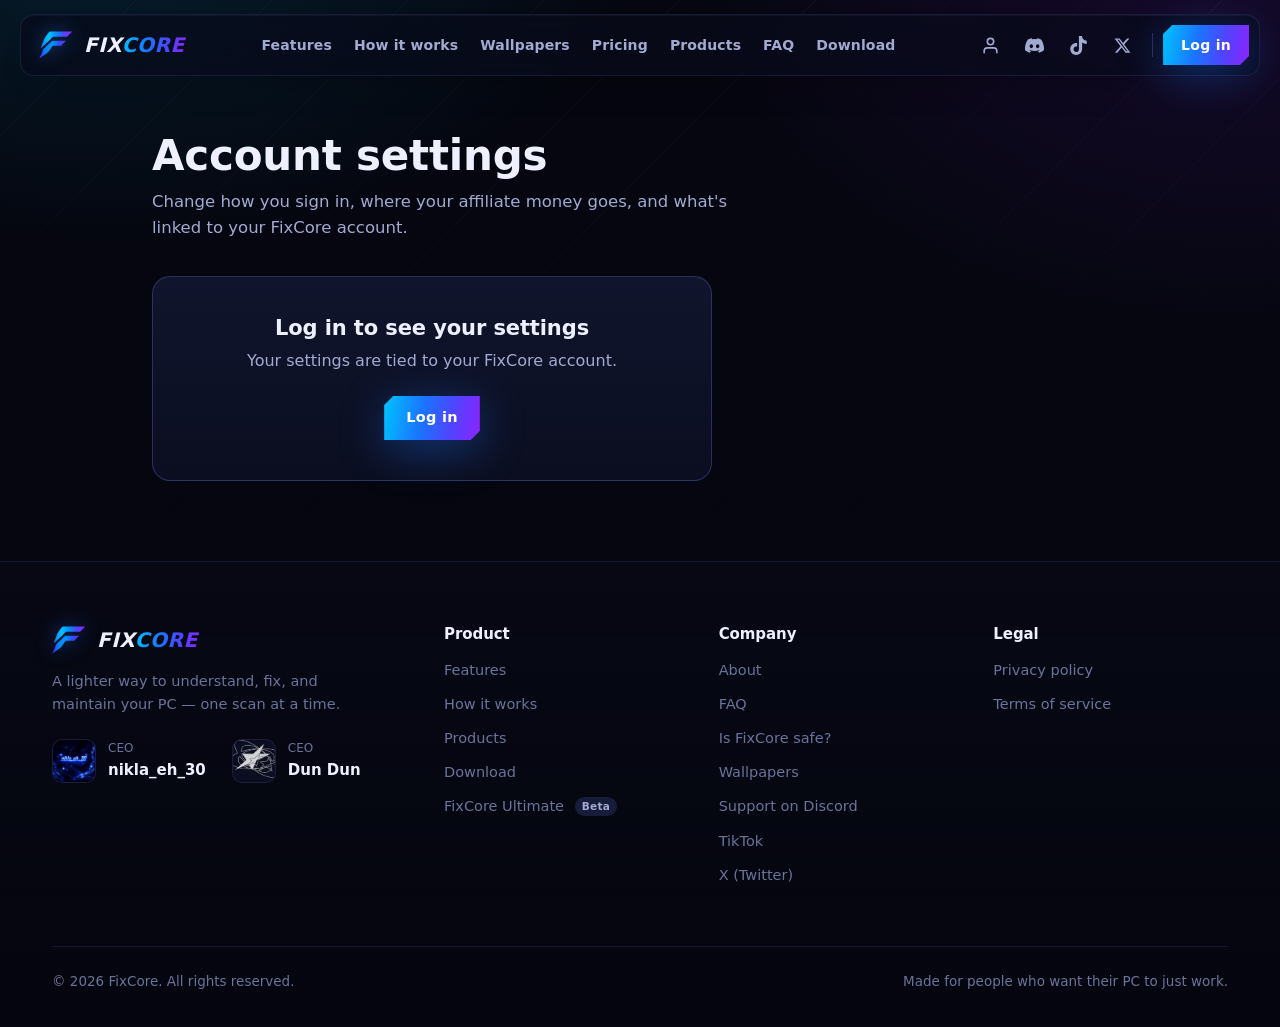
<file: settings.html>
<!DOCTYPE html>
<html lang="en">
<head>
<meta charset="UTF-8">
<meta http-equiv="Content-Security-Policy" content="default-src 'self'; script-src 'self'; style-src 'self' 'unsafe-inline' https://fonts.googleapis.com; font-src 'self' data: https://fonts.gstatic.com; img-src 'self' data: https://cdn.discordapp.com https://media.discordapp.net; connect-src 'self' https://web-production-fae792.up.railway.app https://worker-production-8250.up.railway.app https://discord.com https://discordapp.com; object-src 'none'; base-uri 'self'; form-action 'self'">
<meta name="referrer" content="strict-origin-when-cross-origin">
<meta name="viewport" content="width=device-width, initial-scale=1.0">
<title>Account settings — FixCore</title>
<meta name="description" content="Manage your FixCore account: email, password, Discord, payout details.">
<meta name="robots" content="noindex">
<meta name="theme-color" content="#05060f">
<meta property="og:type" content="website">
<meta property="og:site_name" content="FixCore">
<meta property="og:title" content="Account settings — FixCore">
<meta property="og:description" content="Manage your FixCore account: email, password, Discord, payout details.">
<meta property="og:image" content="https://fixcorepc.com/assets/og-banner.jpg">
<meta property="og:image:width" content="1600">
<meta property="og:image:height" content="640">
<meta property="og:image:alt" content="FixCore — Scan, Fix, Optimize">
<meta name="twitter:image" content="https://fixcorepc.com/assets/og-banner.jpg">
<meta name="twitter:card" content="summary_large_image">
<link rel="icon" type="image/svg+xml" href="assets/fixcore-logo.svg">
<link rel="icon" type="image/png" sizes="32x32" href="assets/favicon-32.png">
<link rel="icon" type="image/png" sizes="192x192" href="assets/favicon-192.png">
<link rel="apple-touch-icon" sizes="180x180" href="assets/apple-touch-icon.png">
<link rel="preconnect" href="https://fonts.googleapis.com">
<link rel="preconnect" href="https://fonts.gstatic.com" crossorigin>
<link href="https://fonts.googleapis.com/css2?family=Archivo:wght@400;500;600;700&family=Chakra+Petch:ital,wght@0,500;0,600;0,700;1,600;1,700&family=JetBrains+Mono:wght@500&display=swap" rel="stylesheet">
<link rel="stylesheet" href="assets/fixcore.css?v=23">
<style>
.set-wrap{max-width:1040px;}
.set-head{margin-bottom:34px;}
.set-head h1{font-size:clamp(30px,3.4vw,42px);margin-bottom:10px;}
.set-head p{color:var(--text-2);font-size:16.5px;max-width:600px;}
.set-layout{display:grid;grid-template-columns:200px 1fr;gap:36px;align-items:start;}
.set-nav{position:sticky;top:calc(var(--header-h) + 20px);display:flex;flex-direction:column;border-left:1px solid var(--line-2);}
.set-nav a{padding:9px 0 9px 16px;margin-left:-1px;border-left:2px solid transparent;color:var(--text-2);font-size:14.5px;text-decoration:none;}
.set-nav a:hover{color:var(--text);}
.set-nav a.is-on{color:var(--text);border-left-color:var(--cyan);}
.set-nav a.danger{color:var(--danger);margin-top:12px;}
.set-sections{display:flex;flex-direction:column;gap:20px;min-width:0;}
.set-card{padding:28px;border-radius:var(--r-lg);border:1px solid var(--line-2);background:linear-gradient(180deg,var(--panel-2),var(--panel));scroll-margin-top:calc(var(--header-h) + 20px);}
.set-card h2{font-size:21px;margin-bottom:6px;}
.set-desc{color:var(--text-2);font-size:14.5px;margin-bottom:20px;max-width:560px;}
.set-card .field{max-width:420px;}
.set-state{max-width:560px;text-align:center;padding:40px 32px;}
.set-state p{color:var(--text-2);margin:8px 0 22px;}
.set-profile{display:flex;align-items:center;gap:18px;}
.set-profile .avatar{width:64px;height:64px;font-size:22px;flex-shrink:0;}
.set-profile h2{margin-bottom:2px;}
.set-profile p{color:var(--text-2);font-size:14.5px;}
.muted{color:var(--text-3);font-size:13px;}
.set-row{display:flex;align-items:center;gap:14px;flex-wrap:wrap;}
.set-link{color:var(--link);font-size:14px;}
.set-msg{font-size:13.5px;margin:-4px 0 14px;color:var(--text-2);}
.set-msg:empty{display:none;}
.set-msg.ok{color:var(--ok);}
.set-msg.err{color:var(--danger);}
.set-discord{display:flex;align-items:center;gap:14px;padding:14px 16px;margin-bottom:18px;border:1px solid rgba(88,101,242,.35);background:rgba(88,101,242,.08);border-radius:var(--r);max-width:420px;}
.set-discord-mark{width:38px;height:38px;border-radius:50%;display:flex;align-items:center;justify-content:center;background:var(--discord);color:#fff;flex-shrink:0;}
.set-discord-mark svg{width:20px;height:20px;}
.set-discord div{display:flex;flex-direction:column;}
.set-warn{font-size:14px;color:var(--warn);background:rgba(255,180,84,.08);border:1px solid rgba(255,180,84,.3);border-radius:var(--r);padding:12px 14px;margin-bottom:18px;max-width:560px;}
.set-confirm{margin-top:20px;padding-top:20px;border-top:1px solid var(--line-2);}
.set-confirm > p{color:var(--text-2);font-size:14px;margin-bottom:16px;max-width:520px;}
.set-tabs{display:inline-flex;gap:4px;padding:4px;margin-bottom:18px;border:1px solid var(--line-2);border-radius:var(--r);background:var(--bg-2);}
.set-tab{border:0;background:none;color:var(--text-2);font:inherit;font-size:14px;padding:8px 16px;border-radius:8px;cursor:pointer;}
.set-tab.active{background:var(--panel-3);color:var(--text);}
.set-pill{display:inline-block;vertical-align:middle;margin-left:8px;font-size:12px;font-weight:600;padding:3px 10px;border-radius:999px;border:1px solid var(--line-2);color:var(--text-3);font-family:var(--font-body);}
.set-pill.on{color:var(--ok);border-color:rgba(53,224,140,.4);background:rgba(53,224,140,.08);}
.set-sub{font-size:15px;margin:4px 0 14px;color:var(--text);}
.set-row-tight{margin:12px 0 4px;}
.set-warn .field{margin-top:14px;}
.set-list{list-style:none;margin:0 0 20px;padding:0;border-top:1px solid var(--line-2);max-width:620px;}
.set-list li{display:flex;justify-content:space-between;align-items:center;gap:14px;padding:12px 0;border-bottom:1px solid var(--line-2);font-size:14px;}
.set-list li b{display:block;font-weight:600;color:var(--text);}
.set-list li small{color:var(--text-3);font-size:12.5px;}
.set-list li .right{text-align:right;flex-shrink:0;}
.set-list li a{color:var(--link);font-size:13.5px;}
.set-list .empty{color:var(--text-3);justify-content:flex-start;}
.set-tag{display:inline-block;font-size:11.5px;padding:2px 8px;border-radius:999px;border:1px solid rgba(255,107,129,.4);color:var(--danger);margin-left:6px;}
.set-switch{display:flex;align-items:flex-start;gap:14px;padding:12px 0;cursor:pointer;max-width:560px;}
.set-switch input{position:absolute;opacity:0;pointer-events:none;}
.set-switch-ui{flex-shrink:0;width:42px;height:24px;border-radius:999px;background:var(--bg-2);border:1px solid var(--line-2);position:relative;transition:background .2s,border-color .2s;margin-top:2px;}
.set-switch-ui::after{content:"";position:absolute;top:3px;left:3px;width:16px;height:16px;border-radius:50%;background:var(--text-3);transition:transform .2s,background .2s;}
.set-switch input:checked + .set-switch-ui{background:rgba(0,196,255,.18);border-color:rgba(0,196,255,.6);}
.set-switch input:checked + .set-switch-ui::after{transform:translateX(18px);background:var(--cyan);}
.set-switch input:focus-visible + .set-switch-ui{outline:2px solid var(--cyan);outline-offset:2px;}
.set-switch b{display:block;font-weight:600;font-size:14.5px;}
.set-switch small{display:block;color:var(--text-3);font-size:13px;margin-top:2px;}
.set-danger{border-color:rgba(255,107,129,.35);}
.set-danger h2{color:var(--danger);}
.btn-danger{color:var(--danger);}
.btn-danger:hover::before{background:var(--danger);}
.set-tab:focus-visible,.set-nav a:focus-visible{outline:2px solid var(--cyan);outline-offset:2px;}
@media (max-width:820px){
  .set-layout{grid-template-columns:1fr;gap:20px;}
  .set-nav{position:static;flex-direction:row;flex-wrap:wrap;gap:6px;border-left:0;}
  .set-nav a{border:1px solid var(--line-2);border-radius:999px;padding:6px 12px;margin:0;font-size:13px;}
  .set-nav a.danger{margin-top:0;}
  .set-nav a.is-on{border-color:var(--cyan);}
  .set-card{padding:22px;}
}
</style>
<script src="assets/site-status.js?v=1"></script>
</head>
<body class="page-settings" id="top">
<svg class="svg-defs" aria-hidden="true" focusable="false"><defs><linearGradient id="fxIcon" gradientUnits="userSpaceOnUse" x1="2" y1="2" x2="22" y2="22"><stop offset="0" stop-color="#2ad4ff"/><stop offset=".55" stop-color="#3f7dff"/><stop offset="1" stop-color="#a64dff"/></linearGradient></defs></svg>
<a class="skip-link" href="#main">Skip to content</a>
<div class="page-bg" aria-hidden="true"></div>

<header class="site-header" id="siteHeader">
  <nav class="nav" aria-label="Main">
    <a class="brand" href="index.html" aria-label="FixCore home">
      <img class="brand-mark" src="assets/fixcore-logo.svg" alt="" width="34" height="28">
      <span class="brand-word">FIX<span>CORE</span></span>
    </a>
    <ul class="nav-links" id="navLinks">
      <li><a href="index.html#features">Features</a></li>
      <li><a href="index.html#how-it-works">How it works</a></li>
      <li><a href="index.html#wallpapers">Wallpapers</a></li>
      <li><a href="index.html#pricing">Pricing</a></li>
      <li><a href="products.html">Products</a></li>
      <li><a href="index.html#faq">FAQ</a></li>
      <li><a href="download.html">Download</a></li>
      <li id="dashNavLink" style="display:none;"><a href="index.html#dashboard">Dashboard</a></li>
    </ul>
    <div class="nav-right">
      <button class="icon-btn" id="profileBtn" type="button" aria-label="Account" data-fc-profile><svg viewBox="0 0 24 24" fill="none" stroke="currentColor" stroke-width="2" stroke-linecap="round" stroke-linejoin="round" aria-hidden="true"><path d="M20 21v-2a4 4 0 0 0-4-4H8a4 4 0 0 0-4 4v2"/><circle cx="12" cy="7" r="4"/></svg></button>
      <a class="icon-btn nav-discord" href="https://discord.gg/xCGN2hXY8J" target="_blank" rel="noopener" aria-label="Join the FixCore Discord" title="Discord"><svg viewBox="0 0 24 24" fill="currentColor" aria-hidden="true"><path d="M20.317 4.369a19.79 19.79 0 0 0-4.885-1.515.074.074 0 0 0-.079.037c-.211.375-.444.865-.608 1.25a18.27 18.27 0 0 0-5.487 0 12.6 12.6 0 0 0-.617-1.25.077.077 0 0 0-.079-.037A19.74 19.74 0 0 0 3.677 4.37a.07.07 0 0 0-.032.027C.533 9.046-.32 13.58.099 18.058a.082.082 0 0 0 .031.056 19.9 19.9 0 0 0 5.993 3.03.078.078 0 0 0 .084-.028 14.09 14.09 0 0 0 1.226-1.994.076.076 0 0 0-.041-.106 13.1 13.1 0 0 1-1.872-.892.077.077 0 0 1-.008-.128c.126-.094.252-.192.372-.291a.074.074 0 0 1 .077-.01c3.928 1.793 8.18 1.793 12.062 0a.074.074 0 0 1 .078.009c.12.099.246.198.373.292a.077.077 0 0 1-.006.127 12.3 12.3 0 0 1-1.873.892.076.076 0 0 0-.04.107c.36.698.772 1.362 1.225 1.993a.076.076 0 0 0 .084.029 19.84 19.84 0 0 0 6.002-3.03.077.077 0 0 0 .032-.055c.5-5.177-.838-9.674-3.549-13.662a.06.06 0 0 0-.031-.028zM8.02 15.331c-1.183 0-2.157-1.085-2.157-2.419 0-1.333.955-2.419 2.157-2.419 1.211 0 2.176 1.096 2.157 2.42 0 1.333-.955 2.418-2.157 2.418zm7.975 0c-1.183 0-2.157-1.085-2.157-2.419 0-1.333.955-2.419 2.157-2.419 1.211 0 2.176 1.096 2.157 2.42 0 1.333-.946 2.418-2.157 2.418z"/></svg></a>
      <a class="icon-btn nav-discord nav-tiktok" href="https://www.tiktok.com/@fixcore_official" target="_blank" rel="noopener" aria-label="FixCore on TikTok" title="TikTok"><svg viewBox="0 0 24 24" fill="currentColor" aria-hidden="true"><path d="M12.525.02c1.31-.02 2.61-.01 3.91-.02.08 1.53.63 3.09 1.75 4.17 1.12 1.11 2.7 1.62 4.24 1.79v4.03c-1.44-.05-2.89-.35-4.2-.97-.57-.26-1.1-.59-1.62-.93-.01 2.92.01 5.84-.02 8.75-.08 1.4-.54 2.79-1.35 3.94-1.31 1.92-3.58 3.17-5.91 3.21-1.43.08-2.86-.31-4.08-1.03-2.02-1.19-3.44-3.37-3.65-5.71-.02-.5-.03-1-.01-1.49.18-1.9 1.12-3.72 2.58-4.96 1.66-1.44 3.98-2.13 6.15-1.72.02 1.48-.04 2.96-.04 4.44-.99-.32-2.15-.23-3.02.37-.63.41-1.11 1.04-1.36 1.75-.21.51-.15 1.07-.14 1.61.24 1.64 1.82 3.02 3.5 2.87 1.12-.01 2.19-.66 2.77-1.61.19-.33.4-.67.41-1.06.1-1.79.06-3.57.07-5.36.01-4.03-.01-8.05.02-12.07z"/></svg></a>
      <a class="icon-btn nav-discord nav-x" href="https://x.com/FixCore_tweaks" target="_blank" rel="noopener" aria-label="FixCore on X" title="X"><svg viewBox="0 0 24 24" fill="currentColor" aria-hidden="true"><path d="M17.75 3h3.07l-6.71 7.67L22 21h-6.18l-4.84-6.33L5.44 21H2.37l7.18-8.2L2 3h6.34l4.37 5.78L17.75 3zm-1.08 16.18h1.7L7.4 4.73H5.58l11.09 14.45z"/></svg></a>
      <span class="nav-sep" aria-hidden="true"></span>
      <div class="nav-actions" id="navActions"><a class="btn btn-primary" id="openLogin" href="index.html#account">Log in</a></div>
      <button class="hamburger" id="hamburger" type="button" aria-label="Toggle menu" aria-expanded="false" aria-controls="navLinks"><span></span><span></span><span></span></button>
    </div>
  </nav>
</header>

<main id="main" class="page-main">
  <div class="wrap set-wrap">
    <div class="set-head">
      <h1>Account settings</h1>
      <p id="setIntro">Change how you sign in, where your affiliate money goes, and what's linked to your FixCore account.</p>
    </div>

    <!-- shown while loading / when signed out -->
    <div class="set-card set-state" id="setLoading"><p>Loading your account…</p></div>
    <div class="set-card set-state" id="setSignedOut" hidden>
      <h2>Log in to see your settings</h2>
      <p>Your settings are tied to your FixCore account.</p>
      <a class="btn btn-primary" href="index.html#account">Log in</a>
    </div>
    <div class="set-card set-state" id="setDeleted" hidden>
      <h2>Your account was deleted</h2>
      <p>Everything saved on your FixCore account is gone. Apps you bought stay linked to your Discord account, so you can still use them.</p>
      <a class="btn btn-ghost" href="index.html">Back to FixCore</a>
    </div>

    <div class="set-layout" id="setMain" hidden>
      <nav class="set-nav" aria-label="Settings sections">
        <a href="#sec-profile">Profile</a>
        <a href="#sec-email">Email</a>
        <a href="#sec-password">Password</a>
        <a href="#sec-2fa">Two-step login</a>
        <a href="#sec-activity">Login activity</a>
        <a href="#sec-discord">Discord</a>
        <a href="#sec-orders">Orders</a>
        <a href="#sec-notify">Email updates</a>
        <a href="#sec-payout">Payout details</a>
        <a href="#sec-data">Your data</a>
        <a href="#sec-delete" class="danger">Delete account</a>
      </nav>

      <div class="set-sections">
        <section class="set-card" id="sec-profile">
          <div class="set-profile">
            <span id="setAvatar"></span>
            <div>
              <h2 id="setName">—</h2>
              <p id="setEmailLine">—</p>
              <p class="muted" id="setSince"></p>
            </div>
          </div>
        </section>

        <section class="set-card" id="sec-email">
          <h2>Email <span class="set-pill" id="verifyPill">Not verified</span></h2>
          <p class="set-desc">You log in with this address and receipts are sent here.</p>
          <div class="set-warn" id="verifyBox" hidden>
            Verify your email to see your orders here. We'll send a 6-digit code to <b id="verifyEmail"></b>.
            <div class="set-row set-row-tight">
              <button type="button" class="btn btn-ghost" id="verifySend">Send code</button>
            </div>
            <div id="verifyStep" hidden>
              <div class="field"><label for="verifyCode">Code</label><input type="text" id="verifyCode" inputmode="numeric" autocomplete="one-time-code" maxlength="6"></div>
              <button type="button" class="btn btn-primary" id="verifyGo">Verify email</button>
            </div>
            <p class="set-msg" id="verifyMsg" role="status"></p>
          </div>
          <h3 class="set-sub">Change email</h3>
          <div id="emailStep1">
            <div class="field"><label for="emailNew">New email</label><input type="email" id="emailNew" autocomplete="email" placeholder="you@example.com"></div>
            <div class="field"><label for="emailPw">Current password</label><input type="password" id="emailPw" autocomplete="current-password"></div>
            <p class="set-msg" id="emailMsg" role="status"></p>
            <button type="button" class="btn btn-primary" id="emailSave">Send code to new email</button>
          </div>
          <div id="emailStep2" hidden>
            <p class="set-desc">We sent a 6-digit code to <b id="emailNewHint"></b>. Enter it to finish. Your old address gets a notice when it changes.</p>
            <div class="field"><label for="emailCode">Code</label><input type="text" id="emailCode" inputmode="numeric" autocomplete="one-time-code" maxlength="6"></div>
            <p class="set-msg" id="emailMsg2" role="status"></p>
            <div class="set-row">
              <button type="button" class="btn btn-primary" id="emailConfirm">Change email</button>
              <button type="button" class="btn btn-text" id="emailCancel">Cancel</button>
            </div>
          </div>
        </section>

        <section class="set-card" id="sec-password">
          <h2>Password</h2>
          <p class="set-desc">Changing your password signs you out on every other device.</p>
          <div class="field"><label for="pwCurrent">Current password</label><input type="password" id="pwCurrent" autocomplete="current-password"></div>
          <div class="field"><label for="pwNew">New password</label><input type="password" id="pwNew" autocomplete="new-password" placeholder="At least 8 characters"></div>
          <div class="field"><label for="pwRepeat">Repeat new password</label><input type="password" id="pwRepeat" autocomplete="new-password"></div>
          <p class="set-msg" id="pwMsg" role="status"></p>
          <div class="set-row">
            <button type="button" class="btn btn-primary" id="pwSave">Change password</button>
            <a class="set-link" href="index.html#account">Forgot your password?</a>
          </div>
        </section>

        <section class="set-card" id="sec-2fa">
          <h2>Two-step login <span class="set-pill" id="twofaPill">Off</span></h2>
          <p class="set-desc">When it's on, we email you a 6-digit code every time you log in. Someone who learns your password still can't get into your account without your email.</p>
          <div id="twofaOff">
            <button type="button" class="btn btn-primary" id="twofaOpen">Turn on</button>
            <div class="set-confirm" id="twofaStep1" hidden>
              <div class="field"><label for="twofaPw">Current password</label><input type="password" id="twofaPw" autocomplete="current-password"></div>
              <p class="set-msg" id="twofaMsg1" role="status"></p>
              <div class="set-row">
                <button type="button" class="btn btn-primary" id="twofaSend">Email me a code</button>
                <button type="button" class="btn btn-text" id="twofaCancel1">Cancel</button>
              </div>
            </div>
            <div class="set-confirm" id="twofaStep2" hidden>
              <p>We sent a 6-digit code to <b id="twofaHint"></b>. Enter it to turn on two-step login.</p>
              <div class="field"><label for="twofaCode">Code</label><input type="text" id="twofaCode" inputmode="numeric" autocomplete="one-time-code" maxlength="6"></div>
              <p class="set-msg" id="twofaMsg2" role="status"></p>
              <div class="set-row">
                <button type="button" class="btn btn-primary" id="twofaEnable">Turn on two-step login</button>
                <button type="button" class="btn btn-text" id="twofaCancel2">Cancel</button>
              </div>
            </div>
          </div>
          <div id="twofaOn" hidden>
            <button type="button" class="btn btn-ghost" id="twofaOffOpen">Turn off</button>
            <div class="set-confirm" id="twofaOffStep" hidden>
              <p>Without two-step login, your password is all anyone needs to get into your account.</p>
              <div class="field"><label for="twofaOffPw">Current password</label><input type="password" id="twofaOffPw" autocomplete="current-password"></div>
              <p class="set-msg" id="twofaMsg3" role="status"></p>
              <div class="set-row">
                <button type="button" class="btn btn-ghost" id="twofaDisable">Turn off two-step login</button>
                <button type="button" class="btn btn-text" id="twofaCancel3">Cancel</button>
              </div>
            </div>
          </div>
        </section>

        <section class="set-card" id="sec-activity">
          <h2>Login activity</h2>
          <p class="set-desc">The last times someone logged in to your account. Don't recognise one? Change your password and log out everywhere.</p>
          <ul class="set-list" id="historyList"></ul>
          <p class="set-msg" id="logoutMsg" role="status"></p>
          <button type="button" class="btn btn-ghost" id="logoutAll">Log out everywhere else</button>
        </section>

        <section class="set-card" id="sec-discord">
          <h2>Discord</h2>
          <p class="set-desc">Your purchases, downloads and referral code come from the Discord account linked here.</p>
          <div class="set-discord" id="discordLinked" hidden>
            <span class="set-discord-mark" aria-hidden="true"><svg viewBox="0 0 24 24" fill="currentColor"><path d="M20.317 4.369a19.79 19.79 0 0 0-4.885-1.515.074.074 0 0 0-.079.037c-.211.375-.444.865-.608 1.25a18.27 18.27 0 0 0-5.487 0 12.6 12.6 0 0 0-.617-1.25.077.077 0 0 0-.079-.037A19.74 19.74 0 0 0 3.677 4.37a.07.07 0 0 0-.032.027C.533 9.046-.32 13.58.099 18.058a.082.082 0 0 0 .031.056 19.9 19.9 0 0 0 5.993 3.03.078.078 0 0 0 .084-.028 14.09 14.09 0 0 0 1.226-1.994.076.076 0 0 0-.041-.106 13.1 13.1 0 0 1-1.872-.892.077.077 0 0 1-.008-.128c.126-.094.252-.192.372-.291a.074.074 0 0 1 .077-.01c3.928 1.793 8.18 1.793 12.062 0a.074.074 0 0 1 .078.009c.12.099.246.198.373.292a.077.077 0 0 1-.006.127 12.3 12.3 0 0 1-1.873.892.076.076 0 0 0-.04.107c.36.698.772 1.362 1.225 1.993a.076.076 0 0 0 .084.029 19.84 19.84 0 0 0 6.002-3.03.077.077 0 0 0 .032-.055c.5-5.177-.838-9.674-3.549-13.662a.06.06 0 0 0-.031-.028zM8.02 15.331c-1.183 0-2.157-1.085-2.157-2.419 0-1.333.955-2.419 2.157-2.419 1.211 0 2.176 1.096 2.157 2.42 0 1.333-.955 2.418-2.157 2.418zm7.975 0c-1.183 0-2.157-1.085-2.157-2.419 0-1.333.955-2.419 2.157-2.419 1.211 0 2.176 1.096 2.157 2.42 0 1.333-.946 2.418-2.157 2.418z"/></svg></span>
            <div><b id="discordName">—</b><span class="muted" id="discordHandle"></span></div>
          </div>
          <div class="set-warn" id="discordMissing" hidden>No Discord account is linked. Link one to see your purchases and download your apps.</div>
          <div class="set-row">
            <button type="button" class="btn btn-discord" id="discordLinkBtn">Link Discord</button>
            <button type="button" class="btn btn-ghost" id="discordUnlinkBtn" hidden>Remove Discord</button>
          </div>
          <div class="set-confirm" id="unlinkConfirm" hidden>
            <p>Without Discord you can't see your purchases, download your apps or use your referral link until you link an account again.</p>
            <div class="field"><label for="unlinkPw">Current password</label><input type="password" id="unlinkPw" autocomplete="current-password"></div>
            <p class="set-msg" id="unlinkMsg" role="status"></p>
            <div class="set-row">
              <button type="button" class="btn btn-ghost" id="unlinkGo">Remove Discord</button>
              <button type="button" class="btn btn-text" id="unlinkCancel">Cancel</button>
            </div>
          </div>
        </section>

        <section class="set-card" id="sec-orders">
          <h2>Orders</h2>
          <p class="set-desc">Things you've bought with this email, with a link to your license key.</p>
          <ul class="set-list" id="ordersList"></ul>
          <p class="set-msg" id="ordersMsg" role="status"></p>
        </section>

        <section class="set-card" id="sec-notify">
          <h2>Email updates</h2>
          <p class="set-desc">Pick what we may email you about. Receipts and security emails are always sent.</p>
          <label class="set-switch"><input type="checkbox" id="notifyUpdates"><span class="set-switch-ui" aria-hidden="true"></span><span><b>New versions</b><small>When FixCore, Ultimate or NettBoost gets an update.</small></span></label>
          <label class="set-switch"><input type="checkbox" id="notifyOffers"><span class="set-switch-ui" aria-hidden="true"></span><span><b>Offers and news</b><small>Sales, discount codes and new products. A few times a year.</small></span></label>
          <p class="set-msg" id="notifyMsg" role="status"></p>
        </section>

        <section class="set-card" id="sec-payout">
          <h2>Payout details</h2>
          <p class="set-desc">Save where your affiliate payouts should go, so you don't have to type it every time you cash out.</p>
          <div class="set-tabs" role="tablist" aria-label="Payout method">
            <button type="button" class="set-tab active" role="tab" aria-selected="true" data-method="paypal">PayPal</button>
            <button type="button" class="set-tab" role="tab" aria-selected="false" data-method="bank">Bank transfer</button>
          </div>
          <div data-for="paypal">
            <div class="field"><label for="ppEmail">PayPal email</label><input type="email" id="ppEmail" autocomplete="email" placeholder="you@example.com"></div>
          </div>
          <div data-for="bank" hidden>
            <div class="field"><label for="bankHolder">Account holder name</label><input type="text" id="bankHolder" autocomplete="name"></div>
            <div class="field"><label for="bankAccount">Account number or IBAN</label><input type="text" id="bankAccount" autocomplete="off" spellcheck="false"></div>
            <div class="field"><label for="bankSwift">SWIFT/BIC <span class="opt">(only for accounts outside Norway)</span></label><input type="text" id="bankSwift" autocomplete="off" spellcheck="false"></div>
          </div>
          <p class="set-msg" id="payoutMsg" role="status"></p>
          <div class="set-row">
            <button type="button" class="btn btn-primary" id="payoutSave">Save payout details</button>
            <button type="button" class="btn btn-text" id="payoutClear" hidden>Remove saved details</button>
          </div>
        </section>

        <section class="set-card" id="sec-data">
          <h2>Your data</h2>
          <p class="set-desc">Download a copy of everything FixCore has saved about your account, as a JSON file. Passwords and codes aren't included.</p>
          <p class="set-msg" id="exportMsg" role="status"></p>
          <button type="button" class="btn btn-ghost" id="exportBtn">Download my data</button>
        </section>

        <section class="set-card set-danger" id="sec-delete">
          <h2>Delete account</h2>
          <p class="set-desc">This deletes your FixCore account, referral code and affiliate history for good. Apps you bought stay linked to your Discord account.</p>
          <p class="set-warn" id="deleteBalance" hidden></p>
          <button type="button" class="btn btn-ghost btn-danger" id="deleteOpen">Delete my account</button>
          <div class="set-confirm" id="deleteConfirm" hidden>
            <div class="field"><label for="deleteWord">Type DELETE to confirm</label><input type="text" id="deleteWord" autocomplete="off" spellcheck="false"></div>
            <div class="field"><label for="deletePw">Current password</label><input type="password" id="deletePw" autocomplete="current-password"></div>
            <p class="set-msg" id="deleteMsg" role="status"></p>
            <div class="set-row">
              <button type="button" class="btn btn-ghost btn-danger" id="deleteGo">Delete account forever</button>
              <button type="button" class="btn btn-text" id="deleteCancel">Cancel</button>
            </div>
          </div>
        </section>
      </div>
    </div>
  </div>
</main>

<footer class="site-footer">
  <div class="wrap">
    <div class="footer-grid">
      <div class="footer-brand">
        <a class="brand" href="index.html" aria-label="FixCore home">
          <img class="brand-mark" src="assets/fixcore-logo.svg" alt="" width="34" height="28">
          <span class="brand-word">FIX<span>CORE</span></span>
        </a>
        <p>A lighter way to understand, fix, and maintain your PC — one scan at a time.</p>
        <div class="ceo-credits">
          <div class="ceo-credit"><img src="assets/ceo-nikla.png" alt="" width="44" height="44" loading="lazy"><div><span class="ceo-role">CEO</span><span class="ceo-name">nikla_eh_30</span></div></div>
          <div class="ceo-credit"><img src="assets/ceo-dundun.png" alt="" width="44" height="44" loading="lazy"><div><span class="ceo-role">CEO</span><span class="ceo-name">Dun Dun</span></div></div>
        </div>
      </div>
      <div class="footer-col">
        <h4>Product</h4>
        <a href="index.html#features">Features</a>
        <a href="index.html#how-it-works">How it works</a>
        <a href="products.html">Products</a>
        <a href="download.html">Download</a>
        <a href="fixcore-ultimate.html">FixCore Ultimate <span class="footer-soon">Beta</span></a>
      </div>
      <div class="footer-col">
        <h4>Company</h4>
        <a href="index.html#about">About</a>
        <a href="index.html#faq">FAQ</a>
        <a href="safety.html">Is FixCore safe?</a>
        <a href="index.html#wallpapers">Wallpapers</a>
        <a href="https://discord.gg/xCGN2hXY8J" target="_blank" rel="noopener">Support on Discord</a>
        <a href="https://www.tiktok.com/@fixcore_official" target="_blank" rel="noopener">TikTok</a>
        <a href="https://x.com/FixCore_tweaks" target="_blank" rel="noopener">X (Twitter)</a>
      </div>
      <div class="footer-col">
        <h4>Legal</h4>
        <a href="privacy.html">Privacy policy</a>
        <a href="terms.html">Terms of service</a>
      </div>
    </div>
    <div class="footer-bottom">
      <span>© <span data-year>2026</span> FixCore. All rights reserved.</span>
      <span>Made for people who want their PC to just work.</span>
    </div>
  </div>
</footer>

<div class="toast" id="toast"><span class="dot"></span><span id="toastText"></span></div>

<script src="assets/settings.js?v=3"></script>
<script src="assets/fixcore-shell.js?v=22"></script>
</body>
</html>
</file>
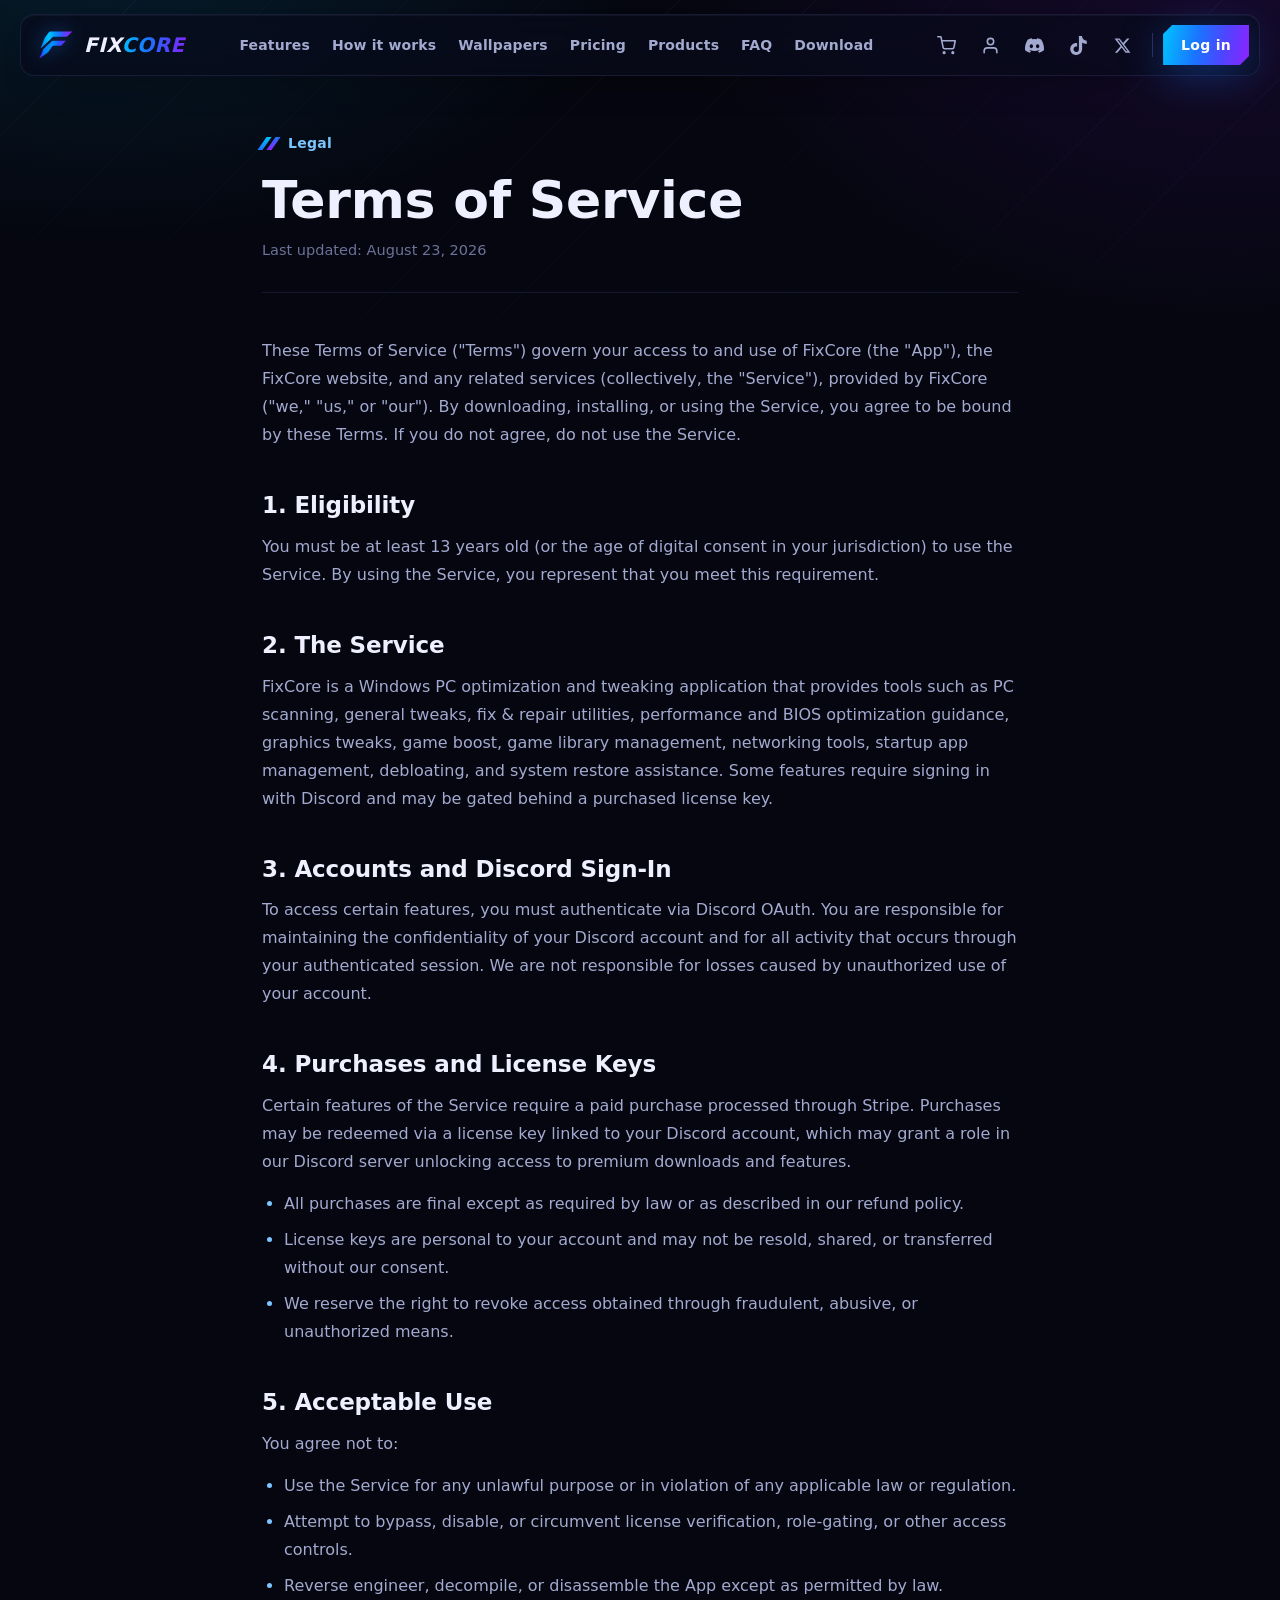
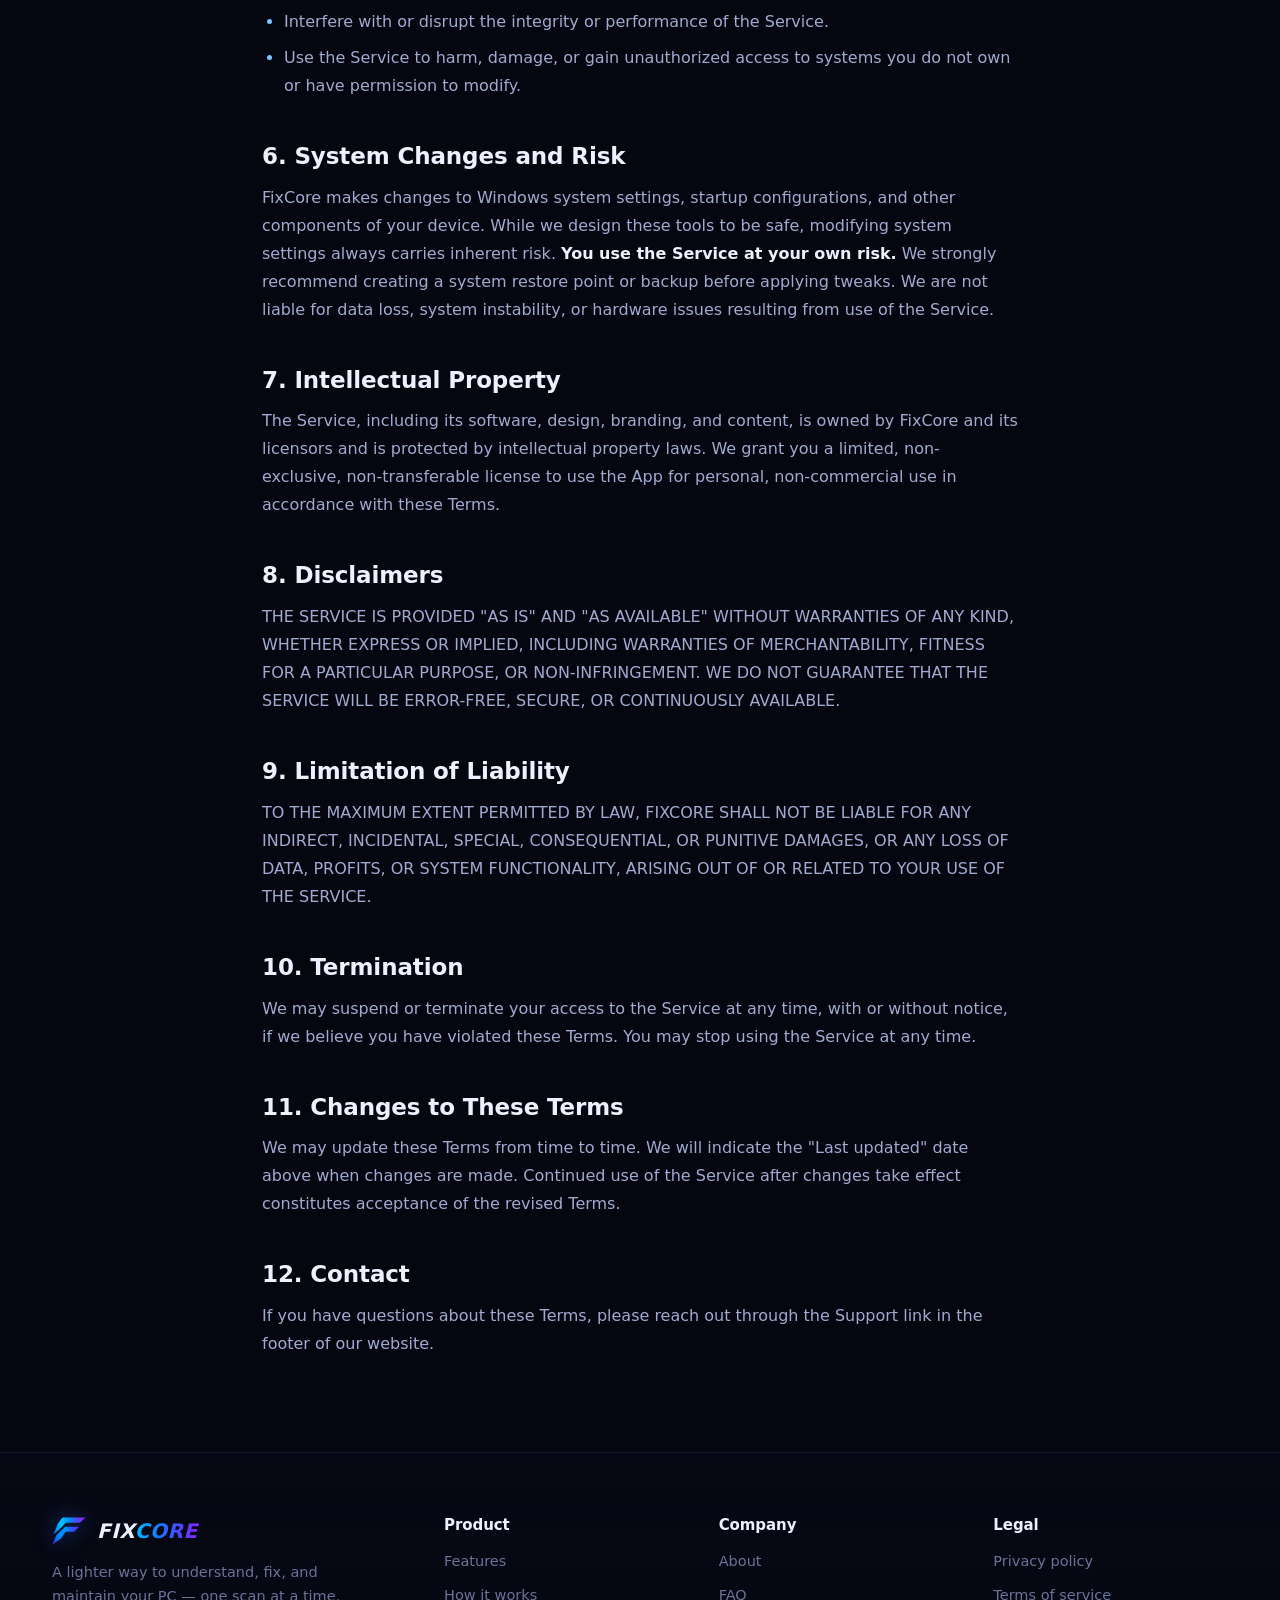
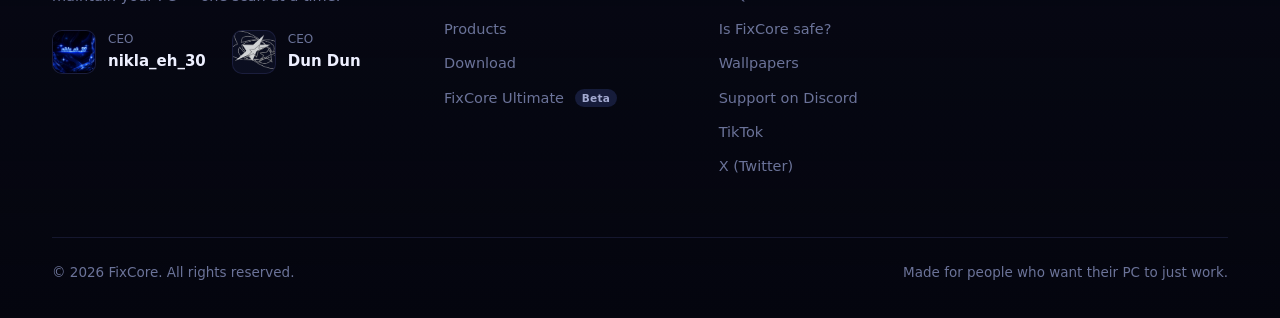
<file: terms.html>
<!DOCTYPE html>
<html lang="en">
<head>
<meta charset="UTF-8">
<meta http-equiv="Content-Security-Policy" content="default-src 'self'; script-src 'self' 'sha256-+94ZD9GLDngssxlo7Octzxsce6UKiN4XcjlsjBi/CuE='; style-src 'self' 'unsafe-inline' https://fonts.googleapis.com; font-src 'self' data: https://fonts.gstatic.com; img-src 'self' data: https://cdn.discordapp.com https://media.discordapp.net; connect-src 'self' https://web-production-fae792.up.railway.app https://worker-production-8250.up.railway.app https://discord.com https://discordapp.com; object-src 'none'; base-uri 'self'; form-action 'self'">
<meta name="referrer" content="strict-origin-when-cross-origin">
<meta name="viewport" content="width=device-width, initial-scale=1.0">
<title>Terms of Service — FixCore</title>
<meta name="description" content="The terms that apply when you use FixCore, NettBoost and fixcorepc.com.">
<link rel="canonical" href="https://fixcorepc.com/terms.html">
<meta property="og:url" content="https://fixcorepc.com/terms.html">
<script type="application/ld+json">{"@context": "https://schema.org", "@graph": [{"@type": "Organization", "@id": "https://fixcorepc.com/#org", "name": "FixCore", "url": "https://fixcorepc.com/", "logo": "https://fixcorepc.com/assets/fixcore-logo-512.png", "sameAs": ["https://discord.gg/xCGN2hXY8J", "https://www.tiktok.com/@fixcore_official"], "description": "FixCore makes Windows optimization and repair software: FixCore 2.1 and NettBoost."}]}</script>
<meta name="theme-color" content="#05060f">
<meta property="og:type" content="website">
<meta property="og:site_name" content="FixCore">
<meta property="og:title" content="Terms of Service — FixCore">
<meta property="og:description" content="The terms that apply when you use FixCore, NettBoost and fixcorepc.com.">
<meta property="og:image" content="https://fixcorepc.com/assets/og-banner.jpg">
<meta property="og:image:width" content="1600">
<meta property="og:image:height" content="640">
<meta property="og:image:alt" content="FixCore — Scan, Fix, Optimize">
<meta name="twitter:image" content="https://fixcorepc.com/assets/og-banner.jpg">
<meta name="twitter:card" content="summary_large_image">
<link rel="icon" type="image/svg+xml" href="assets/fixcore-logo.svg">
<link rel="icon" type="image/png" sizes="32x32" href="assets/favicon-32.png">
<link rel="icon" type="image/png" sizes="192x192" href="assets/favicon-192.png">
<link rel="apple-touch-icon" sizes="180x180" href="assets/apple-touch-icon.png">
<link rel="preconnect" href="https://fonts.googleapis.com">
<link rel="preconnect" href="https://fonts.gstatic.com" crossorigin>
<link href="https://fonts.googleapis.com/css2?family=Archivo:wght@400;500;600;700&family=Chakra+Petch:ital,wght@0,500;0,600;0,700;1,600;1,700&family=JetBrains+Mono:wght@500&display=swap" rel="stylesheet">
<link rel="stylesheet" href="assets/fixcore.css?v=23">
<script src="assets/login-2fa.js?v=1"></script>
<script src="assets/site-status.js?v=1"></script>
</head>
<body class="page-terms" id="top">
<svg class="svg-defs" aria-hidden="true" focusable="false"><defs><linearGradient id="fxIcon" gradientUnits="userSpaceOnUse" x1="2" y1="2" x2="22" y2="22"><stop offset="0" stop-color="#2ad4ff"/><stop offset=".55" stop-color="#3f7dff"/><stop offset="1" stop-color="#a64dff"/></linearGradient></defs></svg>
<a class="skip-link" href="#main">Skip to content</a>
<div class="page-bg" aria-hidden="true"></div>

<header class="site-header" id="siteHeader">
  <nav class="nav" aria-label="Main">
    <a class="brand" href="index.html" aria-label="FixCore home">
      <img class="brand-mark" src="assets/fixcore-logo.svg" alt="" width="34" height="28">
      <span class="brand-word">FIX<span>CORE</span></span>
    </a>
    <ul class="nav-links" id="navLinks">
      <li><a href="index.html#features">Features</a></li>
      <li><a href="index.html#how-it-works">How it works</a></li>
      <li><a href="index.html#wallpapers">Wallpapers</a></li>
      <li><a href="index.html#pricing">Pricing</a></li>
      <li><a href="products.html">Products</a></li>
      <li><a href="index.html#faq">FAQ</a></li>
      <li><a href="download.html">Download</a></li>
      <li id="dashNavLink" style="display:none;"><a href="index.html#dashboard">Dashboard</a></li>
    </ul>
    <div class="nav-right">
      <button class="icon-btn cart-btn" id="cartBtn" type="button" aria-label="Open cart">
        <svg viewBox="0 0 24 24" fill="none" stroke="currentColor" stroke-width="2" stroke-linecap="round" stroke-linejoin="round" aria-hidden="true"><circle cx="9" cy="21" r="1"/><circle cx="20" cy="21" r="1"/><path d="M1 1h4l2.7 13.4a2 2 0 0 0 2 1.6h9.7a2 2 0 0 0 2-1.6L23 6H6"/></svg>
        <span class="cart-badge" id="cartBadge">0</span>
      </button>
      <button class="icon-btn" id="profileBtn" type="button" aria-label="Account" data-fc-profile><svg viewBox="0 0 24 24" fill="none" stroke="currentColor" stroke-width="2" stroke-linecap="round" stroke-linejoin="round" aria-hidden="true"><path d="M20 21v-2a4 4 0 0 0-4-4H8a4 4 0 0 0-4 4v2"/><circle cx="12" cy="7" r="4"/></svg></button>
      <a class="icon-btn nav-discord" href="https://discord.gg/xCGN2hXY8J" target="_blank" rel="noopener" aria-label="Join the FixCore Discord" title="Discord"><svg viewBox="0 0 24 24" fill="currentColor" aria-hidden="true"><path d="M20.317 4.369a19.79 19.79 0 0 0-4.885-1.515.074.074 0 0 0-.079.037c-.211.375-.444.865-.608 1.25a18.27 18.27 0 0 0-5.487 0 12.6 12.6 0 0 0-.617-1.25.077.077 0 0 0-.079-.037A19.74 19.74 0 0 0 3.677 4.37a.07.07 0 0 0-.032.027C.533 9.046-.32 13.58.099 18.058a.082.082 0 0 0 .031.056 19.9 19.9 0 0 0 5.993 3.03.078.078 0 0 0 .084-.028 14.09 14.09 0 0 0 1.226-1.994.076.076 0 0 0-.041-.106 13.1 13.1 0 0 1-1.872-.892.077.077 0 0 1-.008-.128c.126-.094.252-.192.372-.291a.074.074 0 0 1 .077-.01c3.928 1.793 8.18 1.793 12.062 0a.074.074 0 0 1 .078.009c.12.099.246.198.373.292a.077.077 0 0 1-.006.127 12.3 12.3 0 0 1-1.873.892.076.076 0 0 0-.04.107c.36.698.772 1.362 1.225 1.993a.076.076 0 0 0 .084.029 19.84 19.84 0 0 0 6.002-3.03.077.077 0 0 0 .032-.055c.5-5.177-.838-9.674-3.549-13.662a.06.06 0 0 0-.031-.028zM8.02 15.331c-1.183 0-2.157-1.085-2.157-2.419 0-1.333.955-2.419 2.157-2.419 1.211 0 2.176 1.096 2.157 2.42 0 1.333-.955 2.418-2.157 2.418zm7.975 0c-1.183 0-2.157-1.085-2.157-2.419 0-1.333.955-2.419 2.157-2.419 1.211 0 2.176 1.096 2.157 2.42 0 1.333-.946 2.418-2.157 2.418z"/></svg></a>
      <a class="icon-btn nav-discord nav-tiktok" href="https://www.tiktok.com/@fixcore_official" target="_blank" rel="noopener" aria-label="FixCore on TikTok" title="TikTok"><svg viewBox="0 0 24 24" fill="currentColor" aria-hidden="true"><path d="M12.525.02c1.31-.02 2.61-.01 3.91-.02.08 1.53.63 3.09 1.75 4.17 1.12 1.11 2.7 1.62 4.24 1.79v4.03c-1.44-.05-2.89-.35-4.2-.97-.57-.26-1.1-.59-1.62-.93-.01 2.92.01 5.84-.02 8.75-.08 1.4-.54 2.79-1.35 3.94-1.31 1.92-3.58 3.17-5.91 3.21-1.43.08-2.86-.31-4.08-1.03-2.02-1.19-3.44-3.37-3.65-5.71-.02-.5-.03-1-.01-1.49.18-1.9 1.12-3.72 2.58-4.96 1.66-1.44 3.98-2.13 6.15-1.72.02 1.48-.04 2.96-.04 4.44-.99-.32-2.15-.23-3.02.37-.63.41-1.11 1.04-1.36 1.75-.21.51-.15 1.07-.14 1.61.24 1.64 1.82 3.02 3.5 2.87 1.12-.01 2.19-.66 2.77-1.61.19-.33.4-.67.41-1.06.1-1.79.06-3.57.07-5.36.01-4.03-.01-8.05.02-12.07z"/></svg></a>
      <a class="icon-btn nav-discord nav-x" href="https://x.com/FixCore_tweaks" target="_blank" rel="noopener" aria-label="FixCore on X" title="X"><svg viewBox="0 0 24 24" fill="currentColor" aria-hidden="true"><path d="M17.75 3h3.07l-6.71 7.67L22 21h-6.18l-4.84-6.33L5.44 21H2.37l7.18-8.2L2 3h6.34l4.37 5.78L17.75 3zm-1.08 16.18h1.7L7.4 4.73H5.58l11.09 14.45z"/></svg></a>
      <span class="nav-sep" aria-hidden="true"></span>
      <div class="nav-actions" id="navActions"><button class="btn btn-primary" id="openLogin" type="button">Log in</button></div>
      <button class="hamburger" id="hamburger" type="button" aria-label="Toggle menu" aria-expanded="false" aria-controls="navLinks"><span></span><span></span><span></span></button>
    </div>
  </nav>
</header>

<main id="main" class="page-main">
  <div class="wrap legal-wrap">
    <header class="legal-head"><span class="kicker">Legal</span><h1>Terms of Service</h1><p class="updated">Last updated: August 23, 2026</p></header>

    <div class="legal">
      <p>These Terms of Service ("Terms") govern your access to and use of FixCore (the "App"), the FixCore website, and any related services (collectively, the "Service"), provided by FixCore ("we," "us," or "our"). By downloading, installing, or using the Service, you agree to be bound by these Terms. If you do not agree, do not use the Service.</p>

      <h2>1. Eligibility</h2>
      <p>You must be at least 13 years old (or the age of digital consent in your jurisdiction) to use the Service. By using the Service, you represent that you meet this requirement.</p>

      <h2>2. The Service</h2>
      <p>FixCore is a Windows PC optimization and tweaking application that provides tools such as PC scanning, general tweaks, fix &amp; repair utilities, performance and BIOS optimization guidance, graphics tweaks, game boost, game library management, networking tools, startup app management, debloating, and system restore assistance. Some features require signing in with Discord and may be gated behind a purchased license key.</p>

      <h2>3. Accounts and Discord Sign-In</h2>
      <p>To access certain features, you must authenticate via Discord OAuth. You are responsible for maintaining the confidentiality of your Discord account and for all activity that occurs through your authenticated session. We are not responsible for losses caused by unauthorized use of your account.</p>

      <h2>4. Purchases and License Keys</h2>
      <p>Certain features of the Service require a paid purchase processed through Stripe. Purchases may be redeemed via a license key linked to your Discord account, which may grant a role in our Discord server unlocking access to premium downloads and features.</p>
      <ul>
        <li>All purchases are final except as required by law or as described in our refund policy.</li>
        <li>License keys are personal to your account and may not be resold, shared, or transferred without our consent.</li>
        <li>We reserve the right to revoke access obtained through fraudulent, abusive, or unauthorized means.</li>
      </ul>

      <h2>5. Acceptable Use</h2>
      <p>You agree not to:</p>
      <ul>
        <li>Use the Service for any unlawful purpose or in violation of any applicable law or regulation.</li>
        <li>Attempt to bypass, disable, or circumvent license verification, role-gating, or other access controls.</li>
        <li>Reverse engineer, decompile, or disassemble the App except as permitted by law.</li>
        <li>Interfere with or disrupt the integrity or performance of the Service.</li>
        <li>Use the Service to harm, damage, or gain unauthorized access to systems you do not own or have permission to modify.</li>
      </ul>

      <h2>6. System Changes and Risk</h2>
      <p>FixCore makes changes to Windows system settings, startup configurations, and other components of your device. While we design these tools to be safe, modifying system settings always carries inherent risk. <strong>You use the Service at your own risk.</strong> We strongly recommend creating a system restore point or backup before applying tweaks. We are not liable for data loss, system instability, or hardware issues resulting from use of the Service.</p>

      <h2>7. Intellectual Property</h2>
      <p>The Service, including its software, design, branding, and content, is owned by FixCore and its licensors and is protected by intellectual property laws. We grant you a limited, non-exclusive, non-transferable license to use the App for personal, non-commercial use in accordance with these Terms.</p>

      <h2>8. Disclaimers</h2>
      <p>THE SERVICE IS PROVIDED "AS IS" AND "AS AVAILABLE" WITHOUT WARRANTIES OF ANY KIND, WHETHER EXPRESS OR IMPLIED, INCLUDING WARRANTIES OF MERCHANTABILITY, FITNESS FOR A PARTICULAR PURPOSE, OR NON-INFRINGEMENT. WE DO NOT GUARANTEE THAT THE SERVICE WILL BE ERROR-FREE, SECURE, OR CONTINUOUSLY AVAILABLE.</p>

      <h2>9. Limitation of Liability</h2>
      <p>TO THE MAXIMUM EXTENT PERMITTED BY LAW, FIXCORE SHALL NOT BE LIABLE FOR ANY INDIRECT, INCIDENTAL, SPECIAL, CONSEQUENTIAL, OR PUNITIVE DAMAGES, OR ANY LOSS OF DATA, PROFITS, OR SYSTEM FUNCTIONALITY, ARISING OUT OF OR RELATED TO YOUR USE OF THE SERVICE.</p>

      <h2>10. Termination</h2>
      <p>We may suspend or terminate your access to the Service at any time, with or without notice, if we believe you have violated these Terms. You may stop using the Service at any time.</p>

      <h2>11. Changes to These Terms</h2>
      <p>We may update these Terms from time to time. We will indicate the "Last updated" date above when changes are made. Continued use of the Service after changes take effect constitutes acceptance of the revised Terms.</p>

      <h2>12. Contact</h2>
      <p>If you have questions about these Terms, please reach out through the Support link in the footer of our website.</p>
    </div>
  </div>
</main>

<footer class="site-footer">
  <div class="wrap">
    <div class="footer-grid">
      <div class="footer-brand">
        <a class="brand" href="index.html" aria-label="FixCore home">
          <img class="brand-mark" src="assets/fixcore-logo.svg" alt="" width="34" height="28">
          <span class="brand-word">FIX<span>CORE</span></span>
        </a>
        <p>A lighter way to understand, fix, and maintain your PC — one scan at a time.</p>
        <div class="ceo-credits">
          <div class="ceo-credit"><img src="assets/ceo-nikla.png" alt="" width="44" height="44" loading="lazy"><div><span class="ceo-role">CEO</span><span class="ceo-name">nikla_eh_30</span></div></div>
          <div class="ceo-credit"><img src="assets/ceo-dundun.png" alt="" width="44" height="44" loading="lazy"><div><span class="ceo-role">CEO</span><span class="ceo-name">Dun Dun</span></div></div>
        </div>
      </div>
      <div class="footer-col">
        <h4>Product</h4>
        <a href="index.html#features">Features</a>
        <a href="index.html#how-it-works">How it works</a>
        <a href="products.html">Products</a>
        <a href="download.html">Download</a>
        <a href="fixcore-ultimate.html">FixCore Ultimate <span class="footer-soon">Beta</span></a>
      </div>
      <div class="footer-col">
        <h4>Company</h4>
        <a href="index.html#about">About</a>
        <a href="index.html#faq">FAQ</a>
        <a href="safety.html">Is FixCore safe?</a>
        <a href="index.html#wallpapers">Wallpapers</a>
        <a href="https://discord.gg/xCGN2hXY8J" target="_blank" rel="noopener">Support on Discord</a>
        <a href="https://www.tiktok.com/@fixcore_official" target="_blank" rel="noopener">TikTok</a>
        <a href="https://x.com/FixCore_tweaks" target="_blank" rel="noopener">X (Twitter)</a>
      </div>
      <div class="footer-col">
        <h4>Legal</h4>
        <a href="privacy.html">Privacy policy</a>
        <a href="terms.html">Terms of service</a>
      </div>
    </div>
    <div class="footer-bottom">
      <span>© <span data-year>2026</span> FixCore. All rights reserved.</span>
      <span>Made for people who want their PC to just work.</span>
    </div>
  </div>
</footer>

<!-- AUTH MODAL -->
<div class="modal-overlay" id="modalOverlay">
  <div class="modal">
    <button class="modal-close" id="modalClose" type="button" aria-label="Close"><svg viewBox="0 0 24 24" fill="none" stroke="currentColor" stroke-width="2" stroke-linecap="round" stroke-linejoin="round" aria-hidden="true"><path d="M18 6L6 18M6 6l12 12"/></svg></button>
    <div id="authForms">
      <div class="modal-tabs" id="authTabs">
        <button type="button" class="modal-tab active" id="authTabLogin" data-mode="login">Log in</button>
        <button type="button" class="modal-tab" id="authTabSignup" data-mode="signup">Sign up</button>
      </div>
      <div class="discord-panel">
        <p class="auth-notice" id="authNotice">Create an account to continue — you'll link Discord right after.</p>
        <div class="field">
          <label for="authEmail">Email address</label>
          <input type="email" id="authEmail" placeholder="you@example.com" autocomplete="email">
        </div>
        <div class="field">
          <label for="authPassword" id="authPasswordLabel">Password</label>
          <input type="password" id="authPassword" placeholder="Your password" autocomplete="current-password">
          <p class="err-msg" id="authPasswordHint" style="display:none;color:var(--sub);font-size:12px;margin-top:6px;">Min. 8 characters</p>
        </div>
        <button type="button" class="btn btn-primary form-submit" id="authSubmitBtn">Log in</button>
        <p id="authError" style="margin-top:12px;color:var(--danger);font-size:12.5px;text-align:center;"></p>
        <p class="forgot-row"><a href="#" class="link-btn" id="forgotLink">Forgot password?</a></p>
      </div>
    </div>

    <div id="forgotPanel" class="forgot-panel" data-api="https://web-production-fae792.up.railway.app" hidden>
      <h2>Reset your password</h2>
      <p class="sub">Enter the email of your FixCore account and we'll send you a link to choose a new password.</p>
      <div class="field" style="text-align:left;">
        <label for="forgotEmail">Email address</label>
        <input type="email" id="forgotEmail" placeholder="you@example.com" autocomplete="email">
      </div>
      <button type="button" class="btn btn-primary form-submit" id="forgotSubmit">Send reset link</button>
      <p class="forgot-msg" id="forgotMsg"></p>
      <p class="forgot-row"><a href="#" class="link-btn" id="forgotBack">Back to log in</a></p>
    </div>
    <!-- STEP 2: DISCORD LINK (shown right after account creation) -->
    <div id="discordStepPanel" class="discord-panel" style="display:none;">
      <div class="modal-tabs" style="pointer-events:none;">
        <span class="modal-tab" style="opacity:.45;">1. Create account ✓</span>
        <span class="modal-tab active">2. Authorize Discord</span>
      </div>
      <div class="discord-mark">
        <svg width="32" height="32" viewBox="0 0 24 24" fill="#5865F2"><path d="M20.317 4.369a19.79 19.79 0 0 0-4.885-1.515.074.074 0 0 0-.079.037c-.21.375-.444.864-.608 1.25a18.27 18.27 0 0 0-5.487 0 12.64 12.64 0 0 0-.617-1.25.077.077 0 0 0-.079-.037 19.736 19.736 0 0 0-4.885 1.515.07.07 0 0 0-.032.027C.533 9.045-.32 13.579.099 18.057a.082.082 0 0 0 .031.056 19.9 19.9 0 0 0 5.993 3.03.078.078 0 0 0 .084-.028c.462-.63.874-1.295 1.226-1.994a.076.076 0 0 0-.041-.106 13.1 13.1 0 0 1-1.872-.892.077.077 0 0 1-.008-.128c.126-.094.252-.192.372-.291a.074.074 0 0 1 .077-.01c3.928 1.793 8.18 1.793 12.061 0a.073.073 0 0 1 .078.01c.12.099.246.198.373.292a.077.077 0 0 1-.006.128 12.3 12.3 0 0 1-1.873.891.076.076 0 0 0-.04.107c.36.698.772 1.362 1.225 1.993a.076.076 0 0 0 .084.029 19.84 19.84 0 0 0 6.002-3.03.077.077 0 0 0 .032-.055c.5-5.177-.838-9.674-3.548-13.66a.06.06 0 0 0-.031-.028zM8.02 15.331c-1.182 0-2.157-1.085-2.157-2.419 0-1.333.956-2.418 2.157-2.418 1.21 0 2.176 1.094 2.157 2.418 0 1.334-.956 2.419-2.157 2.419zm7.974 0c-1.183 0-2.157-1.085-2.157-2.419 0-1.333.955-2.418 2.157-2.418 1.21 0 2.176 1.094 2.157 2.418 0 1.334-.946 2.419-2.157 2.419z"/></svg>
      </div>
      <h2 id="discordStepTitle">Almost done</h2>
      <p class="sub" id="discordStepText">Authorize with Discord to link your license and purchases. You'll only need to do this once — never again after this.</p>
      <button type="button" class="btn btn-discord" id="discordStepBtn">
        <span>Authorize with Discord</span>
      </button>
      <p id="discordStepError" style="margin-top:12px;color:var(--danger);font-size:12.5px;text-align:center;"></p>
    </div>
  </div>
</div>

<div class="toast" id="toast"><span class="dot"></span><span id="toastText">Welcome to FixCore</span></div>

<!-- CART DRAWER -->
<div class="cart-overlay" id="cartOverlay">
  <div class="cart-drawer">
    <div class="cart-head">
      <h2>Your cart</h2>
      <button class="modal-close" id="cartClose" type="button" aria-label="Close"><svg viewBox="0 0 24 24" fill="none" stroke="currentColor" stroke-width="2" stroke-linecap="round" stroke-linejoin="round" aria-hidden="true"><path d="M18 6L6 18M6 6l12 12"/></svg></button>
    </div>
    <div class="cart-body" id="cartBody">
      <div class="cart-empty"><p>Your cart is empty. Pick a product to get started:</p><a class="cart-pick" href="fixcore-2-1.html"><img src="assets/fixcore-logo.svg" alt=""><span><b>FixCore 2.1</b><small>Full toolkit, one-time purchase</small></span><em>$15</em></a><a class="cart-pick" href="nettboost.html"><img src="assets/fixcore-logo.svg" alt=""><span><b>NettBoost</b><small>Lower in-game ping</small></span><em>$5</em></a></div>
    </div>
  </div>
</div>

<script>
(function(){
  "use strict";
  function escHtml(s){ return String(s == null ? '' : s).replace(/[&<>"']/g, function(c){ return { '&': '&amp;', '<': '&lt;', '>': '&gt;', '"': '&quot;', "'": '&#39;' }[c]; }); }

  // ---------- state (persisted to localStorage so login carries across pages) ----------
  var currentUser = null;   // {username, tag, avatarUrl}
  try {
    var storedUser = localStorage.getItem('fixcore_discord_user');
    if (storedUser) currentUser = JSON.parse(storedUser);
    if (!currentUser){
      var storedEmailUser = localStorage.getItem('fixcore_email_user');
      if (storedEmailUser) currentUser = JSON.parse(storedEmailUser);
    }
  } catch(e){}

  // A half-finished sign-up (Discord never linked) is not a signed-in session,
  // unless this page load is the Discord redirect that finishes it.
  if (currentUser && currentUser.discordLinked === false && location.hash.indexOf('access_token') === -1){
    currentUser = null;
    try { localStorage.removeItem('fixcore_email_user'); } catch (e) { /* ignore */ }
  }

  var DISCORD_CLIENT_ID = '1539670021532422154';
  var DISCORD_REDIRECT_URI = 'https://fixcorepc.com/callback.html';
  function discordAuthorizeUrl(){
    var params = new URLSearchParams({
      client_id: DISCORD_CLIENT_ID,
      redirect_uri: DISCORD_REDIRECT_URI,
      response_type: 'token',
      scope: 'identify'
    });
    return 'https://discord.com/api/oauth2/authorize?' + params.toString();
  }

  // ---------- auth modal open/close ----------
  var overlay = document.getElementById('modalOverlay');
  var authNotice = document.getElementById('authNotice');
  var authForms = document.getElementById('authForms');
  function openModal(reason){
    authForms.style.display = 'block';
    document.getElementById('discordStepPanel').style.display = 'none';
    if (reason){
      authNotice.textContent = reason;
      authNotice.classList.add('show');
    } else {
      authNotice.classList.remove('show');
    }
    overlay.classList.add('open');
    document.body.style.overflow = 'hidden';
  }
  function closeModal(){
    if (isDiscordStepOpen()) dropUnfinishedSignup();
    overlay.classList.remove('open');
    document.body.style.overflow = '';
  }
  document.getElementById('modalClose').addEventListener('click', closeModal);

  // ---------- cart ----------
  var cartOverlay = document.getElementById('cartOverlay');
  function openCart(){ cartOverlay.classList.add('open'); document.body.style.overflow = 'hidden'; }
  function closeCart(){ cartOverlay.classList.remove('open'); document.body.style.overflow = ''; }
  document.getElementById('cartBtn').addEventListener('click', openCart);
  document.getElementById('cartClose').addEventListener('click', closeCart);
  cartOverlay.addEventListener('click', function(e){ if (e.target === cartOverlay) closeCart(); });
  overlay.addEventListener('click', function(e){ if (e.target === overlay) closeModal(); });
  document.addEventListener('keydown', function(e){ if (e.key === 'Escape'){ closeModal(); closeCart(); } });

  // ---------- toast ----------
  var toast = document.getElementById('toast');
  var toastText = document.getElementById('toastText');
  var toastTimer;
  function showToast(msg){
    toastText.textContent = msg;
    toast.classList.add('show');
    clearTimeout(toastTimer);
    toastTimer = setTimeout(function(){ toast.classList.remove('show'); }, 3200);
  }

  // ---------- email + password auth ----------
  // No standalone "Authorize with Discord" entry point here — email is
  // the only way to sign in/up. Discord linking is required right
  // after, and enforced again by buyBtn below if it was skipped.
  var API_BASE = 'https://web-production-fae792.up.railway.app';
  var EMAIL_SESSION_KEY = 'fixcore_email_user';

  var authMode = 'login';
  var authTabLogin = document.getElementById('authTabLogin');
  var authTabSignup = document.getElementById('authTabSignup');
  var authEmail = document.getElementById('authEmail');
  var authPassword = document.getElementById('authPassword');
  var authPasswordHint = document.getElementById('authPasswordHint');
  var authSubmitBtn = document.getElementById('authSubmitBtn');
  var authError = document.getElementById('authError');

  function setAuthMode(mode){
    authMode = mode;
    authTabLogin.classList.toggle('active', mode === 'login');
    authTabSignup.classList.toggle('active', mode === 'signup');
    authSubmitBtn.textContent = mode === 'login' ? 'Log in' : 'Create account';
    authPassword.setAttribute('autocomplete', mode === 'login' ? 'current-password' : 'new-password');
    authPasswordHint.style.display = mode === 'signup' ? '' : 'none';
  }
  authTabLogin.addEventListener('click', function(){ authError.textContent = ''; setAuthMode('login'); });
  authTabSignup.addEventListener('click', function(){ authError.textContent = ''; setAuthMode('signup'); });

  function saveEmailSession(token, user){
    var stored = {
      authToken: token,
      username: user.username,
      tag: user.email,
      avatarUrl: user.avatarUrl || null,
      email: user.email,
      discordLinked: !!user.discordLinked
    };
    try { localStorage.setItem(EMAIL_SESSION_KEY, JSON.stringify(stored)); } catch(e){}
    currentUser = stored;
    renderAuthNav();
  }

  // ---------- sign-up must finish with Discord ----------
  // An email account only counts as signed in once Discord is linked.
  // Closing the modal while it still asks for Discord signs the person out again.
  function isDiscordStepOpen(){
    var ov = document.getElementById('modalOverlay');
    var panel = document.getElementById('discordStepPanel');
    return !!(ov && panel && ov.classList.contains('open') && panel.style.display !== 'none');
  }
  function dropUnfinishedSignup(){
    if (!currentUser || currentUser.discordLinked !== false) return;
    currentUser = null;
    try { localStorage.removeItem(EMAIL_SESSION_KEY); } catch (e) { /* ignore */ }
    try { sessionStorage.removeItem('fixcoreLinkDiscord'); } catch (e) { /* ignore */ }
    renderAuthNav();
    if (typeof renderDashboard === 'function') renderDashboard();
    if (typeof renderCtas === 'function') renderCtas();
    showToast('Not signed in. Link Discord to finish setting up your account.');
  }

  var discordLinkPopup = null;

  function finishDiscordLink(discordAccessToken){
    var savedEmailUser = null;
    try { savedEmailUser = JSON.parse(localStorage.getItem(EMAIL_SESSION_KEY) || 'null'); } catch (e) { /* ignore */ }
    if (!savedEmailUser || !savedEmailUser.authToken){
      showToast('Please sign in again before linking Discord.');
      return;
    }
    fetch(API_BASE + '/api/link-discord', {
      method: 'POST',
      headers: { 'Content-Type': 'application/json', 'Authorization': 'Bearer ' + savedEmailUser.authToken },
      body: JSON.stringify({ discordAccessToken: discordAccessToken })
    })
      .then(function(res){ return res.json().then(function(data){ return { ok: res.ok, data: data }; }); })
      .then(function(result){
        if (!result.ok){
          showToast((result.data && result.data.error) || 'Could not link Discord. Please try again.');
          return;
        }
        var updated = result.data.user;
        var merged = {
          authToken: savedEmailUser.authToken,
          username: updated.username,
          tag: savedEmailUser.tag || updated.email,
          avatarUrl: updated.avatarUrl || null,
          email: updated.email,
          discordLinked: true
        };
        try { localStorage.setItem(EMAIL_SESSION_KEY, JSON.stringify(merged)); } catch (e) { /* ignore */ }
        currentUser = merged;
        renderAuthNav();
        closeModal();
        showToast('Discord linked! Signed in as ' + merged.username + '.');
      })
      .catch(function(){
        showToast('Could not reach the server to link Discord.');
      });
  }

  // The popup (callback.html, opened below) posts the Discord result back
  // here once it has it, then closes itself.
  window.addEventListener('message', function(event){
    if (event.origin !== window.location.origin) return;
    if (!event.data || !event.data.type) return;
    if (event.data.type === 'fixcore-discord-auth' && event.data.accessToken){
      finishDiscordLink(event.data.accessToken);
    } else if (event.data.type === 'fixcore-discord-auth-error'){
      showToast('Discord authorization was cancelled.');
    }
  });

  function startDiscordLink(){
    if (discordLinkPopup && !discordLinkPopup.closed){
      discordLinkPopup.location.href = discordAuthorizeUrl();
      discordLinkPopup.focus();
      return;
    }
    try { sessionStorage.setItem('fixcoreLinkDiscord', '1'); } catch (e) { /* ignore */ }
    window.location.href = discordAuthorizeUrl();
  }

  // Step 2 of the signup flow — the popup was already opened at the
  // moment "Create Account" was clicked, so this just points it at
  // Discord (no new window.open here, so nothing gets blocked).
  document.getElementById('discordStepBtn').addEventListener('click', function(){
    startDiscordLink();
  });

  function showDiscordStep(title, text){
    authForms.style.display = 'none';
    document.getElementById('discordStepTitle').textContent = title;
    document.getElementById('discordStepText').textContent = text;
    document.getElementById('discordStepPanel').style.display = '';
  }

  authSubmitBtn.addEventListener('click', function(){
    var email = authEmail.value.trim();
    var password = authPassword.value;
    authError.textContent = '';

    if (!email || !password){
      authError.textContent = 'Please fill in both fields.';
      return;
    }
    if (authMode === 'signup' && password.length < 8){
      authError.textContent = 'Password must be at least 8 characters.';
      return;
    }

    authSubmitBtn.disabled = true;
    authSubmitBtn.textContent = authMode === 'login' ? 'Logging in…' : 'Creating account…';

    if (authMode === 'signup'){
      discordLinkPopup = window.open('about:blank', 'fixcoreDiscordAuth');
    }

    var endpoint = authMode === 'login' ? '/api/login' : '/api/register';
    fetch(API_BASE + endpoint, {
      method: 'POST',
      headers: { 'Content-Type': 'application/json' },
      body: JSON.stringify({ email: email, password: password })
    })
      .then(function(res){ return res.json().then(function(data){ return { ok: res.ok, data: data }; }); })
      .then(function(result){
        if (!result.ok){
          authError.textContent = (result.data && result.data.error) || 'Something went wrong. Please try again.';
          if (discordLinkPopup && !discordLinkPopup.closed) discordLinkPopup.close();
          return;
        }
        saveEmailSession(result.data.token, result.data.user);
        if (authMode === 'signup'){
          showDiscordStep('Almost done', "Authorize with Discord to link your license and purchases. You'll only need to do this once — never again after this.");
        } else if (!result.data.user.discordLinked){
          showDiscordStep('One more step', "You're signed in, but this account isn't linked to Discord yet — that's what syncs your purchases and license. Authorize it now; you'll only need to do this once.");
        } else {
          closeModal();
          showToast('Welcome back!');
        }
      })
      .catch(function(){
        authError.textContent = 'Could not reach the server. Please try again in a moment.';
        if (discordLinkPopup && !discordLinkPopup.closed) discordLinkPopup.close();
      })
      .finally(function(){
        authSubmitBtn.disabled = false;
        setAuthMode(authMode);
      });
  });

  function initials(name){
    return String(name || '?').slice(0,2).toUpperCase();
  }

  // ---------- nav auth UI ----------
  var navActions = document.getElementById('navActions');
  function renderAuthNav(){
    if (currentUser){
      var avatarHtml = currentUser.avatarUrl
        ? '<img class="avatar" src="' + escHtml(currentUser.avatarUrl) + '" alt="">'
        : '<span class="avatar">' + escHtml(initials(currentUser.username)) + '</span>';
      navActions.innerHTML =
        '<a class="user-chip" href="index.html#account">' + avatarHtml + '<span>' + escHtml(currentUser.username) + '</span></a>' +
        '<button class="btn btn-text" id="logoutBtn">Log out</button>';
      document.getElementById('logoutBtn').addEventListener('click', function(){
        currentUser = null;
        try { localStorage.removeItem('fixcore_discord_user'); } catch(e){}
        try { localStorage.removeItem('fixcore_email_user'); } catch(e){}
        renderAuthNav();
        showToast('You have been signed out.');
      });
    } else {
      navActions.innerHTML = '<button class="btn btn-primary" id="openLogin" type="button">Log in</button>';
      document.getElementById('openLogin').addEventListener('click', function(){ openModal(); });
    }
  }

  renderAuthNav();
})();
</script>
<script src="assets/fixcore-shell.js?v=22"></script>
</body>
</html>
</file>
<file: assets/fixcore.css>
/* =========================================================
   FixCore — shared design system
   Palette sampled from the gradient "F" mark:
   cyan #00C4FF → azure #1A74FF → indigo #4250FE → violet #8E23FE
   Signature: the 45° cut from the logo's bar ends, used on
   buttons, tags and icon tiles.
   ========================================================= */

:root{
  --bg:#05060f;
  --bg-2:#080a19;
  --panel:#0b0e20;
  --panel-2:#10152d;
  --panel-3:#161c3a;
  --line:rgba(128,142,255,.13);
  --line-2:rgba(128,142,255,.26);
  --text:#eef0ff;
  --text-2:#a3aad0;
  --text-3:#6b7399;
  --cyan:#00c4ff;
  --azure:#1a74ff;
  --indigo:#4250fe;
  --violet:#8e23fe;
  --link:#62b6ff;
  --grad:linear-gradient(100deg,#00c4ff 0%,#1a74ff 40%,#4f44ff 70%,#8e23fe 100%);
  --grad-soft:linear-gradient(100deg,rgba(0,196,255,.16),rgba(142,35,254,.16));
  --ok:#35e08c;
  --warn:#ffb454;
  --danger:#ff6b81;
  --discord:#5865f2;
  --r-sm:8px;
  --r:12px;
  --r-lg:18px;
  --cut:9px;
  --chamfer:polygon(var(--cut) 0,100% 0,100% calc(100% - var(--cut)),calc(100% - var(--cut)) 100%,0 100%,0 var(--cut));
  --font-display:'Chakra Petch','Segoe UI',system-ui,-apple-system,sans-serif;
  --font-body:'Archivo','Segoe UI',system-ui,-apple-system,sans-serif;
  --font-mono:'JetBrains Mono',ui-monospace,Consolas,monospace;
  --header-h:88px;

  /* legacy names still used by inline styles inside the page scripts */
  --ice:var(--text);
  --sub:var(--text-2);
  --sub-dim:var(--text-3);
  --border:var(--line);
  --border-strong:var(--line-2);
  --blue:var(--azure);
  --blue-bright:var(--link);
  --void:var(--bg);
  --void-2:var(--bg-2);
  --radius:var(--r);
}

/* ---------- base ---------- */
*,*::before,*::after{margin:0;padding:0;box-sizing:border-box;}
html{background:var(--bg);scroll-behavior:smooth;scroll-padding-top:var(--header-h);-webkit-text-size-adjust:100%;}
body{
  color:var(--text);font-family:var(--font-body);font-size:16px;line-height:1.6;
  overflow-x:hidden;min-height:100vh;-webkit-font-smoothing:antialiased;
  display:flex;flex-direction:column;
}
body > main{flex:1 0 auto;}
a{color:inherit;text-decoration:none;}
ul{list-style:none;}
button{font:inherit;color:inherit;background:none;border:0;cursor:pointer;}
input{font:inherit;}
img,svg{display:block;max-width:100%;}
[hidden]{display:none !important;}
::selection{background:rgba(26,116,255,.45);color:#fff;}
:focus-visible{outline:2px solid var(--cyan);outline-offset:3px;border-radius:4px;}
h1,h2,h3,h4{font-family:var(--font-display);font-weight:700;line-height:1.12;letter-spacing:-.005em;}
strong{color:var(--text);font-weight:600;}
code{font-family:var(--font-mono);}

.skip-link{position:absolute;left:16px;top:-60px;z-index:2000;background:var(--panel-2);color:var(--text);padding:10px 16px;border-radius:var(--r-sm);border:1px solid var(--line-2);}
.skip-link:focus{top:16px;}

.wrap{max-width:1240px;margin:0 auto;padding:0 32px;}

/* page background: brand glow + 45° line texture from the wallpaper */
.page-bg{position:fixed;inset:0;z-index:-1;pointer-events:none;
  background:
    radial-gradient(900px 540px at 8% -10%,rgba(0,196,255,.13),transparent 62%),
    radial-gradient(900px 620px at 96% -4%,rgba(142,35,254,.12),transparent 62%),
    var(--bg);
}
.page-bg::after{content:"";position:absolute;inset:0;
  background-image:repeating-linear-gradient(135deg,rgba(125,140,255,.045) 0 1px,transparent 1px 96px);
  -webkit-mask-image:linear-gradient(180deg,#000,transparent 60%);mask-image:linear-gradient(180deg,#000,transparent 60%);
}

.accent{
  background:var(--grad);-webkit-background-clip:text;background-clip:text;color:transparent;
  -webkit-box-decoration-break:clone;box-decoration-break:clone;
}

/* section label: two slanted bars, like the F mark */
.kicker{
  display:inline-flex;align-items:center;gap:11px;margin-bottom:16px;
  font-family:var(--font-display);font-weight:600;font-size:14px;letter-spacing:.02em;color:#7cc6ff;
}
.kicker::before{
  content:"";width:15px;height:13px;flex-shrink:0;transform:skewX(-35deg);
  background:
    linear-gradient(180deg,var(--cyan),var(--azure)) 0 0/5px 100% no-repeat,
    linear-gradient(180deg,var(--azure),var(--violet)) 9px 0/5px 100% no-repeat;
}

/* elements that set their own --cut re-resolve the chamfer shape */
.btn,.icon-badge,.feature,.wallpaper-card{--chamfer:polygon(var(--cut) 0,100% 0,100% calc(100% - var(--cut)),calc(100% - var(--cut)) 100%,0 100%,0 var(--cut));}

/* ---------- buttons (chamfered, 45° like the logo cuts) ---------- */
.btn{
  --cut:9px;
  position:relative;isolation:isolate;display:inline-flex;align-items:center;justify-content:center;gap:9px;
  height:44px;padding:0 22px;border:0;background:none;cursor:pointer;white-space:nowrap;text-decoration:none;
  font-family:var(--font-display);font-weight:600;font-size:14.5px;letter-spacing:.02em;color:var(--text);
  transition:transform .15s ease,filter .2s ease,color .15s ease;
}
.btn::before,.btn::after{content:"";position:absolute;clip-path:var(--chamfer);transition:background .2s ease,opacity .2s ease;}
.btn::before{inset:0;z-index:-2;background:var(--line-2);}
.btn::after{inset:1px;z-index:-1;background:var(--bg-2);}
.btn svg{width:17px;height:17px;flex-shrink:0;}
.btn:hover{transform:translateY(-1px);}
.btn:active{transform:translateY(0);}
.btn:disabled,.btn[disabled]{opacity:.55;cursor:not-allowed;transform:none;}

.btn-primary{color:#fff;filter:drop-shadow(0 10px 22px rgba(26,116,255,.38));}
.btn-primary::before{background:var(--grad);}
.btn-primary::after{display:none;}
.btn-primary:hover{filter:drop-shadow(0 12px 28px rgba(60,90,255,.6)) brightness(1.08);}

.btn-ghost::after{background:rgba(9,11,26,.92);}
.btn-ghost:hover::before{background:var(--grad);}

.btn-text{height:40px;padding:0 10px;color:var(--text-2);font-weight:500;}
.btn-text::before,.btn-text::after{display:none;}
.btn-text:hover{color:var(--text);transform:none;}

.btn-discord{color:#fff;filter:drop-shadow(0 10px 22px rgba(88,101,242,.4));}
.btn-discord::before{background:linear-gradient(135deg,#6b77ff,#4752c4);}
.btn-discord::after{display:none;}
.btn-discord svg,.btn-discord img{width:19px;height:19px;fill:#fff;}
.btn-discord:hover{filter:drop-shadow(0 12px 28px rgba(88,101,242,.6)) brightness(1.08);}

.btn-lg{--cut:11px;height:52px;padding:0 28px;font-size:15.5px;}
.form-submit{width:100%;}

/* ---------- header ---------- */
.site-header{position:sticky;top:0;z-index:100;padding:14px 20px 0;pointer-events:none;}
.nav{
  pointer-events:auto;position:relative;max-width:1440px;height:62px;margin:0 auto;
  display:flex;align-items:center;gap:10px;padding:0 10px 0 18px;
  background:rgba(9,11,26,.74);border:1px solid var(--line);border-radius:14px;
  -webkit-backdrop-filter:blur(16px) saturate(1.3);backdrop-filter:blur(16px) saturate(1.3);
  box-shadow:0 1px 0 rgba(255,255,255,.04) inset,0 18px 40px -26px rgba(0,0,0,.95);
  transition:border-color .25s ease,background .25s ease;
}
.site-header.scrolled .nav{border-color:var(--line-2);background:rgba(8,10,24,.88);}
.brand{display:flex;align-items:center;gap:11px;flex-shrink:0;color:var(--text);}
.brand-mark{width:34px;height:auto;filter:drop-shadow(0 0 10px rgba(40,120,255,.45));}
.brand-word{font-family:var(--font-display);font-weight:700;font-style:italic;font-size:20px;letter-spacing:.03em;line-height:1;}
.brand-word span{background:var(--grad);-webkit-background-clip:text;background-clip:text;color:transparent;padding-right:2px;}

.nav-links{display:flex;align-items:center;gap:2px;margin:0 auto;}
.nav-links a{
  position:relative;display:flex;align-items:center;height:40px;padding:0 12px;border-radius:9px;
  font-family:var(--font-display);font-weight:600;font-size:14.5px;letter-spacing:.01em;color:var(--text-2);
  transition:color .15s ease,background .15s ease;white-space:nowrap;
}
.nav-links a:hover{color:var(--text);background:rgba(128,142,255,.07);}
.nav-links a.is-active{color:#fff;}
.nav-links a.is-active::after{
  content:"";position:absolute;left:14px;right:14px;bottom:4px;height:3px;border-radius:1px;
  background:var(--grad);transform:skewX(-40deg);
}

.nav-right{display:flex;align-items:center;gap:4px;flex-shrink:0;}
.icon-btn{
  position:relative;width:40px;height:40px;border-radius:10px;display:flex;align-items:center;justify-content:center;
  color:var(--text-2);transition:background .15s ease,color .15s ease;
}
.icon-btn:hover{background:rgba(128,142,255,.09);color:#fff;}
.icon-btn svg{width:19px;height:19px;}
.nav-sep{width:1px;height:24px;background:var(--line-2);margin:0 6px;}
.nav-actions{display:flex;align-items:center;gap:6px;}
.nav-actions:empty{display:none;}
.nav-actions .btn{height:40px;padding:0 18px;font-size:14px;}
.nav-actions .btn-primary svg{display:none;}
.nav-right:has(.user-chip) #profileBtn{display:none;}
.cart-badge{
  position:absolute;top:3px;right:2px;min-width:17px;height:17px;padding:0 4px;border-radius:99px;
  background:var(--grad);color:#fff;font-family:var(--font-display);font-size:10.5px;font-weight:700;
  display:none;align-items:center;justify-content:center;
}
.cart-badge.show{display:flex;}

.user-chip{
  display:flex;align-items:center;gap:9px;height:40px;padding:0 14px 0 5px;max-width:210px;
  border:1px solid var(--line-2);border-radius:99px;background:rgba(128,142,255,.07);
  font-size:13.5px;font-weight:600;color:var(--text);cursor:pointer;transition:border-color .15s ease,background .15s ease;
}
.user-chip:hover{border-color:rgba(128,142,255,.45);background:rgba(128,142,255,.12);}
.user-chip span:not(.avatar){overflow:hidden;text-overflow:ellipsis;white-space:nowrap;}
.avatar{
  width:30px;height:30px;border-radius:50%;flex-shrink:0;object-fit:cover;background:var(--grad);
  display:flex;align-items:center;justify-content:center;font-family:var(--font-display);font-size:12px;font-weight:700;color:#fff;
}

.hamburger{display:none;width:40px;height:40px;border-radius:10px;flex-direction:column;align-items:center;justify-content:center;gap:5px;}
.hamburger:hover{background:rgba(128,142,255,.09);}
.hamburger span{display:block;width:18px;height:2px;border-radius:2px;background:#dfe4ff;transition:transform .2s ease,opacity .2s ease;}
.hamburger[aria-expanded="true"] span:nth-child(1){transform:translateY(7px) rotate(45deg);}
.hamburger[aria-expanded="true"] span:nth-child(2){opacity:0;}
.hamburger[aria-expanded="true"] span:nth-child(3){transform:translateY(-7px) rotate(-45deg);}

@media (max-width:1320px){
  .nav-links a{padding:0 10px;font-size:14px;}
}
@media (max-width:1200px){
  .hamburger{display:flex;}
  .nav-links{
    position:absolute;top:calc(100% + 8px);left:0;right:0;margin:0;flex-direction:column;align-items:stretch;gap:2px;padding:10px;
    background:#0a0c1d;border:1px solid var(--line-2);border-radius:14px;
    box-shadow:0 30px 60px -20px rgba(0,0,0,.9);
    opacity:0;visibility:hidden;transform:translateY(-6px);pointer-events:none;
    transition:opacity .2s ease,transform .2s ease,visibility .2s;
  }
  .nav-links.open{opacity:1;visibility:visible;transform:none;pointer-events:auto;}
  .nav-links a{height:46px;padding:0 14px;font-size:15.5px;}
  .nav-links a.is-active::after{left:14px;right:auto;width:26px;bottom:6px;}
  .nav-right{margin-left:auto;}
}
/* signed in: the name, Log out and Dashboard need room, so compact earlier */
@media (max-width:1600px){
  .user-chip{padding:0 5px;}
  .user-chip span:not(.avatar){display:none;}
}
@media (max-width:1360px){
  .nav:has(.user-chip) .hamburger{display:flex;}
  .nav:has(.user-chip) .nav-links{
    position:absolute;top:calc(100% + 8px);left:0;right:0;margin:0;flex-direction:column;align-items:stretch;gap:2px;padding:10px;
    background:#0a0c1d;border:1px solid var(--line-2);border-radius:14px;box-shadow:0 30px 60px -20px rgba(0,0,0,.9);
    opacity:0;visibility:hidden;transform:translateY(-6px);pointer-events:none;
    transition:opacity .2s ease,transform .2s ease,visibility .2s;
  }
  .nav:has(.user-chip) .nav-links.open{opacity:1;visibility:visible;transform:none;pointer-events:auto;}
  .nav:has(.user-chip) .nav-links a{height:46px;padding:0 14px;font-size:15.5px;}
  .nav:has(.user-chip) .nav-links a.is-active::after{left:14px;right:auto;width:26px;bottom:6px;}
  .nav:has(.user-chip) .nav-right{margin-left:auto;}
}
@media (max-width:640px){
  .site-header{padding:10px 10px 0;}
  .nav{height:56px;padding:0 6px 0 12px;}
  .brand-mark{width:30px;}
  .brand-word{font-size:17px;}
  .nav-right .nav-discord,.nav-sep{display:none;}
  .nav-actions .btn{padding:0 14px;}
  .user-chip{padding:0 5px;}
  .user-chip span:not(.avatar),.nav-actions .btn-text{display:none;}
}

/* ---------- sections ---------- */
.section{padding:108px 0;position:relative;isolation:isolate;}
.svg-defs{position:absolute;width:0;height:0;overflow:hidden;}
.icon-badge svg{stroke:url(#fxIcon);}

/* glowing 45° light streaks, same as the wallpaper */
.fx-streaks{position:absolute;inset:0;z-index:-1;pointer-events:none;overflow:hidden;
  -webkit-mask-image:linear-gradient(180deg,transparent,#000 18%,#000 82%,transparent);mask-image:linear-gradient(180deg,transparent,#000 18%,#000 82%,transparent);}
.fx-streaks::before,.fx-streaks::after{content:"";position:absolute;top:50%;left:50%;width:2px;height:230%;transform:translate(-50%,-50%) rotate(45deg);}
.fx-streaks::before{margin-left:-36%;background:linear-gradient(180deg,transparent 20%,rgba(0,196,255,.7) 48%,rgba(26,116,255,.35) 58%,transparent 80%);filter:drop-shadow(0 0 7px rgba(0,196,255,.9));opacity:.55;}
.fx-streaks::after{margin-left:44%;background:linear-gradient(180deg,transparent 20%,rgba(142,35,254,.7) 45%,rgba(79,68,255,.35) 56%,transparent 80%);filter:drop-shadow(0 0 7px rgba(142,35,254,.9));opacity:.5;}
.fx-streaks.flip::before{margin-left:-46%;}
.fx-streaks.flip::after{margin-left:30%;}

/* reveal on scroll (enabled by fixcore-shell.js) */
.has-reveal [data-reveal]:not(.is-in){opacity:0;}
.has-reveal [data-reveal].is-in{animation:rise .8s cubic-bezier(.2,.7,.2,1) both;animation-delay:calc(var(--d,0) * 90ms);}
.section-head{max-width:660px;margin-bottom:52px;}
.section-head.center{margin-left:auto;margin-right:auto;text-align:center;}
.section-head h1,.section-head h2{font-size:clamp(30px,3.5vw,46px);margin-bottom:16px;}
.section-head p{color:var(--text-2);font-size:17px;max-width:580px;}
.section-head.center p{margin-left:auto;margin-right:auto;}
.lead{color:var(--text-2);font-size:18px;line-height:1.65;}

/* ---------- hero ---------- */
.hero{position:relative;padding:76px 0 104px;overflow:hidden;}
.hero-art{position:absolute;top:-150px;right:-10%;width:min(1200px,92vw);aspect-ratio:485/404;pointer-events:none;z-index:0;}
.hero-art img{position:absolute;inset:0;width:100%;height:100%;}
.hero-art .glow{filter:blur(70px);opacity:.34;}
.hero-art .outline{opacity:.4;}
.hero .wrap{position:relative;z-index:1;max-width:1400px;}
.hero-grid{display:grid;grid-template-columns:minmax(0,.86fr) minmax(0,1.3fr);gap:56px;align-items:center;}
.hero-chip{
  display:inline-flex;align-items:center;gap:9px;margin-bottom:24px;padding:7px 14px 7px 12px;
  border:1px solid var(--line-2);border-radius:99px;background:rgba(10,13,32,.7);
  font-size:13.5px;font-weight:500;color:var(--text-2);
}
.dot{width:7px;height:7px;border-radius:50%;background:var(--ok);box-shadow:0 0 10px var(--ok);flex-shrink:0;}
.hero h1{font-size:clamp(40px,4vw,58px);line-height:1.02;letter-spacing:-.015em;margin-bottom:24px;}
.hero .lead{max-width:500px;margin-bottom:34px;}
.hero-ctas{display:flex;flex-wrap:wrap;gap:14px;margin-bottom:38px;}
.hero-ctas.center{justify-content:center;margin-bottom:0;}
.hero-facts{display:grid;grid-template-columns:repeat(3,minmax(0,max-content));gap:10px 30px;padding-top:22px;border-top:1px solid var(--line);max-width:540px;}
.hero-facts li{font-size:14px;color:var(--text-3);line-height:1.35;}
.hero-facts b{display:block;font-family:var(--font-display);font-size:16px;font-weight:600;color:var(--text);}

.app-preview{position:relative;}
.app-preview-top{display:flex;align-items:center;justify-content:space-between;flex-wrap:wrap;gap:10px 16px;margin-bottom:14px;}
.app-preview-note{display:inline-flex;align-items:center;gap:8px;font-size:13.5px;color:var(--text-3);}

/* product switch: FixCore 2.1 / NettBoost */
.product-switch{
  --cut:11px;--chamfer:polygon(var(--cut) 0,100% 0,100% calc(100% - var(--cut)),calc(100% - var(--cut)) 100%,0 100%,0 var(--cut));
  position:relative;isolation:isolate;display:grid;grid-template-columns:1fr 1fr;padding:4px;min-width:320px;
}
.product-switch::before,.product-switch::after{content:"";position:absolute;clip-path:var(--chamfer);pointer-events:none;}
.product-switch::before{inset:0;z-index:-3;background:linear-gradient(100deg,rgba(0,196,255,.55),rgba(128,142,255,.22) 50%,rgba(142,35,254,.55));}
.product-switch::after{inset:1px;z-index:-2;background:#090b1c;}
.ps-indicator{
  --cut:8px;position:absolute;z-index:-1;top:4px;bottom:4px;left:4px;width:calc(50% - 4px);
  clip-path:polygon(var(--cut) 0,100% 0,100% calc(100% - var(--cut)),calc(100% - var(--cut)) 100%,0 100%,0 var(--cut));
  background:var(--grad);transition:transform .45s cubic-bezier(.2,.8,.2,1);
}
.app-preview[data-product="nettboost"] .ps-indicator{transform:translateX(100%);}
.ps-btn{
  height:44px;padding:0 18px;display:flex;align-items:center;justify-content:center;gap:9px;white-space:nowrap;
  font-family:var(--font-display);font-weight:600;font-size:15px;letter-spacing:.01em;color:var(--text-2);transition:color .2s ease;
}
.ps-btn:hover{color:var(--text);}
.ps-btn.active{color:#fff;}
.ps-btn img{width:19px;height:auto;transition:filter .25s ease;}
.ps-btn.active img{filter:brightness(0) invert(1);}

.app-window{
  position:relative;border-radius:14px;overflow:hidden;background:var(--panel);
  border:1px solid var(--line-2);
  box-shadow:0 50px 90px -40px rgba(0,0,0,.95),0 0 0 1px rgba(255,255,255,.03) inset,0 0 90px -30px rgba(40,100,255,.4);
}
.app-window-bar{display:flex;align-items:center;gap:10px;height:40px;padding:0 14px;border-bottom:1px solid var(--line);background:rgba(6,8,20,.92);}
.app-window-bar img{width:19px;height:auto;}
.app-window-bar .title{font-family:var(--font-display);font-size:13.5px;font-weight:600;color:var(--text-2);}
.app-window-bar .ver{margin-left:auto;font-family:var(--font-display);font-size:11.5px;font-weight:700;color:#fff;padding:2px 11px;background:var(--grad);clip-path:polygon(5px 0,100% 0,calc(100% - 5px) 100%,0 100%);}
.app-screen{position:relative;aspect-ratio:1265/796;overflow:hidden;background:var(--bg-2);}
.app-screen > img{position:absolute;inset:0;width:100%;height:100%;object-fit:cover;object-position:top;transition:opacity .22s ease;}
.app-screen > img.is-swapping{opacity:.25;}
.app-nav{
  position:absolute;top:50%;transform:translateY(-50%);z-index:2;width:44px;height:44px;border-radius:50%;
  display:flex;align-items:center;justify-content:center;color:#fff;
  background:rgba(6,8,20,.78);border:1px solid var(--line-2);-webkit-backdrop-filter:blur(8px);backdrop-filter:blur(8px);
  transition:background .15s ease,border-color .15s ease,box-shadow .15s ease;
}
.app-nav:hover{background:rgba(26,116,255,.35);border-color:rgba(98,182,255,.7);box-shadow:0 0 18px rgba(0,196,255,.35);}
.app-nav svg{width:18px;height:18px;stroke:currentColor;}
.app-nav.prev{left:14px;}
.app-nav.next{right:14px;}

/* NettBoost panel (shown until NettBoost screenshots are added) */
.nb-spotlight{
  position:absolute;inset:0;display:grid;grid-template-columns:minmax(0,.85fr) minmax(0,1.15fr);align-items:center;gap:8px;padding:6% 7%;
  background:
    radial-gradient(55% 75% at 24% 50%,rgba(26,116,255,.3),transparent 70%),
    repeating-linear-gradient(135deg,rgba(125,140,255,.06) 0 1px,transparent 1px 42px),
    linear-gradient(160deg,#0d1440,#070a1e);
  animation:fadeIn .35s ease;
}
@keyframes fadeIn{from{opacity:0;}to{opacity:1;}}
.nb-spot-art{display:flex;align-items:center;justify-content:center;}
.nb-spot-art img{width:78%;max-width:240px;height:auto;filter:drop-shadow(0 0 26px rgba(40,120,255,.75)) drop-shadow(0 0 70px rgba(142,35,254,.4));}
.nb-spot-copy .product-tag{margin-bottom:12px;}
.nb-spot-copy h3{font-size:clamp(22px,2.3vw,34px);margin-bottom:10px;}
.nb-spot-copy p{color:var(--text-2);font-size:15px;margin-bottom:22px;max-width:360px;}
.nb-spot-ctas{display:flex;flex-wrap:wrap;gap:10px;}
.nb-spot-ctas .btn{height:42px;padding:0 18px;font-size:14px;}

.app-thumbs{display:flex;gap:10px;margin-top:14px;overflow-x:auto;padding-bottom:4px;scrollbar-width:thin;}
.app-thumb{
  flex:1 1 0;min-width:92px;border-radius:9px;overflow:hidden;text-align:left;
  border:1px solid var(--line);background:var(--panel);transition:border-color .15s ease;
}
.app-thumb img{display:block;width:100%;height:66px;object-fit:cover;object-position:top left;opacity:.55;transition:opacity .15s ease;}
.app-thumb span{display:block;padding:7px 10px;font-family:var(--font-display);font-size:12.5px;font-weight:600;color:var(--text-3);white-space:nowrap;overflow:hidden;text-overflow:ellipsis;}
.app-thumb:hover{border-color:var(--line-2);}
.app-thumb:hover img{opacity:.85;}
.app-thumb.active{border-color:rgba(98,182,255,.75);box-shadow:0 0 0 1px rgba(98,182,255,.35);}
.app-thumb.active img{opacity:1;}
.app-thumb.active span{color:var(--text);}
.nb-tile{
  flex:1 1 0;min-width:92px;height:97px;display:flex;flex-direction:column;justify-content:center;gap:10px;padding:12px 13px;
  border-radius:9px;border:1px solid var(--line);background:linear-gradient(180deg,var(--panel-2),var(--panel));
  font-family:var(--font-display);font-size:12.5px;font-weight:600;line-height:1.25;color:var(--text-2);
}
.nb-tile svg{width:21px;height:21px;stroke:url(#fxIcon);}

/* one orchestrated load moment */
@keyframes rise{from{opacity:0;transform:translateY(14px);}to{opacity:1;transform:none;}}
@keyframes slideIn{from{opacity:0;transform:translate(-60px,60px);}to{opacity:1;transform:none;}}
.hero-art{animation:slideIn 1.3s cubic-bezier(.2,.7,.2,1) both;}
.hero-copy > *{animation:rise .7s cubic-bezier(.2,.7,.2,1) both;}
.hero-copy > :nth-child(2){animation-delay:.06s;}
.hero-copy > :nth-child(3){animation-delay:.12s;}
.hero-copy > :nth-child(4){animation-delay:.18s;}
.hero-copy > :nth-child(5){animation-delay:.24s;}
.app-preview{animation:rise .9s .15s cubic-bezier(.2,.7,.2,1) both;}

/* ---------- icon tile ---------- */
.icon-badge{
  --cut:8px;position:relative;isolation:isolate;width:46px;height:46px;flex-shrink:0;
  display:flex;align-items:center;justify-content:center;margin-bottom:20px;color:#7cc6ff;
}
.icon-badge::before,.icon-badge::after{content:"";position:absolute;clip-path:var(--chamfer);}
.icon-badge::before{inset:0;z-index:-2;background:linear-gradient(135deg,rgba(0,196,255,.55),rgba(142,35,254,.45));}
.icon-badge::after{inset:1px;z-index:-1;background:linear-gradient(135deg,#0f1733,#0c0f24);}
.icon-badge svg{width:21px;height:21px;stroke:currentColor;}

/* ---------- features: chamfered cards, cut like the logo bars ---------- */
.feature-grid{display:grid;grid-template-columns:repeat(3,minmax(0,1fr));gap:18px;}
.feature{
  --cut:22px;position:relative;isolation:isolate;padding:36px 30px 38px;
  transition:translate .35s cubic-bezier(.2,.7,.2,1),filter .35s ease;
}
.feature::before,.feature::after{content:"";position:absolute;clip-path:var(--chamfer);pointer-events:none;}
.feature::before{inset:0;z-index:-2;
  background:linear-gradient(135deg,rgba(0,196,255,.6) 0%,rgba(110,130,255,.15) 28%,rgba(110,130,255,.1) 72%,rgba(142,35,254,.6) 100%);}
.feature::after{inset:1px;z-index:-1;
  background:radial-gradient(85% 65% at 0% 0%,rgba(0,150,255,.14),transparent 65%),linear-gradient(180deg,#0e1331,#090c1f);}
.feature .accent-bar{position:absolute;top:0;left:calc(var(--cut) + 12px);width:44px;height:3px;background:var(--grad);transform:skewX(-45deg);transition:width .4s cubic-bezier(.2,.7,.2,1);}
.feature:hover{translate:0 -5px;filter:drop-shadow(0 22px 34px rgba(26,116,255,.3));}
.feature:hover::before{background:var(--grad);}
.feature:hover .accent-bar{width:120px;}
.feature .icon-badge{--cut:10px;width:54px;height:54px;margin-bottom:22px;filter:drop-shadow(0 0 16px rgba(0,150,255,.28));}
.feature .icon-badge svg{width:25px;height:25px;}
.feature h3{font-size:20px;font-weight:600;margin-bottom:9px;}
.feature p{font-size:15px;color:var(--text-2);}

/* ---------- steps ---------- */
.steps{display:grid;grid-template-columns:repeat(3,minmax(0,1fr));gap:40px;counter-reset:step;}
.step{position:relative;padding-top:30px;}
.step::before{content:"";position:absolute;top:0;left:0;right:-40px;height:1px;background:var(--line-2);}
.step:last-child::before{right:0;}
.step::after{content:"";position:absolute;top:-2px;left:0;width:64px;height:5px;background:var(--grad);transform:skewX(-40deg);transform-origin:left;}
.step-num{
  display:block;margin-bottom:14px;font-family:var(--font-display);font-style:italic;font-weight:700;font-size:84px;line-height:.9;
  color:transparent;-webkit-text-stroke:1.4px rgba(120,160,255,.55);
}
.step-tag{display:block;font-family:var(--font-display);font-weight:600;font-size:14px;color:#7cc6ff;margin-bottom:8px;}
.step h3{font-size:22px;font-weight:600;margin-bottom:10px;}
.step p{font-size:15px;color:var(--text-2);}

/* ---------- wallpaper showcase ---------- */
.wallpaper-card{
  --cut:26px;position:relative;isolation:isolate;display:grid;grid-template-columns:minmax(0,1.5fr) minmax(0,1fr);
  max-width:980px;padding:1px;filter:drop-shadow(0 40px 70px rgba(26,90,255,.22));
}
.wallpaper-card::before,.wallpaper-card::after{content:"";position:absolute;clip-path:var(--chamfer);pointer-events:none;}
.wallpaper-card::before{inset:0;z-index:-2;background:var(--grad);opacity:.85;}
.wallpaper-card::after{inset:1px;z-index:-1;background:linear-gradient(160deg,#111845,#0a0d21 55%);}
.wallpaper-thumb{position:relative;min-height:320px;overflow:hidden;background:var(--bg-2);
  clip-path:polygon(var(--cut) 0,100% 0,100% 100%,0 100%,0 var(--cut));}
.wallpaper-thumb img{position:absolute;inset:0;width:100%;height:100%;object-fit:cover;transition:transform .9s cubic-bezier(.2,.7,.2,1);}
.wallpaper-card:hover .wallpaper-thumb img{transform:scale(1.04);}
.wallpaper-thumb::after{content:"";position:absolute;inset:0;pointer-events:none;transform:translateX(-130%);
  background:linear-gradient(135deg,transparent 38%,rgba(120,200,255,.14) 47%,rgba(255,255,255,.26) 50%,rgba(170,120,255,.14) 53%,transparent 62%);}
.wallpaper-card.is-in .wallpaper-thumb::after{animation:shine 1.8s .5s cubic-bezier(.4,0,.2,1) both;}
.wallpaper-card:hover .wallpaper-thumb::after{animation:shine2 1.3s cubic-bezier(.4,0,.2,1) both;}
@keyframes shine{from{transform:translateX(-130%);}to{transform:translateX(130%);}}
@keyframes shine2{from{transform:translateX(-130%);}to{transform:translateX(130%);}}
.wallpaper-res-tag{
  position:absolute;top:16px;right:16px;padding:5px 11px;border-radius:6px;background:rgba(4,5,14,.78);
  border:1px solid var(--line-2);font-family:var(--font-mono);font-size:11.5px;color:var(--text);
}
.wallpaper-info{
  position:relative;overflow:hidden;display:flex;flex-direction:column;justify-content:center;padding:30px 30px;
  clip-path:polygon(0 0,100% 0,100% calc(100% - var(--cut)),calc(100% - var(--cut)) 100%,0 100%);
}
.wallpaper-info::before{content:"";position:absolute;right:-70px;bottom:-50px;width:270px;aspect-ratio:485/404;pointer-events:none;
  background:url(fixcore-outline.svg) center/contain no-repeat;opacity:.28;}
.wallpaper-info > *{position:relative;}
.wallpaper-info .product-tag{align-self:flex-start;margin-bottom:14px;}
.wallpaper-info h3{font-size:23px;margin-bottom:8px;}
.wallpaper-info > p{color:var(--text-2);font-size:14.5px;margin-bottom:18px;}
.wp-specs{display:grid;grid-template-columns:repeat(3,minmax(0,1fr));margin-bottom:20px;border:1px solid var(--line);border-radius:10px;background:rgba(4,5,14,.5);}
.wp-specs div{padding:9px 11px;border-left:1px solid var(--line);min-width:0;}
.wp-specs div:first-child{border-left:0;}
.wp-specs dt{font-size:12px;color:var(--text-3);}
.wp-specs dd{font-family:var(--font-mono);font-size:12.5px;color:var(--text);}

/* ---------- about ---------- */
.about-grid{display:grid;grid-template-columns:minmax(0,1.1fr) minmax(0,.9fr);gap:72px;align-items:start;}
.about-copy h2{font-size:clamp(28px,3vw,40px);margin-bottom:22px;}
.about-copy p{color:var(--text-2);font-size:16.5px;line-height:1.75;margin-bottom:16px;}
.about-values{display:flex;flex-direction:column;}
.about-value{display:flex;gap:18px;padding:22px 0;border-bottom:1px solid var(--line);}
.about-value:first-child{padding-top:6px;}
.about-value .icon-badge{margin-bottom:0;}
.about-value h4{font-size:17px;font-weight:600;margin-bottom:4px;}
.about-value p{font-size:14.5px;color:var(--text-2);}

/* ---------- dashboard (signed in) ---------- */
.dashboard{display:none;}
.dashboard.show{display:block;}
.dash-head{display:flex;justify-content:space-between;align-items:flex-end;gap:16px;flex-wrap:wrap;margin-bottom:28px;}
.dash-head h2{font-size:32px;margin-bottom:6px;}
.dash-head p{color:var(--text-2);}
.dash-status{display:flex;align-items:center;gap:9px;padding:8px 14px;border-radius:99px;border:1px solid rgba(53,224,140,.3);background:rgba(53,224,140,.07);font-size:13.5px;color:var(--ok);font-weight:500;}
.screenshot-tabs{display:flex;flex-wrap:wrap;gap:8px;margin-bottom:14px;}
.screenshot-tab{height:38px;padding:0 16px;border-radius:99px;border:1px solid var(--line);background:var(--panel);font-family:var(--font-display);font-size:14px;font-weight:600;color:var(--text-2);transition:.15s ease;}
.screenshot-tab:hover{color:var(--text);border-color:var(--line-2);}
.screenshot-tab.active{color:#fff;border-color:rgba(98,182,255,.6);background:rgba(26,116,255,.16);}
.screenshot-caption{color:var(--text-3);font-size:14px;margin-bottom:18px;}
.screenshot-frame{border:1px solid var(--line-2);border-radius:var(--r-lg);overflow:hidden;background:var(--panel);box-shadow:0 30px 70px -40px rgba(0,0,0,.9);}
.screenshot-frame img{width:100%;height:auto;}

/* ---------- pricing ---------- */
.pricing-grid{display:grid;grid-template-columns:repeat(3,minmax(0,1fr));gap:22px;align-items:stretch;}
.price-card{
  position:relative;display:flex;flex-direction:column;padding:34px 28px 28px;
  background:linear-gradient(180deg,var(--panel-2),var(--panel));border:1px solid var(--line);border-radius:var(--r-lg);
}
.price-card.featured{
  border:1px solid transparent;
  background:linear-gradient(180deg,#121838,#0c1024) padding-box,var(--grad) border-box;
  box-shadow:0 40px 90px -50px rgba(40,100,255,.8);
}
.price-card.coming-soon{background:repeating-linear-gradient(135deg,rgba(128,142,255,.035) 0 1px,transparent 1px 14px),var(--panel);}
.tag{
  position:absolute;top:-13px;left:24px;display:inline-flex;align-items:center;height:26px;padding:0 16px;
  font-family:var(--font-display);font-weight:700;font-size:12.5px;letter-spacing:.04em;color:#fff;background:var(--grad);
  clip-path:polygon(8px 0,100% 0,calc(100% - 8px) 100%,0 100%);
}
.tag.soon{background:var(--panel-3);color:var(--text-2);}
.tag.alt{background:linear-gradient(100deg,#1a74ff,#4250fe);}
.price-card h3{font-size:22px;margin-bottom:4px;}
.price-card .price{font-family:var(--font-display);font-weight:700;font-size:48px;line-height:1.1;margin:8px 0 4px;}
.price-card .price small{font-family:var(--font-body);font-size:14px;font-weight:500;color:var(--text-3);margin-left:6px;}
.price-card .price.tba{color:var(--text-3);}
.price-card .price-meta{font-size:13.5px;color:var(--text-3);margin-bottom:14px;}
.price-card .desc{font-size:15px;color:var(--text-2);margin-bottom:22px;}
.check-list{display:grid;grid-template-columns:1fr 1fr;gap:10px 16px;margin-bottom:26px;flex:1;align-content:start;}
.check-list.single{grid-template-columns:1fr;}
.check-list li{display:flex;gap:9px;align-items:flex-start;font-size:14px;font-weight:500;color:var(--text);line-height:1.35;}
.check-list svg{width:15px;height:15px;flex-shrink:0;margin-top:2px;stroke:var(--cyan);}
.price-card .price-footnote{font-size:12.5px;color:var(--text-3);margin-bottom:18px;line-height:1.5;}
.price-card .btn{margin-top:auto;}

/* ---------- launch offer ---------- */
.promo-ended .promo-on{display:none !important;}
html:not(.promo-ended) .promo-off{display:none !important;}
.price-old{font-size:.52em;font-weight:600;color:var(--text-3);margin-right:12px;vertical-align:.18em;
  text-decoration:line-through;text-decoration-color:rgba(255,107,129,.85);text-decoration-thickness:2px;}
.price-old.sm{font-size:.8em;margin-right:6px;vertical-align:0;}
.promo-deal{display:flex;align-items:center;flex-wrap:wrap;gap:8px 12px;margin:4px 0 12px;}
.save-chip{
  display:inline-flex;align-items:center;height:25px;padding:0 14px;font-family:var(--font-display);font-weight:700;font-size:12.5px;
  color:#04241a;background:linear-gradient(100deg,#35e08c,#8af7c8);clip-path:polygon(7px 0,100% 0,calc(100% - 7px) 100%,0 100%);
}
.promo-timer{display:inline-flex;align-items:center;gap:6px;font-size:13px;color:var(--text-2);}
.promo-timer svg{width:14px;height:14px;stroke:var(--ok);}
.promo-timer b,.code-status b{font-family:var(--font-mono);font-weight:500;color:var(--text);font-variant-numeric:tabular-nums;white-space:nowrap;}
.code-fields input.is-locked{
  cursor:not-allowed;color:#8af7c8;font-family:var(--font-mono);font-size:14px;letter-spacing:.06em;
  border-color:rgba(53,224,140,.6);background:rgba(53,224,140,.08);box-shadow:0 0 0 3px rgba(53,224,140,.1);
}
.code-fields input.is-locked:focus{border-color:rgba(53,224,140,.8);box-shadow:0 0 0 3px rgba(53,224,140,.18);}
.code-status.ok b{color:#8af7c8;}
.discount-line{color:var(--ok);font-weight:500;}
.discount-line code{margin-left:6px;padding:2px 7px;border-radius:5px;font-size:12px;color:var(--ok);background:rgba(53,224,140,.1);border:1px solid rgba(53,224,140,.3);}
.cart-pick em{white-space:nowrap;}

/* ---------- faq ---------- */
.faq-list{max-width:840px;margin:0 auto;border-top:1px solid var(--line);}
.faq-item{border-bottom:1px solid var(--line);}
.faq-item summary{
  list-style:none;cursor:pointer;display:flex;justify-content:space-between;align-items:center;gap:20px;
  padding:22px 4px;font-family:var(--font-display);font-size:18px;font-weight:600;transition:color .15s ease;
}
.faq-item summary::-webkit-details-marker{display:none;}
.faq-item summary:hover{color:#8fd0ff;}
.faq-item summary::after{
  content:"";width:12px;height:12px;flex-shrink:0;margin-right:6px;
  border-right:2px solid #7cc6ff;border-bottom:2px solid #7cc6ff;transform:rotate(45deg) translate(-3px,-3px);transition:transform .2s ease;
}
.faq-item[open] summary::after{transform:rotate(225deg) translate(-3px,-3px);}
.faq-item p{padding:0 4px 24px;max-width:720px;color:var(--text-2);font-size:15.5px;line-height:1.7;}

/* ---------- discord banner ---------- */
.notready-cta{
  max-width:960px;margin:56px auto 0;display:flex;align-items:center;gap:22px;padding:26px 30px;border-radius:var(--r-lg);
  background:linear-gradient(120deg,rgba(88,101,242,.16),rgba(11,14,32,.6) 65%);border:1px solid rgba(88,101,242,.32);
}
.notready-icon{width:52px;height:52px;border-radius:14px;flex-shrink:0;display:flex;align-items:center;justify-content:center;background:var(--discord);box-shadow:0 12px 30px -10px rgba(88,101,242,.8);}
.notready-icon svg{width:28px;height:28px;fill:#fff;}
.notready-cta-text{flex:1;min-width:0;}
.notready-cta-text h3{font-size:20px;margin-bottom:4px;}
.notready-cta-text p{font-size:15px;color:var(--text-2);}

/* ---------- closing CTA ---------- */
.cta-panel{
  position:relative;overflow:hidden;text-align:center;padding:76px 40px;border-radius:24px;
  background:radial-gradient(60% 90% at 50% 0%,rgba(26,116,255,.2),transparent 70%),linear-gradient(180deg,var(--panel-2),var(--panel));
  border:1px solid var(--line-2);
}
.cta-panel::before{
  content:"";position:absolute;inset:0;pointer-events:none;
  background:repeating-linear-gradient(135deg,rgba(125,140,255,.05) 0 1px,transparent 1px 64px);
  -webkit-mask-image:radial-gradient(70% 90% at 50% 0%,#000,transparent);mask-image:radial-gradient(70% 90% at 50% 0%,#000,transparent);
}
.cta-panel > *{position:relative;}
.cta-mark{width:78px;height:auto;margin:0 auto 26px;filter:drop-shadow(0 0 24px rgba(40,120,255,.6));}
.cta-panel h2{font-size:clamp(30px,3.6vw,46px);margin-bottom:14px;}
.cta-panel p{color:var(--text-2);font-size:17px;margin-bottom:32px;}

/* ---------- footer ---------- */
.site-footer{border-top:1px solid var(--line);margin-top:40px;padding:64px 0 34px;background:linear-gradient(180deg,rgba(8,10,24,.6),transparent);}
.footer-grid{display:grid;grid-template-columns:1.5fr repeat(3,1fr);gap:40px;margin-bottom:48px;}
.footer-brand > p{color:var(--text-3);font-size:14.5px;margin:16px 0 22px;max-width:300px;}
.ceo-credits{display:flex;flex-wrap:wrap;gap:14px 26px;}
.ceo-credit{display:flex;align-items:center;gap:12px;}
.ceo-credit img{width:44px;height:44px;border-radius:10px;object-fit:cover;background:var(--panel);border:1px solid var(--line);}
.ceo-role{display:block;font-size:12px;color:var(--text-3);}
.ceo-name{display:block;font-family:var(--font-display);font-size:15px;font-weight:600;color:var(--text);}
.footer-col h4{font-size:15px;font-weight:600;margin-bottom:16px;}
.footer-col a{display:block;width:fit-content;font-size:14.5px;color:var(--text-3);margin-bottom:11px;transition:color .15s ease;}
.footer-col a:hover{color:var(--text);}
.footer-bottom{display:flex;justify-content:space-between;align-items:center;flex-wrap:wrap;gap:12px;padding-top:24px;border-top:1px solid var(--line);font-size:13.5px;color:var(--text-3);}

/* ---------- modals ---------- */
.modal-overlay{
  position:fixed;inset:0;z-index:1000;display:none;align-items:center;justify-content:center;padding:20px;
  background:rgba(3,4,12,.74);-webkit-backdrop-filter:blur(8px);backdrop-filter:blur(8px);
}
.modal-overlay.open{display:flex;}
.modal{
  position:relative;width:100%;max-width:420px;max-height:calc(100vh - 40px);overflow-y:auto;
  padding:40px 32px 30px;border-radius:var(--r-lg);border:1px solid var(--line-2);
  background:linear-gradient(180deg,var(--panel-2),var(--panel));
  box-shadow:0 50px 100px -30px rgba(0,0,0,.9);animation:modalIn .22s ease;
}
.modal::before{content:"";position:absolute;top:0;left:32px;width:80px;height:3px;background:var(--grad);transform:skewX(-40deg);}
@keyframes modalIn{from{opacity:0;transform:translateY(10px) scale(.98);}to{opacity:1;transform:none;}}
.modal-close{
  position:absolute;top:14px;right:14px;width:34px;height:34px;border-radius:9px;display:flex;align-items:center;justify-content:center;
  color:var(--text-2);background:rgba(255,255,255,.05);transition:background .15s ease,color .15s ease;
}
.modal-close:hover{background:rgba(255,255,255,.1);color:#fff;}
.modal-close svg{width:16px;height:16px;}
.modal h2{font-size:24px;margin-bottom:8px;}
.modal .sub{color:var(--text-2);font-size:15px;margin-bottom:24px;}
.modal-tabs{display:flex;gap:4px;padding:4px;margin-bottom:24px;border-radius:11px;background:rgba(255,255,255,.04);border:1px solid var(--line);}
.modal-tab{flex:1;height:38px;display:flex;align-items:center;justify-content:center;border-radius:8px;font-family:var(--font-display);font-size:14.5px;font-weight:600;color:var(--text-2);transition:background .15s ease,color .15s ease;}
.modal-tab:hover{color:var(--text);}
.modal-tab.active{color:#fff;background:linear-gradient(100deg,#1a74ff,#4f44ff);}
.field{margin-bottom:16px;text-align:left;}
.field label{display:block;font-size:13.5px;font-weight:500;color:var(--text-2);margin-bottom:7px;}
.field input{
  width:100%;height:46px;padding:0 14px;border-radius:var(--r-sm);border:1px solid var(--line-2);background:rgba(4,5,14,.6);
  color:var(--text);font-size:15px;transition:border-color .15s ease,box-shadow .15s ease;
}
.field input::placeholder{color:var(--text-3);}
.field input:focus{outline:none;border-color:rgba(0,196,255,.7);box-shadow:0 0 0 3px rgba(0,196,255,.15);}
.err-msg{font-size:12.5px;margin-top:6px;}
.auth-notice{display:none;text-align:left;font-size:14px;color:var(--warn);background:rgba(255,180,84,.08);border:1px solid rgba(255,180,84,.3);border-radius:10px;padding:12px 14px;margin-bottom:18px;}
.auth-notice.show{display:block;}
.discord-panel{text-align:center;}
.discord-mark{width:64px;height:64px;border-radius:18px;margin:0 auto 20px;display:flex;align-items:center;justify-content:center;background:rgba(88,101,242,.14);border:1px solid rgba(88,101,242,.35);}
.discord-mark svg{width:32px;height:32px;}
.discord-scopes{text-align:left;background:rgba(255,255,255,.03);border:1px solid var(--line);border-radius:11px;padding:16px 18px;margin:20px 0 24px;}
.discord-scopes li{display:flex;gap:10px;font-size:14px;color:var(--text-2);margin-bottom:10px;}
.discord-scopes li:last-child{margin-bottom:0;}
.discord-scopes svg{width:15px;height:15px;flex-shrink:0;margin-top:3px;stroke:var(--ok);}
.discord-spinner{width:18px;height:18px;border-radius:50%;border:2px solid rgba(255,255,255,.35);border-top-color:#fff;animation:spin .7s linear infinite;display:none;}
.btn-discord.loading .discord-spinner{display:inline-block;}
@keyframes spin{to{transform:rotate(360deg);}}
.discord-panel .btn-discord{width:100%;}
.success-box{text-align:center;padding:10px 0;}
.success-box .check{width:58px;height:58px;border-radius:50%;margin:0 auto 18px;display:flex;align-items:center;justify-content:center;background:rgba(53,224,140,.1);border:1px solid rgba(53,224,140,.4);}
.success-box p{color:var(--text-2);margin-bottom:24px;}

/* ---------- account (full screen) ---------- */
#accountOverlay{padding:0;align-items:stretch;}
#accountOverlay .account-modal{
  width:100%;max-width:none;height:100%;max-height:none;border-radius:0;border:0;
  display:flex;justify-content:center;padding:72px 24px 64px;overflow-y:auto;background:linear-gradient(180deg,#0b0e20,#05060f);
}
#accountOverlay .account-modal::before{display:none;}
#accountOverlay .modal-close{position:fixed;top:22px;right:22px;width:42px;height:42px;border:1px solid var(--line-2);z-index:5;}
.account-modal-inner{width:100%;max-width:660px;}
.account-head{display:flex;align-items:center;gap:16px;margin-bottom:26px;padding-bottom:22px;border-bottom:1px solid var(--line);}
.avatar-lg{width:60px;height:60px;border-radius:50%;flex-shrink:0;object-fit:cover;}
span.avatar-lg{display:flex;align-items:center;justify-content:center;background:var(--grad);font-family:var(--font-display);font-weight:700;font-size:21px;color:#fff;}
.account-head h3{font-size:24px;margin-bottom:2px;overflow-wrap:anywhere;}
.account-head p{color:var(--text-3);font-size:14px;overflow-wrap:anywhere;}
.account-card{border:1px solid var(--line);border-radius:var(--r-lg);padding:24px 26px;margin-bottom:18px;background:var(--panel-2);}
.account-card h4{display:flex;align-items:center;gap:10px;font-size:18px;font-weight:600;margin-bottom:14px;}
.account-card h4 svg{width:19px;height:19px;stroke:#7cc6ff;flex-shrink:0;}
.account-card p{color:var(--text-2);font-size:14.5px;line-height:1.6;}
.account-card .row{display:flex;justify-content:space-between;align-items:center;flex-wrap:wrap;gap:10px;}
.link-btn{color:var(--link);font-size:14px;font-weight:600;white-space:nowrap;}
.link-btn:hover{color:#9bd3ff;}
.account-badge-live,.account-badge-soon{margin-left:auto;padding:4px 10px;border-radius:99px;font-size:12px;font-weight:600;}
.account-badge-live{color:var(--ok);background:rgba(53,224,140,.1);border:1px solid rgba(53,224,140,.35);}
.account-badge-soon{color:var(--text-3);border:1px solid var(--line);}
.purchase-row{display:flex;justify-content:space-between;align-items:center;gap:12px;flex-wrap:wrap;padding:16px 18px;margin-bottom:10px;border-radius:12px;background:var(--panel);border:1px solid var(--line);}
.purchase-row .name{font-family:var(--font-display);font-weight:600;font-size:16px;color:var(--text);}
.purchase-row .sub{color:var(--text-3);font-size:13px;margin-top:2px;}
.purchase-badge{padding:5px 12px;border-radius:99px;font-size:12px;font-weight:700;color:var(--ok);background:rgba(53,224,140,.1);border:1px solid rgba(53,224,140,.35);}
.affiliate-tier{display:flex;align-items:center;gap:14px;background:var(--panel);border:1px solid var(--line);border-radius:12px;padding:14px 16px;margin-bottom:14px;}
.affiliate-tier .icon-circle{width:40px;height:40px;border-radius:50%;flex-shrink:0;display:flex;align-items:center;justify-content:center;background:rgba(26,116,255,.14);}
.affiliate-tier .icon-circle svg{width:18px;height:18px;stroke:#7cc6ff;}
.affiliate-tier .title{font-weight:600;font-size:14.5px;}
.affiliate-tier .sub{color:var(--text-3);font-size:13px;}
.affiliate-stats{display:grid;grid-template-columns:repeat(4,minmax(0,1fr));gap:10px;margin-bottom:16px;}
.affiliate-stat{background:var(--panel);border:1px solid var(--line);border-radius:10px;padding:14px 8px;text-align:center;}
#affiliateCard svg{stroke:currentColor;}
#affiliateCard .affiliate-stat svg{display:block;width:16px;height:16px;margin:0 auto 6px;color:#7cc6ff;}
.affiliate-stat .val{font-family:var(--font-display);font-size:18px;font-weight:700;}
.affiliate-stat .lbl{font-size:12px;color:var(--text-3);}
.affiliate-field{margin-bottom:12px;}
.affiliate-field label{display:block;font-size:13px;color:var(--text-3);margin-bottom:6px;}
.affiliate-field .copy-row{display:flex;gap:8px;}
.affiliate-field .box{flex:1;min-width:0;padding:11px 14px;border-radius:10px;background:var(--panel);border:1px solid var(--line);color:#8fd0ff;font-family:var(--font-mono);font-size:13px;overflow:hidden;text-overflow:ellipsis;white-space:nowrap;user-select:all;}
.affiliate-copy{padding:0 16px;border-radius:10px;background:var(--panel);border:1px solid var(--line-2);font-size:13px;font-weight:600;}
.affiliate-copy:hover{border-color:rgba(98,182,255,.6);}
.affiliate-msg{color:var(--text-3);font-size:14.5px;}
.key-row code{color:#8fd0ff;}

/* ---------- affiliate wallet ---------- */
.aff-wallet{margin:2px 0 18px;padding:16px;border:1px solid var(--line);border-radius:12px;background:rgba(4,5,14,.35);}
.aff-pending{font-size:13.5px;color:var(--text-3);margin-bottom:12px;}
.aff-pending b{color:var(--text);font-weight:600;}
.aff-wallet-btns{display:flex;flex-wrap:wrap;gap:10px;}
.aff-wallet-btns .btn{flex:1 1 160px;height:42px;padding:0 16px;font-size:14px;}
.aff-hint{font-size:13px;color:var(--text-3);margin-top:10px;}
.aff-hint:empty{display:none;}
.aff-panel{margin-top:14px;padding-top:14px;border-top:1px solid var(--line);}
.aff-panel > p{font-size:14px;color:var(--text-2);margin-bottom:12px;}
.aff-choice{display:grid;grid-template-columns:1fr 1fr;gap:10px;}
.aff-option{display:flex;flex-direction:column;align-items:flex-start;gap:3px;padding:14px;border-radius:10px;text-align:left;
  border:1px solid var(--line-2);background:var(--panel);transition:border-color .15s ease,background .15s ease;}
.aff-option:hover{border-color:rgba(98,182,255,.6);background:var(--panel-3);}
.aff-option b{font-family:var(--font-display);font-size:15.5px;font-weight:600;color:var(--text);}
.aff-option span{font-size:12.5px;color:var(--text-3);}
.aff-option:disabled{opacity:.6;cursor:wait;}
.aff-option.is-busy{border-color:var(--cyan);opacity:1;}
.aff-note,.aff-panel > .aff-note{font-size:12.5px;color:var(--text-3);margin-top:12px;line-height:1.5;}
.aff-tabs{display:flex;gap:4px;padding:4px;margin-bottom:16px;border-radius:11px;background:rgba(255,255,255,.04);border:1px solid var(--line);}
.aff-tab{flex:1;height:36px;border-radius:8px;font-family:var(--font-display);font-size:14px;font-weight:600;color:var(--text-2);transition:background .15s ease,color .15s ease;}
.aff-tab:hover{color:var(--text);}
.aff-tab.active{color:#fff;background:linear-gradient(100deg,#1a74ff,#4f44ff);}
.field .opt{font-weight:400;color:var(--text-3);}
.aff-error,.aff-panel > .aff-error{font-size:13px;color:var(--danger);margin:-4px 0 10px;}
.aff-error:empty{display:none;}
.aff-history{margin-top:14px;}
.aff-history:empty{display:none;}
.aff-history-title{font-size:12.5px;color:var(--text-3);margin-bottom:4px;}
.aff-row{display:flex;align-items:center;gap:12px;padding:9px 0;border-top:1px solid var(--line);font-size:13.5px;}
.aff-what{flex:1;min-width:0;color:var(--text-2);overflow-wrap:anywhere;}
.aff-what code{font-size:12px;color:#8fd0ff;}
.aff-amt{font-family:var(--font-display);font-weight:600;color:var(--text);}
.aff-status{font-size:12px;padding:3px 10px;border-radius:99px;border:1px solid var(--line-2);color:var(--text-2);white-space:nowrap;}
.aff-status.s-pending{color:var(--warn);border-color:rgba(255,180,84,.4);}
.aff-status.s-paid{color:var(--ok);border-color:rgba(53,224,140,.4);}

/* ---------- admin payouts page ---------- */
.admin-bar{display:flex;flex-wrap:wrap;gap:10px;align-items:flex-end;margin-bottom:18px;}
.admin-bar .field{margin:0;flex:1 1 240px;}
.admin-bar select{height:46px;padding:0 12px;border-radius:var(--r-sm);border:1px solid var(--line-2);background:rgba(4,5,14,.6);color:var(--text);font:inherit;}
.admin-msg{color:var(--text-3);margin-bottom:14px;}
.payout-card{padding:18px 20px;margin-bottom:12px;border-radius:12px;border:1px solid var(--line-2);background:var(--panel-2);}
.payout-top{display:flex;flex-wrap:wrap;align-items:center;gap:8px 14px;margin-bottom:10px;}
.payout-top .amt{font-family:var(--font-display);font-size:22px;font-weight:700;}
.payout-top .who{color:var(--text-2);font-size:14px;}
.payout-top .aff-status{margin-left:auto;}
.payout-details{display:grid;grid-template-columns:max-content 1fr;gap:4px 14px;font-size:14px;margin-bottom:14px;}
.payout-details dt{color:var(--text-3);}
.payout-details dd{font-family:var(--font-mono);color:var(--text);overflow-wrap:anywhere;}
.payout-actions{display:flex;flex-wrap:wrap;gap:10px;}
.payout-actions .btn{height:40px;padding:0 18px;font-size:14px;}

.aff-amt.plus{color:var(--ok);}
.admin-section{margin-top:44px;padding-top:30px;border-top:1px solid var(--line);}
.admin-section h2{font-size:24px;margin-bottom:6px;}
.admin-section > p{color:var(--text-2);margin-bottom:18px;}
.acct-card{padding:16px 18px;margin-bottom:10px;border-radius:12px;border:1px solid var(--line-2);background:var(--panel-2);}
.acct-top{display:flex;flex-wrap:wrap;align-items:baseline;gap:6px 14px;margin-bottom:10px;}
.acct-top b{font-family:var(--font-display);font-size:17px;}
.acct-top span{color:var(--text-3);font-size:13.5px;}
.acct-stats{display:flex;flex-wrap:wrap;gap:6px 18px;font-size:13.5px;color:var(--text-2);margin-bottom:12px;}
.acct-stats b{color:var(--text);font-family:var(--font-display);}
.acct-grant{display:flex;flex-wrap:wrap;gap:8px;}
.acct-grant input{height:40px;padding:0 12px;border-radius:var(--r-sm);border:1px solid var(--line-2);background:rgba(4,5,14,.6);color:var(--text);font:inherit;font-size:14px;}
.acct-grant input[type=number]{width:120px;}
.acct-grant input[type=text]{flex:1 1 200px;}
.acct-grant .btn{height:40px;padding:0 18px;font-size:14px;}

.admin-gate{padding:28px;border-radius:14px;border:1px solid var(--line-2);background:var(--panel-2);max-width:620px;}
.admin-gate p{color:var(--text-2);margin-bottom:18px;}
.admin-block{margin-top:40px;}
.admin-block:first-child{margin-top:0;}
.admin-block h2{font-size:23px;margin-bottom:6px;}
.admin-block > p{color:var(--text-2);margin-bottom:16px;}
.admin-block-head{display:flex;flex-wrap:wrap;align-items:center;justify-content:space-between;gap:10px;margin-bottom:12px;}
.admin-block-head h2{margin:0;}
.admin-block-head select{height:40px;padding:0 12px;border-radius:var(--r-sm);border:1px solid var(--line-2);background:rgba(4,5,14,.6);color:var(--text);font:inherit;}
.admin-stats{display:grid;grid-template-columns:repeat(auto-fill,minmax(170px,1fr));gap:10px;}
.admin-stat{padding:16px;border-radius:12px;border:1px solid var(--line);background:var(--panel-2);}
.admin-stat b{display:block;font-family:var(--font-display);font-size:24px;line-height:1.2;}
.admin-stat span{font-size:13px;color:var(--text-3);}
.admin-stat.hot{border-color:rgba(255,180,84,.45);}
.admin-table{width:100%;border-collapse:collapse;font-size:14px;}
.admin-table th,.admin-table td{text-align:left;padding:10px 14px;border-bottom:1px solid var(--line);white-space:nowrap;}
.admin-table th{font-family:var(--font-display);font-weight:600;color:var(--text-2);background:rgba(128,142,255,.05);}
.admin-table tr:last-child td{border-bottom:0;}
.acct-grant .btn-ghost{color:var(--danger);}

.safety-block{margin-top:64px;}
.safety-block h2{font-size:clamp(24px,2.6vw,32px);margin-bottom:16px;}
.safety-block > p{color:var(--text-2);font-size:16px;line-height:1.75;max-width:820px;margin-bottom:14px;}
.safety-block .lead{color:var(--text);}
.safety-block .check-list{grid-template-columns:1fr;max-width:820px;}
.safety-block .check-list li{font-size:15.5px;font-weight:400;color:var(--text-2);}
.safety-block code{font-size:13.5px;color:#8fd0ff;}
.safety-table td{white-space:normal;color:var(--text-2);vertical-align:top;}
.safety-table td:first-child{color:var(--text);font-weight:500;}
.safety-note{font-size:14px;color:var(--text-3);margin-top:12px;}
p .link-btn,li .link-btn{white-space:normal;}

.forgot-row{text-align:center;margin-top:12px;font-size:13.5px;}
.forgot-panel h2{font-size:22px;margin-bottom:8px;}
.forgot-msg{font-size:13.5px;text-align:center;margin-top:12px;color:var(--text-2);}
.forgot-msg:empty{display:none;}
.forgot-msg.ok{color:var(--ok);}
.forgot-msg.err{color:var(--danger);}
.reset-card{padding:32px;border-radius:var(--r-lg);border:1px solid var(--line-2);background:linear-gradient(180deg,var(--panel-2),var(--panel));}
.reset-done{text-align:center;}
.reset-done .check{width:58px;height:58px;border-radius:50%;margin:0 auto 18px;display:flex;align-items:center;justify-content:center;color:var(--ok);background:rgba(53,224,140,.1);border:1px solid rgba(53,224,140,.4);}
.reset-done .check svg{width:26px;height:26px;}
.reset-done h2{font-size:24px;margin-bottom:8px;}
.reset-done p{color:var(--text-2);margin-bottom:22px;}

.acct-badge{font-size:11.5px;font-weight:700;padding:2px 9px;border-radius:99px;border:1px solid var(--line-2);color:var(--text-2);}
.acct-badge.bad{color:var(--danger);border-color:rgba(255,107,129,.45);}
.acct-note{font-size:13px;color:var(--text-3);}
.acct-actions{display:flex;flex-wrap:wrap;gap:6px;margin-top:12px;padding-top:12px;border-top:1px solid var(--line);}
.acct-act{height:32px;padding:0 12px;border-radius:8px;border:1px solid var(--line-2);background:rgba(4,5,14,.5);font-size:13px;font-weight:600;color:var(--text-2);transition:border-color .15s ease,color .15s ease;}
.acct-act:hover{color:var(--text);border-color:rgba(98,182,255,.6);}
.acct-act.danger{color:var(--danger);}
.acct-act.danger:hover{border-color:rgba(255,107,129,.6);}
.acct-act:disabled{opacity:.5;cursor:wait;}
.acct-details{margin-top:14px;padding-top:14px;border-top:1px solid var(--line);}
.acct-details .table-wrap{margin:12px 0 0;}

/* ---------- toast ---------- */
.toast{
  position:fixed;left:50%;bottom:26px;z-index:1100;display:flex;align-items:center;gap:10px;max-width:calc(100vw - 32px);
  padding:13px 20px;border-radius:12px;background:rgba(16,21,45,.96);border:1px solid var(--line-2);
  font-size:14.5px;box-shadow:0 24px 50px -20px rgba(0,0,0,.9);
  opacity:0;pointer-events:none;transform:translate(-50%,16px);transition:opacity .25s ease,transform .25s ease;
}
.toast.show{opacity:1;transform:translate(-50%,0);}
.toast .dot{box-shadow:none;}

/* ---------- cart drawer ---------- */
.cart-overlay{position:fixed;inset:0;z-index:1000;display:none;background:rgba(3,4,12,.6);-webkit-backdrop-filter:blur(4px);backdrop-filter:blur(4px);}
.cart-overlay.open{display:block;}
.cart-drawer{
  position:absolute;top:0;right:0;bottom:0;width:100%;max-width:410px;display:flex;flex-direction:column;
  background:linear-gradient(180deg,var(--panel-2),var(--panel));border-left:1px solid var(--line-2);
  box-shadow:-30px 0 60px -30px rgba(0,0,0,.8);animation:drawerIn .25s ease;
}
@keyframes drawerIn{from{transform:translateX(40px);opacity:.4;}to{transform:none;opacity:1;}}
.cart-head{display:flex;align-items:center;justify-content:space-between;padding:22px 22px 18px;border-bottom:1px solid var(--line);}
.cart-head h2{font-size:21px;}
.cart-head .modal-close{position:static;}
.cart-body{flex:1;overflow-y:auto;padding:20px 22px;}
.cart-empty{color:var(--text-3);font-size:15px;}
.cart-empty > p{margin-bottom:16px;}
.cart-pick{display:flex;align-items:center;gap:14px;padding:14px;margin-bottom:10px;border-radius:12px;border:1px solid var(--line);background:var(--panel);transition:border-color .15s ease,background .15s ease;}
.cart-pick:hover{border-color:rgba(98,182,255,.5);background:var(--panel-2);}
.cart-pick img{width:34px;height:auto;flex-shrink:0;}
.cart-pick span{flex:1;min-width:0;}
.cart-pick b{display:block;font-family:var(--font-display);font-size:16px;font-weight:600;color:var(--text);}
.cart-pick small{display:block;font-size:13px;color:var(--text-3);}
.cart-pick em{font-style:normal;font-family:var(--font-display);font-weight:700;font-size:17px;color:var(--text);}
.cart-item{display:flex;gap:12px;padding:14px 0;border-bottom:1px solid var(--line);}
.cart-item .ci-icon{width:40px;height:40px;border-radius:10px;display:flex;align-items:center;justify-content:center;background:rgba(26,116,255,.12);flex-shrink:0;}
.cart-item .ci-icon svg{width:18px;height:18px;stroke:#7cc6ff;}
.cart-item .ci-main{flex:1;min-width:0;}
.cart-item .name{font-weight:600;}
.cart-item .plan{font-size:13px;color:var(--text-3);}
.cart-item .ci-right{display:flex;flex-direction:column;align-items:flex-end;gap:6px;}
.cart-item .ci-price{font-family:var(--font-display);font-weight:600;}
.cart-item .ci-remove{font-size:13px;color:var(--danger);}
.cart-foot{border-top:1px solid var(--line);padding:18px 22px 22px;}
.cart-sub{display:flex;justify-content:space-between;margin-bottom:16px;}
.cart-sub b{font-family:var(--font-display);font-size:18px;}

/* ---------- product / checkout pages ---------- */
.page-main{padding:56px 0 40px;}
.crumbs{display:flex;align-items:center;gap:8px;margin-bottom:18px;font-size:14px;color:var(--text-3);}
.crumbs a{color:var(--text-2);}
.crumbs a:hover{color:var(--text);}
.checkout-layout{display:grid;grid-template-columns:minmax(0,1fr) 390px;gap:28px;align-items:start;}
.product-card{position:relative;padding:36px 34px;border-radius:var(--r-lg);border:1px solid var(--line-2);background:linear-gradient(180deg,var(--panel-2),var(--panel));}
.product-card .product-head{display:flex;align-items:center;gap:18px;margin-bottom:6px;}
.product-card .product-head img{width:52px;height:auto;filter:drop-shadow(0 0 16px rgba(40,120,255,.5));}
.product-tag{display:inline-flex;align-items:center;height:24px;padding:0 14px;margin-bottom:6px;font-family:var(--font-display);font-weight:700;font-size:12px;letter-spacing:.04em;color:#fff;background:var(--grad);clip-path:polygon(7px 0,100% 0,calc(100% - 7px) 100%,0 100%);}
.product-card h2{font-size:30px;}
.product-price{font-family:var(--font-display);font-weight:700;font-size:46px;line-height:1.1;margin:16px 0 2px;}
.product-price-meta{font-size:14px;color:var(--text-3);margin-bottom:16px;}
.product-desc{color:var(--text-2);font-size:16px;margin-bottom:26px;max-width:560px;}
.product-card .check-list{margin-bottom:0;}
.about-block{border-top:1px solid var(--line);margin-top:28px;padding-top:24px;}
.about-block h3{font-size:18px;margin-bottom:10px;}
.about-block p{font-size:15px;color:var(--text-2);line-height:1.7;margin-bottom:12px;}
.about-block p:last-child{margin-bottom:0;}

.order-summary{
  position:sticky;top:calc(var(--header-h) + 12px);padding:28px 26px 24px;border-radius:var(--r-lg);
  border:1px solid transparent;background:linear-gradient(180deg,#121838,#0c1024) padding-box,var(--grad) border-box;
  box-shadow:0 40px 90px -50px rgba(40,100,255,.8);
}
.order-summary h3{display:flex;align-items:center;justify-content:space-between;gap:10px;font-size:20px;margin-bottom:20px;}
.stripe-note{display:inline-flex;align-items:center;gap:5px;font-family:var(--font-body);font-size:12.5px;font-weight:500;color:var(--text-3);}
.stripe-note svg{width:13px;height:13px;stroke:currentColor;}
.order-line{display:flex;justify-content:space-between;align-items:baseline;margin-bottom:16px;font-size:15px;}
.order-line .name{font-weight:600;}
.order-line .price-now{font-family:var(--font-display);font-weight:600;font-size:18px;}
.code-toggle{width:100%;height:44px;display:flex;align-items:center;justify-content:space-between;padding:0 14px;margin-bottom:14px;border-radius:10px;border:1px dashed var(--line-2);color:var(--text-2);font-size:14px;transition:background .15s ease,border-color .15s ease;}
.code-toggle:hover{background:rgba(128,142,255,.06);border-color:rgba(128,142,255,.4);}
.code-toggle .lbl{display:flex;align-items:center;gap:9px;}
.code-toggle svg{width:16px;height:16px;stroke:#7cc6ff;}
.code-fields{display:none;margin-bottom:6px;}
.code-fields.open{display:block;}
.code-fields label{display:block;font-size:13px;font-weight:500;color:var(--text-2);margin-bottom:6px;}
.code-fields input{width:100%;height:44px;padding:0 12px;margin-bottom:14px;border-radius:var(--r-sm);border:1px solid var(--line-2);background:rgba(4,5,14,.6);color:var(--text);font-size:14.5px;}
.code-fields input:focus{outline:none;border-color:rgba(0,196,255,.7);box-shadow:0 0 0 3px rgba(0,196,255,.15);}
.code-row{display:flex;gap:8px;align-items:stretch;margin-bottom:6px;}
.code-row input{flex:1;margin-bottom:0;text-transform:uppercase;}
.applied-pill{align-items:center;gap:5px;padding:0 12px;border-radius:var(--r-sm);font-size:13px;font-weight:600;white-space:nowrap;color:var(--ok);background:rgba(53,224,140,.1);border:1px solid rgba(53,224,140,.4);}
.code-status{display:none;font-size:13px;margin:-8px 0 14px;}
.code-status.show{display:block;}
.code-status.ok{color:var(--ok);}
.code-status.err{color:var(--danger);}
.order-total{display:flex;justify-content:space-between;align-items:baseline;border-top:1px solid var(--line);padding-top:16px;margin:4px 0 20px;}
.order-total .label{color:var(--text-2);}
.order-total .amount{font-family:var(--font-display);font-weight:700;font-size:30px;}
.order-summary #buyBtn{width:100%;height:52px;font-size:16px;}
.trust-strip{display:flex;gap:8px;margin-top:20px;padding-top:18px;border-top:1px solid var(--line);}
.trust-strip .item{flex:1;display:flex;flex-direction:column;align-items:center;gap:7px;text-align:center;font-size:12.5px;color:var(--text-3);}
.trust-strip .item svg{width:19px;height:19px;stroke:#7cc6ff;}
.product-footnote{text-align:center;font-size:13px;color:var(--text-3);margin-top:14px;}

/* ---------- download page ---------- */
.dl-hero{text-align:center;max-width:680px;margin:0 auto 48px;}
.dl-hero h1{font-size:clamp(34px,4.4vw,56px);margin-bottom:16px;}
.dl-hero p{color:var(--text-2);font-size:17.5px;}
.dl-cards{display:grid;grid-template-columns:repeat(2,minmax(0,1fr));gap:22px;max-width:960px;margin:0 auto;}
.dl-card{display:flex;flex-direction:column;padding:32px 30px 24px;border-radius:var(--r-lg);border:1px solid var(--line-2);background:linear-gradient(180deg,var(--panel-2),var(--panel));}
.dl-card-top{display:flex;align-items:center;gap:16px;margin-bottom:14px;}
.dl-card-top img{width:46px;height:auto;filter:drop-shadow(0 0 14px rgba(40,120,255,.5));}
.dl-card h3{font-size:24px;}
.dl-accent-blue{background:var(--grad);-webkit-background-clip:text;background-clip:text;color:transparent;}
.dl-card > p{color:var(--text-2);font-size:15px;margin-bottom:24px;flex:1;}
.dl-btn{width:100%;}
.dl-status{display:flex;align-items:center;justify-content:center;gap:10px;height:52px;color:var(--text-2);font-size:14.5px;}
.dl-status::before{content:"";width:16px;height:16px;border-radius:50%;border:2px solid rgba(255,255,255,.15);border-top-color:var(--cyan);animation:spin .7s linear infinite;}
.dl-denied-text{font-size:14.5px;color:var(--warn);margin-bottom:12px;text-align:center;}
.dl-denied-row{display:flex;gap:10px;}
.dl-denied-row .btn{flex:1;padding:0 12px;}
.dl-card-foot{display:flex;gap:20px;margin-top:22px;padding-top:16px;border-top:1px solid var(--line);font-size:13.5px;color:var(--text-3);}
.dl-card-foot span{display:inline-flex;align-items:center;gap:7px;}
.dl-card-foot svg{width:15px;height:15px;stroke:currentColor;}
.dl-chips{display:flex;flex-wrap:wrap;justify-content:center;gap:10px;margin-top:34px;}
.dl-chip{display:inline-flex;align-items:center;gap:8px;height:38px;padding:0 16px;border-radius:99px;border:1px solid var(--line);background:rgba(11,14,32,.7);font-size:14px;color:var(--text-2);}
.dl-chip svg{width:16px;height:16px;stroke:#7cc6ff;}

/* ---------- legal pages ---------- */
.legal-wrap{max-width:820px;}
.legal-head{margin-bottom:44px;padding-bottom:30px;border-bottom:1px solid var(--line);}
.legal-head h1{font-size:clamp(34px,4.2vw,52px);margin-bottom:10px;}
.updated{font-size:14.5px;color:var(--text-3);}
.legal h2{font-size:23px;font-weight:600;margin:44px 0 14px;}
.legal h3{font-size:18px;font-weight:600;margin:26px 0 10px;}
.legal p,.legal li{color:var(--text-2);font-size:16px;line-height:1.75;margin-bottom:14px;}
.legal ul{padding-left:22px;list-style:disc;}
.legal li{margin-bottom:8px;}
.legal li::marker{color:#7cc6ff;}
.legal a{color:var(--link);text-decoration:underline;text-underline-offset:3px;}
.table-wrap{overflow-x:auto;margin:18px 0 28px;border:1px solid var(--line);border-radius:var(--r);}
.legal table{width:100%;border-collapse:collapse;font-size:15px;}
.legal th,.legal td{text-align:left;padding:13px 16px;border-bottom:1px solid var(--line);color:var(--text-2);}
.legal th{font-family:var(--font-display);font-weight:600;color:var(--text);background:rgba(128,142,255,.05);}
.legal tr:last-child td{border-bottom:0;}

/* ---------- responsive ---------- */
@media (max-width:1040px){
  .hero-grid{grid-template-columns:minmax(0,1fr);gap:52px;}
  .hero .lead{max-width:620px;}
  .hero-art{top:auto;bottom:-10%;right:-30%;width:130vw;}
  .feature-grid{grid-template-columns:repeat(2,minmax(0,1fr));}
  .pricing-grid{grid-template-columns:1fr;max-width:620px;margin-left:auto;margin-right:auto;}
  .about-grid{grid-template-columns:minmax(0,1fr);gap:40px;}
  .wallpaper-card{grid-template-columns:minmax(0,1fr);}
  .wallpaper-thumb{min-height:0;aspect-ratio:16/9;}
  .wallpaper-info::before{width:240px;}
  .checkout-layout{grid-template-columns:1fr;max-width:640px;margin:0 auto;}
  .order-summary{position:static;}
  .footer-grid{grid-template-columns:1fr 1fr;}
}
@media (max-width:760px){
  .steps{grid-template-columns:1fr;gap:44px;}
  .step::before{right:0;}
  .dl-cards{grid-template-columns:1fr;}
}
@media (max-width:640px){
  body{font-size:15.5px;}
  .wrap{padding:0 20px;}
  .section{padding:76px 0;}
  .hero{padding:44px 0 72px;}
  .hero h1{font-size:clamp(36px,10vw,46px);}
  .hero .lead{font-size:16.5px;}
  .hero-ctas .btn{flex:1 1 100%;}
  .hero-facts{gap:10px 18px;}
  .hero-facts li{font-size:13px;}
  .feature-grid{grid-template-columns:1fr;}
  .feature{padding:28px 22px;}
  .check-list{grid-template-columns:1fr;}
  .price-card,.product-card{padding:30px 22px 24px;}
  .notready-cta{flex-wrap:wrap;padding:22px;}
  .notready-cta .btn{width:100%;}
  .cta-panel{padding:56px 22px;}
  .wallpaper-info{padding:28px 22px;}
  .wp-specs div{padding:9px 10px;}
  .wp-specs dd{font-size:12px;}
  .fx-streaks::before{margin-left:-20%;}
  .fx-streaks::after{margin-left:35%;}
  .footer-grid{grid-template-columns:1fr;gap:30px;}
  .affiliate-stats{grid-template-columns:1fr 1fr;}
  .aff-choice{grid-template-columns:1fr;}
  .modal{padding:38px 22px 24px;}
  .app-thumb,.nb-tile{flex:0 0 108px;}
  .product-switch{min-width:0;width:100%;}
  .ps-btn{padding:0 10px;font-size:14px;}
  .app-preview-note{display:none;}
  .nb-spotlight{grid-template-columns:1fr;padding:18px 20px;}
  .nb-spot-art,.nb-spot-copy p{display:none;}
  .nb-spot-copy .product-tag{margin-bottom:8px;}
  .nb-spot-copy h3{font-size:22px;margin-bottom:14px;}
  .nb-spot-ctas .btn{height:38px;padding:0 14px;font-size:13px;}
  .app-nav{width:36px;height:36px;}
  .app-nav.prev{left:8px;}
  .app-nav.next{right:8px;}
  .dl-card{padding:28px 22px 22px;}
}
@media (prefers-reduced-motion:reduce){
  *,*::before,*::after{animation-duration:.001ms !important;animation-iteration-count:1 !important;transition-duration:.001ms !important;}
  html{scroll-behavior:auto;}
}

.steps{list-style:none;}

/* FixCore Ultimate - coming soon */
.dl-cards{grid-template-columns:repeat(3,minmax(0,1fr));max-width:1260px;}
@media (max-width:1100px){.dl-cards{grid-template-columns:repeat(2,minmax(0,1fr));}}
@media (max-width:760px){.dl-cards{grid-template-columns:1fr;}}
.dl-card-soon{background:repeating-linear-gradient(135deg,rgba(128,142,255,.035) 0 1px,transparent 1px 14px),var(--panel);}
.dl-card-soon .dl-card-top{flex-wrap:wrap;}
.dl-soon-tag{margin-left:auto;font-family:var(--font-display);font-weight:700;font-size:12px;letter-spacing:.04em;padding:4px 12px;border-radius:999px;background:var(--panel-3);color:var(--text-2);}
.dl-card-soon .btn[disabled]{opacity:.7;cursor:not-allowed;}
.dl-soon-link{color:var(--text-2);text-decoration:underline;text-underline-offset:3px;}
.dl-soon-link:hover{color:var(--text);}
.footer-soon{display:inline-block;margin-left:6px;padding:1px 7px;border-radius:999px;font-size:10.5px;font-weight:700;letter-spacing:.03em;background:var(--panel-3);color:var(--text-2);vertical-align:1px;}
.dl-card-beta .dl-card-top{flex-wrap:wrap;}
.dl-beta-tag{margin-left:auto;font-family:var(--font-display);font-weight:700;font-size:12px;letter-spacing:.06em;text-transform:uppercase;padding:4px 12px;border-radius:999px;color:#fff;background:var(--grad);box-shadow:0 0 18px -4px rgba(120,80,255,.7);}
.btn.is-soon{opacity:.6;filter:saturate(.4);cursor:not-allowed;}
</file>
